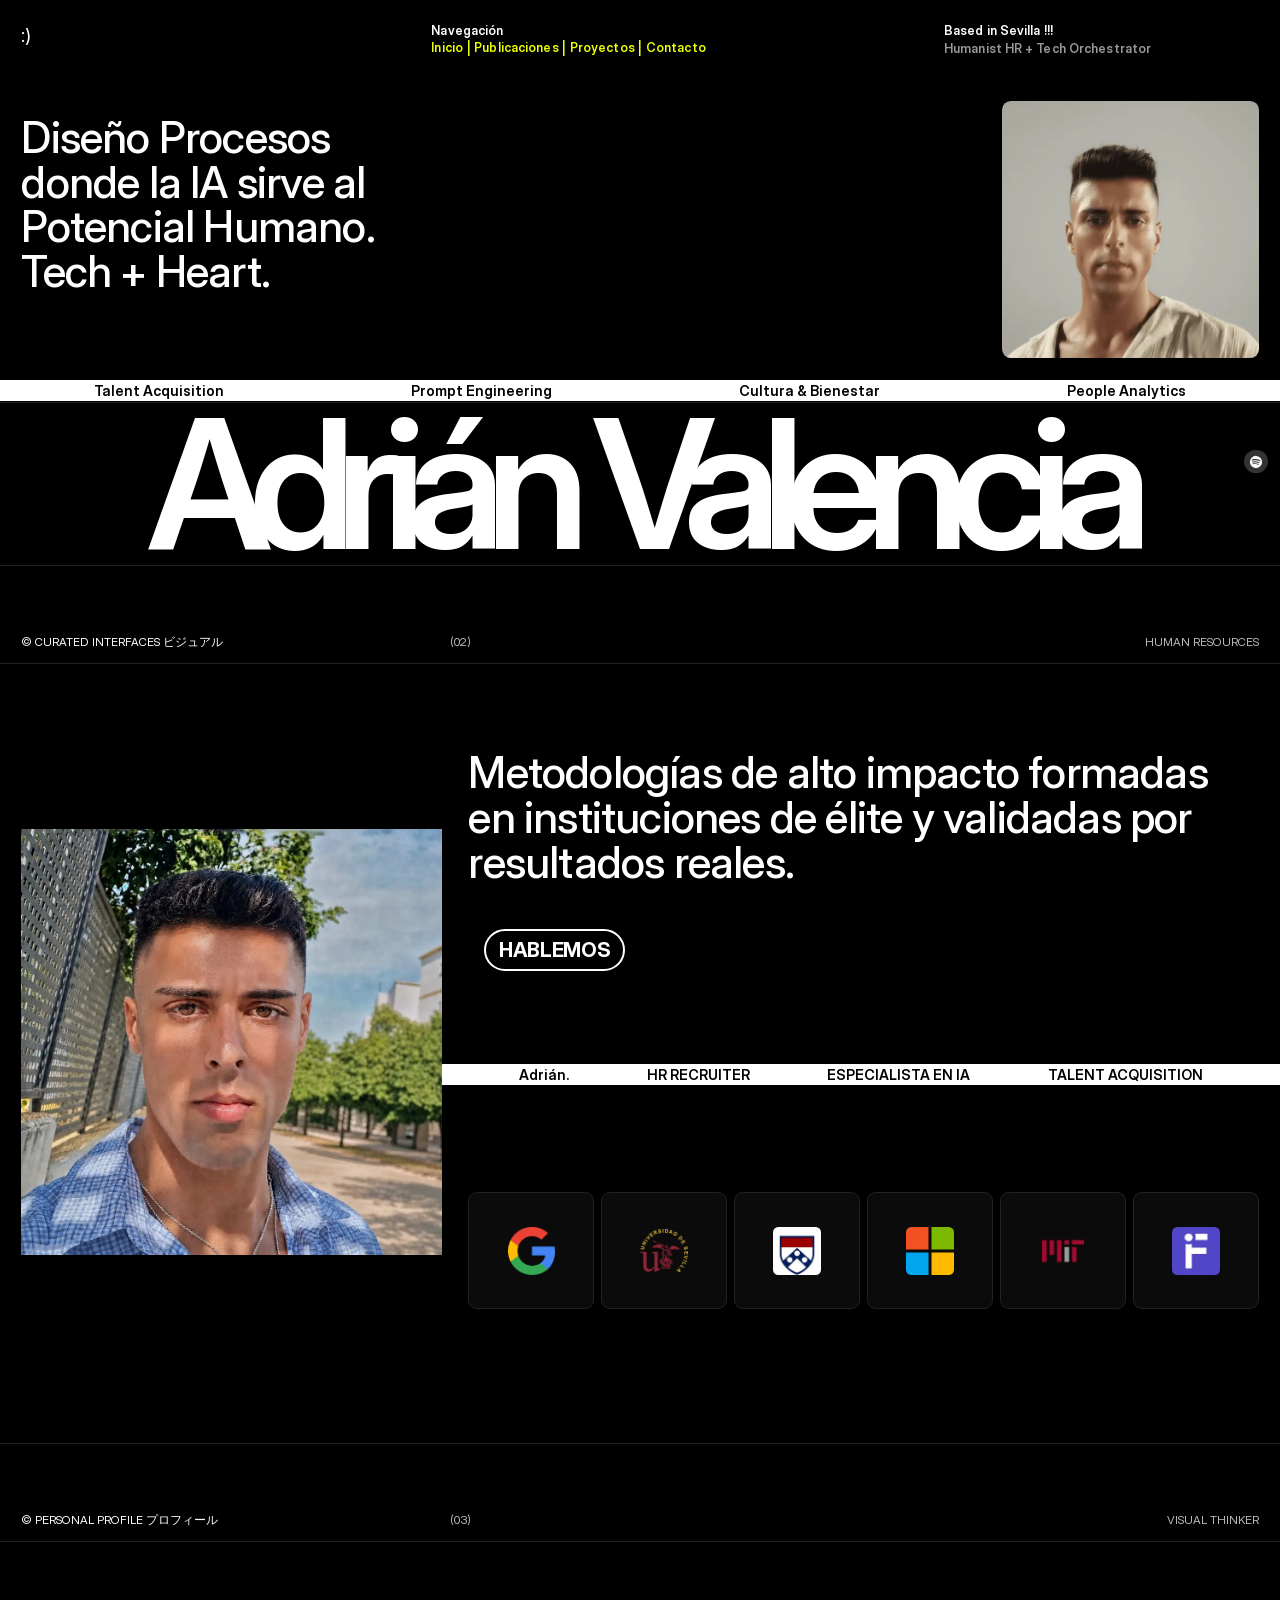
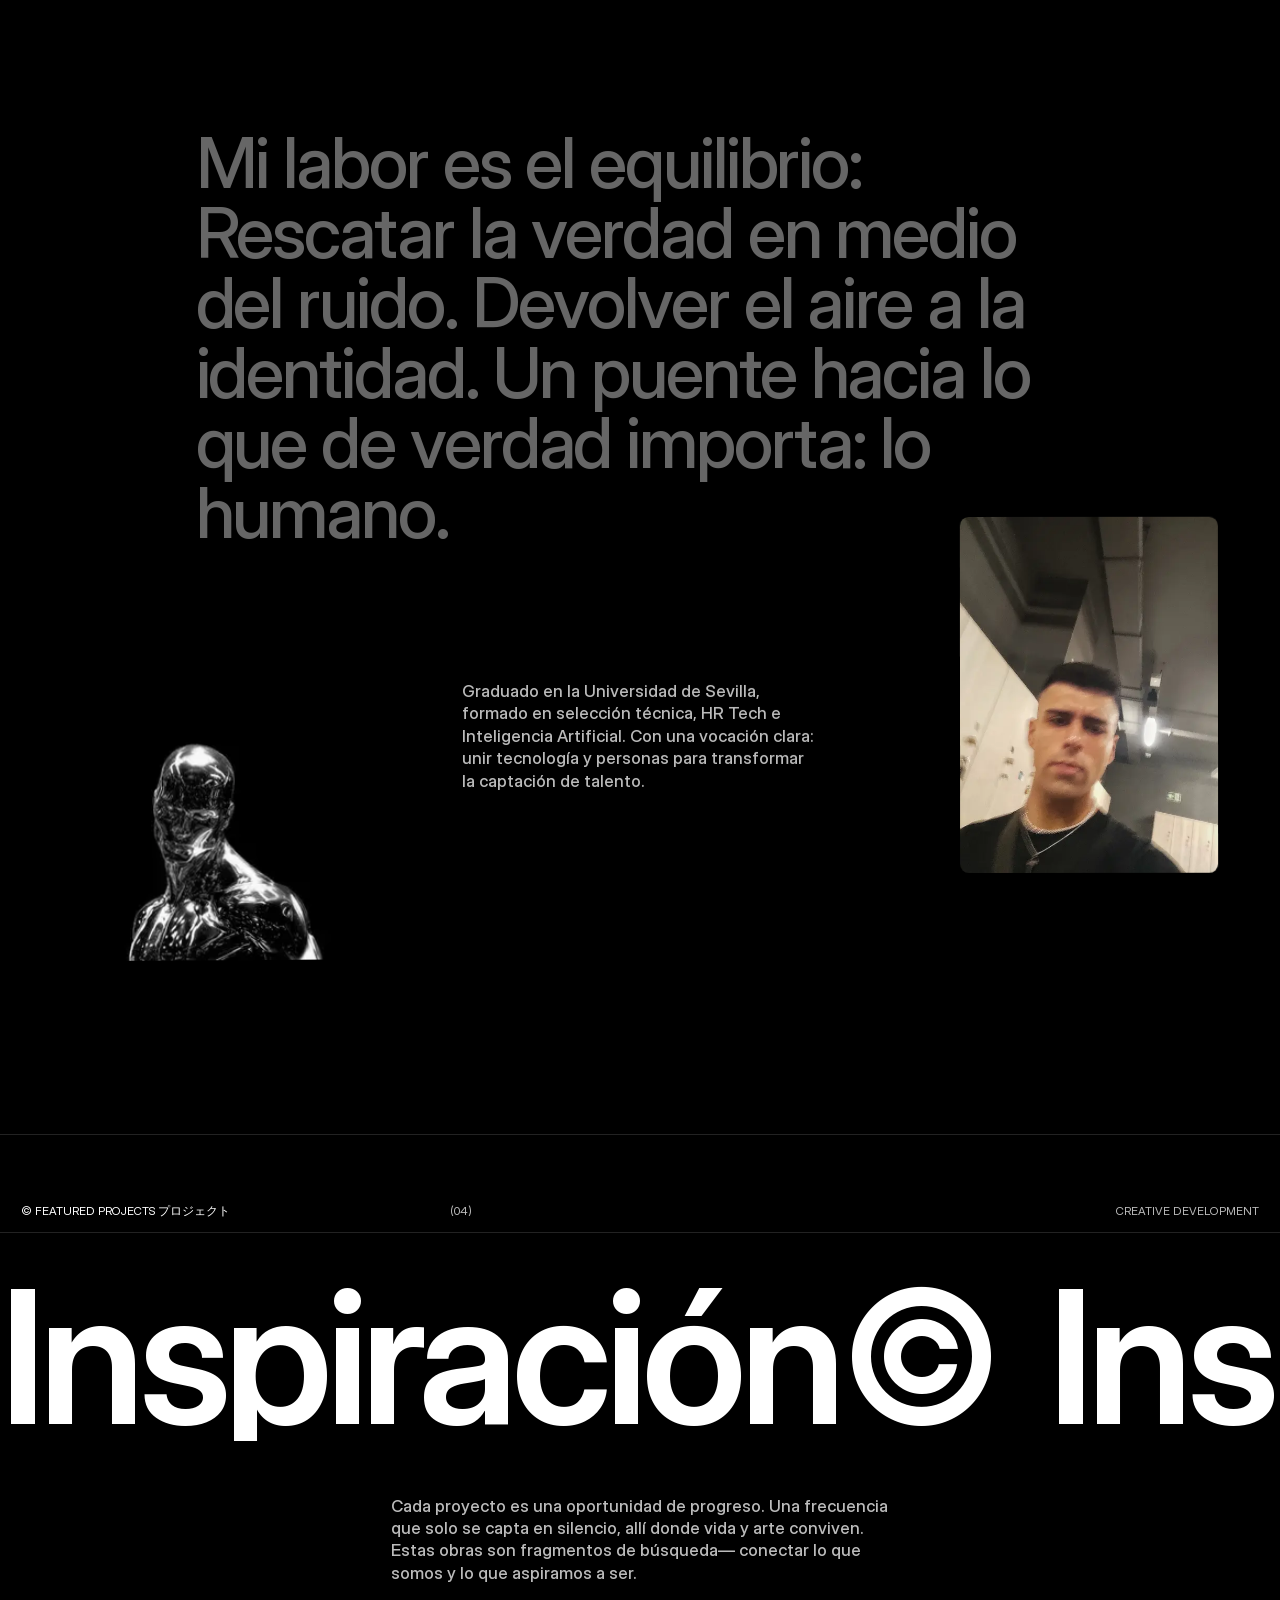
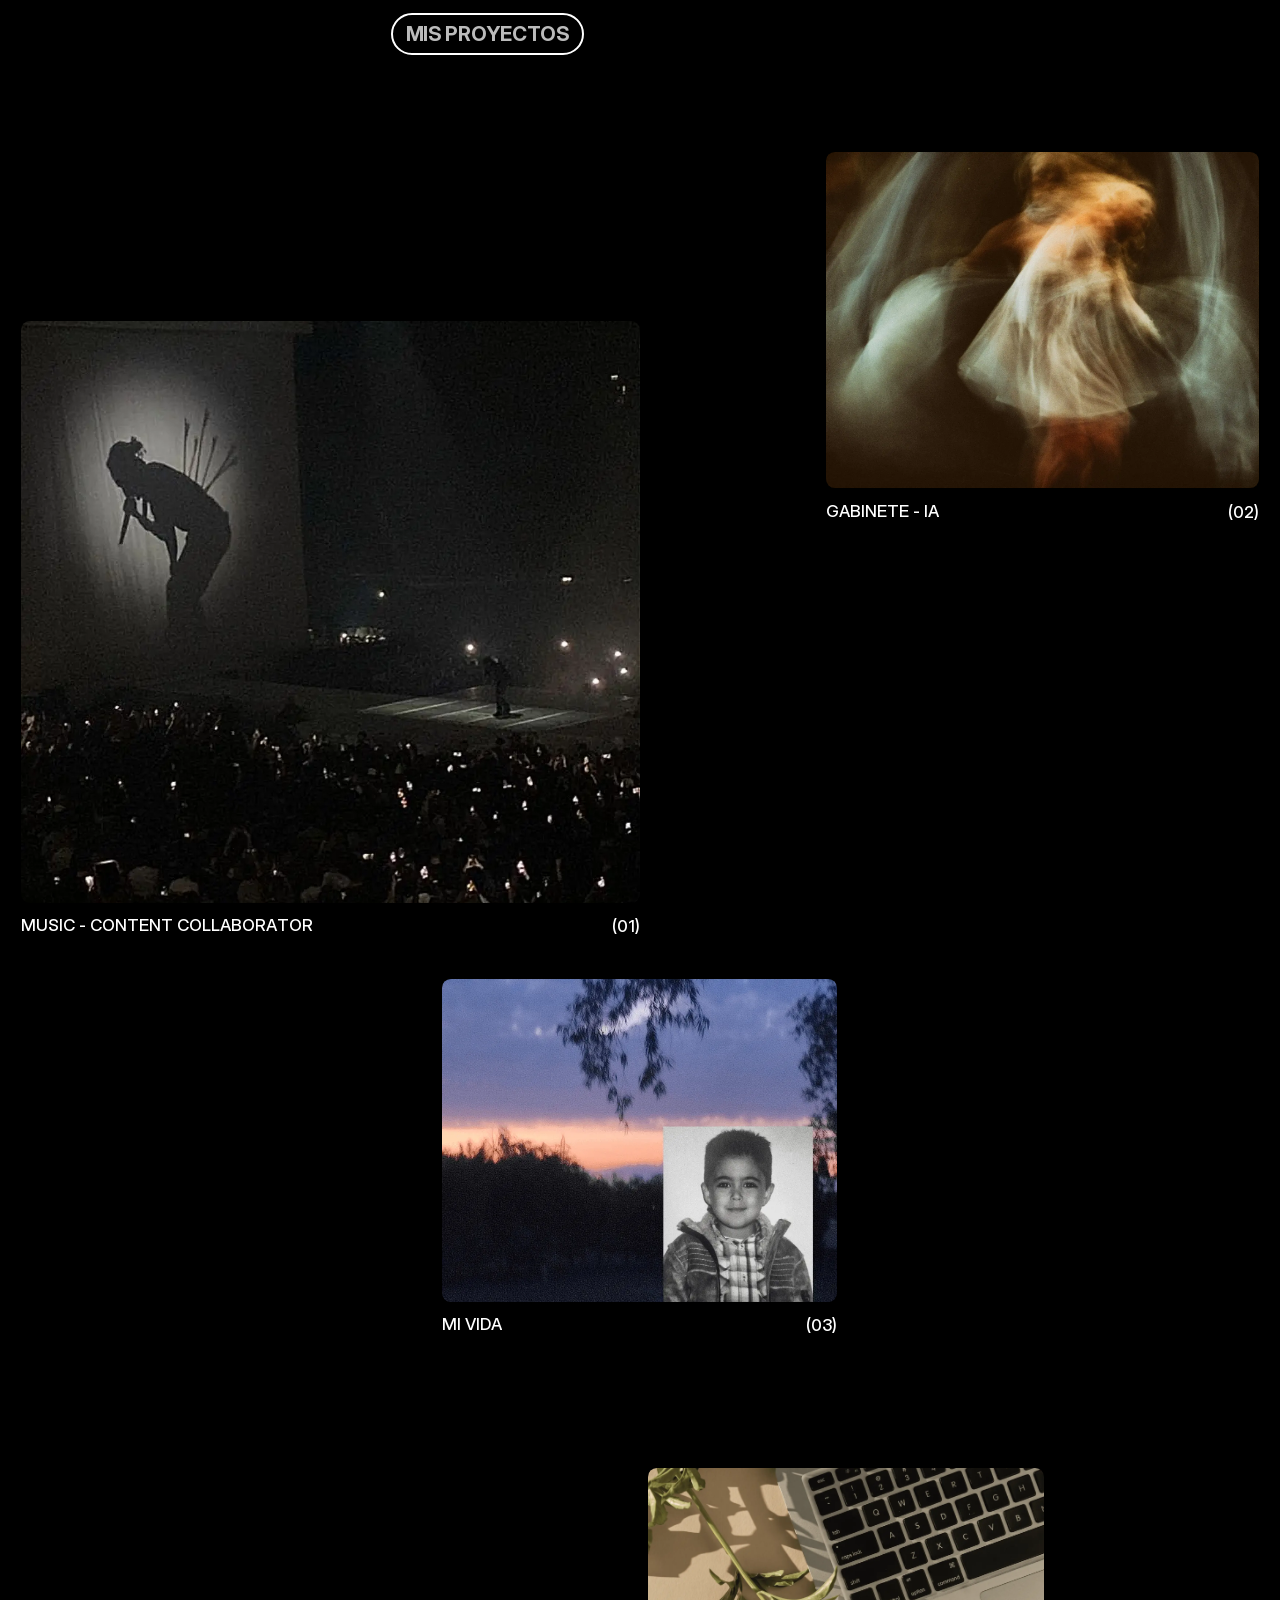
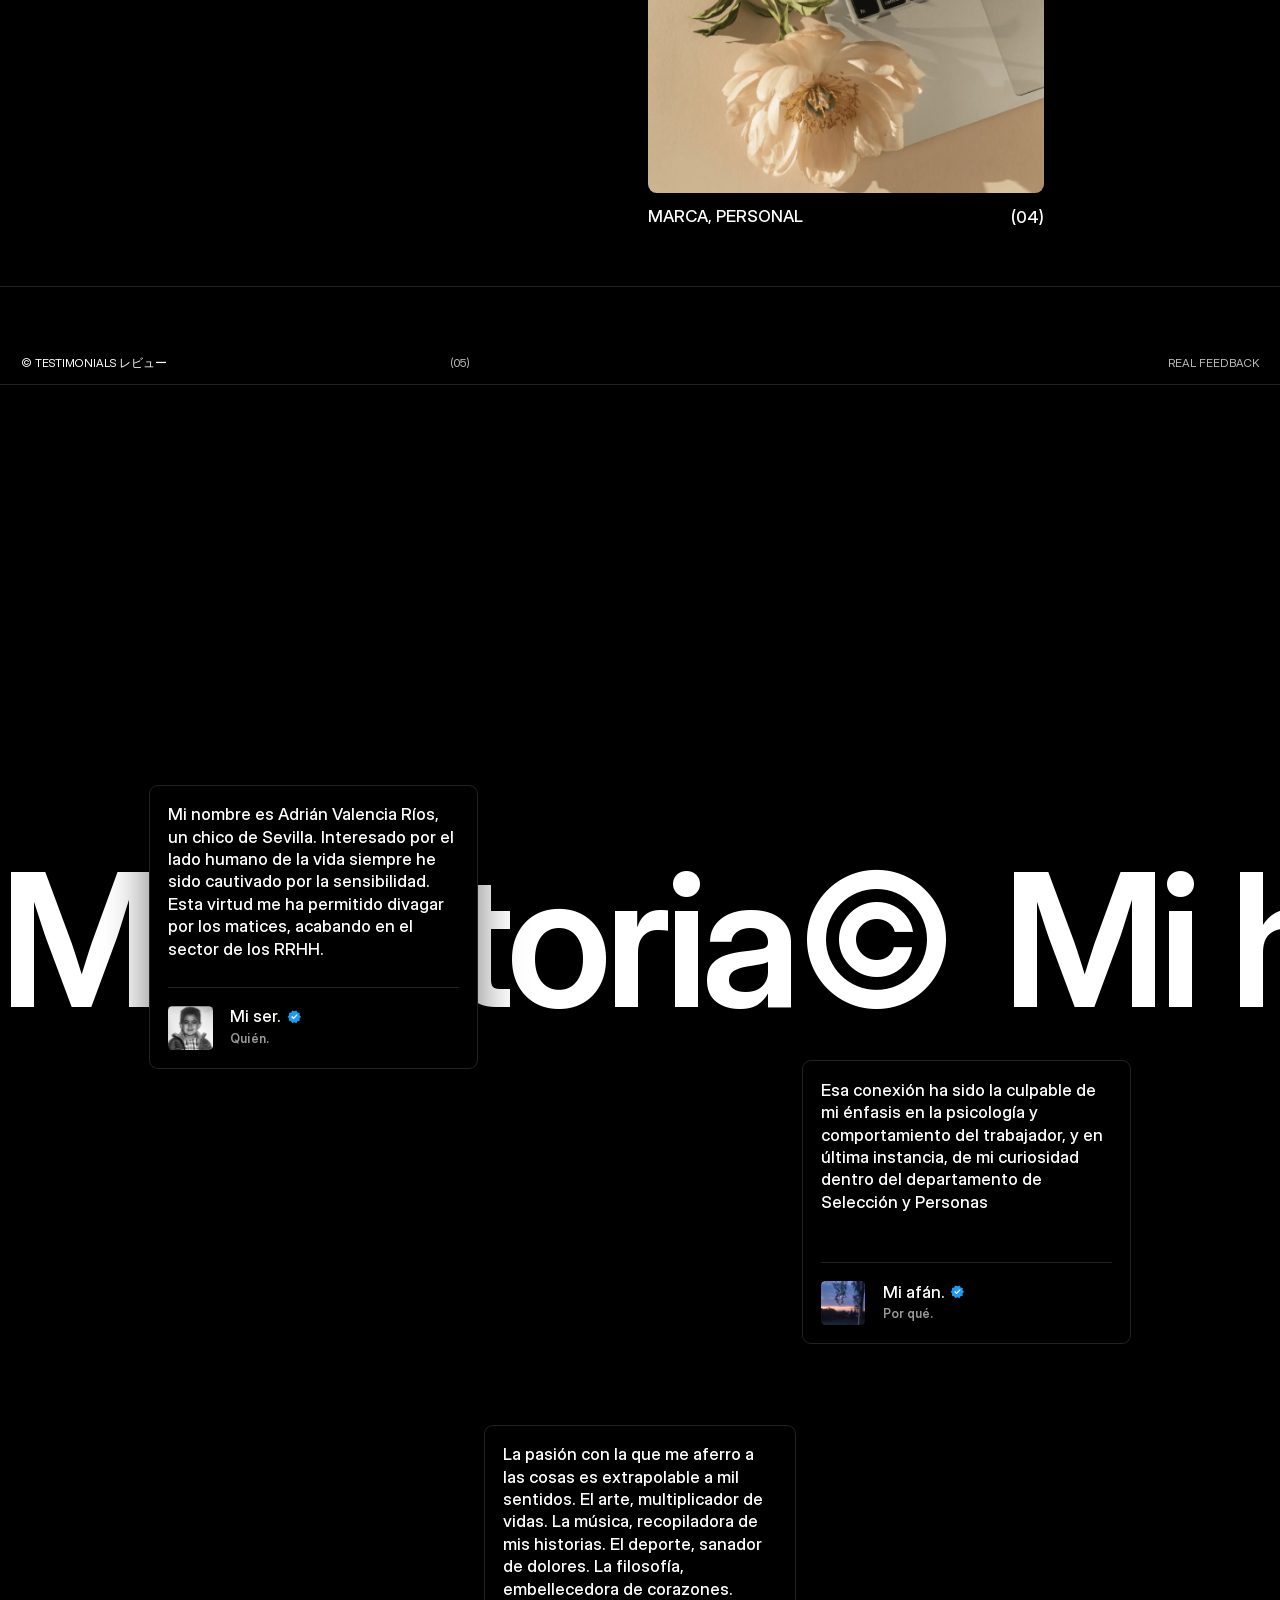
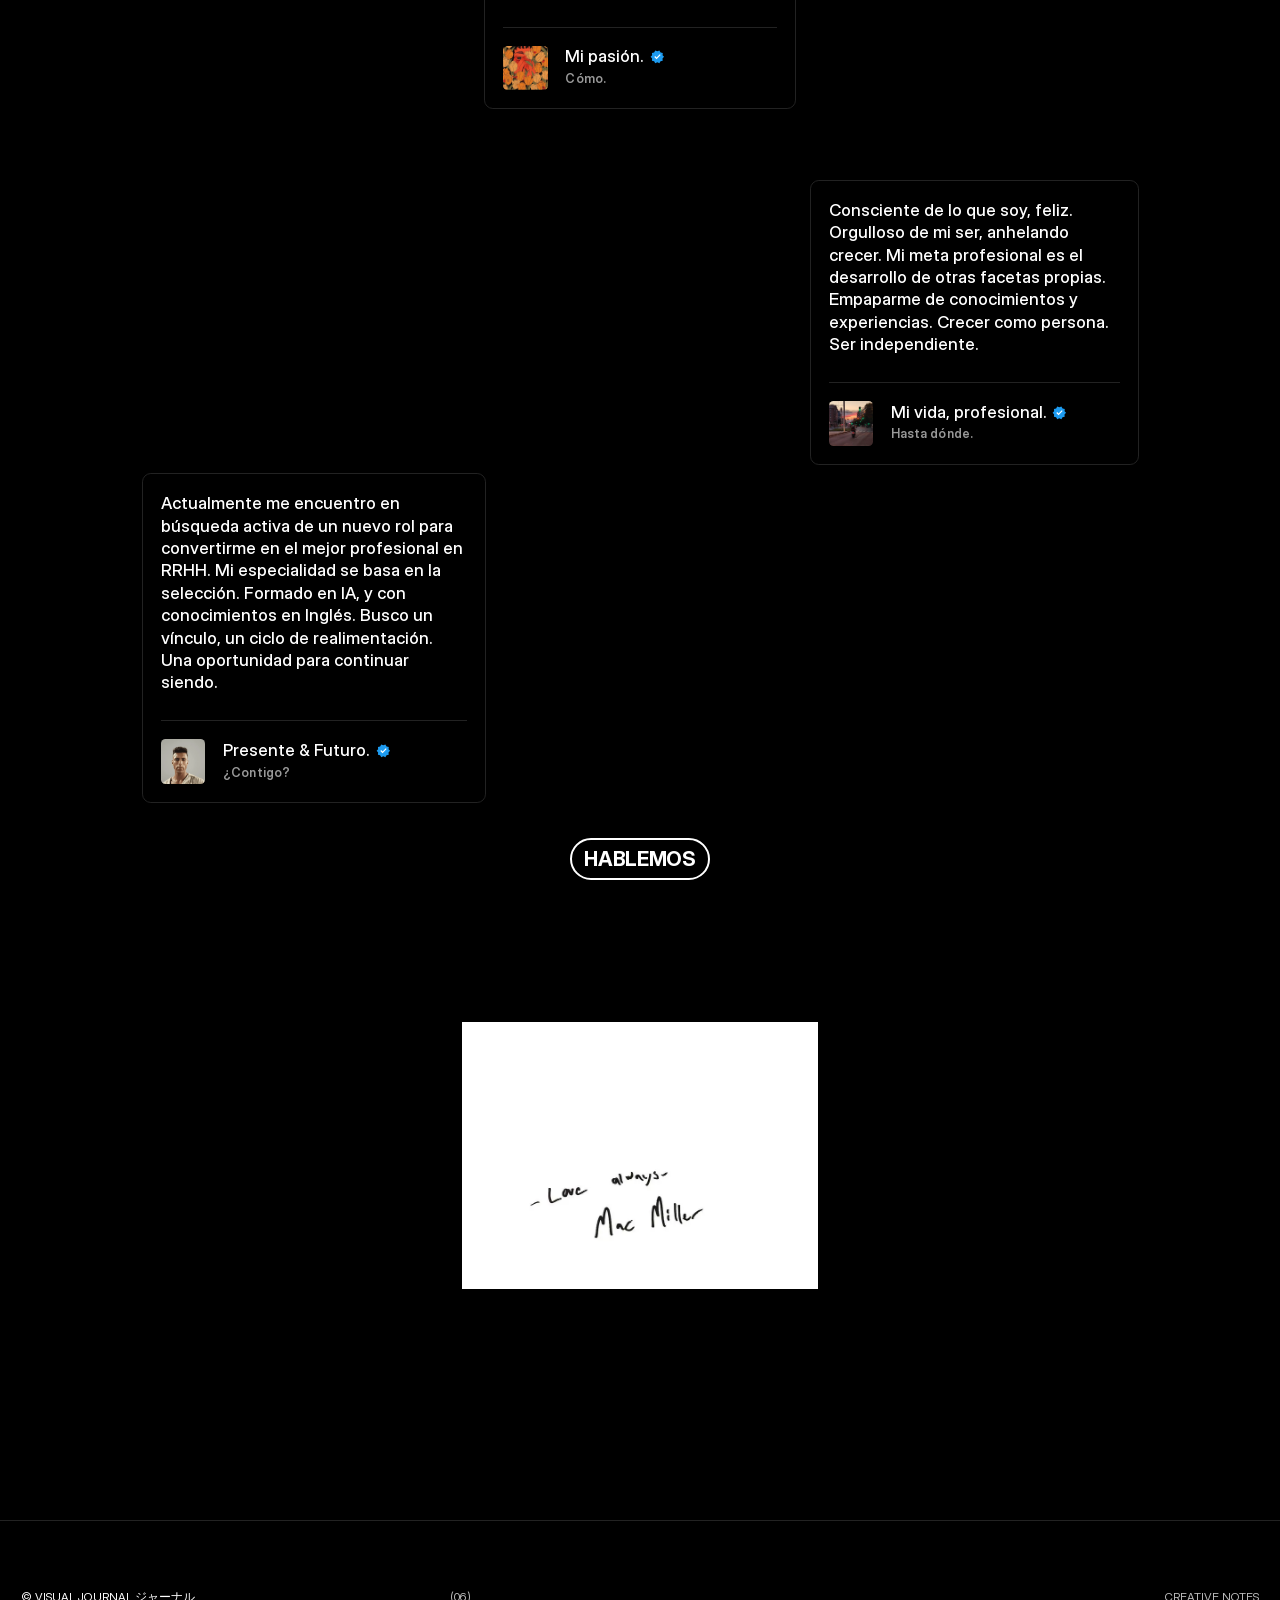
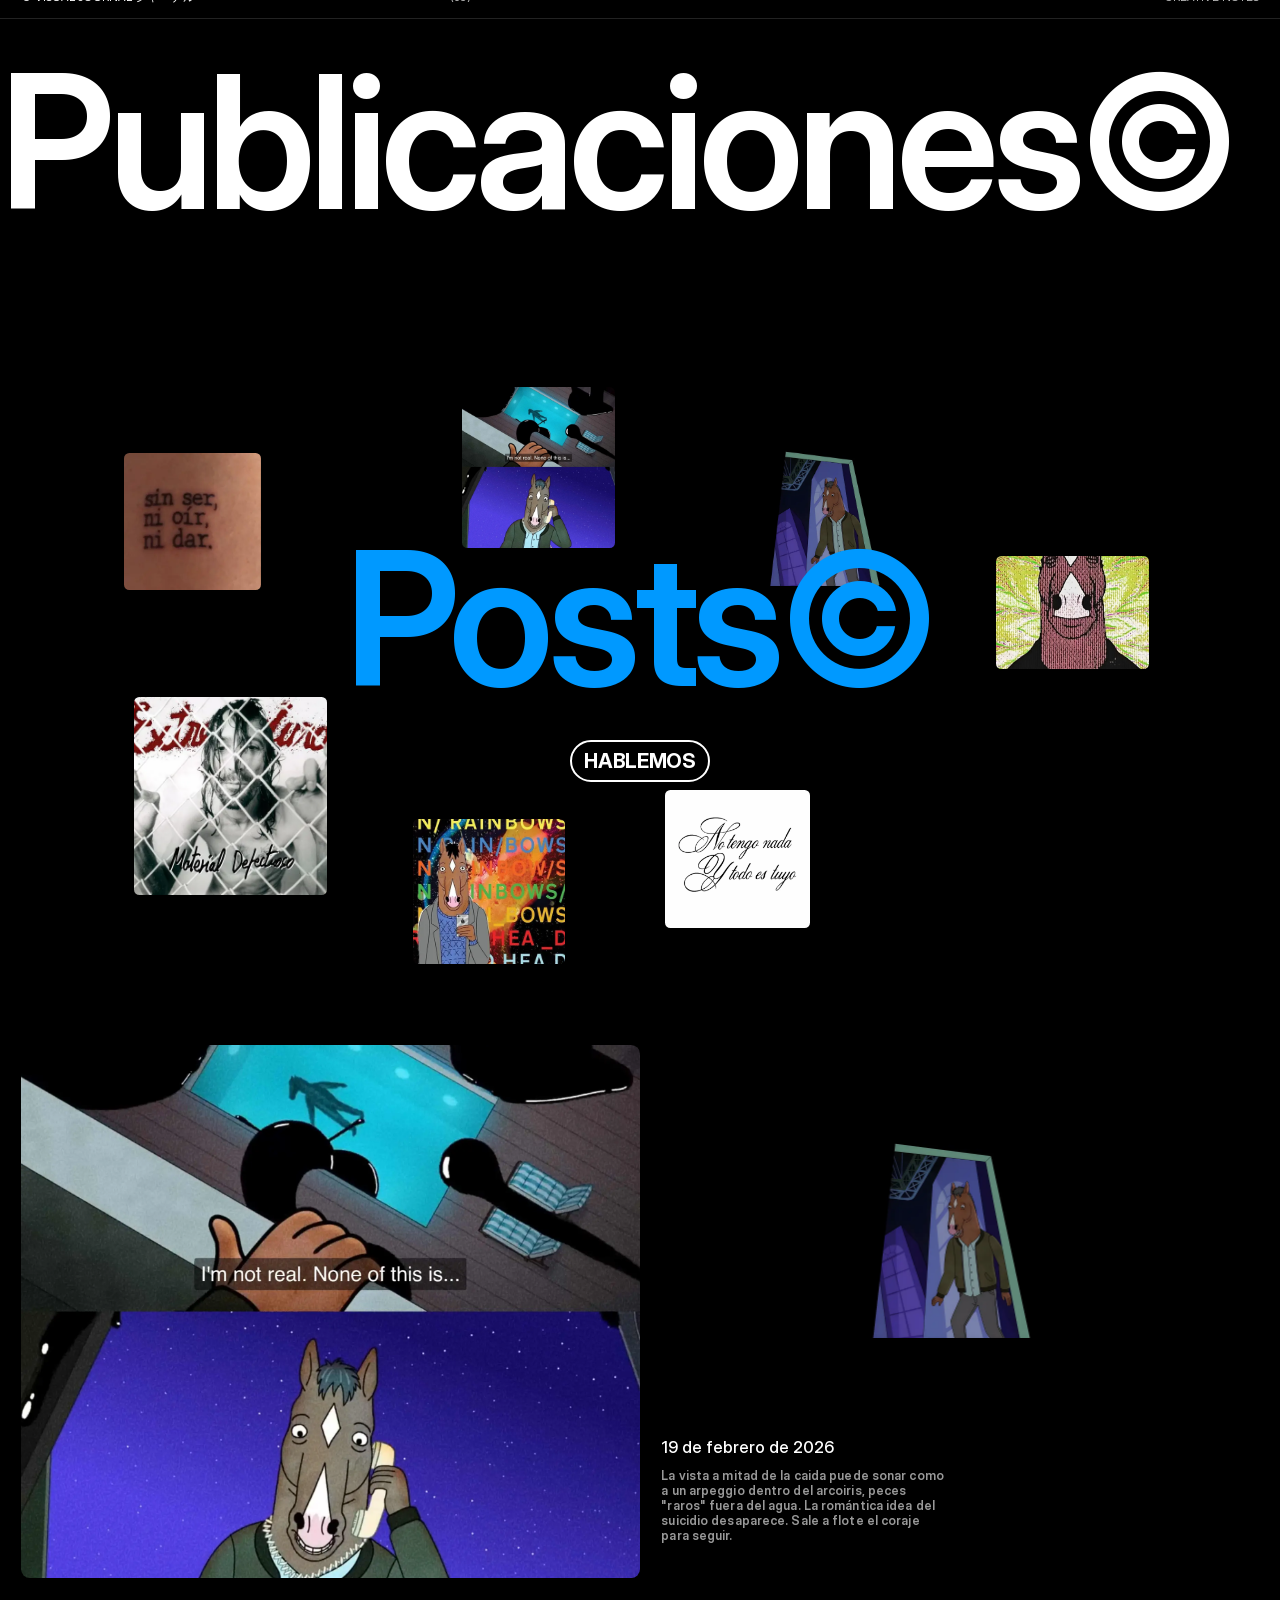
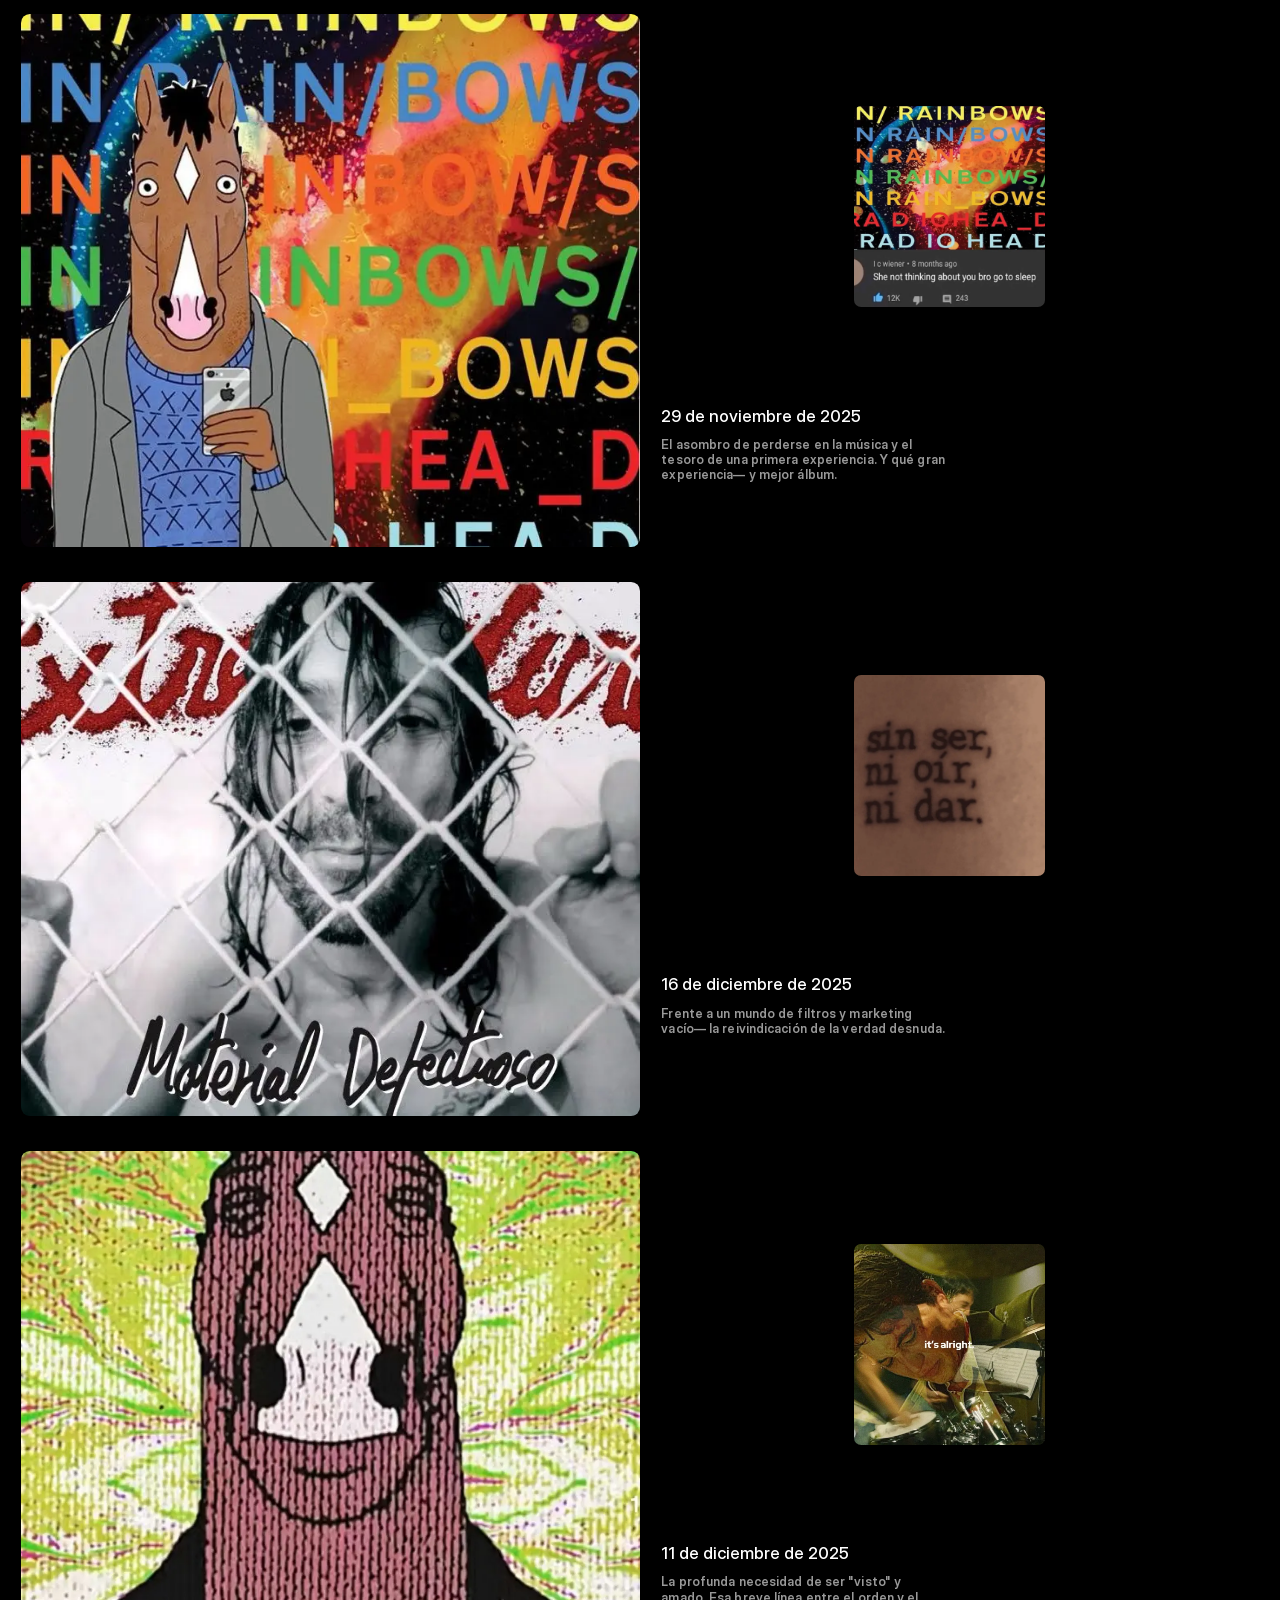
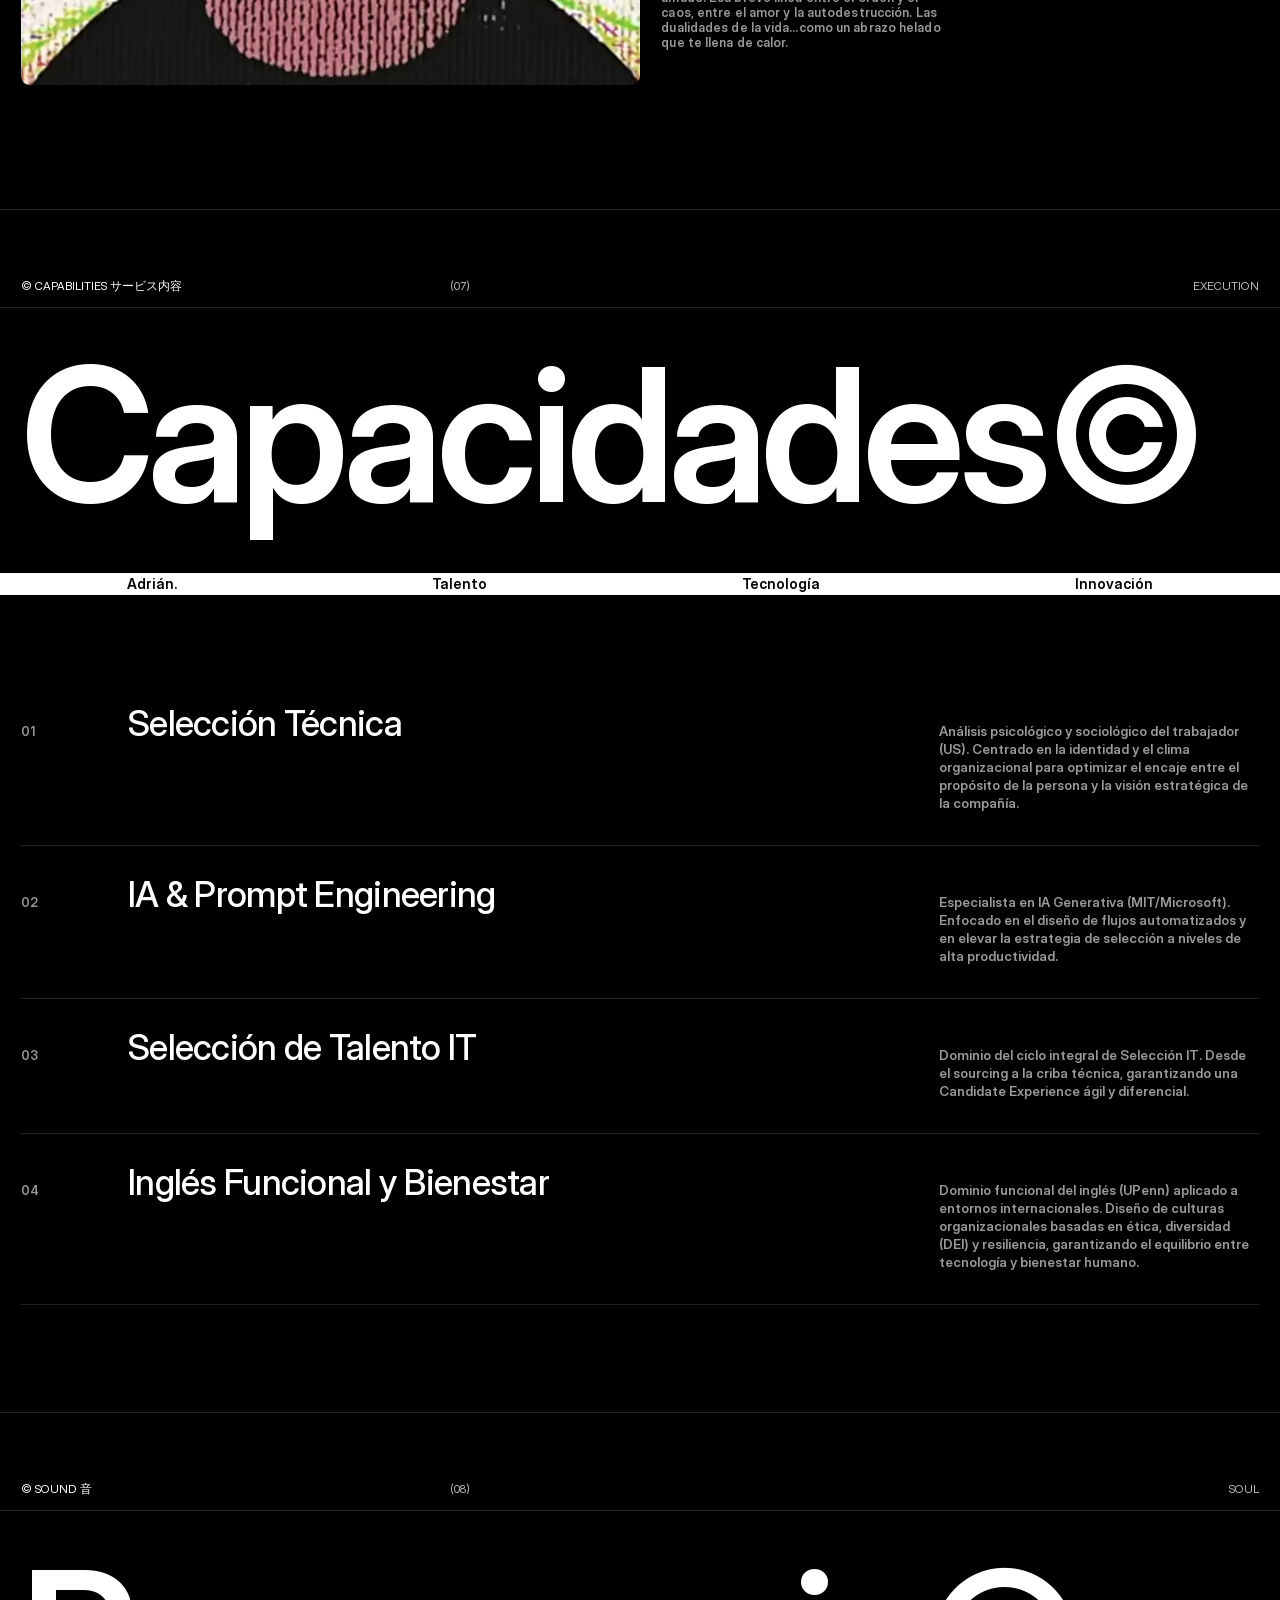
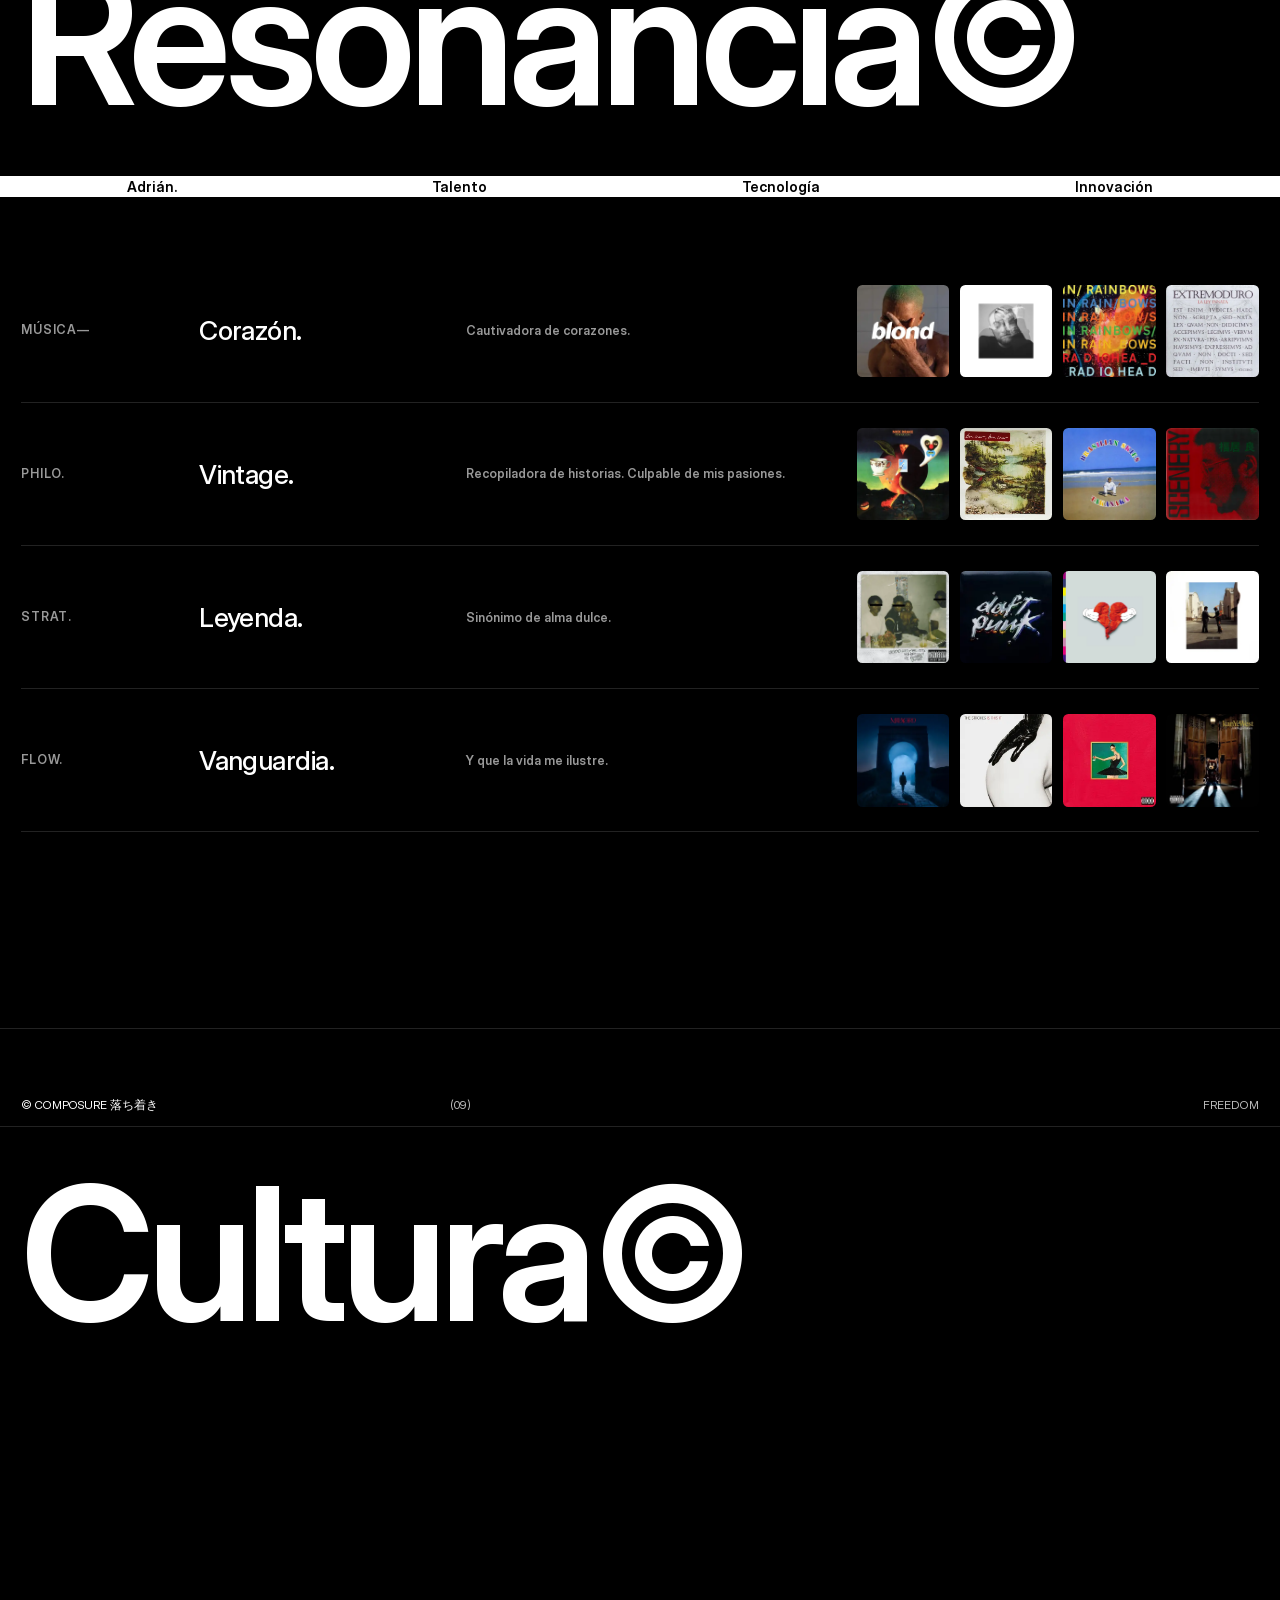
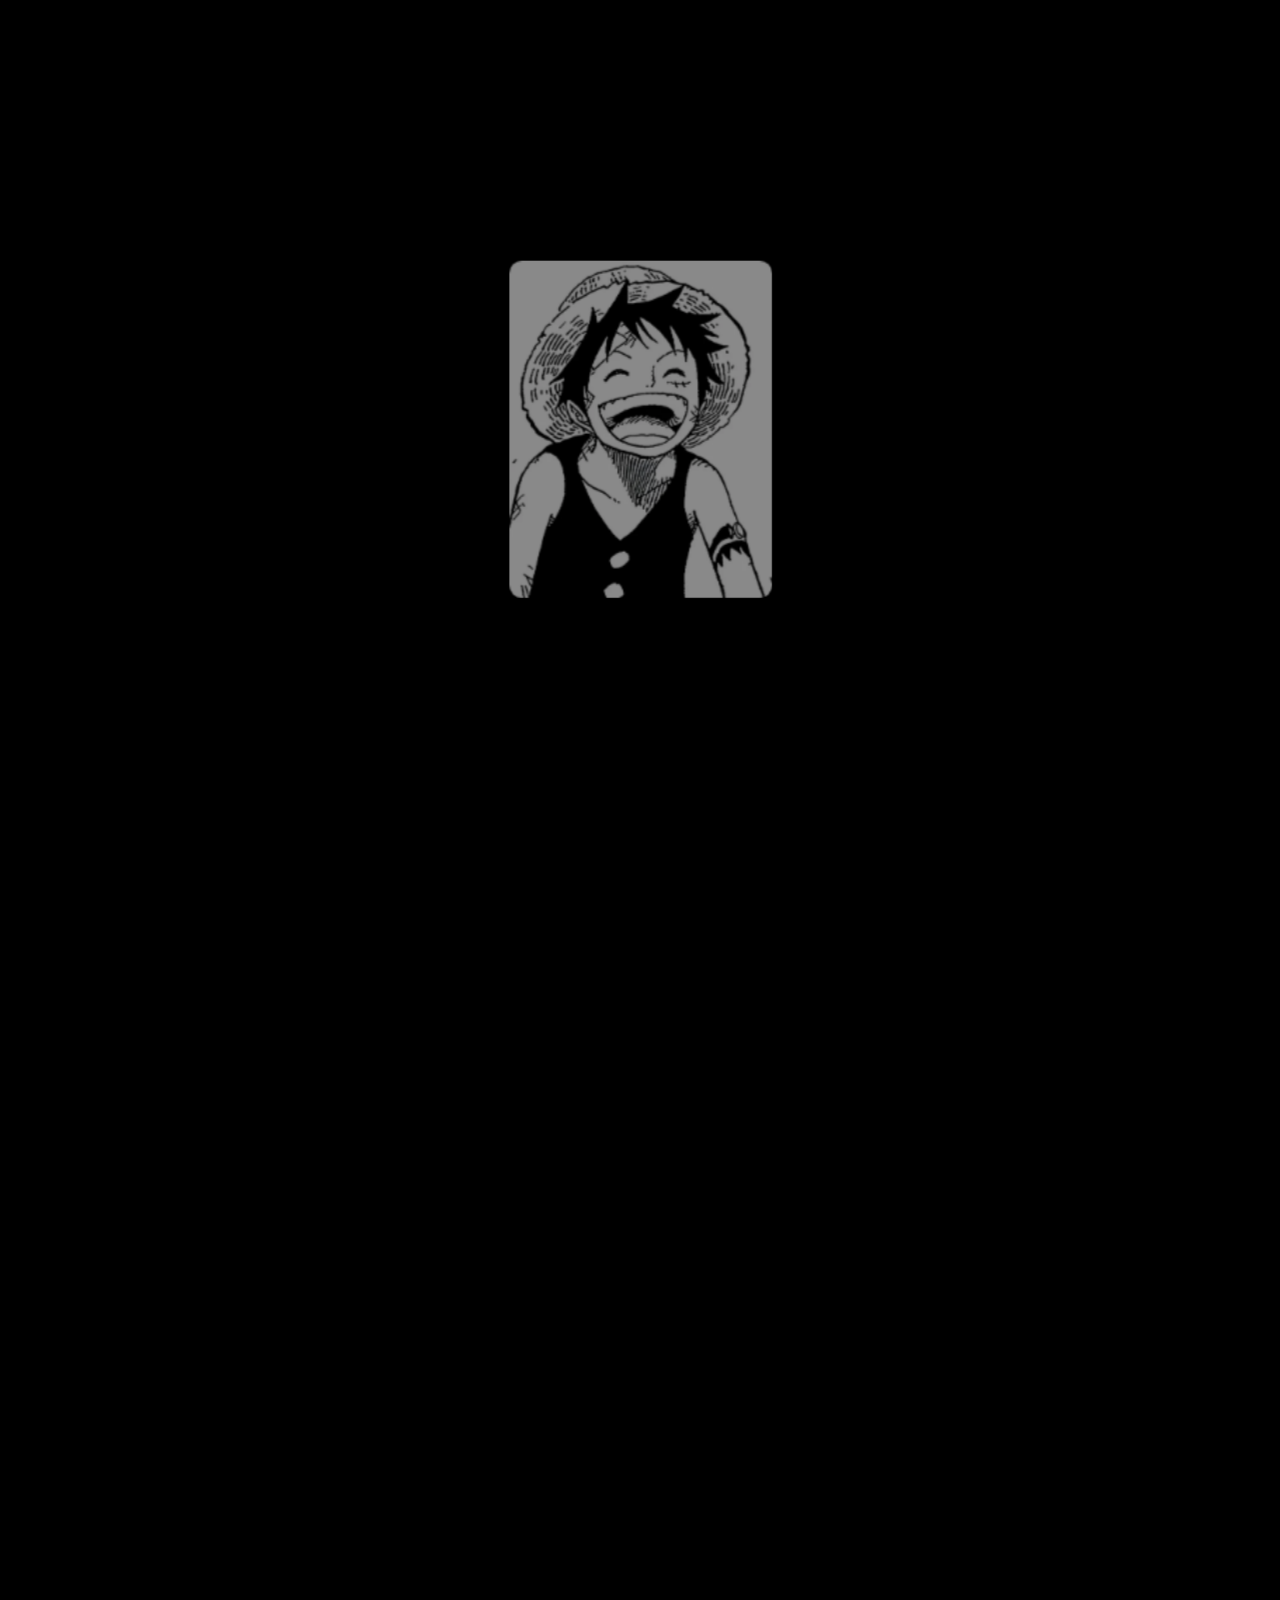
<file: index.html>
<!doctype html><html lang="es"><head><meta charset="utf-8"><meta name="viewport" content="width=device-width,initial-scale=1">
<title>Adrián Valencia — Recruiter</title><meta name="description" content="Una excusa para sumergirte en cultura — mi cultura."><meta name="robots" content="max-image-preview:large">
<link rel="canonical" href="https://adrianvalenciarrhh-rgb.github.io/adrianvalencia-personal/"><meta property="og:url" content="https://adrianvalenciarrhh-rgb.github.io/adrianvalencia-personal/"><meta property="og:type" content="website"><meta property="og:title" content="Adrián Valencia — Recruiter"><meta property="og:description" content="Una excusa para sumergirte en cultura — mi cultura."><meta property="og:image" content="https://adrianvalenciarrhh-rgb.github.io/adrianvalencia-personal/assets/img/og.jpg">
<meta name="twitter:card" content="summary_large_image"><meta name="twitter:title" content="Adrián Valencia — Recruiter"><meta name="twitter:description" content="Una excusa para sumergirte en cultura — mi cultura."><meta name="twitter:image" content="https://adrianvalenciarrhh-rgb.github.io/adrianvalencia-personal/assets/img/og.jpg">
<link rel="icon" href="favicon.png"><link rel="apple-touch-icon" href="apple-touch-icon.png">
<link rel="preload" href="assets/fonts/InterDisplay-SemiBold.woff2" as="font" type="font/woff2" crossorigin><link rel="preload" href="assets/fonts/InterDisplay-Medium.woff2" as="font" type="font/woff2" crossorigin>
<link rel="stylesheet" href="assets/style.css"></head>
<body class="home"><div class="intro" aria-hidden="true"><p>Adrián Valencia Ríos</p></div><header class="hdr" id="top"><a class="logo" href="./#top">:)</a>
<div class="hnav"><p>Navegación</p><nav><a href="./"><span class="roll" aria-label="Inicio"><span class="r1" aria-hidden="true"><span style="--i:0">I</span><span style="--i:1">n</span><span style="--i:2">i</span><span style="--i:3">c</span><span style="--i:4">i</span><span style="--i:5">o</span></span><span class="r2" aria-hidden="true"><span style="--i:0">I</span><span style="--i:1">n</span><span style="--i:2">i</span><span style="--i:3">c</span><span style="--i:4">i</span><span style="--i:5">o</span></span></span></a><i>|</i><a href="gallery/"><span class="roll" aria-label="Publicaciones"><span class="r1" aria-hidden="true"><span style="--i:0">P</span><span style="--i:1">u</span><span style="--i:2">b</span><span style="--i:3">l</span><span style="--i:4">i</span><span style="--i:5">c</span><span style="--i:6">a</span><span style="--i:7">c</span><span style="--i:8">i</span><span style="--i:9">o</span><span style="--i:10">n</span><span style="--i:11">e</span><span style="--i:12">s</span></span><span class="r2" aria-hidden="true"><span style="--i:0">P</span><span style="--i:1">u</span><span style="--i:2">b</span><span style="--i:3">l</span><span style="--i:4">i</span><span style="--i:5">c</span><span style="--i:6">a</span><span style="--i:7">c</span><span style="--i:8">i</span><span style="--i:9">o</span><span style="--i:10">n</span><span style="--i:11">e</span><span style="--i:12">s</span></span></span></a><i>|</i><a href="work/"><span class="roll" aria-label="Proyectos"><span class="r1" aria-hidden="true"><span style="--i:0">P</span><span style="--i:1">r</span><span style="--i:2">o</span><span style="--i:3">y</span><span style="--i:4">e</span><span style="--i:5">c</span><span style="--i:6">t</span><span style="--i:7">o</span><span style="--i:8">s</span></span><span class="r2" aria-hidden="true"><span style="--i:0">P</span><span style="--i:1">r</span><span style="--i:2">o</span><span style="--i:3">y</span><span style="--i:4">e</span><span style="--i:5">c</span><span style="--i:6">t</span><span style="--i:7">o</span><span style="--i:8">s</span></span></span></a><i>|</i><a href="contact/"><span class="roll" aria-label="Contacto"><span class="r1" aria-hidden="true"><span style="--i:0">C</span><span style="--i:1">o</span><span style="--i:2">n</span><span style="--i:3">t</span><span style="--i:4">a</span><span style="--i:5">c</span><span style="--i:6">t</span><span style="--i:7">o</span></span><span class="r2" aria-hidden="true"><span style="--i:0">C</span><span style="--i:1">o</span><span style="--i:2">n</span><span style="--i:3">t</span><span style="--i:4">a</span><span style="--i:5">c</span><span style="--i:6">t</span><span style="--i:7">o</span></span></span></a></nav></div>
<div class="hloc"><p>Based in Sevilla !!!</p><p class="g">Humanist HR + Tech Orchestrator </p></div></header><main>
<section class="hero"><h1 class="h-intro" style="--s:0">Diseño Procesos<br>donde la IA sirve al<br>Potencial Humano.<br>Tech + Heart.</h1>
<button class="reel" type="button" aria-haspopup="dialog" aria-label="Ver reel en vídeo" style="--s:1"><span class="reel-in"><img class="h-portrait" src="assets/img/f2zcLYFfC8DVMVEsTlNeJDBbQ8.webp" width="532" height="532" alt="" fetchpriority="high"><span class="reel-shine" aria-hidden="true"></span></span><span class="pr" aria-hidden="true"><span class="pr-lens"></span><span class="pr-t">Play reel</span></span></button>
<div style="--s:2" class="band move"><div class="band-t"><p>Talent Acquisition</p><p>Prompt Engineering</p><p>Cultura &amp; Bienestar</p><p>People Analytics</p></div><div class="band-t" aria-hidden="true"><p>Talent Acquisition</p><p>Prompt Engineering</p><p>Cultura &amp; Bienestar</p><p>People Analytics</p></div></div>
<h2 class="h-name" style="--s:3">Adrián Valencia</h2></section>
<section class="sec s02"><div class="lbl"><h6>© Curated Interfaces ビジュアル</h6><h6 class="g n">(02)</h6><h6 class="g r">Human Resources</h6></div>
<div class="s02-in"><div class="s02-l"><img class="" src="assets/img/adrian-s02.webp" width="1000" height="1000" alt="Adrián Valencia" loading="lazy" decoding="async"></div>
<div class="s02-r"><h3>Metodologías de alto impacto formadas en instituciones de élite y validadas por resultados reales. </h3><div><a class="pill" href="contact/"><span class="roll" aria-label="Hablemos"><span class="r1" aria-hidden="true"><span style="--i:0">H</span><span style="--i:1">a</span><span style="--i:2">b</span><span style="--i:3">l</span><span style="--i:4">e</span><span style="--i:5">m</span><span style="--i:6">o</span><span style="--i:7">s</span></span><span class="r2" aria-hidden="true"><span style="--i:0">H</span><span style="--i:1">a</span><span style="--i:2">b</span><span style="--i:3">l</span><span style="--i:4">e</span><span style="--i:5">m</span><span style="--i:6">o</span><span style="--i:7">s</span></span></span></a></div>
<div class="band"><div class="band-t"><p>Adrián.</p><p>HR RECRUITER</p><p>ESPECIALISTA EN IA</p><p>TALENT ACQUISITION</p></div></div>
<div class="logos"><div class="logo-c"><img class="" src="assets/img/sB4mWaKBzJARJ2z5B9fPd63ouMA.webp" width="400" height="409" alt="" loading="lazy" decoding="async"></div><div class="logo-c"><img class="" src="assets/img/UwXXeTD0i5BLISQ3IlYd7IhdJA.webp" width="400" height="354" alt="" loading="lazy" decoding="async"></div><div class="logo-c"><img class="" src="assets/img/SDFOPzmODNMksmZ6IBkWfu7cFQk.webp" width="400" height="400" alt="" loading="lazy" decoding="async"></div><div class="logo-c"><img class="" src="assets/img/VExLmkfQ0STj9wHkA0y0xwPYA8.webp" width="32" height="32" alt="" loading="lazy" decoding="async"></div><div class="logo-c"><img class="" src="assets/img/RDSijExzwT7vgtNXq1OBjVJnHbQ.webp" width="400" height="400" alt="" loading="lazy" decoding="async"></div><div class="logo-c"><img class="" src="assets/img/FT33ezr3NbcEekloK4Zn9Ps5A.webp" width="200" height="200" alt="" loading="lazy" decoding="async"></div></div></div></div></section>
<section class="sec s03"><div class="lbl" data-reveal><h6>© Personal Profile プロフィール</h6><h6 class="g n">(03)</h6><h6 class="g r">Visual Thinker</h6></div>
<p class="creveal">Mi labor es el equilibrio: Rescatar la verdad en medio del ruido. Devolver el aire a la identidad. Un puente hacia lo que de verdad importa: lo humano.</p>
<div class="s03-b"><div class="s03-i1" data-drift="-.14"><img class="" src="assets/img/4A35Qu0QVWM7RSJeXyO1RFyD0w.webp" width="560" height="315" alt="" loading="lazy" decoding="async"></div><div class="s03-p" data-drift=".05"><p>Graduado en la Universidad de Sevilla, formado en selección técnica, HR Tech e Inteligencia Artificial. Con una vocación clara: unir tecnología y personas para transformar la captación de talento.</p></div><div class="s03-i2" data-drift=".2"><img class="" src="assets/img/UvmrgGJ5VjkHzuHCGmqR7i20GSw.webp" width="520" height="679" alt="Adrián Valencia" loading="lazy" decoding="async"></div></div></section>
<section class="sec s04"><div class="lbl" data-reveal><h6>© Featured Projects プロジェクト</h6><h6 class="g n">(04)</h6><h6 class="g r">Creative Development</h6></div>
<div class="mq " style="--d:40s"><div class="mq-t"><h2 class="big">Inspiración©</h2><h2 class="big">Inspiración©</h2><h2 class="big">Inspiración©</h2><h2 class="big">Inspiración©</h2></div><div class="mq-t" aria-hidden="true"><h2 class="big">Inspiración©</h2><h2 class="big">Inspiración©</h2><h2 class="big">Inspiración©</h2><h2 class="big">Inspiración©</h2></div></div>
<div class="s04-intro" data-reveal><p>Cada proyecto es una oportunidad de progreso. Una frecuencia que solo se capta en silencio, allí donde vida y arte conviven. Estas obras son fragmentos de búsqueda— conectar lo que somos y lo que aspiramos a ser. </p><div><a class="pill" href="work/"><span class="roll" aria-label="Mis Proyectos"><span class="r1" aria-hidden="true"><span style="--i:0">M</span><span style="--i:1">i</span><span style="--i:2">s</span><span style="--i:3">&nbsp;</span><span style="--i:4">P</span><span style="--i:5">r</span><span style="--i:6">o</span><span style="--i:7">y</span><span style="--i:8">e</span><span style="--i:9">c</span><span style="--i:10">t</span><span style="--i:11">o</span><span style="--i:12">s</span></span><span class="r2" aria-hidden="true"><span style="--i:0">M</span><span style="--i:1">i</span><span style="--i:2">s</span><span style="--i:3">&nbsp;</span><span style="--i:4">P</span><span style="--i:5">r</span><span style="--i:6">o</span><span style="--i:7">y</span><span style="--i:8">e</span><span style="--i:9">c</span><span style="--i:10">t</span><span style="--i:11">o</span><span style="--i:12">s</span></span></span></a></div></div>
<div class="fp"><a class="pcard fp2" href="work/tech/" style="" data-reveal><div class="pimg"><img class="" src="assets/img/pzBCK7EzQOhAOUapUbzq2Aykno.webp" width="1800" height="1205" alt="GABINETE - IA" loading="lazy" decoding="async"><span class="pcat"><span>TECH</span><span>Ver proyecto →</span></span></div><div class="pcap"><span class="pt"><span class="roll" aria-label="GABINETE - IA"><span class="r1" aria-hidden="true"><span style="--i:0">G</span><span style="--i:1">A</span><span style="--i:2">B</span><span style="--i:3">I</span><span style="--i:4">N</span><span style="--i:5">E</span><span style="--i:6">T</span><span style="--i:7">E</span><span style="--i:8">&nbsp;</span><span style="--i:9">-</span><span style="--i:10">&nbsp;</span><span style="--i:11">I</span><span style="--i:12">A</span></span><span class="r2" aria-hidden="true"><span style="--i:0">G</span><span style="--i:1">A</span><span style="--i:2">B</span><span style="--i:3">I</span><span style="--i:4">N</span><span style="--i:5">E</span><span style="--i:6">T</span><span style="--i:7">E</span><span style="--i:8">&nbsp;</span><span style="--i:9">-</span><span style="--i:10">&nbsp;</span><span style="--i:11">I</span><span style="--i:12">A</span></span></span></span><span>(02)</span></div></a><a class="pcard fp1" href="work/sonido/" style="" data-reveal><div class="pimg"><img class="" src="assets/img/GQ3zAV5yrIJ0saoqXYPlfkbZd0M.webp" width="988" height="1509" alt="MUSIC - CONTENT COLLABORATOR" loading="lazy" decoding="async"><span class="pcat"><span>SONIDO</span><span>Ver proyecto →</span></span></div><div class="pcap"><span class="pt"><span class="roll" aria-label="MUSIC - CONTENT COLLABORATOR"><span class="r1" aria-hidden="true"><span style="--i:0">M</span><span style="--i:1">U</span><span style="--i:2">S</span><span style="--i:3">I</span><span style="--i:4">C</span><span style="--i:5">&nbsp;</span><span style="--i:6">-</span><span style="--i:7">&nbsp;</span><span style="--i:8">C</span><span style="--i:9">O</span><span style="--i:10">N</span><span style="--i:11">T</span><span style="--i:12">E</span><span style="--i:13">N</span><span style="--i:14">T</span><span style="--i:15">&nbsp;</span><span style="--i:16">C</span><span style="--i:17">O</span><span style="--i:18">L</span><span style="--i:19">L</span><span style="--i:20">A</span><span style="--i:21">B</span><span style="--i:22">O</span><span style="--i:23">R</span><span style="--i:24">A</span><span style="--i:25">T</span><span style="--i:26">O</span><span style="--i:27">R</span></span><span class="r2" aria-hidden="true"><span style="--i:0">M</span><span style="--i:1">U</span><span style="--i:2">S</span><span style="--i:3">I</span><span style="--i:4">C</span><span style="--i:5">&nbsp;</span><span style="--i:6">-</span><span style="--i:7">&nbsp;</span><span style="--i:8">C</span><span style="--i:9">O</span><span style="--i:10">N</span><span style="--i:11">T</span><span style="--i:12">E</span><span style="--i:13">N</span><span style="--i:14">T</span><span style="--i:15">&nbsp;</span><span style="--i:16">C</span><span style="--i:17">O</span><span style="--i:18">L</span><span style="--i:19">L</span><span style="--i:20">A</span><span style="--i:21">B</span><span style="--i:22">O</span><span style="--i:23">R</span><span style="--i:24">A</span><span style="--i:25">T</span><span style="--i:26">O</span><span style="--i:27">R</span></span></span></span><span>(01)</span></div></a><a class="pcard fp3" href="work/mi-vida/" style="" data-reveal><div class="pimg"><img class="" src="assets/img/JCHJjIOxZ172hEiC6nJxh6B8.webp" width="1080" height="1468" alt="MI VIDA" loading="lazy" decoding="async"><span class="pcat"><span>FILOSOFÍA</span><span>Ver proyecto →</span></span></div><div class="pcap"><span class="pt"><span class="roll" aria-label="MI VIDA"><span class="r1" aria-hidden="true"><span style="--i:0">M</span><span style="--i:1">I</span><span style="--i:2">&nbsp;</span><span style="--i:3">V</span><span style="--i:4">I</span><span style="--i:5">D</span><span style="--i:6">A</span></span><span class="r2" aria-hidden="true"><span style="--i:0">M</span><span style="--i:1">I</span><span style="--i:2">&nbsp;</span><span style="--i:3">V</span><span style="--i:4">I</span><span style="--i:5">D</span><span style="--i:6">A</span></span></span></span><span>(03)</span></div></a><a class="pcard fp4" href="work/personas/" style="" data-reveal><div class="pimg"><img class="" src="assets/img/eNhVzwe79CMWAm4DuIH0MmGaqE.webp" width="1800" height="1749" alt="MARCA, PERSONAL" loading="lazy" decoding="async"><span class="pcat"><span>PERSONAS</span><span>Ver proyecto →</span></span></div><div class="pcap"><span class="pt"><span class="roll" aria-label="MARCA, PERSONAL"><span class="r1" aria-hidden="true"><span style="--i:0">M</span><span style="--i:1">A</span><span style="--i:2">R</span><span style="--i:3">C</span><span style="--i:4">A</span><span style="--i:5">,</span><span style="--i:6">&nbsp;</span><span style="--i:7">P</span><span style="--i:8">E</span><span style="--i:9">R</span><span style="--i:10">S</span><span style="--i:11">O</span><span style="--i:12">N</span><span style="--i:13">A</span><span style="--i:14">L</span></span><span class="r2" aria-hidden="true"><span style="--i:0">M</span><span style="--i:1">A</span><span style="--i:2">R</span><span style="--i:3">C</span><span style="--i:4">A</span><span style="--i:5">,</span><span style="--i:6">&nbsp;</span><span style="--i:7">P</span><span style="--i:8">E</span><span style="--i:9">R</span><span style="--i:10">S</span><span style="--i:11">O</span><span style="--i:12">N</span><span style="--i:13">A</span><span style="--i:14">L</span></span></span></span><span>(04)</span></div></a></div></section>
<section class="sec s05"><div class="lbl" data-reveal><h6>© Testimonials レビュー</h6><h6 class="g n">(05)</h6><h6 class="g r">Real Feedback</h6></div>
<div class="s05-w"><div class="s05-stick"><div class="mq " style="--d:55s"><div class="mq-t"><h2 class="big">Mi historia©</h2><h2 class="big">Mi historia©</h2><h2 class="big">Mi historia©</h2><h2 class="big">Mi historia©</h2></div><div class="mq-t" aria-hidden="true"><h2 class="big">Mi historia©</h2><h2 class="big">Mi historia©</h2><h2 class="big">Mi historia©</h2><h2 class="big">Mi historia©</h2></div></div></div>
<div class="cards"><figure class="tcard c1" data-reveal><blockquote><p>Mi nombre es Adrián Valencia Ríos, un chico de Sevilla. Interesado por el lado humano de la vida siempre he sido cautivado por la sensibilidad. Esta virtud me ha permitido divagar por los matices, acabando en el sector de los RRHH. </p></blockquote><figcaption><img class="" src="assets/img/rvSecmGjMvGKePW85ZYALd4CY.webp" width="400" height="400" alt="" loading="lazy" decoding="async"><div><p class="tn">Mi ser. <svg class="vf" viewBox="0 0 24 24" width="15" height="15" aria-hidden="true"><path fill="#1d9bf0" d="M22.5 12.5 20.1 9.8l.3-3.6-3.5-.8L15 2.3 11.7 3.7 8.4 2.3 6.6 5.4l-3.5.8.3 3.6L1 12.5l2.4 2.7-.3 3.6 3.5.8 1.8 3.1 3.3-1.4 3.3 1.4 1.8-3.1 3.5-.8-.3-3.6z"/><path fill="#fff" d="m10.5 16.2-3.6-3.6 1.4-1.4 2.2 2.2 5.1-5.1 1.4 1.4z"/></svg></p><p class="ts">Quién.</p></div></figcaption></figure><figure class="tcard c2" data-reveal><blockquote><p>Esa conexión ha sido la culpable de mi énfasis en la psicología y comportamiento del trabajador, y en última instancia, de mi curiosidad dentro del departamento de Selección y Personas</p></blockquote><figcaption><img class="" src="assets/img/zBtjaxA6E3jP6MoEzA5Cp3U.webp" width="400" height="533" alt="" loading="lazy" decoding="async"><div><p class="tn">Mi afán. <svg class="vf" viewBox="0 0 24 24" width="15" height="15" aria-hidden="true"><path fill="#1d9bf0" d="M22.5 12.5 20.1 9.8l.3-3.6-3.5-.8L15 2.3 11.7 3.7 8.4 2.3 6.6 5.4l-3.5.8.3 3.6L1 12.5l2.4 2.7-.3 3.6 3.5.8 1.8 3.1 3.3-1.4 3.3 1.4 1.8-3.1 3.5-.8-.3-3.6z"/><path fill="#fff" d="m10.5 16.2-3.6-3.6 1.4-1.4 2.2 2.2 5.1-5.1 1.4 1.4z"/></svg></p><p class="ts">Por qué.</p></div></figcaption></figure><figure class="tcard c3" data-reveal><blockquote><p>La pasión con la que me aferro a las cosas es extrapolable a mil sentidos. El arte, multiplicador de vidas. La música, recopiladora de mis historias. El deporte, sanador de dolores. La filosofía, embellecedora de corazones.</p></blockquote><figcaption><img class="" src="assets/img/uk7YcNyTATmYhGaEUvWbBvFqOtA.webp" width="400" height="889" alt="" loading="lazy" decoding="async"><div><p class="tn">Mi pasión. <svg class="vf" viewBox="0 0 24 24" width="15" height="15" aria-hidden="true"><path fill="#1d9bf0" d="M22.5 12.5 20.1 9.8l.3-3.6-3.5-.8L15 2.3 11.7 3.7 8.4 2.3 6.6 5.4l-3.5.8.3 3.6L1 12.5l2.4 2.7-.3 3.6 3.5.8 1.8 3.1 3.3-1.4 3.3 1.4 1.8-3.1 3.5-.8-.3-3.6z"/><path fill="#fff" d="m10.5 16.2-3.6-3.6 1.4-1.4 2.2 2.2 5.1-5.1 1.4 1.4z"/></svg></p><p class="ts">Cómo.</p></div></figcaption></figure><figure class="tcard c4" data-reveal><blockquote><p>Consciente de lo que soy, feliz. Orgulloso de mi ser, anhelando crecer. Mi meta profesional es el desarrollo de otras facetas propias. Empaparme de conocimientos y experiencias. Crecer como persona. Ser independiente.</p></blockquote><figcaption><img class="" src="assets/img/dLQK1LdDjyF4odACdUQUshIb0.webp" width="400" height="889" alt="" loading="lazy" decoding="async"><div><p class="tn">Mi vida, profesional. <svg class="vf" viewBox="0 0 24 24" width="15" height="15" aria-hidden="true"><path fill="#1d9bf0" d="M22.5 12.5 20.1 9.8l.3-3.6-3.5-.8L15 2.3 11.7 3.7 8.4 2.3 6.6 5.4l-3.5.8.3 3.6L1 12.5l2.4 2.7-.3 3.6 3.5.8 1.8 3.1 3.3-1.4 3.3 1.4 1.8-3.1 3.5-.8-.3-3.6z"/><path fill="#fff" d="m10.5 16.2-3.6-3.6 1.4-1.4 2.2 2.2 5.1-5.1 1.4 1.4z"/></svg></p><p class="ts">Hasta dónde.</p></div></figcaption></figure><figure class="tcard c5" data-reveal><blockquote><p>Actualmente me encuentro en búsqueda activa de un nuevo rol para convertirme en el mejor profesional en RRHH.  Mi especialidad se basa en la selección. Formado en IA, y con conocimientos en Inglés. Busco un vínculo, un ciclo de realimentación. Una oportunidad para continuar siendo.</p></blockquote><figcaption><img class="" src="assets/img/f2zcLYFfC8DVMVEsTlNeJDBbQ8.webp" width="532" height="532" alt="" loading="lazy" decoding="async"><div><p class="tn">Presente &amp; Futuro. <svg class="vf" viewBox="0 0 24 24" width="15" height="15" aria-hidden="true"><path fill="#1d9bf0" d="M22.5 12.5 20.1 9.8l.3-3.6-3.5-.8L15 2.3 11.7 3.7 8.4 2.3 6.6 5.4l-3.5.8.3 3.6L1 12.5l2.4 2.7-.3 3.6 3.5.8 1.8 3.1 3.3-1.4 3.3 1.4 1.8-3.1 3.5-.8-.3-3.6z"/><path fill="#fff" d="m10.5 16.2-3.6-3.6 1.4-1.4 2.2 2.2 5.1-5.1 1.4 1.4z"/></svg></p><p class="ts">¿Contigo?</p></div></figcaption></figure></div></div>
<div class="s05-b"><a class="pill" href="contact/"><span class="roll" aria-label="Hablemos"><span class="r1" aria-hidden="true"><span style="--i:0">H</span><span style="--i:1">a</span><span style="--i:2">b</span><span style="--i:3">l</span><span style="--i:4">e</span><span style="--i:5">m</span><span style="--i:6">o</span><span style="--i:7">s</span></span><span class="r2" aria-hidden="true"><span style="--i:0">H</span><span style="--i:1">a</span><span style="--i:2">b</span><span style="--i:3">l</span><span style="--i:4">e</span><span style="--i:5">m</span><span style="--i:6">o</span><span style="--i:7">s</span></span></span></a></div>
<div class="s05-note" data-reveal><img class="" src="assets/img/6KAeMxjdPUvoYn9jimsGMQxQSXI.webp" width="800" height="609" alt="Love always, Mac Miller" loading="lazy" decoding="async"></div></section>
<section class="sec s06"><div class="lbl" data-reveal><h6>© Visual Journal ジャーナル</h6><h6 class="g n">(06)</h6><h6 class="g r">Creative Notes</h6></div><div class="mq " style="--d:40s"><div class="mq-t"><h2 class="big">Publicaciones©</h2><h2 class="big">Publicaciones©</h2><h2 class="big">Publicaciones©</h2><h2 class="big">Publicaciones©</h2></div><div class="mq-t" aria-hidden="true"><h2 class="big">Publicaciones©</h2><h2 class="big">Publicaciones©</h2><h2 class="big">Publicaciones©</h2><h2 class="big">Publicaciones©</h2></div></div><div class="posts"><a class="pi" style="--x:520;--y:56;--w:172;--h:181;--k:0" href="https://www.instagram.com/p/DU7A2dEkZJT/?utm_source=ig_web_copy_link&igsh=MzRlODBiNWFlZA==" target="_blank" rel="noopener"><img class="" src="assets/img/ZeFPhY9CE552aV3BEoDKkxN5yUk.webp" width="1800" height="2401" alt="Publicación" loading="lazy" decoding="async"></a><a class="pi" style="--x:861;--y:123;--w:131;--h:157;--k:1" href="https://www.instagram.com/p/DU7A2dEkZJT/?utm_source=ig_web_copy_link&igsh=MzRlODBiNWFlZA==" target="_blank" rel="noopener"><img class="" src="assets/img/8eoTIiXtMn8WHwNzILXuotuB4fw.webp" width="1400" height="806" alt="Publicación" loading="lazy" decoding="async"></a><a class="pi" style="--x:139;--y:130;--w:155;--h:154;--k:2" href="https://www.instagram.com/p/DSV0WeQkWV-/?igsh=eXpkejhyYWY1emo0" target="_blank" rel="noopener"><img class="" src="assets/img/RW3xrsftCzEIV4FRv4pliqkgZa0.webp" width="400" height="400" alt="Publicación" loading="lazy" decoding="async"></a><a class="pi" style="--x:1120;--y:246;--w:173;--h:127;--k:3" href="https://www.instagram.com/p/DSGmKsaEa4_/?igsh=Y3NjNDMwdGo4cW1t" target="_blank" rel="noopener"><img class="" src="assets/img/CCKaFSMrflDO9xFSCxQyUkkUYY.webp" width="1080" height="1344" alt="Publicación" loading="lazy" decoding="async"></a><a class="pi" style="--x:151;--y:405;--w:217;--h:222;--k:4" href="https://www.instagram.com/p/DSV0WeQkWV-/?igsh=eXpkejhyYWY1emo0" target="_blank" rel="noopener"><img class="" src="assets/img/m6osoWNqu7WWi769Di0Dfgo23U.webp" width="434" height="434" alt="Publicación" loading="lazy" decoding="async"></a><div class="pi" style="--x:1027;--y:505;--w:165;--h:164;--k:5"><video class="" src="assets/media/tWVc8fP78CN4KdCUEIVohiQYOM8.mp4" autoplay muted loop playsinline style=""></video></div><a class="pi" style="--x:748;--y:509;--w:163;--h:156;--k:6" href="https://www.instagram.com/p/DRoAtxAkeO-/?igsh=NWwwanVsNjhtc3Nt" target="_blank" rel="noopener"><img class="" src="assets/img/NOWXlXUPlrpi8lo87IAxwn9A.webp" width="1024" height="1024" alt="Publicación" loading="lazy" decoding="async"></a><a class="pi" style="--x:465;--y:542;--w:171;--h:163;--k:7" href="https://www.instagram.com/p/DRoAtxAkeO-/?igsh=NWwwanVsNjhtc3Nt" target="_blank" rel="noopener"><img class="" src="assets/img/ZZyqpemwkPVH5qzAxTusAIdlC6w.webp" width="400" height="400" alt="Publicación" loading="lazy" decoding="async"></a>
<a class="posts-t" href="https://www.instagram.com/weloveurban" target="_blank" rel="noopener">Posts©</a><div class="posts-b"><a class="pill" href="contact/"><span class="roll" aria-label="Hablemos"><span class="r1" aria-hidden="true"><span style="--i:0">H</span><span style="--i:1">a</span><span style="--i:2">b</span><span style="--i:3">l</span><span style="--i:4">e</span><span style="--i:5">m</span><span style="--i:6">o</span><span style="--i:7">s</span></span><span class="r2" aria-hidden="true"><span style="--i:0">H</span><span style="--i:1">a</span><span style="--i:2">b</span><span style="--i:3">l</span><span style="--i:4">e</span><span style="--i:5">m</span><span style="--i:6">o</span><span style="--i:7">s</span></span></span></a></div></div><div class="alist"><a class="arow" data-reveal href="article/bojack-weird-fishes/"><div class="ab"><img class="" src="assets/img/ZeFPhY9CE552aV3BEoDKkxN5yUk.webp" width="1800" height="2401" alt="19 de febrero de 2026" loading="lazy" decoding="async"></div><div class="ar"><div class="as"><img class="" src="assets/img/8eoTIiXtMn8WHwNzILXuotuB4fw.webp" width="1400" height="806" alt="" loading="lazy" decoding="async"></div><div class="at"><p class="ad">19 de febrero de 2026</p><div class="ae"><p>La vista a mitad de la caida puede sonar como a un arpeggio dentro del arcoiris, peces "raros" fuera del agua. La romántica idea del suicidio desaparece. Sale a flote el coraje para seguir. </p></div></div></div></a><a class="arow" data-reveal href="article/bojack-in-rainbows/"><div class="ab"><img class="" src="assets/img/4j6scaCCxhGJSAHy5oiB2Stsfo.webp" width="759" height="757" alt="29 de noviembre de 2025" loading="lazy" decoding="async"></div><div class="ar"><div class="as"><img class="" src="assets/img/maOb7goksrWea07RJkAFTofh2g.webp" width="1080" height="1080" alt="" loading="lazy" decoding="async"></div><div class="at"><p class="ad">29 de noviembre de 2025</p><div class="ae"><p>El asombro de perderse en la música y el tesoro de una primera experiencia. Y qué gran experiencia— y mejor álbum. </p></div></div></div></a><a class="arow" data-reveal href="article/robe-extremoduro/"><div class="ab"><img class="" src="assets/img/1WIeMXRWi4fV6Cx9FLsA8TJLN9Y.webp" width="712" height="712" alt="16 de diciembre de 2025" loading="lazy" decoding="async"></div><div class="ar"><div class="as"><img class="" src="assets/img/4bPWWRKiLOZVOZgsyZxqIp4Xlqo.webp" width="774" height="840" alt="" loading="lazy" decoding="async"></div><div class="at"><p class="ad">16 de diciembre de 2025</p><div class="ae"><p>Frente a un mundo de filtros y marketing vacío— la reivindicación de la verdad desnuda. </p></div></div></div></a><a class="arow" data-reveal href="article/all-i-need-bojack/"><div class="ab"><img class="" src="assets/img/CCKaFSMrflDO9xFSCxQyUkkUYY.webp" width="1080" height="1344" alt="11 de diciembre de 2025" loading="lazy" decoding="async"></div><div class="ar"><div class="as"><img class="" src="assets/img/QWWWKiDLpAzzpo5OgZSTFhN824.webp" width="769" height="769" alt="" loading="lazy" decoding="async"></div><div class="at"><p class="ad">11 de diciembre de 2025</p><div class="ae"><p>La profunda necesidad de ser "visto" y amado. Esa breve línea entre el orden y el caos, entre el amor y la autodestrucción. Las dualidades de la vida…como un abrazo helado que te llena de calor.</p></div></div></div></a></div></section>
<section class="sec s07"><div class="lbl" data-reveal><h6>© Capabilities サービス内容</h6><h6 class="g n">(07)</h6><h6 class="g r">Execution</h6></div><h2 class="big st" data-reveal>Capacidades©</h2><div class="stband"><div class="band"><div class="band-t"><p>Adrián.</p><p>Talento</p><p>Tecnología</p><p>Innovación</p></div></div></div>
<div class="caps"><div class="cap" data-reveal><span class="num">01</span><p class="capt">Selección Técnica</p><div class="cd"><p>Análisis psicológico y sociológico del trabajador (US). Centrado en la identidad y el clima organizacional para optimizar el encaje entre el propósito de la persona y la visión estratégica de la compañía.</p></div></div><div class="cap" data-reveal><span class="num">02</span><p class="capt">IA &amp; Prompt Engineering</p><div class="cd"><p>Especialista en IA Generativa (MIT/Microsoft). Enfocado en el diseño de flujos automatizados y en elevar la estrategia de selección a niveles de alta productividad.</p></div></div><div class="cap" data-reveal><span class="num">03</span><p class="capt">Selección de Talento IT</p><div class="cd"><p>Dominio del ciclo integral de Selección IT. Desde el sourcing a la criba técnica, garantizando una Candidate Experience ágil y diferencial.</p></div></div><div class="cap" data-reveal><span class="num">04</span><p class="capt">Inglés Funcional y Bienestar</p><div class="cd"><p>Dominio funcional del inglés (UPenn) aplicado a entornos internacionales. Diseño de culturas organizacionales basadas en ética, diversidad (DEI) y resiliencia, garantizando el equilibrio entre tecnología y bienestar humano.</p></div></div></div></section>
<section class="sec s08"><div class="lbl" data-reveal><h6>© Sound 音</h6><h6 class="g n">(08)</h6><h6 class="g r">Soul</h6></div><h2 class="big st" data-reveal>Resonancia©</h2><div class="stband"><div class="band"><div class="band-t"><p>Adrián.</p><p>Talento</p><p>Tecnología</p><p>Innovación</p></div></div></div>
<div class="snd"><div class="srow" data-reveal><p>MÚSICA—</p><p>Corazón.</p><p class="g sd">Cautivadora de corazones. </p><div class="alb"><a href="https://open.spotify.com/album/3mH6qwIy9crq0I9YQbOuDf" target="_blank" rel="noopener" title="Blonde — Frank Ocean" aria-label="Blonde — Frank Ocean en Spotify (nueva pestaña)"><img class="" src="assets/img/qozy7WIynzf0CKygVjUmz46aTlM.webp" width="400" height="600" alt="" loading="lazy" decoding="async"></a><a href="https://open.spotify.com/album/5sY6UIQ32GqwMLAfSNEaXb" target="_blank" rel="noopener" title="Circles — Mac Miller" aria-label="Circles — Mac Miller en Spotify (nueva pestaña)"><img class="" src="assets/img/x6UHWPANOpPhNnoXR1mrWycS4.webp" width="400" height="400" alt="" loading="lazy" decoding="async"></a><a href="https://open.spotify.com/album/5vkqYmiPBYLaalcmjujWxK" target="_blank" rel="noopener" title="In Rainbows — Radiohead" aria-label="In Rainbows — Radiohead en Spotify (nueva pestaña)"><img class="" src="assets/img/Ea4zMaWPH5wPPF7XfRSY7eU9s.webp" width="400" height="400" alt="" loading="lazy" decoding="async"></a><a href="https://open.spotify.com/album/1GYJUlbVr5FuNU7awwMGzu" target="_blank" rel="noopener" title="La ley innata — Extremoduro" aria-label="La ley innata — Extremoduro en Spotify (nueva pestaña)"><img class="" src="assets/img/ZW3CdFZNIE2z7QBxVSZBCgCDZEw.webp" width="500" height="495" alt="" loading="lazy" decoding="async"></a></div></div><div class="srow" data-reveal><p>PHILO.</p><p>Vintage.</p><p class="g sd">Recopiladora de historias. Culpable de mis pasiones.</p><div class="alb"><a href="https://open.spotify.com/album/5mwOo1zikswhmfHvtqVSXg" target="_blank" rel="noopener" title="Pink Moon — Nick Drake" aria-label="Pink Moon — Nick Drake en Spotify (nueva pestaña)"><img class="" src="assets/img/8JMl2ej733NSK5BHLpsMs6i1yY.webp" width="400" height="400" alt="" loading="lazy" decoding="async"></a><a href="https://open.spotify.com/album/2LpfNj3vB5rOXfaawLcOBg" target="_blank" rel="noopener" title="Bon Iver, Bon Iver — Bon Iver" aria-label="Bon Iver, Bon Iver — Bon Iver en Spotify (nueva pestaña)"><img class="" src="assets/img/VrgPcUXmnAbkxwPCroi9WvfTyNE.webp" width="400" height="361" alt="" loading="lazy" decoding="async"></a><a href="https://open.spotify.com/album/0zXeZw0oFC2Db99RqlfHur" target="_blank" rel="noopener" title="Brasilian Skies — Masayoshi Takanaka" aria-label="Brasilian Skies — Masayoshi Takanaka en Spotify (nueva pestaña)"><img class="" src="assets/img/jDAy1roKX7QhnfffdoKZfsOkyA.webp" width="400" height="395" alt="" loading="lazy" decoding="async"></a><a href="https://open.spotify.com/album/5Uny0mkKiVGDat7H6SNDyS" target="_blank" rel="noopener" title="Scenery — Ryo Fukui" aria-label="Scenery — Ryo Fukui en Spotify (nueva pestaña)"><img class="" src="assets/img/t3g4hpEnCr0xDeuCdc7UtltZxnw.webp" width="400" height="400" alt="" loading="lazy" decoding="async"></a></div></div><div class="srow" data-reveal><p>STRAT.</p><p>Leyenda.</p><p class="g sd">Sinónimo de alma dulce.</p><div class="alb"><a href="https://open.spotify.com/album/748dZDqSZy6aPXKcI9H80u" target="_blank" rel="noopener" title="good kid, m.A.A.d city — Kendrick Lamar" aria-label="good kid, m.A.A.d city — Kendrick Lamar en Spotify (nueva pestaña)"><img class="" src="assets/img/qc1u8NWzviVruSQn4VBY9WpnCcU.webp" width="400" height="397" alt="" loading="lazy" decoding="async"></a><a href="https://open.spotify.com/album/5uRdvUR7xCnHmUW8n64n9y" target="_blank" rel="noopener" title="Homework — Daft Punk" aria-label="Homework — Daft Punk en Spotify (nueva pestaña)"><img class="" src="assets/img/AQZYq9gXZdtbIv08rvdDsKP80.webp" width="224" height="224" alt="" loading="lazy" decoding="async"></a><a href="https://open.spotify.com/album/5ykOQlHaE5ZRxMibfI75YW" target="_blank" rel="noopener" title="808s &amp; Heartbreak — Kanye West" aria-label="808s &amp; Heartbreak — Kanye West en Spotify (nueva pestaña)"><img class="" src="assets/img/7Qpxzcx97vWprCMMXnakvR0HxQ.webp" width="1500" height="1500" alt="" loading="lazy" decoding="async"></a><a href="https://open.spotify.com/album/0bCAjiUamIFqKJsekOYuRw" target="_blank" rel="noopener" title="Wish You Were Here — Pink Floyd" aria-label="Wish You Were Here — Pink Floyd en Spotify (nueva pestaña)"><img class="" src="assets/img/XAYuInJ9N3Cq0bdU13rjsLFgfLc.webp" width="400" height="400" alt="" loading="lazy" decoding="async"></a></div></div><div class="srow" data-reveal><p>FLOW.</p><p>Vanguardia.</p><p class="g sd">Y que la vida me ilustre.</p><div class="alb"><a href="https://open.spotify.com/album/10l2vFdB0rrIrvfNfe2MIv" target="_blank" rel="noopener" title="Milagro — DELLAFUENTE" aria-label="Milagro — DELLAFUENTE en Spotify (nueva pestaña)"><img class="" src="assets/img/CFCmyvMGkfGWE0kWEvBKtegPLdM.webp" width="400" height="400" alt="" loading="lazy" decoding="async"></a><a href="https://open.spotify.com/album/5yIIxsXGdQucmqHN82xGig" target="_blank" rel="noopener" title="Is This It — The Strokes" aria-label="Is This It — The Strokes en Spotify (nueva pestaña)"><img class="" src="assets/img/QIk0yskWGiJaPGs3ow3DTsjyGf0.webp" width="300" height="300" alt="" loading="lazy" decoding="async"></a><a href="https://open.spotify.com/album/20r762YmB5HeofjMCiPMLv" target="_blank" rel="noopener" title="My Beautiful Dark Twisted Fantasy — Kanye West" aria-label="My Beautiful Dark Twisted Fantasy — Kanye West en Spotify (nueva pestaña)"><img class="" src="assets/img/XNjakkv75q1jyRalhVw8xkiyNNo.webp" width="250" height="250" alt="" loading="lazy" decoding="async"></a><a href="https://open.spotify.com/album/5ll74bqtkcXlKE7wwkMq4g" target="_blank" rel="noopener" title="Late Registration — Kanye West" aria-label="Late Registration — Kanye West en Spotify (nueva pestaña)"><img class="" src="assets/img/yMQ4ugmP3TidyZQuRzWtt8wXyr0.webp" width="400" height="400" alt="" loading="lazy" decoding="async"></a></div></div></div></section>
<section class="sec s09"><div class="lbl" data-reveal><h6>© Composure 落ち着き</h6><h6 class="g n">(09)</h6><h6 class="g r">Freedom</h6></div><div class="s09-st"><h2 class="big st">Cultura©</h2>
<div class="cult"><div class="ci" style="--k:0"><img class="" src="assets/img/d2xTPHwMMfOTUIYgl1WWjblN5Hw.webp" width="640" height="640" alt="" loading="lazy" decoding="async"></div><div class="ci" style="--k:1"><img class="" src="assets/img/dBY7M5VYRo8Z75iUwMlzovJz24.webp" width="480" height="620" alt="" loading="lazy" decoding="async"></div><div class="ci" style="--k:2"><img class="" src="assets/img/u3DLyOcICfoGbTdfNFyX5tz1A.webp" width="1080" height="1061" alt="" loading="lazy" decoding="async"></div><div class="ci" style="--k:3"><img class="" src="assets/img/rorLioM6shovEOmTdCL7ixH4Y8.webp" width="422" height="492" alt="" loading="lazy" decoding="async"></div><div class="ci" style="--k:4"><img class="" src="assets/img/4CRPknvGCOOOu4M1byafxZV9nM.webp" width="640" height="768" alt="" loading="lazy" decoding="async"></div></div></div></section>
<section class="sec faq faq-a"><div class="lbl" data-reveal><h6>© Help Center ヘルプ</h6><h6 class="g n">(10)</h6><h6 class="g r">Clarifications</h6></div>
<div class="faq-in"><div class="faq-l"><img class="faq-img" src="assets/img/UvmrgGJ5VjkHzuHCGmqR7i20GSw.webp" width="520" height="679" alt="Adrián Valencia" loading="lazy" decoding="async"><h3 data-reveal>Aclarando Cuestiones. Empezando un Proceso Real y Honesto.アンサー.</h3></div>
<ul class="faq-list"><li data-reveal><button class="faq-q" aria-expanded="false"><span class="num">01</span><span class="q">¿Cómo te definirías?</span><span class="plus" aria-hidden="true"></span></button><div class="faq-a"><div><p>Soy feliz, y eso es mucho. Soy realista, aun así elijo tener una buena perspectiva. Soy consciente de quién soy y de mi entorno. Eso me permite actuar de forma genuina y real. Aún así, a veces es necesario lanzarse a la aventura. &quot;Caminante no hay camino, se hace camino al andar&quot;. A veces debemos dar el primer paso, y crear nuestro destino en consecuencia. </p></div></div></li><li data-reveal><button class="faq-q" aria-expanded="false"><span class="num">02</span><span class="q">¿Qué aporta tu perfil dentro de los RRHH?</span><span class="plus" aria-hidden="true"></span></button><div class="faq-a"><div><p>Aporto una arquitectura de pensamiento orientada a la automatización de procesos vacíos. Mi objetivo es usar la tecnología para liberar el tiempo necesario que requiere la verdadera gestión humana: el diálogo y el bienestar.</p></div></div></li><li data-reveal><button class="faq-q" aria-expanded="false"><span class="num">03</span><span class="q">¿Cómo garantiza la ética y la neutralidad en el uso de IA?</span><span class="plus" aria-hidden="true"></span></button><div class="faq-a"><div><p>Sigo marcos de Prompting Responsable. Entiendo la IA como un soporte, no como un decisor. Realizo auditorías manuales de sesgos para asegurar que los procesos de selección sean siempre justos, diversos e inclusivos.</p></div></div></li><li data-reveal><button class="faq-q" aria-expanded="false"><span class="num">04</span><span class="q">¿Por qué dedicas tiempo a analizar música y arte? ¿Cómo puede beneficiarnos?</span><span class="plus" aria-hidden="true"></span></button><div class="faq-a"><div><p>Porque para encontrar talento hay que saber escuchar lo que no se dice. Mi colaboración en medios digitales me ha enseñado a descifrar narrativas y a conectar con audiencias internacionales. El arte me da la empatía y el contexto cultural que a veces los datos no pueden capturar.</p></div></div></li><li data-reveal><button class="faq-q" aria-expanded="false"><span class="num">05</span><span class="q">¿Cómo valoras tu competencia real en inglés?</span><span class="plus" aria-hidden="true"></span></button><div class="faq-a"><div><p>Más allá de mi formación con la UPenn, el inglés es un idioma que ha estado presente en mi vida de forma constante. Lo aplico de manera práctica como Music Content Collaborator en Instagram, colaborando en una de las cuentas pioneras del sector musical. Mi vida técnica y mis aficiones giran en torno a este idioma: Música, Arte, Deporte, Lectura y Filosofía. Aunque siempre hay margen de mejora para alcanzar la excelencia, cuento con la capacidad necesaria para comenzar a operar en cualquier entorno</p></div></div></li><li data-reveal><button class="faq-q" aria-expanded="false"><span class="num">06</span><span class="q">¿Qué esperas encontrar en tu primer reto profesional?</span><span class="plus" aria-hidden="true"></span></button><div class="faq-a"><div><p>Busco el terreno donde transicionar y convertirme en el mejor profesional. Espero encontrar líderes que gestionen por confianza y sistemas que permitan que la innovación fluya. Busco la orilla donde mi capacidad encuentre su utilidad definitiva. Poder evolucionar.</p></div></div></li><li data-reveal><button class="faq-q" aria-expanded="false"><span class="num">07</span><span class="q">¿Por qué deberíamos elegirte?</span><span class="plus" aria-hidden="true"></span></button><div class="faq-a"><div><p>No soy &quot;vendehumos&quot;. Nadie es perfecto. Dicho eso, realmente me considero una persona completa. Me siento orgulloso de quien soy, desde lo personal hasta lo profesional, desde mis pasiones a mis actuaciones. Me siento capaz de actuar según lo esperable; y más importante, aprender y superarme.</p></div></div></li></ul></div></section><section class="sec final"><div class="lbl" data-reveal><h6>© Final Section クロージング</h6><h6 class="g n">(11)</h6><h6 class="g r">Wrap</h6></div>
<div class="imq"><div class="imq-t"><div class="wi" style="--w:166;--h:183"><img class="" src="assets/img/JCHJjIOxZ172hEiC6nJxh6B8.webp" width="1080" height="1468" alt="" loading="lazy" decoding="async"></div><div class="wi" style="--w:132;--h:193"><img class="" src="assets/img/nRtJeVkqT6yi0EFC51btEuBG2m8.webp" width="400" height="540" alt="" loading="lazy" decoding="async"></div><div class="wi" style="--w:154;--h:110"><img class="" src="assets/img/4A35Qu0QVWM7RSJeXyO1RFyD0w.webp" width="560" height="315" alt="" loading="lazy" decoding="async"></div><div class="wi" style="--w:150;--h:193"><img class="" src="assets/img/CCKaFSMrflDO9xFSCxQyUkkUYY.webp" width="1080" height="1344" alt="" loading="lazy" decoding="async"></div><div class="wi" style="--w:165;--h:245"><img class="" src="assets/img/qozy7WIynzf0CKygVjUmz46aTlM.webp" width="400" height="600" alt="" loading="lazy" decoding="async"></div><div class="wi" style="--w:154;--h:110"><img class="" src="assets/img/dLRgGMrvTkYQulnJATFpN0hdjCo.webp" width="400" height="267" alt="" loading="lazy" decoding="async"></div><div class="wi" style="--w:132;--h:193"><img class="" src="assets/img/WZtZ3pAf5KMtJljXbXwGHdpw.webp" width="400" height="639" alt="" loading="lazy" decoding="async"></div><div class="wi" style="--w:190;--h:136"><img class="" src="assets/img/u3DLyOcICfoGbTdfNFyX5tz1A.webp" width="1080" height="1061" alt="" loading="lazy" decoding="async"></div><div class="wi" style="--w:190;--h:193"><img class="" src="assets/img/oa5XfXW8ftJGcgNgKzcAjRFRM8.webp" width="946" height="946" alt="" loading="lazy" decoding="async"></div></div><div class="imq-t" aria-hidden="true"><div class="wi" style="--w:166;--h:183"><img class="" src="assets/img/JCHJjIOxZ172hEiC6nJxh6B8.webp" width="1080" height="1468" alt="" loading="lazy" decoding="async"></div><div class="wi" style="--w:132;--h:193"><img class="" src="assets/img/nRtJeVkqT6yi0EFC51btEuBG2m8.webp" width="400" height="540" alt="" loading="lazy" decoding="async"></div><div class="wi" style="--w:154;--h:110"><img class="" src="assets/img/4A35Qu0QVWM7RSJeXyO1RFyD0w.webp" width="560" height="315" alt="" loading="lazy" decoding="async"></div><div class="wi" style="--w:150;--h:193"><img class="" src="assets/img/CCKaFSMrflDO9xFSCxQyUkkUYY.webp" width="1080" height="1344" alt="" loading="lazy" decoding="async"></div><div class="wi" style="--w:165;--h:245"><img class="" src="assets/img/qozy7WIynzf0CKygVjUmz46aTlM.webp" width="400" height="600" alt="" loading="lazy" decoding="async"></div><div class="wi" style="--w:154;--h:110"><img class="" src="assets/img/dLRgGMrvTkYQulnJATFpN0hdjCo.webp" width="400" height="267" alt="" loading="lazy" decoding="async"></div><div class="wi" style="--w:132;--h:193"><img class="" src="assets/img/WZtZ3pAf5KMtJljXbXwGHdpw.webp" width="400" height="639" alt="" loading="lazy" decoding="async"></div><div class="wi" style="--w:190;--h:136"><img class="" src="assets/img/u3DLyOcICfoGbTdfNFyX5tz1A.webp" width="1080" height="1061" alt="" loading="lazy" decoding="async"></div><div class="wi" style="--w:190;--h:193"><img class="" src="assets/img/oa5XfXW8ftJGcgNgKzcAjRFRM8.webp" width="946" height="946" alt="" loading="lazy" decoding="async"></div></div></div>
<div class="band"><div class="band-t"><p>Adrián.</p><p>Talento</p><p>Tecnología</p><p>Innovación</p></div></div>
<div class="closing" data-reveal><p class="k">(Cierre)</p><p>El futuro del trabajo<br>es una conversación.</p><p class="g">Comencemos la nuestra.</p></div>
<div class="center" data-reveal><a class="pill" href="#top"><span class="roll" aria-label="Volver"><span class="r1" aria-hidden="true"><span style="--i:0">V</span><span style="--i:1">o</span><span style="--i:2">l</span><span style="--i:3">v</span><span style="--i:4">e</span><span style="--i:5">r</span></span><span class="r2" aria-hidden="true"><span style="--i:0">V</span><span style="--i:1">o</span><span style="--i:2">l</span><span style="--i:3">v</span><span style="--i:4">e</span><span style="--i:5">r</span></span></span></a></div>
<footer class="ftr"><div class="fnav"><p>Navegación</p><nav><a href="./"><span class="roll" aria-label="Inicio"><span class="r1" aria-hidden="true"><span style="--i:0">I</span><span style="--i:1">n</span><span style="--i:2">i</span><span style="--i:3">c</span><span style="--i:4">i</span><span style="--i:5">o</span></span><span class="r2" aria-hidden="true"><span style="--i:0">I</span><span style="--i:1">n</span><span style="--i:2">i</span><span style="--i:3">c</span><span style="--i:4">i</span><span style="--i:5">o</span></span></span></a><i>|</i><a href="gallery/"><span class="roll" aria-label="Publicaciones"><span class="r1" aria-hidden="true"><span style="--i:0">P</span><span style="--i:1">u</span><span style="--i:2">b</span><span style="--i:3">l</span><span style="--i:4">i</span><span style="--i:5">c</span><span style="--i:6">a</span><span style="--i:7">c</span><span style="--i:8">i</span><span style="--i:9">o</span><span style="--i:10">n</span><span style="--i:11">e</span><span style="--i:12">s</span></span><span class="r2" aria-hidden="true"><span style="--i:0">P</span><span style="--i:1">u</span><span style="--i:2">b</span><span style="--i:3">l</span><span style="--i:4">i</span><span style="--i:5">c</span><span style="--i:6">a</span><span style="--i:7">c</span><span style="--i:8">i</span><span style="--i:9">o</span><span style="--i:10">n</span><span style="--i:11">e</span><span style="--i:12">s</span></span></span></a><i>|</i><a href="work/"><span class="roll" aria-label="Proyectos"><span class="r1" aria-hidden="true"><span style="--i:0">P</span><span style="--i:1">r</span><span style="--i:2">o</span><span style="--i:3">y</span><span style="--i:4">e</span><span style="--i:5">c</span><span style="--i:6">t</span><span style="--i:7">o</span><span style="--i:8">s</span></span><span class="r2" aria-hidden="true"><span style="--i:0">P</span><span style="--i:1">r</span><span style="--i:2">o</span><span style="--i:3">y</span><span style="--i:4">e</span><span style="--i:5">c</span><span style="--i:6">t</span><span style="--i:7">o</span><span style="--i:8">s</span></span></span></a><i>|</i><a href="contact/"><span class="roll" aria-label="Contacto"><span class="r1" aria-hidden="true"><span style="--i:0">C</span><span style="--i:1">o</span><span style="--i:2">n</span><span style="--i:3">t</span><span style="--i:4">a</span><span style="--i:5">c</span><span style="--i:6">t</span><span style="--i:7">o</span></span><span class="r2" aria-hidden="true"><span style="--i:0">C</span><span style="--i:1">o</span><span style="--i:2">n</span><span style="--i:3">t</span><span style="--i:4">a</span><span style="--i:5">c</span><span style="--i:6">t</span><span style="--i:7">o</span></span></span></a></nav></div><div class="fnet"><p>Networks</p><nav><a href="https://www.instagram.com/adrivarix11" target="_blank" rel="noopener"><span class="roll" aria-label="Instagram"><span class="r1" aria-hidden="true"><span style="--i:0">I</span><span style="--i:1">n</span><span style="--i:2">s</span><span style="--i:3">t</span><span style="--i:4">a</span><span style="--i:5">g</span><span style="--i:6">r</span><span style="--i:7">a</span><span style="--i:8">m</span></span><span class="r2" aria-hidden="true"><span style="--i:0">I</span><span style="--i:1">n</span><span style="--i:2">s</span><span style="--i:3">t</span><span style="--i:4">a</span><span style="--i:5">g</span><span style="--i:6">r</span><span style="--i:7">a</span><span style="--i:8">m</span></span></span></a><i>|</i><a href="https://www.linkedin.com/in/adrianvalenciarios/" target="_blank" rel="noopener"><span class="roll" aria-label="LinkedIn"><span class="r1" aria-hidden="true"><span style="--i:0">L</span><span style="--i:1">i</span><span style="--i:2">n</span><span style="--i:3">k</span><span style="--i:4">e</span><span style="--i:5">d</span><span style="--i:6">I</span><span style="--i:7">n</span></span><span class="r2" aria-hidden="true"><span style="--i:0">L</span><span style="--i:1">i</span><span style="--i:2">n</span><span style="--i:3">k</span><span style="--i:4">e</span><span style="--i:5">d</span><span style="--i:6">I</span><span style="--i:7">n</span></span></span></a><i>|</i><a href="https://open.spotify.com/playlist/37i9dQZEVXdi45dT5oklZR?si=b1b2de7641054a4a" target="_blank" rel="noopener"><span class="roll" aria-label="Spotify"><span class="r1" aria-hidden="true"><span style="--i:0">S</span><span style="--i:1">p</span><span style="--i:2">o</span><span style="--i:3">t</span><span style="--i:4">i</span><span style="--i:5">f</span><span style="--i:6">y</span></span><span class="r2" aria-hidden="true"><span style="--i:0">S</span><span style="--i:1">p</span><span style="--i:2">o</span><span style="--i:3">t</span><span style="--i:4">i</span><span style="--i:5">f</span><span style="--i:6">y</span></span></span></a></nav></div></footer>
<a class="c2026" href="./" aria-label="Inicio"><span>©2026</span></a></section></main><button class="spot" aria-label="Abrir playlist de Spotify" aria-expanded="false"><svg viewBox="0 0 24 24" width="14" height="14"><path fill="currentColor" d="M12 1.5a10.5 10.5 0 1 0 0 21 10.5 10.5 0 0 0 0-21Zm4.8 15.2a.65.65 0 0 1-.9.2c-2.5-1.5-5.6-1.9-9.3-1a.65.65 0 1 1-.3-1.3c4-.9 7.5-.5 10.3 1.2.3.2.4.6.2.9Zm1.3-2.9a.8.8 0 0 1-1.1.3c-2.8-1.7-7.1-2.2-10.4-1.2a.8.8 0 1 1-.5-1.6c3.8-1.1 8.5-.6 11.7 1.4.4.2.5.7.3 1.1Zm.1-3c-3.4-2-9-2.2-12.2-1.2a1 1 0 1 1-.6-1.9c3.7-1.1 9.9-.9 13.8 1.4a1 1 0 0 1-1 1.7Z"/></svg></button><div class="spot-panel" hidden></div><div class="modal" role="dialog" aria-modal="true" aria-label="Reel en vídeo" data-yt="F5WWyyYG018" hidden><div class="modal-box"><button class="modal-x" type="button" aria-label="Cerrar vídeo">×</button><div class="modal-v"></div></div></div><script src="assets/site.js" defer></script></body></html>
</file>
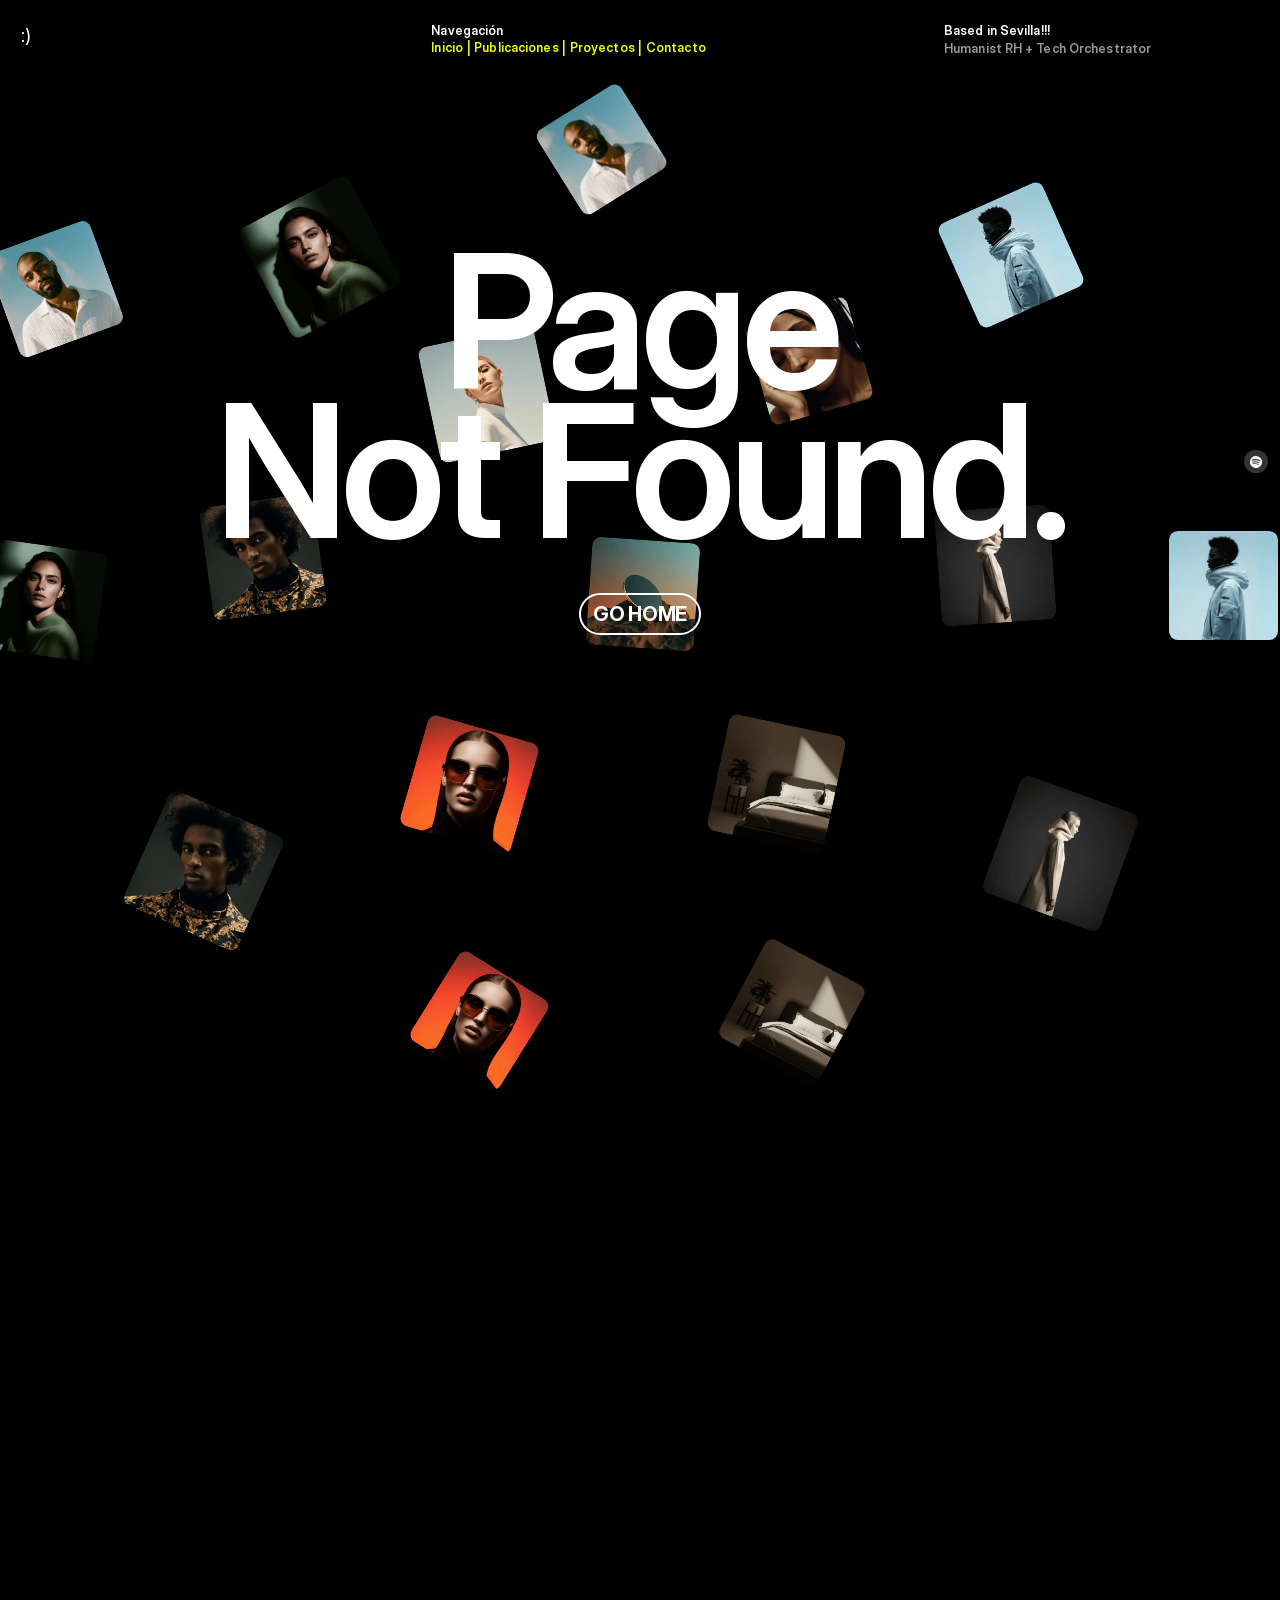
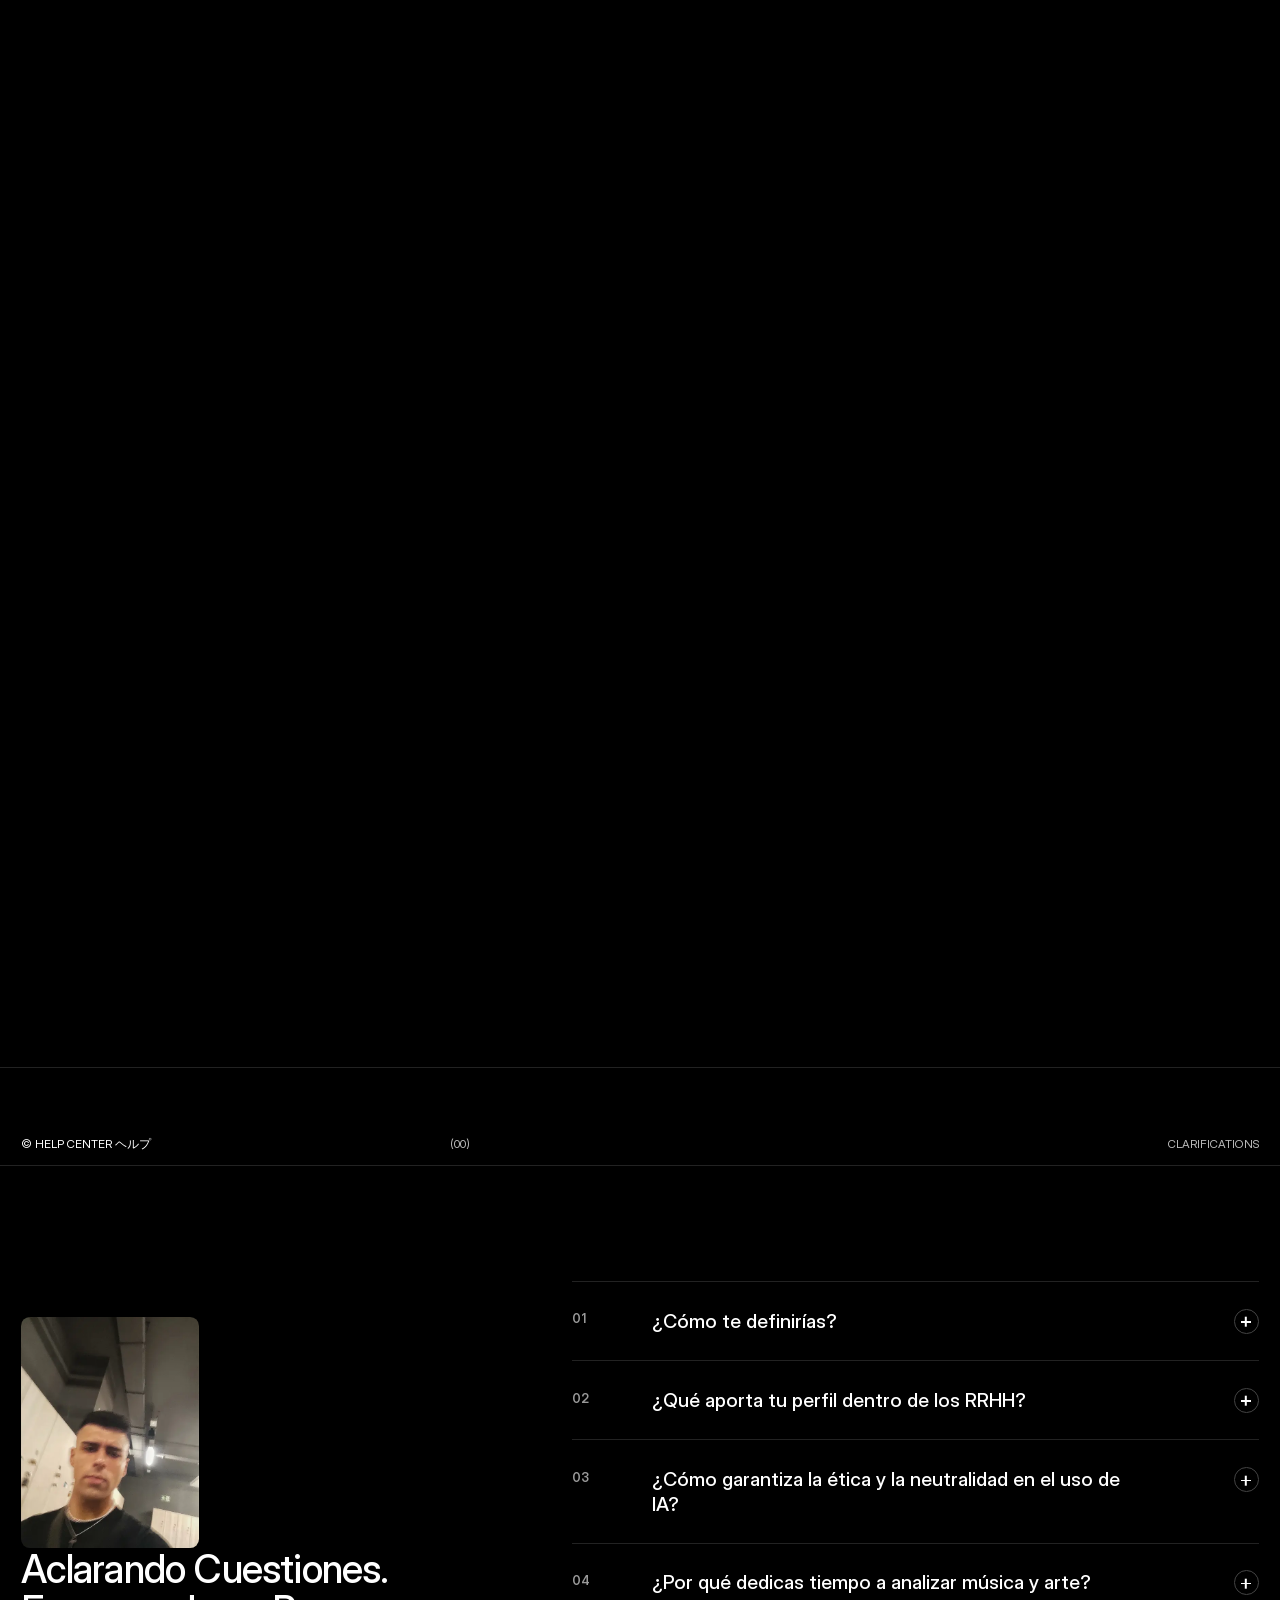
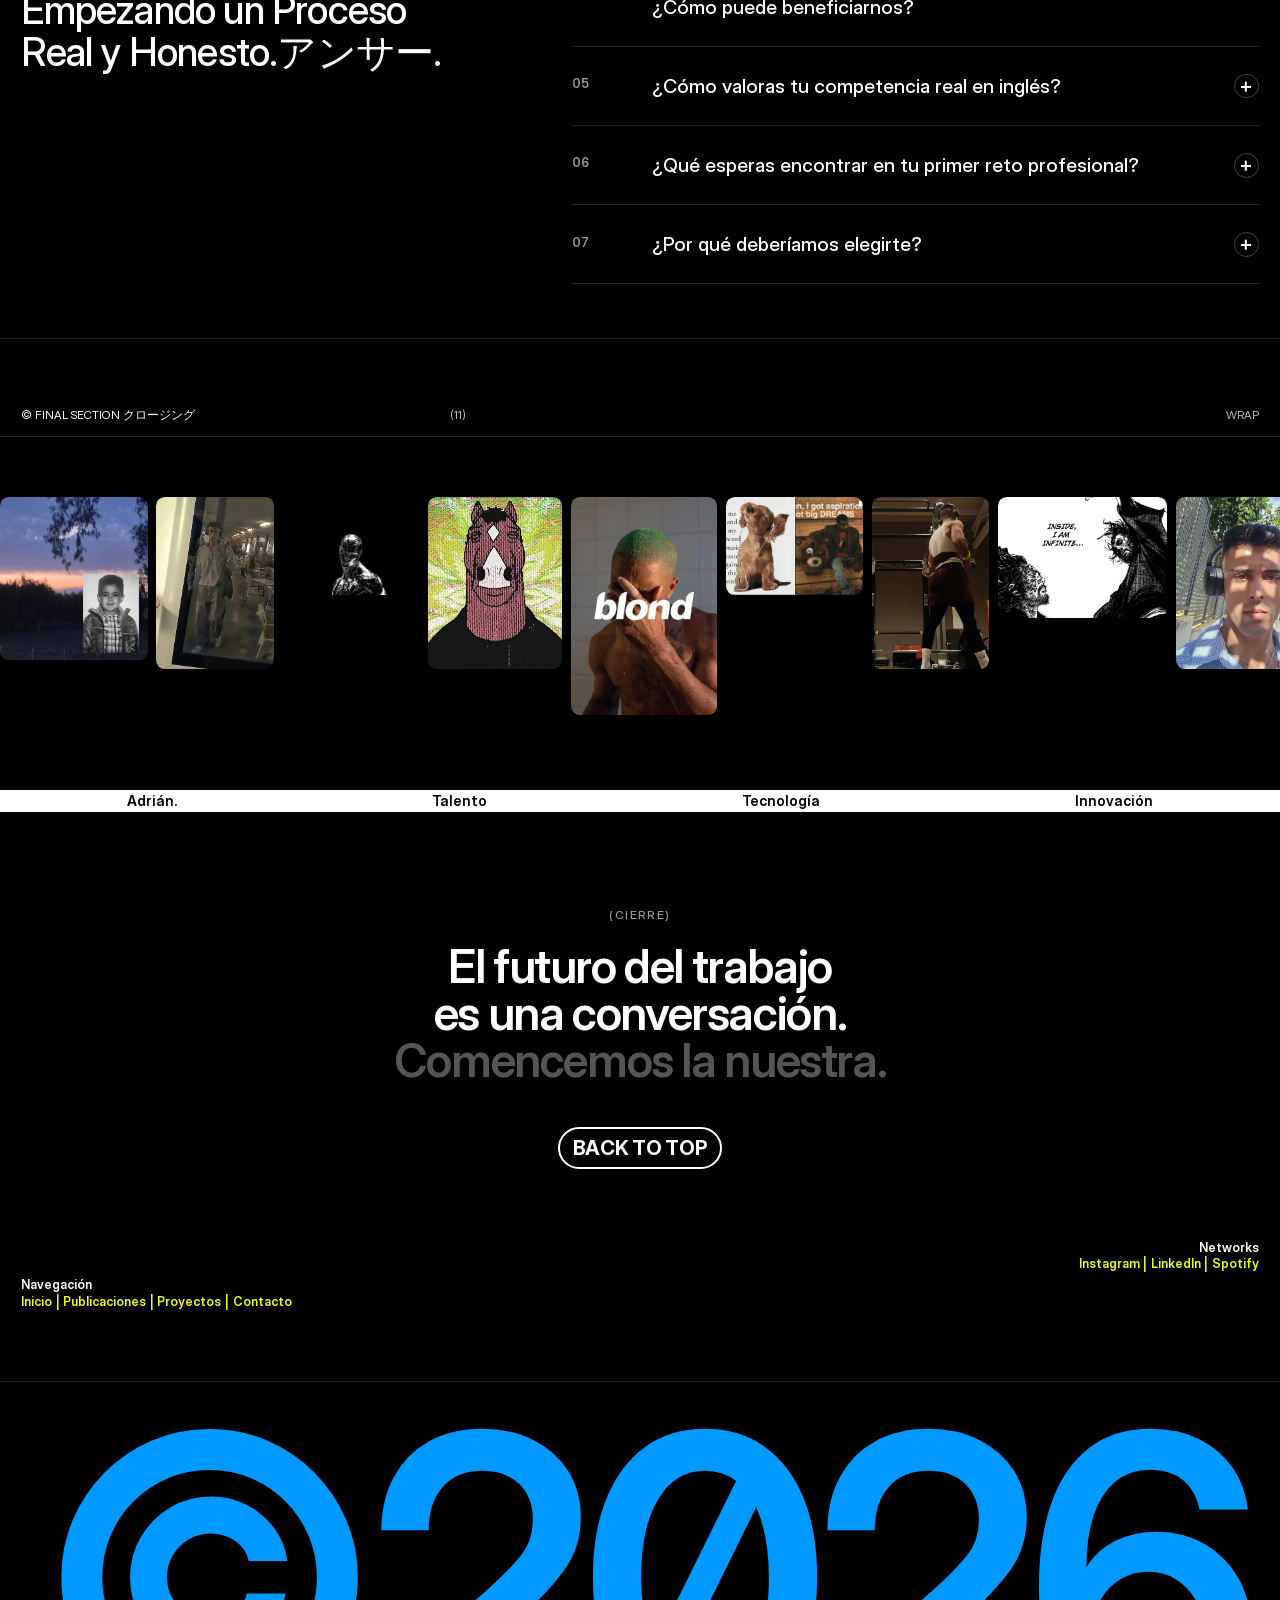
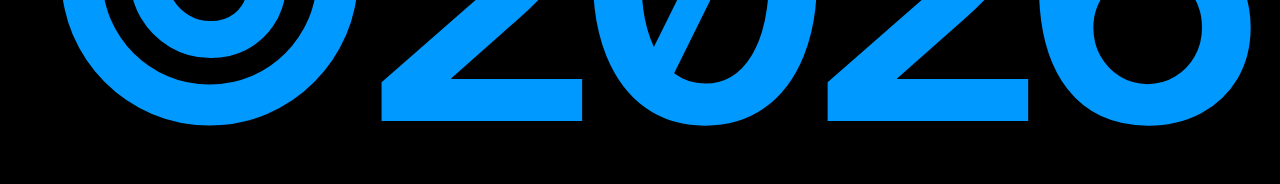
<file: 404/index.html>
<!doctype html><html lang="es"><head><meta charset="utf-8"><meta name="viewport" content="width=device-width,initial-scale=1">
<title>Adrián Valencia — Recruiter</title><meta name="description" content="Una excusa para sumergirte en cultura — mi cultura."><meta name="robots" content="max-image-preview:large">
<link rel="canonical" href="https://adrianvalenciarrhh-rgb.github.io/adrianvalencia-personal/404/"><meta property="og:url" content="https://adrianvalenciarrhh-rgb.github.io/adrianvalencia-personal/404/"><meta property="og:type" content="website"><meta property="og:title" content="Adrián Valencia — Recruiter"><meta property="og:description" content="Una excusa para sumergirte en cultura — mi cultura."><meta property="og:image" content="https://adrianvalenciarrhh-rgb.github.io/adrianvalencia-personal/assets/img/og.jpg">
<meta name="twitter:card" content="summary_large_image"><meta name="twitter:title" content="Adrián Valencia — Recruiter"><meta name="twitter:description" content="Una excusa para sumergirte en cultura — mi cultura."><meta name="twitter:image" content="https://adrianvalenciarrhh-rgb.github.io/adrianvalencia-personal/assets/img/og.jpg">
<link rel="icon" href="../favicon.png"><link rel="apple-touch-icon" href="../apple-touch-icon.png">
<link rel="preload" href="../assets/fonts/InterDisplay-SemiBold.woff2" as="font" type="font/woff2" crossorigin><link rel="preload" href="../assets/fonts/InterDisplay-Medium.woff2" as="font" type="font/woff2" crossorigin>
<link rel="stylesheet" href="../assets/style.css"></head>
<body class=""><header class="hdr" id="top"><a class="logo" href="../#top">:)</a>
<div class="hnav"><p>Navegación</p><nav><a href="../"><span class="roll" aria-label="Inicio"><span class="r1" aria-hidden="true"><span style="--i:0">I</span><span style="--i:1">n</span><span style="--i:2">i</span><span style="--i:3">c</span><span style="--i:4">i</span><span style="--i:5">o</span></span><span class="r2" aria-hidden="true"><span style="--i:0">I</span><span style="--i:1">n</span><span style="--i:2">i</span><span style="--i:3">c</span><span style="--i:4">i</span><span style="--i:5">o</span></span></span></a><i>|</i><a href="../gallery/"><span class="roll" aria-label="Publicaciones"><span class="r1" aria-hidden="true"><span style="--i:0">P</span><span style="--i:1">u</span><span style="--i:2">b</span><span style="--i:3">l</span><span style="--i:4">i</span><span style="--i:5">c</span><span style="--i:6">a</span><span style="--i:7">c</span><span style="--i:8">i</span><span style="--i:9">o</span><span style="--i:10">n</span><span style="--i:11">e</span><span style="--i:12">s</span></span><span class="r2" aria-hidden="true"><span style="--i:0">P</span><span style="--i:1">u</span><span style="--i:2">b</span><span style="--i:3">l</span><span style="--i:4">i</span><span style="--i:5">c</span><span style="--i:6">a</span><span style="--i:7">c</span><span style="--i:8">i</span><span style="--i:9">o</span><span style="--i:10">n</span><span style="--i:11">e</span><span style="--i:12">s</span></span></span></a><i>|</i><a href="../work/"><span class="roll" aria-label="Proyectos"><span class="r1" aria-hidden="true"><span style="--i:0">P</span><span style="--i:1">r</span><span style="--i:2">o</span><span style="--i:3">y</span><span style="--i:4">e</span><span style="--i:5">c</span><span style="--i:6">t</span><span style="--i:7">o</span><span style="--i:8">s</span></span><span class="r2" aria-hidden="true"><span style="--i:0">P</span><span style="--i:1">r</span><span style="--i:2">o</span><span style="--i:3">y</span><span style="--i:4">e</span><span style="--i:5">c</span><span style="--i:6">t</span><span style="--i:7">o</span><span style="--i:8">s</span></span></span></a><i>|</i><a href="../contact/"><span class="roll" aria-label="Contacto"><span class="r1" aria-hidden="true"><span style="--i:0">C</span><span style="--i:1">o</span><span style="--i:2">n</span><span style="--i:3">t</span><span style="--i:4">a</span><span style="--i:5">c</span><span style="--i:6">t</span><span style="--i:7">o</span></span><span class="r2" aria-hidden="true"><span style="--i:0">C</span><span style="--i:1">o</span><span style="--i:2">n</span><span style="--i:3">t</span><span style="--i:4">a</span><span style="--i:5">c</span><span style="--i:6">t</span><span style="--i:7">o</span></span></span></a></nav></div>
<div class="hloc"><p>Based in Sevilla!!!</p><p class="g">Humanist RH + Tech Orchestrator </p></div></header><main><section class="nf"><div class="nf-f"><div class="ff" style="--x:621;--y:22;--w:111;--k:0"><img class="" src="../assets/img/OAptuWFNfA2ykYxM7NRYIeUI3Xc.webp" width="400" height="400" alt="" loading="lazy" decoding="async"></div><div class="ff" style="--x:290;--y:129;--w:139;--k:1"><img class="" src="../assets/img/6r6tLlKin4YdRCER0gZK7UJpWI.webp" width="400" height="400" alt="" loading="lazy" decoding="async"></div><div class="ff" style="--x:1073;--y:133;--w:128;--k:2"><img class="" src="../assets/img/rmeBLxZhEpvUaEnrIirzHJQynwc.webp" width="400" height="225" alt="" loading="lazy" decoding="async"></div><div class="ff" style="--x:0;--y:173;--w:124;--k:3"><img class="" src="../assets/img/OAptuWFNfA2ykYxM7NRYIeUI3Xc.webp" width="400" height="400" alt="" loading="lazy" decoding="async"></div><div class="ff" style="--x:851;--y:256;--w:119;--k:4"><img class="" src="../assets/img/7WVAcnCw5jrTdcET3CmMrpU7gf0.webp" width="400" height="400" alt="" loading="lazy" decoding="async"></div><div class="ff" style="--x:482;--y:287;--w:133;--k:5"><img class="" src="../assets/img/cbnxN8O3gBHbXDKR01AwSLGUGXo.webp" width="400" height="400" alt="" loading="lazy" decoding="async"></div><div class="ff" style="--x:232;--y:472;--w:128;--k:6"><img class="" src="../assets/img/YxK2kyMSXDwqtlKpiPq0jLJ9o.webp" width="400" height="400" alt="" loading="lazy" decoding="async"></div><div class="ff" style="--x:1055;--y:481;--w:129;--k:7"><img class="" src="../assets/img/D5DNZqI6mcEFCYSZWhnmUO1zKY.webp" width="400" height="400" alt="" loading="lazy" decoding="async"></div><div class="ff" style="--x:1315;--y:507;--w:123;--k:8"><img class="" src="../assets/img/rmeBLxZhEpvUaEnrIirzHJQynwc.webp" width="400" height="225" alt="" loading="lazy" decoding="async"></div><div class="ff" style="--x:663;--y:518;--w:121;--k:9"><img class="" src="../assets/img/svmMd86RbsKfib7KzvpKAUsHrk.webp" width="400" height="400" alt="" loading="lazy" decoding="async"></div><div class="ff" style="--x:-10;--y:524;--w:124;--k:10"><img class="" src="../assets/img/6r6tLlKin4YdRCER0gZK7UJpWI.webp" width="400" height="400" alt="" loading="lazy" decoding="async"></div><div class="ff" style="--x:807;--y:724;--w:134;--k:11"><img class="" src="../assets/img/7uG4BhwVaiwETVmXbIX3b81RuRw.webp" width="400" height="400" alt="" loading="lazy" decoding="async"></div><div class="ff" style="--x:463;--y:728;--w:129;--k:12"><img class="" src="../assets/img/3E2J9orCMTWzLWz1Wycx5lBwyAo.webp" width="400" height="400" alt="" loading="lazy" decoding="async"></div><div class="ff" style="--x:1123;--y:800;--w:141;--k:13"><img class="" src="../assets/img/D5DNZqI6mcEFCYSZWhnmUO1zKY.webp" width="400" height="400" alt="" loading="lazy" decoding="async"></div><div class="ff" style="--x:159;--y:819;--w:141;--k:14"><img class="" src="../assets/img/YxK2kyMSXDwqtlKpiPq0jLJ9o.webp" width="400" height="400" alt="" loading="lazy" decoding="async"></div><div class="ff" style="--x:828;--y:986;--w:126;--k:15"><img class="" src="../assets/img/7uG4BhwVaiwETVmXbIX3b81RuRw.webp" width="400" height="400" alt="" loading="lazy" decoding="async"></div><div class="ff" style="--x:480;--y:999;--w:118;--k:16"><img class="" src="../assets/img/3E2J9orCMTWzLWz1Wycx5lBwyAo.webp" width="400" height="400" alt="" loading="lazy" decoding="async"></div></div><h1 class="big nf-t">Page<br>Not Found.</h1><div class="center"><a class="pill" href="../"><span class="roll" aria-label="Go Home"><span class="r1" aria-hidden="true"><span style="--i:0">G</span><span style="--i:1">o</span><span style="--i:2">&nbsp;</span><span style="--i:3">H</span><span style="--i:4">o</span><span style="--i:5">m</span><span style="--i:6">e</span></span><span class="r2" aria-hidden="true"><span style="--i:0">G</span><span style="--i:1">o</span><span style="--i:2">&nbsp;</span><span style="--i:3">H</span><span style="--i:4">o</span><span style="--i:5">m</span><span style="--i:6">e</span></span></span></a></div></section><section class="sec faq faq-b"><div class="lbl" data-reveal><h6>© Help Center ヘルプ</h6><h6 class="g n">(00)</h6><h6 class="g r">Clarifications</h6></div>
<div class="faq-in"><div class="faq-l"><img class="faq-img" src="../assets/img/UvmrgGJ5VjkHzuHCGmqR7i20GSw.webp" width="520" height="679" alt="Adrián Valencia" loading="lazy" decoding="async"><h3 data-reveal>Aclarando Cuestiones. Empezando un Proceso Real y Honesto.アンサー.</h3></div>
<ul class="faq-list"><li data-reveal><button class="faq-q" aria-expanded="false"><span class="num">01</span><span class="q">¿Cómo te definirías?</span><span class="plus" aria-hidden="true"></span></button><div class="faq-a"><div><p>Soy feliz, y eso es mucho. Soy realista, aun así elijo tener una buena perspectiva. Soy consciente de quién soy y de mi entorno. Eso me permite actuar de forma genuina y real. Aún así, a veces es necesario lanzarse a la aventura. &quot;Caminante no hay camino, se hace camino al andar&quot;. A veces debemos dar el primer paso, y crear nuestro destino en consecuencia. </p></div></div></li><li data-reveal><button class="faq-q" aria-expanded="false"><span class="num">02</span><span class="q">¿Qué aporta tu perfil dentro de los RRHH?</span><span class="plus" aria-hidden="true"></span></button><div class="faq-a"><div><p>Aporto una arquitectura de pensamiento orientada a la automatización de procesos vacíos. Mi objetivo es usar la tecnología para liberar el tiempo necesario que requiere la verdadera gestión humana: el diálogo y el bienestar.</p></div></div></li><li data-reveal><button class="faq-q" aria-expanded="false"><span class="num">03</span><span class="q">¿Cómo garantiza la ética y la neutralidad en el uso de IA?</span><span class="plus" aria-hidden="true"></span></button><div class="faq-a"><div><p>Sigo marcos de Prompting Responsable. Entiendo la IA como un soporte, no como un decisor. Realizo auditorías manuales de sesgos para asegurar que los procesos de selección sean siempre justos, diversos e inclusivos.</p></div></div></li><li data-reveal><button class="faq-q" aria-expanded="false"><span class="num">04</span><span class="q">¿Por qué dedicas tiempo a analizar música y arte? ¿Cómo puede beneficiarnos?</span><span class="plus" aria-hidden="true"></span></button><div class="faq-a"><div><p>Porque para encontrar talento hay que saber escuchar lo que no se dice. Mi colaboración en medios digitales me ha enseñado a descifrar narrativas y a conectar con audiencias internacionales. El arte me da la empatía y el contexto cultural que a veces los datos no pueden capturar.</p></div></div></li><li data-reveal><button class="faq-q" aria-expanded="false"><span class="num">05</span><span class="q">¿Cómo valoras tu competencia real en inglés?</span><span class="plus" aria-hidden="true"></span></button><div class="faq-a"><div><p>Más allá de mi formación con la UPenn, el inglés es un idioma que ha estado presente en mi vida de forma constante. Lo aplico de manera práctica como Music Content Collaborator en Instagram, colaborando en una de las cuentas pioneras del sector musical. Mi vida técnica y mis aficiones giran en torno a este idioma: Música, Arte, Deporte, Lectura y Filosofía. Aunque siempre hay margen de mejora para alcanzar la excelencia, cuento con la capacidad necesaria para comenzar a operar en cualquier entorno</p></div></div></li><li data-reveal><button class="faq-q" aria-expanded="false"><span class="num">06</span><span class="q">¿Qué esperas encontrar en tu primer reto profesional?</span><span class="plus" aria-hidden="true"></span></button><div class="faq-a"><div><p>Busco el terreno donde transicionar y convertirme en el mejor profesional. Espero encontrar líderes que gestionen por confianza y sistemas que permitan que la innovación fluya. Busco la orilla donde mi capacidad encuentre su utilidad definitiva. Poder evolucionar.</p></div></div></li><li data-reveal><button class="faq-q" aria-expanded="false"><span class="num">07</span><span class="q">¿Por qué deberíamos elegirte?</span><span class="plus" aria-hidden="true"></span></button><div class="faq-a"><div><p>No soy &quot;vendehumos&quot;. Nadie es perfecto. Dicho eso, realmente me considero una persona completa. Me siento orgulloso de quien soy, desde lo personal hasta lo profesional, desde mis pasiones a mis actuaciones. Me siento capaz de actuar según lo esperable; y más importante, aprender y superarme.</p></div></div></li></ul></div></section><section class="sec final"><div class="lbl" data-reveal><h6>© Final Section クロージング</h6><h6 class="g n">(11)</h6><h6 class="g r">Wrap</h6></div>
<div class="imq"><div class="imq-t"><div class="wi" style="--w:166;--h:183"><img class="" src="../assets/img/JCHJjIOxZ172hEiC6nJxh6B8.webp" width="1080" height="1468" alt="" loading="lazy" decoding="async"></div><div class="wi" style="--w:132;--h:193"><img class="" src="../assets/img/nRtJeVkqT6yi0EFC51btEuBG2m8.webp" width="400" height="540" alt="" loading="lazy" decoding="async"></div><div class="wi" style="--w:154;--h:110"><img class="" src="../assets/img/4A35Qu0QVWM7RSJeXyO1RFyD0w.webp" width="560" height="315" alt="" loading="lazy" decoding="async"></div><div class="wi" style="--w:150;--h:193"><img class="" src="../assets/img/CCKaFSMrflDO9xFSCxQyUkkUYY.webp" width="1080" height="1344" alt="" loading="lazy" decoding="async"></div><div class="wi" style="--w:165;--h:245"><img class="" src="../assets/img/qozy7WIynzf0CKygVjUmz46aTlM.webp" width="400" height="600" alt="" loading="lazy" decoding="async"></div><div class="wi" style="--w:154;--h:110"><img class="" src="../assets/img/dLRgGMrvTkYQulnJATFpN0hdjCo.webp" width="400" height="267" alt="" loading="lazy" decoding="async"></div><div class="wi" style="--w:132;--h:193"><img class="" src="../assets/img/WZtZ3pAf5KMtJljXbXwGHdpw.webp" width="400" height="639" alt="" loading="lazy" decoding="async"></div><div class="wi" style="--w:190;--h:136"><img class="" src="../assets/img/u3DLyOcICfoGbTdfNFyX5tz1A.webp" width="1080" height="1061" alt="" loading="lazy" decoding="async"></div><div class="wi" style="--w:190;--h:193"><img class="" src="../assets/img/oa5XfXW8ftJGcgNgKzcAjRFRM8.webp" width="946" height="946" alt="" loading="lazy" decoding="async"></div></div><div class="imq-t" aria-hidden="true"><div class="wi" style="--w:166;--h:183"><img class="" src="../assets/img/JCHJjIOxZ172hEiC6nJxh6B8.webp" width="1080" height="1468" alt="" loading="lazy" decoding="async"></div><div class="wi" style="--w:132;--h:193"><img class="" src="../assets/img/nRtJeVkqT6yi0EFC51btEuBG2m8.webp" width="400" height="540" alt="" loading="lazy" decoding="async"></div><div class="wi" style="--w:154;--h:110"><img class="" src="../assets/img/4A35Qu0QVWM7RSJeXyO1RFyD0w.webp" width="560" height="315" alt="" loading="lazy" decoding="async"></div><div class="wi" style="--w:150;--h:193"><img class="" src="../assets/img/CCKaFSMrflDO9xFSCxQyUkkUYY.webp" width="1080" height="1344" alt="" loading="lazy" decoding="async"></div><div class="wi" style="--w:165;--h:245"><img class="" src="../assets/img/qozy7WIynzf0CKygVjUmz46aTlM.webp" width="400" height="600" alt="" loading="lazy" decoding="async"></div><div class="wi" style="--w:154;--h:110"><img class="" src="../assets/img/dLRgGMrvTkYQulnJATFpN0hdjCo.webp" width="400" height="267" alt="" loading="lazy" decoding="async"></div><div class="wi" style="--w:132;--h:193"><img class="" src="../assets/img/WZtZ3pAf5KMtJljXbXwGHdpw.webp" width="400" height="639" alt="" loading="lazy" decoding="async"></div><div class="wi" style="--w:190;--h:136"><img class="" src="../assets/img/u3DLyOcICfoGbTdfNFyX5tz1A.webp" width="1080" height="1061" alt="" loading="lazy" decoding="async"></div><div class="wi" style="--w:190;--h:193"><img class="" src="../assets/img/oa5XfXW8ftJGcgNgKzcAjRFRM8.webp" width="946" height="946" alt="" loading="lazy" decoding="async"></div></div></div>
<div class="band"><div class="band-t"><p>Adrián.</p><p>Talento</p><p>Tecnología</p><p>Innovación</p></div></div>
<div class="closing" data-reveal><p class="k">(Cierre)</p><p>El futuro del trabajo<br>es una conversación.</p><p class="g">Comencemos la nuestra.</p></div>
<div class="center" data-reveal><a class="pill" href="#top"><span class="roll" aria-label="Back To Top"><span class="r1" aria-hidden="true"><span style="--i:0">B</span><span style="--i:1">a</span><span style="--i:2">c</span><span style="--i:3">k</span><span style="--i:4">&nbsp;</span><span style="--i:5">T</span><span style="--i:6">o</span><span style="--i:7">&nbsp;</span><span style="--i:8">T</span><span style="--i:9">o</span><span style="--i:10">p</span></span><span class="r2" aria-hidden="true"><span style="--i:0">B</span><span style="--i:1">a</span><span style="--i:2">c</span><span style="--i:3">k</span><span style="--i:4">&nbsp;</span><span style="--i:5">T</span><span style="--i:6">o</span><span style="--i:7">&nbsp;</span><span style="--i:8">T</span><span style="--i:9">o</span><span style="--i:10">p</span></span></span></a></div>
<footer class="ftr"><div class="fnav"><p>Navegación</p><nav><a href="../"><span class="roll" aria-label="Inicio"><span class="r1" aria-hidden="true"><span style="--i:0">I</span><span style="--i:1">n</span><span style="--i:2">i</span><span style="--i:3">c</span><span style="--i:4">i</span><span style="--i:5">o</span></span><span class="r2" aria-hidden="true"><span style="--i:0">I</span><span style="--i:1">n</span><span style="--i:2">i</span><span style="--i:3">c</span><span style="--i:4">i</span><span style="--i:5">o</span></span></span></a><i>|</i><a href="../gallery/"><span class="roll" aria-label="Publicaciones"><span class="r1" aria-hidden="true"><span style="--i:0">P</span><span style="--i:1">u</span><span style="--i:2">b</span><span style="--i:3">l</span><span style="--i:4">i</span><span style="--i:5">c</span><span style="--i:6">a</span><span style="--i:7">c</span><span style="--i:8">i</span><span style="--i:9">o</span><span style="--i:10">n</span><span style="--i:11">e</span><span style="--i:12">s</span></span><span class="r2" aria-hidden="true"><span style="--i:0">P</span><span style="--i:1">u</span><span style="--i:2">b</span><span style="--i:3">l</span><span style="--i:4">i</span><span style="--i:5">c</span><span style="--i:6">a</span><span style="--i:7">c</span><span style="--i:8">i</span><span style="--i:9">o</span><span style="--i:10">n</span><span style="--i:11">e</span><span style="--i:12">s</span></span></span></a><i>|</i><a href="../work/"><span class="roll" aria-label="Proyectos"><span class="r1" aria-hidden="true"><span style="--i:0">P</span><span style="--i:1">r</span><span style="--i:2">o</span><span style="--i:3">y</span><span style="--i:4">e</span><span style="--i:5">c</span><span style="--i:6">t</span><span style="--i:7">o</span><span style="--i:8">s</span></span><span class="r2" aria-hidden="true"><span style="--i:0">P</span><span style="--i:1">r</span><span style="--i:2">o</span><span style="--i:3">y</span><span style="--i:4">e</span><span style="--i:5">c</span><span style="--i:6">t</span><span style="--i:7">o</span><span style="--i:8">s</span></span></span></a><i>|</i><a href="../contact/"><span class="roll" aria-label="Contacto"><span class="r1" aria-hidden="true"><span style="--i:0">C</span><span style="--i:1">o</span><span style="--i:2">n</span><span style="--i:3">t</span><span style="--i:4">a</span><span style="--i:5">c</span><span style="--i:6">t</span><span style="--i:7">o</span></span><span class="r2" aria-hidden="true"><span style="--i:0">C</span><span style="--i:1">o</span><span style="--i:2">n</span><span style="--i:3">t</span><span style="--i:4">a</span><span style="--i:5">c</span><span style="--i:6">t</span><span style="--i:7">o</span></span></span></a></nav></div><div class="fnet"><p>Networks</p><nav><a href="https://www.instagram.com/adrivarix11" target="_blank" rel="noopener"><span class="roll" aria-label="Instagram"><span class="r1" aria-hidden="true"><span style="--i:0">I</span><span style="--i:1">n</span><span style="--i:2">s</span><span style="--i:3">t</span><span style="--i:4">a</span><span style="--i:5">g</span><span style="--i:6">r</span><span style="--i:7">a</span><span style="--i:8">m</span></span><span class="r2" aria-hidden="true"><span style="--i:0">I</span><span style="--i:1">n</span><span style="--i:2">s</span><span style="--i:3">t</span><span style="--i:4">a</span><span style="--i:5">g</span><span style="--i:6">r</span><span style="--i:7">a</span><span style="--i:8">m</span></span></span></a><i>|</i><a href="https://www.linkedin.com/in/adrianvalenciarios/" target="_blank" rel="noopener"><span class="roll" aria-label="LinkedIn"><span class="r1" aria-hidden="true"><span style="--i:0">L</span><span style="--i:1">i</span><span style="--i:2">n</span><span style="--i:3">k</span><span style="--i:4">e</span><span style="--i:5">d</span><span style="--i:6">I</span><span style="--i:7">n</span></span><span class="r2" aria-hidden="true"><span style="--i:0">L</span><span style="--i:1">i</span><span style="--i:2">n</span><span style="--i:3">k</span><span style="--i:4">e</span><span style="--i:5">d</span><span style="--i:6">I</span><span style="--i:7">n</span></span></span></a><i>|</i><a href="https://open.spotify.com/playlist/37i9dQZEVXdi45dT5oklZR?si=b1b2de7641054a4a" target="_blank" rel="noopener"><span class="roll" aria-label="Spotify"><span class="r1" aria-hidden="true"><span style="--i:0">S</span><span style="--i:1">p</span><span style="--i:2">o</span><span style="--i:3">t</span><span style="--i:4">i</span><span style="--i:5">f</span><span style="--i:6">y</span></span><span class="r2" aria-hidden="true"><span style="--i:0">S</span><span style="--i:1">p</span><span style="--i:2">o</span><span style="--i:3">t</span><span style="--i:4">i</span><span style="--i:5">f</span><span style="--i:6">y</span></span></span></a></nav></div></footer>
<a class="c2026" href="../" aria-label="Inicio"><span>©2026</span></a></section></main><button class="spot" aria-label="Abrir playlist de Spotify" aria-expanded="false"><svg viewBox="0 0 24 24" width="14" height="14"><path fill="currentColor" d="M12 1.5a10.5 10.5 0 1 0 0 21 10.5 10.5 0 0 0 0-21Zm4.8 15.2a.65.65 0 0 1-.9.2c-2.5-1.5-5.6-1.9-9.3-1a.65.65 0 1 1-.3-1.3c4-.9 7.5-.5 10.3 1.2.3.2.4.6.2.9Zm1.3-2.9a.8.8 0 0 1-1.1.3c-2.8-1.7-7.1-2.2-10.4-1.2a.8.8 0 1 1-.5-1.6c3.8-1.1 8.5-.6 11.7 1.4.4.2.5.7.3 1.1Zm.1-3c-3.4-2-9-2.2-12.2-1.2a1 1 0 1 1-.6-1.9c3.7-1.1 9.9-.9 13.8 1.4a1 1 0 0 1-1 1.7Z"/></svg></button><div class="spot-panel" hidden></div><script src="../assets/site.js" defer></script></body></html>
</file>
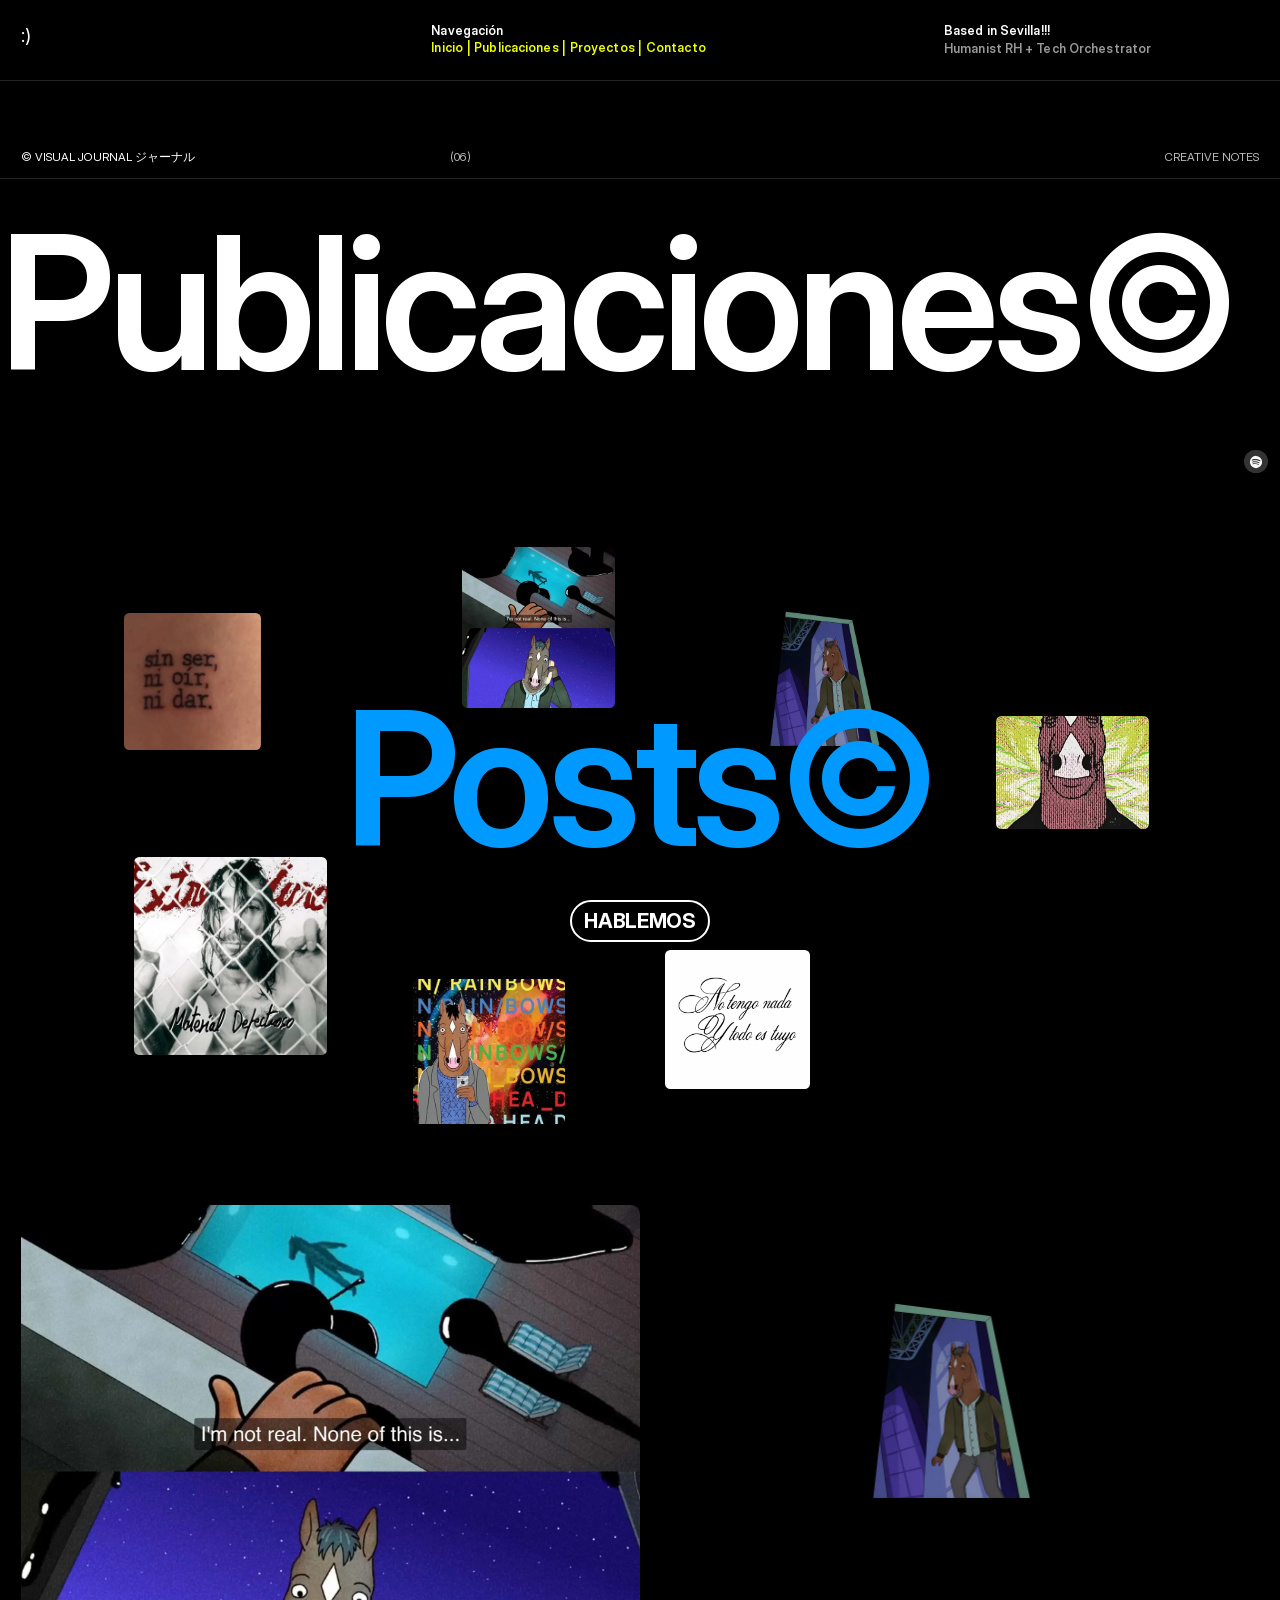
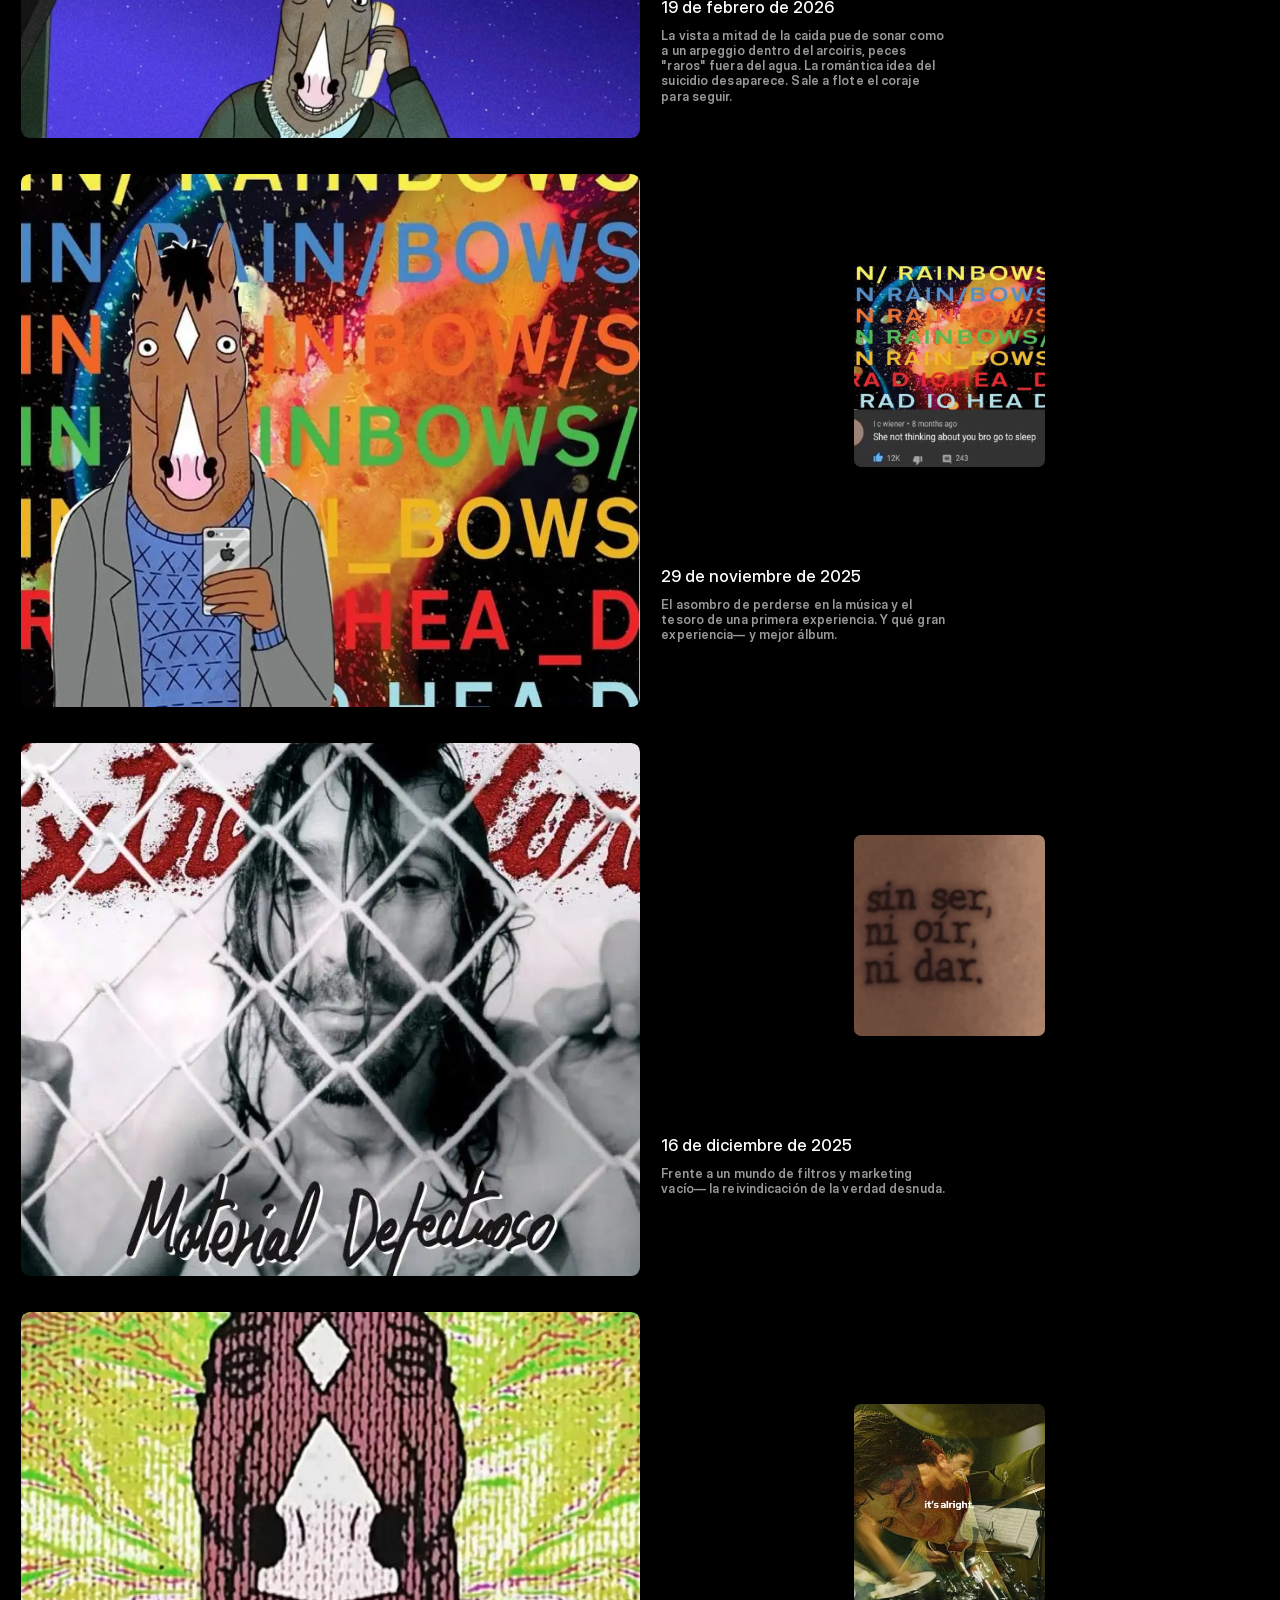
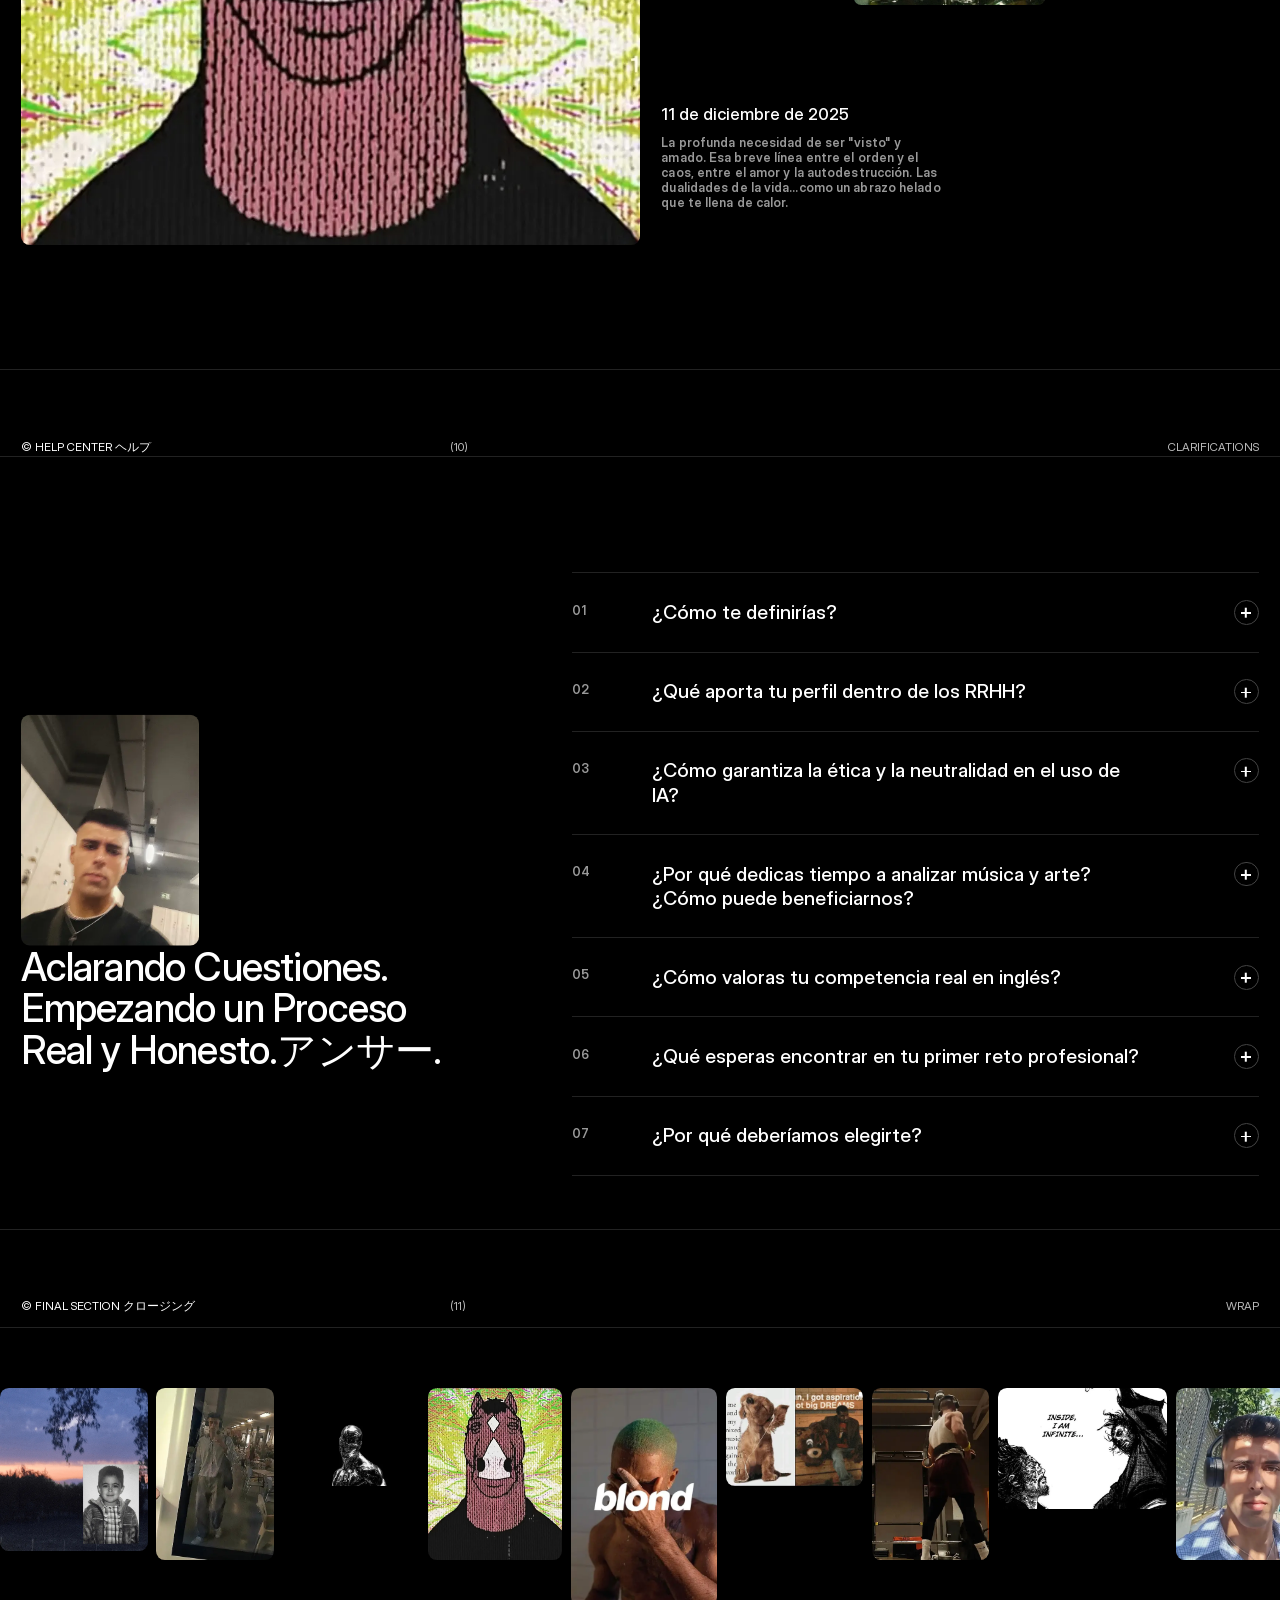
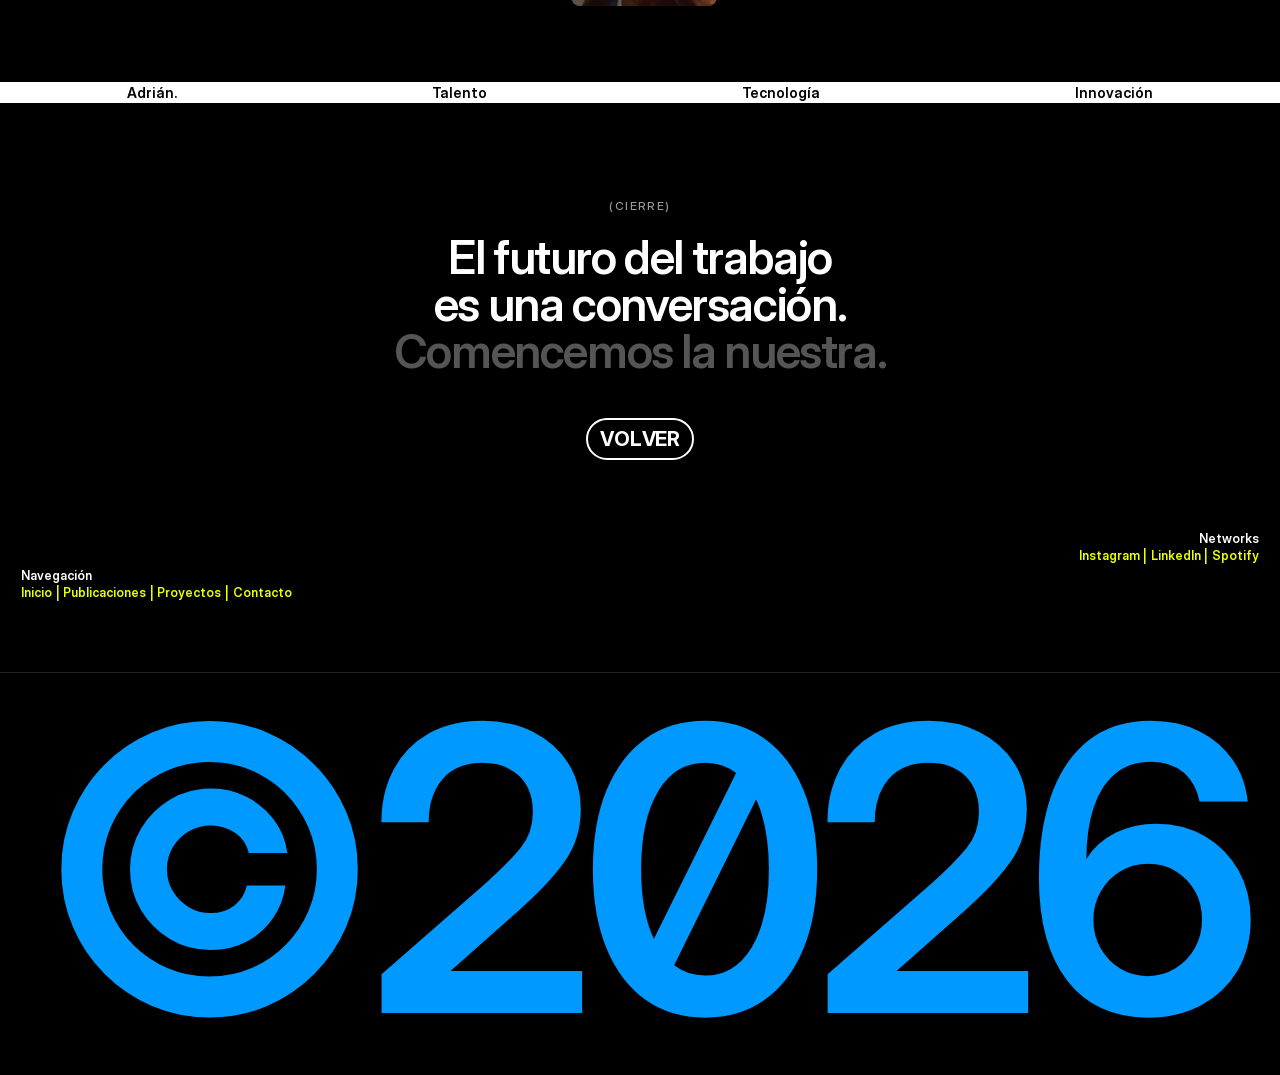
<file: article/index.html>
<!doctype html><html lang="es"><head><meta charset="utf-8"><meta name="viewport" content="width=device-width,initial-scale=1">
<title>Adrián Valencia — Recruiter</title><meta name="description" content="Una excusa para sumergirte en cultura — mi cultura."><meta name="robots" content="max-image-preview:large">
<link rel="canonical" href="https://adrianvalenciarrhh-rgb.github.io/adrianvalencia-personal/article/"><meta property="og:url" content="https://adrianvalenciarrhh-rgb.github.io/adrianvalencia-personal/article/"><meta property="og:type" content="website"><meta property="og:title" content="Adrián Valencia — Recruiter"><meta property="og:description" content="Una excusa para sumergirte en cultura — mi cultura."><meta property="og:image" content="https://adrianvalenciarrhh-rgb.github.io/adrianvalencia-personal/assets/img/og.jpg">
<meta name="twitter:card" content="summary_large_image"><meta name="twitter:title" content="Adrián Valencia — Recruiter"><meta name="twitter:description" content="Una excusa para sumergirte en cultura — mi cultura."><meta name="twitter:image" content="https://adrianvalenciarrhh-rgb.github.io/adrianvalencia-personal/assets/img/og.jpg">
<link rel="icon" href="../favicon.png"><link rel="apple-touch-icon" href="../apple-touch-icon.png">
<link rel="preload" href="../assets/fonts/InterDisplay-SemiBold.woff2" as="font" type="font/woff2" crossorigin><link rel="preload" href="../assets/fonts/InterDisplay-Medium.woff2" as="font" type="font/woff2" crossorigin>
<link rel="stylesheet" href="../assets/style.css"></head>
<body class=""><header class="hdr" id="top"><a class="logo" href="../#top">:)</a>
<div class="hnav"><p>Navegación</p><nav><a href="../"><span class="roll" aria-label="Inicio"><span class="r1" aria-hidden="true"><span style="--i:0">I</span><span style="--i:1">n</span><span style="--i:2">i</span><span style="--i:3">c</span><span style="--i:4">i</span><span style="--i:5">o</span></span><span class="r2" aria-hidden="true"><span style="--i:0">I</span><span style="--i:1">n</span><span style="--i:2">i</span><span style="--i:3">c</span><span style="--i:4">i</span><span style="--i:5">o</span></span></span></a><i>|</i><a href="../gallery/"><span class="roll" aria-label="Publicaciones"><span class="r1" aria-hidden="true"><span style="--i:0">P</span><span style="--i:1">u</span><span style="--i:2">b</span><span style="--i:3">l</span><span style="--i:4">i</span><span style="--i:5">c</span><span style="--i:6">a</span><span style="--i:7">c</span><span style="--i:8">i</span><span style="--i:9">o</span><span style="--i:10">n</span><span style="--i:11">e</span><span style="--i:12">s</span></span><span class="r2" aria-hidden="true"><span style="--i:0">P</span><span style="--i:1">u</span><span style="--i:2">b</span><span style="--i:3">l</span><span style="--i:4">i</span><span style="--i:5">c</span><span style="--i:6">a</span><span style="--i:7">c</span><span style="--i:8">i</span><span style="--i:9">o</span><span style="--i:10">n</span><span style="--i:11">e</span><span style="--i:12">s</span></span></span></a><i>|</i><a href="../work/"><span class="roll" aria-label="Proyectos"><span class="r1" aria-hidden="true"><span style="--i:0">P</span><span style="--i:1">r</span><span style="--i:2">o</span><span style="--i:3">y</span><span style="--i:4">e</span><span style="--i:5">c</span><span style="--i:6">t</span><span style="--i:7">o</span><span style="--i:8">s</span></span><span class="r2" aria-hidden="true"><span style="--i:0">P</span><span style="--i:1">r</span><span style="--i:2">o</span><span style="--i:3">y</span><span style="--i:4">e</span><span style="--i:5">c</span><span style="--i:6">t</span><span style="--i:7">o</span><span style="--i:8">s</span></span></span></a><i>|</i><a href="../contact/"><span class="roll" aria-label="Contacto"><span class="r1" aria-hidden="true"><span style="--i:0">C</span><span style="--i:1">o</span><span style="--i:2">n</span><span style="--i:3">t</span><span style="--i:4">a</span><span style="--i:5">c</span><span style="--i:6">t</span><span style="--i:7">o</span></span><span class="r2" aria-hidden="true"><span style="--i:0">C</span><span style="--i:1">o</span><span style="--i:2">n</span><span style="--i:3">t</span><span style="--i:4">a</span><span style="--i:5">c</span><span style="--i:6">t</span><span style="--i:7">o</span></span></span></a></nav></div>
<div class="hloc"><p>Based in Sevilla!!!</p><p class="g">Humanist RH + Tech Orchestrator </p></div></header><main><section class="sec s06 first"><div class="lbl" data-reveal><h6>© Visual Journal ジャーナル</h6><h6 class="g n">(06)</h6><h6 class="g r">Creative Notes</h6></div><div class="mq " style="--d:40s"><div class="mq-t"><h2 class="big">Publicaciones©</h2><h2 class="big">Publicaciones©</h2><h2 class="big">Publicaciones©</h2><h2 class="big">Publicaciones©</h2></div><div class="mq-t" aria-hidden="true"><h2 class="big">Publicaciones©</h2><h2 class="big">Publicaciones©</h2><h2 class="big">Publicaciones©</h2><h2 class="big">Publicaciones©</h2></div></div><div class="posts"><a class="pi" style="--x:520;--y:56;--w:172;--h:181;--k:0" href="https://www.instagram.com/p/DU7A2dEkZJT/?utm_source=ig_web_copy_link&igsh=MzRlODBiNWFlZA==" target="_blank" rel="noopener"><img class="" src="../assets/img/ZeFPhY9CE552aV3BEoDKkxN5yUk.webp" width="1800" height="2401" alt="Publicación" loading="lazy" decoding="async"></a><a class="pi" style="--x:861;--y:123;--w:131;--h:157;--k:1" href="https://www.instagram.com/p/DU7A2dEkZJT/?utm_source=ig_web_copy_link&igsh=MzRlODBiNWFlZA==" target="_blank" rel="noopener"><img class="" src="../assets/img/8eoTIiXtMn8WHwNzILXuotuB4fw.webp" width="1400" height="806" alt="Publicación" loading="lazy" decoding="async"></a><a class="pi" style="--x:139;--y:130;--w:155;--h:154;--k:2" href="https://www.instagram.com/p/DSV0WeQkWV-/?igsh=eXpkejhyYWY1emo0" target="_blank" rel="noopener"><img class="" src="../assets/img/RW3xrsftCzEIV4FRv4pliqkgZa0.webp" width="400" height="400" alt="Publicación" loading="lazy" decoding="async"></a><a class="pi" style="--x:1120;--y:246;--w:173;--h:127;--k:3" href="https://www.instagram.com/p/DSGmKsaEa4_/?igsh=Y3NjNDMwdGo4cW1t" target="_blank" rel="noopener"><img class="" src="../assets/img/CCKaFSMrflDO9xFSCxQyUkkUYY.webp" width="1080" height="1344" alt="Publicación" loading="lazy" decoding="async"></a><a class="pi" style="--x:151;--y:405;--w:217;--h:222;--k:4" href="https://www.instagram.com/p/DSV0WeQkWV-/?igsh=eXpkejhyYWY1emo0" target="_blank" rel="noopener"><img class="" src="../assets/img/m6osoWNqu7WWi769Di0Dfgo23U.webp" width="434" height="434" alt="Publicación" loading="lazy" decoding="async"></a><div class="pi" style="--x:1027;--y:505;--w:165;--h:164;--k:5"><video class="" src="../assets/media/tWVc8fP78CN4KdCUEIVohiQYOM8.mp4" autoplay muted loop playsinline style=""></video></div><a class="pi" style="--x:748;--y:509;--w:163;--h:156;--k:6" href="https://www.instagram.com/p/DRoAtxAkeO-/?igsh=NWwwanVsNjhtc3Nt" target="_blank" rel="noopener"><img class="" src="../assets/img/NOWXlXUPlrpi8lo87IAxwn9A.webp" width="1024" height="1024" alt="Publicación" loading="lazy" decoding="async"></a><a class="pi" style="--x:465;--y:542;--w:171;--h:163;--k:7" href="https://www.instagram.com/p/DRoAtxAkeO-/?igsh=NWwwanVsNjhtc3Nt" target="_blank" rel="noopener"><img class="" src="../assets/img/ZZyqpemwkPVH5qzAxTusAIdlC6w.webp" width="400" height="400" alt="Publicación" loading="lazy" decoding="async"></a>
<a class="posts-t" href="https://www.instagram.com/weloveurban" target="_blank" rel="noopener">Posts©</a><div class="posts-b"><a class="pill" href="../contact/"><span class="roll" aria-label="Hablemos"><span class="r1" aria-hidden="true"><span style="--i:0">H</span><span style="--i:1">a</span><span style="--i:2">b</span><span style="--i:3">l</span><span style="--i:4">e</span><span style="--i:5">m</span><span style="--i:6">o</span><span style="--i:7">s</span></span><span class="r2" aria-hidden="true"><span style="--i:0">H</span><span style="--i:1">a</span><span style="--i:2">b</span><span style="--i:3">l</span><span style="--i:4">e</span><span style="--i:5">m</span><span style="--i:6">o</span><span style="--i:7">s</span></span></span></a></div></div><div class="alist"><a class="arow" data-reveal href="../article/bojack-weird-fishes/"><div class="ab"><img class="" src="../assets/img/ZeFPhY9CE552aV3BEoDKkxN5yUk.webp" width="1800" height="2401" alt="19 de febrero de 2026" loading="lazy" decoding="async"></div><div class="ar"><div class="as"><img class="" src="../assets/img/8eoTIiXtMn8WHwNzILXuotuB4fw.webp" width="1400" height="806" alt="" loading="lazy" decoding="async"></div><div class="at"><p class="ad">19 de febrero de 2026</p><div class="ae"><p>La vista a mitad de la caida puede sonar como a un arpeggio dentro del arcoiris, peces "raros" fuera del agua. La romántica idea del suicidio desaparece. Sale a flote el coraje para seguir. </p></div></div></div></a><a class="arow" data-reveal href="../article/bojack-in-rainbows/"><div class="ab"><img class="" src="../assets/img/4j6scaCCxhGJSAHy5oiB2Stsfo.webp" width="759" height="757" alt="29 de noviembre de 2025" loading="lazy" decoding="async"></div><div class="ar"><div class="as"><img class="" src="../assets/img/maOb7goksrWea07RJkAFTofh2g.webp" width="1080" height="1080" alt="" loading="lazy" decoding="async"></div><div class="at"><p class="ad">29 de noviembre de 2025</p><div class="ae"><p>El asombro de perderse en la música y el tesoro de una primera experiencia. Y qué gran experiencia— y mejor álbum. </p></div></div></div></a><a class="arow" data-reveal href="../article/robe-extremoduro/"><div class="ab"><img class="" src="../assets/img/1WIeMXRWi4fV6Cx9FLsA8TJLN9Y.webp" width="712" height="712" alt="16 de diciembre de 2025" loading="lazy" decoding="async"></div><div class="ar"><div class="as"><img class="" src="../assets/img/4bPWWRKiLOZVOZgsyZxqIp4Xlqo.webp" width="774" height="840" alt="" loading="lazy" decoding="async"></div><div class="at"><p class="ad">16 de diciembre de 2025</p><div class="ae"><p>Frente a un mundo de filtros y marketing vacío— la reivindicación de la verdad desnuda. </p></div></div></div></a><a class="arow" data-reveal href="../article/all-i-need-bojack/"><div class="ab"><img class="" src="../assets/img/CCKaFSMrflDO9xFSCxQyUkkUYY.webp" width="1080" height="1344" alt="11 de diciembre de 2025" loading="lazy" decoding="async"></div><div class="ar"><div class="as"><img class="" src="../assets/img/QWWWKiDLpAzzpo5OgZSTFhN824.webp" width="769" height="769" alt="" loading="lazy" decoding="async"></div><div class="at"><p class="ad">11 de diciembre de 2025</p><div class="ae"><p>La profunda necesidad de ser "visto" y amado. Esa breve línea entre el orden y el caos, entre el amor y la autodestrucción. Las dualidades de la vida…como un abrazo helado que te llena de calor.</p></div></div></div></a></div></section><section class="sec faq faq-a"><div class="lbl" data-reveal><h6>© Help Center ヘルプ</h6><h6 class="g n">(10)</h6><h6 class="g r">Clarifications</h6></div>
<div class="faq-in"><div class="faq-l"><img class="faq-img" src="../assets/img/UvmrgGJ5VjkHzuHCGmqR7i20GSw.webp" width="520" height="679" alt="Adrián Valencia" loading="lazy" decoding="async"><h3 data-reveal>Aclarando Cuestiones. Empezando un Proceso Real y Honesto.アンサー.</h3></div>
<ul class="faq-list"><li data-reveal><button class="faq-q" aria-expanded="false"><span class="num">01</span><span class="q">¿Cómo te definirías?</span><span class="plus" aria-hidden="true"></span></button><div class="faq-a"><div><p>Soy feliz, y eso es mucho. Soy realista, aun así elijo tener una buena perspectiva. Soy consciente de quién soy y de mi entorno. Eso me permite actuar de forma genuina y real. Aún así, a veces es necesario lanzarse a la aventura. &quot;Caminante no hay camino, se hace camino al andar&quot;. A veces debemos dar el primer paso, y crear nuestro destino en consecuencia. </p></div></div></li><li data-reveal><button class="faq-q" aria-expanded="false"><span class="num">02</span><span class="q">¿Qué aporta tu perfil dentro de los RRHH?</span><span class="plus" aria-hidden="true"></span></button><div class="faq-a"><div><p>Aporto una arquitectura de pensamiento orientada a la automatización de procesos vacíos. Mi objetivo es usar la tecnología para liberar el tiempo necesario que requiere la verdadera gestión humana: el diálogo y el bienestar.</p></div></div></li><li data-reveal><button class="faq-q" aria-expanded="false"><span class="num">03</span><span class="q">¿Cómo garantiza la ética y la neutralidad en el uso de IA?</span><span class="plus" aria-hidden="true"></span></button><div class="faq-a"><div><p>Sigo marcos de Prompting Responsable. Entiendo la IA como un soporte, no como un decisor. Realizo auditorías manuales de sesgos para asegurar que los procesos de selección sean siempre justos, diversos e inclusivos.</p></div></div></li><li data-reveal><button class="faq-q" aria-expanded="false"><span class="num">04</span><span class="q">¿Por qué dedicas tiempo a analizar música y arte? ¿Cómo puede beneficiarnos?</span><span class="plus" aria-hidden="true"></span></button><div class="faq-a"><div><p>Porque para encontrar talento hay que saber escuchar lo que no se dice. Mi colaboración en medios digitales me ha enseñado a descifrar narrativas y a conectar con audiencias internacionales. El arte me da la empatía y el contexto cultural que a veces los datos no pueden capturar.</p></div></div></li><li data-reveal><button class="faq-q" aria-expanded="false"><span class="num">05</span><span class="q">¿Cómo valoras tu competencia real en inglés?</span><span class="plus" aria-hidden="true"></span></button><div class="faq-a"><div><p>Más allá de mi formación con la UPenn, el inglés es un idioma que ha estado presente en mi vida de forma constante. Lo aplico de manera práctica como Music Content Collaborator en Instagram, colaborando en una de las cuentas pioneras del sector musical. Mi vida técnica y mis aficiones giran en torno a este idioma: Música, Arte, Deporte, Lectura y Filosofía. Aunque siempre hay margen de mejora para alcanzar la excelencia, cuento con la capacidad necesaria para comenzar a operar en cualquier entorno</p></div></div></li><li data-reveal><button class="faq-q" aria-expanded="false"><span class="num">06</span><span class="q">¿Qué esperas encontrar en tu primer reto profesional?</span><span class="plus" aria-hidden="true"></span></button><div class="faq-a"><div><p>Busco el terreno donde transicionar y convertirme en el mejor profesional. Espero encontrar líderes que gestionen por confianza y sistemas que permitan que la innovación fluya. Busco la orilla donde mi capacidad encuentre su utilidad definitiva. Poder evolucionar.</p></div></div></li><li data-reveal><button class="faq-q" aria-expanded="false"><span class="num">07</span><span class="q">¿Por qué deberíamos elegirte?</span><span class="plus" aria-hidden="true"></span></button><div class="faq-a"><div><p>No soy &quot;vendehumos&quot;. Nadie es perfecto. Dicho eso, realmente me considero una persona completa. Me siento orgulloso de quien soy, desde lo personal hasta lo profesional, desde mis pasiones a mis actuaciones. Me siento capaz de actuar según lo esperable; y más importante, aprender y superarme.</p></div></div></li></ul></div></section><section class="sec final"><div class="lbl" data-reveal><h6>© Final Section クロージング</h6><h6 class="g n">(11)</h6><h6 class="g r">Wrap</h6></div>
<div class="imq"><div class="imq-t"><div class="wi" style="--w:166;--h:183"><img class="" src="../assets/img/JCHJjIOxZ172hEiC6nJxh6B8.webp" width="1080" height="1468" alt="" loading="lazy" decoding="async"></div><div class="wi" style="--w:132;--h:193"><img class="" src="../assets/img/nRtJeVkqT6yi0EFC51btEuBG2m8.webp" width="400" height="540" alt="" loading="lazy" decoding="async"></div><div class="wi" style="--w:154;--h:110"><img class="" src="../assets/img/4A35Qu0QVWM7RSJeXyO1RFyD0w.webp" width="560" height="315" alt="" loading="lazy" decoding="async"></div><div class="wi" style="--w:150;--h:193"><img class="" src="../assets/img/CCKaFSMrflDO9xFSCxQyUkkUYY.webp" width="1080" height="1344" alt="" loading="lazy" decoding="async"></div><div class="wi" style="--w:165;--h:245"><img class="" src="../assets/img/qozy7WIynzf0CKygVjUmz46aTlM.webp" width="400" height="600" alt="" loading="lazy" decoding="async"></div><div class="wi" style="--w:154;--h:110"><img class="" src="../assets/img/dLRgGMrvTkYQulnJATFpN0hdjCo.webp" width="400" height="267" alt="" loading="lazy" decoding="async"></div><div class="wi" style="--w:132;--h:193"><img class="" src="../assets/img/WZtZ3pAf5KMtJljXbXwGHdpw.webp" width="400" height="639" alt="" loading="lazy" decoding="async"></div><div class="wi" style="--w:190;--h:136"><img class="" src="../assets/img/u3DLyOcICfoGbTdfNFyX5tz1A.webp" width="1080" height="1061" alt="" loading="lazy" decoding="async"></div><div class="wi" style="--w:190;--h:193"><img class="" src="../assets/img/oa5XfXW8ftJGcgNgKzcAjRFRM8.webp" width="946" height="946" alt="" loading="lazy" decoding="async"></div></div><div class="imq-t" aria-hidden="true"><div class="wi" style="--w:166;--h:183"><img class="" src="../assets/img/JCHJjIOxZ172hEiC6nJxh6B8.webp" width="1080" height="1468" alt="" loading="lazy" decoding="async"></div><div class="wi" style="--w:132;--h:193"><img class="" src="../assets/img/nRtJeVkqT6yi0EFC51btEuBG2m8.webp" width="400" height="540" alt="" loading="lazy" decoding="async"></div><div class="wi" style="--w:154;--h:110"><img class="" src="../assets/img/4A35Qu0QVWM7RSJeXyO1RFyD0w.webp" width="560" height="315" alt="" loading="lazy" decoding="async"></div><div class="wi" style="--w:150;--h:193"><img class="" src="../assets/img/CCKaFSMrflDO9xFSCxQyUkkUYY.webp" width="1080" height="1344" alt="" loading="lazy" decoding="async"></div><div class="wi" style="--w:165;--h:245"><img class="" src="../assets/img/qozy7WIynzf0CKygVjUmz46aTlM.webp" width="400" height="600" alt="" loading="lazy" decoding="async"></div><div class="wi" style="--w:154;--h:110"><img class="" src="../assets/img/dLRgGMrvTkYQulnJATFpN0hdjCo.webp" width="400" height="267" alt="" loading="lazy" decoding="async"></div><div class="wi" style="--w:132;--h:193"><img class="" src="../assets/img/WZtZ3pAf5KMtJljXbXwGHdpw.webp" width="400" height="639" alt="" loading="lazy" decoding="async"></div><div class="wi" style="--w:190;--h:136"><img class="" src="../assets/img/u3DLyOcICfoGbTdfNFyX5tz1A.webp" width="1080" height="1061" alt="" loading="lazy" decoding="async"></div><div class="wi" style="--w:190;--h:193"><img class="" src="../assets/img/oa5XfXW8ftJGcgNgKzcAjRFRM8.webp" width="946" height="946" alt="" loading="lazy" decoding="async"></div></div></div>
<div class="band"><div class="band-t"><p>Adrián.</p><p>Talento</p><p>Tecnología</p><p>Innovación</p></div></div>
<div class="closing" data-reveal><p class="k">(Cierre)</p><p>El futuro del trabajo<br>es una conversación.</p><p class="g">Comencemos la nuestra.</p></div>
<div class="center" data-reveal><a class="pill" href="#top"><span class="roll" aria-label="Volver"><span class="r1" aria-hidden="true"><span style="--i:0">V</span><span style="--i:1">o</span><span style="--i:2">l</span><span style="--i:3">v</span><span style="--i:4">e</span><span style="--i:5">r</span></span><span class="r2" aria-hidden="true"><span style="--i:0">V</span><span style="--i:1">o</span><span style="--i:2">l</span><span style="--i:3">v</span><span style="--i:4">e</span><span style="--i:5">r</span></span></span></a></div>
<footer class="ftr"><div class="fnav"><p>Navegación</p><nav><a href="../"><span class="roll" aria-label="Inicio"><span class="r1" aria-hidden="true"><span style="--i:0">I</span><span style="--i:1">n</span><span style="--i:2">i</span><span style="--i:3">c</span><span style="--i:4">i</span><span style="--i:5">o</span></span><span class="r2" aria-hidden="true"><span style="--i:0">I</span><span style="--i:1">n</span><span style="--i:2">i</span><span style="--i:3">c</span><span style="--i:4">i</span><span style="--i:5">o</span></span></span></a><i>|</i><a href="../gallery/"><span class="roll" aria-label="Publicaciones"><span class="r1" aria-hidden="true"><span style="--i:0">P</span><span style="--i:1">u</span><span style="--i:2">b</span><span style="--i:3">l</span><span style="--i:4">i</span><span style="--i:5">c</span><span style="--i:6">a</span><span style="--i:7">c</span><span style="--i:8">i</span><span style="--i:9">o</span><span style="--i:10">n</span><span style="--i:11">e</span><span style="--i:12">s</span></span><span class="r2" aria-hidden="true"><span style="--i:0">P</span><span style="--i:1">u</span><span style="--i:2">b</span><span style="--i:3">l</span><span style="--i:4">i</span><span style="--i:5">c</span><span style="--i:6">a</span><span style="--i:7">c</span><span style="--i:8">i</span><span style="--i:9">o</span><span style="--i:10">n</span><span style="--i:11">e</span><span style="--i:12">s</span></span></span></a><i>|</i><a href="../work/"><span class="roll" aria-label="Proyectos"><span class="r1" aria-hidden="true"><span style="--i:0">P</span><span style="--i:1">r</span><span style="--i:2">o</span><span style="--i:3">y</span><span style="--i:4">e</span><span style="--i:5">c</span><span style="--i:6">t</span><span style="--i:7">o</span><span style="--i:8">s</span></span><span class="r2" aria-hidden="true"><span style="--i:0">P</span><span style="--i:1">r</span><span style="--i:2">o</span><span style="--i:3">y</span><span style="--i:4">e</span><span style="--i:5">c</span><span style="--i:6">t</span><span style="--i:7">o</span><span style="--i:8">s</span></span></span></a><i>|</i><a href="../contact/"><span class="roll" aria-label="Contacto"><span class="r1" aria-hidden="true"><span style="--i:0">C</span><span style="--i:1">o</span><span style="--i:2">n</span><span style="--i:3">t</span><span style="--i:4">a</span><span style="--i:5">c</span><span style="--i:6">t</span><span style="--i:7">o</span></span><span class="r2" aria-hidden="true"><span style="--i:0">C</span><span style="--i:1">o</span><span style="--i:2">n</span><span style="--i:3">t</span><span style="--i:4">a</span><span style="--i:5">c</span><span style="--i:6">t</span><span style="--i:7">o</span></span></span></a></nav></div><div class="fnet"><p>Networks</p><nav><a href="https://www.instagram.com/adrivarix11" target="_blank" rel="noopener"><span class="roll" aria-label="Instagram"><span class="r1" aria-hidden="true"><span style="--i:0">I</span><span style="--i:1">n</span><span style="--i:2">s</span><span style="--i:3">t</span><span style="--i:4">a</span><span style="--i:5">g</span><span style="--i:6">r</span><span style="--i:7">a</span><span style="--i:8">m</span></span><span class="r2" aria-hidden="true"><span style="--i:0">I</span><span style="--i:1">n</span><span style="--i:2">s</span><span style="--i:3">t</span><span style="--i:4">a</span><span style="--i:5">g</span><span style="--i:6">r</span><span style="--i:7">a</span><span style="--i:8">m</span></span></span></a><i>|</i><a href="https://www.linkedin.com/in/adrianvalenciarios/" target="_blank" rel="noopener"><span class="roll" aria-label="LinkedIn"><span class="r1" aria-hidden="true"><span style="--i:0">L</span><span style="--i:1">i</span><span style="--i:2">n</span><span style="--i:3">k</span><span style="--i:4">e</span><span style="--i:5">d</span><span style="--i:6">I</span><span style="--i:7">n</span></span><span class="r2" aria-hidden="true"><span style="--i:0">L</span><span style="--i:1">i</span><span style="--i:2">n</span><span style="--i:3">k</span><span style="--i:4">e</span><span style="--i:5">d</span><span style="--i:6">I</span><span style="--i:7">n</span></span></span></a><i>|</i><a href="https://open.spotify.com/playlist/37i9dQZEVXdi45dT5oklZR?si=b1b2de7641054a4a" target="_blank" rel="noopener"><span class="roll" aria-label="Spotify"><span class="r1" aria-hidden="true"><span style="--i:0">S</span><span style="--i:1">p</span><span style="--i:2">o</span><span style="--i:3">t</span><span style="--i:4">i</span><span style="--i:5">f</span><span style="--i:6">y</span></span><span class="r2" aria-hidden="true"><span style="--i:0">S</span><span style="--i:1">p</span><span style="--i:2">o</span><span style="--i:3">t</span><span style="--i:4">i</span><span style="--i:5">f</span><span style="--i:6">y</span></span></span></a></nav></div></footer>
<a class="c2026" href="../" aria-label="Inicio"><span>©2026</span></a></section></main><button class="spot" aria-label="Abrir playlist de Spotify" aria-expanded="false"><svg viewBox="0 0 24 24" width="14" height="14"><path fill="currentColor" d="M12 1.5a10.5 10.5 0 1 0 0 21 10.5 10.5 0 0 0 0-21Zm4.8 15.2a.65.65 0 0 1-.9.2c-2.5-1.5-5.6-1.9-9.3-1a.65.65 0 1 1-.3-1.3c4-.9 7.5-.5 10.3 1.2.3.2.4.6.2.9Zm1.3-2.9a.8.8 0 0 1-1.1.3c-2.8-1.7-7.1-2.2-10.4-1.2a.8.8 0 1 1-.5-1.6c3.8-1.1 8.5-.6 11.7 1.4.4.2.5.7.3 1.1Zm.1-3c-3.4-2-9-2.2-12.2-1.2a1 1 0 1 1-.6-1.9c3.7-1.1 9.9-.9 13.8 1.4a1 1 0 0 1-1 1.7Z"/></svg></button><div class="spot-panel" hidden></div><script src="../assets/site.js" defer></script></body></html>
</file>
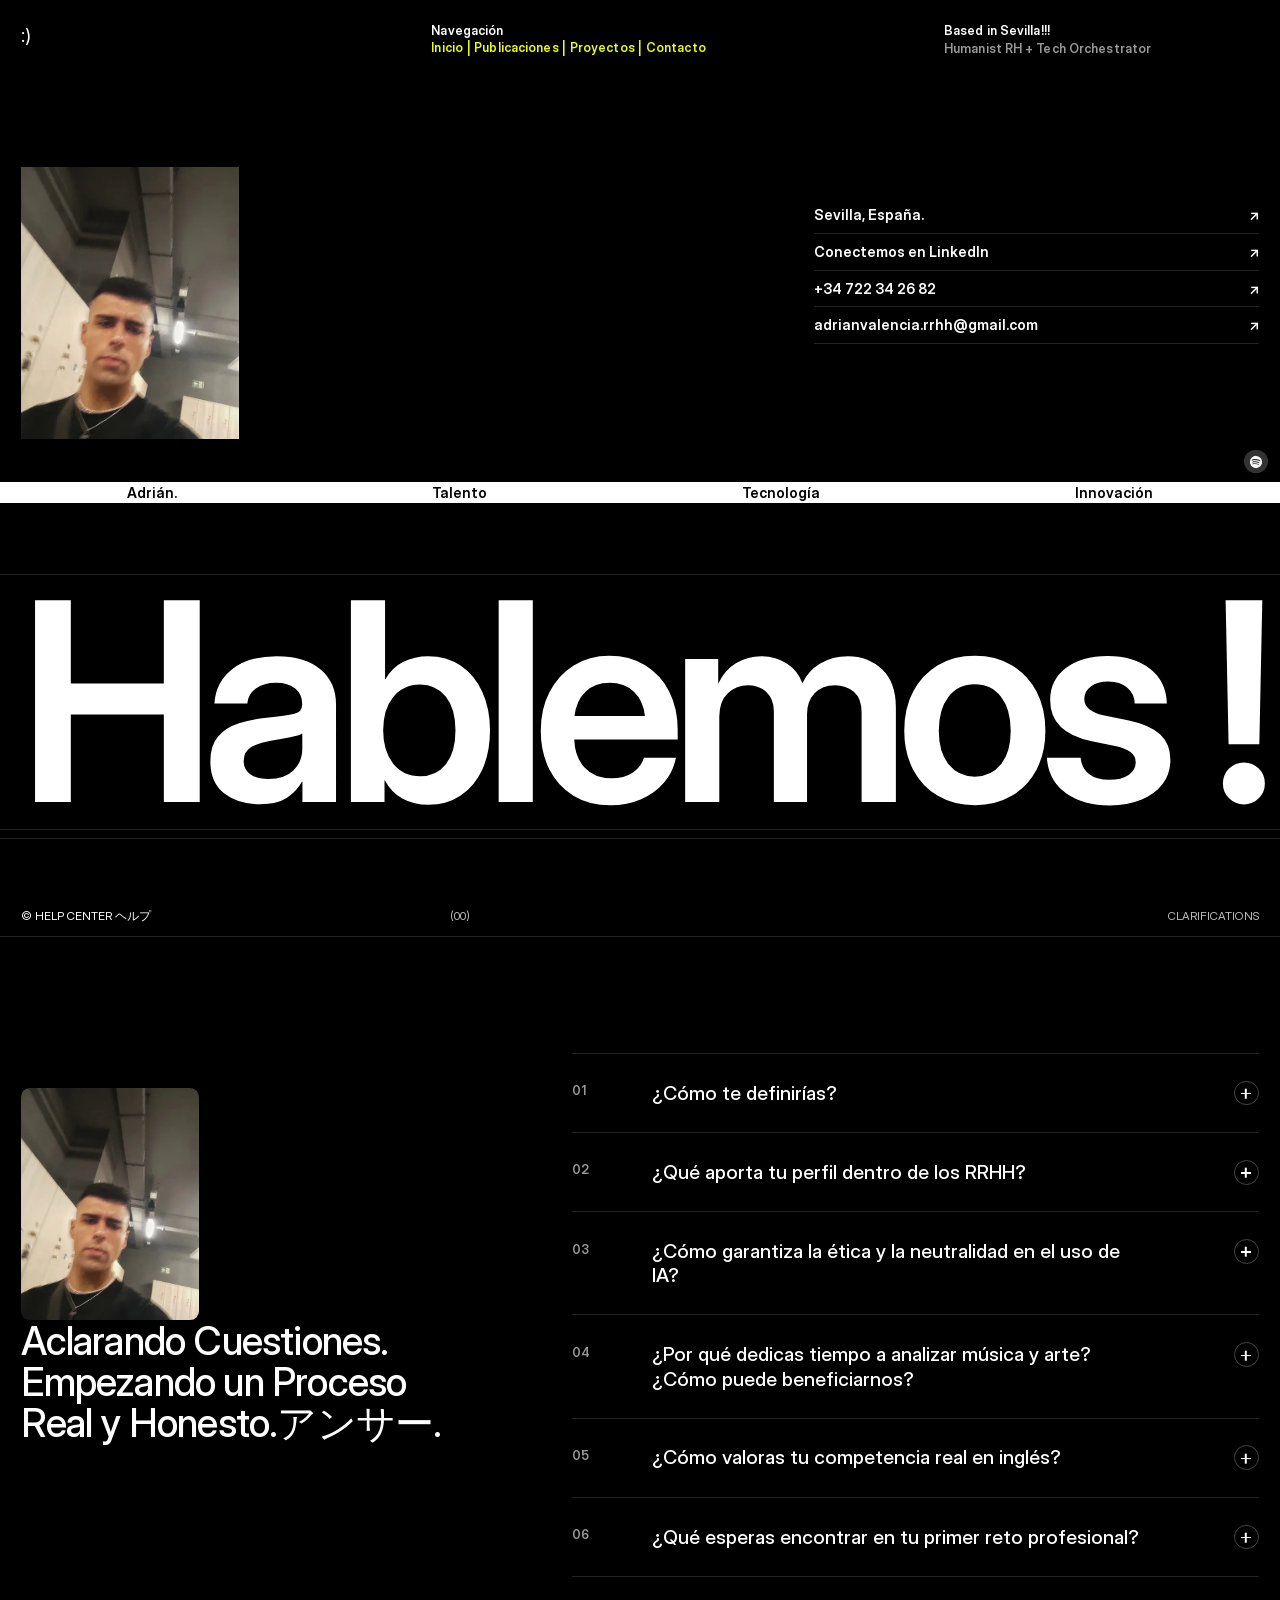
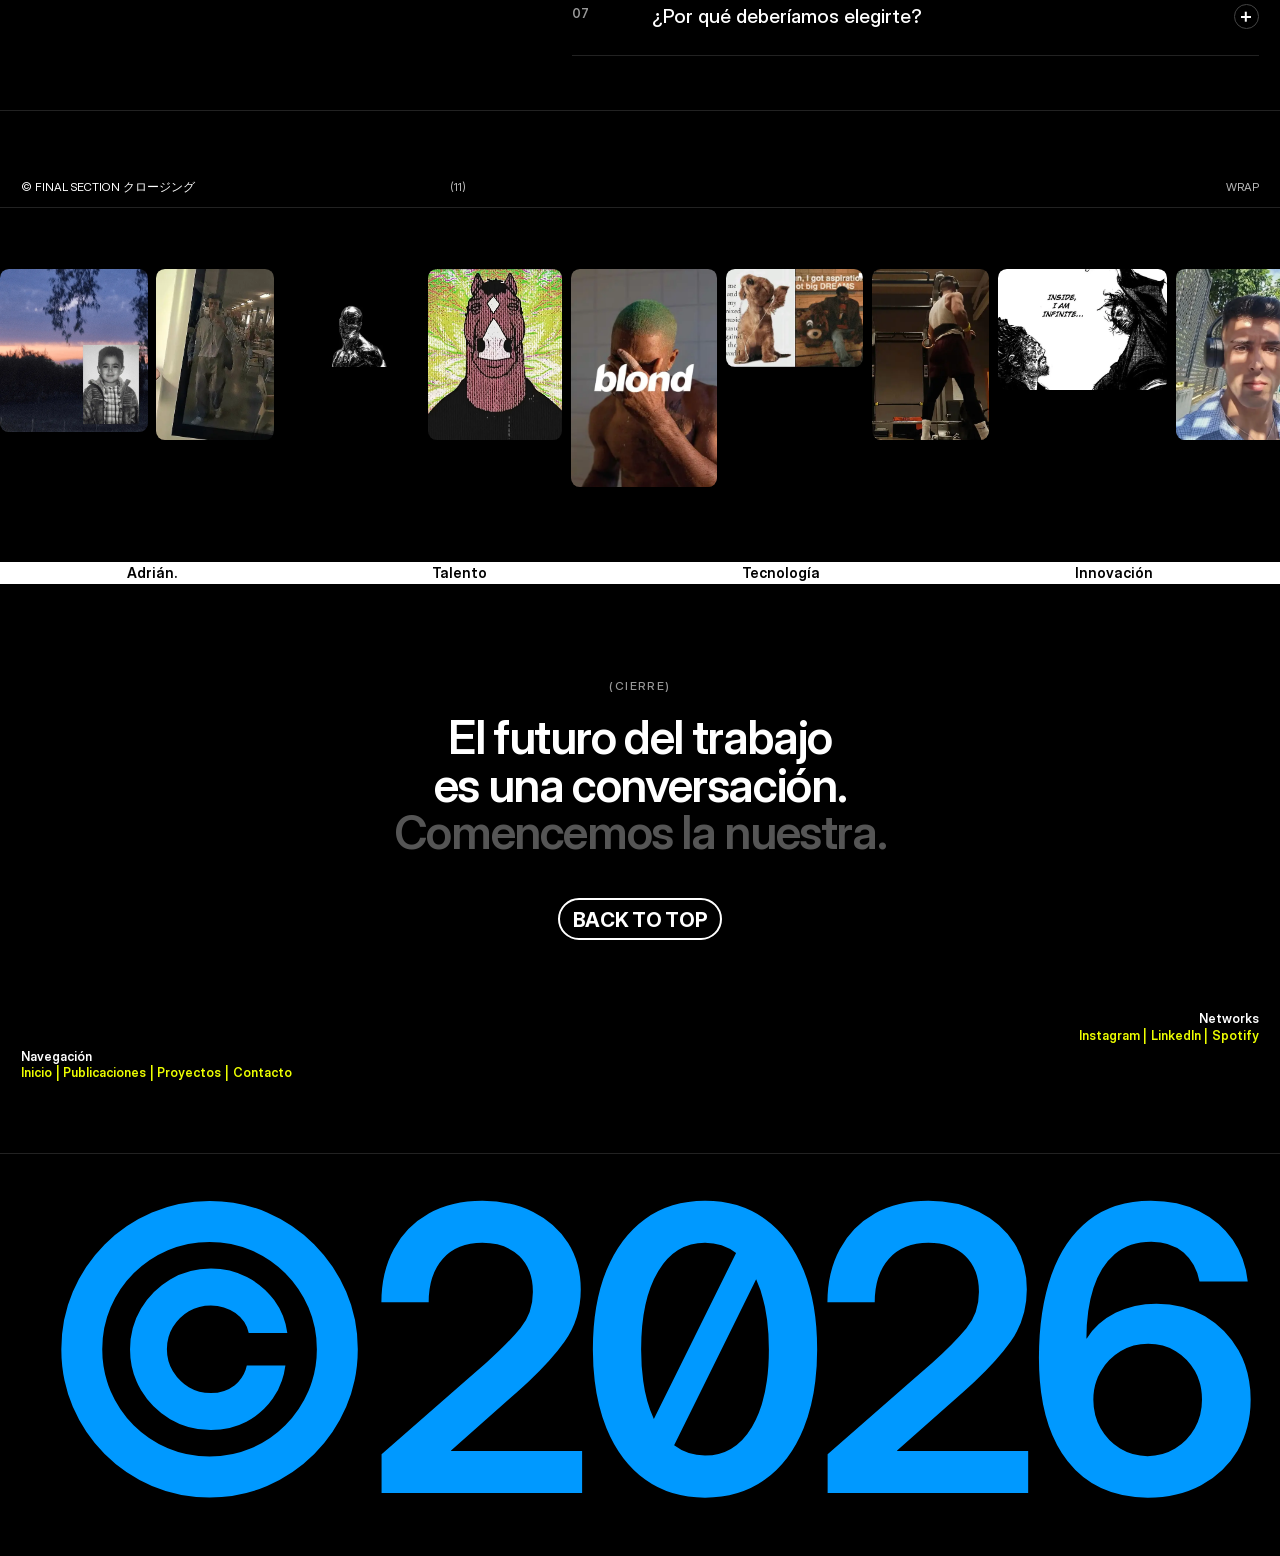
<file: contact/index.html>
<!doctype html><html lang="es"><head><meta charset="utf-8"><meta name="viewport" content="width=device-width,initial-scale=1">
<title>Adrián Valencia — Recruiter</title><meta name="description" content="Una excusa para sumergirte en cultura — mi cultura."><meta name="robots" content="max-image-preview:large">
<link rel="canonical" href="https://adrianvalenciarrhh-rgb.github.io/adrianvalencia-personal/contact/"><meta property="og:url" content="https://adrianvalenciarrhh-rgb.github.io/adrianvalencia-personal/contact/"><meta property="og:type" content="website"><meta property="og:title" content="Adrián Valencia — Recruiter"><meta property="og:description" content="Una excusa para sumergirte en cultura — mi cultura."><meta property="og:image" content="https://adrianvalenciarrhh-rgb.github.io/adrianvalencia-personal/assets/img/og.jpg">
<meta name="twitter:card" content="summary_large_image"><meta name="twitter:title" content="Adrián Valencia — Recruiter"><meta name="twitter:description" content="Una excusa para sumergirte en cultura — mi cultura."><meta name="twitter:image" content="https://adrianvalenciarrhh-rgb.github.io/adrianvalencia-personal/assets/img/og.jpg">
<link rel="icon" href="../favicon.png"><link rel="apple-touch-icon" href="../apple-touch-icon.png">
<link rel="preload" href="../assets/fonts/InterDisplay-SemiBold.woff2" as="font" type="font/woff2" crossorigin><link rel="preload" href="../assets/fonts/InterDisplay-Medium.woff2" as="font" type="font/woff2" crossorigin>
<link rel="stylesheet" href="../assets/style.css"></head>
<body class=""><header class="hdr" id="top"><a class="logo" href="../#top">:)</a>
<div class="hnav"><p>Navegación</p><nav><a href="../"><span class="roll" aria-label="Inicio"><span class="r1" aria-hidden="true"><span style="--i:0">I</span><span style="--i:1">n</span><span style="--i:2">i</span><span style="--i:3">c</span><span style="--i:4">i</span><span style="--i:5">o</span></span><span class="r2" aria-hidden="true"><span style="--i:0">I</span><span style="--i:1">n</span><span style="--i:2">i</span><span style="--i:3">c</span><span style="--i:4">i</span><span style="--i:5">o</span></span></span></a><i>|</i><a href="../gallery/"><span class="roll" aria-label="Publicaciones"><span class="r1" aria-hidden="true"><span style="--i:0">P</span><span style="--i:1">u</span><span style="--i:2">b</span><span style="--i:3">l</span><span style="--i:4">i</span><span style="--i:5">c</span><span style="--i:6">a</span><span style="--i:7">c</span><span style="--i:8">i</span><span style="--i:9">o</span><span style="--i:10">n</span><span style="--i:11">e</span><span style="--i:12">s</span></span><span class="r2" aria-hidden="true"><span style="--i:0">P</span><span style="--i:1">u</span><span style="--i:2">b</span><span style="--i:3">l</span><span style="--i:4">i</span><span style="--i:5">c</span><span style="--i:6">a</span><span style="--i:7">c</span><span style="--i:8">i</span><span style="--i:9">o</span><span style="--i:10">n</span><span style="--i:11">e</span><span style="--i:12">s</span></span></span></a><i>|</i><a href="../work/"><span class="roll" aria-label="Proyectos"><span class="r1" aria-hidden="true"><span style="--i:0">P</span><span style="--i:1">r</span><span style="--i:2">o</span><span style="--i:3">y</span><span style="--i:4">e</span><span style="--i:5">c</span><span style="--i:6">t</span><span style="--i:7">o</span><span style="--i:8">s</span></span><span class="r2" aria-hidden="true"><span style="--i:0">P</span><span style="--i:1">r</span><span style="--i:2">o</span><span style="--i:3">y</span><span style="--i:4">e</span><span style="--i:5">c</span><span style="--i:6">t</span><span style="--i:7">o</span><span style="--i:8">s</span></span></span></a><i>|</i><a href="../contact/"><span class="roll" aria-label="Contacto"><span class="r1" aria-hidden="true"><span style="--i:0">C</span><span style="--i:1">o</span><span style="--i:2">n</span><span style="--i:3">t</span><span style="--i:4">a</span><span style="--i:5">c</span><span style="--i:6">t</span><span style="--i:7">o</span></span><span class="r2" aria-hidden="true"><span style="--i:0">C</span><span style="--i:1">o</span><span style="--i:2">n</span><span style="--i:3">t</span><span style="--i:4">a</span><span style="--i:5">c</span><span style="--i:6">t</span><span style="--i:7">o</span></span></span></a></nav></div>
<div class="hloc"><p>Based in Sevilla!!!</p><p class="g">Humanist RH + Tech Orchestrator </p></div></header><main><section class="ct"><img class="ct-img" src="../assets/img/UvmrgGJ5VjkHzuHCGmqR7i20GSw.webp" width="520" height="679" alt="Adrián Valencia" fetchpriority="high">
<ul class="ct-list"><li data-reveal><span><span class="roll" aria-label="Sevilla, España."><span class="r1" aria-hidden="true"><span style="--i:0">S</span><span style="--i:1">e</span><span style="--i:2">v</span><span style="--i:3">i</span><span style="--i:4">l</span><span style="--i:5">l</span><span style="--i:6">a</span><span style="--i:7">,</span><span style="--i:8">&nbsp;</span><span style="--i:9">E</span><span style="--i:10">s</span><span style="--i:11">p</span><span style="--i:12">a</span><span style="--i:13">ñ</span><span style="--i:14">a</span><span style="--i:15">.</span></span><span class="r2" aria-hidden="true"><span style="--i:0">S</span><span style="--i:1">e</span><span style="--i:2">v</span><span style="--i:3">i</span><span style="--i:4">l</span><span style="--i:5">l</span><span style="--i:6">a</span><span style="--i:7">,</span><span style="--i:8">&nbsp;</span><span style="--i:9">E</span><span style="--i:10">s</span><span style="--i:11">p</span><span style="--i:12">a</span><span style="--i:13">ñ</span><span style="--i:14">a</span><span style="--i:15">.</span></span></span><span class="arr">↗</span></span></li><li data-reveal><a href="https://www.linkedin.com/in/adrianvalenciarios/" target="_blank" rel="noopener"><span class="roll" aria-label="Conectemos en LinkedIn"><span class="r1" aria-hidden="true"><span style="--i:0">C</span><span style="--i:1">o</span><span style="--i:2">n</span><span style="--i:3">e</span><span style="--i:4">c</span><span style="--i:5">t</span><span style="--i:6">e</span><span style="--i:7">m</span><span style="--i:8">o</span><span style="--i:9">s</span><span style="--i:10">&nbsp;</span><span style="--i:11">e</span><span style="--i:12">n</span><span style="--i:13">&nbsp;</span><span style="--i:14">L</span><span style="--i:15">i</span><span style="--i:16">n</span><span style="--i:17">k</span><span style="--i:18">e</span><span style="--i:19">d</span><span style="--i:20">I</span><span style="--i:21">n</span></span><span class="r2" aria-hidden="true"><span style="--i:0">C</span><span style="--i:1">o</span><span style="--i:2">n</span><span style="--i:3">e</span><span style="--i:4">c</span><span style="--i:5">t</span><span style="--i:6">e</span><span style="--i:7">m</span><span style="--i:8">o</span><span style="--i:9">s</span><span style="--i:10">&nbsp;</span><span style="--i:11">e</span><span style="--i:12">n</span><span style="--i:13">&nbsp;</span><span style="--i:14">L</span><span style="--i:15">i</span><span style="--i:16">n</span><span style="--i:17">k</span><span style="--i:18">e</span><span style="--i:19">d</span><span style="--i:20">I</span><span style="--i:21">n</span></span></span><span class="arr">↗</span></a></li><li data-reveal><a href="tel:+34722342682"><span class="roll" aria-label="+34 722 34 26 82"><span class="r1" aria-hidden="true"><span style="--i:0">+</span><span style="--i:1">3</span><span style="--i:2">4</span><span style="--i:3">&nbsp;</span><span style="--i:4">7</span><span style="--i:5">2</span><span style="--i:6">2</span><span style="--i:7">&nbsp;</span><span style="--i:8">3</span><span style="--i:9">4</span><span style="--i:10">&nbsp;</span><span style="--i:11">2</span><span style="--i:12">6</span><span style="--i:13">&nbsp;</span><span style="--i:14">8</span><span style="--i:15">2</span></span><span class="r2" aria-hidden="true"><span style="--i:0">+</span><span style="--i:1">3</span><span style="--i:2">4</span><span style="--i:3">&nbsp;</span><span style="--i:4">7</span><span style="--i:5">2</span><span style="--i:6">2</span><span style="--i:7">&nbsp;</span><span style="--i:8">3</span><span style="--i:9">4</span><span style="--i:10">&nbsp;</span><span style="--i:11">2</span><span style="--i:12">6</span><span style="--i:13">&nbsp;</span><span style="--i:14">8</span><span style="--i:15">2</span></span></span><span class="arr">↗</span></a></li><li data-reveal><a href="mailto:adrianvalencia.rrhh@gmail.com"><span class="roll" aria-label="adrianvalencia.rrhh@gmail.com"><span class="r1" aria-hidden="true"><span style="--i:0">a</span><span style="--i:1">d</span><span style="--i:2">r</span><span style="--i:3">i</span><span style="--i:4">a</span><span style="--i:5">n</span><span style="--i:6">v</span><span style="--i:7">a</span><span style="--i:8">l</span><span style="--i:9">e</span><span style="--i:10">n</span><span style="--i:11">c</span><span style="--i:12">i</span><span style="--i:13">a</span><span style="--i:14">.</span><span style="--i:15">r</span><span style="--i:16">r</span><span style="--i:17">h</span><span style="--i:18">h</span><span style="--i:19">@</span><span style="--i:20">g</span><span style="--i:21">m</span><span style="--i:22">a</span><span style="--i:23">i</span><span style="--i:24">l</span><span style="--i:25">.</span><span style="--i:26">c</span><span style="--i:27">o</span><span style="--i:28">m</span></span><span class="r2" aria-hidden="true"><span style="--i:0">a</span><span style="--i:1">d</span><span style="--i:2">r</span><span style="--i:3">i</span><span style="--i:4">a</span><span style="--i:5">n</span><span style="--i:6">v</span><span style="--i:7">a</span><span style="--i:8">l</span><span style="--i:9">e</span><span style="--i:10">n</span><span style="--i:11">c</span><span style="--i:12">i</span><span style="--i:13">a</span><span style="--i:14">.</span><span style="--i:15">r</span><span style="--i:16">r</span><span style="--i:17">h</span><span style="--i:18">h</span><span style="--i:19">@</span><span style="--i:20">g</span><span style="--i:21">m</span><span style="--i:22">a</span><span style="--i:23">i</span><span style="--i:24">l</span><span style="--i:25">.</span><span style="--i:26">c</span><span style="--i:27">o</span><span style="--i:28">m</span></span></span><span class="arr">↗</span></a></li></ul></section>
<div class="band"><div class="band-t"><p>Adrián.</p><p>Talento</p><p>Tecnología</p><p>Innovación</p></div></div><h1 class="ct-big" data-reveal>Hablemos !</h1><section class="sec faq faq-b"><div class="lbl" data-reveal><h6>© Help Center ヘルプ</h6><h6 class="g n">(00)</h6><h6 class="g r">Clarifications</h6></div>
<div class="faq-in"><div class="faq-l"><img class="faq-img" src="../assets/img/UvmrgGJ5VjkHzuHCGmqR7i20GSw.webp" width="520" height="679" alt="Adrián Valencia" loading="lazy" decoding="async"><h3 data-reveal>Aclarando Cuestiones. Empezando un Proceso Real y Honesto.アンサー.</h3></div>
<ul class="faq-list"><li data-reveal><button class="faq-q" aria-expanded="false"><span class="num">01</span><span class="q">¿Cómo te definirías?</span><span class="plus" aria-hidden="true"></span></button><div class="faq-a"><div><p>Soy feliz, y eso es mucho. Soy realista, aun así elijo tener una buena perspectiva. Soy consciente de quién soy y de mi entorno. Eso me permite actuar de forma genuina y real. Aún así, a veces es necesario lanzarse a la aventura. &quot;Caminante no hay camino, se hace camino al andar&quot;. A veces debemos dar el primer paso, y crear nuestro destino en consecuencia. </p></div></div></li><li data-reveal><button class="faq-q" aria-expanded="false"><span class="num">02</span><span class="q">¿Qué aporta tu perfil dentro de los RRHH?</span><span class="plus" aria-hidden="true"></span></button><div class="faq-a"><div><p>Aporto una arquitectura de pensamiento orientada a la automatización de procesos vacíos. Mi objetivo es usar la tecnología para liberar el tiempo necesario que requiere la verdadera gestión humana: el diálogo y el bienestar.</p></div></div></li><li data-reveal><button class="faq-q" aria-expanded="false"><span class="num">03</span><span class="q">¿Cómo garantiza la ética y la neutralidad en el uso de IA?</span><span class="plus" aria-hidden="true"></span></button><div class="faq-a"><div><p>Sigo marcos de Prompting Responsable. Entiendo la IA como un soporte, no como un decisor. Realizo auditorías manuales de sesgos para asegurar que los procesos de selección sean siempre justos, diversos e inclusivos.</p></div></div></li><li data-reveal><button class="faq-q" aria-expanded="false"><span class="num">04</span><span class="q">¿Por qué dedicas tiempo a analizar música y arte? ¿Cómo puede beneficiarnos?</span><span class="plus" aria-hidden="true"></span></button><div class="faq-a"><div><p>Porque para encontrar talento hay que saber escuchar lo que no se dice. Mi colaboración en medios digitales me ha enseñado a descifrar narrativas y a conectar con audiencias internacionales. El arte me da la empatía y el contexto cultural que a veces los datos no pueden capturar.</p></div></div></li><li data-reveal><button class="faq-q" aria-expanded="false"><span class="num">05</span><span class="q">¿Cómo valoras tu competencia real en inglés?</span><span class="plus" aria-hidden="true"></span></button><div class="faq-a"><div><p>Más allá de mi formación con la UPenn, el inglés es un idioma que ha estado presente en mi vida de forma constante. Lo aplico de manera práctica como Music Content Collaborator en Instagram, colaborando en una de las cuentas pioneras del sector musical. Mi vida técnica y mis aficiones giran en torno a este idioma: Música, Arte, Deporte, Lectura y Filosofía. Aunque siempre hay margen de mejora para alcanzar la excelencia, cuento con la capacidad necesaria para comenzar a operar en cualquier entorno</p></div></div></li><li data-reveal><button class="faq-q" aria-expanded="false"><span class="num">06</span><span class="q">¿Qué esperas encontrar en tu primer reto profesional?</span><span class="plus" aria-hidden="true"></span></button><div class="faq-a"><div><p>Busco el terreno donde transicionar y convertirme en el mejor profesional. Espero encontrar líderes que gestionen por confianza y sistemas que permitan que la innovación fluya. Busco la orilla donde mi capacidad encuentre su utilidad definitiva. Poder evolucionar.</p></div></div></li><li data-reveal><button class="faq-q" aria-expanded="false"><span class="num">07</span><span class="q">¿Por qué deberíamos elegirte?</span><span class="plus" aria-hidden="true"></span></button><div class="faq-a"><div><p>No soy &quot;vendehumos&quot;. Nadie es perfecto. Dicho eso, realmente me considero una persona completa. Me siento orgulloso de quien soy, desde lo personal hasta lo profesional, desde mis pasiones a mis actuaciones. Me siento capaz de actuar según lo esperable; y más importante, aprender y superarme.</p></div></div></li></ul></div></section><section class="sec final"><div class="lbl" data-reveal><h6>© Final Section クロージング</h6><h6 class="g n">(11)</h6><h6 class="g r">Wrap</h6></div>
<div class="imq"><div class="imq-t"><div class="wi" style="--w:166;--h:183"><img class="" src="../assets/img/JCHJjIOxZ172hEiC6nJxh6B8.webp" width="1080" height="1468" alt="" loading="lazy" decoding="async"></div><div class="wi" style="--w:132;--h:193"><img class="" src="../assets/img/nRtJeVkqT6yi0EFC51btEuBG2m8.webp" width="400" height="540" alt="" loading="lazy" decoding="async"></div><div class="wi" style="--w:154;--h:110"><img class="" src="../assets/img/4A35Qu0QVWM7RSJeXyO1RFyD0w.webp" width="560" height="315" alt="" loading="lazy" decoding="async"></div><div class="wi" style="--w:150;--h:193"><img class="" src="../assets/img/CCKaFSMrflDO9xFSCxQyUkkUYY.webp" width="1080" height="1344" alt="" loading="lazy" decoding="async"></div><div class="wi" style="--w:165;--h:245"><img class="" src="../assets/img/qozy7WIynzf0CKygVjUmz46aTlM.webp" width="400" height="600" alt="" loading="lazy" decoding="async"></div><div class="wi" style="--w:154;--h:110"><img class="" src="../assets/img/dLRgGMrvTkYQulnJATFpN0hdjCo.webp" width="400" height="267" alt="" loading="lazy" decoding="async"></div><div class="wi" style="--w:132;--h:193"><img class="" src="../assets/img/WZtZ3pAf5KMtJljXbXwGHdpw.webp" width="400" height="639" alt="" loading="lazy" decoding="async"></div><div class="wi" style="--w:190;--h:136"><img class="" src="../assets/img/u3DLyOcICfoGbTdfNFyX5tz1A.webp" width="1080" height="1061" alt="" loading="lazy" decoding="async"></div><div class="wi" style="--w:190;--h:193"><img class="" src="../assets/img/oa5XfXW8ftJGcgNgKzcAjRFRM8.webp" width="946" height="946" alt="" loading="lazy" decoding="async"></div></div><div class="imq-t" aria-hidden="true"><div class="wi" style="--w:166;--h:183"><img class="" src="../assets/img/JCHJjIOxZ172hEiC6nJxh6B8.webp" width="1080" height="1468" alt="" loading="lazy" decoding="async"></div><div class="wi" style="--w:132;--h:193"><img class="" src="../assets/img/nRtJeVkqT6yi0EFC51btEuBG2m8.webp" width="400" height="540" alt="" loading="lazy" decoding="async"></div><div class="wi" style="--w:154;--h:110"><img class="" src="../assets/img/4A35Qu0QVWM7RSJeXyO1RFyD0w.webp" width="560" height="315" alt="" loading="lazy" decoding="async"></div><div class="wi" style="--w:150;--h:193"><img class="" src="../assets/img/CCKaFSMrflDO9xFSCxQyUkkUYY.webp" width="1080" height="1344" alt="" loading="lazy" decoding="async"></div><div class="wi" style="--w:165;--h:245"><img class="" src="../assets/img/qozy7WIynzf0CKygVjUmz46aTlM.webp" width="400" height="600" alt="" loading="lazy" decoding="async"></div><div class="wi" style="--w:154;--h:110"><img class="" src="../assets/img/dLRgGMrvTkYQulnJATFpN0hdjCo.webp" width="400" height="267" alt="" loading="lazy" decoding="async"></div><div class="wi" style="--w:132;--h:193"><img class="" src="../assets/img/WZtZ3pAf5KMtJljXbXwGHdpw.webp" width="400" height="639" alt="" loading="lazy" decoding="async"></div><div class="wi" style="--w:190;--h:136"><img class="" src="../assets/img/u3DLyOcICfoGbTdfNFyX5tz1A.webp" width="1080" height="1061" alt="" loading="lazy" decoding="async"></div><div class="wi" style="--w:190;--h:193"><img class="" src="../assets/img/oa5XfXW8ftJGcgNgKzcAjRFRM8.webp" width="946" height="946" alt="" loading="lazy" decoding="async"></div></div></div>
<div class="band"><div class="band-t"><p>Adrián.</p><p>Talento</p><p>Tecnología</p><p>Innovación</p></div></div>
<div class="closing" data-reveal><p class="k">(Cierre)</p><p>El futuro del trabajo<br>es una conversación.</p><p class="g">Comencemos la nuestra.</p></div>
<div class="center" data-reveal><a class="pill" href="#top"><span class="roll" aria-label="Back To Top"><span class="r1" aria-hidden="true"><span style="--i:0">B</span><span style="--i:1">a</span><span style="--i:2">c</span><span style="--i:3">k</span><span style="--i:4">&nbsp;</span><span style="--i:5">T</span><span style="--i:6">o</span><span style="--i:7">&nbsp;</span><span style="--i:8">T</span><span style="--i:9">o</span><span style="--i:10">p</span></span><span class="r2" aria-hidden="true"><span style="--i:0">B</span><span style="--i:1">a</span><span style="--i:2">c</span><span style="--i:3">k</span><span style="--i:4">&nbsp;</span><span style="--i:5">T</span><span style="--i:6">o</span><span style="--i:7">&nbsp;</span><span style="--i:8">T</span><span style="--i:9">o</span><span style="--i:10">p</span></span></span></a></div>
<footer class="ftr"><div class="fnav"><p>Navegación</p><nav><a href="../"><span class="roll" aria-label="Inicio"><span class="r1" aria-hidden="true"><span style="--i:0">I</span><span style="--i:1">n</span><span style="--i:2">i</span><span style="--i:3">c</span><span style="--i:4">i</span><span style="--i:5">o</span></span><span class="r2" aria-hidden="true"><span style="--i:0">I</span><span style="--i:1">n</span><span style="--i:2">i</span><span style="--i:3">c</span><span style="--i:4">i</span><span style="--i:5">o</span></span></span></a><i>|</i><a href="../gallery/"><span class="roll" aria-label="Publicaciones"><span class="r1" aria-hidden="true"><span style="--i:0">P</span><span style="--i:1">u</span><span style="--i:2">b</span><span style="--i:3">l</span><span style="--i:4">i</span><span style="--i:5">c</span><span style="--i:6">a</span><span style="--i:7">c</span><span style="--i:8">i</span><span style="--i:9">o</span><span style="--i:10">n</span><span style="--i:11">e</span><span style="--i:12">s</span></span><span class="r2" aria-hidden="true"><span style="--i:0">P</span><span style="--i:1">u</span><span style="--i:2">b</span><span style="--i:3">l</span><span style="--i:4">i</span><span style="--i:5">c</span><span style="--i:6">a</span><span style="--i:7">c</span><span style="--i:8">i</span><span style="--i:9">o</span><span style="--i:10">n</span><span style="--i:11">e</span><span style="--i:12">s</span></span></span></a><i>|</i><a href="../work/"><span class="roll" aria-label="Proyectos"><span class="r1" aria-hidden="true"><span style="--i:0">P</span><span style="--i:1">r</span><span style="--i:2">o</span><span style="--i:3">y</span><span style="--i:4">e</span><span style="--i:5">c</span><span style="--i:6">t</span><span style="--i:7">o</span><span style="--i:8">s</span></span><span class="r2" aria-hidden="true"><span style="--i:0">P</span><span style="--i:1">r</span><span style="--i:2">o</span><span style="--i:3">y</span><span style="--i:4">e</span><span style="--i:5">c</span><span style="--i:6">t</span><span style="--i:7">o</span><span style="--i:8">s</span></span></span></a><i>|</i><a href="../contact/"><span class="roll" aria-label="Contacto"><span class="r1" aria-hidden="true"><span style="--i:0">C</span><span style="--i:1">o</span><span style="--i:2">n</span><span style="--i:3">t</span><span style="--i:4">a</span><span style="--i:5">c</span><span style="--i:6">t</span><span style="--i:7">o</span></span><span class="r2" aria-hidden="true"><span style="--i:0">C</span><span style="--i:1">o</span><span style="--i:2">n</span><span style="--i:3">t</span><span style="--i:4">a</span><span style="--i:5">c</span><span style="--i:6">t</span><span style="--i:7">o</span></span></span></a></nav></div><div class="fnet"><p>Networks</p><nav><a href="https://www.instagram.com/adrivarix11" target="_blank" rel="noopener"><span class="roll" aria-label="Instagram"><span class="r1" aria-hidden="true"><span style="--i:0">I</span><span style="--i:1">n</span><span style="--i:2">s</span><span style="--i:3">t</span><span style="--i:4">a</span><span style="--i:5">g</span><span style="--i:6">r</span><span style="--i:7">a</span><span style="--i:8">m</span></span><span class="r2" aria-hidden="true"><span style="--i:0">I</span><span style="--i:1">n</span><span style="--i:2">s</span><span style="--i:3">t</span><span style="--i:4">a</span><span style="--i:5">g</span><span style="--i:6">r</span><span style="--i:7">a</span><span style="--i:8">m</span></span></span></a><i>|</i><a href="https://www.linkedin.com/in/adrianvalenciarios/" target="_blank" rel="noopener"><span class="roll" aria-label="LinkedIn"><span class="r1" aria-hidden="true"><span style="--i:0">L</span><span style="--i:1">i</span><span style="--i:2">n</span><span style="--i:3">k</span><span style="--i:4">e</span><span style="--i:5">d</span><span style="--i:6">I</span><span style="--i:7">n</span></span><span class="r2" aria-hidden="true"><span style="--i:0">L</span><span style="--i:1">i</span><span style="--i:2">n</span><span style="--i:3">k</span><span style="--i:4">e</span><span style="--i:5">d</span><span style="--i:6">I</span><span style="--i:7">n</span></span></span></a><i>|</i><a href="https://open.spotify.com/playlist/37i9dQZEVXdi45dT5oklZR?si=b1b2de7641054a4a" target="_blank" rel="noopener"><span class="roll" aria-label="Spotify"><span class="r1" aria-hidden="true"><span style="--i:0">S</span><span style="--i:1">p</span><span style="--i:2">o</span><span style="--i:3">t</span><span style="--i:4">i</span><span style="--i:5">f</span><span style="--i:6">y</span></span><span class="r2" aria-hidden="true"><span style="--i:0">S</span><span style="--i:1">p</span><span style="--i:2">o</span><span style="--i:3">t</span><span style="--i:4">i</span><span style="--i:5">f</span><span style="--i:6">y</span></span></span></a></nav></div></footer>
<a class="c2026" href="../" aria-label="Inicio"><span>©2026</span></a></section></main><button class="spot" aria-label="Abrir playlist de Spotify" aria-expanded="false"><svg viewBox="0 0 24 24" width="14" height="14"><path fill="currentColor" d="M12 1.5a10.5 10.5 0 1 0 0 21 10.5 10.5 0 0 0 0-21Zm4.8 15.2a.65.65 0 0 1-.9.2c-2.5-1.5-5.6-1.9-9.3-1a.65.65 0 1 1-.3-1.3c4-.9 7.5-.5 10.3 1.2.3.2.4.6.2.9Zm1.3-2.9a.8.8 0 0 1-1.1.3c-2.8-1.7-7.1-2.2-10.4-1.2a.8.8 0 1 1-.5-1.6c3.8-1.1 8.5-.6 11.7 1.4.4.2.5.7.3 1.1Zm.1-3c-3.4-2-9-2.2-12.2-1.2a1 1 0 1 1-.6-1.9c3.7-1.1 9.9-.9 13.8 1.4a1 1 0 0 1-1 1.7Z"/></svg></button><div class="spot-panel" hidden></div><script src="../assets/site.js" defer></script></body></html>
</file>
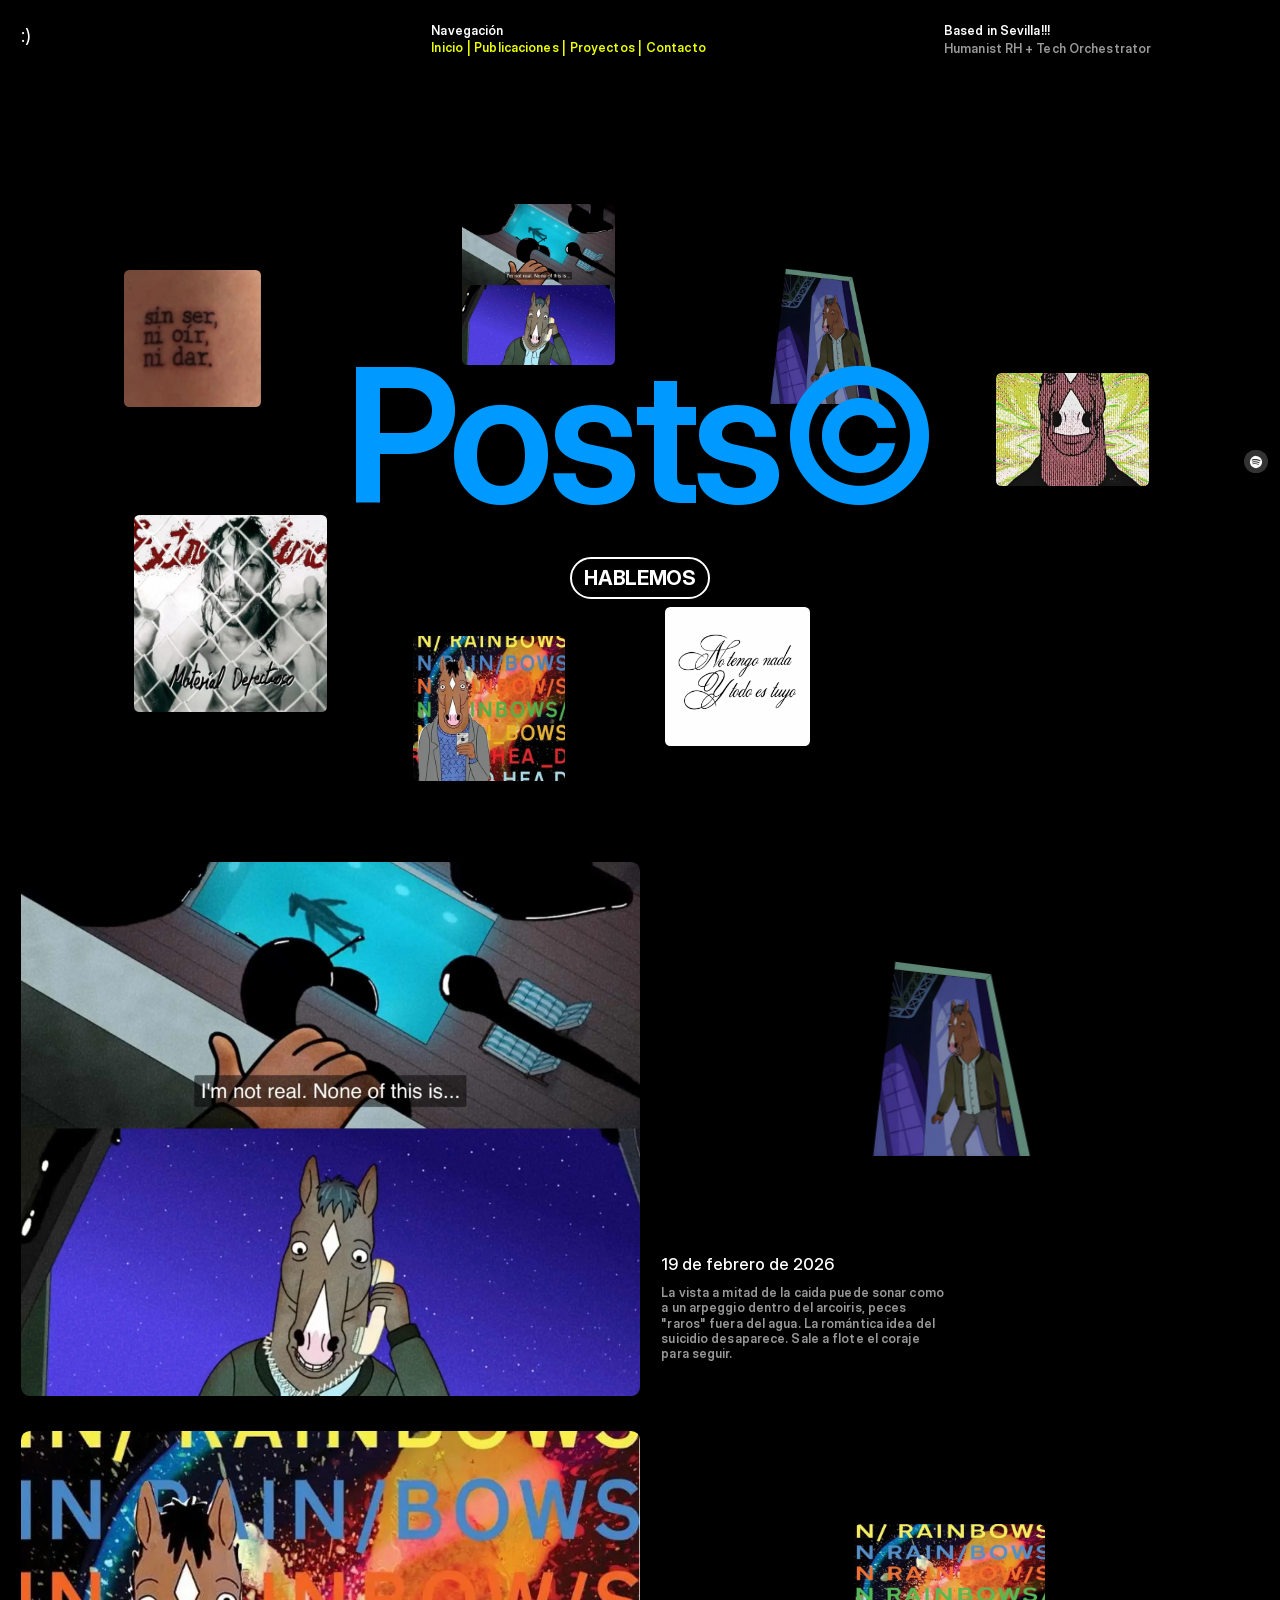
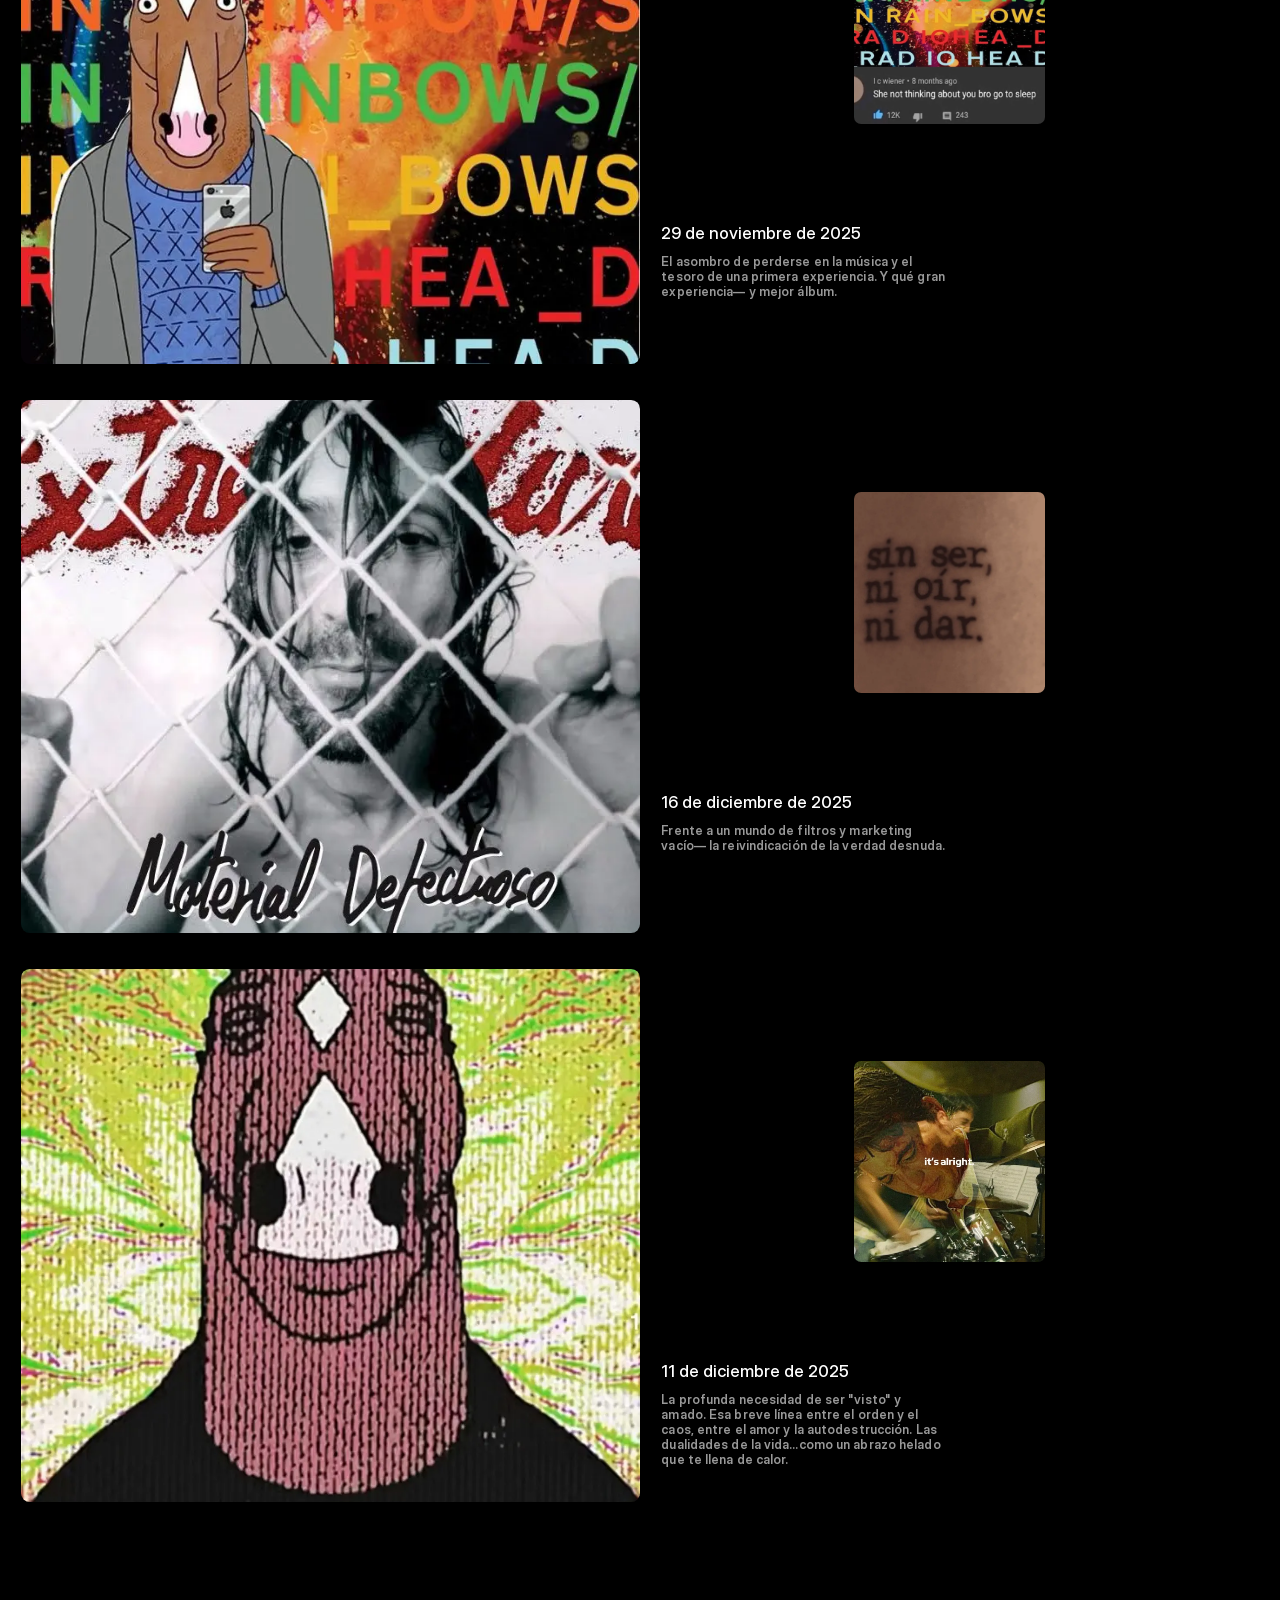
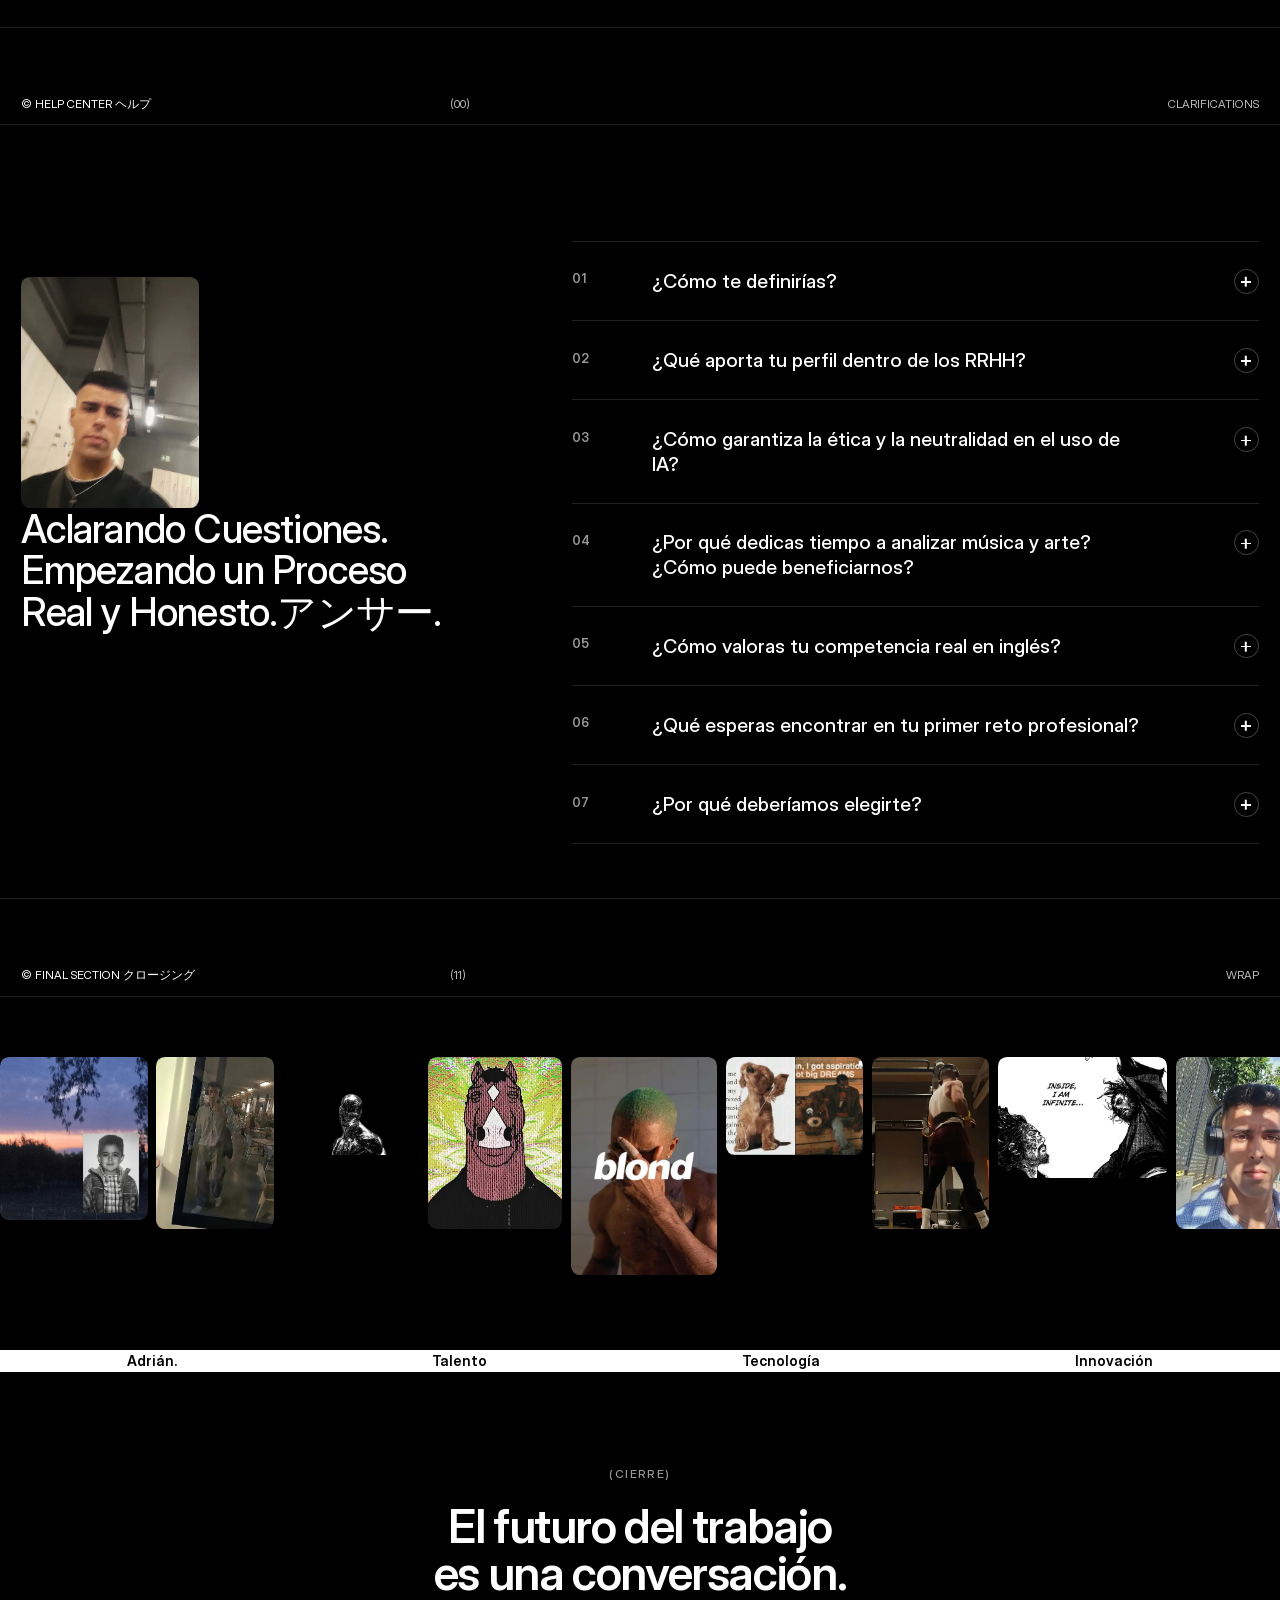
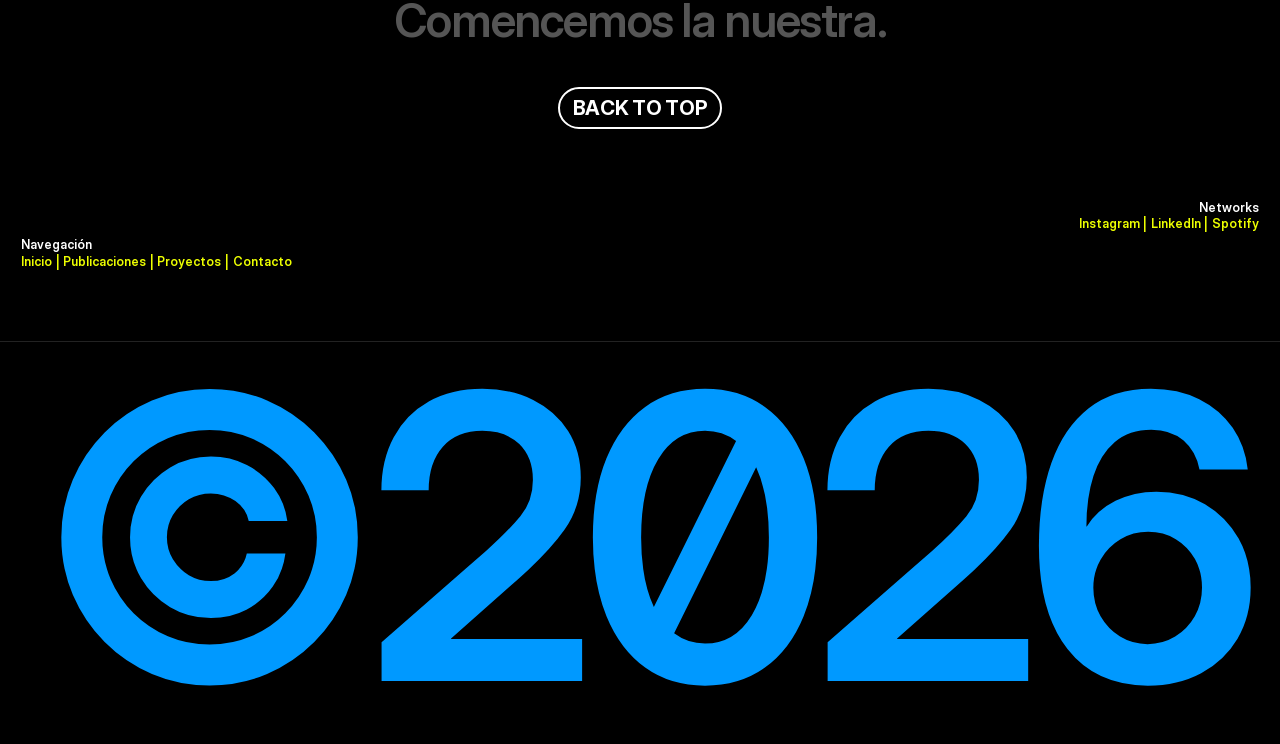
<file: gallery/index.html>
<!doctype html><html lang="es"><head><meta charset="utf-8"><meta name="viewport" content="width=device-width,initial-scale=1">
<title>Adrián Valencia — Recruiter</title><meta name="description" content="Una excusa para sumergirte en cultura — mi cultura."><meta name="robots" content="max-image-preview:large">
<link rel="canonical" href="https://adrianvalenciarrhh-rgb.github.io/adrianvalencia-personal/gallery/"><meta property="og:url" content="https://adrianvalenciarrhh-rgb.github.io/adrianvalencia-personal/gallery/"><meta property="og:type" content="website"><meta property="og:title" content="Adrián Valencia — Recruiter"><meta property="og:description" content="Una excusa para sumergirte en cultura — mi cultura."><meta property="og:image" content="https://adrianvalenciarrhh-rgb.github.io/adrianvalencia-personal/assets/img/og.jpg">
<meta name="twitter:card" content="summary_large_image"><meta name="twitter:title" content="Adrián Valencia — Recruiter"><meta name="twitter:description" content="Una excusa para sumergirte en cultura — mi cultura."><meta name="twitter:image" content="https://adrianvalenciarrhh-rgb.github.io/adrianvalencia-personal/assets/img/og.jpg">
<link rel="icon" href="../favicon.png"><link rel="apple-touch-icon" href="../apple-touch-icon.png">
<link rel="preload" href="../assets/fonts/InterDisplay-SemiBold.woff2" as="font" type="font/woff2" crossorigin><link rel="preload" href="../assets/fonts/InterDisplay-Medium.woff2" as="font" type="font/woff2" crossorigin>
<link rel="stylesheet" href="../assets/style.css"></head>
<body class=""><header class="hdr" id="top"><a class="logo" href="../#top">:)</a>
<div class="hnav"><p>Navegación</p><nav><a href="../"><span class="roll" aria-label="Inicio"><span class="r1" aria-hidden="true"><span style="--i:0">I</span><span style="--i:1">n</span><span style="--i:2">i</span><span style="--i:3">c</span><span style="--i:4">i</span><span style="--i:5">o</span></span><span class="r2" aria-hidden="true"><span style="--i:0">I</span><span style="--i:1">n</span><span style="--i:2">i</span><span style="--i:3">c</span><span style="--i:4">i</span><span style="--i:5">o</span></span></span></a><i>|</i><a href="../gallery/"><span class="roll" aria-label="Publicaciones"><span class="r1" aria-hidden="true"><span style="--i:0">P</span><span style="--i:1">u</span><span style="--i:2">b</span><span style="--i:3">l</span><span style="--i:4">i</span><span style="--i:5">c</span><span style="--i:6">a</span><span style="--i:7">c</span><span style="--i:8">i</span><span style="--i:9">o</span><span style="--i:10">n</span><span style="--i:11">e</span><span style="--i:12">s</span></span><span class="r2" aria-hidden="true"><span style="--i:0">P</span><span style="--i:1">u</span><span style="--i:2">b</span><span style="--i:3">l</span><span style="--i:4">i</span><span style="--i:5">c</span><span style="--i:6">a</span><span style="--i:7">c</span><span style="--i:8">i</span><span style="--i:9">o</span><span style="--i:10">n</span><span style="--i:11">e</span><span style="--i:12">s</span></span></span></a><i>|</i><a href="../work/"><span class="roll" aria-label="Proyectos"><span class="r1" aria-hidden="true"><span style="--i:0">P</span><span style="--i:1">r</span><span style="--i:2">o</span><span style="--i:3">y</span><span style="--i:4">e</span><span style="--i:5">c</span><span style="--i:6">t</span><span style="--i:7">o</span><span style="--i:8">s</span></span><span class="r2" aria-hidden="true"><span style="--i:0">P</span><span style="--i:1">r</span><span style="--i:2">o</span><span style="--i:3">y</span><span style="--i:4">e</span><span style="--i:5">c</span><span style="--i:6">t</span><span style="--i:7">o</span><span style="--i:8">s</span></span></span></a><i>|</i><a href="../contact/"><span class="roll" aria-label="Contacto"><span class="r1" aria-hidden="true"><span style="--i:0">C</span><span style="--i:1">o</span><span style="--i:2">n</span><span style="--i:3">t</span><span style="--i:4">a</span><span style="--i:5">c</span><span style="--i:6">t</span><span style="--i:7">o</span></span><span class="r2" aria-hidden="true"><span style="--i:0">C</span><span style="--i:1">o</span><span style="--i:2">n</span><span style="--i:3">t</span><span style="--i:4">a</span><span style="--i:5">c</span><span style="--i:6">t</span><span style="--i:7">o</span></span></span></a></nav></div>
<div class="hloc"><p>Based in Sevilla!!!</p><p class="g">Humanist RH + Tech Orchestrator </p></div></header><main><section class="sec gal"><div class="posts"><a class="pi" style="--x:520;--y:56;--w:172;--h:181;--k:0" href="https://www.instagram.com/p/DU7A2dEkZJT/?utm_source=ig_web_copy_link&igsh=MzRlODBiNWFlZA==" target="_blank" rel="noopener"><img class="" src="../assets/img/ZeFPhY9CE552aV3BEoDKkxN5yUk.webp" width="1800" height="2401" alt="Publicación" loading="lazy" decoding="async"></a><a class="pi" style="--x:861;--y:123;--w:131;--h:157;--k:1" href="https://www.instagram.com/p/DU7A2dEkZJT/?utm_source=ig_web_copy_link&igsh=MzRlODBiNWFlZA==" target="_blank" rel="noopener"><img class="" src="../assets/img/8eoTIiXtMn8WHwNzILXuotuB4fw.webp" width="1400" height="806" alt="Publicación" loading="lazy" decoding="async"></a><a class="pi" style="--x:139;--y:130;--w:155;--h:154;--k:2" href="https://www.instagram.com/p/DSV0WeQkWV-/?igsh=eXpkejhyYWY1emo0" target="_blank" rel="noopener"><img class="" src="../assets/img/RW3xrsftCzEIV4FRv4pliqkgZa0.webp" width="400" height="400" alt="Publicación" loading="lazy" decoding="async"></a><a class="pi" style="--x:1120;--y:246;--w:173;--h:127;--k:3" href="https://www.instagram.com/p/DSGmKsaEa4_/?igsh=Y3NjNDMwdGo4cW1t" target="_blank" rel="noopener"><img class="" src="../assets/img/CCKaFSMrflDO9xFSCxQyUkkUYY.webp" width="1080" height="1344" alt="Publicación" loading="lazy" decoding="async"></a><a class="pi" style="--x:151;--y:405;--w:217;--h:222;--k:4" href="https://www.instagram.com/p/DSV0WeQkWV-/?igsh=eXpkejhyYWY1emo0" target="_blank" rel="noopener"><img class="" src="../assets/img/m6osoWNqu7WWi769Di0Dfgo23U.webp" width="434" height="434" alt="Publicación" loading="lazy" decoding="async"></a><div class="pi" style="--x:1027;--y:505;--w:165;--h:164;--k:5"><video class="" src="../assets/media/tWVc8fP78CN4KdCUEIVohiQYOM8.mp4" autoplay muted loop playsinline style=""></video></div><a class="pi" style="--x:748;--y:509;--w:163;--h:156;--k:6" href="https://www.instagram.com/p/DRoAtxAkeO-/?igsh=NWwwanVsNjhtc3Nt" target="_blank" rel="noopener"><img class="" src="../assets/img/NOWXlXUPlrpi8lo87IAxwn9A.webp" width="1024" height="1024" alt="Publicación" loading="lazy" decoding="async"></a><a class="pi" style="--x:465;--y:542;--w:171;--h:163;--k:7" href="https://www.instagram.com/p/DRoAtxAkeO-/?igsh=NWwwanVsNjhtc3Nt" target="_blank" rel="noopener"><img class="" src="../assets/img/ZZyqpemwkPVH5qzAxTusAIdlC6w.webp" width="400" height="400" alt="Publicación" loading="lazy" decoding="async"></a>
<a class="posts-t" href="https://www.instagram.com/weloveurban" target="_blank" rel="noopener">Posts©</a><div class="posts-b"><a class="pill" href="../contact/"><span class="roll" aria-label="Hablemos"><span class="r1" aria-hidden="true"><span style="--i:0">H</span><span style="--i:1">a</span><span style="--i:2">b</span><span style="--i:3">l</span><span style="--i:4">e</span><span style="--i:5">m</span><span style="--i:6">o</span><span style="--i:7">s</span></span><span class="r2" aria-hidden="true"><span style="--i:0">H</span><span style="--i:1">a</span><span style="--i:2">b</span><span style="--i:3">l</span><span style="--i:4">e</span><span style="--i:5">m</span><span style="--i:6">o</span><span style="--i:7">s</span></span></span></a></div></div><div class="alist"><a class="arow" data-reveal href="../article/bojack-weird-fishes/"><div class="ab"><img class="" src="../assets/img/ZeFPhY9CE552aV3BEoDKkxN5yUk.webp" width="1800" height="2401" alt="19 de febrero de 2026" loading="lazy" decoding="async"></div><div class="ar"><div class="as"><img class="" src="../assets/img/8eoTIiXtMn8WHwNzILXuotuB4fw.webp" width="1400" height="806" alt="" loading="lazy" decoding="async"></div><div class="at"><p class="ad">19 de febrero de 2026</p><div class="ae"><p>La vista a mitad de la caida puede sonar como a un arpeggio dentro del arcoiris, peces "raros" fuera del agua. La romántica idea del suicidio desaparece. Sale a flote el coraje para seguir. </p></div></div></div></a><a class="arow" data-reveal href="../article/bojack-in-rainbows/"><div class="ab"><img class="" src="../assets/img/4j6scaCCxhGJSAHy5oiB2Stsfo.webp" width="759" height="757" alt="29 de noviembre de 2025" loading="lazy" decoding="async"></div><div class="ar"><div class="as"><img class="" src="../assets/img/maOb7goksrWea07RJkAFTofh2g.webp" width="1080" height="1080" alt="" loading="lazy" decoding="async"></div><div class="at"><p class="ad">29 de noviembre de 2025</p><div class="ae"><p>El asombro de perderse en la música y el tesoro de una primera experiencia. Y qué gran experiencia— y mejor álbum. </p></div></div></div></a><a class="arow" data-reveal href="../article/robe-extremoduro/"><div class="ab"><img class="" src="../assets/img/1WIeMXRWi4fV6Cx9FLsA8TJLN9Y.webp" width="712" height="712" alt="16 de diciembre de 2025" loading="lazy" decoding="async"></div><div class="ar"><div class="as"><img class="" src="../assets/img/4bPWWRKiLOZVOZgsyZxqIp4Xlqo.webp" width="774" height="840" alt="" loading="lazy" decoding="async"></div><div class="at"><p class="ad">16 de diciembre de 2025</p><div class="ae"><p>Frente a un mundo de filtros y marketing vacío— la reivindicación de la verdad desnuda. </p></div></div></div></a><a class="arow" data-reveal href="../article/all-i-need-bojack/"><div class="ab"><img class="" src="../assets/img/CCKaFSMrflDO9xFSCxQyUkkUYY.webp" width="1080" height="1344" alt="11 de diciembre de 2025" loading="lazy" decoding="async"></div><div class="ar"><div class="as"><img class="" src="../assets/img/QWWWKiDLpAzzpo5OgZSTFhN824.webp" width="769" height="769" alt="" loading="lazy" decoding="async"></div><div class="at"><p class="ad">11 de diciembre de 2025</p><div class="ae"><p>La profunda necesidad de ser "visto" y amado. Esa breve línea entre el orden y el caos, entre el amor y la autodestrucción. Las dualidades de la vida…como un abrazo helado que te llena de calor.</p></div></div></div></a></div></section><section class="sec faq faq-b"><div class="lbl" data-reveal><h6>© Help Center ヘルプ</h6><h6 class="g n">(00)</h6><h6 class="g r">Clarifications</h6></div>
<div class="faq-in"><div class="faq-l"><img class="faq-img" src="../assets/img/UvmrgGJ5VjkHzuHCGmqR7i20GSw.webp" width="520" height="679" alt="Adrián Valencia" loading="lazy" decoding="async"><h3 data-reveal>Aclarando Cuestiones. Empezando un Proceso Real y Honesto.アンサー.</h3></div>
<ul class="faq-list"><li data-reveal><button class="faq-q" aria-expanded="false"><span class="num">01</span><span class="q">¿Cómo te definirías?</span><span class="plus" aria-hidden="true"></span></button><div class="faq-a"><div><p>Soy feliz, y eso es mucho. Soy realista, aun así elijo tener una buena perspectiva. Soy consciente de quién soy y de mi entorno. Eso me permite actuar de forma genuina y real. Aún así, a veces es necesario lanzarse a la aventura. &quot;Caminante no hay camino, se hace camino al andar&quot;. A veces debemos dar el primer paso, y crear nuestro destino en consecuencia. </p></div></div></li><li data-reveal><button class="faq-q" aria-expanded="false"><span class="num">02</span><span class="q">¿Qué aporta tu perfil dentro de los RRHH?</span><span class="plus" aria-hidden="true"></span></button><div class="faq-a"><div><p>Aporto una arquitectura de pensamiento orientada a la automatización de procesos vacíos. Mi objetivo es usar la tecnología para liberar el tiempo necesario que requiere la verdadera gestión humana: el diálogo y el bienestar.</p></div></div></li><li data-reveal><button class="faq-q" aria-expanded="false"><span class="num">03</span><span class="q">¿Cómo garantiza la ética y la neutralidad en el uso de IA?</span><span class="plus" aria-hidden="true"></span></button><div class="faq-a"><div><p>Sigo marcos de Prompting Responsable. Entiendo la IA como un soporte, no como un decisor. Realizo auditorías manuales de sesgos para asegurar que los procesos de selección sean siempre justos, diversos e inclusivos.</p></div></div></li><li data-reveal><button class="faq-q" aria-expanded="false"><span class="num">04</span><span class="q">¿Por qué dedicas tiempo a analizar música y arte? ¿Cómo puede beneficiarnos?</span><span class="plus" aria-hidden="true"></span></button><div class="faq-a"><div><p>Porque para encontrar talento hay que saber escuchar lo que no se dice. Mi colaboración en medios digitales me ha enseñado a descifrar narrativas y a conectar con audiencias internacionales. El arte me da la empatía y el contexto cultural que a veces los datos no pueden capturar.</p></div></div></li><li data-reveal><button class="faq-q" aria-expanded="false"><span class="num">05</span><span class="q">¿Cómo valoras tu competencia real en inglés?</span><span class="plus" aria-hidden="true"></span></button><div class="faq-a"><div><p>Más allá de mi formación con la UPenn, el inglés es un idioma que ha estado presente en mi vida de forma constante. Lo aplico de manera práctica como Music Content Collaborator en Instagram, colaborando en una de las cuentas pioneras del sector musical. Mi vida técnica y mis aficiones giran en torno a este idioma: Música, Arte, Deporte, Lectura y Filosofía. Aunque siempre hay margen de mejora para alcanzar la excelencia, cuento con la capacidad necesaria para comenzar a operar en cualquier entorno</p></div></div></li><li data-reveal><button class="faq-q" aria-expanded="false"><span class="num">06</span><span class="q">¿Qué esperas encontrar en tu primer reto profesional?</span><span class="plus" aria-hidden="true"></span></button><div class="faq-a"><div><p>Busco el terreno donde transicionar y convertirme en el mejor profesional. Espero encontrar líderes que gestionen por confianza y sistemas que permitan que la innovación fluya. Busco la orilla donde mi capacidad encuentre su utilidad definitiva. Poder evolucionar.</p></div></div></li><li data-reveal><button class="faq-q" aria-expanded="false"><span class="num">07</span><span class="q">¿Por qué deberíamos elegirte?</span><span class="plus" aria-hidden="true"></span></button><div class="faq-a"><div><p>No soy &quot;vendehumos&quot;. Nadie es perfecto. Dicho eso, realmente me considero una persona completa. Me siento orgulloso de quien soy, desde lo personal hasta lo profesional, desde mis pasiones a mis actuaciones. Me siento capaz de actuar según lo esperable; y más importante, aprender y superarme.</p></div></div></li></ul></div></section><section class="sec final"><div class="lbl" data-reveal><h6>© Final Section クロージング</h6><h6 class="g n">(11)</h6><h6 class="g r">Wrap</h6></div>
<div class="imq"><div class="imq-t"><div class="wi" style="--w:166;--h:183"><img class="" src="../assets/img/JCHJjIOxZ172hEiC6nJxh6B8.webp" width="1080" height="1468" alt="" loading="lazy" decoding="async"></div><div class="wi" style="--w:132;--h:193"><img class="" src="../assets/img/nRtJeVkqT6yi0EFC51btEuBG2m8.webp" width="400" height="540" alt="" loading="lazy" decoding="async"></div><div class="wi" style="--w:154;--h:110"><img class="" src="../assets/img/4A35Qu0QVWM7RSJeXyO1RFyD0w.webp" width="560" height="315" alt="" loading="lazy" decoding="async"></div><div class="wi" style="--w:150;--h:193"><img class="" src="../assets/img/CCKaFSMrflDO9xFSCxQyUkkUYY.webp" width="1080" height="1344" alt="" loading="lazy" decoding="async"></div><div class="wi" style="--w:165;--h:245"><img class="" src="../assets/img/qozy7WIynzf0CKygVjUmz46aTlM.webp" width="400" height="600" alt="" loading="lazy" decoding="async"></div><div class="wi" style="--w:154;--h:110"><img class="" src="../assets/img/dLRgGMrvTkYQulnJATFpN0hdjCo.webp" width="400" height="267" alt="" loading="lazy" decoding="async"></div><div class="wi" style="--w:132;--h:193"><img class="" src="../assets/img/WZtZ3pAf5KMtJljXbXwGHdpw.webp" width="400" height="639" alt="" loading="lazy" decoding="async"></div><div class="wi" style="--w:190;--h:136"><img class="" src="../assets/img/u3DLyOcICfoGbTdfNFyX5tz1A.webp" width="1080" height="1061" alt="" loading="lazy" decoding="async"></div><div class="wi" style="--w:190;--h:193"><img class="" src="../assets/img/oa5XfXW8ftJGcgNgKzcAjRFRM8.webp" width="946" height="946" alt="" loading="lazy" decoding="async"></div></div><div class="imq-t" aria-hidden="true"><div class="wi" style="--w:166;--h:183"><img class="" src="../assets/img/JCHJjIOxZ172hEiC6nJxh6B8.webp" width="1080" height="1468" alt="" loading="lazy" decoding="async"></div><div class="wi" style="--w:132;--h:193"><img class="" src="../assets/img/nRtJeVkqT6yi0EFC51btEuBG2m8.webp" width="400" height="540" alt="" loading="lazy" decoding="async"></div><div class="wi" style="--w:154;--h:110"><img class="" src="../assets/img/4A35Qu0QVWM7RSJeXyO1RFyD0w.webp" width="560" height="315" alt="" loading="lazy" decoding="async"></div><div class="wi" style="--w:150;--h:193"><img class="" src="../assets/img/CCKaFSMrflDO9xFSCxQyUkkUYY.webp" width="1080" height="1344" alt="" loading="lazy" decoding="async"></div><div class="wi" style="--w:165;--h:245"><img class="" src="../assets/img/qozy7WIynzf0CKygVjUmz46aTlM.webp" width="400" height="600" alt="" loading="lazy" decoding="async"></div><div class="wi" style="--w:154;--h:110"><img class="" src="../assets/img/dLRgGMrvTkYQulnJATFpN0hdjCo.webp" width="400" height="267" alt="" loading="lazy" decoding="async"></div><div class="wi" style="--w:132;--h:193"><img class="" src="../assets/img/WZtZ3pAf5KMtJljXbXwGHdpw.webp" width="400" height="639" alt="" loading="lazy" decoding="async"></div><div class="wi" style="--w:190;--h:136"><img class="" src="../assets/img/u3DLyOcICfoGbTdfNFyX5tz1A.webp" width="1080" height="1061" alt="" loading="lazy" decoding="async"></div><div class="wi" style="--w:190;--h:193"><img class="" src="../assets/img/oa5XfXW8ftJGcgNgKzcAjRFRM8.webp" width="946" height="946" alt="" loading="lazy" decoding="async"></div></div></div>
<div class="band"><div class="band-t"><p>Adrián.</p><p>Talento</p><p>Tecnología</p><p>Innovación</p></div></div>
<div class="closing" data-reveal><p class="k">(Cierre)</p><p>El futuro del trabajo<br>es una conversación.</p><p class="g">Comencemos la nuestra.</p></div>
<div class="center" data-reveal><a class="pill" href="#top"><span class="roll" aria-label="Back To Top"><span class="r1" aria-hidden="true"><span style="--i:0">B</span><span style="--i:1">a</span><span style="--i:2">c</span><span style="--i:3">k</span><span style="--i:4">&nbsp;</span><span style="--i:5">T</span><span style="--i:6">o</span><span style="--i:7">&nbsp;</span><span style="--i:8">T</span><span style="--i:9">o</span><span style="--i:10">p</span></span><span class="r2" aria-hidden="true"><span style="--i:0">B</span><span style="--i:1">a</span><span style="--i:2">c</span><span style="--i:3">k</span><span style="--i:4">&nbsp;</span><span style="--i:5">T</span><span style="--i:6">o</span><span style="--i:7">&nbsp;</span><span style="--i:8">T</span><span style="--i:9">o</span><span style="--i:10">p</span></span></span></a></div>
<footer class="ftr"><div class="fnav"><p>Navegación</p><nav><a href="../"><span class="roll" aria-label="Inicio"><span class="r1" aria-hidden="true"><span style="--i:0">I</span><span style="--i:1">n</span><span style="--i:2">i</span><span style="--i:3">c</span><span style="--i:4">i</span><span style="--i:5">o</span></span><span class="r2" aria-hidden="true"><span style="--i:0">I</span><span style="--i:1">n</span><span style="--i:2">i</span><span style="--i:3">c</span><span style="--i:4">i</span><span style="--i:5">o</span></span></span></a><i>|</i><a href="../gallery/"><span class="roll" aria-label="Publicaciones"><span class="r1" aria-hidden="true"><span style="--i:0">P</span><span style="--i:1">u</span><span style="--i:2">b</span><span style="--i:3">l</span><span style="--i:4">i</span><span style="--i:5">c</span><span style="--i:6">a</span><span style="--i:7">c</span><span style="--i:8">i</span><span style="--i:9">o</span><span style="--i:10">n</span><span style="--i:11">e</span><span style="--i:12">s</span></span><span class="r2" aria-hidden="true"><span style="--i:0">P</span><span style="--i:1">u</span><span style="--i:2">b</span><span style="--i:3">l</span><span style="--i:4">i</span><span style="--i:5">c</span><span style="--i:6">a</span><span style="--i:7">c</span><span style="--i:8">i</span><span style="--i:9">o</span><span style="--i:10">n</span><span style="--i:11">e</span><span style="--i:12">s</span></span></span></a><i>|</i><a href="../work/"><span class="roll" aria-label="Proyectos"><span class="r1" aria-hidden="true"><span style="--i:0">P</span><span style="--i:1">r</span><span style="--i:2">o</span><span style="--i:3">y</span><span style="--i:4">e</span><span style="--i:5">c</span><span style="--i:6">t</span><span style="--i:7">o</span><span style="--i:8">s</span></span><span class="r2" aria-hidden="true"><span style="--i:0">P</span><span style="--i:1">r</span><span style="--i:2">o</span><span style="--i:3">y</span><span style="--i:4">e</span><span style="--i:5">c</span><span style="--i:6">t</span><span style="--i:7">o</span><span style="--i:8">s</span></span></span></a><i>|</i><a href="../contact/"><span class="roll" aria-label="Contacto"><span class="r1" aria-hidden="true"><span style="--i:0">C</span><span style="--i:1">o</span><span style="--i:2">n</span><span style="--i:3">t</span><span style="--i:4">a</span><span style="--i:5">c</span><span style="--i:6">t</span><span style="--i:7">o</span></span><span class="r2" aria-hidden="true"><span style="--i:0">C</span><span style="--i:1">o</span><span style="--i:2">n</span><span style="--i:3">t</span><span style="--i:4">a</span><span style="--i:5">c</span><span style="--i:6">t</span><span style="--i:7">o</span></span></span></a></nav></div><div class="fnet"><p>Networks</p><nav><a href="https://www.instagram.com/adrivarix11" target="_blank" rel="noopener"><span class="roll" aria-label="Instagram"><span class="r1" aria-hidden="true"><span style="--i:0">I</span><span style="--i:1">n</span><span style="--i:2">s</span><span style="--i:3">t</span><span style="--i:4">a</span><span style="--i:5">g</span><span style="--i:6">r</span><span style="--i:7">a</span><span style="--i:8">m</span></span><span class="r2" aria-hidden="true"><span style="--i:0">I</span><span style="--i:1">n</span><span style="--i:2">s</span><span style="--i:3">t</span><span style="--i:4">a</span><span style="--i:5">g</span><span style="--i:6">r</span><span style="--i:7">a</span><span style="--i:8">m</span></span></span></a><i>|</i><a href="https://www.linkedin.com/in/adrianvalenciarios/" target="_blank" rel="noopener"><span class="roll" aria-label="LinkedIn"><span class="r1" aria-hidden="true"><span style="--i:0">L</span><span style="--i:1">i</span><span style="--i:2">n</span><span style="--i:3">k</span><span style="--i:4">e</span><span style="--i:5">d</span><span style="--i:6">I</span><span style="--i:7">n</span></span><span class="r2" aria-hidden="true"><span style="--i:0">L</span><span style="--i:1">i</span><span style="--i:2">n</span><span style="--i:3">k</span><span style="--i:4">e</span><span style="--i:5">d</span><span style="--i:6">I</span><span style="--i:7">n</span></span></span></a><i>|</i><a href="https://open.spotify.com/playlist/37i9dQZEVXdi45dT5oklZR?si=b1b2de7641054a4a" target="_blank" rel="noopener"><span class="roll" aria-label="Spotify"><span class="r1" aria-hidden="true"><span style="--i:0">S</span><span style="--i:1">p</span><span style="--i:2">o</span><span style="--i:3">t</span><span style="--i:4">i</span><span style="--i:5">f</span><span style="--i:6">y</span></span><span class="r2" aria-hidden="true"><span style="--i:0">S</span><span style="--i:1">p</span><span style="--i:2">o</span><span style="--i:3">t</span><span style="--i:4">i</span><span style="--i:5">f</span><span style="--i:6">y</span></span></span></a></nav></div></footer>
<a class="c2026" href="../" aria-label="Inicio"><span>©2026</span></a></section></main><button class="spot" aria-label="Abrir playlist de Spotify" aria-expanded="false"><svg viewBox="0 0 24 24" width="14" height="14"><path fill="currentColor" d="M12 1.5a10.5 10.5 0 1 0 0 21 10.5 10.5 0 0 0 0-21Zm4.8 15.2a.65.65 0 0 1-.9.2c-2.5-1.5-5.6-1.9-9.3-1a.65.65 0 1 1-.3-1.3c4-.9 7.5-.5 10.3 1.2.3.2.4.6.2.9Zm1.3-2.9a.8.8 0 0 1-1.1.3c-2.8-1.7-7.1-2.2-10.4-1.2a.8.8 0 1 1-.5-1.6c3.8-1.1 8.5-.6 11.7 1.4.4.2.5.7.3 1.1Zm.1-3c-3.4-2-9-2.2-12.2-1.2a1 1 0 1 1-.6-1.9c3.7-1.1 9.9-.9 13.8 1.4a1 1 0 0 1-1 1.7Z"/></svg></button><div class="spot-panel" hidden></div><script src="../assets/site.js" defer></script></body></html>
</file>
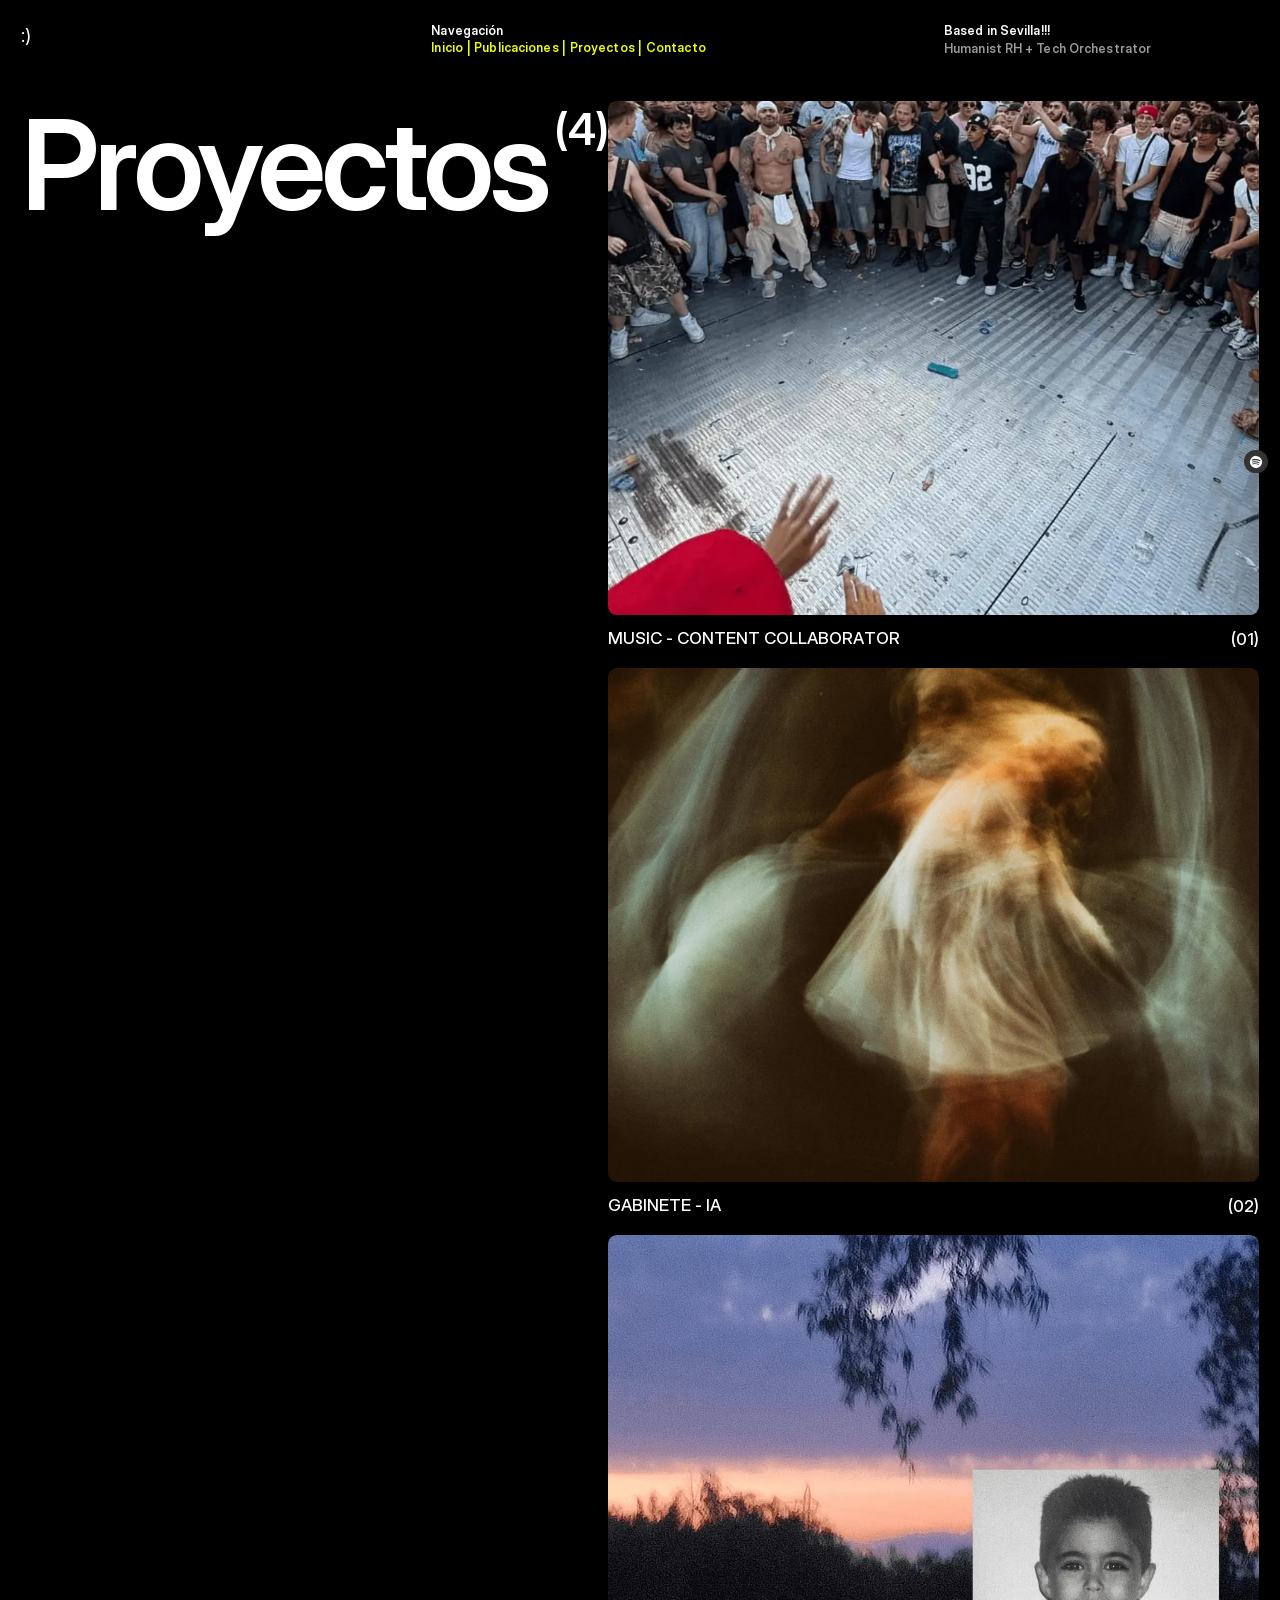
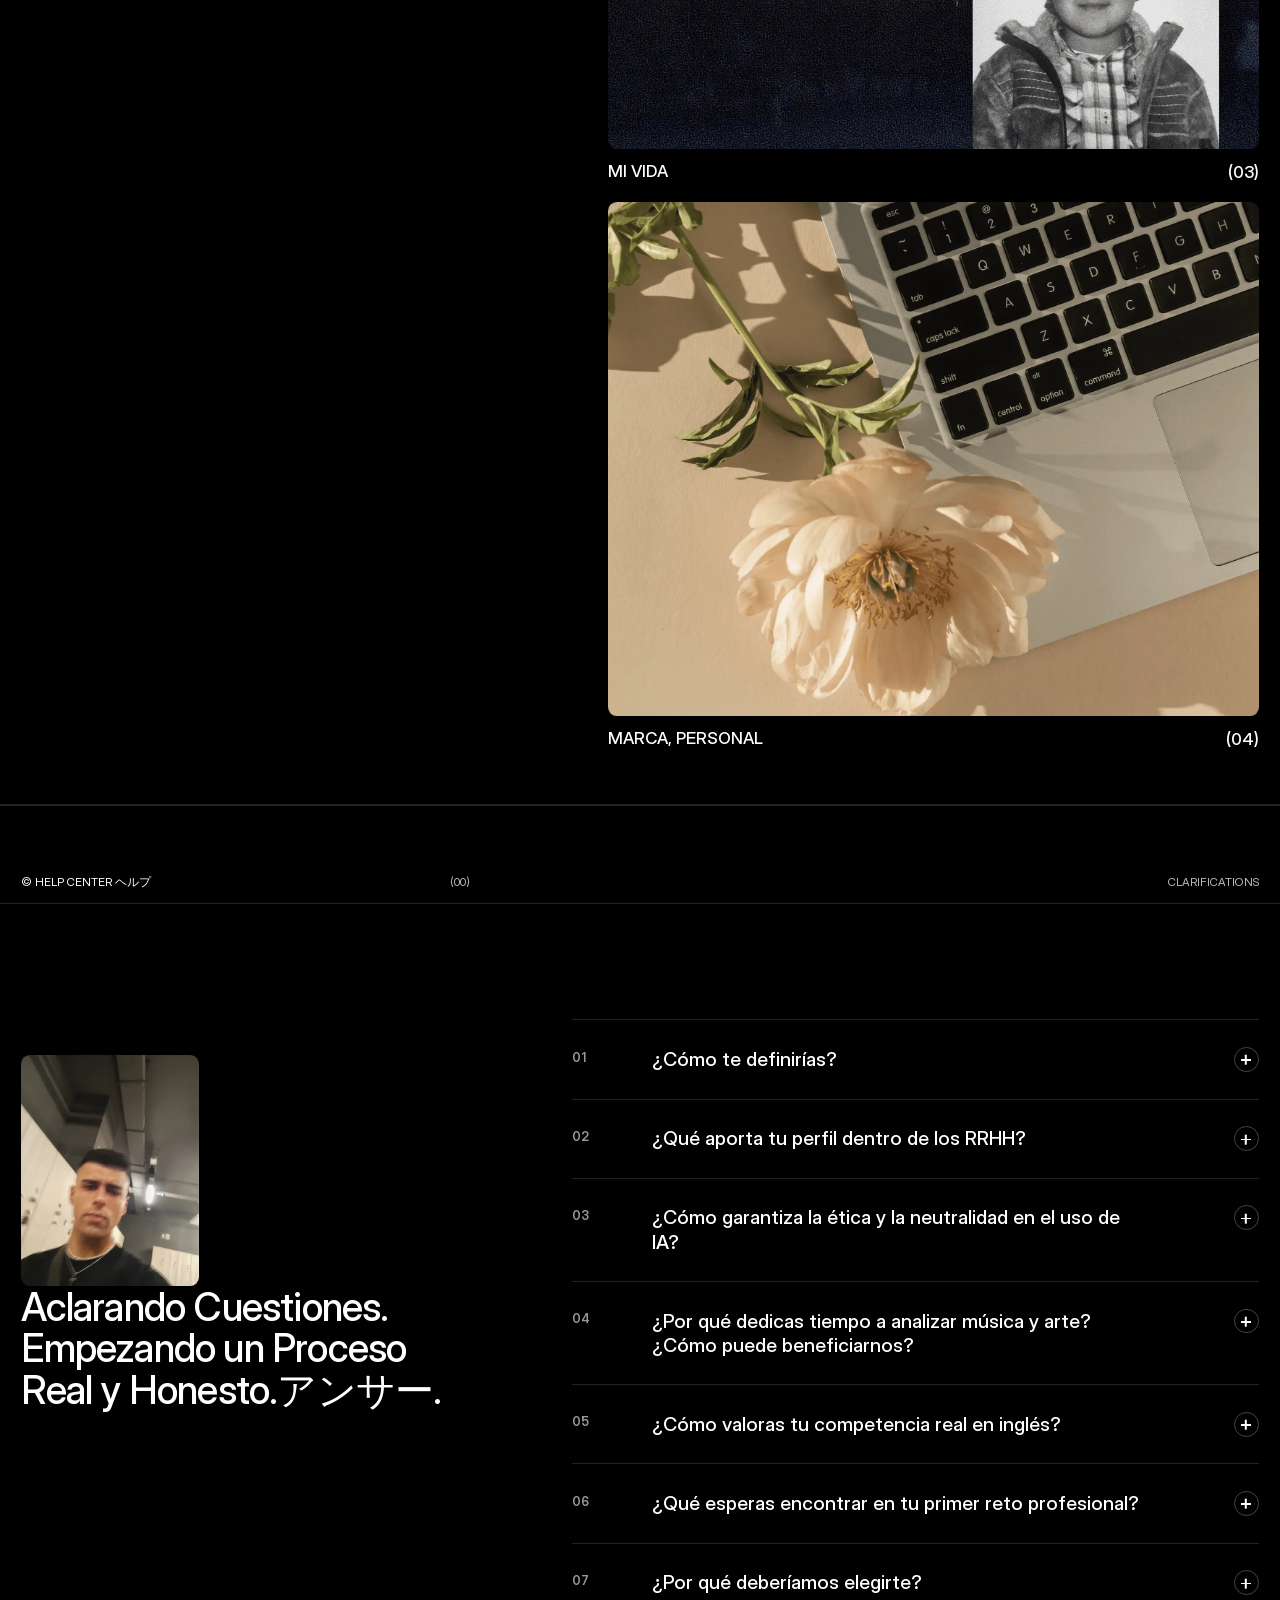
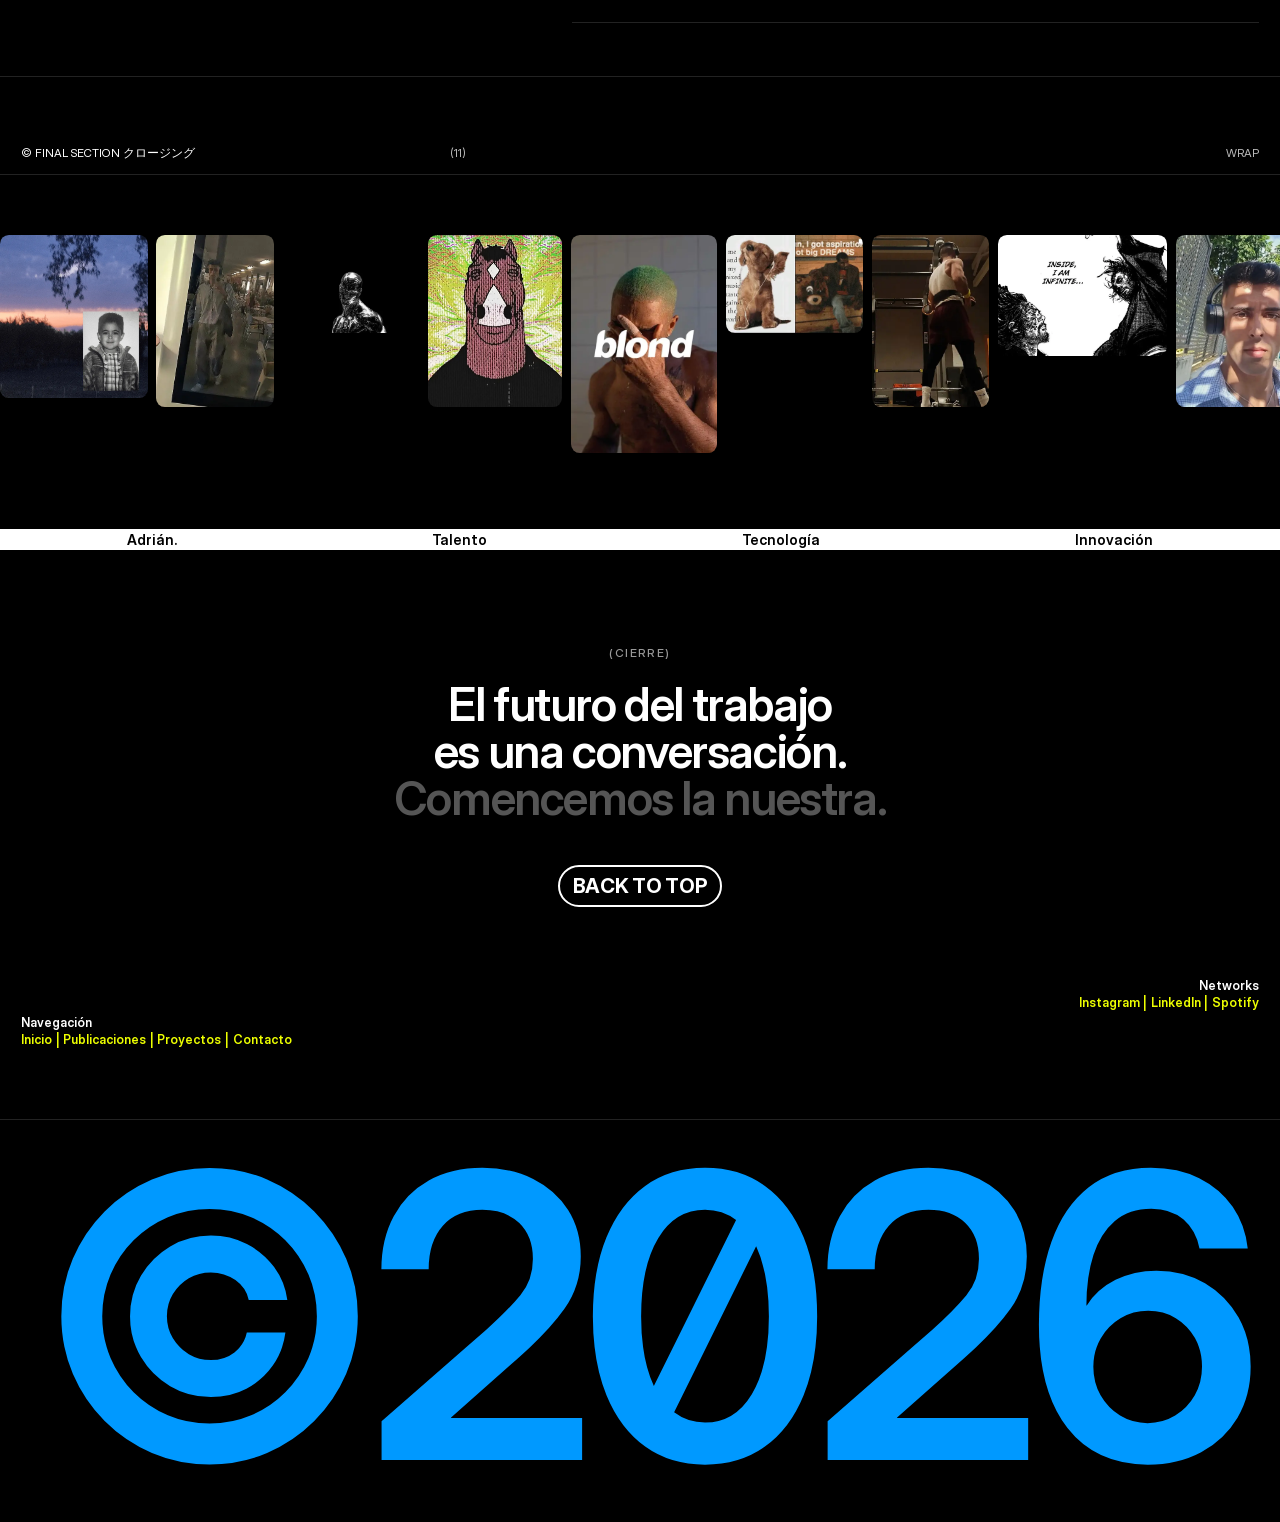
<file: work/index.html>
<!doctype html><html lang="es"><head><meta charset="utf-8"><meta name="viewport" content="width=device-width,initial-scale=1">
<title>Adrián Valencia — Recruiter</title><meta name="description" content="Una excusa para sumergirte en cultura — mi cultura."><meta name="robots" content="max-image-preview:large">
<link rel="canonical" href="https://adrianvalenciarrhh-rgb.github.io/adrianvalencia-personal/work/"><meta property="og:url" content="https://adrianvalenciarrhh-rgb.github.io/adrianvalencia-personal/work/"><meta property="og:type" content="website"><meta property="og:title" content="Adrián Valencia — Recruiter"><meta property="og:description" content="Una excusa para sumergirte en cultura — mi cultura."><meta property="og:image" content="https://adrianvalenciarrhh-rgb.github.io/adrianvalencia-personal/assets/img/og.jpg">
<meta name="twitter:card" content="summary_large_image"><meta name="twitter:title" content="Adrián Valencia — Recruiter"><meta name="twitter:description" content="Una excusa para sumergirte en cultura — mi cultura."><meta name="twitter:image" content="https://adrianvalenciarrhh-rgb.github.io/adrianvalencia-personal/assets/img/og.jpg">
<link rel="icon" href="../favicon.png"><link rel="apple-touch-icon" href="../apple-touch-icon.png">
<link rel="preload" href="../assets/fonts/InterDisplay-SemiBold.woff2" as="font" type="font/woff2" crossorigin><link rel="preload" href="../assets/fonts/InterDisplay-Medium.woff2" as="font" type="font/woff2" crossorigin>
<link rel="stylesheet" href="../assets/style.css"></head>
<body class=""><header class="hdr" id="top"><a class="logo" href="../#top">:)</a>
<div class="hnav"><p>Navegación</p><nav><a href="../"><span class="roll" aria-label="Inicio"><span class="r1" aria-hidden="true"><span style="--i:0">I</span><span style="--i:1">n</span><span style="--i:2">i</span><span style="--i:3">c</span><span style="--i:4">i</span><span style="--i:5">o</span></span><span class="r2" aria-hidden="true"><span style="--i:0">I</span><span style="--i:1">n</span><span style="--i:2">i</span><span style="--i:3">c</span><span style="--i:4">i</span><span style="--i:5">o</span></span></span></a><i>|</i><a href="../gallery/"><span class="roll" aria-label="Publicaciones"><span class="r1" aria-hidden="true"><span style="--i:0">P</span><span style="--i:1">u</span><span style="--i:2">b</span><span style="--i:3">l</span><span style="--i:4">i</span><span style="--i:5">c</span><span style="--i:6">a</span><span style="--i:7">c</span><span style="--i:8">i</span><span style="--i:9">o</span><span style="--i:10">n</span><span style="--i:11">e</span><span style="--i:12">s</span></span><span class="r2" aria-hidden="true"><span style="--i:0">P</span><span style="--i:1">u</span><span style="--i:2">b</span><span style="--i:3">l</span><span style="--i:4">i</span><span style="--i:5">c</span><span style="--i:6">a</span><span style="--i:7">c</span><span style="--i:8">i</span><span style="--i:9">o</span><span style="--i:10">n</span><span style="--i:11">e</span><span style="--i:12">s</span></span></span></a><i>|</i><a href="../work/"><span class="roll" aria-label="Proyectos"><span class="r1" aria-hidden="true"><span style="--i:0">P</span><span style="--i:1">r</span><span style="--i:2">o</span><span style="--i:3">y</span><span style="--i:4">e</span><span style="--i:5">c</span><span style="--i:6">t</span><span style="--i:7">o</span><span style="--i:8">s</span></span><span class="r2" aria-hidden="true"><span style="--i:0">P</span><span style="--i:1">r</span><span style="--i:2">o</span><span style="--i:3">y</span><span style="--i:4">e</span><span style="--i:5">c</span><span style="--i:6">t</span><span style="--i:7">o</span><span style="--i:8">s</span></span></span></a><i>|</i><a href="../contact/"><span class="roll" aria-label="Contacto"><span class="r1" aria-hidden="true"><span style="--i:0">C</span><span style="--i:1">o</span><span style="--i:2">n</span><span style="--i:3">t</span><span style="--i:4">a</span><span style="--i:5">c</span><span style="--i:6">t</span><span style="--i:7">o</span></span><span class="r2" aria-hidden="true"><span style="--i:0">C</span><span style="--i:1">o</span><span style="--i:2">n</span><span style="--i:3">t</span><span style="--i:4">a</span><span style="--i:5">c</span><span style="--i:6">t</span><span style="--i:7">o</span></span></span></a></nav></div>
<div class="hloc"><p>Based in Sevilla!!!</p><p class="g">Humanist RH + Tech Orchestrator </p></div></header><main><section class="work"><div class="work-l"><h1 class="big">Proyectos<sup>(4)</sup></h1></div><div class="work-r"><a class="pcard " href="../work/sonido/" style="" data-reveal><div class="pimg"><img class="" src="../assets/img/wWzpNFPgfGBDbpTdNqvg3xTUDaU.webp" width="923" height="1245" alt="MUSIC - CONTENT COLLABORATOR" loading="lazy" decoding="async"><span class="pcat"><span>SONIDO</span><span>Ver proyecto →</span></span></div><div class="pcap"><span class="pt"><span class="roll" aria-label="MUSIC - CONTENT COLLABORATOR"><span class="r1" aria-hidden="true"><span style="--i:0">M</span><span style="--i:1">U</span><span style="--i:2">S</span><span style="--i:3">I</span><span style="--i:4">C</span><span style="--i:5">&nbsp;</span><span style="--i:6">-</span><span style="--i:7">&nbsp;</span><span style="--i:8">C</span><span style="--i:9">O</span><span style="--i:10">N</span><span style="--i:11">T</span><span style="--i:12">E</span><span style="--i:13">N</span><span style="--i:14">T</span><span style="--i:15">&nbsp;</span><span style="--i:16">C</span><span style="--i:17">O</span><span style="--i:18">L</span><span style="--i:19">L</span><span style="--i:20">A</span><span style="--i:21">B</span><span style="--i:22">O</span><span style="--i:23">R</span><span style="--i:24">A</span><span style="--i:25">T</span><span style="--i:26">O</span><span style="--i:27">R</span></span><span class="r2" aria-hidden="true"><span style="--i:0">M</span><span style="--i:1">U</span><span style="--i:2">S</span><span style="--i:3">I</span><span style="--i:4">C</span><span style="--i:5">&nbsp;</span><span style="--i:6">-</span><span style="--i:7">&nbsp;</span><span style="--i:8">C</span><span style="--i:9">O</span><span style="--i:10">N</span><span style="--i:11">T</span><span style="--i:12">E</span><span style="--i:13">N</span><span style="--i:14">T</span><span style="--i:15">&nbsp;</span><span style="--i:16">C</span><span style="--i:17">O</span><span style="--i:18">L</span><span style="--i:19">L</span><span style="--i:20">A</span><span style="--i:21">B</span><span style="--i:22">O</span><span style="--i:23">R</span><span style="--i:24">A</span><span style="--i:25">T</span><span style="--i:26">O</span><span style="--i:27">R</span></span></span></span><span>(01)</span></div></a><a class="pcard " href="../work/tech/" style="" data-reveal><div class="pimg"><img class="" src="../assets/img/pzBCK7EzQOhAOUapUbzq2Aykno.webp" width="1800" height="1205" alt="GABINETE - IA" loading="lazy" decoding="async"><span class="pcat"><span>TECH</span><span>Ver proyecto →</span></span></div><div class="pcap"><span class="pt"><span class="roll" aria-label="GABINETE - IA"><span class="r1" aria-hidden="true"><span style="--i:0">G</span><span style="--i:1">A</span><span style="--i:2">B</span><span style="--i:3">I</span><span style="--i:4">N</span><span style="--i:5">E</span><span style="--i:6">T</span><span style="--i:7">E</span><span style="--i:8">&nbsp;</span><span style="--i:9">-</span><span style="--i:10">&nbsp;</span><span style="--i:11">I</span><span style="--i:12">A</span></span><span class="r2" aria-hidden="true"><span style="--i:0">G</span><span style="--i:1">A</span><span style="--i:2">B</span><span style="--i:3">I</span><span style="--i:4">N</span><span style="--i:5">E</span><span style="--i:6">T</span><span style="--i:7">E</span><span style="--i:8">&nbsp;</span><span style="--i:9">-</span><span style="--i:10">&nbsp;</span><span style="--i:11">I</span><span style="--i:12">A</span></span></span></span><span>(02)</span></div></a><a class="pcard " href="../work/mi-vida/" style="" data-reveal><div class="pimg"><img class="" src="../assets/img/JCHJjIOxZ172hEiC6nJxh6B8.webp" width="1080" height="1468" alt="MI VIDA" loading="lazy" decoding="async"><span class="pcat"><span>FILOSOFÍA</span><span>Ver proyecto →</span></span></div><div class="pcap"><span class="pt"><span class="roll" aria-label="MI VIDA"><span class="r1" aria-hidden="true"><span style="--i:0">M</span><span style="--i:1">I</span><span style="--i:2">&nbsp;</span><span style="--i:3">V</span><span style="--i:4">I</span><span style="--i:5">D</span><span style="--i:6">A</span></span><span class="r2" aria-hidden="true"><span style="--i:0">M</span><span style="--i:1">I</span><span style="--i:2">&nbsp;</span><span style="--i:3">V</span><span style="--i:4">I</span><span style="--i:5">D</span><span style="--i:6">A</span></span></span></span><span>(03)</span></div></a><a class="pcard " href="../work/personas/" style="" data-reveal><div class="pimg"><img class="" src="../assets/img/eNhVzwe79CMWAm4DuIH0MmGaqE.webp" width="1800" height="1749" alt="MARCA, PERSONAL" loading="lazy" decoding="async"><span class="pcat"><span>PERSONAS</span><span>Ver proyecto →</span></span></div><div class="pcap"><span class="pt"><span class="roll" aria-label="MARCA, PERSONAL"><span class="r1" aria-hidden="true"><span style="--i:0">M</span><span style="--i:1">A</span><span style="--i:2">R</span><span style="--i:3">C</span><span style="--i:4">A</span><span style="--i:5">,</span><span style="--i:6">&nbsp;</span><span style="--i:7">P</span><span style="--i:8">E</span><span style="--i:9">R</span><span style="--i:10">S</span><span style="--i:11">O</span><span style="--i:12">N</span><span style="--i:13">A</span><span style="--i:14">L</span></span><span class="r2" aria-hidden="true"><span style="--i:0">M</span><span style="--i:1">A</span><span style="--i:2">R</span><span style="--i:3">C</span><span style="--i:4">A</span><span style="--i:5">,</span><span style="--i:6">&nbsp;</span><span style="--i:7">P</span><span style="--i:8">E</span><span style="--i:9">R</span><span style="--i:10">S</span><span style="--i:11">O</span><span style="--i:12">N</span><span style="--i:13">A</span><span style="--i:14">L</span></span></span></span><span>(04)</span></div></a></div></section><section class="sec faq faq-b"><div class="lbl" data-reveal><h6>© Help Center ヘルプ</h6><h6 class="g n">(00)</h6><h6 class="g r">Clarifications</h6></div>
<div class="faq-in"><div class="faq-l"><img class="faq-img" src="../assets/img/UvmrgGJ5VjkHzuHCGmqR7i20GSw.webp" width="520" height="679" alt="Adrián Valencia" loading="lazy" decoding="async"><h3 data-reveal>Aclarando Cuestiones. Empezando un Proceso Real y Honesto.アンサー.</h3></div>
<ul class="faq-list"><li data-reveal><button class="faq-q" aria-expanded="false"><span class="num">01</span><span class="q">¿Cómo te definirías?</span><span class="plus" aria-hidden="true"></span></button><div class="faq-a"><div><p>Soy feliz, y eso es mucho. Soy realista, aun así elijo tener una buena perspectiva. Soy consciente de quién soy y de mi entorno. Eso me permite actuar de forma genuina y real. Aún así, a veces es necesario lanzarse a la aventura. &quot;Caminante no hay camino, se hace camino al andar&quot;. A veces debemos dar el primer paso, y crear nuestro destino en consecuencia. </p></div></div></li><li data-reveal><button class="faq-q" aria-expanded="false"><span class="num">02</span><span class="q">¿Qué aporta tu perfil dentro de los RRHH?</span><span class="plus" aria-hidden="true"></span></button><div class="faq-a"><div><p>Aporto una arquitectura de pensamiento orientada a la automatización de procesos vacíos. Mi objetivo es usar la tecnología para liberar el tiempo necesario que requiere la verdadera gestión humana: el diálogo y el bienestar.</p></div></div></li><li data-reveal><button class="faq-q" aria-expanded="false"><span class="num">03</span><span class="q">¿Cómo garantiza la ética y la neutralidad en el uso de IA?</span><span class="plus" aria-hidden="true"></span></button><div class="faq-a"><div><p>Sigo marcos de Prompting Responsable. Entiendo la IA como un soporte, no como un decisor. Realizo auditorías manuales de sesgos para asegurar que los procesos de selección sean siempre justos, diversos e inclusivos.</p></div></div></li><li data-reveal><button class="faq-q" aria-expanded="false"><span class="num">04</span><span class="q">¿Por qué dedicas tiempo a analizar música y arte? ¿Cómo puede beneficiarnos?</span><span class="plus" aria-hidden="true"></span></button><div class="faq-a"><div><p>Porque para encontrar talento hay que saber escuchar lo que no se dice. Mi colaboración en medios digitales me ha enseñado a descifrar narrativas y a conectar con audiencias internacionales. El arte me da la empatía y el contexto cultural que a veces los datos no pueden capturar.</p></div></div></li><li data-reveal><button class="faq-q" aria-expanded="false"><span class="num">05</span><span class="q">¿Cómo valoras tu competencia real en inglés?</span><span class="plus" aria-hidden="true"></span></button><div class="faq-a"><div><p>Más allá de mi formación con la UPenn, el inglés es un idioma que ha estado presente en mi vida de forma constante. Lo aplico de manera práctica como Music Content Collaborator en Instagram, colaborando en una de las cuentas pioneras del sector musical. Mi vida técnica y mis aficiones giran en torno a este idioma: Música, Arte, Deporte, Lectura y Filosofía. Aunque siempre hay margen de mejora para alcanzar la excelencia, cuento con la capacidad necesaria para comenzar a operar en cualquier entorno</p></div></div></li><li data-reveal><button class="faq-q" aria-expanded="false"><span class="num">06</span><span class="q">¿Qué esperas encontrar en tu primer reto profesional?</span><span class="plus" aria-hidden="true"></span></button><div class="faq-a"><div><p>Busco el terreno donde transicionar y convertirme en el mejor profesional. Espero encontrar líderes que gestionen por confianza y sistemas que permitan que la innovación fluya. Busco la orilla donde mi capacidad encuentre su utilidad definitiva. Poder evolucionar.</p></div></div></li><li data-reveal><button class="faq-q" aria-expanded="false"><span class="num">07</span><span class="q">¿Por qué deberíamos elegirte?</span><span class="plus" aria-hidden="true"></span></button><div class="faq-a"><div><p>No soy &quot;vendehumos&quot;. Nadie es perfecto. Dicho eso, realmente me considero una persona completa. Me siento orgulloso de quien soy, desde lo personal hasta lo profesional, desde mis pasiones a mis actuaciones. Me siento capaz de actuar según lo esperable; y más importante, aprender y superarme.</p></div></div></li></ul></div></section><section class="sec final"><div class="lbl" data-reveal><h6>© Final Section クロージング</h6><h6 class="g n">(11)</h6><h6 class="g r">Wrap</h6></div>
<div class="imq"><div class="imq-t"><div class="wi" style="--w:166;--h:183"><img class="" src="../assets/img/JCHJjIOxZ172hEiC6nJxh6B8.webp" width="1080" height="1468" alt="" loading="lazy" decoding="async"></div><div class="wi" style="--w:132;--h:193"><img class="" src="../assets/img/nRtJeVkqT6yi0EFC51btEuBG2m8.webp" width="400" height="540" alt="" loading="lazy" decoding="async"></div><div class="wi" style="--w:154;--h:110"><img class="" src="../assets/img/4A35Qu0QVWM7RSJeXyO1RFyD0w.webp" width="560" height="315" alt="" loading="lazy" decoding="async"></div><div class="wi" style="--w:150;--h:193"><img class="" src="../assets/img/CCKaFSMrflDO9xFSCxQyUkkUYY.webp" width="1080" height="1344" alt="" loading="lazy" decoding="async"></div><div class="wi" style="--w:165;--h:245"><img class="" src="../assets/img/qozy7WIynzf0CKygVjUmz46aTlM.webp" width="400" height="600" alt="" loading="lazy" decoding="async"></div><div class="wi" style="--w:154;--h:110"><img class="" src="../assets/img/dLRgGMrvTkYQulnJATFpN0hdjCo.webp" width="400" height="267" alt="" loading="lazy" decoding="async"></div><div class="wi" style="--w:132;--h:193"><img class="" src="../assets/img/WZtZ3pAf5KMtJljXbXwGHdpw.webp" width="400" height="639" alt="" loading="lazy" decoding="async"></div><div class="wi" style="--w:190;--h:136"><img class="" src="../assets/img/u3DLyOcICfoGbTdfNFyX5tz1A.webp" width="1080" height="1061" alt="" loading="lazy" decoding="async"></div><div class="wi" style="--w:190;--h:193"><img class="" src="../assets/img/oa5XfXW8ftJGcgNgKzcAjRFRM8.webp" width="946" height="946" alt="" loading="lazy" decoding="async"></div></div><div class="imq-t" aria-hidden="true"><div class="wi" style="--w:166;--h:183"><img class="" src="../assets/img/JCHJjIOxZ172hEiC6nJxh6B8.webp" width="1080" height="1468" alt="" loading="lazy" decoding="async"></div><div class="wi" style="--w:132;--h:193"><img class="" src="../assets/img/nRtJeVkqT6yi0EFC51btEuBG2m8.webp" width="400" height="540" alt="" loading="lazy" decoding="async"></div><div class="wi" style="--w:154;--h:110"><img class="" src="../assets/img/4A35Qu0QVWM7RSJeXyO1RFyD0w.webp" width="560" height="315" alt="" loading="lazy" decoding="async"></div><div class="wi" style="--w:150;--h:193"><img class="" src="../assets/img/CCKaFSMrflDO9xFSCxQyUkkUYY.webp" width="1080" height="1344" alt="" loading="lazy" decoding="async"></div><div class="wi" style="--w:165;--h:245"><img class="" src="../assets/img/qozy7WIynzf0CKygVjUmz46aTlM.webp" width="400" height="600" alt="" loading="lazy" decoding="async"></div><div class="wi" style="--w:154;--h:110"><img class="" src="../assets/img/dLRgGMrvTkYQulnJATFpN0hdjCo.webp" width="400" height="267" alt="" loading="lazy" decoding="async"></div><div class="wi" style="--w:132;--h:193"><img class="" src="../assets/img/WZtZ3pAf5KMtJljXbXwGHdpw.webp" width="400" height="639" alt="" loading="lazy" decoding="async"></div><div class="wi" style="--w:190;--h:136"><img class="" src="../assets/img/u3DLyOcICfoGbTdfNFyX5tz1A.webp" width="1080" height="1061" alt="" loading="lazy" decoding="async"></div><div class="wi" style="--w:190;--h:193"><img class="" src="../assets/img/oa5XfXW8ftJGcgNgKzcAjRFRM8.webp" width="946" height="946" alt="" loading="lazy" decoding="async"></div></div></div>
<div class="band"><div class="band-t"><p>Adrián.</p><p>Talento</p><p>Tecnología</p><p>Innovación</p></div></div>
<div class="closing" data-reveal><p class="k">(Cierre)</p><p>El futuro del trabajo<br>es una conversación.</p><p class="g">Comencemos la nuestra.</p></div>
<div class="center" data-reveal><a class="pill" href="#top"><span class="roll" aria-label="Back To Top"><span class="r1" aria-hidden="true"><span style="--i:0">B</span><span style="--i:1">a</span><span style="--i:2">c</span><span style="--i:3">k</span><span style="--i:4">&nbsp;</span><span style="--i:5">T</span><span style="--i:6">o</span><span style="--i:7">&nbsp;</span><span style="--i:8">T</span><span style="--i:9">o</span><span style="--i:10">p</span></span><span class="r2" aria-hidden="true"><span style="--i:0">B</span><span style="--i:1">a</span><span style="--i:2">c</span><span style="--i:3">k</span><span style="--i:4">&nbsp;</span><span style="--i:5">T</span><span style="--i:6">o</span><span style="--i:7">&nbsp;</span><span style="--i:8">T</span><span style="--i:9">o</span><span style="--i:10">p</span></span></span></a></div>
<footer class="ftr"><div class="fnav"><p>Navegación</p><nav><a href="../"><span class="roll" aria-label="Inicio"><span class="r1" aria-hidden="true"><span style="--i:0">I</span><span style="--i:1">n</span><span style="--i:2">i</span><span style="--i:3">c</span><span style="--i:4">i</span><span style="--i:5">o</span></span><span class="r2" aria-hidden="true"><span style="--i:0">I</span><span style="--i:1">n</span><span style="--i:2">i</span><span style="--i:3">c</span><span style="--i:4">i</span><span style="--i:5">o</span></span></span></a><i>|</i><a href="../gallery/"><span class="roll" aria-label="Publicaciones"><span class="r1" aria-hidden="true"><span style="--i:0">P</span><span style="--i:1">u</span><span style="--i:2">b</span><span style="--i:3">l</span><span style="--i:4">i</span><span style="--i:5">c</span><span style="--i:6">a</span><span style="--i:7">c</span><span style="--i:8">i</span><span style="--i:9">o</span><span style="--i:10">n</span><span style="--i:11">e</span><span style="--i:12">s</span></span><span class="r2" aria-hidden="true"><span style="--i:0">P</span><span style="--i:1">u</span><span style="--i:2">b</span><span style="--i:3">l</span><span style="--i:4">i</span><span style="--i:5">c</span><span style="--i:6">a</span><span style="--i:7">c</span><span style="--i:8">i</span><span style="--i:9">o</span><span style="--i:10">n</span><span style="--i:11">e</span><span style="--i:12">s</span></span></span></a><i>|</i><a href="../work/"><span class="roll" aria-label="Proyectos"><span class="r1" aria-hidden="true"><span style="--i:0">P</span><span style="--i:1">r</span><span style="--i:2">o</span><span style="--i:3">y</span><span style="--i:4">e</span><span style="--i:5">c</span><span style="--i:6">t</span><span style="--i:7">o</span><span style="--i:8">s</span></span><span class="r2" aria-hidden="true"><span style="--i:0">P</span><span style="--i:1">r</span><span style="--i:2">o</span><span style="--i:3">y</span><span style="--i:4">e</span><span style="--i:5">c</span><span style="--i:6">t</span><span style="--i:7">o</span><span style="--i:8">s</span></span></span></a><i>|</i><a href="../contact/"><span class="roll" aria-label="Contacto"><span class="r1" aria-hidden="true"><span style="--i:0">C</span><span style="--i:1">o</span><span style="--i:2">n</span><span style="--i:3">t</span><span style="--i:4">a</span><span style="--i:5">c</span><span style="--i:6">t</span><span style="--i:7">o</span></span><span class="r2" aria-hidden="true"><span style="--i:0">C</span><span style="--i:1">o</span><span style="--i:2">n</span><span style="--i:3">t</span><span style="--i:4">a</span><span style="--i:5">c</span><span style="--i:6">t</span><span style="--i:7">o</span></span></span></a></nav></div><div class="fnet"><p>Networks</p><nav><a href="https://www.instagram.com/adrivarix11" target="_blank" rel="noopener"><span class="roll" aria-label="Instagram"><span class="r1" aria-hidden="true"><span style="--i:0">I</span><span style="--i:1">n</span><span style="--i:2">s</span><span style="--i:3">t</span><span style="--i:4">a</span><span style="--i:5">g</span><span style="--i:6">r</span><span style="--i:7">a</span><span style="--i:8">m</span></span><span class="r2" aria-hidden="true"><span style="--i:0">I</span><span style="--i:1">n</span><span style="--i:2">s</span><span style="--i:3">t</span><span style="--i:4">a</span><span style="--i:5">g</span><span style="--i:6">r</span><span style="--i:7">a</span><span style="--i:8">m</span></span></span></a><i>|</i><a href="https://www.linkedin.com/in/adrianvalenciarios/" target="_blank" rel="noopener"><span class="roll" aria-label="LinkedIn"><span class="r1" aria-hidden="true"><span style="--i:0">L</span><span style="--i:1">i</span><span style="--i:2">n</span><span style="--i:3">k</span><span style="--i:4">e</span><span style="--i:5">d</span><span style="--i:6">I</span><span style="--i:7">n</span></span><span class="r2" aria-hidden="true"><span style="--i:0">L</span><span style="--i:1">i</span><span style="--i:2">n</span><span style="--i:3">k</span><span style="--i:4">e</span><span style="--i:5">d</span><span style="--i:6">I</span><span style="--i:7">n</span></span></span></a><i>|</i><a href="https://open.spotify.com/playlist/37i9dQZEVXdi45dT5oklZR?si=b1b2de7641054a4a" target="_blank" rel="noopener"><span class="roll" aria-label="Spotify"><span class="r1" aria-hidden="true"><span style="--i:0">S</span><span style="--i:1">p</span><span style="--i:2">o</span><span style="--i:3">t</span><span style="--i:4">i</span><span style="--i:5">f</span><span style="--i:6">y</span></span><span class="r2" aria-hidden="true"><span style="--i:0">S</span><span style="--i:1">p</span><span style="--i:2">o</span><span style="--i:3">t</span><span style="--i:4">i</span><span style="--i:5">f</span><span style="--i:6">y</span></span></span></a></nav></div></footer>
<a class="c2026" href="../" aria-label="Inicio"><span>©2026</span></a></section></main><button class="spot" aria-label="Abrir playlist de Spotify" aria-expanded="false"><svg viewBox="0 0 24 24" width="14" height="14"><path fill="currentColor" d="M12 1.5a10.5 10.5 0 1 0 0 21 10.5 10.5 0 0 0 0-21Zm4.8 15.2a.65.65 0 0 1-.9.2c-2.5-1.5-5.6-1.9-9.3-1a.65.65 0 1 1-.3-1.3c4-.9 7.5-.5 10.3 1.2.3.2.4.6.2.9Zm1.3-2.9a.8.8 0 0 1-1.1.3c-2.8-1.7-7.1-2.2-10.4-1.2a.8.8 0 1 1-.5-1.6c3.8-1.1 8.5-.6 11.7 1.4.4.2.5.7.3 1.1Zm.1-3c-3.4-2-9-2.2-12.2-1.2a1 1 0 1 1-.6-1.9c3.7-1.1 9.9-.9 13.8 1.4a1 1 0 0 1-1 1.7Z"/></svg></button><div class="spot-panel" hidden></div><script src="../assets/site.js" defer></script></body></html>
</file>
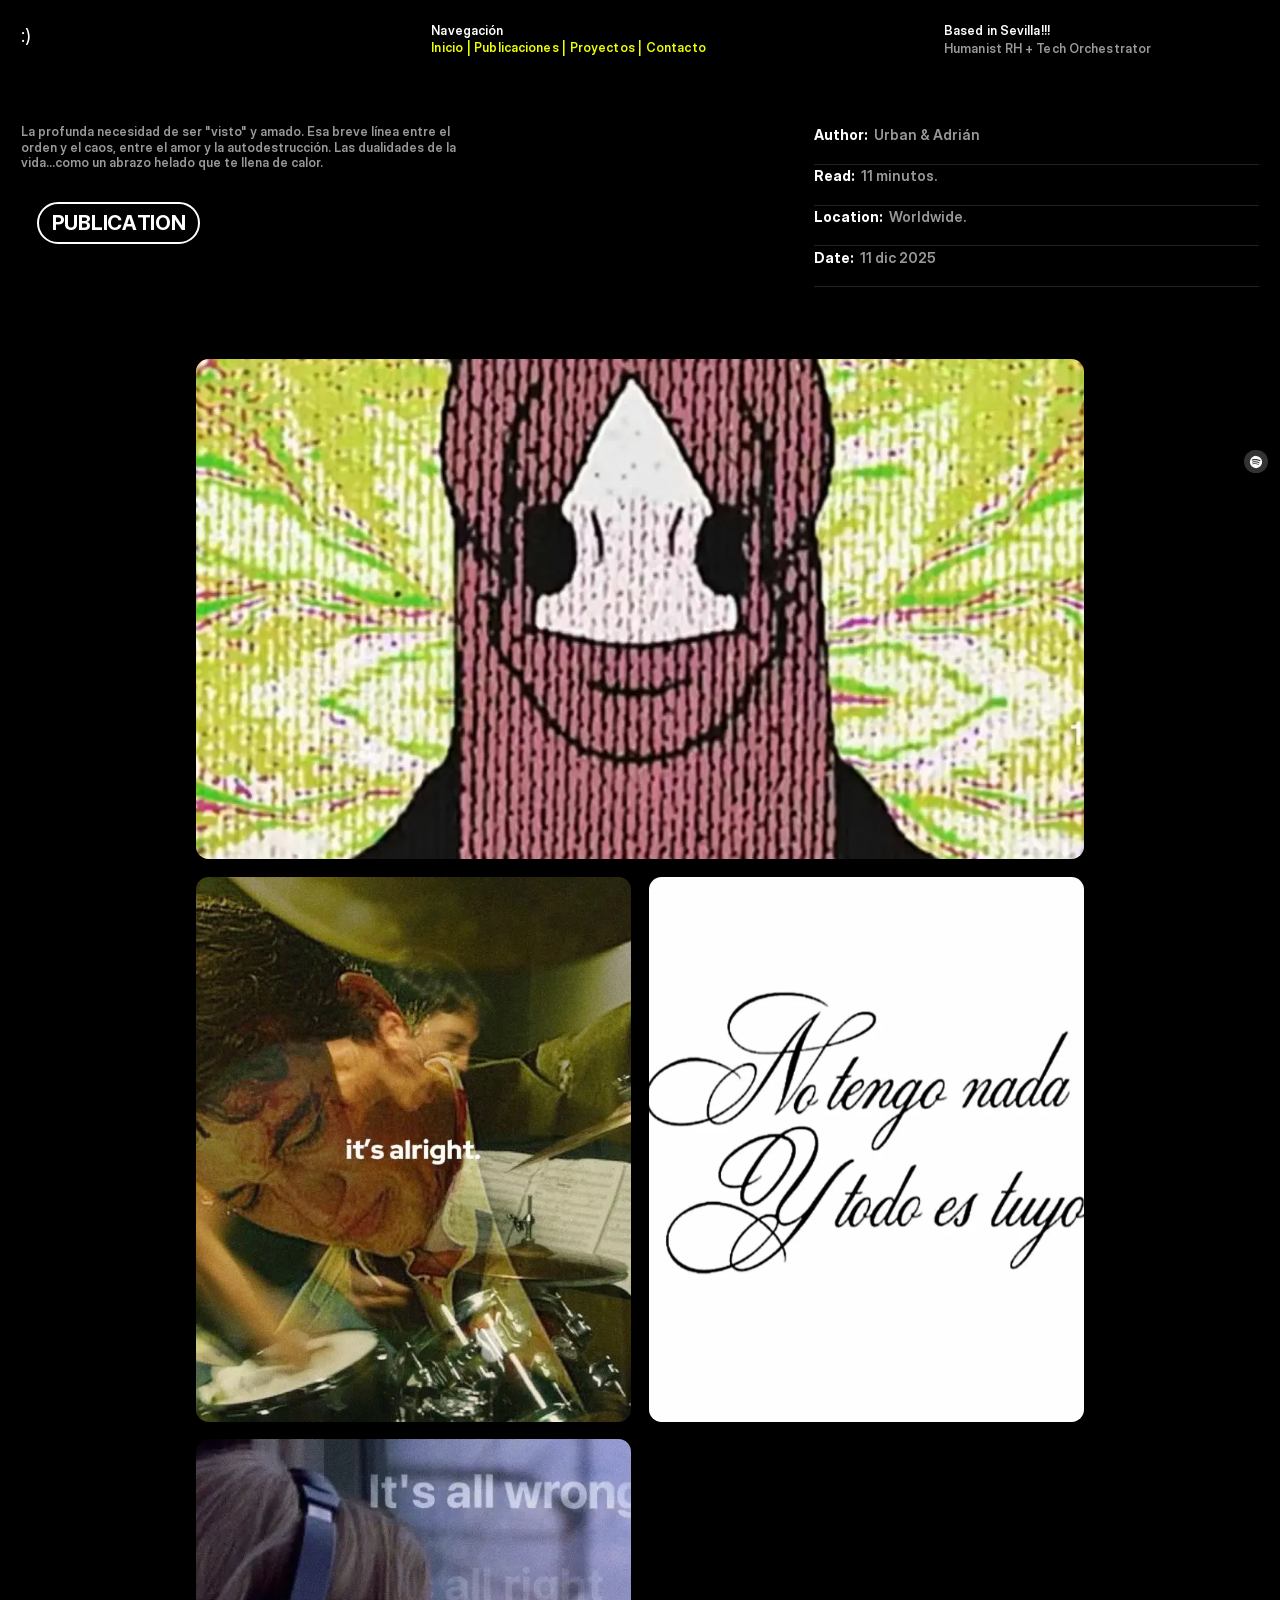
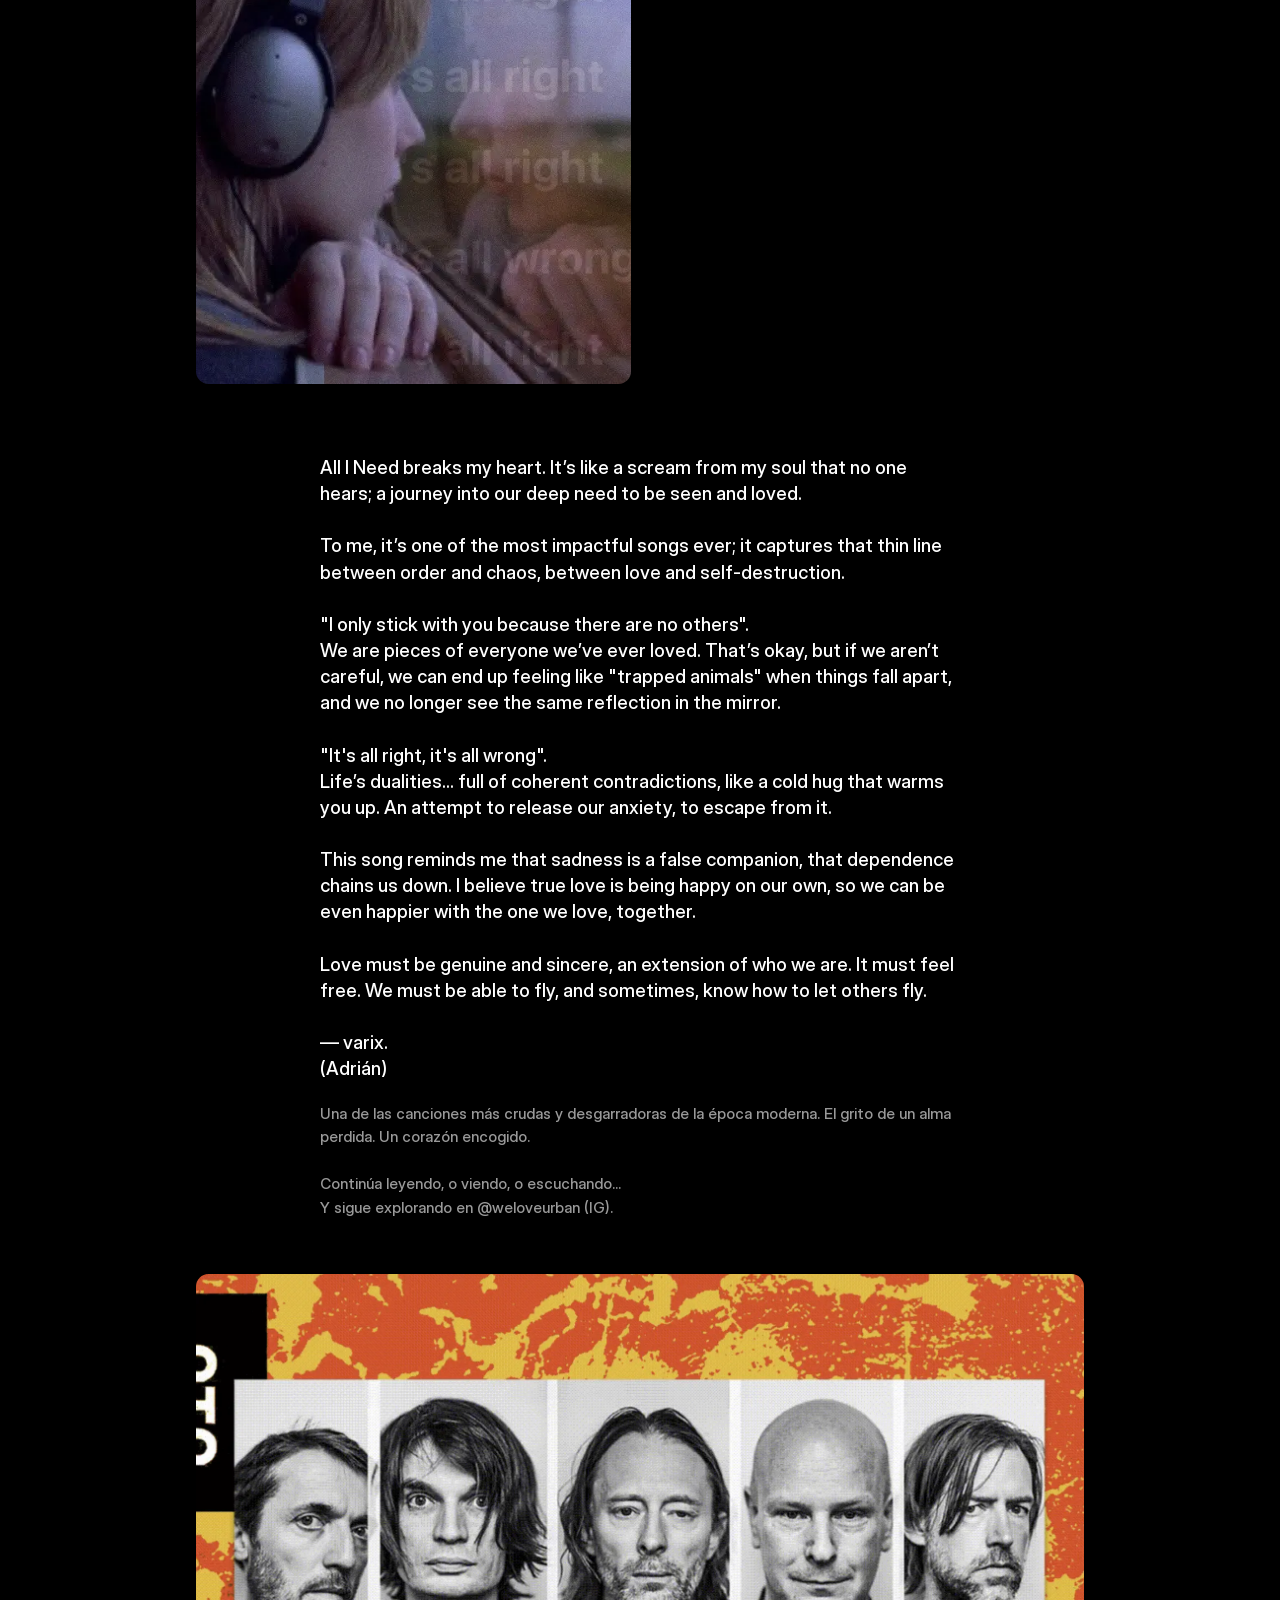
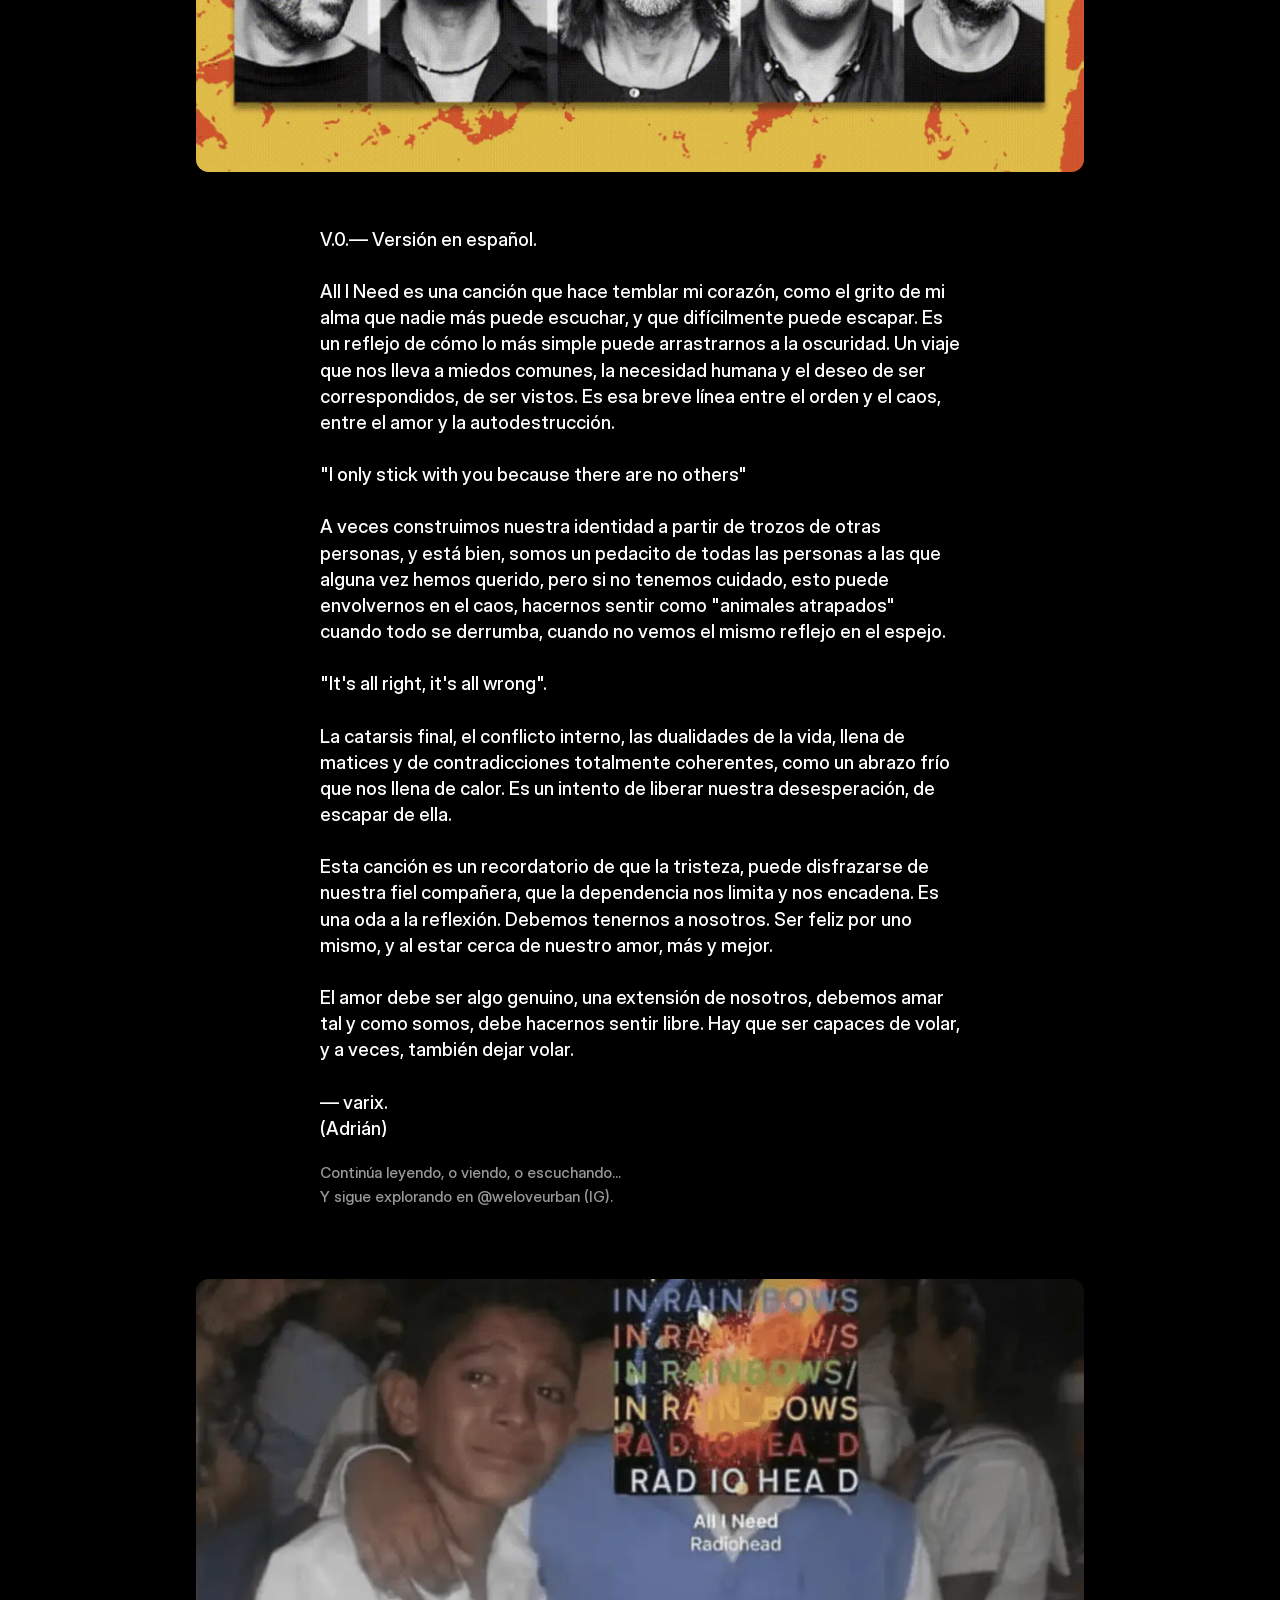
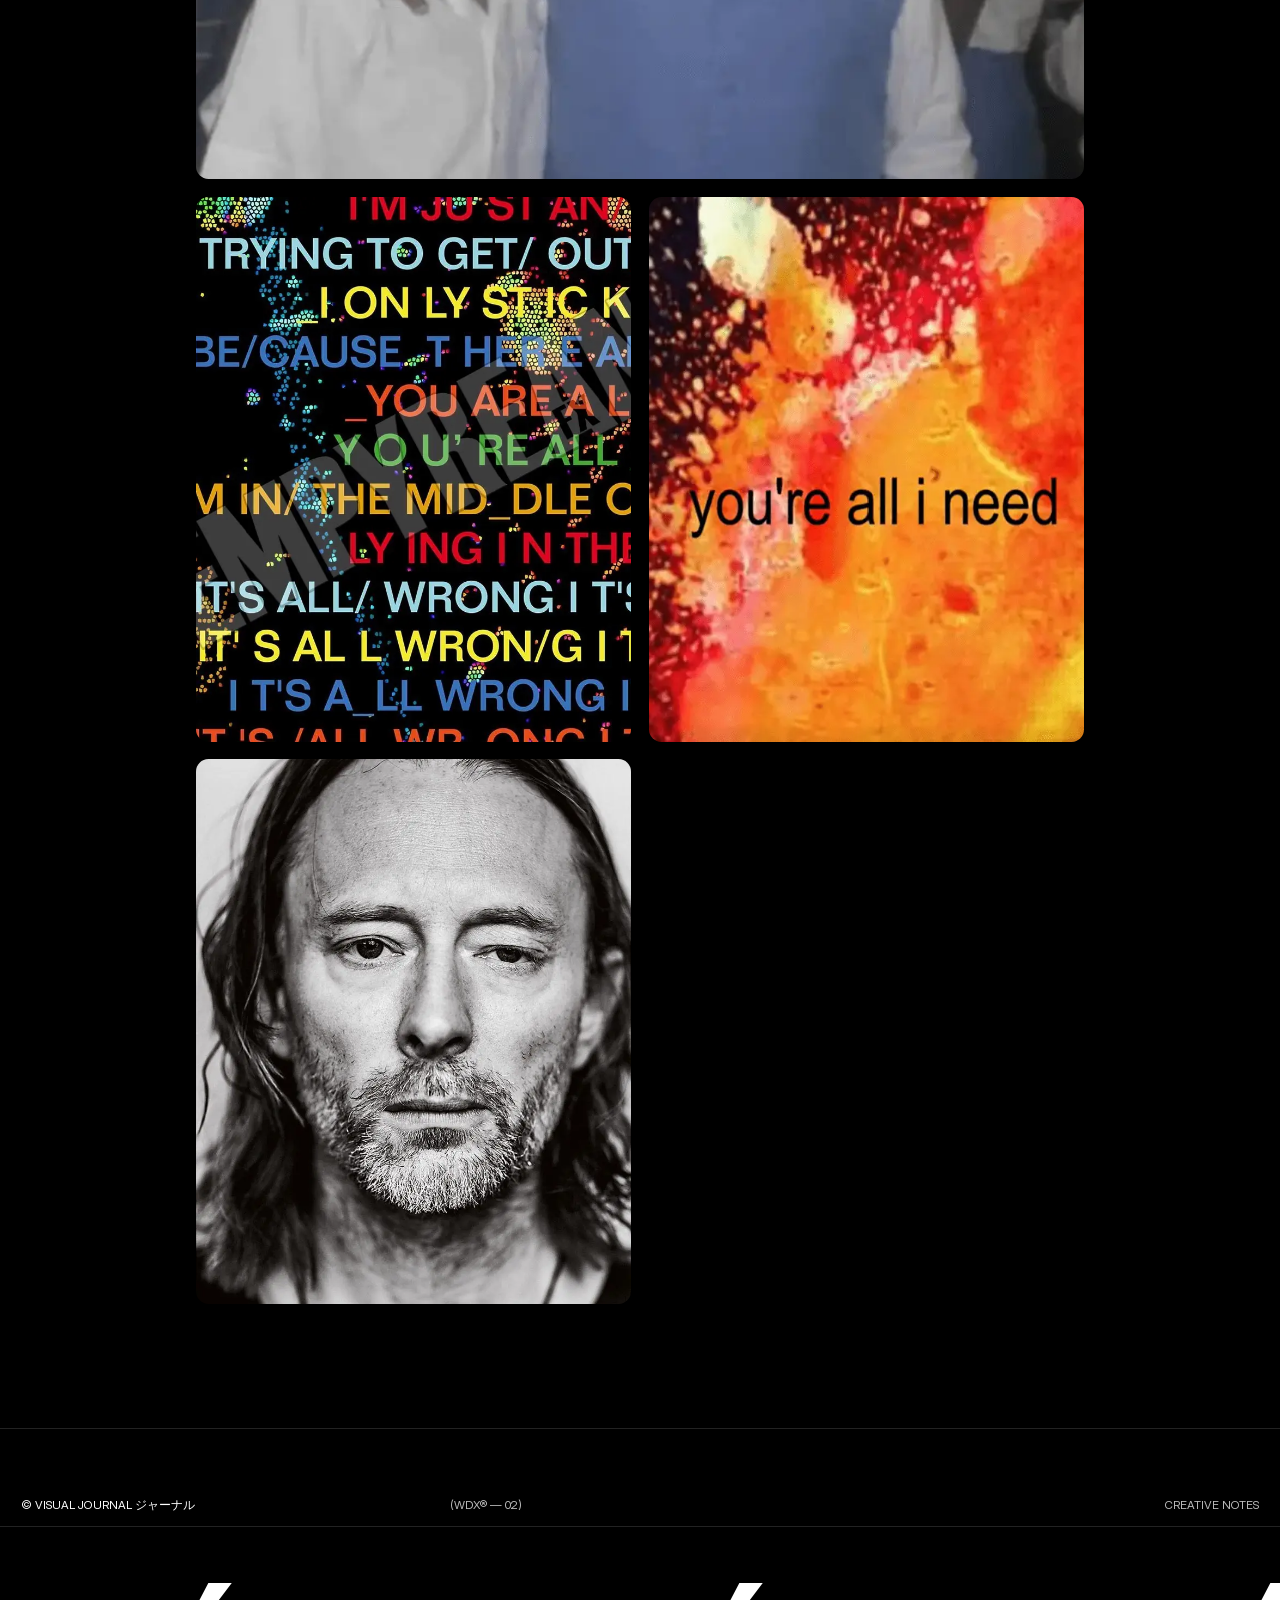
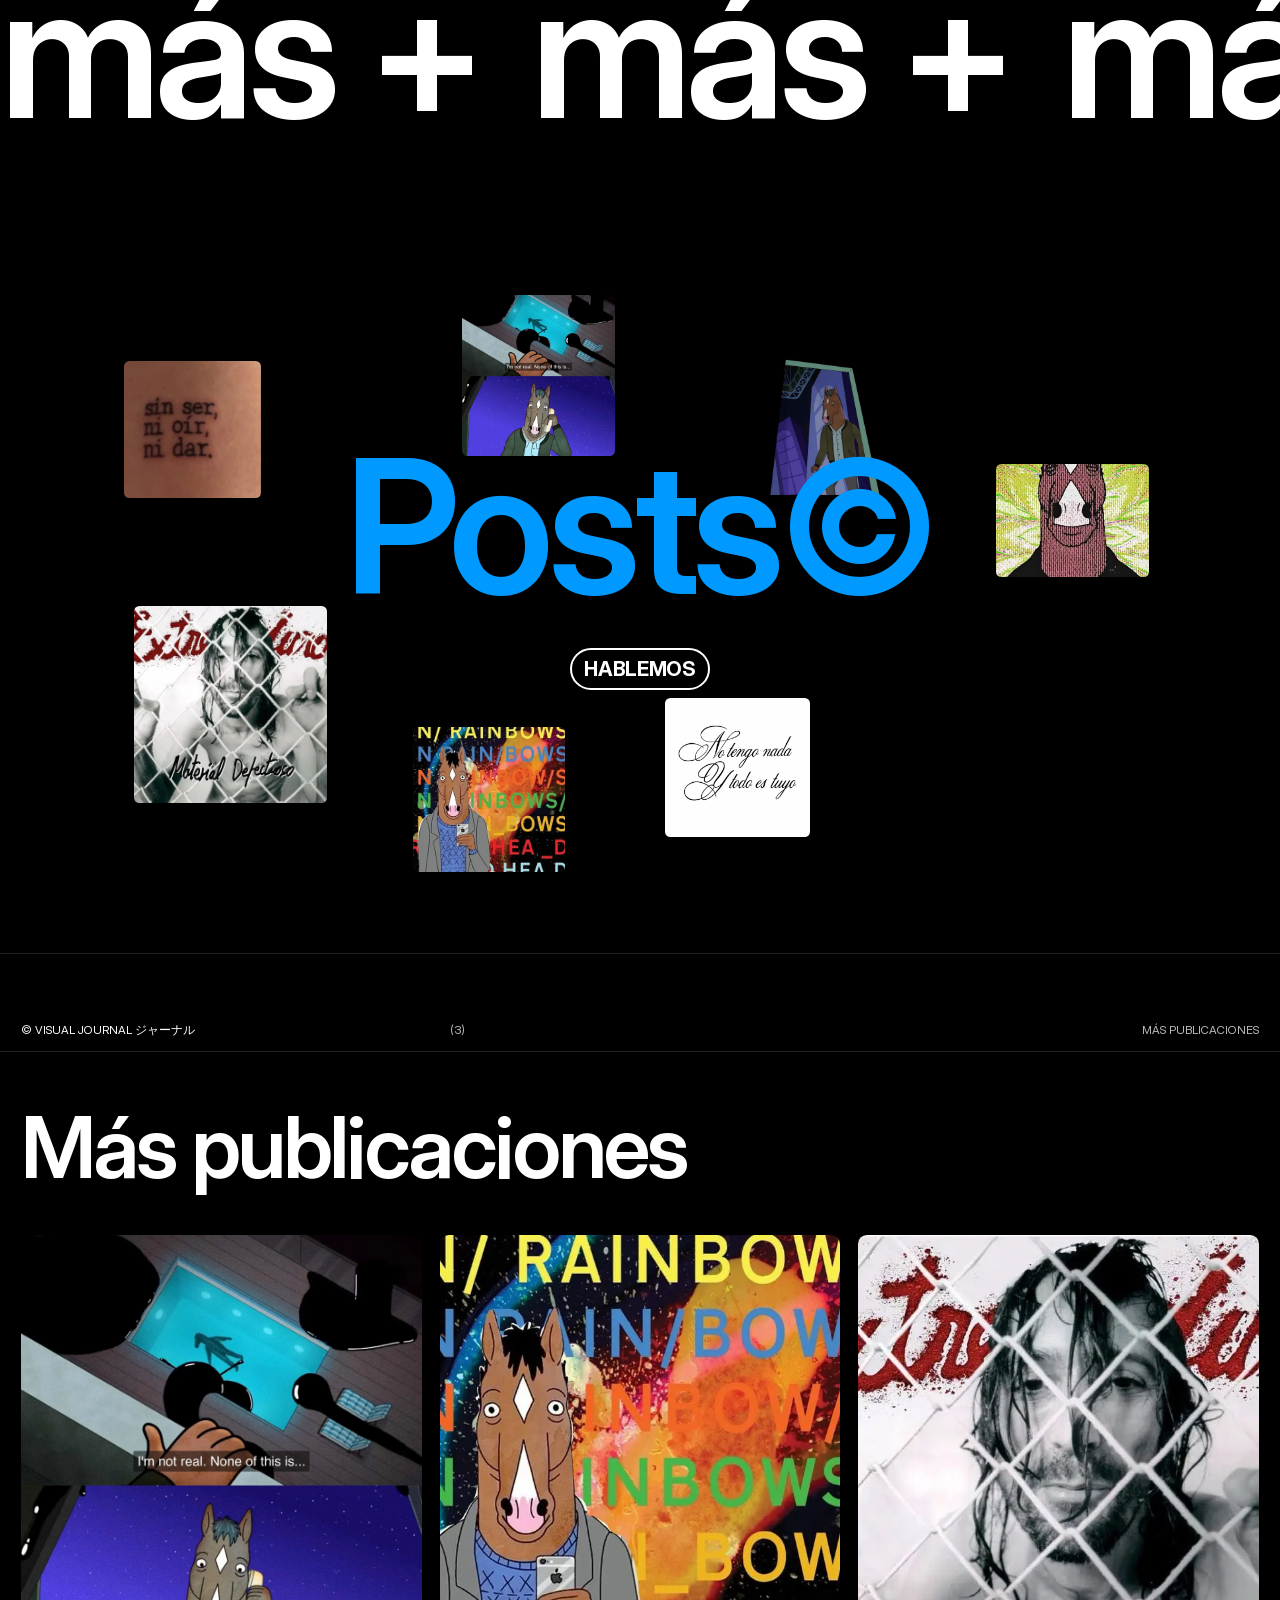
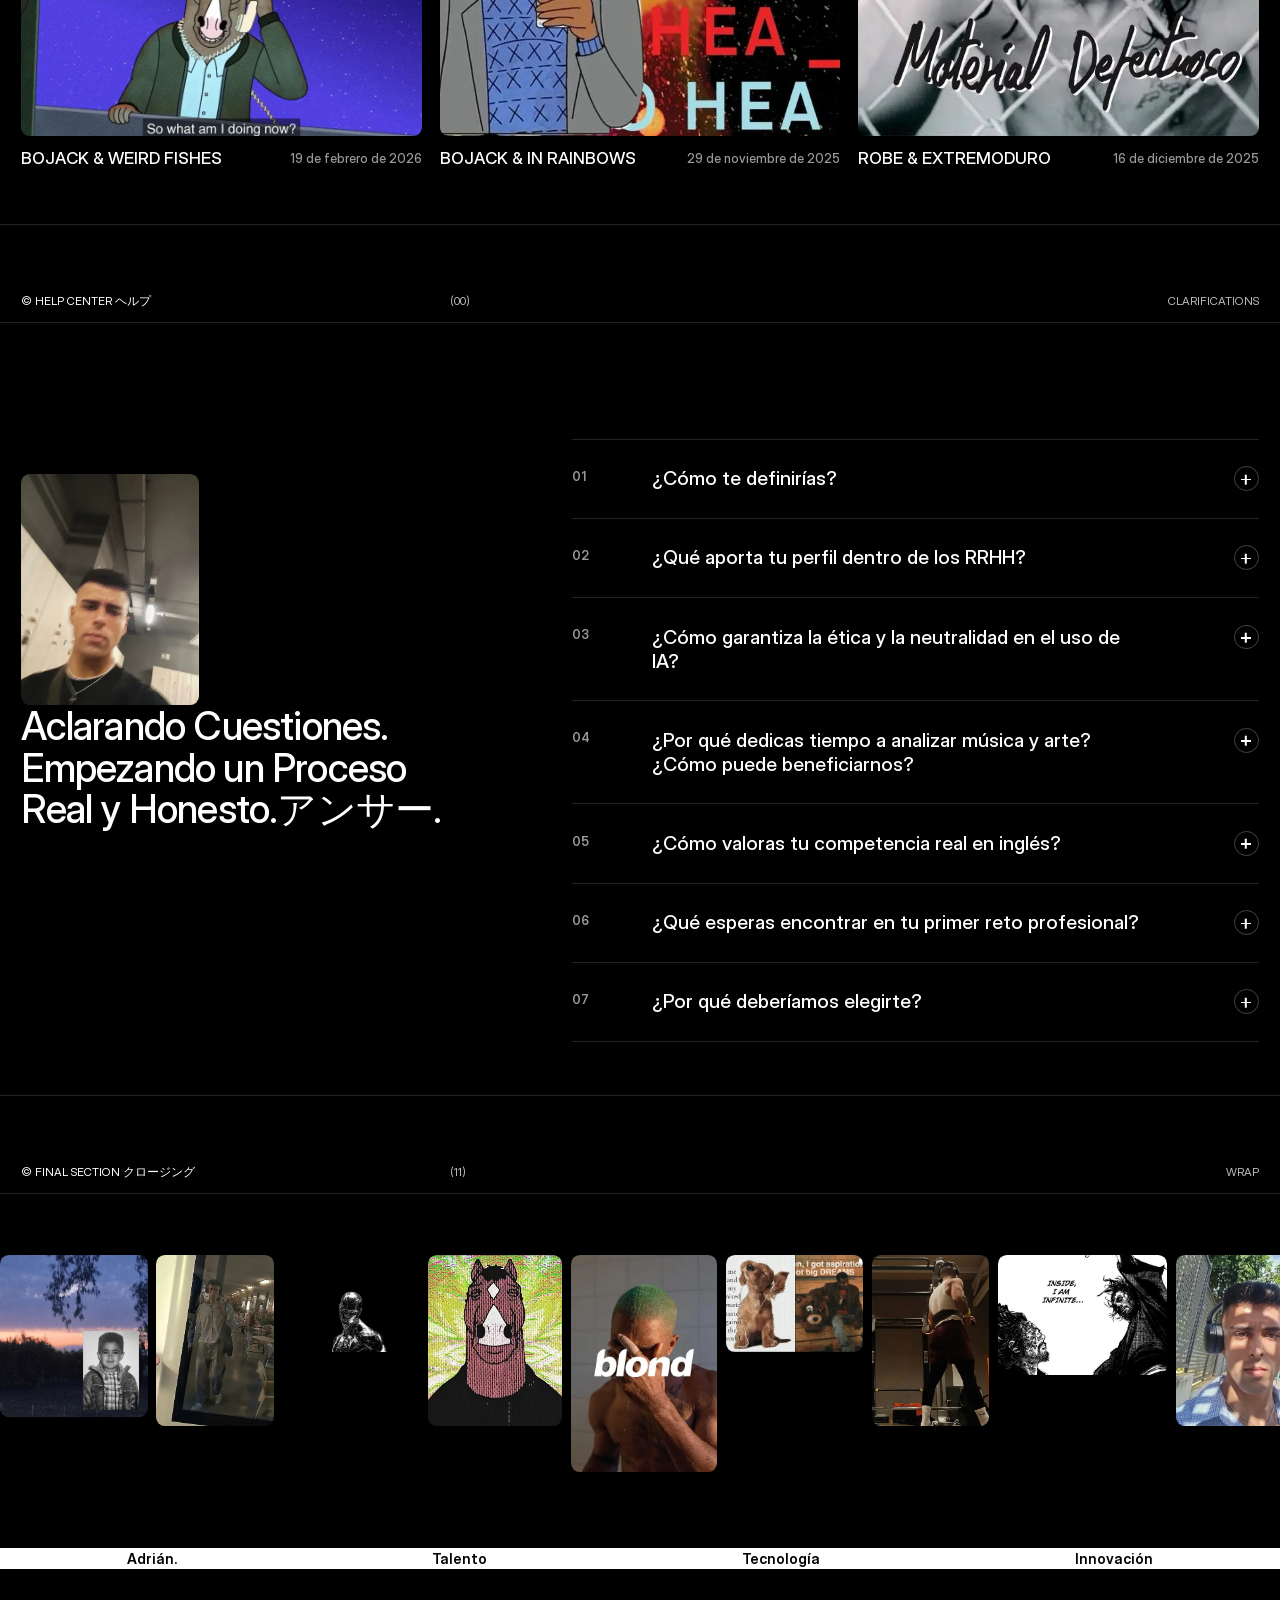
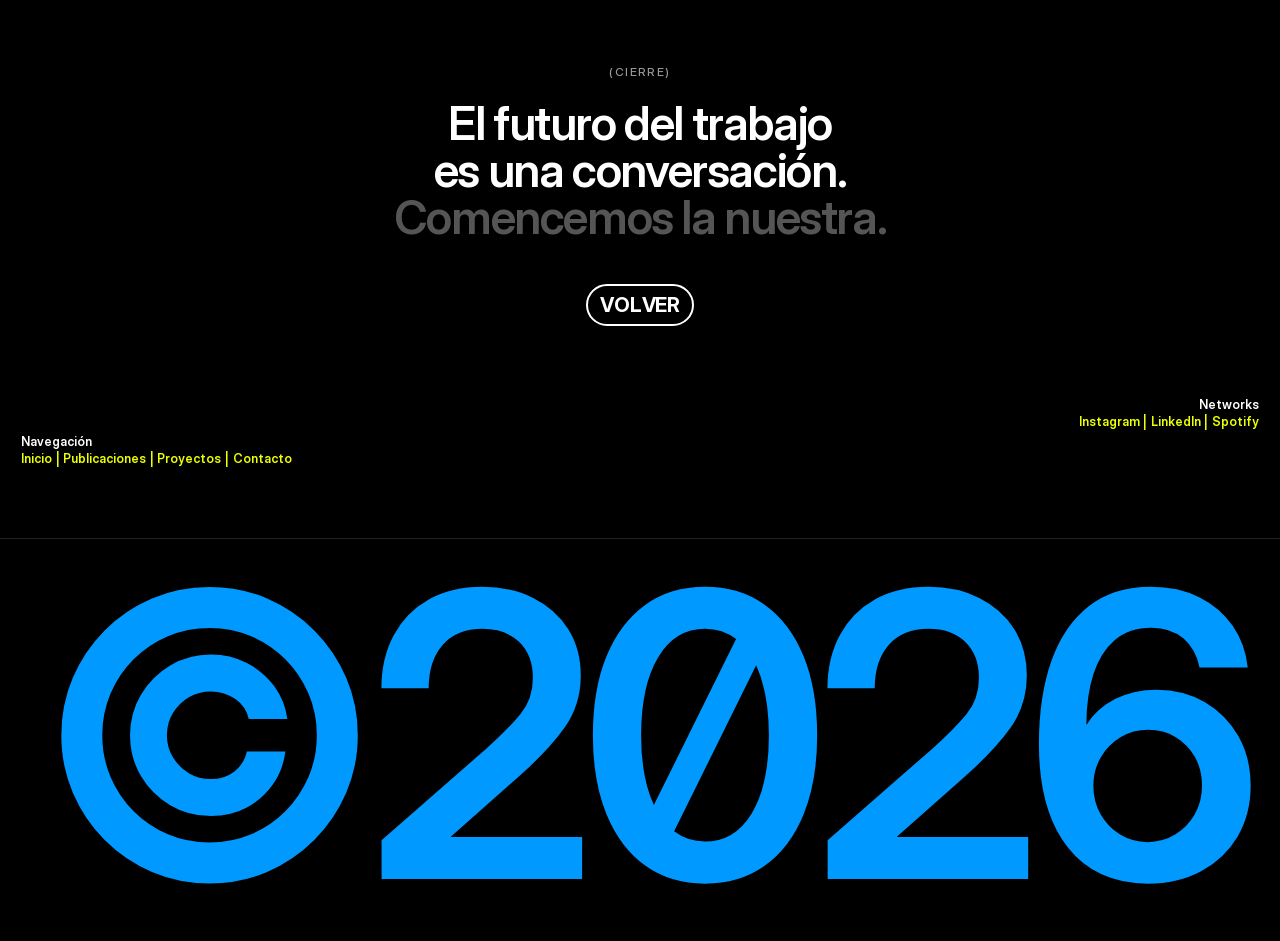
<file: article/all-i-need-bojack/index.html>
<!doctype html><html lang="es"><head><meta charset="utf-8"><meta name="viewport" content="width=device-width,initial-scale=1">
<title>11 de diciembre de 2025 — Adrián Valencia</title><meta name="description" content="La profunda necesidad de ser &quot;visto&quot; y amado. Esa breve línea entre el orden y el caos, entre el amor y la autodestrucción. Las dualidades de la vida…como un abrazo helado que te llena de calor."><meta name="robots" content="max-image-preview:large">
<link rel="canonical" href="https://adrianvalenciarrhh-rgb.github.io/adrianvalencia-personal/article/all-i-need-bojack/"><meta property="og:url" content="https://adrianvalenciarrhh-rgb.github.io/adrianvalencia-personal/article/all-i-need-bojack/"><meta property="og:type" content="website"><meta property="og:title" content="11 de diciembre de 2025 — Adrián Valencia"><meta property="og:description" content="La profunda necesidad de ser &quot;visto&quot; y amado. Esa breve línea entre el orden y el caos, entre el amor y la autodestrucción. Las dualidades de la vida…como un abrazo helado que te llena de calor."><meta property="og:image" content="https://adrianvalenciarrhh-rgb.github.io/adrianvalencia-personal/assets/img/og.jpg">
<meta name="twitter:card" content="summary_large_image"><meta name="twitter:title" content="11 de diciembre de 2025 — Adrián Valencia"><meta name="twitter:description" content="La profunda necesidad de ser &quot;visto&quot; y amado. Esa breve línea entre el orden y el caos, entre el amor y la autodestrucción. Las dualidades de la vida…como un abrazo helado que te llena de calor."><meta name="twitter:image" content="https://adrianvalenciarrhh-rgb.github.io/adrianvalencia-personal/assets/img/og.jpg">
<link rel="icon" href="../../favicon.png"><link rel="apple-touch-icon" href="../../apple-touch-icon.png">
<link rel="preload" href="../../assets/fonts/InterDisplay-SemiBold.woff2" as="font" type="font/woff2" crossorigin><link rel="preload" href="../../assets/fonts/InterDisplay-Medium.woff2" as="font" type="font/woff2" crossorigin>
<link rel="stylesheet" href="../../assets/style.css"></head>
<body class="art"><header class="hdr" id="top"><a class="logo" href="../../#top">:)</a>
<div class="hnav"><p>Navegación</p><nav><a href="../../"><span class="roll" aria-label="Inicio"><span class="r1" aria-hidden="true"><span style="--i:0">I</span><span style="--i:1">n</span><span style="--i:2">i</span><span style="--i:3">c</span><span style="--i:4">i</span><span style="--i:5">o</span></span><span class="r2" aria-hidden="true"><span style="--i:0">I</span><span style="--i:1">n</span><span style="--i:2">i</span><span style="--i:3">c</span><span style="--i:4">i</span><span style="--i:5">o</span></span></span></a><i>|</i><a href="../../gallery/"><span class="roll" aria-label="Publicaciones"><span class="r1" aria-hidden="true"><span style="--i:0">P</span><span style="--i:1">u</span><span style="--i:2">b</span><span style="--i:3">l</span><span style="--i:4">i</span><span style="--i:5">c</span><span style="--i:6">a</span><span style="--i:7">c</span><span style="--i:8">i</span><span style="--i:9">o</span><span style="--i:10">n</span><span style="--i:11">e</span><span style="--i:12">s</span></span><span class="r2" aria-hidden="true"><span style="--i:0">P</span><span style="--i:1">u</span><span style="--i:2">b</span><span style="--i:3">l</span><span style="--i:4">i</span><span style="--i:5">c</span><span style="--i:6">a</span><span style="--i:7">c</span><span style="--i:8">i</span><span style="--i:9">o</span><span style="--i:10">n</span><span style="--i:11">e</span><span style="--i:12">s</span></span></span></a><i>|</i><a href="../../work/"><span class="roll" aria-label="Proyectos"><span class="r1" aria-hidden="true"><span style="--i:0">P</span><span style="--i:1">r</span><span style="--i:2">o</span><span style="--i:3">y</span><span style="--i:4">e</span><span style="--i:5">c</span><span style="--i:6">t</span><span style="--i:7">o</span><span style="--i:8">s</span></span><span class="r2" aria-hidden="true"><span style="--i:0">P</span><span style="--i:1">r</span><span style="--i:2">o</span><span style="--i:3">y</span><span style="--i:4">e</span><span style="--i:5">c</span><span style="--i:6">t</span><span style="--i:7">o</span><span style="--i:8">s</span></span></span></a><i>|</i><a href="../../contact/"><span class="roll" aria-label="Contacto"><span class="r1" aria-hidden="true"><span style="--i:0">C</span><span style="--i:1">o</span><span style="--i:2">n</span><span style="--i:3">t</span><span style="--i:4">a</span><span style="--i:5">c</span><span style="--i:6">t</span><span style="--i:7">o</span></span><span class="r2" aria-hidden="true"><span style="--i:0">C</span><span style="--i:1">o</span><span style="--i:2">n</span><span style="--i:3">t</span><span style="--i:4">a</span><span style="--i:5">c</span><span style="--i:6">t</span><span style="--i:7">o</span></span></span></a></nav></div>
<div class="hloc"><p>Based in Sevilla!!!</p><p class="g">Humanist RH + Tech Orchestrator </p></div></header><main>
<section class="ah"><div class="ah-l"><div class="ah-ex"><p>La profunda necesidad de ser "visto" y amado. Esa breve línea entre el orden y el caos, entre el amor y la autodestrucción. Las dualidades de la vida…como un abrazo helado que te llena de calor.</p></div><a class="pill" href="https://www.instagram.com/p/DSGmKsaEa4_/?igsh=Y3NjNDMwdGo4cW1t" target="_blank" rel="noopener"><span class="roll" aria-label="Publication"><span class="r1" aria-hidden="true"><span style="--i:0">P</span><span style="--i:1">u</span><span style="--i:2">b</span><span style="--i:3">l</span><span style="--i:4">i</span><span style="--i:5">c</span><span style="--i:6">a</span><span style="--i:7">t</span><span style="--i:8">i</span><span style="--i:9">o</span><span style="--i:10">n</span></span><span class="r2" aria-hidden="true"><span style="--i:0">P</span><span style="--i:1">u</span><span style="--i:2">b</span><span style="--i:3">l</span><span style="--i:4">i</span><span style="--i:5">c</span><span style="--i:6">a</span><span style="--i:7">t</span><span style="--i:8">i</span><span style="--i:9">o</span><span style="--i:10">n</span></span></span></a></div><ul class="meta"><li><b>Author:</b><span>Urban &amp; Adrián</span></li><li><b>Read:</b><span>11 minutos.</span></li><li><b>Location:</b><span>Worldwide.</span></li><li><b>Date:</b><span>11 dic 2025</span></li></ul></section>
<section class="col1"><div class="c c0" data-reveal><img class="" src="../../assets/img/CCKaFSMrflDO9xFSCxQyUkkUYY.webp" width="1080" height="1344" alt="" fetchpriority="high"></div><div class="c c1" data-reveal><img class="" src="../../assets/img/QWWWKiDLpAzzpo5OgZSTFhN824.webp" width="769" height="769" alt="" fetchpriority="high"></div><div class="c c2" data-reveal><img class="" src="../../assets/img/NOWXlXUPlrpi8lo87IAxwn9A.webp" width="1024" height="1024" alt="" loading="lazy" decoding="async"></div><div class="c c3" data-reveal><img class="" src="../../assets/img/NRIrthp4JooCnrDqVFa2LLziSB0.webp" width="655" height="655" alt="" loading="lazy" decoding="async"></div></section>
<section class="abody"><div class="rich w" data-reveal><p>All I Need breaks my heart. It’s like a scream from my soul that no one hears; a journey into our deep need to be seen and loved.

To me, it’s one of the most impactful songs ever; it captures that thin line between order and chaos, between love and self-destruction.

"I only stick with you because there are no others".
We are pieces of everyone we’ve ever loved. That’s okay, but if we aren’t careful, we can end up feeling like "trapped animals" when things fall apart, and we no longer see the same reflection in the mirror.

"It's all right, it's all wrong".
Life’s dualities... full of coherent contradictions, like a cold hug that warms you up. An attempt to release our anxiety, to escape from it.

This song reminds me that sadness is a false companion, that dependence chains us down. I believe true love is being happy on our own, so we can be even happier with the one we love, together.

Love must be genuine and sincere, an extension of who we are. It must feel free. We must be able to fly, and sometimes, know how to let others fly. 

— varix. 
(Adrián)</p></div><div class="rich g" data-reveal><p>Una de las canciones más crudas y desgarradoras de la época moderna. El grito de un alma perdida. Un corazón encogido. 

Continúa leyendo, o viendo, o escuchando...
Y sigue explorando en @weloveurban (IG).</p></div><div class="wide" data-reveal><img class="" src="../../assets/img/cBeh6Q79tfYFpg3ZvWpMKE8os.webp" width="1800" height="1079" alt="" loading="lazy" decoding="async"></div><div class="rich w" data-reveal><p>V.0.— Versión en español. 

All I Need es una canción que hace temblar mi corazón, como el grito de mi alma que nadie más puede escuchar, y que difícilmente puede escapar. Es un reflejo de cómo lo más simple puede arrastrarnos a la oscuridad. Un viaje que nos lleva a miedos comunes, la necesidad humana y el deseo de ser correspondidos, de ser vistos. Es esa breve línea entre el orden y el caos, entre el amor y la autodestrucción. 

"I only stick with you because there are no others"

A veces construimos nuestra identidad a partir de trozos de otras personas, y está bien, somos un pedacito de todas las personas a las que alguna vez hemos querido, pero si no tenemos cuidado, esto puede envolvernos en el caos, hacernos sentir como "animales atrapados" cuando todo se derrumba, cuando no vemos el mismo reflejo en el espejo.

"It's all right, it's all wrong". 

La catarsis final, el conflicto interno, las dualidades de la vida, llena de matices y de contradicciones totalmente coherentes, como un abrazo frío que nos llena de calor. Es un intento de liberar nuestra desesperación, de escapar de ella.

Esta canción es un recordatorio de que la tristeza, puede disfrazarse de nuestra fiel compañera, que la dependencia nos limita y nos encadena. Es una oda a la reflexión. Debemos tenernos a nosotros. Ser feliz por uno mismo, y al estar cerca de nuestro amor, más y mejor. 

El amor debe ser algo genuino, una extensión de nosotros, debemos amar tal y como somos, debe hacernos sentir libre. Hay que ser capaces de volar, y a veces, también dejar volar.

— varix. 
(Adrián)</p></div><div class="rich g" data-reveal><p>Continúa leyendo, o viendo, o escuchando...
Y sigue explorando en @weloveurban (IG).</p></div></section>
<section class="col2"><div class="c c0" data-reveal><img class="" src="../../assets/img/3Ymn8Z1wl1BVo7syyiTxbV2PPwY.webp" width="1066" height="858" alt="" loading="lazy" decoding="async"></div><div class="c c1" data-reveal><img class="" src="../../assets/img/9PXMoiELIdo0xGpcTLzMp2RPzmM.webp" width="1000" height="1000" alt="" loading="lazy" decoding="async"></div><div class="c c2" data-reveal><img class="" src="../../assets/img/Mzr1lUfhRSBgYXQLLZGt78HdeM.webp" width="1058" height="714" alt="" loading="lazy" decoding="async"></div><div class="c c3" data-reveal><img class="" src="../../assets/img/LBN6VXuxWWdad5DHIs6JLOS1EU8.webp" width="800" height="1457" alt="" loading="lazy" decoding="async"></div></section>

<section class="sec s06"><div class="lbl" data-reveal><h6>© Visual Journal ジャーナル</h6><h6 class="g n">(WDX® — 02)</h6><h6 class="g r">Creative Notes</h6></div><div class="mq " style="--d:40s"><div class="mq-t"><h2 class="big">más +</h2><h2 class="big">más +</h2><h2 class="big">más +</h2><h2 class="big">más +</h2><h2 class="big">más +</h2><h2 class="big">más +</h2></div><div class="mq-t" aria-hidden="true"><h2 class="big">más +</h2><h2 class="big">más +</h2><h2 class="big">más +</h2><h2 class="big">más +</h2><h2 class="big">más +</h2><h2 class="big">más +</h2></div></div><div class="posts"><a class="pi" style="--x:520;--y:56;--w:172;--h:181;--k:0" href="https://www.instagram.com/p/DU7A2dEkZJT/?utm_source=ig_web_copy_link&igsh=MzRlODBiNWFlZA==" target="_blank" rel="noopener"><img class="" src="../../assets/img/ZeFPhY9CE552aV3BEoDKkxN5yUk.webp" width="1800" height="2401" alt="Publicación" loading="lazy" decoding="async"></a><a class="pi" style="--x:861;--y:123;--w:131;--h:157;--k:1" href="https://www.instagram.com/p/DU7A2dEkZJT/?utm_source=ig_web_copy_link&igsh=MzRlODBiNWFlZA==" target="_blank" rel="noopener"><img class="" src="../../assets/img/8eoTIiXtMn8WHwNzILXuotuB4fw.webp" width="1400" height="806" alt="Publicación" loading="lazy" decoding="async"></a><a class="pi" style="--x:139;--y:130;--w:155;--h:154;--k:2" href="https://www.instagram.com/p/DSV0WeQkWV-/?igsh=eXpkejhyYWY1emo0" target="_blank" rel="noopener"><img class="" src="../../assets/img/RW3xrsftCzEIV4FRv4pliqkgZa0.webp" width="400" height="400" alt="Publicación" loading="lazy" decoding="async"></a><a class="pi" style="--x:1120;--y:246;--w:173;--h:127;--k:3" href="https://www.instagram.com/p/DSGmKsaEa4_/?igsh=Y3NjNDMwdGo4cW1t" target="_blank" rel="noopener"><img class="" src="../../assets/img/CCKaFSMrflDO9xFSCxQyUkkUYY.webp" width="1080" height="1344" alt="Publicación" loading="lazy" decoding="async"></a><a class="pi" style="--x:151;--y:405;--w:217;--h:222;--k:4" href="https://www.instagram.com/p/DSV0WeQkWV-/?igsh=eXpkejhyYWY1emo0" target="_blank" rel="noopener"><img class="" src="../../assets/img/m6osoWNqu7WWi769Di0Dfgo23U.webp" width="434" height="434" alt="Publicación" loading="lazy" decoding="async"></a><div class="pi" style="--x:1027;--y:505;--w:165;--h:164;--k:5"><video class="" src="../../assets/media/tWVc8fP78CN4KdCUEIVohiQYOM8.mp4" autoplay muted loop playsinline style=""></video></div><a class="pi" style="--x:748;--y:509;--w:163;--h:156;--k:6" href="https://www.instagram.com/p/DRoAtxAkeO-/?igsh=NWwwanVsNjhtc3Nt" target="_blank" rel="noopener"><img class="" src="../../assets/img/NOWXlXUPlrpi8lo87IAxwn9A.webp" width="1024" height="1024" alt="Publicación" loading="lazy" decoding="async"></a><a class="pi" style="--x:465;--y:542;--w:171;--h:163;--k:7" href="https://www.instagram.com/p/DRoAtxAkeO-/?igsh=NWwwanVsNjhtc3Nt" target="_blank" rel="noopener"><img class="" src="../../assets/img/ZZyqpemwkPVH5qzAxTusAIdlC6w.webp" width="400" height="400" alt="Publicación" loading="lazy" decoding="async"></a>
<a class="posts-t" href="https://www.instagram.com/weloveurban" target="_blank" rel="noopener">Posts©</a><div class="posts-b"><a class="pill" href="../../contact/"><span class="roll" aria-label="Hablemos"><span class="r1" aria-hidden="true"><span style="--i:0">H</span><span style="--i:1">a</span><span style="--i:2">b</span><span style="--i:3">l</span><span style="--i:4">e</span><span style="--i:5">m</span><span style="--i:6">o</span><span style="--i:7">s</span></span><span class="r2" aria-hidden="true"><span style="--i:0">H</span><span style="--i:1">a</span><span style="--i:2">b</span><span style="--i:3">l</span><span style="--i:4">e</span><span style="--i:5">m</span><span style="--i:6">o</span><span style="--i:7">s</span></span></span></a></div></div></section>
<section class="sec pn" aria-label="Más publicaciones"><div class="lbl" data-reveal><h6>© Visual Journal ジャーナル</h6><h6 class="g n">(3)</h6><h6 class="g r">Más publicaciones</h6></div><h2 class="pn-h">Más publicaciones</h2><div class="pn-g"><a class="pn-c" href="../bojack-weird-fishes/"><div class="pn-ci"><img class="" src="../../assets/img/ZeFPhY9CE552aV3BEoDKkxN5yUk.webp" width="1800" height="2401" alt="" loading="lazy" decoding="async"><span class="pn-lab">Leer publicación →</span></div><div class="pn-cap"><span class="pt"><span class="roll" aria-label="BoJack &amp; Weird Fishes"><span class="r1" aria-hidden="true"><span style="--i:0">B</span><span style="--i:1">o</span><span style="--i:2">J</span><span style="--i:3">a</span><span style="--i:4">c</span><span style="--i:5">k</span><span style="--i:6">&nbsp;</span><span style="--i:7">&amp;</span><span style="--i:8">&nbsp;</span><span style="--i:9">W</span><span style="--i:10">e</span><span style="--i:11">i</span><span style="--i:12">r</span><span style="--i:13">d</span><span style="--i:14">&nbsp;</span><span style="--i:15">F</span><span style="--i:16">i</span><span style="--i:17">s</span><span style="--i:18">h</span><span style="--i:19">e</span><span style="--i:20">s</span></span><span class="r2" aria-hidden="true"><span style="--i:0">B</span><span style="--i:1">o</span><span style="--i:2">J</span><span style="--i:3">a</span><span style="--i:4">c</span><span style="--i:5">k</span><span style="--i:6">&nbsp;</span><span style="--i:7">&amp;</span><span style="--i:8">&nbsp;</span><span style="--i:9">W</span><span style="--i:10">e</span><span style="--i:11">i</span><span style="--i:12">r</span><span style="--i:13">d</span><span style="--i:14">&nbsp;</span><span style="--i:15">F</span><span style="--i:16">i</span><span style="--i:17">s</span><span style="--i:18">h</span><span style="--i:19">e</span><span style="--i:20">s</span></span></span></span><span class="g">19 de febrero de 2026</span></div></a><a class="pn-c" href="../bojack-in-rainbows/"><div class="pn-ci"><img class="" src="../../assets/img/4j6scaCCxhGJSAHy5oiB2Stsfo.webp" width="759" height="757" alt="" loading="lazy" decoding="async"><span class="pn-lab">Leer publicación →</span></div><div class="pn-cap"><span class="pt"><span class="roll" aria-label="BoJack &amp; In Rainbows"><span class="r1" aria-hidden="true"><span style="--i:0">B</span><span style="--i:1">o</span><span style="--i:2">J</span><span style="--i:3">a</span><span style="--i:4">c</span><span style="--i:5">k</span><span style="--i:6">&nbsp;</span><span style="--i:7">&amp;</span><span style="--i:8">&nbsp;</span><span style="--i:9">I</span><span style="--i:10">n</span><span style="--i:11">&nbsp;</span><span style="--i:12">R</span><span style="--i:13">a</span><span style="--i:14">i</span><span style="--i:15">n</span><span style="--i:16">b</span><span style="--i:17">o</span><span style="--i:18">w</span><span style="--i:19">s</span></span><span class="r2" aria-hidden="true"><span style="--i:0">B</span><span style="--i:1">o</span><span style="--i:2">J</span><span style="--i:3">a</span><span style="--i:4">c</span><span style="--i:5">k</span><span style="--i:6">&nbsp;</span><span style="--i:7">&amp;</span><span style="--i:8">&nbsp;</span><span style="--i:9">I</span><span style="--i:10">n</span><span style="--i:11">&nbsp;</span><span style="--i:12">R</span><span style="--i:13">a</span><span style="--i:14">i</span><span style="--i:15">n</span><span style="--i:16">b</span><span style="--i:17">o</span><span style="--i:18">w</span><span style="--i:19">s</span></span></span></span><span class="g">29 de noviembre de 2025</span></div></a><a class="pn-c" href="../robe-extremoduro/"><div class="pn-ci"><img class="" src="../../assets/img/1WIeMXRWi4fV6Cx9FLsA8TJLN9Y.webp" width="712" height="712" alt="" loading="lazy" decoding="async"><span class="pn-lab">Leer publicación →</span></div><div class="pn-cap"><span class="pt"><span class="roll" aria-label="Robe &amp; Extremoduro"><span class="r1" aria-hidden="true"><span style="--i:0">R</span><span style="--i:1">o</span><span style="--i:2">b</span><span style="--i:3">e</span><span style="--i:4">&nbsp;</span><span style="--i:5">&amp;</span><span style="--i:6">&nbsp;</span><span style="--i:7">E</span><span style="--i:8">x</span><span style="--i:9">t</span><span style="--i:10">r</span><span style="--i:11">e</span><span style="--i:12">m</span><span style="--i:13">o</span><span style="--i:14">d</span><span style="--i:15">u</span><span style="--i:16">r</span><span style="--i:17">o</span></span><span class="r2" aria-hidden="true"><span style="--i:0">R</span><span style="--i:1">o</span><span style="--i:2">b</span><span style="--i:3">e</span><span style="--i:4">&nbsp;</span><span style="--i:5">&amp;</span><span style="--i:6">&nbsp;</span><span style="--i:7">E</span><span style="--i:8">x</span><span style="--i:9">t</span><span style="--i:10">r</span><span style="--i:11">e</span><span style="--i:12">m</span><span style="--i:13">o</span><span style="--i:14">d</span><span style="--i:15">u</span><span style="--i:16">r</span><span style="--i:17">o</span></span></span></span><span class="g">16 de diciembre de 2025</span></div></a></div></section>
<section class="sec faq faq-b"><div class="lbl" data-reveal><h6>© Help Center ヘルプ</h6><h6 class="g n">(00)</h6><h6 class="g r">Clarifications</h6></div>
<div class="faq-in"><div class="faq-l"><img class="faq-img" src="../../assets/img/UvmrgGJ5VjkHzuHCGmqR7i20GSw.webp" width="520" height="679" alt="Adrián Valencia" loading="lazy" decoding="async"><h3 data-reveal>Aclarando Cuestiones. Empezando un Proceso Real y Honesto.アンサー.</h3></div>
<ul class="faq-list"><li data-reveal><button class="faq-q" aria-expanded="false"><span class="num">01</span><span class="q">¿Cómo te definirías?</span><span class="plus" aria-hidden="true"></span></button><div class="faq-a"><div><p>Soy feliz, y eso es mucho. Soy realista, aun así elijo tener una buena perspectiva. Soy consciente de quién soy y de mi entorno. Eso me permite actuar de forma genuina y real. Aún así, a veces es necesario lanzarse a la aventura. &quot;Caminante no hay camino, se hace camino al andar&quot;. A veces debemos dar el primer paso, y crear nuestro destino en consecuencia. </p></div></div></li><li data-reveal><button class="faq-q" aria-expanded="false"><span class="num">02</span><span class="q">¿Qué aporta tu perfil dentro de los RRHH?</span><span class="plus" aria-hidden="true"></span></button><div class="faq-a"><div><p>Aporto una arquitectura de pensamiento orientada a la automatización de procesos vacíos. Mi objetivo es usar la tecnología para liberar el tiempo necesario que requiere la verdadera gestión humana: el diálogo y el bienestar.</p></div></div></li><li data-reveal><button class="faq-q" aria-expanded="false"><span class="num">03</span><span class="q">¿Cómo garantiza la ética y la neutralidad en el uso de IA?</span><span class="plus" aria-hidden="true"></span></button><div class="faq-a"><div><p>Sigo marcos de Prompting Responsable. Entiendo la IA como un soporte, no como un decisor. Realizo auditorías manuales de sesgos para asegurar que los procesos de selección sean siempre justos, diversos e inclusivos.</p></div></div></li><li data-reveal><button class="faq-q" aria-expanded="false"><span class="num">04</span><span class="q">¿Por qué dedicas tiempo a analizar música y arte? ¿Cómo puede beneficiarnos?</span><span class="plus" aria-hidden="true"></span></button><div class="faq-a"><div><p>Porque para encontrar talento hay que saber escuchar lo que no se dice. Mi colaboración en medios digitales me ha enseñado a descifrar narrativas y a conectar con audiencias internacionales. El arte me da la empatía y el contexto cultural que a veces los datos no pueden capturar.</p></div></div></li><li data-reveal><button class="faq-q" aria-expanded="false"><span class="num">05</span><span class="q">¿Cómo valoras tu competencia real en inglés?</span><span class="plus" aria-hidden="true"></span></button><div class="faq-a"><div><p>Más allá de mi formación con la UPenn, el inglés es un idioma que ha estado presente en mi vida de forma constante. Lo aplico de manera práctica como Music Content Collaborator en Instagram, colaborando en una de las cuentas pioneras del sector musical. Mi vida técnica y mis aficiones giran en torno a este idioma: Música, Arte, Deporte, Lectura y Filosofía. Aunque siempre hay margen de mejora para alcanzar la excelencia, cuento con la capacidad necesaria para comenzar a operar en cualquier entorno</p></div></div></li><li data-reveal><button class="faq-q" aria-expanded="false"><span class="num">06</span><span class="q">¿Qué esperas encontrar en tu primer reto profesional?</span><span class="plus" aria-hidden="true"></span></button><div class="faq-a"><div><p>Busco el terreno donde transicionar y convertirme en el mejor profesional. Espero encontrar líderes que gestionen por confianza y sistemas que permitan que la innovación fluya. Busco la orilla donde mi capacidad encuentre su utilidad definitiva. Poder evolucionar.</p></div></div></li><li data-reveal><button class="faq-q" aria-expanded="false"><span class="num">07</span><span class="q">¿Por qué deberíamos elegirte?</span><span class="plus" aria-hidden="true"></span></button><div class="faq-a"><div><p>No soy &quot;vendehumos&quot;. Nadie es perfecto. Dicho eso, realmente me considero una persona completa. Me siento orgulloso de quien soy, desde lo personal hasta lo profesional, desde mis pasiones a mis actuaciones. Me siento capaz de actuar según lo esperable; y más importante, aprender y superarme.</p></div></div></li></ul></div></section><section class="sec final"><div class="lbl" data-reveal><h6>© Final Section クロージング</h6><h6 class="g n">(11)</h6><h6 class="g r">Wrap</h6></div>
<div class="imq"><div class="imq-t"><div class="wi" style="--w:166;--h:183"><img class="" src="../../assets/img/JCHJjIOxZ172hEiC6nJxh6B8.webp" width="1080" height="1468" alt="" loading="lazy" decoding="async"></div><div class="wi" style="--w:132;--h:193"><img class="" src="../../assets/img/nRtJeVkqT6yi0EFC51btEuBG2m8.webp" width="400" height="540" alt="" loading="lazy" decoding="async"></div><div class="wi" style="--w:154;--h:110"><img class="" src="../../assets/img/4A35Qu0QVWM7RSJeXyO1RFyD0w.webp" width="560" height="315" alt="" loading="lazy" decoding="async"></div><div class="wi" style="--w:150;--h:193"><img class="" src="../../assets/img/CCKaFSMrflDO9xFSCxQyUkkUYY.webp" width="1080" height="1344" alt="" loading="lazy" decoding="async"></div><div class="wi" style="--w:165;--h:245"><img class="" src="../../assets/img/qozy7WIynzf0CKygVjUmz46aTlM.webp" width="400" height="600" alt="" loading="lazy" decoding="async"></div><div class="wi" style="--w:154;--h:110"><img class="" src="../../assets/img/dLRgGMrvTkYQulnJATFpN0hdjCo.webp" width="400" height="267" alt="" loading="lazy" decoding="async"></div><div class="wi" style="--w:132;--h:193"><img class="" src="../../assets/img/WZtZ3pAf5KMtJljXbXwGHdpw.webp" width="400" height="639" alt="" loading="lazy" decoding="async"></div><div class="wi" style="--w:190;--h:136"><img class="" src="../../assets/img/u3DLyOcICfoGbTdfNFyX5tz1A.webp" width="1080" height="1061" alt="" loading="lazy" decoding="async"></div><div class="wi" style="--w:190;--h:193"><img class="" src="../../assets/img/oa5XfXW8ftJGcgNgKzcAjRFRM8.webp" width="946" height="946" alt="" loading="lazy" decoding="async"></div></div><div class="imq-t" aria-hidden="true"><div class="wi" style="--w:166;--h:183"><img class="" src="../../assets/img/JCHJjIOxZ172hEiC6nJxh6B8.webp" width="1080" height="1468" alt="" loading="lazy" decoding="async"></div><div class="wi" style="--w:132;--h:193"><img class="" src="../../assets/img/nRtJeVkqT6yi0EFC51btEuBG2m8.webp" width="400" height="540" alt="" loading="lazy" decoding="async"></div><div class="wi" style="--w:154;--h:110"><img class="" src="../../assets/img/4A35Qu0QVWM7RSJeXyO1RFyD0w.webp" width="560" height="315" alt="" loading="lazy" decoding="async"></div><div class="wi" style="--w:150;--h:193"><img class="" src="../../assets/img/CCKaFSMrflDO9xFSCxQyUkkUYY.webp" width="1080" height="1344" alt="" loading="lazy" decoding="async"></div><div class="wi" style="--w:165;--h:245"><img class="" src="../../assets/img/qozy7WIynzf0CKygVjUmz46aTlM.webp" width="400" height="600" alt="" loading="lazy" decoding="async"></div><div class="wi" style="--w:154;--h:110"><img class="" src="../../assets/img/dLRgGMrvTkYQulnJATFpN0hdjCo.webp" width="400" height="267" alt="" loading="lazy" decoding="async"></div><div class="wi" style="--w:132;--h:193"><img class="" src="../../assets/img/WZtZ3pAf5KMtJljXbXwGHdpw.webp" width="400" height="639" alt="" loading="lazy" decoding="async"></div><div class="wi" style="--w:190;--h:136"><img class="" src="../../assets/img/u3DLyOcICfoGbTdfNFyX5tz1A.webp" width="1080" height="1061" alt="" loading="lazy" decoding="async"></div><div class="wi" style="--w:190;--h:193"><img class="" src="../../assets/img/oa5XfXW8ftJGcgNgKzcAjRFRM8.webp" width="946" height="946" alt="" loading="lazy" decoding="async"></div></div></div>
<div class="band"><div class="band-t"><p>Adrián.</p><p>Talento</p><p>Tecnología</p><p>Innovación</p></div></div>
<div class="closing" data-reveal><p class="k">(Cierre)</p><p>El futuro del trabajo<br>es una conversación.</p><p class="g">Comencemos la nuestra.</p></div>
<div class="center" data-reveal><a class="pill" href="#top"><span class="roll" aria-label="Volver"><span class="r1" aria-hidden="true"><span style="--i:0">V</span><span style="--i:1">o</span><span style="--i:2">l</span><span style="--i:3">v</span><span style="--i:4">e</span><span style="--i:5">r</span></span><span class="r2" aria-hidden="true"><span style="--i:0">V</span><span style="--i:1">o</span><span style="--i:2">l</span><span style="--i:3">v</span><span style="--i:4">e</span><span style="--i:5">r</span></span></span></a></div>
<footer class="ftr"><div class="fnav"><p>Navegación</p><nav><a href="../../"><span class="roll" aria-label="Inicio"><span class="r1" aria-hidden="true"><span style="--i:0">I</span><span style="--i:1">n</span><span style="--i:2">i</span><span style="--i:3">c</span><span style="--i:4">i</span><span style="--i:5">o</span></span><span class="r2" aria-hidden="true"><span style="--i:0">I</span><span style="--i:1">n</span><span style="--i:2">i</span><span style="--i:3">c</span><span style="--i:4">i</span><span style="--i:5">o</span></span></span></a><i>|</i><a href="../../gallery/"><span class="roll" aria-label="Publicaciones"><span class="r1" aria-hidden="true"><span style="--i:0">P</span><span style="--i:1">u</span><span style="--i:2">b</span><span style="--i:3">l</span><span style="--i:4">i</span><span style="--i:5">c</span><span style="--i:6">a</span><span style="--i:7">c</span><span style="--i:8">i</span><span style="--i:9">o</span><span style="--i:10">n</span><span style="--i:11">e</span><span style="--i:12">s</span></span><span class="r2" aria-hidden="true"><span style="--i:0">P</span><span style="--i:1">u</span><span style="--i:2">b</span><span style="--i:3">l</span><span style="--i:4">i</span><span style="--i:5">c</span><span style="--i:6">a</span><span style="--i:7">c</span><span style="--i:8">i</span><span style="--i:9">o</span><span style="--i:10">n</span><span style="--i:11">e</span><span style="--i:12">s</span></span></span></a><i>|</i><a href="../../work/"><span class="roll" aria-label="Proyectos"><span class="r1" aria-hidden="true"><span style="--i:0">P</span><span style="--i:1">r</span><span style="--i:2">o</span><span style="--i:3">y</span><span style="--i:4">e</span><span style="--i:5">c</span><span style="--i:6">t</span><span style="--i:7">o</span><span style="--i:8">s</span></span><span class="r2" aria-hidden="true"><span style="--i:0">P</span><span style="--i:1">r</span><span style="--i:2">o</span><span style="--i:3">y</span><span style="--i:4">e</span><span style="--i:5">c</span><span style="--i:6">t</span><span style="--i:7">o</span><span style="--i:8">s</span></span></span></a><i>|</i><a href="../../contact/"><span class="roll" aria-label="Contacto"><span class="r1" aria-hidden="true"><span style="--i:0">C</span><span style="--i:1">o</span><span style="--i:2">n</span><span style="--i:3">t</span><span style="--i:4">a</span><span style="--i:5">c</span><span style="--i:6">t</span><span style="--i:7">o</span></span><span class="r2" aria-hidden="true"><span style="--i:0">C</span><span style="--i:1">o</span><span style="--i:2">n</span><span style="--i:3">t</span><span style="--i:4">a</span><span style="--i:5">c</span><span style="--i:6">t</span><span style="--i:7">o</span></span></span></a></nav></div><div class="fnet"><p>Networks</p><nav><a href="https://www.instagram.com/adrivarix11" target="_blank" rel="noopener"><span class="roll" aria-label="Instagram"><span class="r1" aria-hidden="true"><span style="--i:0">I</span><span style="--i:1">n</span><span style="--i:2">s</span><span style="--i:3">t</span><span style="--i:4">a</span><span style="--i:5">g</span><span style="--i:6">r</span><span style="--i:7">a</span><span style="--i:8">m</span></span><span class="r2" aria-hidden="true"><span style="--i:0">I</span><span style="--i:1">n</span><span style="--i:2">s</span><span style="--i:3">t</span><span style="--i:4">a</span><span style="--i:5">g</span><span style="--i:6">r</span><span style="--i:7">a</span><span style="--i:8">m</span></span></span></a><i>|</i><a href="https://www.linkedin.com/in/adrianvalenciarios/" target="_blank" rel="noopener"><span class="roll" aria-label="LinkedIn"><span class="r1" aria-hidden="true"><span style="--i:0">L</span><span style="--i:1">i</span><span style="--i:2">n</span><span style="--i:3">k</span><span style="--i:4">e</span><span style="--i:5">d</span><span style="--i:6">I</span><span style="--i:7">n</span></span><span class="r2" aria-hidden="true"><span style="--i:0">L</span><span style="--i:1">i</span><span style="--i:2">n</span><span style="--i:3">k</span><span style="--i:4">e</span><span style="--i:5">d</span><span style="--i:6">I</span><span style="--i:7">n</span></span></span></a><i>|</i><a href="https://open.spotify.com/playlist/37i9dQZEVXdi45dT5oklZR?si=b1b2de7641054a4a" target="_blank" rel="noopener"><span class="roll" aria-label="Spotify"><span class="r1" aria-hidden="true"><span style="--i:0">S</span><span style="--i:1">p</span><span style="--i:2">o</span><span style="--i:3">t</span><span style="--i:4">i</span><span style="--i:5">f</span><span style="--i:6">y</span></span><span class="r2" aria-hidden="true"><span style="--i:0">S</span><span style="--i:1">p</span><span style="--i:2">o</span><span style="--i:3">t</span><span style="--i:4">i</span><span style="--i:5">f</span><span style="--i:6">y</span></span></span></a></nav></div></footer>
<a class="c2026" href="../../" aria-label="Inicio"><span>©2026</span></a></section></main><button class="spot" aria-label="Abrir playlist de Spotify" aria-expanded="false"><svg viewBox="0 0 24 24" width="14" height="14"><path fill="currentColor" d="M12 1.5a10.5 10.5 0 1 0 0 21 10.5 10.5 0 0 0 0-21Zm4.8 15.2a.65.65 0 0 1-.9.2c-2.5-1.5-5.6-1.9-9.3-1a.65.65 0 1 1-.3-1.3c4-.9 7.5-.5 10.3 1.2.3.2.4.6.2.9Zm1.3-2.9a.8.8 0 0 1-1.1.3c-2.8-1.7-7.1-2.2-10.4-1.2a.8.8 0 1 1-.5-1.6c3.8-1.1 8.5-.6 11.7 1.4.4.2.5.7.3 1.1Zm.1-3c-3.4-2-9-2.2-12.2-1.2a1 1 0 1 1-.6-1.9c3.7-1.1 9.9-.9 13.8 1.4a1 1 0 0 1-1 1.7Z"/></svg></button><div class="spot-panel" hidden></div><script src="../../assets/site.js" defer></script></body></html>
</file>
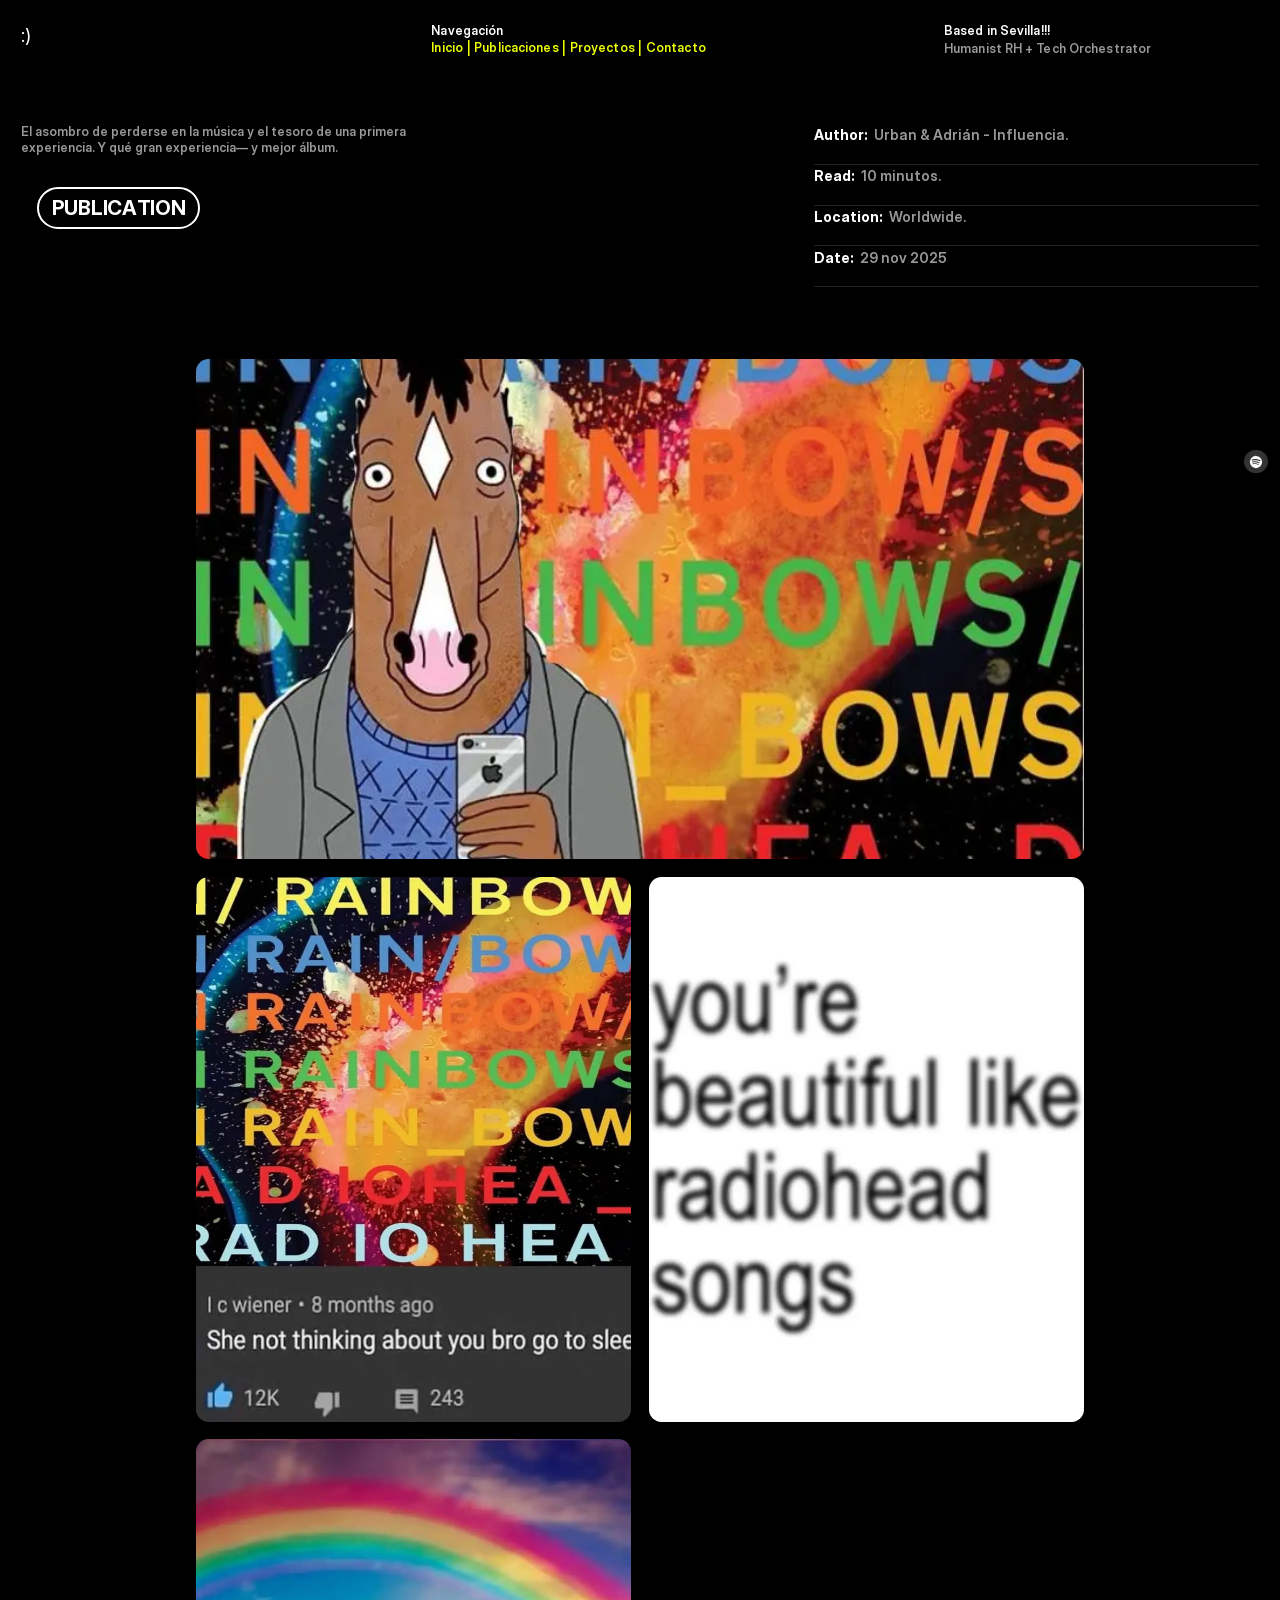
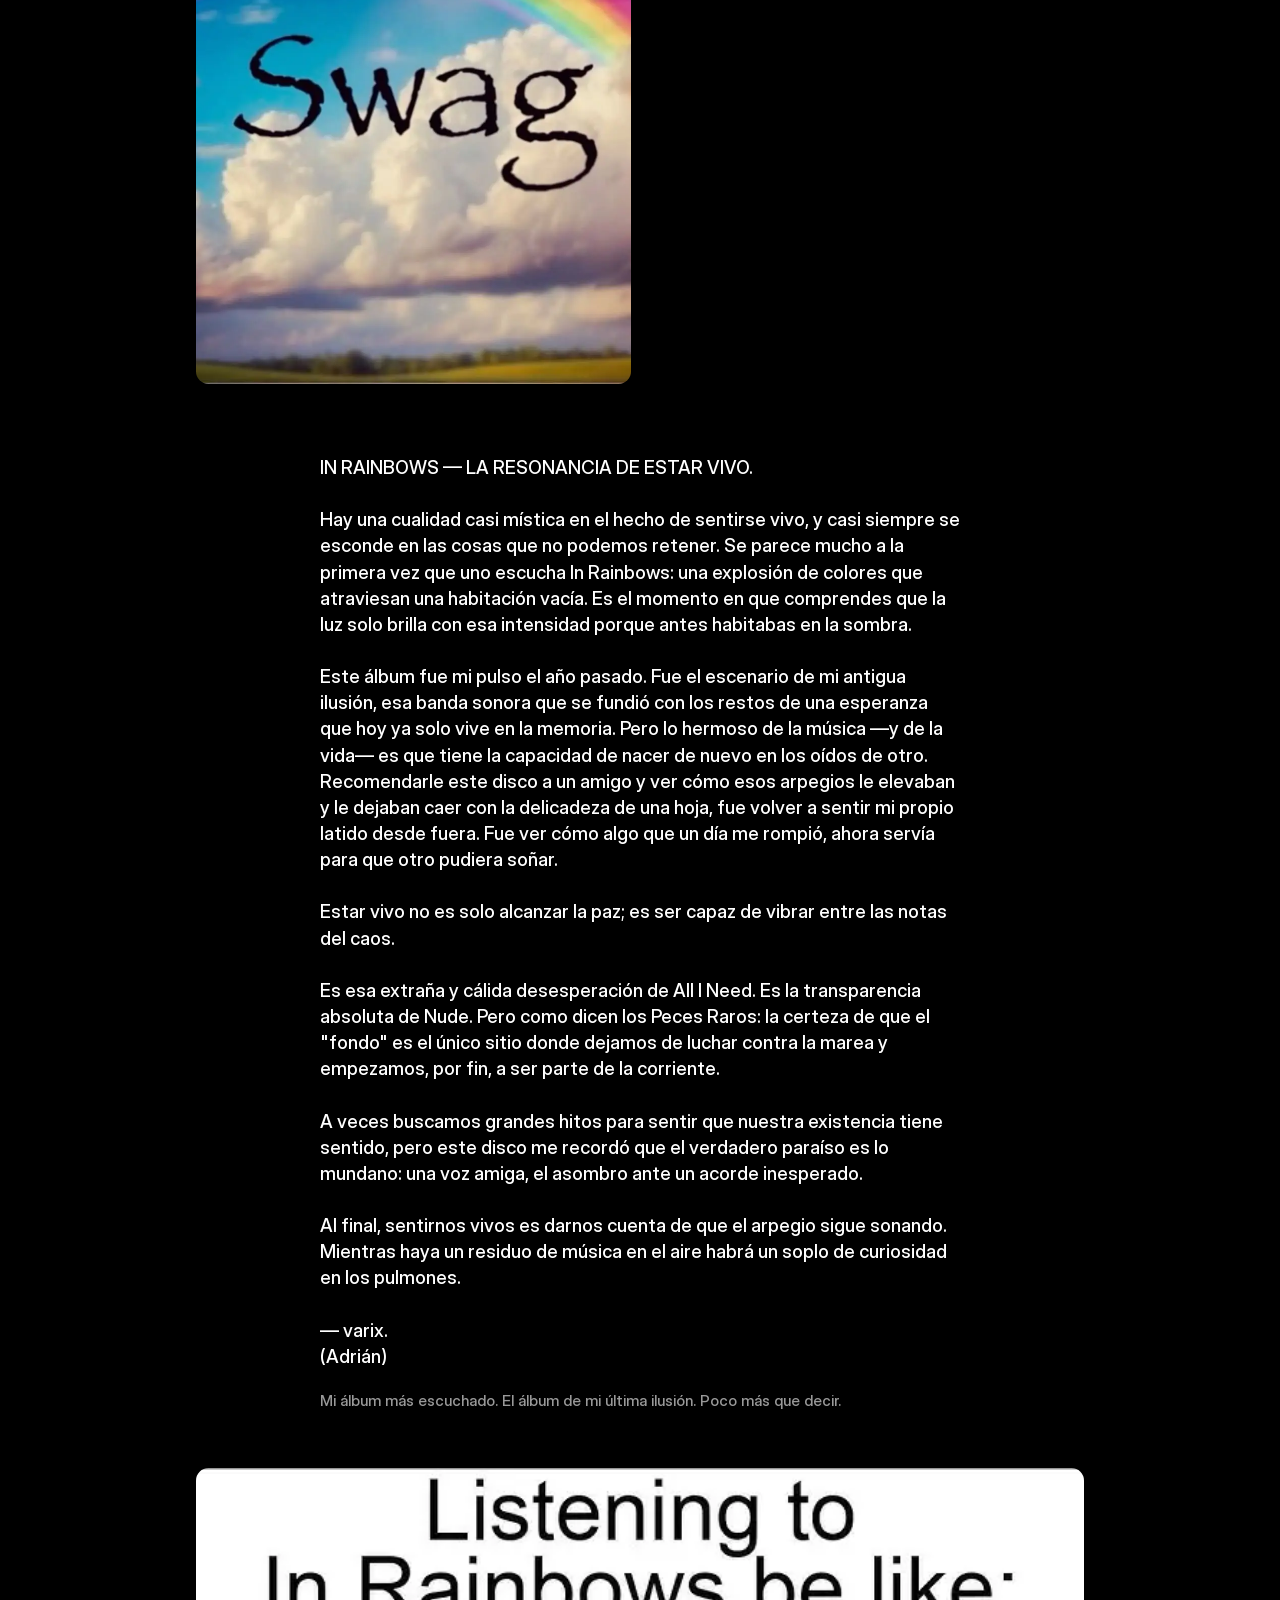
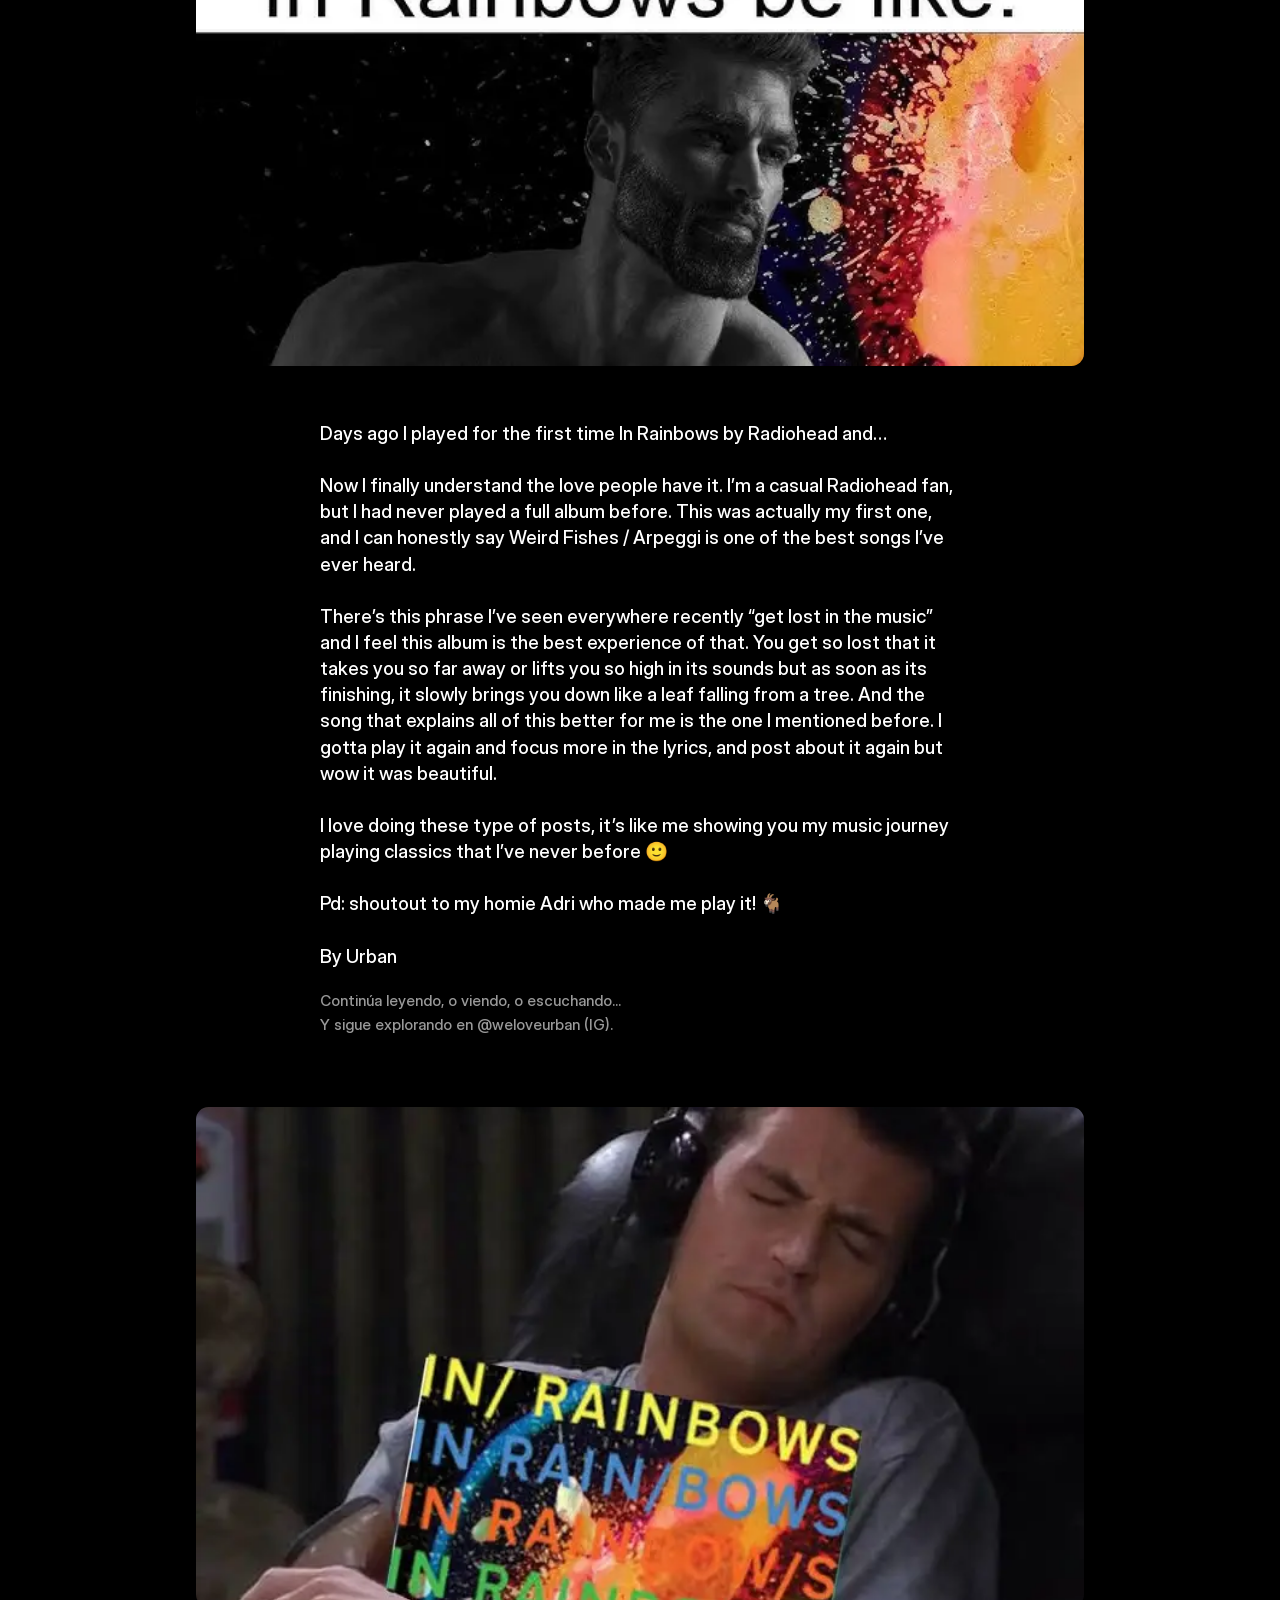
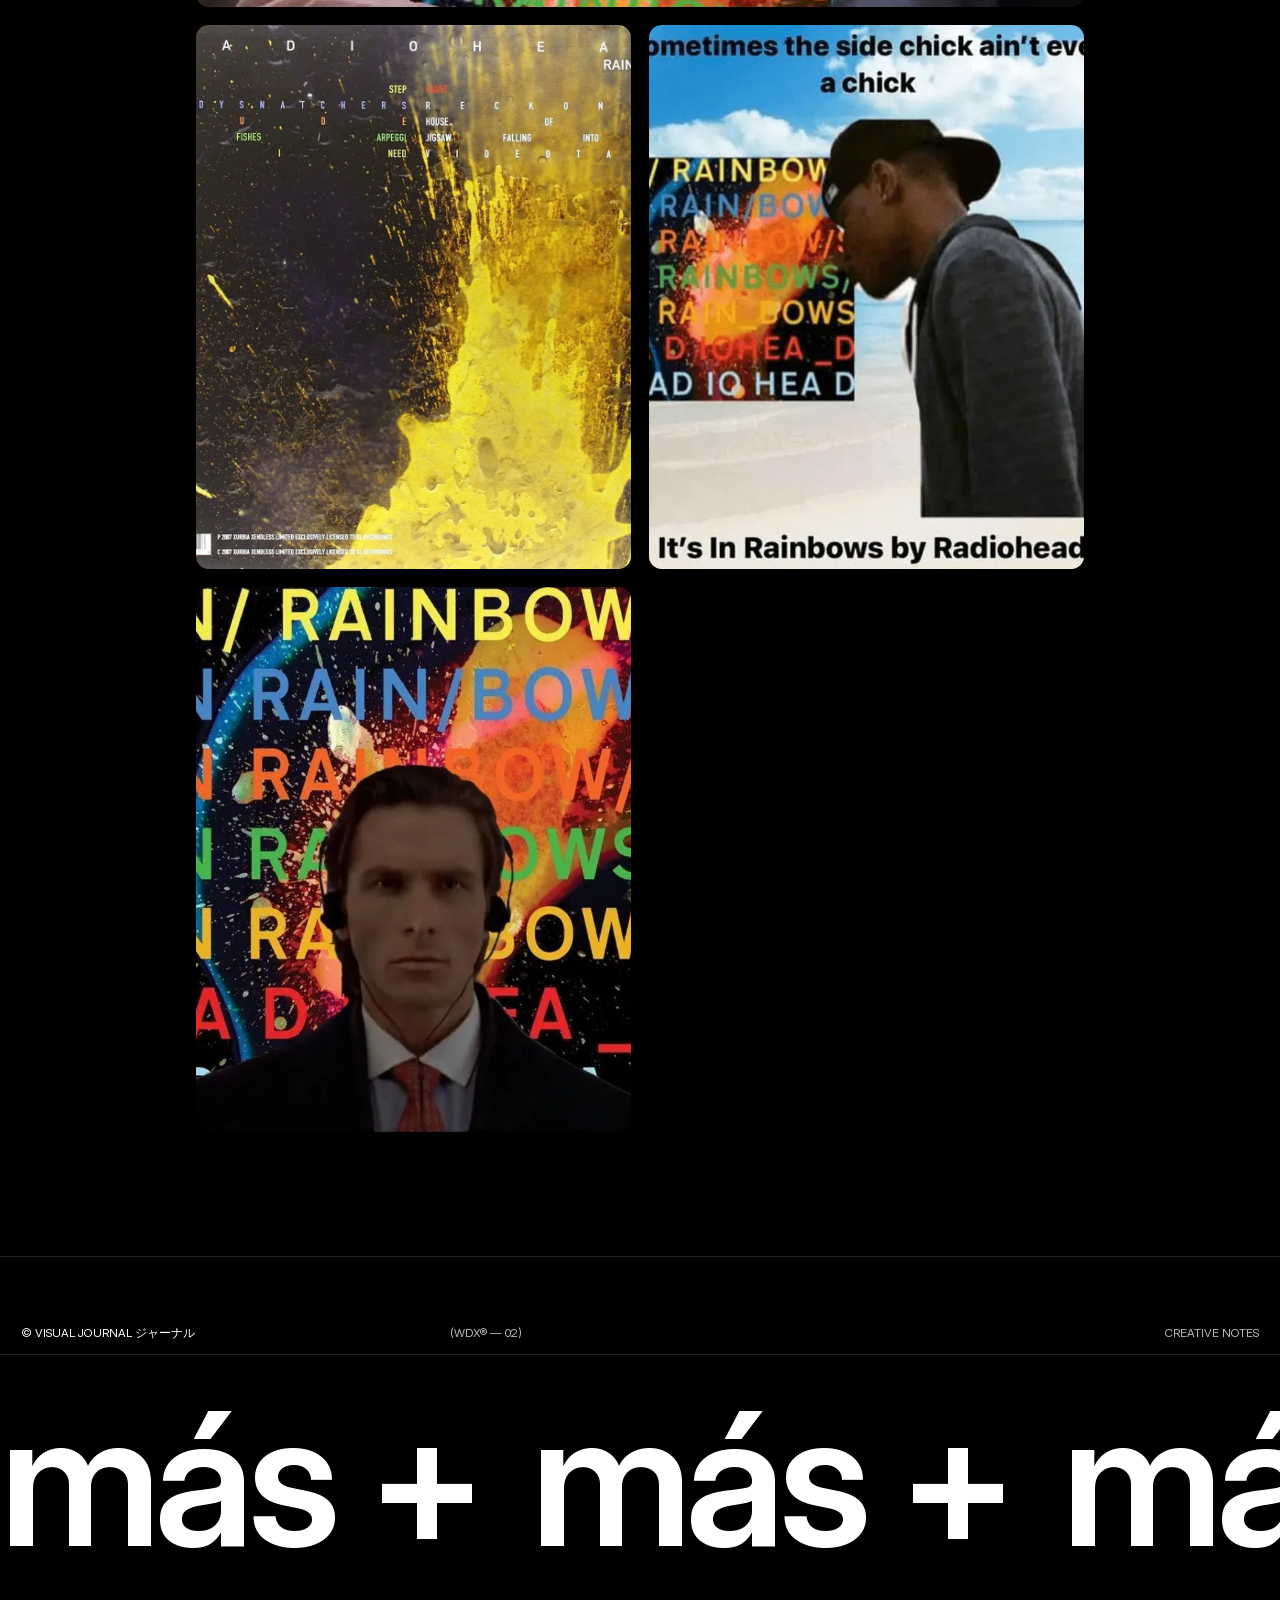
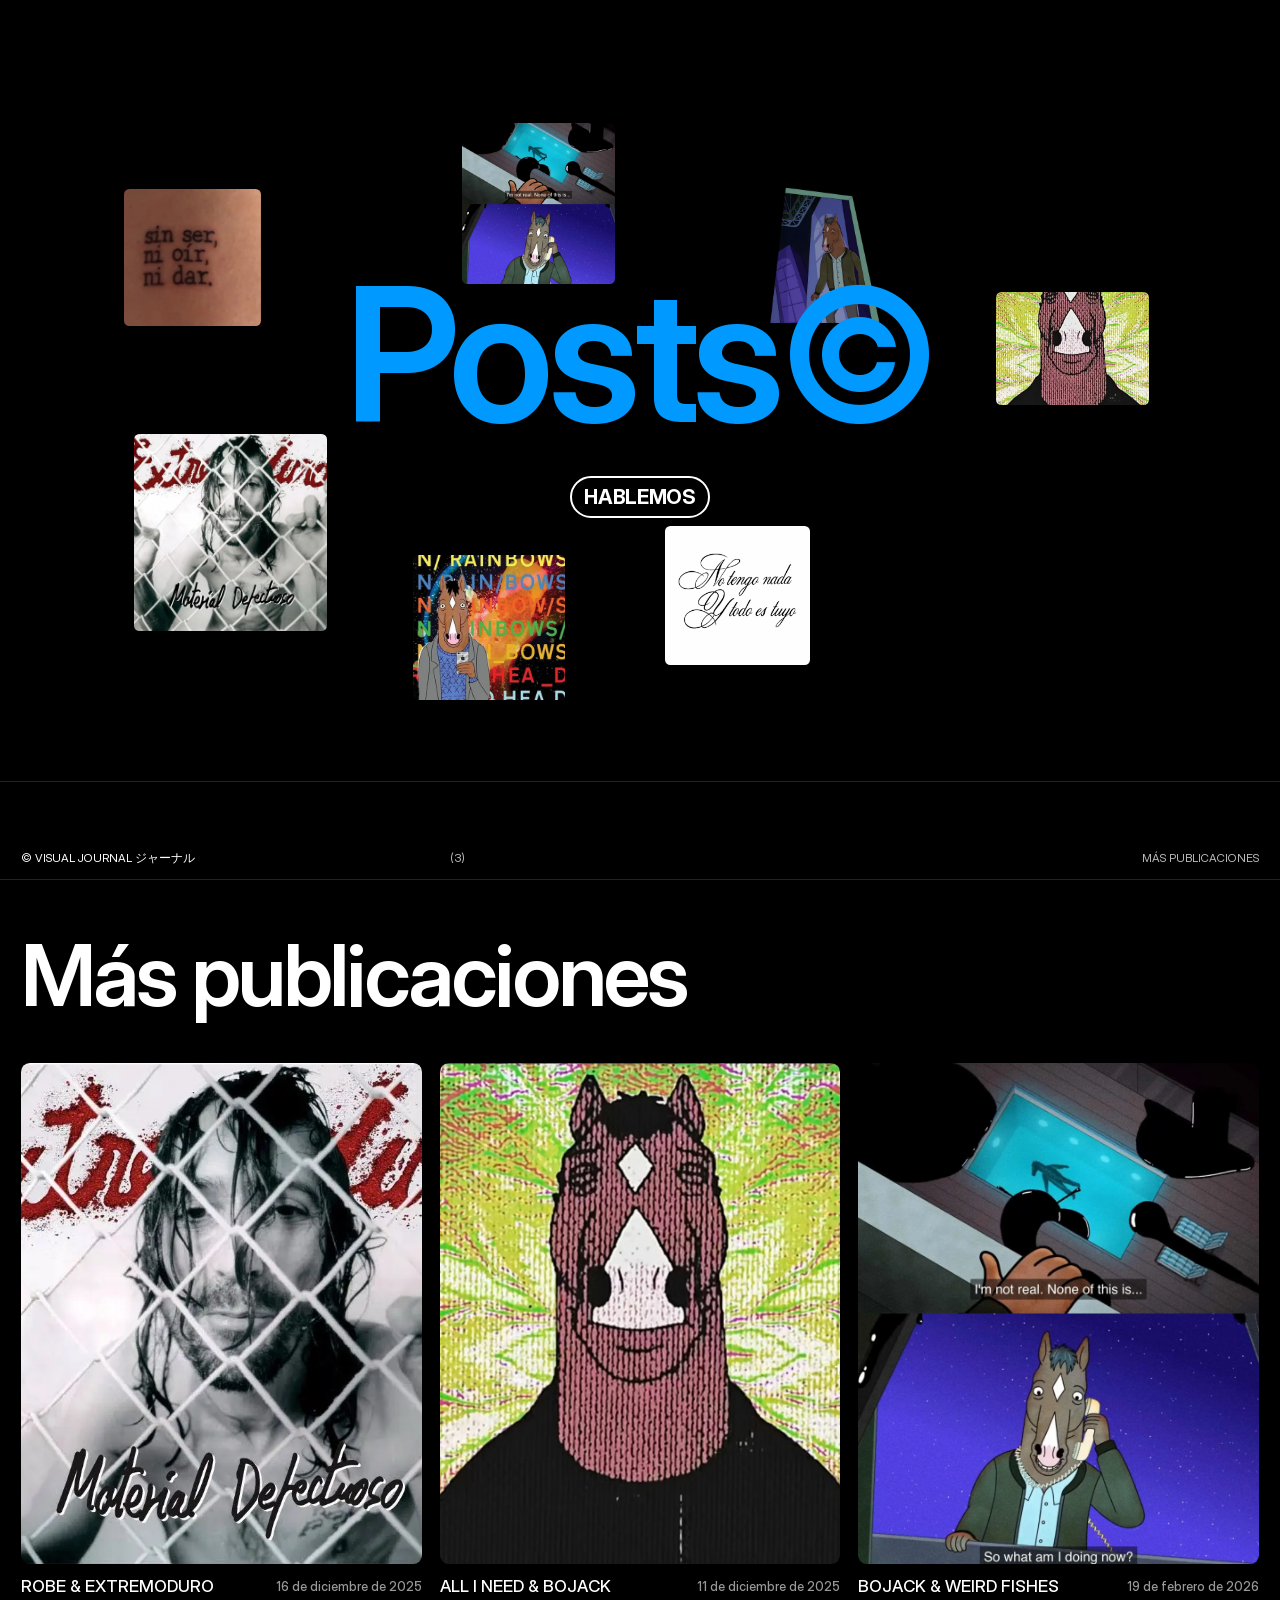
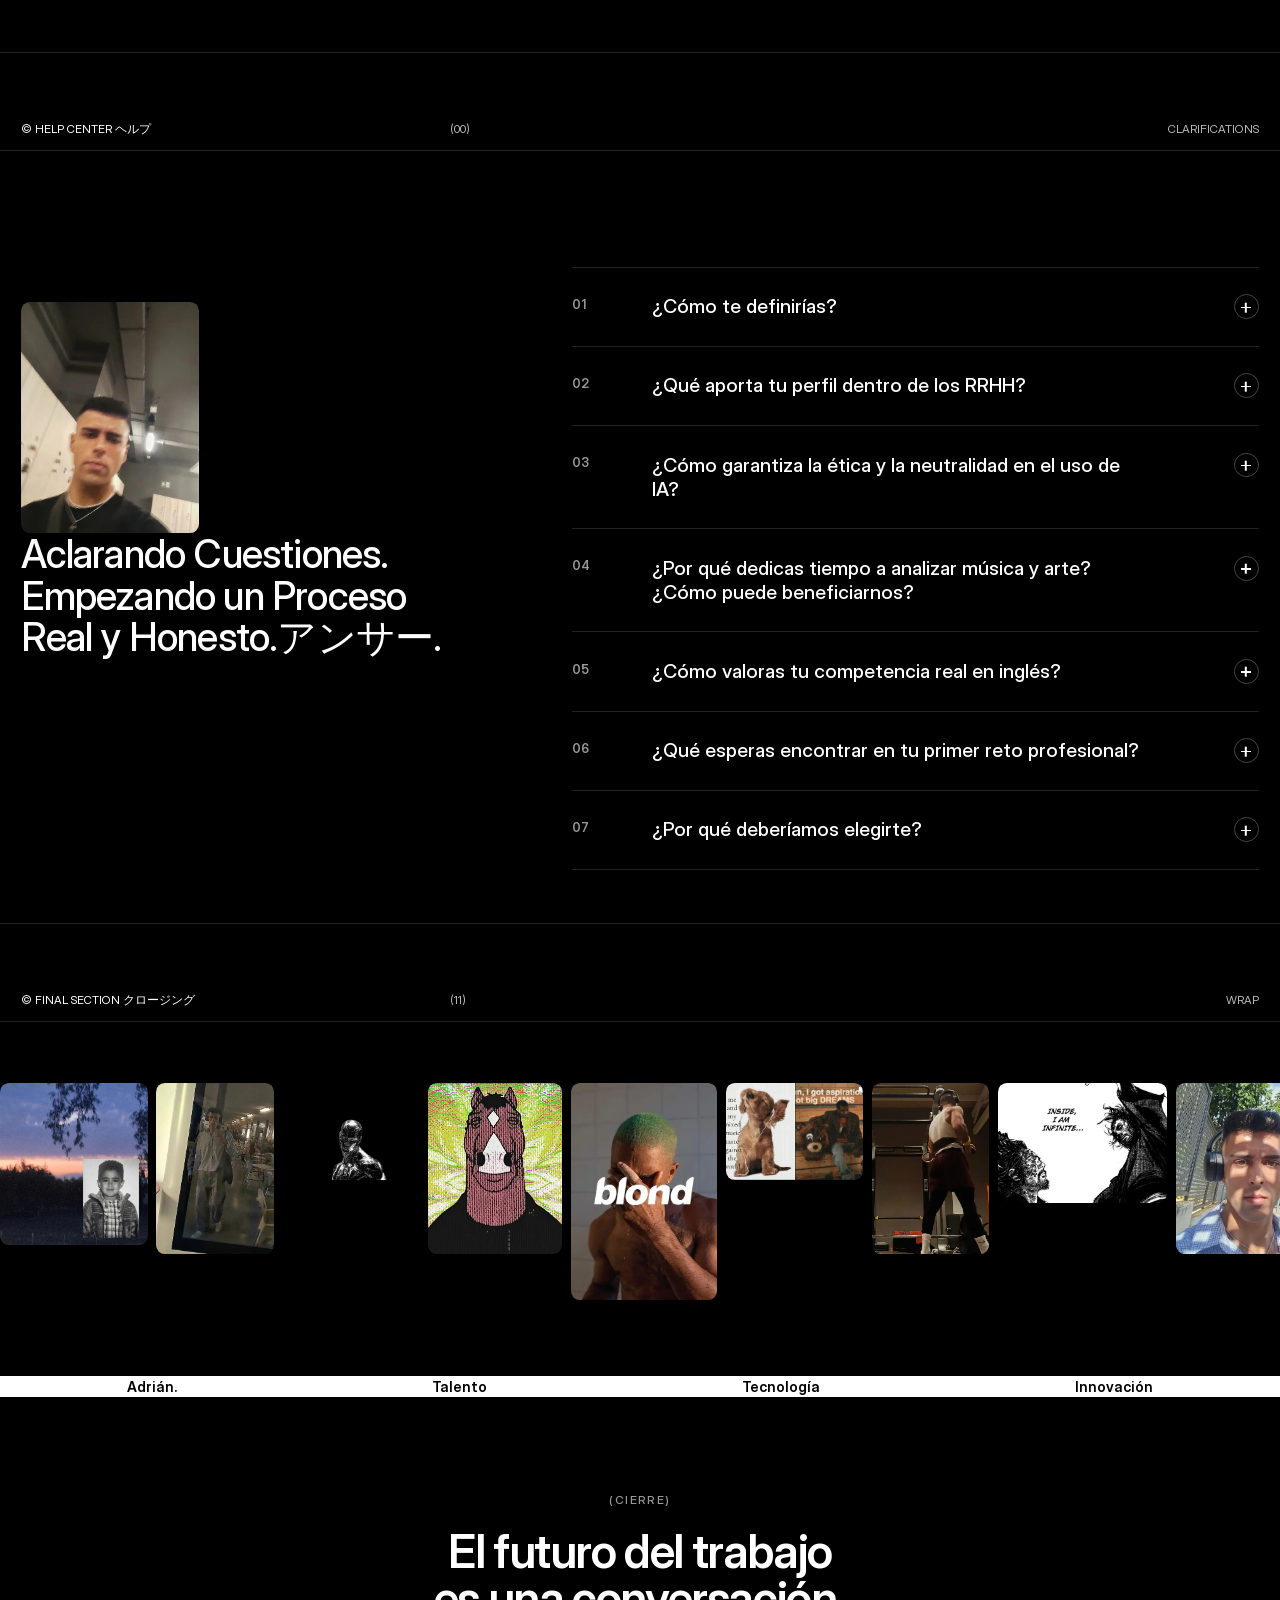
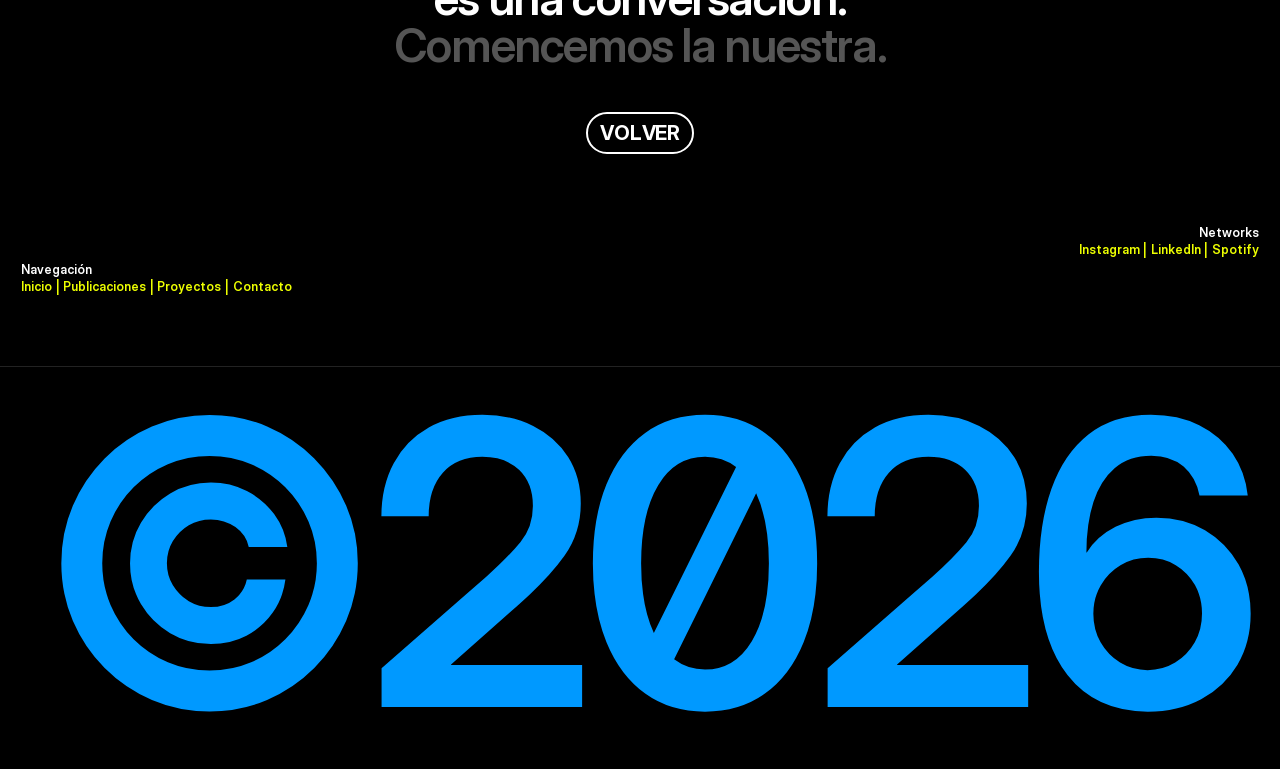
<file: article/bojack-in-rainbows/index.html>
<!doctype html><html lang="es"><head><meta charset="utf-8"><meta name="viewport" content="width=device-width,initial-scale=1">
<title>29 de noviembre de 2025 — Adrián Valencia</title><meta name="description" content="El asombro de perderse en la música y el tesoro de una primera experiencia. Y qué gran experiencia— y mejor álbum."><meta name="robots" content="max-image-preview:large">
<link rel="canonical" href="https://adrianvalenciarrhh-rgb.github.io/adrianvalencia-personal/article/bojack-in-rainbows/"><meta property="og:url" content="https://adrianvalenciarrhh-rgb.github.io/adrianvalencia-personal/article/bojack-in-rainbows/"><meta property="og:type" content="website"><meta property="og:title" content="29 de noviembre de 2025 — Adrián Valencia"><meta property="og:description" content="El asombro de perderse en la música y el tesoro de una primera experiencia. Y qué gran experiencia— y mejor álbum."><meta property="og:image" content="https://adrianvalenciarrhh-rgb.github.io/adrianvalencia-personal/assets/img/og.jpg">
<meta name="twitter:card" content="summary_large_image"><meta name="twitter:title" content="29 de noviembre de 2025 — Adrián Valencia"><meta name="twitter:description" content="El asombro de perderse en la música y el tesoro de una primera experiencia. Y qué gran experiencia— y mejor álbum."><meta name="twitter:image" content="https://adrianvalenciarrhh-rgb.github.io/adrianvalencia-personal/assets/img/og.jpg">
<link rel="icon" href="../../favicon.png"><link rel="apple-touch-icon" href="../../apple-touch-icon.png">
<link rel="preload" href="../../assets/fonts/InterDisplay-SemiBold.woff2" as="font" type="font/woff2" crossorigin><link rel="preload" href="../../assets/fonts/InterDisplay-Medium.woff2" as="font" type="font/woff2" crossorigin>
<link rel="stylesheet" href="../../assets/style.css"></head>
<body class="art"><header class="hdr" id="top"><a class="logo" href="../../#top">:)</a>
<div class="hnav"><p>Navegación</p><nav><a href="../../"><span class="roll" aria-label="Inicio"><span class="r1" aria-hidden="true"><span style="--i:0">I</span><span style="--i:1">n</span><span style="--i:2">i</span><span style="--i:3">c</span><span style="--i:4">i</span><span style="--i:5">o</span></span><span class="r2" aria-hidden="true"><span style="--i:0">I</span><span style="--i:1">n</span><span style="--i:2">i</span><span style="--i:3">c</span><span style="--i:4">i</span><span style="--i:5">o</span></span></span></a><i>|</i><a href="../../gallery/"><span class="roll" aria-label="Publicaciones"><span class="r1" aria-hidden="true"><span style="--i:0">P</span><span style="--i:1">u</span><span style="--i:2">b</span><span style="--i:3">l</span><span style="--i:4">i</span><span style="--i:5">c</span><span style="--i:6">a</span><span style="--i:7">c</span><span style="--i:8">i</span><span style="--i:9">o</span><span style="--i:10">n</span><span style="--i:11">e</span><span style="--i:12">s</span></span><span class="r2" aria-hidden="true"><span style="--i:0">P</span><span style="--i:1">u</span><span style="--i:2">b</span><span style="--i:3">l</span><span style="--i:4">i</span><span style="--i:5">c</span><span style="--i:6">a</span><span style="--i:7">c</span><span style="--i:8">i</span><span style="--i:9">o</span><span style="--i:10">n</span><span style="--i:11">e</span><span style="--i:12">s</span></span></span></a><i>|</i><a href="../../work/"><span class="roll" aria-label="Proyectos"><span class="r1" aria-hidden="true"><span style="--i:0">P</span><span style="--i:1">r</span><span style="--i:2">o</span><span style="--i:3">y</span><span style="--i:4">e</span><span style="--i:5">c</span><span style="--i:6">t</span><span style="--i:7">o</span><span style="--i:8">s</span></span><span class="r2" aria-hidden="true"><span style="--i:0">P</span><span style="--i:1">r</span><span style="--i:2">o</span><span style="--i:3">y</span><span style="--i:4">e</span><span style="--i:5">c</span><span style="--i:6">t</span><span style="--i:7">o</span><span style="--i:8">s</span></span></span></a><i>|</i><a href="../../contact/"><span class="roll" aria-label="Contacto"><span class="r1" aria-hidden="true"><span style="--i:0">C</span><span style="--i:1">o</span><span style="--i:2">n</span><span style="--i:3">t</span><span style="--i:4">a</span><span style="--i:5">c</span><span style="--i:6">t</span><span style="--i:7">o</span></span><span class="r2" aria-hidden="true"><span style="--i:0">C</span><span style="--i:1">o</span><span style="--i:2">n</span><span style="--i:3">t</span><span style="--i:4">a</span><span style="--i:5">c</span><span style="--i:6">t</span><span style="--i:7">o</span></span></span></a></nav></div>
<div class="hloc"><p>Based in Sevilla!!!</p><p class="g">Humanist RH + Tech Orchestrator </p></div></header><main>
<section class="ah"><div class="ah-l"><div class="ah-ex"><p>El asombro de perderse en la música y el tesoro de una primera experiencia. Y qué gran experiencia— y mejor álbum. </p></div><a class="pill" href="https://www.instagram.com/p/DRoAtxAkeO-/?igsh=NWwwanVsNjhtc3Nt" target="_blank" rel="noopener"><span class="roll" aria-label="Publication"><span class="r1" aria-hidden="true"><span style="--i:0">P</span><span style="--i:1">u</span><span style="--i:2">b</span><span style="--i:3">l</span><span style="--i:4">i</span><span style="--i:5">c</span><span style="--i:6">a</span><span style="--i:7">t</span><span style="--i:8">i</span><span style="--i:9">o</span><span style="--i:10">n</span></span><span class="r2" aria-hidden="true"><span style="--i:0">P</span><span style="--i:1">u</span><span style="--i:2">b</span><span style="--i:3">l</span><span style="--i:4">i</span><span style="--i:5">c</span><span style="--i:6">a</span><span style="--i:7">t</span><span style="--i:8">i</span><span style="--i:9">o</span><span style="--i:10">n</span></span></span></a></div><ul class="meta"><li><b>Author:</b><span>Urban &amp; Adrián - Influencia.</span></li><li><b>Read:</b><span>10 minutos.</span></li><li><b>Location:</b><span>Worldwide.</span></li><li><b>Date:</b><span>29 nov 2025</span></li></ul></section>
<section class="col1"><div class="c c0" data-reveal><img class="" src="../../assets/img/4j6scaCCxhGJSAHy5oiB2Stsfo.webp" width="759" height="757" alt="" fetchpriority="high"></div><div class="c c1" data-reveal><img class="" src="../../assets/img/maOb7goksrWea07RJkAFTofh2g.webp" width="1080" height="1080" alt="" fetchpriority="high"></div><div class="c c2" data-reveal><img class="" src="../../assets/img/spxlLs1dXI5lmgWTpZiFFCwGo.webp" width="1023" height="1023" alt="" loading="lazy" decoding="async"></div><div class="c c3" data-reveal><img class="" src="../../assets/img/LDso8o7Ww0g57kFtwXECLm8M93A.webp" width="1080" height="1080" alt="" loading="lazy" decoding="async"></div></section>
<section class="abody"><div class="rich w" data-reveal><p>IN RAINBOWS — LA RESONANCIA DE ESTAR VIVO.

Hay una cualidad casi mística en el hecho de sentirse vivo, y casi siempre se esconde en las cosas que no podemos retener. Se parece mucho a la primera vez que uno escucha In Rainbows: una explosión de colores que atraviesan una habitación vacía. Es el momento en que comprendes que la luz solo brilla con esa intensidad porque antes habitabas en la sombra.

Este álbum fue mi pulso el año pasado. Fue el escenario de mi antigua ilusión, esa banda sonora que se fundió con los restos de una esperanza que hoy ya solo vive en la memoria. Pero lo hermoso de la música —y de la vida— es que tiene la capacidad de nacer de nuevo en los oídos de otro. Recomendarle este disco a un amigo y ver cómo esos arpegios le elevaban y le dejaban caer con la delicadeza de una hoja, fue volver a sentir mi propio latido desde fuera. Fue ver cómo algo que un día me rompió, ahora servía para que otro pudiera soñar.

Estar vivo no es solo alcanzar la paz; es ser capaz de vibrar entre las notas del caos.

Es esa extraña y cálida desesperación de All I Need. Es la transparencia absoluta de Nude. Pero como dicen los Peces Raros: la certeza de que el "fondo" es el único sitio donde dejamos de luchar contra la marea y empezamos, por fin, a ser parte de la corriente.

A veces buscamos grandes hitos para sentir que nuestra existencia tiene sentido, pero este disco me recordó que el verdadero paraíso es lo mundano: una voz amiga, el asombro ante un acorde inesperado.

Al final, sentirnos vivos es darnos cuenta de que el arpegio sigue sonando. Mientras haya un residuo de música en el aire habrá un soplo de curiosidad en los pulmones.

— varix.
(Adrián)</p></div><div class="rich g" data-reveal><p>Mi álbum más escuchado. El álbum de mi última ilusión. Poco más que decir. 
</p></div><div class="wide" data-reveal><img class="" src="../../assets/img/mN0pmh4XEOltqJfkq1VRTJBjaA.webp" width="686" height="346" alt="" loading="lazy" decoding="async"></div><div class="rich w" data-reveal><p>Days ago I played for the first time In Rainbows by Radiohead and…

Now I finally understand the love people have it. I’m a casual Radiohead fan, but I had never played a full album before. This was actually my first one, and I can honestly say Weird Fishes / Arpeggi is one of the best songs I’ve ever heard.

There’s this phrase I’ve seen everywhere recently “get lost in the music” and I feel this album is the best experience of that. You get so lost that it takes you so far away or lifts you so high in its sounds but as soon as its finishing, it slowly brings you down like a leaf falling from a tree. And the song that explains all of this better for me is the one I mentioned before. I gotta play it again and focus more in the lyrics, and post about it again but wow it was beautiful.

I love doing these type of posts, it’s like me showing you my music journey playing classics that I’ve never before 🙂

Pd: shoutout to my homie Adri who made me play it! 🐐 

By Urban</p></div><div class="rich g" data-reveal><p>Continúa leyendo, o viendo, o escuchando...
Y sigue explorando en @weloveurban (IG).</p></div></section>
<section class="col2"><div class="c c0" data-reveal><img class="" src="../../assets/img/1E6qhfUjY4fLVVUzDdtayIPbU.webp" width="736" height="754" alt="" loading="lazy" decoding="async"></div><div class="c c1" data-reveal><img class="" src="../../assets/img/yJ9CFejsczdgqyOfN5dtXSn42Q.webp" width="1200" height="1188" alt="" loading="lazy" decoding="async"></div><div class="c c2" data-reveal><img class="" src="../../assets/img/EXo2T56ldOqcGxAroH4KhpF6u00.webp" width="718" height="718" alt="" loading="lazy" decoding="async"></div><div class="c c3" data-reveal><img class="" src="../../assets/img/2tJQgmoBpb1kSMEIpE9IQJSPru0.webp" width="736" height="736" alt="" loading="lazy" decoding="async"></div></section>

<section class="sec s06"><div class="lbl" data-reveal><h6>© Visual Journal ジャーナル</h6><h6 class="g n">(WDX® — 02)</h6><h6 class="g r">Creative Notes</h6></div><div class="mq " style="--d:40s"><div class="mq-t"><h2 class="big">más +</h2><h2 class="big">más +</h2><h2 class="big">más +</h2><h2 class="big">más +</h2><h2 class="big">más +</h2><h2 class="big">más +</h2></div><div class="mq-t" aria-hidden="true"><h2 class="big">más +</h2><h2 class="big">más +</h2><h2 class="big">más +</h2><h2 class="big">más +</h2><h2 class="big">más +</h2><h2 class="big">más +</h2></div></div><div class="posts"><a class="pi" style="--x:520;--y:56;--w:172;--h:181;--k:0" href="https://www.instagram.com/p/DU7A2dEkZJT/?utm_source=ig_web_copy_link&igsh=MzRlODBiNWFlZA==" target="_blank" rel="noopener"><img class="" src="../../assets/img/ZeFPhY9CE552aV3BEoDKkxN5yUk.webp" width="1800" height="2401" alt="Publicación" loading="lazy" decoding="async"></a><a class="pi" style="--x:861;--y:123;--w:131;--h:157;--k:1" href="https://www.instagram.com/p/DU7A2dEkZJT/?utm_source=ig_web_copy_link&igsh=MzRlODBiNWFlZA==" target="_blank" rel="noopener"><img class="" src="../../assets/img/8eoTIiXtMn8WHwNzILXuotuB4fw.webp" width="1400" height="806" alt="Publicación" loading="lazy" decoding="async"></a><a class="pi" style="--x:139;--y:130;--w:155;--h:154;--k:2" href="https://www.instagram.com/p/DSV0WeQkWV-/?igsh=eXpkejhyYWY1emo0" target="_blank" rel="noopener"><img class="" src="../../assets/img/RW3xrsftCzEIV4FRv4pliqkgZa0.webp" width="400" height="400" alt="Publicación" loading="lazy" decoding="async"></a><a class="pi" style="--x:1120;--y:246;--w:173;--h:127;--k:3" href="https://www.instagram.com/p/DSGmKsaEa4_/?igsh=Y3NjNDMwdGo4cW1t" target="_blank" rel="noopener"><img class="" src="../../assets/img/CCKaFSMrflDO9xFSCxQyUkkUYY.webp" width="1080" height="1344" alt="Publicación" loading="lazy" decoding="async"></a><a class="pi" style="--x:151;--y:405;--w:217;--h:222;--k:4" href="https://www.instagram.com/p/DSV0WeQkWV-/?igsh=eXpkejhyYWY1emo0" target="_blank" rel="noopener"><img class="" src="../../assets/img/m6osoWNqu7WWi769Di0Dfgo23U.webp" width="434" height="434" alt="Publicación" loading="lazy" decoding="async"></a><div class="pi" style="--x:1027;--y:505;--w:165;--h:164;--k:5"><video class="" src="../../assets/media/tWVc8fP78CN4KdCUEIVohiQYOM8.mp4" autoplay muted loop playsinline style=""></video></div><a class="pi" style="--x:748;--y:509;--w:163;--h:156;--k:6" href="https://www.instagram.com/p/DRoAtxAkeO-/?igsh=NWwwanVsNjhtc3Nt" target="_blank" rel="noopener"><img class="" src="../../assets/img/NOWXlXUPlrpi8lo87IAxwn9A.webp" width="1024" height="1024" alt="Publicación" loading="lazy" decoding="async"></a><a class="pi" style="--x:465;--y:542;--w:171;--h:163;--k:7" href="https://www.instagram.com/p/DRoAtxAkeO-/?igsh=NWwwanVsNjhtc3Nt" target="_blank" rel="noopener"><img class="" src="../../assets/img/ZZyqpemwkPVH5qzAxTusAIdlC6w.webp" width="400" height="400" alt="Publicación" loading="lazy" decoding="async"></a>
<a class="posts-t" href="https://www.instagram.com/weloveurban" target="_blank" rel="noopener">Posts©</a><div class="posts-b"><a class="pill" href="../../contact/"><span class="roll" aria-label="Hablemos"><span class="r1" aria-hidden="true"><span style="--i:0">H</span><span style="--i:1">a</span><span style="--i:2">b</span><span style="--i:3">l</span><span style="--i:4">e</span><span style="--i:5">m</span><span style="--i:6">o</span><span style="--i:7">s</span></span><span class="r2" aria-hidden="true"><span style="--i:0">H</span><span style="--i:1">a</span><span style="--i:2">b</span><span style="--i:3">l</span><span style="--i:4">e</span><span style="--i:5">m</span><span style="--i:6">o</span><span style="--i:7">s</span></span></span></a></div></div></section>
<section class="sec pn" aria-label="Más publicaciones"><div class="lbl" data-reveal><h6>© Visual Journal ジャーナル</h6><h6 class="g n">(3)</h6><h6 class="g r">Más publicaciones</h6></div><h2 class="pn-h">Más publicaciones</h2><div class="pn-g"><a class="pn-c" href="../robe-extremoduro/"><div class="pn-ci"><img class="" src="../../assets/img/1WIeMXRWi4fV6Cx9FLsA8TJLN9Y.webp" width="712" height="712" alt="" loading="lazy" decoding="async"><span class="pn-lab">Leer publicación →</span></div><div class="pn-cap"><span class="pt"><span class="roll" aria-label="Robe &amp; Extremoduro"><span class="r1" aria-hidden="true"><span style="--i:0">R</span><span style="--i:1">o</span><span style="--i:2">b</span><span style="--i:3">e</span><span style="--i:4">&nbsp;</span><span style="--i:5">&amp;</span><span style="--i:6">&nbsp;</span><span style="--i:7">E</span><span style="--i:8">x</span><span style="--i:9">t</span><span style="--i:10">r</span><span style="--i:11">e</span><span style="--i:12">m</span><span style="--i:13">o</span><span style="--i:14">d</span><span style="--i:15">u</span><span style="--i:16">r</span><span style="--i:17">o</span></span><span class="r2" aria-hidden="true"><span style="--i:0">R</span><span style="--i:1">o</span><span style="--i:2">b</span><span style="--i:3">e</span><span style="--i:4">&nbsp;</span><span style="--i:5">&amp;</span><span style="--i:6">&nbsp;</span><span style="--i:7">E</span><span style="--i:8">x</span><span style="--i:9">t</span><span style="--i:10">r</span><span style="--i:11">e</span><span style="--i:12">m</span><span style="--i:13">o</span><span style="--i:14">d</span><span style="--i:15">u</span><span style="--i:16">r</span><span style="--i:17">o</span></span></span></span><span class="g">16 de diciembre de 2025</span></div></a><a class="pn-c" href="../all-i-need-bojack/"><div class="pn-ci"><img class="" src="../../assets/img/CCKaFSMrflDO9xFSCxQyUkkUYY.webp" width="1080" height="1344" alt="" loading="lazy" decoding="async"><span class="pn-lab">Leer publicación →</span></div><div class="pn-cap"><span class="pt"><span class="roll" aria-label="All I Need &amp; BoJack"><span class="r1" aria-hidden="true"><span style="--i:0">A</span><span style="--i:1">l</span><span style="--i:2">l</span><span style="--i:3">&nbsp;</span><span style="--i:4">I</span><span style="--i:5">&nbsp;</span><span style="--i:6">N</span><span style="--i:7">e</span><span style="--i:8">e</span><span style="--i:9">d</span><span style="--i:10">&nbsp;</span><span style="--i:11">&amp;</span><span style="--i:12">&nbsp;</span><span style="--i:13">B</span><span style="--i:14">o</span><span style="--i:15">J</span><span style="--i:16">a</span><span style="--i:17">c</span><span style="--i:18">k</span></span><span class="r2" aria-hidden="true"><span style="--i:0">A</span><span style="--i:1">l</span><span style="--i:2">l</span><span style="--i:3">&nbsp;</span><span style="--i:4">I</span><span style="--i:5">&nbsp;</span><span style="--i:6">N</span><span style="--i:7">e</span><span style="--i:8">e</span><span style="--i:9">d</span><span style="--i:10">&nbsp;</span><span style="--i:11">&amp;</span><span style="--i:12">&nbsp;</span><span style="--i:13">B</span><span style="--i:14">o</span><span style="--i:15">J</span><span style="--i:16">a</span><span style="--i:17">c</span><span style="--i:18">k</span></span></span></span><span class="g">11 de diciembre de 2025</span></div></a><a class="pn-c" href="../bojack-weird-fishes/"><div class="pn-ci"><img class="" src="../../assets/img/ZeFPhY9CE552aV3BEoDKkxN5yUk.webp" width="1800" height="2401" alt="" loading="lazy" decoding="async"><span class="pn-lab">Leer publicación →</span></div><div class="pn-cap"><span class="pt"><span class="roll" aria-label="BoJack &amp; Weird Fishes"><span class="r1" aria-hidden="true"><span style="--i:0">B</span><span style="--i:1">o</span><span style="--i:2">J</span><span style="--i:3">a</span><span style="--i:4">c</span><span style="--i:5">k</span><span style="--i:6">&nbsp;</span><span style="--i:7">&amp;</span><span style="--i:8">&nbsp;</span><span style="--i:9">W</span><span style="--i:10">e</span><span style="--i:11">i</span><span style="--i:12">r</span><span style="--i:13">d</span><span style="--i:14">&nbsp;</span><span style="--i:15">F</span><span style="--i:16">i</span><span style="--i:17">s</span><span style="--i:18">h</span><span style="--i:19">e</span><span style="--i:20">s</span></span><span class="r2" aria-hidden="true"><span style="--i:0">B</span><span style="--i:1">o</span><span style="--i:2">J</span><span style="--i:3">a</span><span style="--i:4">c</span><span style="--i:5">k</span><span style="--i:6">&nbsp;</span><span style="--i:7">&amp;</span><span style="--i:8">&nbsp;</span><span style="--i:9">W</span><span style="--i:10">e</span><span style="--i:11">i</span><span style="--i:12">r</span><span style="--i:13">d</span><span style="--i:14">&nbsp;</span><span style="--i:15">F</span><span style="--i:16">i</span><span style="--i:17">s</span><span style="--i:18">h</span><span style="--i:19">e</span><span style="--i:20">s</span></span></span></span><span class="g">19 de febrero de 2026</span></div></a></div></section>
<section class="sec faq faq-b"><div class="lbl" data-reveal><h6>© Help Center ヘルプ</h6><h6 class="g n">(00)</h6><h6 class="g r">Clarifications</h6></div>
<div class="faq-in"><div class="faq-l"><img class="faq-img" src="../../assets/img/UvmrgGJ5VjkHzuHCGmqR7i20GSw.webp" width="520" height="679" alt="Adrián Valencia" loading="lazy" decoding="async"><h3 data-reveal>Aclarando Cuestiones. Empezando un Proceso Real y Honesto.アンサー.</h3></div>
<ul class="faq-list"><li data-reveal><button class="faq-q" aria-expanded="false"><span class="num">01</span><span class="q">¿Cómo te definirías?</span><span class="plus" aria-hidden="true"></span></button><div class="faq-a"><div><p>Soy feliz, y eso es mucho. Soy realista, aun así elijo tener una buena perspectiva. Soy consciente de quién soy y de mi entorno. Eso me permite actuar de forma genuina y real. Aún así, a veces es necesario lanzarse a la aventura. &quot;Caminante no hay camino, se hace camino al andar&quot;. A veces debemos dar el primer paso, y crear nuestro destino en consecuencia. </p></div></div></li><li data-reveal><button class="faq-q" aria-expanded="false"><span class="num">02</span><span class="q">¿Qué aporta tu perfil dentro de los RRHH?</span><span class="plus" aria-hidden="true"></span></button><div class="faq-a"><div><p>Aporto una arquitectura de pensamiento orientada a la automatización de procesos vacíos. Mi objetivo es usar la tecnología para liberar el tiempo necesario que requiere la verdadera gestión humana: el diálogo y el bienestar.</p></div></div></li><li data-reveal><button class="faq-q" aria-expanded="false"><span class="num">03</span><span class="q">¿Cómo garantiza la ética y la neutralidad en el uso de IA?</span><span class="plus" aria-hidden="true"></span></button><div class="faq-a"><div><p>Sigo marcos de Prompting Responsable. Entiendo la IA como un soporte, no como un decisor. Realizo auditorías manuales de sesgos para asegurar que los procesos de selección sean siempre justos, diversos e inclusivos.</p></div></div></li><li data-reveal><button class="faq-q" aria-expanded="false"><span class="num">04</span><span class="q">¿Por qué dedicas tiempo a analizar música y arte? ¿Cómo puede beneficiarnos?</span><span class="plus" aria-hidden="true"></span></button><div class="faq-a"><div><p>Porque para encontrar talento hay que saber escuchar lo que no se dice. Mi colaboración en medios digitales me ha enseñado a descifrar narrativas y a conectar con audiencias internacionales. El arte me da la empatía y el contexto cultural que a veces los datos no pueden capturar.</p></div></div></li><li data-reveal><button class="faq-q" aria-expanded="false"><span class="num">05</span><span class="q">¿Cómo valoras tu competencia real en inglés?</span><span class="plus" aria-hidden="true"></span></button><div class="faq-a"><div><p>Más allá de mi formación con la UPenn, el inglés es un idioma que ha estado presente en mi vida de forma constante. Lo aplico de manera práctica como Music Content Collaborator en Instagram, colaborando en una de las cuentas pioneras del sector musical. Mi vida técnica y mis aficiones giran en torno a este idioma: Música, Arte, Deporte, Lectura y Filosofía. Aunque siempre hay margen de mejora para alcanzar la excelencia, cuento con la capacidad necesaria para comenzar a operar en cualquier entorno</p></div></div></li><li data-reveal><button class="faq-q" aria-expanded="false"><span class="num">06</span><span class="q">¿Qué esperas encontrar en tu primer reto profesional?</span><span class="plus" aria-hidden="true"></span></button><div class="faq-a"><div><p>Busco el terreno donde transicionar y convertirme en el mejor profesional. Espero encontrar líderes que gestionen por confianza y sistemas que permitan que la innovación fluya. Busco la orilla donde mi capacidad encuentre su utilidad definitiva. Poder evolucionar.</p></div></div></li><li data-reveal><button class="faq-q" aria-expanded="false"><span class="num">07</span><span class="q">¿Por qué deberíamos elegirte?</span><span class="plus" aria-hidden="true"></span></button><div class="faq-a"><div><p>No soy &quot;vendehumos&quot;. Nadie es perfecto. Dicho eso, realmente me considero una persona completa. Me siento orgulloso de quien soy, desde lo personal hasta lo profesional, desde mis pasiones a mis actuaciones. Me siento capaz de actuar según lo esperable; y más importante, aprender y superarme.</p></div></div></li></ul></div></section><section class="sec final"><div class="lbl" data-reveal><h6>© Final Section クロージング</h6><h6 class="g n">(11)</h6><h6 class="g r">Wrap</h6></div>
<div class="imq"><div class="imq-t"><div class="wi" style="--w:166;--h:183"><img class="" src="../../assets/img/JCHJjIOxZ172hEiC6nJxh6B8.webp" width="1080" height="1468" alt="" loading="lazy" decoding="async"></div><div class="wi" style="--w:132;--h:193"><img class="" src="../../assets/img/nRtJeVkqT6yi0EFC51btEuBG2m8.webp" width="400" height="540" alt="" loading="lazy" decoding="async"></div><div class="wi" style="--w:154;--h:110"><img class="" src="../../assets/img/4A35Qu0QVWM7RSJeXyO1RFyD0w.webp" width="560" height="315" alt="" loading="lazy" decoding="async"></div><div class="wi" style="--w:150;--h:193"><img class="" src="../../assets/img/CCKaFSMrflDO9xFSCxQyUkkUYY.webp" width="1080" height="1344" alt="" loading="lazy" decoding="async"></div><div class="wi" style="--w:165;--h:245"><img class="" src="../../assets/img/qozy7WIynzf0CKygVjUmz46aTlM.webp" width="400" height="600" alt="" loading="lazy" decoding="async"></div><div class="wi" style="--w:154;--h:110"><img class="" src="../../assets/img/dLRgGMrvTkYQulnJATFpN0hdjCo.webp" width="400" height="267" alt="" loading="lazy" decoding="async"></div><div class="wi" style="--w:132;--h:193"><img class="" src="../../assets/img/WZtZ3pAf5KMtJljXbXwGHdpw.webp" width="400" height="639" alt="" loading="lazy" decoding="async"></div><div class="wi" style="--w:190;--h:136"><img class="" src="../../assets/img/u3DLyOcICfoGbTdfNFyX5tz1A.webp" width="1080" height="1061" alt="" loading="lazy" decoding="async"></div><div class="wi" style="--w:190;--h:193"><img class="" src="../../assets/img/oa5XfXW8ftJGcgNgKzcAjRFRM8.webp" width="946" height="946" alt="" loading="lazy" decoding="async"></div></div><div class="imq-t" aria-hidden="true"><div class="wi" style="--w:166;--h:183"><img class="" src="../../assets/img/JCHJjIOxZ172hEiC6nJxh6B8.webp" width="1080" height="1468" alt="" loading="lazy" decoding="async"></div><div class="wi" style="--w:132;--h:193"><img class="" src="../../assets/img/nRtJeVkqT6yi0EFC51btEuBG2m8.webp" width="400" height="540" alt="" loading="lazy" decoding="async"></div><div class="wi" style="--w:154;--h:110"><img class="" src="../../assets/img/4A35Qu0QVWM7RSJeXyO1RFyD0w.webp" width="560" height="315" alt="" loading="lazy" decoding="async"></div><div class="wi" style="--w:150;--h:193"><img class="" src="../../assets/img/CCKaFSMrflDO9xFSCxQyUkkUYY.webp" width="1080" height="1344" alt="" loading="lazy" decoding="async"></div><div class="wi" style="--w:165;--h:245"><img class="" src="../../assets/img/qozy7WIynzf0CKygVjUmz46aTlM.webp" width="400" height="600" alt="" loading="lazy" decoding="async"></div><div class="wi" style="--w:154;--h:110"><img class="" src="../../assets/img/dLRgGMrvTkYQulnJATFpN0hdjCo.webp" width="400" height="267" alt="" loading="lazy" decoding="async"></div><div class="wi" style="--w:132;--h:193"><img class="" src="../../assets/img/WZtZ3pAf5KMtJljXbXwGHdpw.webp" width="400" height="639" alt="" loading="lazy" decoding="async"></div><div class="wi" style="--w:190;--h:136"><img class="" src="../../assets/img/u3DLyOcICfoGbTdfNFyX5tz1A.webp" width="1080" height="1061" alt="" loading="lazy" decoding="async"></div><div class="wi" style="--w:190;--h:193"><img class="" src="../../assets/img/oa5XfXW8ftJGcgNgKzcAjRFRM8.webp" width="946" height="946" alt="" loading="lazy" decoding="async"></div></div></div>
<div class="band"><div class="band-t"><p>Adrián.</p><p>Talento</p><p>Tecnología</p><p>Innovación</p></div></div>
<div class="closing" data-reveal><p class="k">(Cierre)</p><p>El futuro del trabajo<br>es una conversación.</p><p class="g">Comencemos la nuestra.</p></div>
<div class="center" data-reveal><a class="pill" href="#top"><span class="roll" aria-label="Volver"><span class="r1" aria-hidden="true"><span style="--i:0">V</span><span style="--i:1">o</span><span style="--i:2">l</span><span style="--i:3">v</span><span style="--i:4">e</span><span style="--i:5">r</span></span><span class="r2" aria-hidden="true"><span style="--i:0">V</span><span style="--i:1">o</span><span style="--i:2">l</span><span style="--i:3">v</span><span style="--i:4">e</span><span style="--i:5">r</span></span></span></a></div>
<footer class="ftr"><div class="fnav"><p>Navegación</p><nav><a href="../../"><span class="roll" aria-label="Inicio"><span class="r1" aria-hidden="true"><span style="--i:0">I</span><span style="--i:1">n</span><span style="--i:2">i</span><span style="--i:3">c</span><span style="--i:4">i</span><span style="--i:5">o</span></span><span class="r2" aria-hidden="true"><span style="--i:0">I</span><span style="--i:1">n</span><span style="--i:2">i</span><span style="--i:3">c</span><span style="--i:4">i</span><span style="--i:5">o</span></span></span></a><i>|</i><a href="../../gallery/"><span class="roll" aria-label="Publicaciones"><span class="r1" aria-hidden="true"><span style="--i:0">P</span><span style="--i:1">u</span><span style="--i:2">b</span><span style="--i:3">l</span><span style="--i:4">i</span><span style="--i:5">c</span><span style="--i:6">a</span><span style="--i:7">c</span><span style="--i:8">i</span><span style="--i:9">o</span><span style="--i:10">n</span><span style="--i:11">e</span><span style="--i:12">s</span></span><span class="r2" aria-hidden="true"><span style="--i:0">P</span><span style="--i:1">u</span><span style="--i:2">b</span><span style="--i:3">l</span><span style="--i:4">i</span><span style="--i:5">c</span><span style="--i:6">a</span><span style="--i:7">c</span><span style="--i:8">i</span><span style="--i:9">o</span><span style="--i:10">n</span><span style="--i:11">e</span><span style="--i:12">s</span></span></span></a><i>|</i><a href="../../work/"><span class="roll" aria-label="Proyectos"><span class="r1" aria-hidden="true"><span style="--i:0">P</span><span style="--i:1">r</span><span style="--i:2">o</span><span style="--i:3">y</span><span style="--i:4">e</span><span style="--i:5">c</span><span style="--i:6">t</span><span style="--i:7">o</span><span style="--i:8">s</span></span><span class="r2" aria-hidden="true"><span style="--i:0">P</span><span style="--i:1">r</span><span style="--i:2">o</span><span style="--i:3">y</span><span style="--i:4">e</span><span style="--i:5">c</span><span style="--i:6">t</span><span style="--i:7">o</span><span style="--i:8">s</span></span></span></a><i>|</i><a href="../../contact/"><span class="roll" aria-label="Contacto"><span class="r1" aria-hidden="true"><span style="--i:0">C</span><span style="--i:1">o</span><span style="--i:2">n</span><span style="--i:3">t</span><span style="--i:4">a</span><span style="--i:5">c</span><span style="--i:6">t</span><span style="--i:7">o</span></span><span class="r2" aria-hidden="true"><span style="--i:0">C</span><span style="--i:1">o</span><span style="--i:2">n</span><span style="--i:3">t</span><span style="--i:4">a</span><span style="--i:5">c</span><span style="--i:6">t</span><span style="--i:7">o</span></span></span></a></nav></div><div class="fnet"><p>Networks</p><nav><a href="https://www.instagram.com/adrivarix11" target="_blank" rel="noopener"><span class="roll" aria-label="Instagram"><span class="r1" aria-hidden="true"><span style="--i:0">I</span><span style="--i:1">n</span><span style="--i:2">s</span><span style="--i:3">t</span><span style="--i:4">a</span><span style="--i:5">g</span><span style="--i:6">r</span><span style="--i:7">a</span><span style="--i:8">m</span></span><span class="r2" aria-hidden="true"><span style="--i:0">I</span><span style="--i:1">n</span><span style="--i:2">s</span><span style="--i:3">t</span><span style="--i:4">a</span><span style="--i:5">g</span><span style="--i:6">r</span><span style="--i:7">a</span><span style="--i:8">m</span></span></span></a><i>|</i><a href="https://www.linkedin.com/in/adrianvalenciarios/" target="_blank" rel="noopener"><span class="roll" aria-label="LinkedIn"><span class="r1" aria-hidden="true"><span style="--i:0">L</span><span style="--i:1">i</span><span style="--i:2">n</span><span style="--i:3">k</span><span style="--i:4">e</span><span style="--i:5">d</span><span style="--i:6">I</span><span style="--i:7">n</span></span><span class="r2" aria-hidden="true"><span style="--i:0">L</span><span style="--i:1">i</span><span style="--i:2">n</span><span style="--i:3">k</span><span style="--i:4">e</span><span style="--i:5">d</span><span style="--i:6">I</span><span style="--i:7">n</span></span></span></a><i>|</i><a href="https://open.spotify.com/playlist/37i9dQZEVXdi45dT5oklZR?si=b1b2de7641054a4a" target="_blank" rel="noopener"><span class="roll" aria-label="Spotify"><span class="r1" aria-hidden="true"><span style="--i:0">S</span><span style="--i:1">p</span><span style="--i:2">o</span><span style="--i:3">t</span><span style="--i:4">i</span><span style="--i:5">f</span><span style="--i:6">y</span></span><span class="r2" aria-hidden="true"><span style="--i:0">S</span><span style="--i:1">p</span><span style="--i:2">o</span><span style="--i:3">t</span><span style="--i:4">i</span><span style="--i:5">f</span><span style="--i:6">y</span></span></span></a></nav></div></footer>
<a class="c2026" href="../../" aria-label="Inicio"><span>©2026</span></a></section></main><button class="spot" aria-label="Abrir playlist de Spotify" aria-expanded="false"><svg viewBox="0 0 24 24" width="14" height="14"><path fill="currentColor" d="M12 1.5a10.5 10.5 0 1 0 0 21 10.5 10.5 0 0 0 0-21Zm4.8 15.2a.65.65 0 0 1-.9.2c-2.5-1.5-5.6-1.9-9.3-1a.65.65 0 1 1-.3-1.3c4-.9 7.5-.5 10.3 1.2.3.2.4.6.2.9Zm1.3-2.9a.8.8 0 0 1-1.1.3c-2.8-1.7-7.1-2.2-10.4-1.2a.8.8 0 1 1-.5-1.6c3.8-1.1 8.5-.6 11.7 1.4.4.2.5.7.3 1.1Zm.1-3c-3.4-2-9-2.2-12.2-1.2a1 1 0 1 1-.6-1.9c3.7-1.1 9.9-.9 13.8 1.4a1 1 0 0 1-1 1.7Z"/></svg></button><div class="spot-panel" hidden></div><script src="../../assets/site.js" defer></script></body></html>
</file>
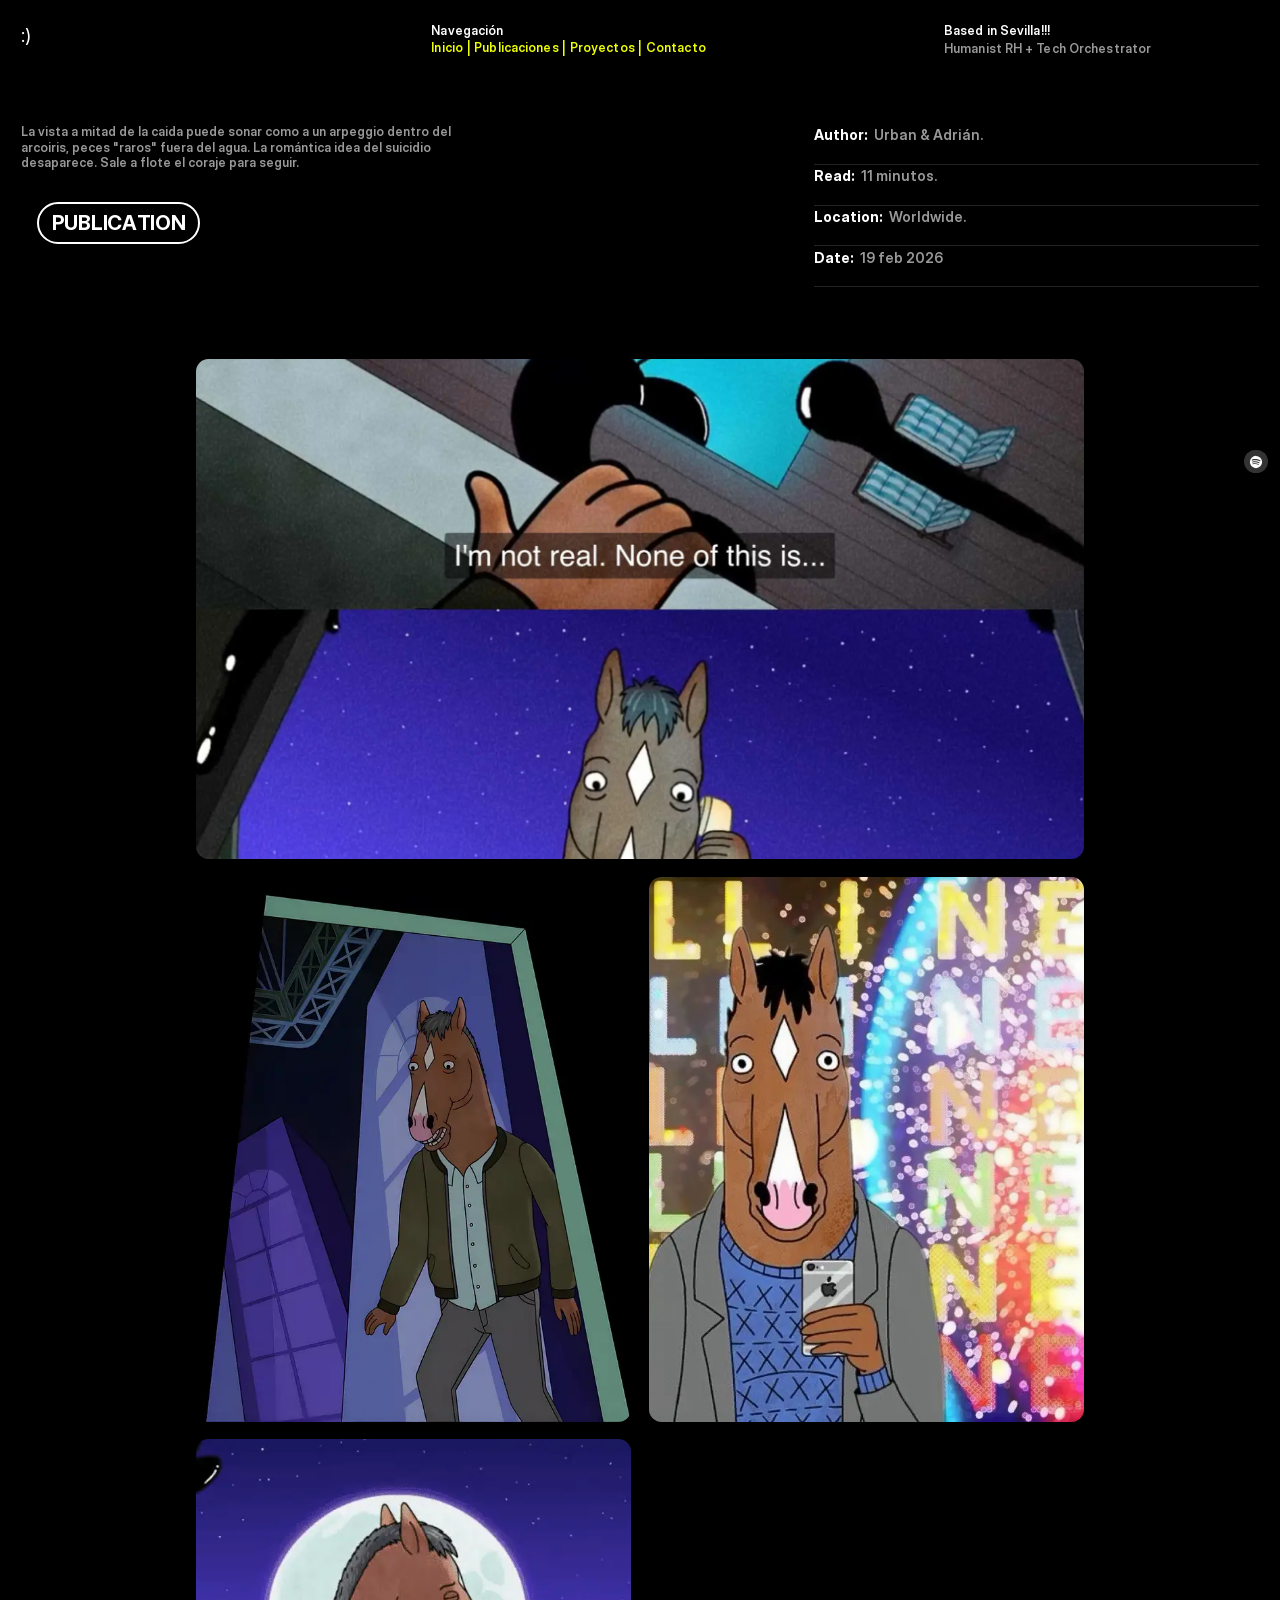
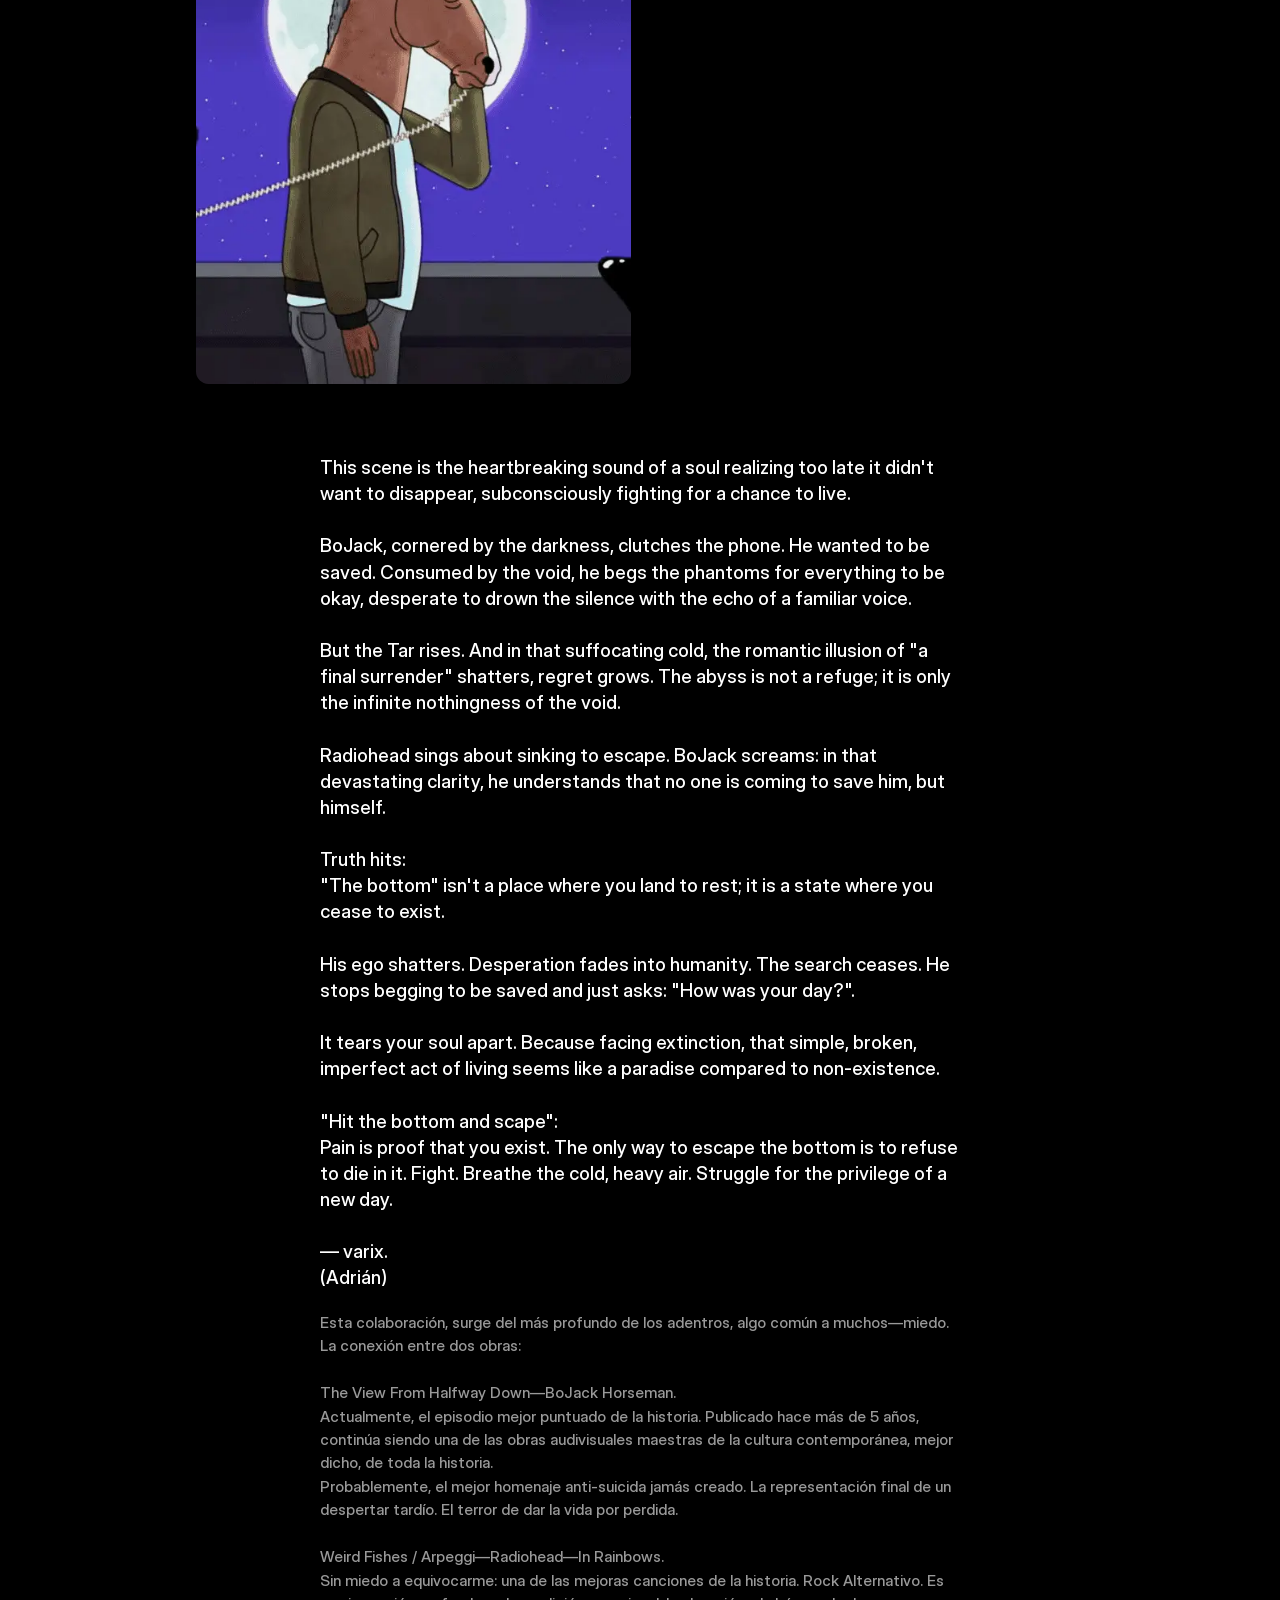
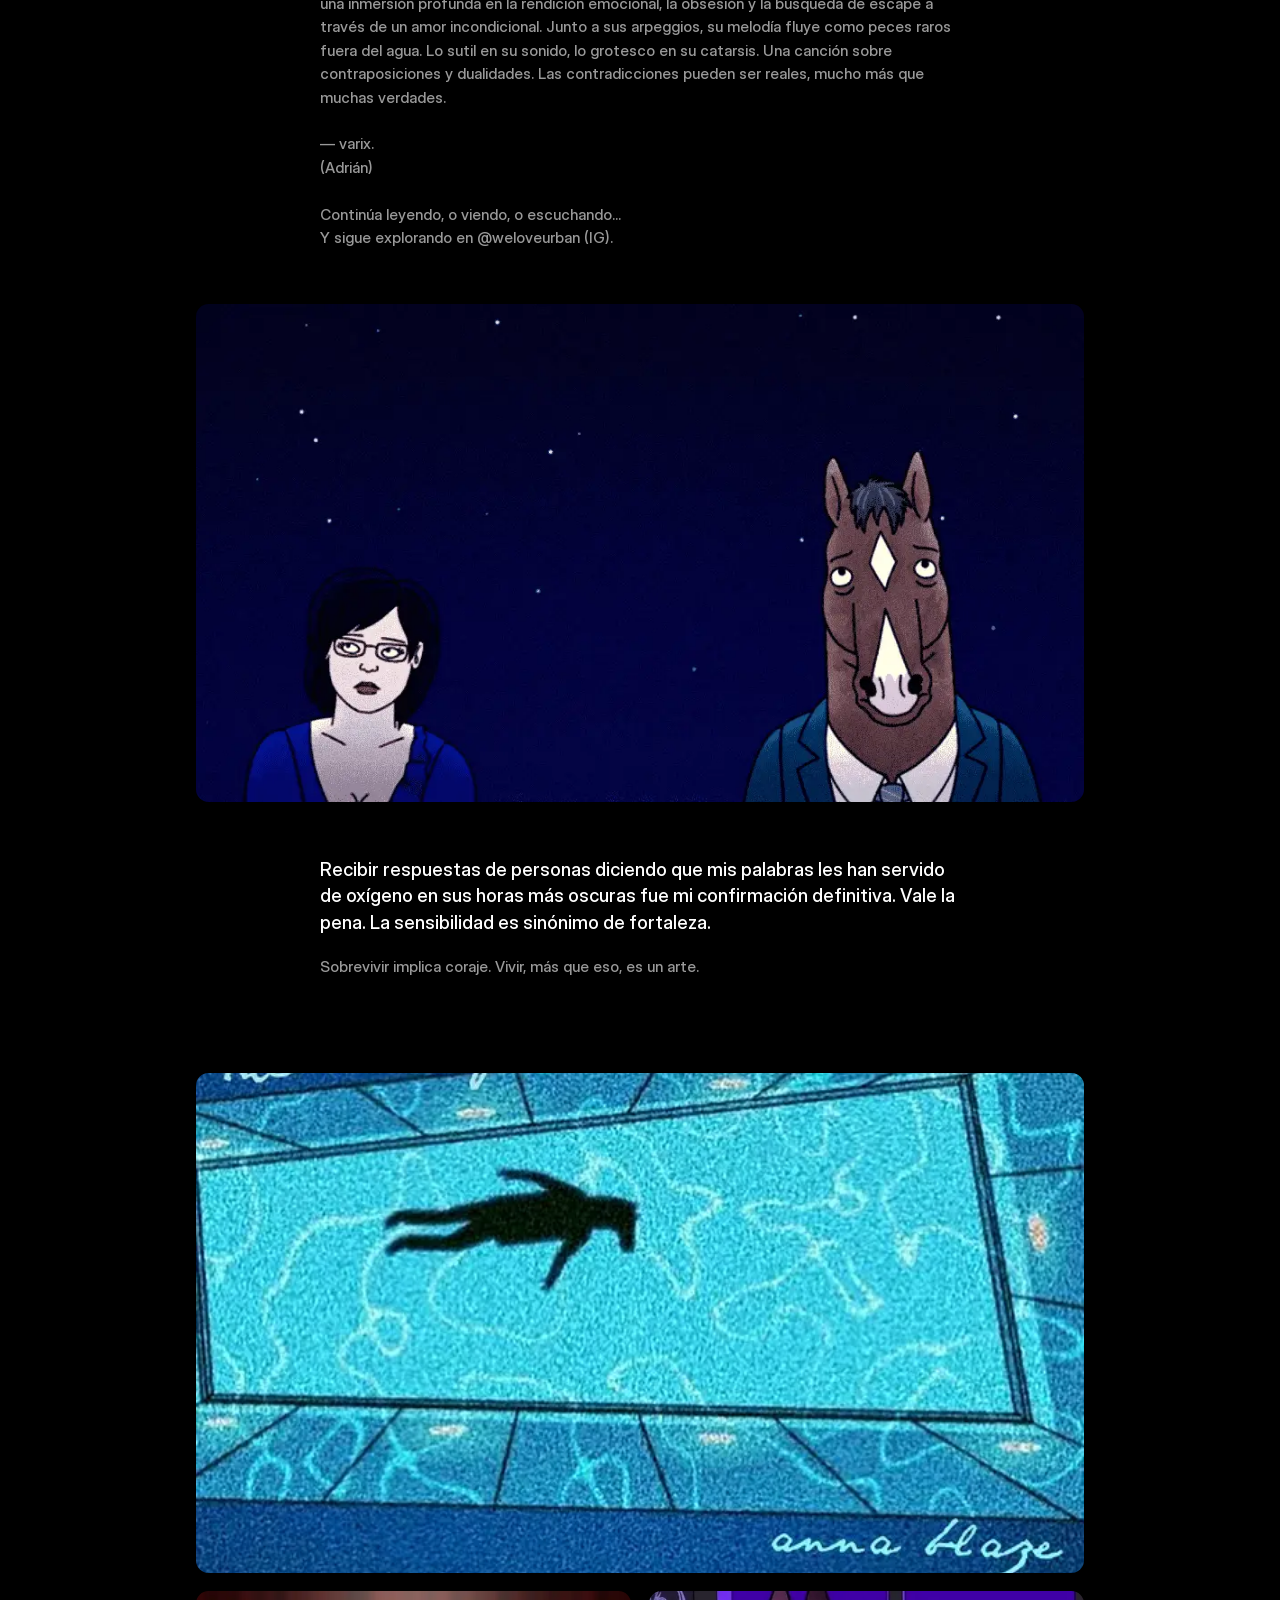
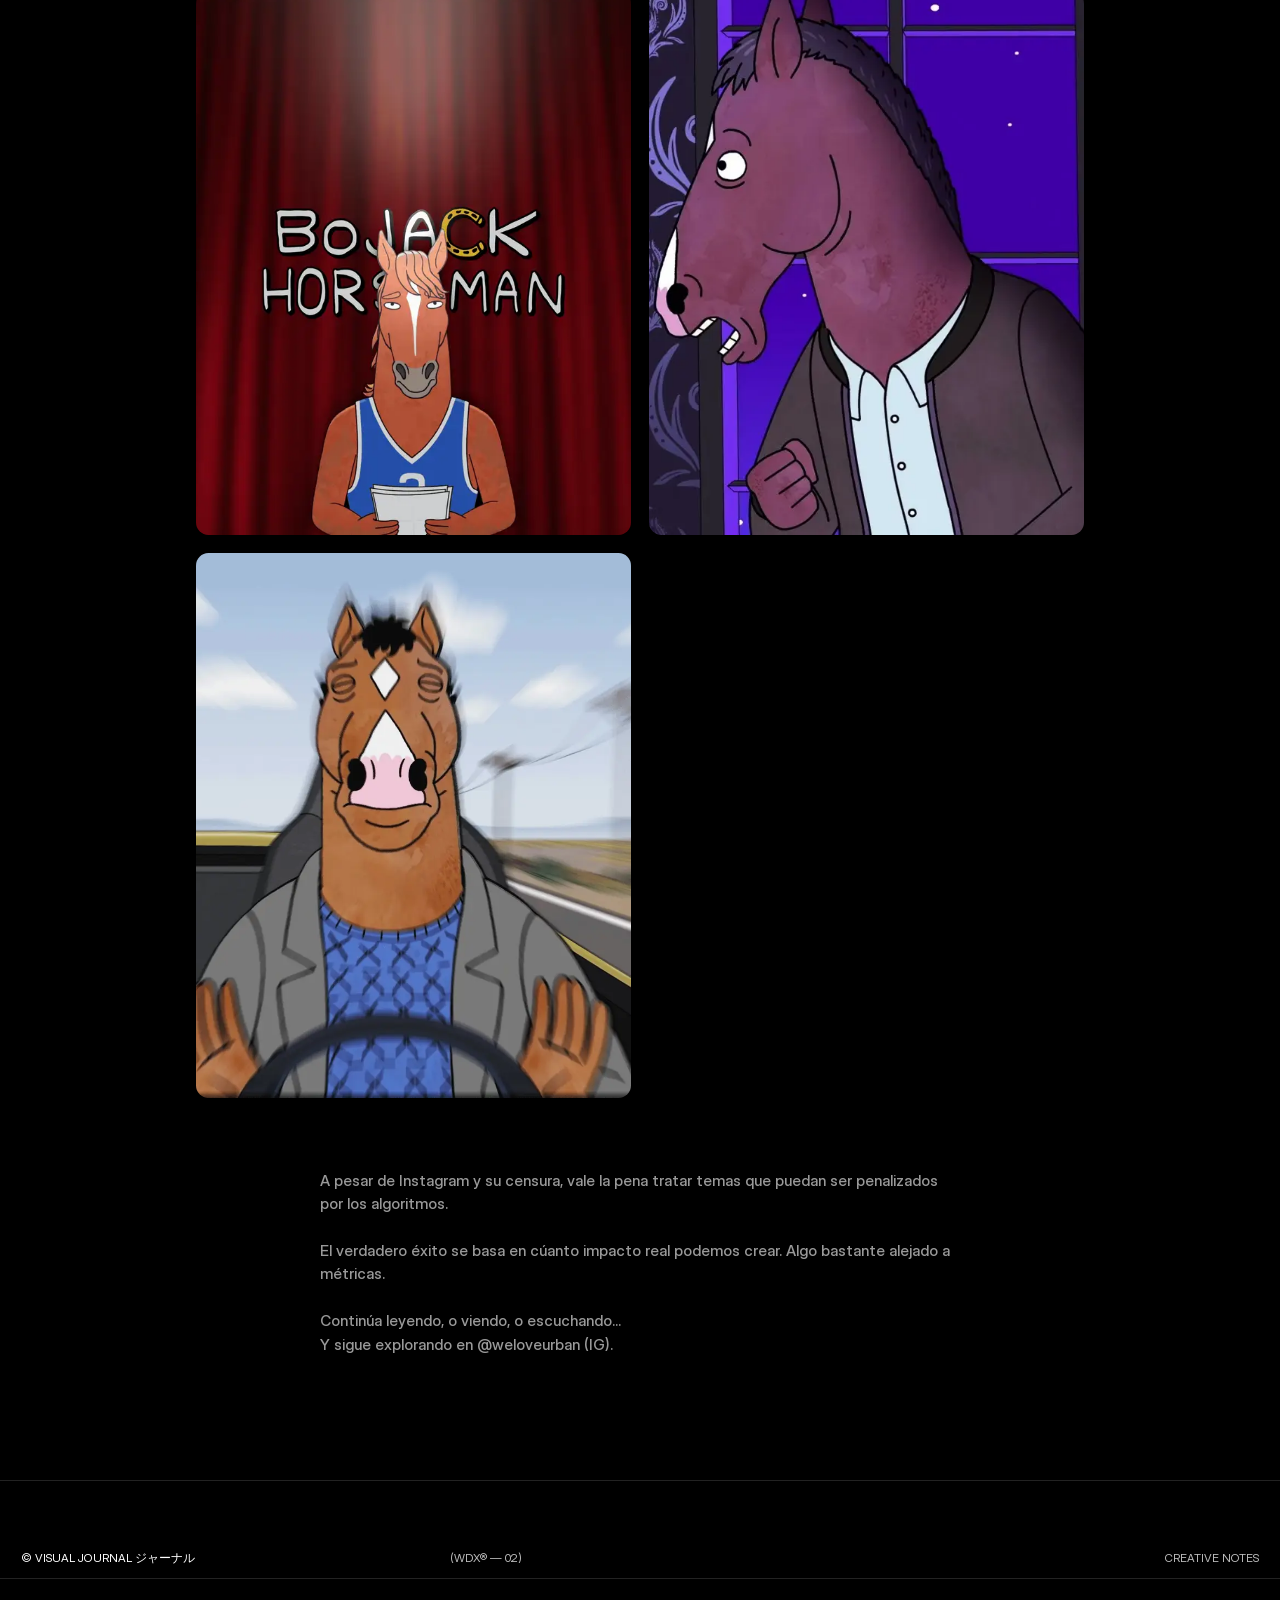
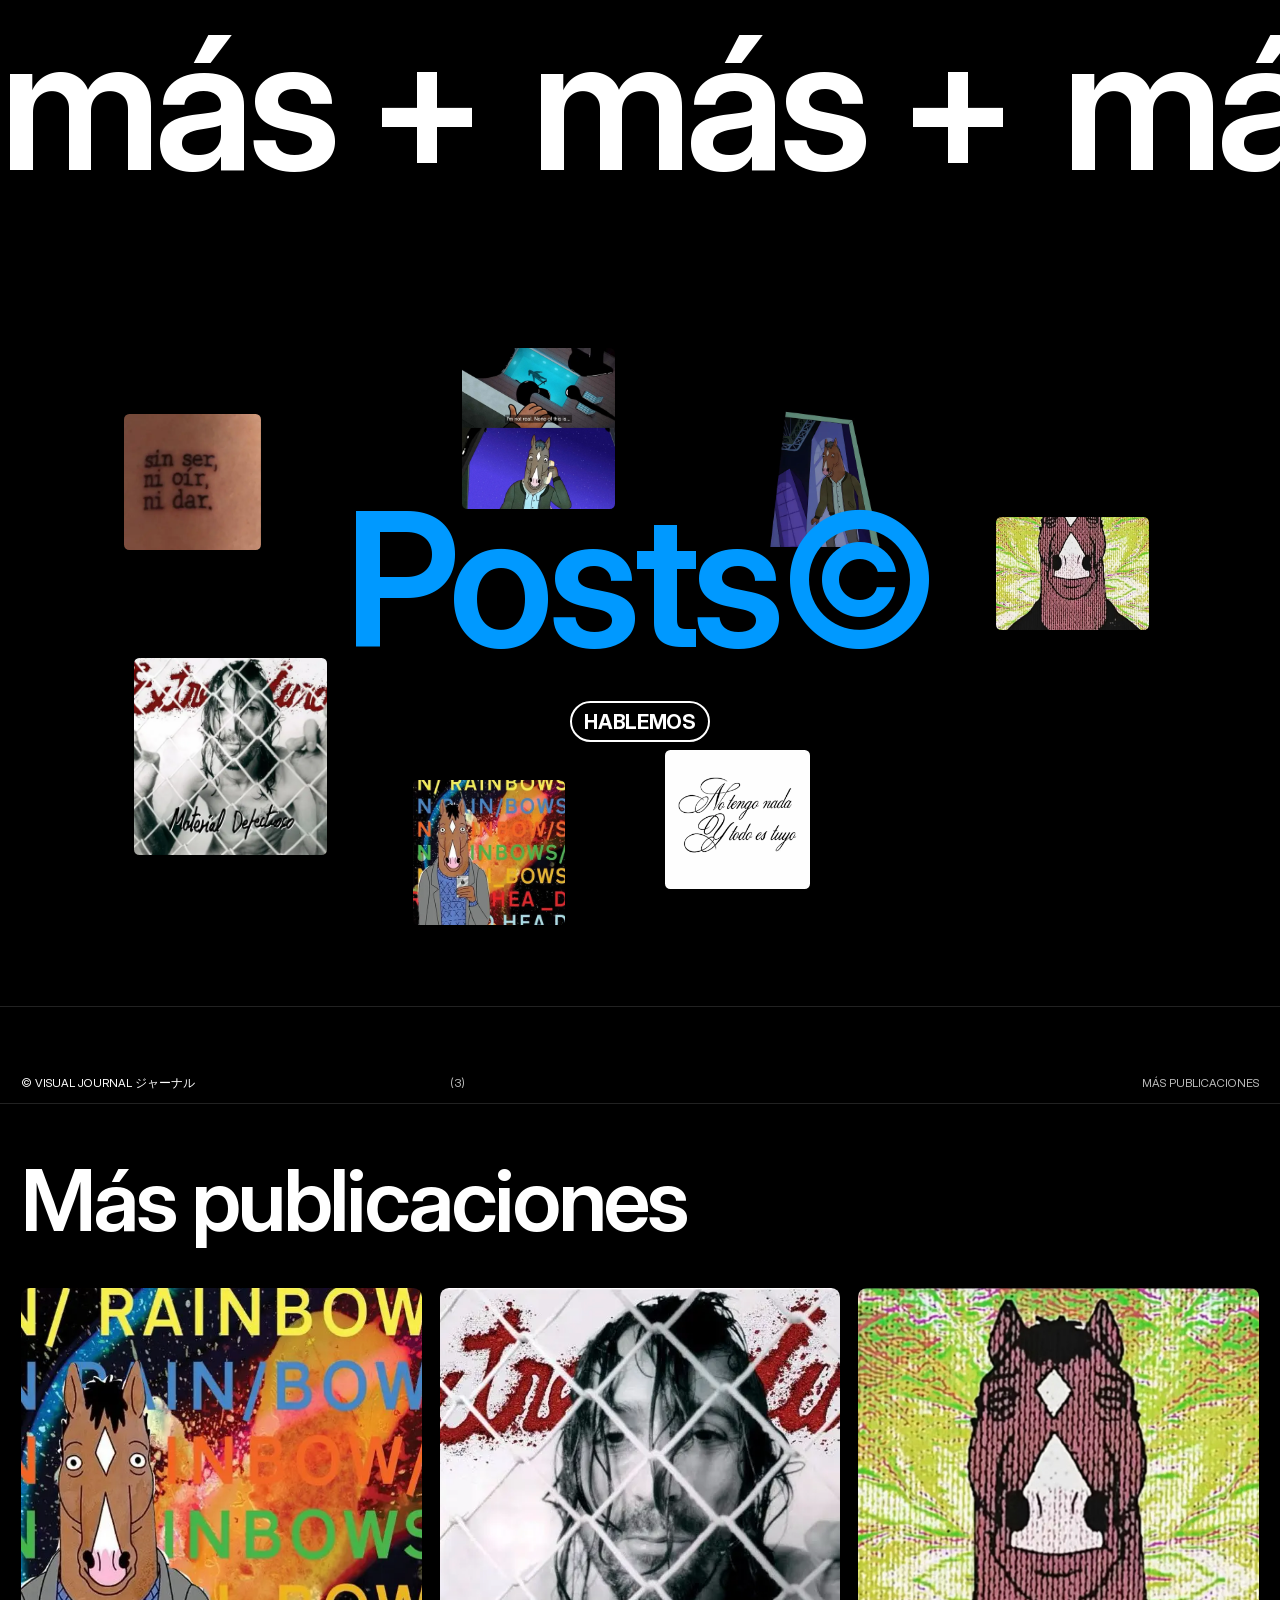
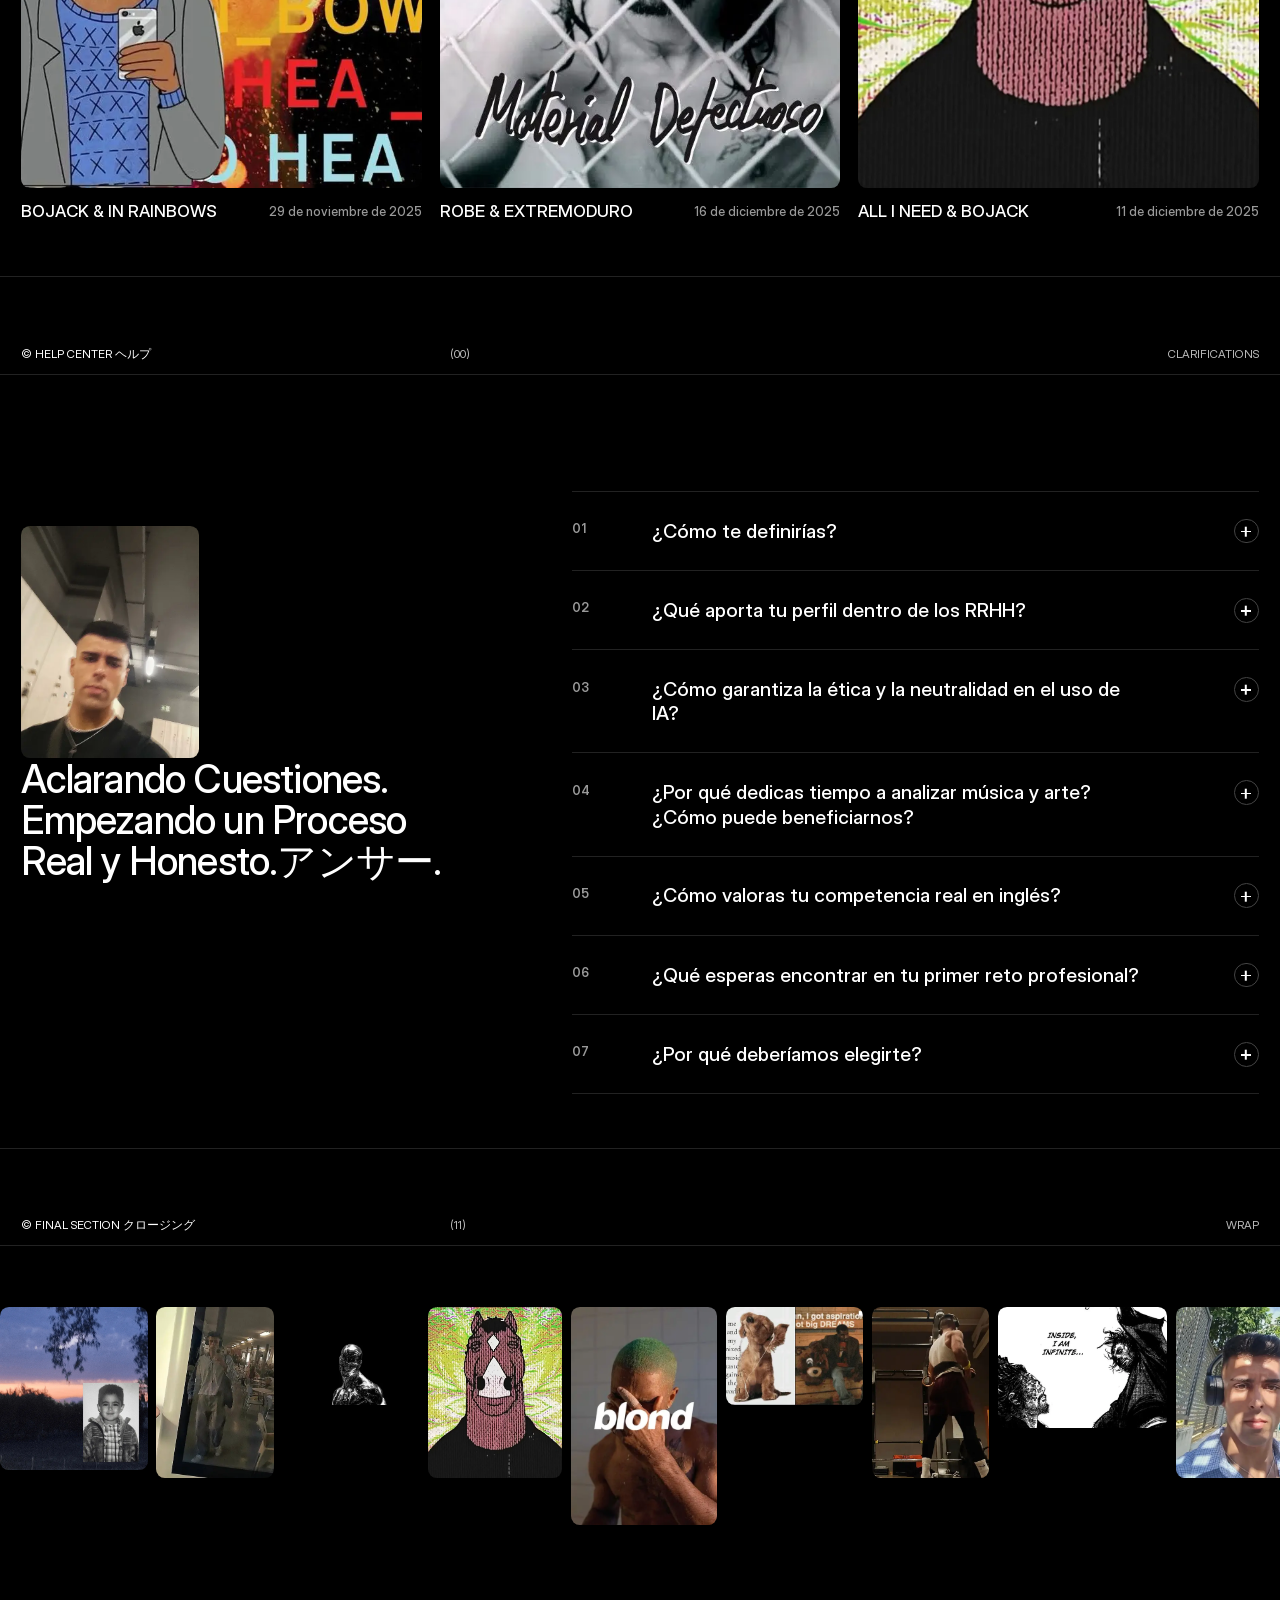
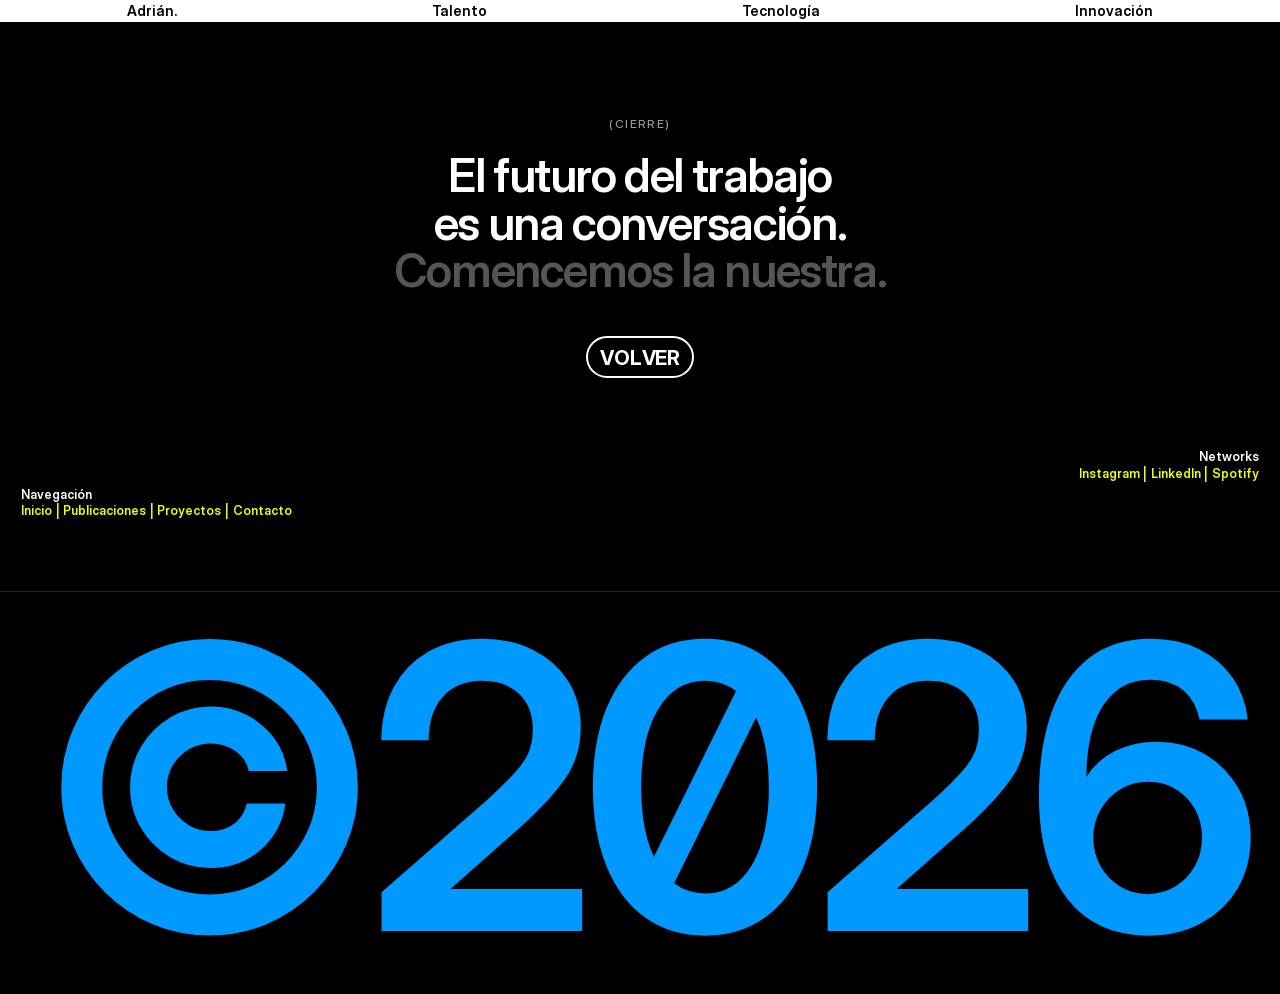
<file: article/bojack-weird-fishes/index.html>
<!doctype html><html lang="es"><head><meta charset="utf-8"><meta name="viewport" content="width=device-width,initial-scale=1">
<title>19 de febrero de 2026 — Adrián Valencia</title><meta name="description" content="La vista a mitad de la caida puede sonar como a un arpeggio dentro del arcoiris, peces &quot;raros&quot; fuera del agua. La romántica idea del suicidio desaparece. Sale a flote el coraje para seguir."><meta name="robots" content="max-image-preview:large">
<link rel="canonical" href="https://adrianvalenciarrhh-rgb.github.io/adrianvalencia-personal/article/bojack-weird-fishes/"><meta property="og:url" content="https://adrianvalenciarrhh-rgb.github.io/adrianvalencia-personal/article/bojack-weird-fishes/"><meta property="og:type" content="website"><meta property="og:title" content="19 de febrero de 2026 — Adrián Valencia"><meta property="og:description" content="La vista a mitad de la caida puede sonar como a un arpeggio dentro del arcoiris, peces &quot;raros&quot; fuera del agua. La romántica idea del suicidio desaparece. Sale a flote el coraje para seguir."><meta property="og:image" content="https://adrianvalenciarrhh-rgb.github.io/adrianvalencia-personal/assets/img/og.jpg">
<meta name="twitter:card" content="summary_large_image"><meta name="twitter:title" content="19 de febrero de 2026 — Adrián Valencia"><meta name="twitter:description" content="La vista a mitad de la caida puede sonar como a un arpeggio dentro del arcoiris, peces &quot;raros&quot; fuera del agua. La romántica idea del suicidio desaparece. Sale a flote el coraje para seguir."><meta name="twitter:image" content="https://adrianvalenciarrhh-rgb.github.io/adrianvalencia-personal/assets/img/og.jpg">
<link rel="icon" href="../../favicon.png"><link rel="apple-touch-icon" href="../../apple-touch-icon.png">
<link rel="preload" href="../../assets/fonts/InterDisplay-SemiBold.woff2" as="font" type="font/woff2" crossorigin><link rel="preload" href="../../assets/fonts/InterDisplay-Medium.woff2" as="font" type="font/woff2" crossorigin>
<link rel="stylesheet" href="../../assets/style.css"></head>
<body class="art"><header class="hdr" id="top"><a class="logo" href="../../#top">:)</a>
<div class="hnav"><p>Navegación</p><nav><a href="../../"><span class="roll" aria-label="Inicio"><span class="r1" aria-hidden="true"><span style="--i:0">I</span><span style="--i:1">n</span><span style="--i:2">i</span><span style="--i:3">c</span><span style="--i:4">i</span><span style="--i:5">o</span></span><span class="r2" aria-hidden="true"><span style="--i:0">I</span><span style="--i:1">n</span><span style="--i:2">i</span><span style="--i:3">c</span><span style="--i:4">i</span><span style="--i:5">o</span></span></span></a><i>|</i><a href="../../gallery/"><span class="roll" aria-label="Publicaciones"><span class="r1" aria-hidden="true"><span style="--i:0">P</span><span style="--i:1">u</span><span style="--i:2">b</span><span style="--i:3">l</span><span style="--i:4">i</span><span style="--i:5">c</span><span style="--i:6">a</span><span style="--i:7">c</span><span style="--i:8">i</span><span style="--i:9">o</span><span style="--i:10">n</span><span style="--i:11">e</span><span style="--i:12">s</span></span><span class="r2" aria-hidden="true"><span style="--i:0">P</span><span style="--i:1">u</span><span style="--i:2">b</span><span style="--i:3">l</span><span style="--i:4">i</span><span style="--i:5">c</span><span style="--i:6">a</span><span style="--i:7">c</span><span style="--i:8">i</span><span style="--i:9">o</span><span style="--i:10">n</span><span style="--i:11">e</span><span style="--i:12">s</span></span></span></a><i>|</i><a href="../../work/"><span class="roll" aria-label="Proyectos"><span class="r1" aria-hidden="true"><span style="--i:0">P</span><span style="--i:1">r</span><span style="--i:2">o</span><span style="--i:3">y</span><span style="--i:4">e</span><span style="--i:5">c</span><span style="--i:6">t</span><span style="--i:7">o</span><span style="--i:8">s</span></span><span class="r2" aria-hidden="true"><span style="--i:0">P</span><span style="--i:1">r</span><span style="--i:2">o</span><span style="--i:3">y</span><span style="--i:4">e</span><span style="--i:5">c</span><span style="--i:6">t</span><span style="--i:7">o</span><span style="--i:8">s</span></span></span></a><i>|</i><a href="../../contact/"><span class="roll" aria-label="Contacto"><span class="r1" aria-hidden="true"><span style="--i:0">C</span><span style="--i:1">o</span><span style="--i:2">n</span><span style="--i:3">t</span><span style="--i:4">a</span><span style="--i:5">c</span><span style="--i:6">t</span><span style="--i:7">o</span></span><span class="r2" aria-hidden="true"><span style="--i:0">C</span><span style="--i:1">o</span><span style="--i:2">n</span><span style="--i:3">t</span><span style="--i:4">a</span><span style="--i:5">c</span><span style="--i:6">t</span><span style="--i:7">o</span></span></span></a></nav></div>
<div class="hloc"><p>Based in Sevilla!!!</p><p class="g">Humanist RH + Tech Orchestrator </p></div></header><main>
<section class="ah"><div class="ah-l"><div class="ah-ex"><p>La vista a mitad de la caida puede sonar como a un arpeggio dentro del arcoiris, peces "raros" fuera del agua. La romántica idea del suicidio desaparece. Sale a flote el coraje para seguir. </p></div><a class="pill" href="https://www.instagram.com/p/DU7A2dEkZJT/?utm_source=ig_web_copy_link&igsh=MzRlODBiNWFlZA==" target="_blank" rel="noopener"><span class="roll" aria-label="Publication"><span class="r1" aria-hidden="true"><span style="--i:0">P</span><span style="--i:1">u</span><span style="--i:2">b</span><span style="--i:3">l</span><span style="--i:4">i</span><span style="--i:5">c</span><span style="--i:6">a</span><span style="--i:7">t</span><span style="--i:8">i</span><span style="--i:9">o</span><span style="--i:10">n</span></span><span class="r2" aria-hidden="true"><span style="--i:0">P</span><span style="--i:1">u</span><span style="--i:2">b</span><span style="--i:3">l</span><span style="--i:4">i</span><span style="--i:5">c</span><span style="--i:6">a</span><span style="--i:7">t</span><span style="--i:8">i</span><span style="--i:9">o</span><span style="--i:10">n</span></span></span></a></div><ul class="meta"><li><b>Author:</b><span>Urban &amp; Adrián.</span></li><li><b>Read:</b><span>11 minutos.</span></li><li><b>Location:</b><span>Worldwide.</span></li><li><b>Date:</b><span>19 feb 2026</span></li></ul></section>
<section class="col1"><div class="c c0" data-reveal><img class="" src="../../assets/img/ZeFPhY9CE552aV3BEoDKkxN5yUk.webp" width="1800" height="2401" alt="" fetchpriority="high"></div><div class="c c1" data-reveal><img class="" src="../../assets/img/8eoTIiXtMn8WHwNzILXuotuB4fw.webp" width="1400" height="806" alt="" fetchpriority="high"></div><div class="c c2" data-reveal><img class="" src="../../assets/img/hkWeJR4h2dQHPPfGFZu2W6bvF1o.webp" width="748" height="748" alt="" loading="lazy" decoding="async"></div><div class="c c3" data-reveal><img class="" src="../../assets/img/mSFwSZAlqWR4QrsyfkPHvHrBLU.webp" width="974" height="675" alt="" loading="lazy" decoding="async"></div></section>
<section class="abody"><div class="rich w" data-reveal><p>This scene is the heartbreaking sound of a soul realizing too late it didn't want to disappear, subconsciously fighting for a chance to live. 

BoJack, cornered by the darkness, clutches the phone. He wanted to be saved. Consumed by the void, he begs the phantoms for everything to be okay, desperate to drown the silence with the echo of a familiar voice.

But the Tar rises. And in that suffocating cold, the romantic illusion of "a final surrender" shatters, regret grows. The abyss is not a refuge; it is only the infinite nothingness of the void.

Radiohead sings about sinking to escape. BoJack screams: in that devastating clarity, he understands that no one is coming to save him, but himself.

Truth hits:
"The bottom" isn't a place where you land to rest; it is a state where you cease to exist.

His ego shatters. Desperation fades into humanity. The search ceases. He stops begging to be saved and just asks: "How was your day?".

It tears your soul apart. Because facing extinction, that simple, broken, imperfect act of living seems like a paradise compared to non-existence.

"Hit the bottom and scape":
Pain is proof that you exist. The only way to escape the bottom is to refuse to die in it. Fight. Breathe the cold, heavy air. Struggle for the privilege of a new day.

— varix. 
(Adrián)</p></div><div class="rich g" data-reveal><p>Esta colaboración, surge del más profundo de los adentros, algo común a muchos—miedo.  La conexión entre dos obras: 

The View From Halfway Down—BoJack Horseman. 
Actualmente, el episodio mejor puntuado de la historia. Publicado hace más de 5 años, continúa siendo una de las obras audivisuales maestras de la cultura contemporánea, mejor dicho, de toda la historia. 
Probablemente, el mejor homenaje anti-suicida jamás creado. La representación final de un despertar tardío. El terror de dar la vida por perdida. 

Weird Fishes / Arpeggi—Radiohead—In Rainbows.
Sin miedo a equivocarme: una de las mejoras canciones de la historia. Rock Alternativo. Es una inmersión profunda en la rendición emocional, la obsesión y la búsqueda de escape a través de un amor incondicional. Junto a sus arpeggios, su melodía fluye como peces raros fuera del agua. Lo sutil en su sonido, lo grotesco en su catarsis. Una canción sobre contraposiciones y dualidades. Las contradicciones pueden ser reales, mucho más que muchas verdades. 

— varix. 
(Adrián)

Continúa leyendo, o viendo, o escuchando...
Y sigue explorando en @weloveurban (IG).</p></div><div class="wide" data-reveal><img class="" src="../../assets/img/1sHQi2aAEjZPZ5L0wdkagqjnrNQ.webp" width="1092" height="552" alt="" loading="lazy" decoding="async"></div><div class="rich w" data-reveal><p>Recibir respuestas de personas diciendo que mis palabras les han servido de oxígeno en sus horas más oscuras fue mi confirmación definitiva. Vale la pena. La sensibilidad es sinónimo de fortaleza. </p></div><div class="rich g" data-reveal><p>Sobrevivir implica coraje. Vivir, más que eso, es un arte. 

</p></div></section>
<section class="col2"><div class="c c0" data-reveal><img class="" src="../../assets/img/pNzEk7jAjvFHjpfXfO3FzfuQXVs.webp" width="640" height="640" alt="" loading="lazy" decoding="async"></div><div class="c c1" data-reveal><img class="" src="../../assets/img/RCYrN6ZNW1PARVbq1fl67HZcUA.webp" width="1382" height="777" alt="" loading="lazy" decoding="async"></div><div class="c c2" data-reveal><img class="" src="../../assets/img/LpJKHSDVt9xs8ztRviRyjnNPDQQ.webp" width="1280" height="720" alt="" loading="lazy" decoding="async"></div><div class="c c3" data-reveal><img class="" src="../../assets/img/gD9NJOTCo1QjesGxKDGotTivBB4.webp" width="1764" height="994" alt="" loading="lazy" decoding="async"></div></section>
<section class="abody"><div class="rich g" data-reveal><p>A pesar de Instagram y su censura, vale la pena tratar temas que puedan ser penalizados por los algoritmos. 

El verdadero éxito se basa en cúanto impacto real podemos crear. Algo bastante alejado a métricas. 

Continúa leyendo, o viendo, o escuchando...
Y sigue explorando en @weloveurban (IG).</p></div></section>
<section class="sec s06"><div class="lbl" data-reveal><h6>© Visual Journal ジャーナル</h6><h6 class="g n">(WDX® — 02)</h6><h6 class="g r">Creative Notes</h6></div><div class="mq " style="--d:40s"><div class="mq-t"><h2 class="big">más +</h2><h2 class="big">más +</h2><h2 class="big">más +</h2><h2 class="big">más +</h2><h2 class="big">más +</h2><h2 class="big">más +</h2></div><div class="mq-t" aria-hidden="true"><h2 class="big">más +</h2><h2 class="big">más +</h2><h2 class="big">más +</h2><h2 class="big">más +</h2><h2 class="big">más +</h2><h2 class="big">más +</h2></div></div><div class="posts"><a class="pi" style="--x:520;--y:56;--w:172;--h:181;--k:0" href="https://www.instagram.com/p/DU7A2dEkZJT/?utm_source=ig_web_copy_link&igsh=MzRlODBiNWFlZA==" target="_blank" rel="noopener"><img class="" src="../../assets/img/ZeFPhY9CE552aV3BEoDKkxN5yUk.webp" width="1800" height="2401" alt="Publicación" loading="lazy" decoding="async"></a><a class="pi" style="--x:861;--y:123;--w:131;--h:157;--k:1" href="https://www.instagram.com/p/DU7A2dEkZJT/?utm_source=ig_web_copy_link&igsh=MzRlODBiNWFlZA==" target="_blank" rel="noopener"><img class="" src="../../assets/img/8eoTIiXtMn8WHwNzILXuotuB4fw.webp" width="1400" height="806" alt="Publicación" loading="lazy" decoding="async"></a><a class="pi" style="--x:139;--y:130;--w:155;--h:154;--k:2" href="https://www.instagram.com/p/DSV0WeQkWV-/?igsh=eXpkejhyYWY1emo0" target="_blank" rel="noopener"><img class="" src="../../assets/img/RW3xrsftCzEIV4FRv4pliqkgZa0.webp" width="400" height="400" alt="Publicación" loading="lazy" decoding="async"></a><a class="pi" style="--x:1120;--y:246;--w:173;--h:127;--k:3" href="https://www.instagram.com/p/DSGmKsaEa4_/?igsh=Y3NjNDMwdGo4cW1t" target="_blank" rel="noopener"><img class="" src="../../assets/img/CCKaFSMrflDO9xFSCxQyUkkUYY.webp" width="1080" height="1344" alt="Publicación" loading="lazy" decoding="async"></a><a class="pi" style="--x:151;--y:405;--w:217;--h:222;--k:4" href="https://www.instagram.com/p/DSV0WeQkWV-/?igsh=eXpkejhyYWY1emo0" target="_blank" rel="noopener"><img class="" src="../../assets/img/m6osoWNqu7WWi769Di0Dfgo23U.webp" width="434" height="434" alt="Publicación" loading="lazy" decoding="async"></a><div class="pi" style="--x:1027;--y:505;--w:165;--h:164;--k:5"><video class="" src="../../assets/media/tWVc8fP78CN4KdCUEIVohiQYOM8.mp4" autoplay muted loop playsinline style=""></video></div><a class="pi" style="--x:748;--y:509;--w:163;--h:156;--k:6" href="https://www.instagram.com/p/DRoAtxAkeO-/?igsh=NWwwanVsNjhtc3Nt" target="_blank" rel="noopener"><img class="" src="../../assets/img/NOWXlXUPlrpi8lo87IAxwn9A.webp" width="1024" height="1024" alt="Publicación" loading="lazy" decoding="async"></a><a class="pi" style="--x:465;--y:542;--w:171;--h:163;--k:7" href="https://www.instagram.com/p/DRoAtxAkeO-/?igsh=NWwwanVsNjhtc3Nt" target="_blank" rel="noopener"><img class="" src="../../assets/img/ZZyqpemwkPVH5qzAxTusAIdlC6w.webp" width="400" height="400" alt="Publicación" loading="lazy" decoding="async"></a>
<a class="posts-t" href="https://www.instagram.com/weloveurban" target="_blank" rel="noopener">Posts©</a><div class="posts-b"><a class="pill" href="../../contact/"><span class="roll" aria-label="Hablemos"><span class="r1" aria-hidden="true"><span style="--i:0">H</span><span style="--i:1">a</span><span style="--i:2">b</span><span style="--i:3">l</span><span style="--i:4">e</span><span style="--i:5">m</span><span style="--i:6">o</span><span style="--i:7">s</span></span><span class="r2" aria-hidden="true"><span style="--i:0">H</span><span style="--i:1">a</span><span style="--i:2">b</span><span style="--i:3">l</span><span style="--i:4">e</span><span style="--i:5">m</span><span style="--i:6">o</span><span style="--i:7">s</span></span></span></a></div></div></section>
<section class="sec pn" aria-label="Más publicaciones"><div class="lbl" data-reveal><h6>© Visual Journal ジャーナル</h6><h6 class="g n">(3)</h6><h6 class="g r">Más publicaciones</h6></div><h2 class="pn-h">Más publicaciones</h2><div class="pn-g"><a class="pn-c" href="../bojack-in-rainbows/"><div class="pn-ci"><img class="" src="../../assets/img/4j6scaCCxhGJSAHy5oiB2Stsfo.webp" width="759" height="757" alt="" loading="lazy" decoding="async"><span class="pn-lab">Leer publicación →</span></div><div class="pn-cap"><span class="pt"><span class="roll" aria-label="BoJack &amp; In Rainbows"><span class="r1" aria-hidden="true"><span style="--i:0">B</span><span style="--i:1">o</span><span style="--i:2">J</span><span style="--i:3">a</span><span style="--i:4">c</span><span style="--i:5">k</span><span style="--i:6">&nbsp;</span><span style="--i:7">&amp;</span><span style="--i:8">&nbsp;</span><span style="--i:9">I</span><span style="--i:10">n</span><span style="--i:11">&nbsp;</span><span style="--i:12">R</span><span style="--i:13">a</span><span style="--i:14">i</span><span style="--i:15">n</span><span style="--i:16">b</span><span style="--i:17">o</span><span style="--i:18">w</span><span style="--i:19">s</span></span><span class="r2" aria-hidden="true"><span style="--i:0">B</span><span style="--i:1">o</span><span style="--i:2">J</span><span style="--i:3">a</span><span style="--i:4">c</span><span style="--i:5">k</span><span style="--i:6">&nbsp;</span><span style="--i:7">&amp;</span><span style="--i:8">&nbsp;</span><span style="--i:9">I</span><span style="--i:10">n</span><span style="--i:11">&nbsp;</span><span style="--i:12">R</span><span style="--i:13">a</span><span style="--i:14">i</span><span style="--i:15">n</span><span style="--i:16">b</span><span style="--i:17">o</span><span style="--i:18">w</span><span style="--i:19">s</span></span></span></span><span class="g">29 de noviembre de 2025</span></div></a><a class="pn-c" href="../robe-extremoduro/"><div class="pn-ci"><img class="" src="../../assets/img/1WIeMXRWi4fV6Cx9FLsA8TJLN9Y.webp" width="712" height="712" alt="" loading="lazy" decoding="async"><span class="pn-lab">Leer publicación →</span></div><div class="pn-cap"><span class="pt"><span class="roll" aria-label="Robe &amp; Extremoduro"><span class="r1" aria-hidden="true"><span style="--i:0">R</span><span style="--i:1">o</span><span style="--i:2">b</span><span style="--i:3">e</span><span style="--i:4">&nbsp;</span><span style="--i:5">&amp;</span><span style="--i:6">&nbsp;</span><span style="--i:7">E</span><span style="--i:8">x</span><span style="--i:9">t</span><span style="--i:10">r</span><span style="--i:11">e</span><span style="--i:12">m</span><span style="--i:13">o</span><span style="--i:14">d</span><span style="--i:15">u</span><span style="--i:16">r</span><span style="--i:17">o</span></span><span class="r2" aria-hidden="true"><span style="--i:0">R</span><span style="--i:1">o</span><span style="--i:2">b</span><span style="--i:3">e</span><span style="--i:4">&nbsp;</span><span style="--i:5">&amp;</span><span style="--i:6">&nbsp;</span><span style="--i:7">E</span><span style="--i:8">x</span><span style="--i:9">t</span><span style="--i:10">r</span><span style="--i:11">e</span><span style="--i:12">m</span><span style="--i:13">o</span><span style="--i:14">d</span><span style="--i:15">u</span><span style="--i:16">r</span><span style="--i:17">o</span></span></span></span><span class="g">16 de diciembre de 2025</span></div></a><a class="pn-c" href="../all-i-need-bojack/"><div class="pn-ci"><img class="" src="../../assets/img/CCKaFSMrflDO9xFSCxQyUkkUYY.webp" width="1080" height="1344" alt="" loading="lazy" decoding="async"><span class="pn-lab">Leer publicación →</span></div><div class="pn-cap"><span class="pt"><span class="roll" aria-label="All I Need &amp; BoJack"><span class="r1" aria-hidden="true"><span style="--i:0">A</span><span style="--i:1">l</span><span style="--i:2">l</span><span style="--i:3">&nbsp;</span><span style="--i:4">I</span><span style="--i:5">&nbsp;</span><span style="--i:6">N</span><span style="--i:7">e</span><span style="--i:8">e</span><span style="--i:9">d</span><span style="--i:10">&nbsp;</span><span style="--i:11">&amp;</span><span style="--i:12">&nbsp;</span><span style="--i:13">B</span><span style="--i:14">o</span><span style="--i:15">J</span><span style="--i:16">a</span><span style="--i:17">c</span><span style="--i:18">k</span></span><span class="r2" aria-hidden="true"><span style="--i:0">A</span><span style="--i:1">l</span><span style="--i:2">l</span><span style="--i:3">&nbsp;</span><span style="--i:4">I</span><span style="--i:5">&nbsp;</span><span style="--i:6">N</span><span style="--i:7">e</span><span style="--i:8">e</span><span style="--i:9">d</span><span style="--i:10">&nbsp;</span><span style="--i:11">&amp;</span><span style="--i:12">&nbsp;</span><span style="--i:13">B</span><span style="--i:14">o</span><span style="--i:15">J</span><span style="--i:16">a</span><span style="--i:17">c</span><span style="--i:18">k</span></span></span></span><span class="g">11 de diciembre de 2025</span></div></a></div></section>
<section class="sec faq faq-b"><div class="lbl" data-reveal><h6>© Help Center ヘルプ</h6><h6 class="g n">(00)</h6><h6 class="g r">Clarifications</h6></div>
<div class="faq-in"><div class="faq-l"><img class="faq-img" src="../../assets/img/UvmrgGJ5VjkHzuHCGmqR7i20GSw.webp" width="520" height="679" alt="Adrián Valencia" loading="lazy" decoding="async"><h3 data-reveal>Aclarando Cuestiones. Empezando un Proceso Real y Honesto.アンサー.</h3></div>
<ul class="faq-list"><li data-reveal><button class="faq-q" aria-expanded="false"><span class="num">01</span><span class="q">¿Cómo te definirías?</span><span class="plus" aria-hidden="true"></span></button><div class="faq-a"><div><p>Soy feliz, y eso es mucho. Soy realista, aun así elijo tener una buena perspectiva. Soy consciente de quién soy y de mi entorno. Eso me permite actuar de forma genuina y real. Aún así, a veces es necesario lanzarse a la aventura. &quot;Caminante no hay camino, se hace camino al andar&quot;. A veces debemos dar el primer paso, y crear nuestro destino en consecuencia. </p></div></div></li><li data-reveal><button class="faq-q" aria-expanded="false"><span class="num">02</span><span class="q">¿Qué aporta tu perfil dentro de los RRHH?</span><span class="plus" aria-hidden="true"></span></button><div class="faq-a"><div><p>Aporto una arquitectura de pensamiento orientada a la automatización de procesos vacíos. Mi objetivo es usar la tecnología para liberar el tiempo necesario que requiere la verdadera gestión humana: el diálogo y el bienestar.</p></div></div></li><li data-reveal><button class="faq-q" aria-expanded="false"><span class="num">03</span><span class="q">¿Cómo garantiza la ética y la neutralidad en el uso de IA?</span><span class="plus" aria-hidden="true"></span></button><div class="faq-a"><div><p>Sigo marcos de Prompting Responsable. Entiendo la IA como un soporte, no como un decisor. Realizo auditorías manuales de sesgos para asegurar que los procesos de selección sean siempre justos, diversos e inclusivos.</p></div></div></li><li data-reveal><button class="faq-q" aria-expanded="false"><span class="num">04</span><span class="q">¿Por qué dedicas tiempo a analizar música y arte? ¿Cómo puede beneficiarnos?</span><span class="plus" aria-hidden="true"></span></button><div class="faq-a"><div><p>Porque para encontrar talento hay que saber escuchar lo que no se dice. Mi colaboración en medios digitales me ha enseñado a descifrar narrativas y a conectar con audiencias internacionales. El arte me da la empatía y el contexto cultural que a veces los datos no pueden capturar.</p></div></div></li><li data-reveal><button class="faq-q" aria-expanded="false"><span class="num">05</span><span class="q">¿Cómo valoras tu competencia real en inglés?</span><span class="plus" aria-hidden="true"></span></button><div class="faq-a"><div><p>Más allá de mi formación con la UPenn, el inglés es un idioma que ha estado presente en mi vida de forma constante. Lo aplico de manera práctica como Music Content Collaborator en Instagram, colaborando en una de las cuentas pioneras del sector musical. Mi vida técnica y mis aficiones giran en torno a este idioma: Música, Arte, Deporte, Lectura y Filosofía. Aunque siempre hay margen de mejora para alcanzar la excelencia, cuento con la capacidad necesaria para comenzar a operar en cualquier entorno</p></div></div></li><li data-reveal><button class="faq-q" aria-expanded="false"><span class="num">06</span><span class="q">¿Qué esperas encontrar en tu primer reto profesional?</span><span class="plus" aria-hidden="true"></span></button><div class="faq-a"><div><p>Busco el terreno donde transicionar y convertirme en el mejor profesional. Espero encontrar líderes que gestionen por confianza y sistemas que permitan que la innovación fluya. Busco la orilla donde mi capacidad encuentre su utilidad definitiva. Poder evolucionar.</p></div></div></li><li data-reveal><button class="faq-q" aria-expanded="false"><span class="num">07</span><span class="q">¿Por qué deberíamos elegirte?</span><span class="plus" aria-hidden="true"></span></button><div class="faq-a"><div><p>No soy &quot;vendehumos&quot;. Nadie es perfecto. Dicho eso, realmente me considero una persona completa. Me siento orgulloso de quien soy, desde lo personal hasta lo profesional, desde mis pasiones a mis actuaciones. Me siento capaz de actuar según lo esperable; y más importante, aprender y superarme.</p></div></div></li></ul></div></section><section class="sec final"><div class="lbl" data-reveal><h6>© Final Section クロージング</h6><h6 class="g n">(11)</h6><h6 class="g r">Wrap</h6></div>
<div class="imq"><div class="imq-t"><div class="wi" style="--w:166;--h:183"><img class="" src="../../assets/img/JCHJjIOxZ172hEiC6nJxh6B8.webp" width="1080" height="1468" alt="" loading="lazy" decoding="async"></div><div class="wi" style="--w:132;--h:193"><img class="" src="../../assets/img/nRtJeVkqT6yi0EFC51btEuBG2m8.webp" width="400" height="540" alt="" loading="lazy" decoding="async"></div><div class="wi" style="--w:154;--h:110"><img class="" src="../../assets/img/4A35Qu0QVWM7RSJeXyO1RFyD0w.webp" width="560" height="315" alt="" loading="lazy" decoding="async"></div><div class="wi" style="--w:150;--h:193"><img class="" src="../../assets/img/CCKaFSMrflDO9xFSCxQyUkkUYY.webp" width="1080" height="1344" alt="" loading="lazy" decoding="async"></div><div class="wi" style="--w:165;--h:245"><img class="" src="../../assets/img/qozy7WIynzf0CKygVjUmz46aTlM.webp" width="400" height="600" alt="" loading="lazy" decoding="async"></div><div class="wi" style="--w:154;--h:110"><img class="" src="../../assets/img/dLRgGMrvTkYQulnJATFpN0hdjCo.webp" width="400" height="267" alt="" loading="lazy" decoding="async"></div><div class="wi" style="--w:132;--h:193"><img class="" src="../../assets/img/WZtZ3pAf5KMtJljXbXwGHdpw.webp" width="400" height="639" alt="" loading="lazy" decoding="async"></div><div class="wi" style="--w:190;--h:136"><img class="" src="../../assets/img/u3DLyOcICfoGbTdfNFyX5tz1A.webp" width="1080" height="1061" alt="" loading="lazy" decoding="async"></div><div class="wi" style="--w:190;--h:193"><img class="" src="../../assets/img/oa5XfXW8ftJGcgNgKzcAjRFRM8.webp" width="946" height="946" alt="" loading="lazy" decoding="async"></div></div><div class="imq-t" aria-hidden="true"><div class="wi" style="--w:166;--h:183"><img class="" src="../../assets/img/JCHJjIOxZ172hEiC6nJxh6B8.webp" width="1080" height="1468" alt="" loading="lazy" decoding="async"></div><div class="wi" style="--w:132;--h:193"><img class="" src="../../assets/img/nRtJeVkqT6yi0EFC51btEuBG2m8.webp" width="400" height="540" alt="" loading="lazy" decoding="async"></div><div class="wi" style="--w:154;--h:110"><img class="" src="../../assets/img/4A35Qu0QVWM7RSJeXyO1RFyD0w.webp" width="560" height="315" alt="" loading="lazy" decoding="async"></div><div class="wi" style="--w:150;--h:193"><img class="" src="../../assets/img/CCKaFSMrflDO9xFSCxQyUkkUYY.webp" width="1080" height="1344" alt="" loading="lazy" decoding="async"></div><div class="wi" style="--w:165;--h:245"><img class="" src="../../assets/img/qozy7WIynzf0CKygVjUmz46aTlM.webp" width="400" height="600" alt="" loading="lazy" decoding="async"></div><div class="wi" style="--w:154;--h:110"><img class="" src="../../assets/img/dLRgGMrvTkYQulnJATFpN0hdjCo.webp" width="400" height="267" alt="" loading="lazy" decoding="async"></div><div class="wi" style="--w:132;--h:193"><img class="" src="../../assets/img/WZtZ3pAf5KMtJljXbXwGHdpw.webp" width="400" height="639" alt="" loading="lazy" decoding="async"></div><div class="wi" style="--w:190;--h:136"><img class="" src="../../assets/img/u3DLyOcICfoGbTdfNFyX5tz1A.webp" width="1080" height="1061" alt="" loading="lazy" decoding="async"></div><div class="wi" style="--w:190;--h:193"><img class="" src="../../assets/img/oa5XfXW8ftJGcgNgKzcAjRFRM8.webp" width="946" height="946" alt="" loading="lazy" decoding="async"></div></div></div>
<div class="band"><div class="band-t"><p>Adrián.</p><p>Talento</p><p>Tecnología</p><p>Innovación</p></div></div>
<div class="closing" data-reveal><p class="k">(Cierre)</p><p>El futuro del trabajo<br>es una conversación.</p><p class="g">Comencemos la nuestra.</p></div>
<div class="center" data-reveal><a class="pill" href="#top"><span class="roll" aria-label="Volver"><span class="r1" aria-hidden="true"><span style="--i:0">V</span><span style="--i:1">o</span><span style="--i:2">l</span><span style="--i:3">v</span><span style="--i:4">e</span><span style="--i:5">r</span></span><span class="r2" aria-hidden="true"><span style="--i:0">V</span><span style="--i:1">o</span><span style="--i:2">l</span><span style="--i:3">v</span><span style="--i:4">e</span><span style="--i:5">r</span></span></span></a></div>
<footer class="ftr"><div class="fnav"><p>Navegación</p><nav><a href="../../"><span class="roll" aria-label="Inicio"><span class="r1" aria-hidden="true"><span style="--i:0">I</span><span style="--i:1">n</span><span style="--i:2">i</span><span style="--i:3">c</span><span style="--i:4">i</span><span style="--i:5">o</span></span><span class="r2" aria-hidden="true"><span style="--i:0">I</span><span style="--i:1">n</span><span style="--i:2">i</span><span style="--i:3">c</span><span style="--i:4">i</span><span style="--i:5">o</span></span></span></a><i>|</i><a href="../../gallery/"><span class="roll" aria-label="Publicaciones"><span class="r1" aria-hidden="true"><span style="--i:0">P</span><span style="--i:1">u</span><span style="--i:2">b</span><span style="--i:3">l</span><span style="--i:4">i</span><span style="--i:5">c</span><span style="--i:6">a</span><span style="--i:7">c</span><span style="--i:8">i</span><span style="--i:9">o</span><span style="--i:10">n</span><span style="--i:11">e</span><span style="--i:12">s</span></span><span class="r2" aria-hidden="true"><span style="--i:0">P</span><span style="--i:1">u</span><span style="--i:2">b</span><span style="--i:3">l</span><span style="--i:4">i</span><span style="--i:5">c</span><span style="--i:6">a</span><span style="--i:7">c</span><span style="--i:8">i</span><span style="--i:9">o</span><span style="--i:10">n</span><span style="--i:11">e</span><span style="--i:12">s</span></span></span></a><i>|</i><a href="../../work/"><span class="roll" aria-label="Proyectos"><span class="r1" aria-hidden="true"><span style="--i:0">P</span><span style="--i:1">r</span><span style="--i:2">o</span><span style="--i:3">y</span><span style="--i:4">e</span><span style="--i:5">c</span><span style="--i:6">t</span><span style="--i:7">o</span><span style="--i:8">s</span></span><span class="r2" aria-hidden="true"><span style="--i:0">P</span><span style="--i:1">r</span><span style="--i:2">o</span><span style="--i:3">y</span><span style="--i:4">e</span><span style="--i:5">c</span><span style="--i:6">t</span><span style="--i:7">o</span><span style="--i:8">s</span></span></span></a><i>|</i><a href="../../contact/"><span class="roll" aria-label="Contacto"><span class="r1" aria-hidden="true"><span style="--i:0">C</span><span style="--i:1">o</span><span style="--i:2">n</span><span style="--i:3">t</span><span style="--i:4">a</span><span style="--i:5">c</span><span style="--i:6">t</span><span style="--i:7">o</span></span><span class="r2" aria-hidden="true"><span style="--i:0">C</span><span style="--i:1">o</span><span style="--i:2">n</span><span style="--i:3">t</span><span style="--i:4">a</span><span style="--i:5">c</span><span style="--i:6">t</span><span style="--i:7">o</span></span></span></a></nav></div><div class="fnet"><p>Networks</p><nav><a href="https://www.instagram.com/adrivarix11" target="_blank" rel="noopener"><span class="roll" aria-label="Instagram"><span class="r1" aria-hidden="true"><span style="--i:0">I</span><span style="--i:1">n</span><span style="--i:2">s</span><span style="--i:3">t</span><span style="--i:4">a</span><span style="--i:5">g</span><span style="--i:6">r</span><span style="--i:7">a</span><span style="--i:8">m</span></span><span class="r2" aria-hidden="true"><span style="--i:0">I</span><span style="--i:1">n</span><span style="--i:2">s</span><span style="--i:3">t</span><span style="--i:4">a</span><span style="--i:5">g</span><span style="--i:6">r</span><span style="--i:7">a</span><span style="--i:8">m</span></span></span></a><i>|</i><a href="https://www.linkedin.com/in/adrianvalenciarios/" target="_blank" rel="noopener"><span class="roll" aria-label="LinkedIn"><span class="r1" aria-hidden="true"><span style="--i:0">L</span><span style="--i:1">i</span><span style="--i:2">n</span><span style="--i:3">k</span><span style="--i:4">e</span><span style="--i:5">d</span><span style="--i:6">I</span><span style="--i:7">n</span></span><span class="r2" aria-hidden="true"><span style="--i:0">L</span><span style="--i:1">i</span><span style="--i:2">n</span><span style="--i:3">k</span><span style="--i:4">e</span><span style="--i:5">d</span><span style="--i:6">I</span><span style="--i:7">n</span></span></span></a><i>|</i><a href="https://open.spotify.com/playlist/37i9dQZEVXdi45dT5oklZR?si=b1b2de7641054a4a" target="_blank" rel="noopener"><span class="roll" aria-label="Spotify"><span class="r1" aria-hidden="true"><span style="--i:0">S</span><span style="--i:1">p</span><span style="--i:2">o</span><span style="--i:3">t</span><span style="--i:4">i</span><span style="--i:5">f</span><span style="--i:6">y</span></span><span class="r2" aria-hidden="true"><span style="--i:0">S</span><span style="--i:1">p</span><span style="--i:2">o</span><span style="--i:3">t</span><span style="--i:4">i</span><span style="--i:5">f</span><span style="--i:6">y</span></span></span></a></nav></div></footer>
<a class="c2026" href="../../" aria-label="Inicio"><span>©2026</span></a></section></main><button class="spot" aria-label="Abrir playlist de Spotify" aria-expanded="false"><svg viewBox="0 0 24 24" width="14" height="14"><path fill="currentColor" d="M12 1.5a10.5 10.5 0 1 0 0 21 10.5 10.5 0 0 0 0-21Zm4.8 15.2a.65.65 0 0 1-.9.2c-2.5-1.5-5.6-1.9-9.3-1a.65.65 0 1 1-.3-1.3c4-.9 7.5-.5 10.3 1.2.3.2.4.6.2.9Zm1.3-2.9a.8.8 0 0 1-1.1.3c-2.8-1.7-7.1-2.2-10.4-1.2a.8.8 0 1 1-.5-1.6c3.8-1.1 8.5-.6 11.7 1.4.4.2.5.7.3 1.1Zm.1-3c-3.4-2-9-2.2-12.2-1.2a1 1 0 1 1-.6-1.9c3.7-1.1 9.9-.9 13.8 1.4a1 1 0 0 1-1 1.7Z"/></svg></button><div class="spot-panel" hidden></div><script src="../../assets/site.js" defer></script></body></html>
</file>
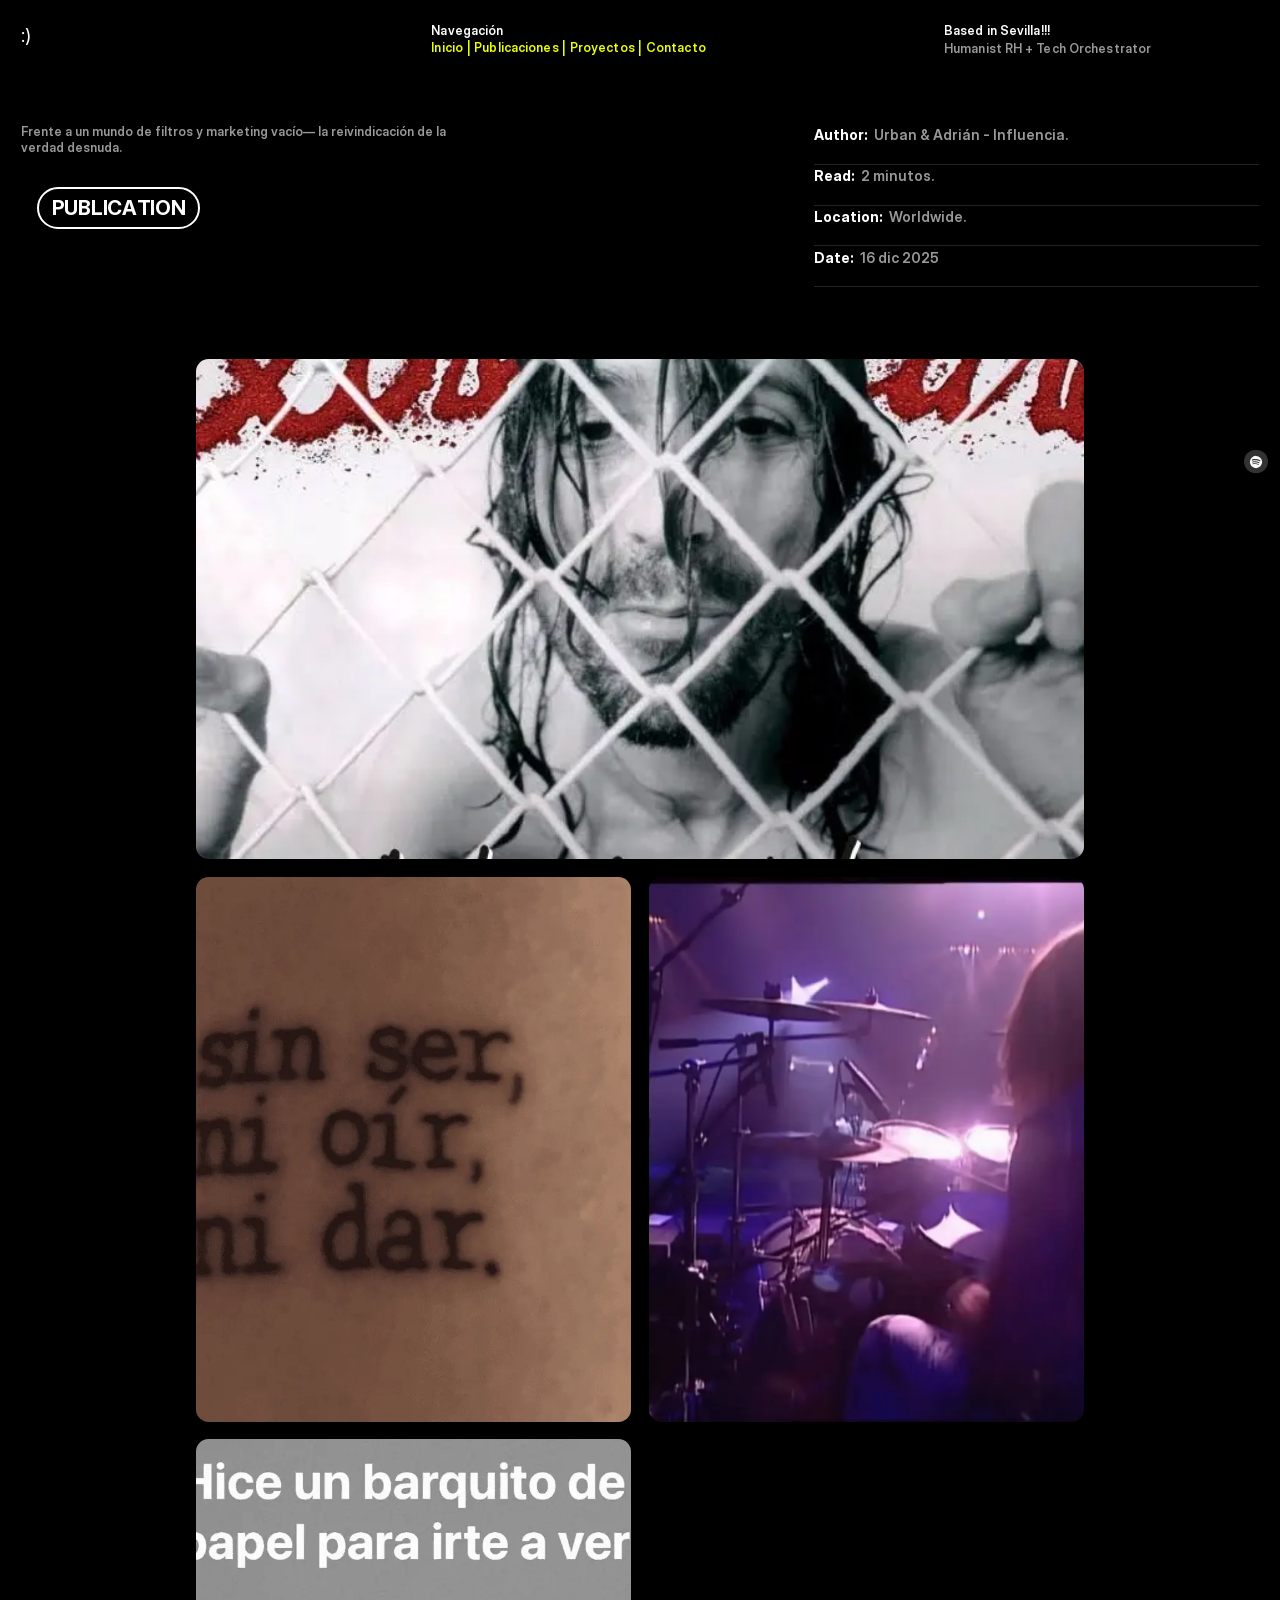
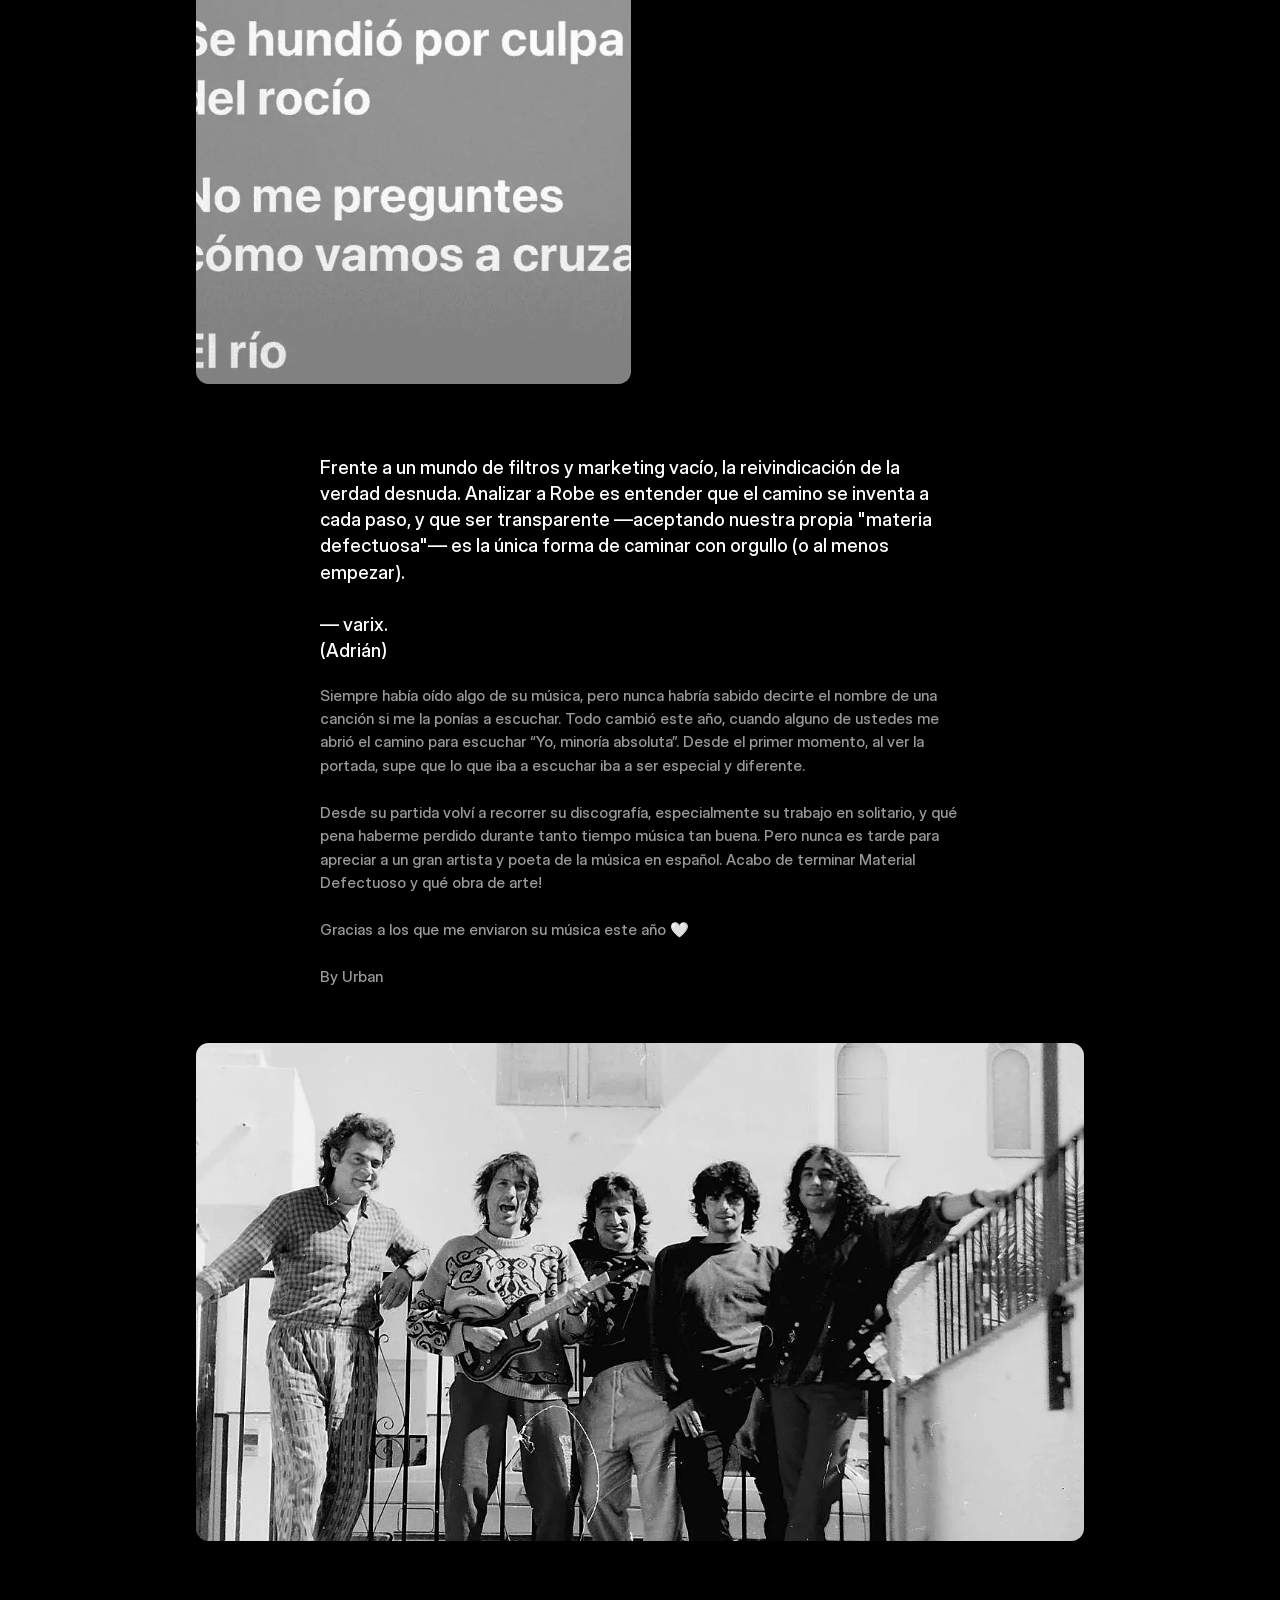
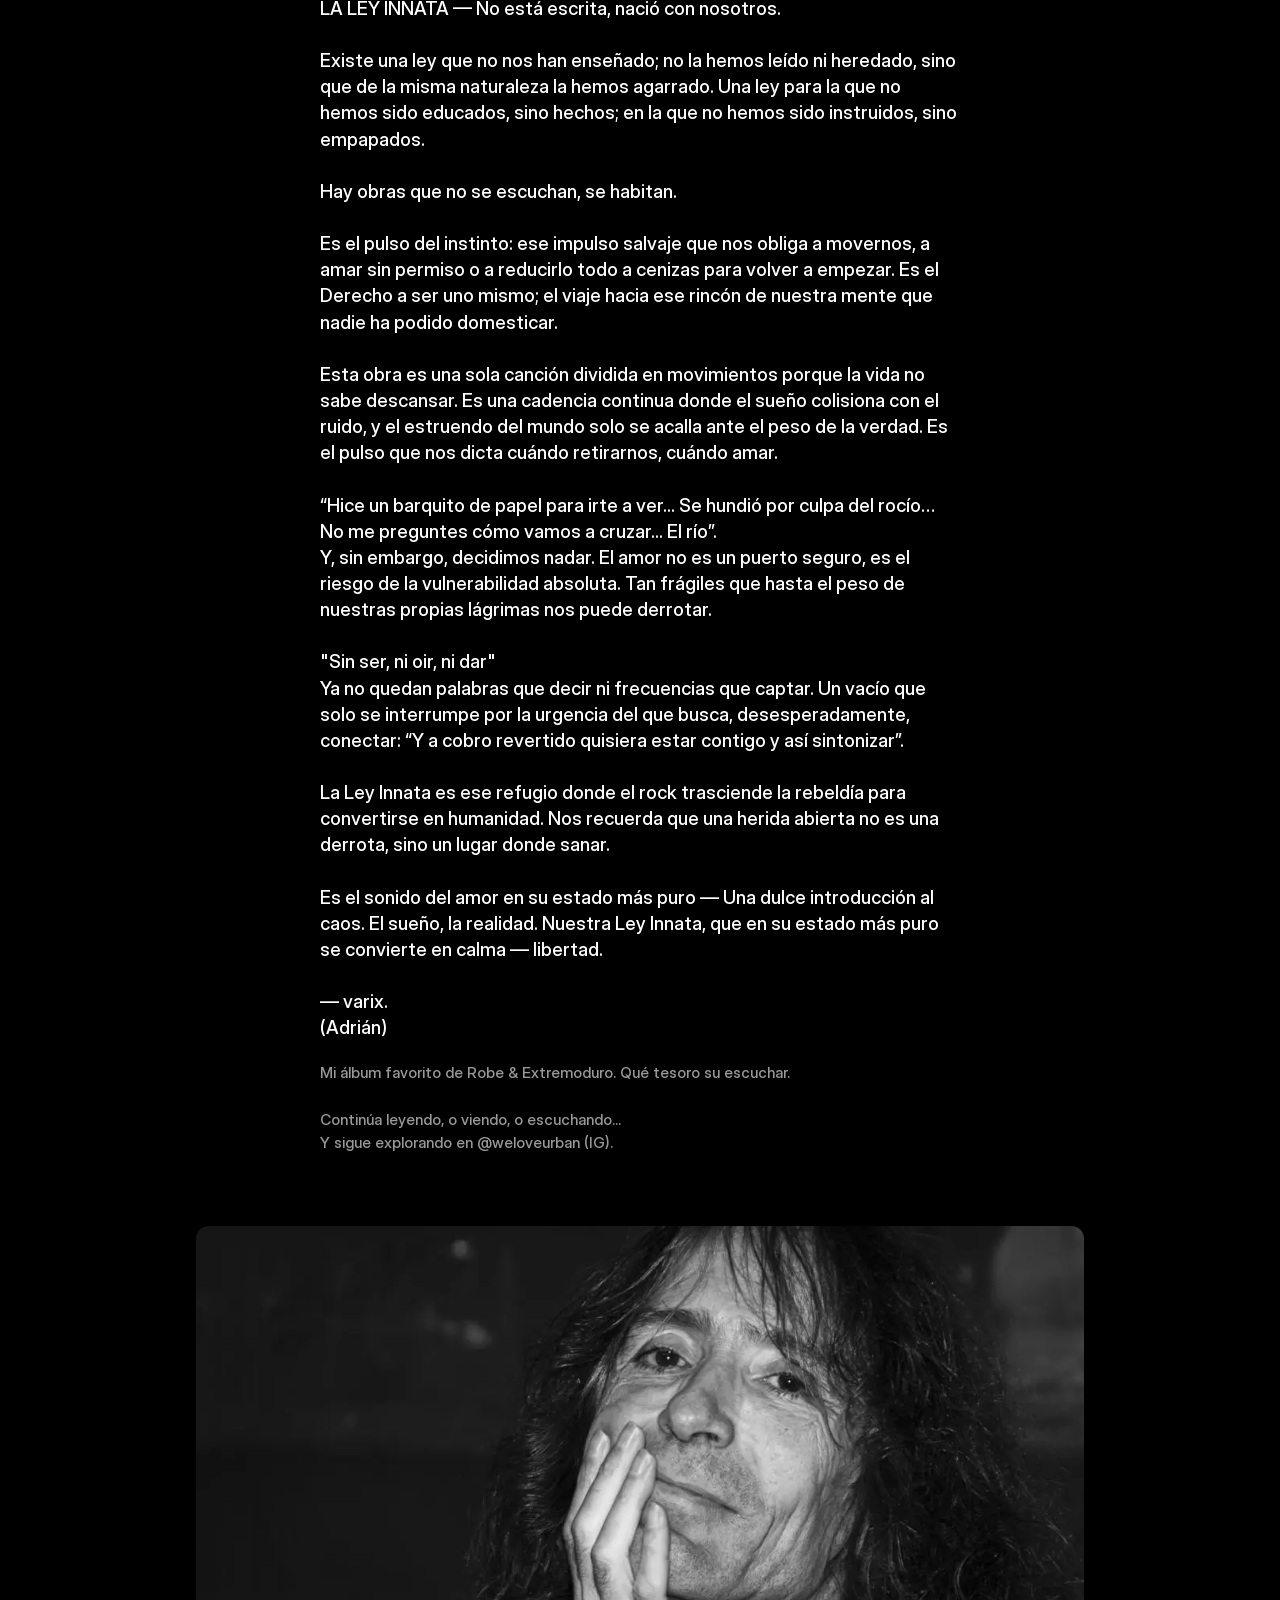
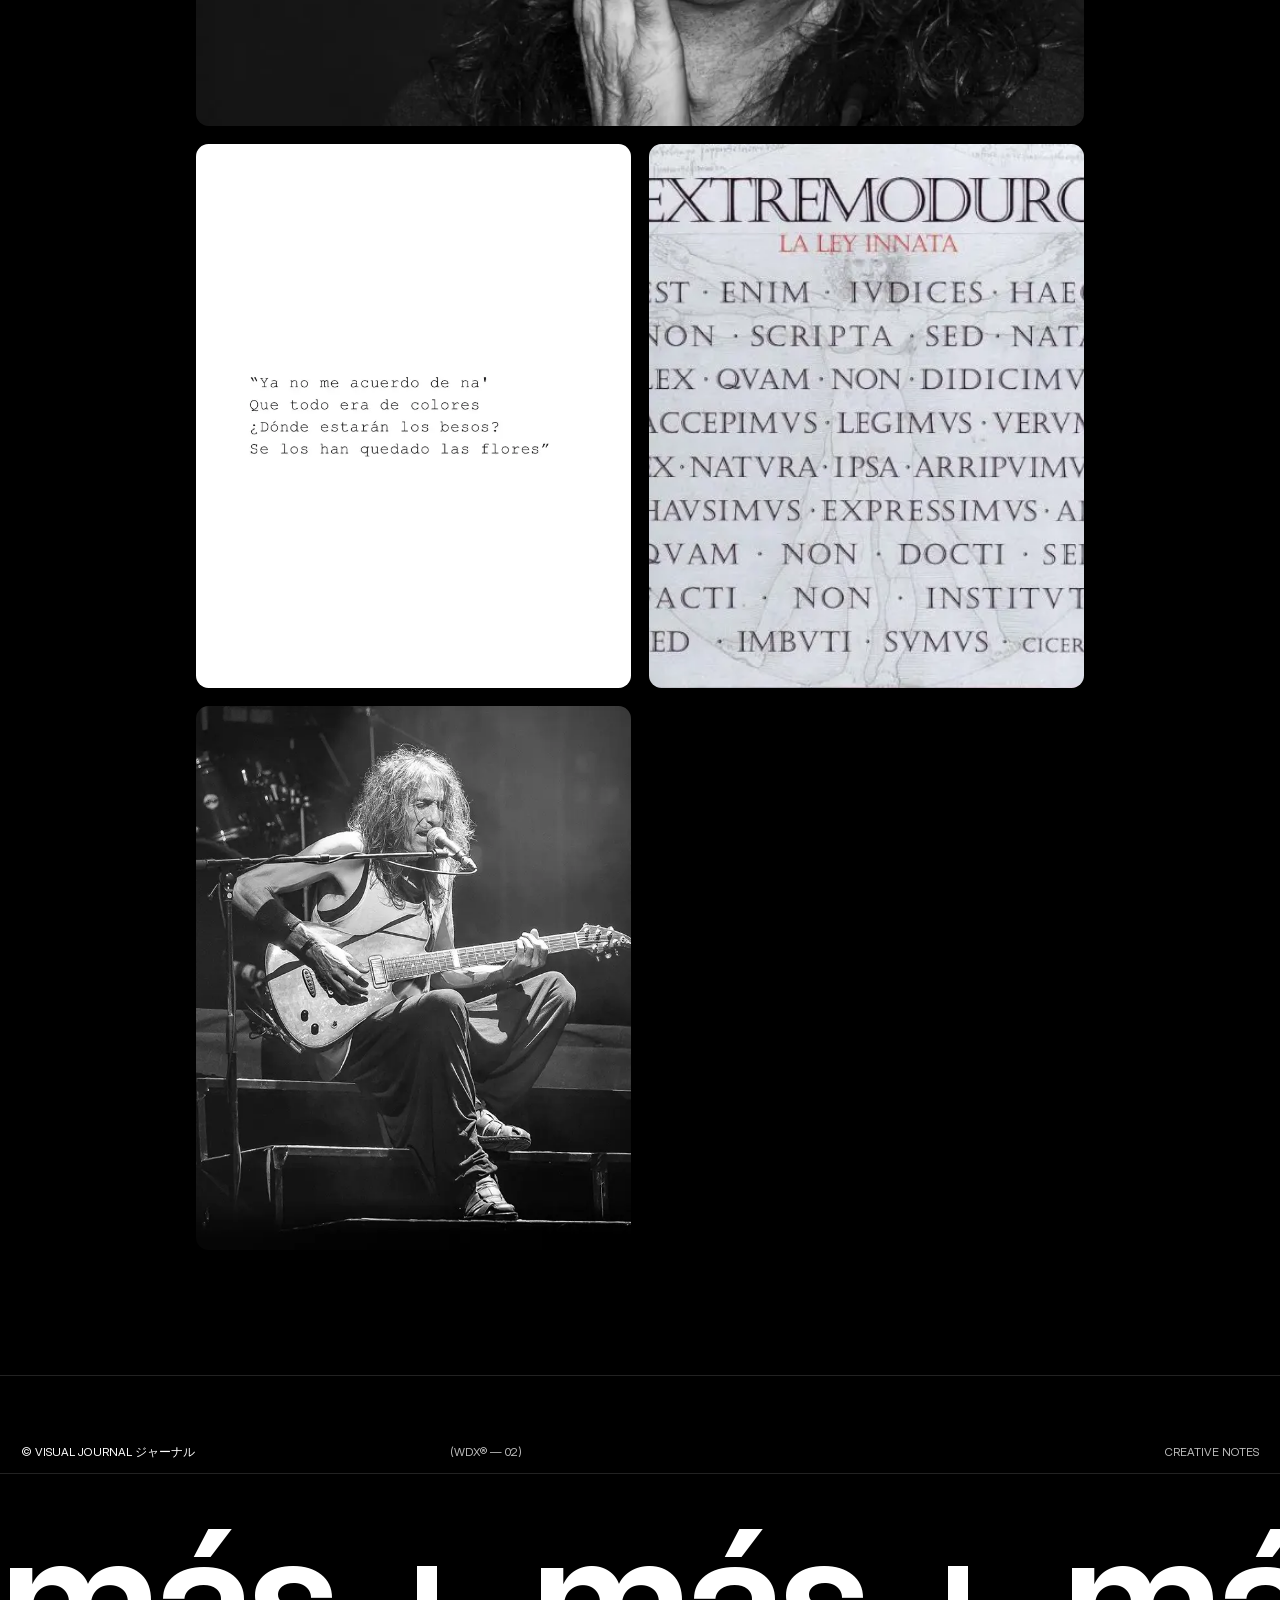
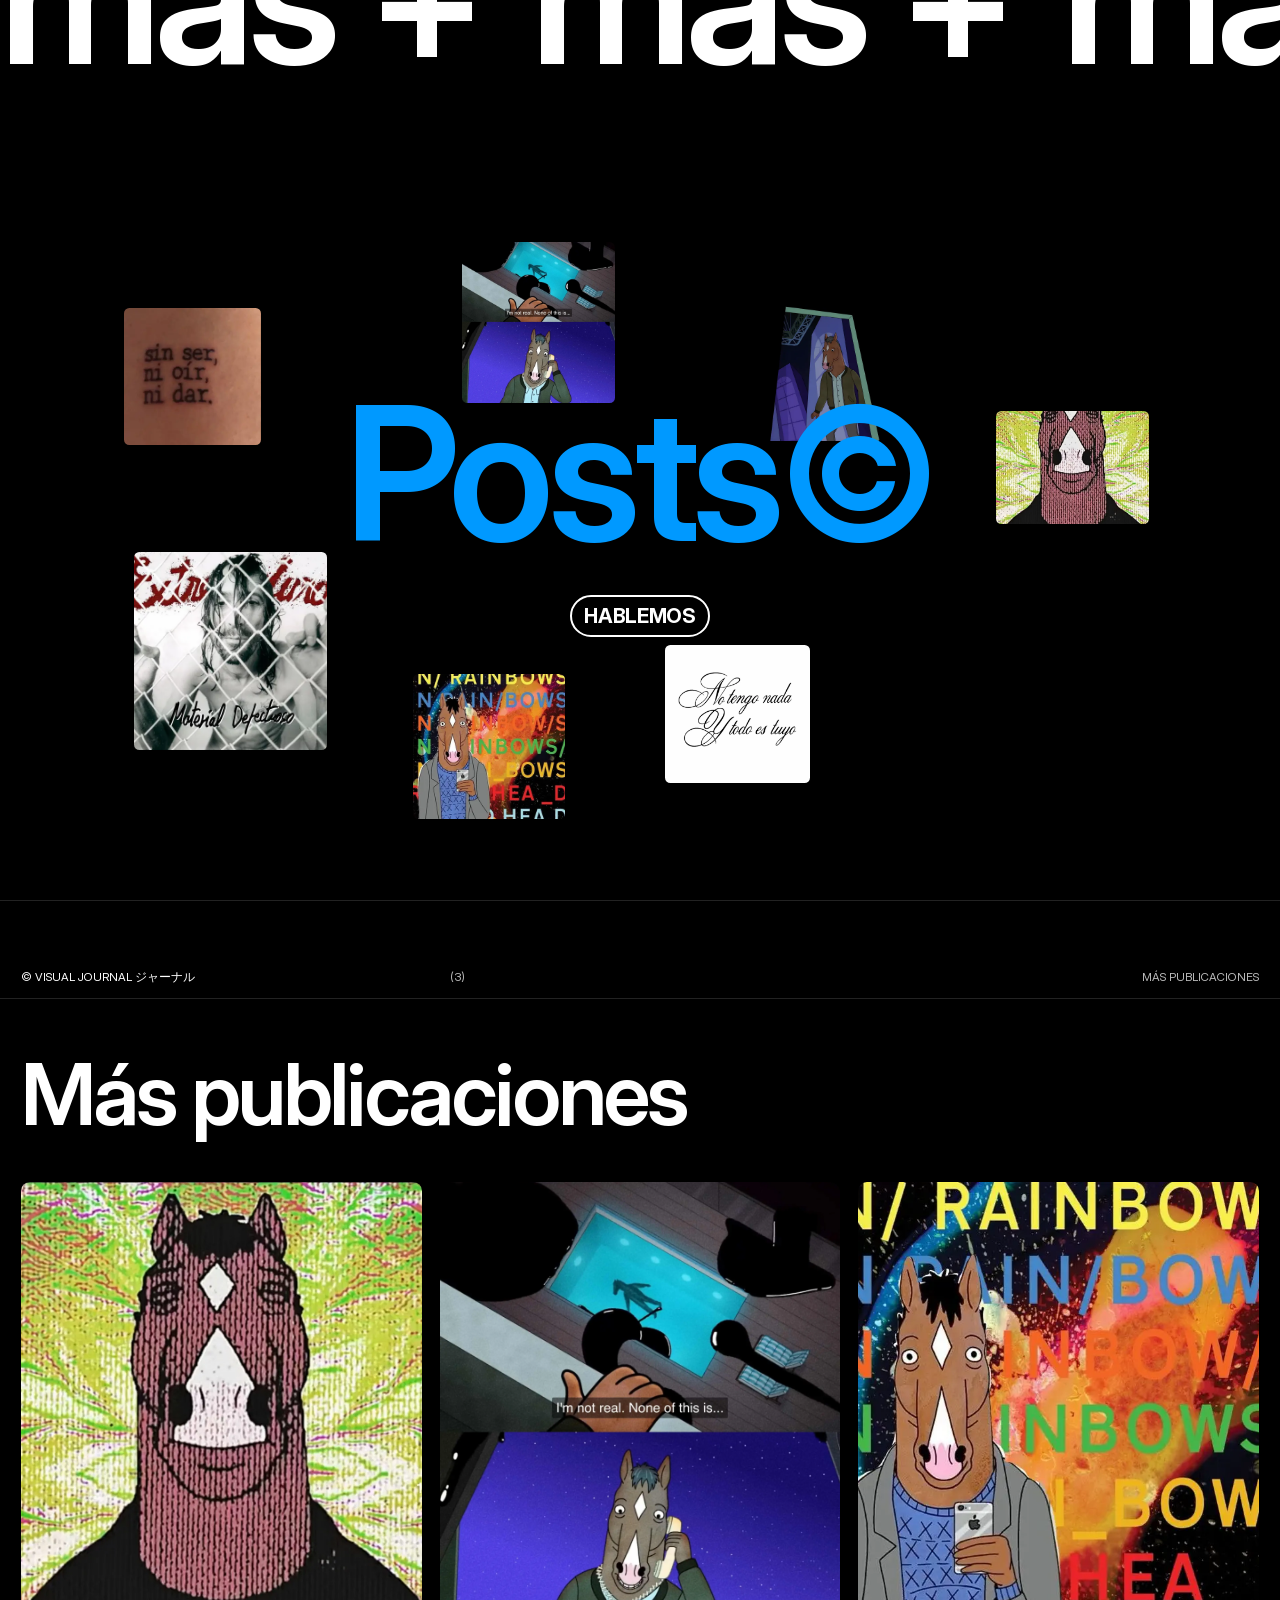
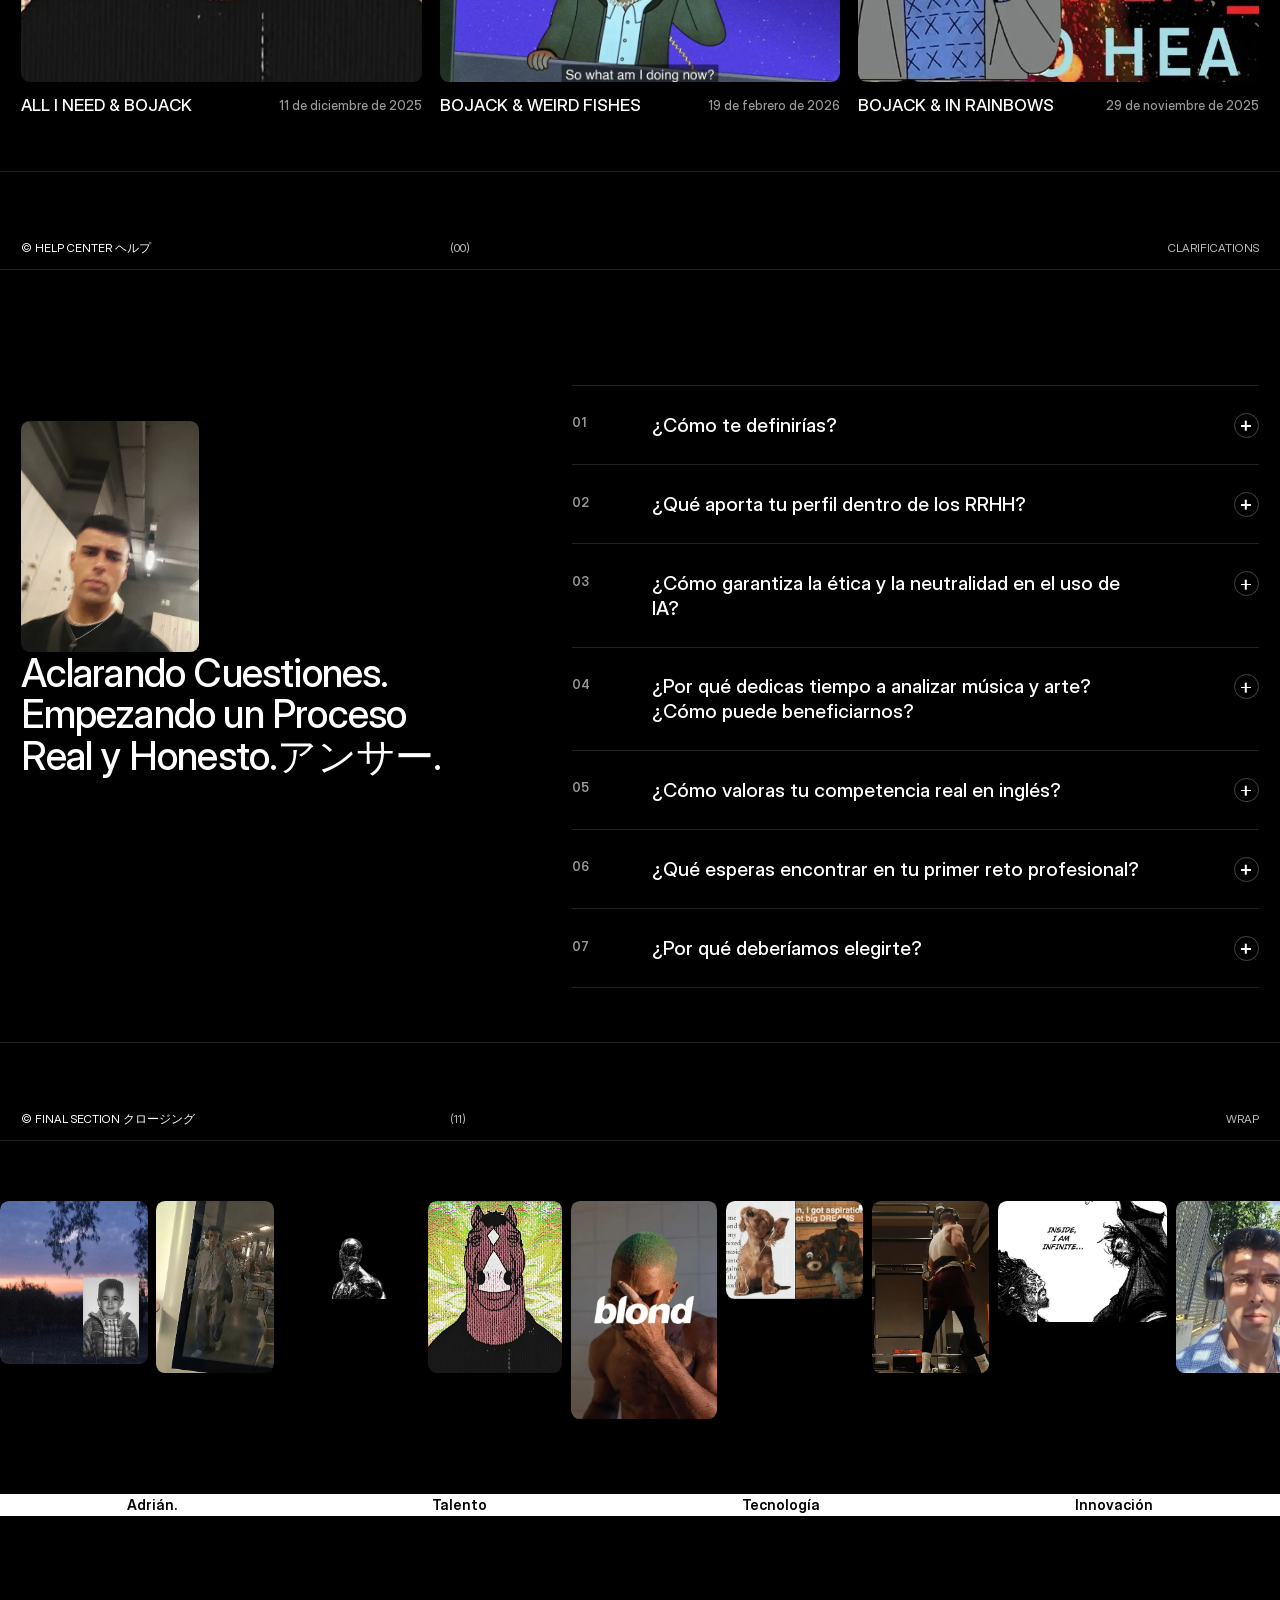
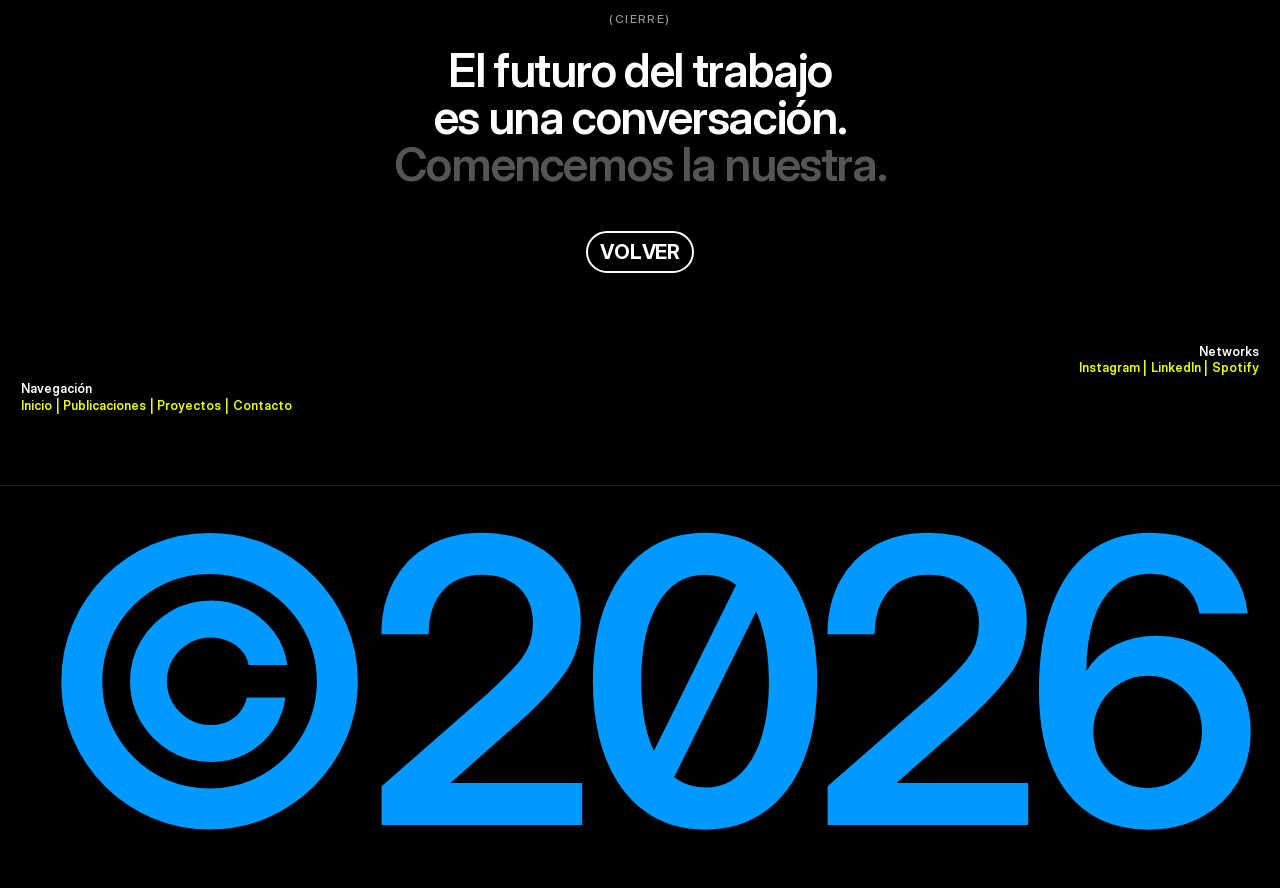
<file: article/robe-extremoduro/index.html>
<!doctype html><html lang="es"><head><meta charset="utf-8"><meta name="viewport" content="width=device-width,initial-scale=1">
<title>16 de diciembre de 2025 — Adrián Valencia</title><meta name="description" content="Frente a un mundo de filtros y marketing vacío— la reivindicación de la verdad desnuda."><meta name="robots" content="max-image-preview:large">
<link rel="canonical" href="https://adrianvalenciarrhh-rgb.github.io/adrianvalencia-personal/article/robe-extremoduro/"><meta property="og:url" content="https://adrianvalenciarrhh-rgb.github.io/adrianvalencia-personal/article/robe-extremoduro/"><meta property="og:type" content="website"><meta property="og:title" content="16 de diciembre de 2025 — Adrián Valencia"><meta property="og:description" content="Frente a un mundo de filtros y marketing vacío— la reivindicación de la verdad desnuda."><meta property="og:image" content="https://adrianvalenciarrhh-rgb.github.io/adrianvalencia-personal/assets/img/og.jpg">
<meta name="twitter:card" content="summary_large_image"><meta name="twitter:title" content="16 de diciembre de 2025 — Adrián Valencia"><meta name="twitter:description" content="Frente a un mundo de filtros y marketing vacío— la reivindicación de la verdad desnuda."><meta name="twitter:image" content="https://adrianvalenciarrhh-rgb.github.io/adrianvalencia-personal/assets/img/og.jpg">
<link rel="icon" href="../../favicon.png"><link rel="apple-touch-icon" href="../../apple-touch-icon.png">
<link rel="preload" href="../../assets/fonts/InterDisplay-SemiBold.woff2" as="font" type="font/woff2" crossorigin><link rel="preload" href="../../assets/fonts/InterDisplay-Medium.woff2" as="font" type="font/woff2" crossorigin>
<link rel="stylesheet" href="../../assets/style.css"></head>
<body class="art"><header class="hdr" id="top"><a class="logo" href="../../#top">:)</a>
<div class="hnav"><p>Navegación</p><nav><a href="../../"><span class="roll" aria-label="Inicio"><span class="r1" aria-hidden="true"><span style="--i:0">I</span><span style="--i:1">n</span><span style="--i:2">i</span><span style="--i:3">c</span><span style="--i:4">i</span><span style="--i:5">o</span></span><span class="r2" aria-hidden="true"><span style="--i:0">I</span><span style="--i:1">n</span><span style="--i:2">i</span><span style="--i:3">c</span><span style="--i:4">i</span><span style="--i:5">o</span></span></span></a><i>|</i><a href="../../gallery/"><span class="roll" aria-label="Publicaciones"><span class="r1" aria-hidden="true"><span style="--i:0">P</span><span style="--i:1">u</span><span style="--i:2">b</span><span style="--i:3">l</span><span style="--i:4">i</span><span style="--i:5">c</span><span style="--i:6">a</span><span style="--i:7">c</span><span style="--i:8">i</span><span style="--i:9">o</span><span style="--i:10">n</span><span style="--i:11">e</span><span style="--i:12">s</span></span><span class="r2" aria-hidden="true"><span style="--i:0">P</span><span style="--i:1">u</span><span style="--i:2">b</span><span style="--i:3">l</span><span style="--i:4">i</span><span style="--i:5">c</span><span style="--i:6">a</span><span style="--i:7">c</span><span style="--i:8">i</span><span style="--i:9">o</span><span style="--i:10">n</span><span style="--i:11">e</span><span style="--i:12">s</span></span></span></a><i>|</i><a href="../../work/"><span class="roll" aria-label="Proyectos"><span class="r1" aria-hidden="true"><span style="--i:0">P</span><span style="--i:1">r</span><span style="--i:2">o</span><span style="--i:3">y</span><span style="--i:4">e</span><span style="--i:5">c</span><span style="--i:6">t</span><span style="--i:7">o</span><span style="--i:8">s</span></span><span class="r2" aria-hidden="true"><span style="--i:0">P</span><span style="--i:1">r</span><span style="--i:2">o</span><span style="--i:3">y</span><span style="--i:4">e</span><span style="--i:5">c</span><span style="--i:6">t</span><span style="--i:7">o</span><span style="--i:8">s</span></span></span></a><i>|</i><a href="../../contact/"><span class="roll" aria-label="Contacto"><span class="r1" aria-hidden="true"><span style="--i:0">C</span><span style="--i:1">o</span><span style="--i:2">n</span><span style="--i:3">t</span><span style="--i:4">a</span><span style="--i:5">c</span><span style="--i:6">t</span><span style="--i:7">o</span></span><span class="r2" aria-hidden="true"><span style="--i:0">C</span><span style="--i:1">o</span><span style="--i:2">n</span><span style="--i:3">t</span><span style="--i:4">a</span><span style="--i:5">c</span><span style="--i:6">t</span><span style="--i:7">o</span></span></span></a></nav></div>
<div class="hloc"><p>Based in Sevilla!!!</p><p class="g">Humanist RH + Tech Orchestrator </p></div></header><main>
<section class="ah"><div class="ah-l"><div class="ah-ex"><p>Frente a un mundo de filtros y marketing vacío— la reivindicación de la verdad desnuda. </p></div><a class="pill" href="https://www.instagram.com/p/DSV0WeQkWV-/?igsh=eXpkejhyYWY1emo0" target="_blank" rel="noopener"><span class="roll" aria-label="Publication"><span class="r1" aria-hidden="true"><span style="--i:0">P</span><span style="--i:1">u</span><span style="--i:2">b</span><span style="--i:3">l</span><span style="--i:4">i</span><span style="--i:5">c</span><span style="--i:6">a</span><span style="--i:7">t</span><span style="--i:8">i</span><span style="--i:9">o</span><span style="--i:10">n</span></span><span class="r2" aria-hidden="true"><span style="--i:0">P</span><span style="--i:1">u</span><span style="--i:2">b</span><span style="--i:3">l</span><span style="--i:4">i</span><span style="--i:5">c</span><span style="--i:6">a</span><span style="--i:7">t</span><span style="--i:8">i</span><span style="--i:9">o</span><span style="--i:10">n</span></span></span></a></div><ul class="meta"><li><b>Author:</b><span>Urban &amp; Adrián - Influencia. </span></li><li><b>Read:</b><span>2 minutos.</span></li><li><b>Location:</b><span>Worldwide. </span></li><li><b>Date:</b><span>16 dic 2025</span></li></ul></section>
<section class="col1"><div class="c c0" data-reveal><img class="" src="../../assets/img/1WIeMXRWi4fV6Cx9FLsA8TJLN9Y.webp" width="712" height="712" alt="" fetchpriority="high"></div><div class="c c1" data-reveal><img class="" src="../../assets/img/4bPWWRKiLOZVOZgsyZxqIp4Xlqo.webp" width="774" height="840" alt="" fetchpriority="high"></div><div class="c c2" data-reveal><img class="" src="../../assets/img/JtATQuoUr6MpZY0CtRevmHJ6Q.webp" width="720" height="720" alt="" loading="lazy" decoding="async"></div><div class="c c3" data-reveal><img class="" src="../../assets/img/jafOCgmXvKTMdWOeTzEkuWxrtg.webp" width="1033" height="831" alt="" loading="lazy" decoding="async"></div></section>
<section class="abody"><div class="rich w" data-reveal><p>Frente a un mundo de filtros y marketing vacío, la reivindicación de la verdad desnuda. Analizar a Robe es entender que el camino se inventa a cada paso, y que ser transparente —aceptando nuestra propia "materia defectuosa"— es la única forma de caminar con orgullo (o al menos empezar).

— varix. 
(Adrián)
</p></div><div class="rich g" data-reveal><p>Siempre había oído algo de su música, pero nunca habría sabido decirte el nombre de una canción si me la ponías a escuchar. Todo cambió este año, cuando alguno de ustedes me abrió el camino para escuchar “Yo, minoría absoluta”. Desde el primer momento, al ver la portada, supe que lo que iba a escuchar iba a ser especial y diferente.

Desde su partida volví a recorrer su discografía, especialmente su trabajo en solitario, y qué pena haberme perdido durante tanto tiempo música tan buena. Pero nunca es tarde para apreciar a un gran artista y poeta de la música en español. Acabo de terminar Material Defectuoso y qué obra de arte!

Gracias a los que me enviaron su música este año 🤍

By Urban</p></div><div class="wide" data-reveal><img class="" src="../../assets/img/x3bo01APKUDmPWXbOLrJ1RMRBvA.webp" width="1200" height="840" alt="" loading="lazy" decoding="async"></div><div class="rich w" data-reveal><p>LA LEY INNATA — No está escrita, nació con nosotros.

Existe una ley que no nos han enseñado; no la hemos leído ni heredado, sino que de la misma naturaleza la hemos agarrado. Una ley para la que no hemos sido educados, sino hechos; en la que no hemos sido instruidos, sino empapados.

Hay obras que no se escuchan, se habitan.

Es el pulso del instinto: ese impulso salvaje que nos obliga a movernos, a amar sin permiso o a reducirlo todo a cenizas para volver a empezar. Es el Derecho a ser uno mismo; el viaje hacia ese rincón de nuestra mente que nadie ha podido domesticar.

Esta obra es una sola canción dividida en movimientos porque la vida no sabe descansar. Es una cadencia continua donde el sueño colisiona con el ruido, y el estruendo del mundo solo se acalla ante el peso de la verdad. Es el pulso que nos dicta cuándo retirarnos, cuándo amar. 

“Hice un barquito de papel para irte a ver... Se hundió por culpa del rocío… 
No me preguntes cómo vamos a cruzar... El río”.
Y, sin embargo, decidimos nadar. El amor no es un puerto seguro, es el riesgo de la vulnerabilidad absoluta. Tan frágiles que hasta el peso de nuestras propias lágrimas nos puede derrotar.

"Sin ser, ni oir, ni dar"
Ya no quedan palabras que decir ni frecuencias que captar. Un vacío que solo se interrumpe por la urgencia del que busca, desesperadamente, conectar: “Y a cobro revertido quisiera estar contigo y así sintonizar”.

La Ley Innata es ese refugio donde el rock trasciende la rebeldía para convertirse en humanidad. Nos recuerda que una herida abierta no es una derrota, sino un lugar donde sanar.

Es el sonido del amor en su estado más puro — Una dulce introducción al caos. El sueño, la realidad. Nuestra Ley Innata, que en su estado más puro se convierte en calma — libertad. 

— varix. 
(Adrián)
</p></div><div class="rich g" data-reveal><p>Mi álbum favorito de Robe &amp; Extremoduro. Qué tesoro su escuchar. 

Continúa leyendo, o viendo, o escuchando...
Y sigue explorando en @weloveurban (IG).</p></div></section>
<section class="col2"><div class="c c0" data-reveal><img class="" src="../../assets/img/wTHKfUlVFT1k75m2JAxJxk06RY.webp" width="1120" height="700" alt="" loading="lazy" decoding="async"></div><div class="c c1" data-reveal><img class="" src="../../assets/img/wUW7ttonlpjqSqcGgG4qeR4K9k.webp" width="788" height="1068" alt="" loading="lazy" decoding="async"></div><div class="c c2" data-reveal><img class="" src="../../assets/img/ZW3CdFZNIE2z7QBxVSZBCgCDZEw.webp" width="500" height="495" alt="" loading="lazy" decoding="async"></div><div class="c c3" data-reveal><img class="" src="../../assets/img/jZO7mcglXKJJmpywBIRihaiAxm4.webp" width="1200" height="843" alt="" loading="lazy" decoding="async"></div></section>

<section class="sec s06"><div class="lbl" data-reveal><h6>© Visual Journal ジャーナル</h6><h6 class="g n">(WDX® — 02)</h6><h6 class="g r">Creative Notes</h6></div><div class="mq " style="--d:40s"><div class="mq-t"><h2 class="big">más +</h2><h2 class="big">más +</h2><h2 class="big">más +</h2><h2 class="big">más +</h2><h2 class="big">más +</h2><h2 class="big">más +</h2></div><div class="mq-t" aria-hidden="true"><h2 class="big">más +</h2><h2 class="big">más +</h2><h2 class="big">más +</h2><h2 class="big">más +</h2><h2 class="big">más +</h2><h2 class="big">más +</h2></div></div><div class="posts"><a class="pi" style="--x:520;--y:56;--w:172;--h:181;--k:0" href="https://www.instagram.com/p/DU7A2dEkZJT/?utm_source=ig_web_copy_link&igsh=MzRlODBiNWFlZA==" target="_blank" rel="noopener"><img class="" src="../../assets/img/ZeFPhY9CE552aV3BEoDKkxN5yUk.webp" width="1800" height="2401" alt="Publicación" loading="lazy" decoding="async"></a><a class="pi" style="--x:861;--y:123;--w:131;--h:157;--k:1" href="https://www.instagram.com/p/DU7A2dEkZJT/?utm_source=ig_web_copy_link&igsh=MzRlODBiNWFlZA==" target="_blank" rel="noopener"><img class="" src="../../assets/img/8eoTIiXtMn8WHwNzILXuotuB4fw.webp" width="1400" height="806" alt="Publicación" loading="lazy" decoding="async"></a><a class="pi" style="--x:139;--y:130;--w:155;--h:154;--k:2" href="https://www.instagram.com/p/DSV0WeQkWV-/?igsh=eXpkejhyYWY1emo0" target="_blank" rel="noopener"><img class="" src="../../assets/img/RW3xrsftCzEIV4FRv4pliqkgZa0.webp" width="400" height="400" alt="Publicación" loading="lazy" decoding="async"></a><a class="pi" style="--x:1120;--y:246;--w:173;--h:127;--k:3" href="https://www.instagram.com/p/DSGmKsaEa4_/?igsh=Y3NjNDMwdGo4cW1t" target="_blank" rel="noopener"><img class="" src="../../assets/img/CCKaFSMrflDO9xFSCxQyUkkUYY.webp" width="1080" height="1344" alt="Publicación" loading="lazy" decoding="async"></a><a class="pi" style="--x:151;--y:405;--w:217;--h:222;--k:4" href="https://www.instagram.com/p/DSV0WeQkWV-/?igsh=eXpkejhyYWY1emo0" target="_blank" rel="noopener"><img class="" src="../../assets/img/m6osoWNqu7WWi769Di0Dfgo23U.webp" width="434" height="434" alt="Publicación" loading="lazy" decoding="async"></a><div class="pi" style="--x:1027;--y:505;--w:165;--h:164;--k:5"><video class="" src="../../assets/media/tWVc8fP78CN4KdCUEIVohiQYOM8.mp4" autoplay muted loop playsinline style=""></video></div><a class="pi" style="--x:748;--y:509;--w:163;--h:156;--k:6" href="https://www.instagram.com/p/DRoAtxAkeO-/?igsh=NWwwanVsNjhtc3Nt" target="_blank" rel="noopener"><img class="" src="../../assets/img/NOWXlXUPlrpi8lo87IAxwn9A.webp" width="1024" height="1024" alt="Publicación" loading="lazy" decoding="async"></a><a class="pi" style="--x:465;--y:542;--w:171;--h:163;--k:7" href="https://www.instagram.com/p/DRoAtxAkeO-/?igsh=NWwwanVsNjhtc3Nt" target="_blank" rel="noopener"><img class="" src="../../assets/img/ZZyqpemwkPVH5qzAxTusAIdlC6w.webp" width="400" height="400" alt="Publicación" loading="lazy" decoding="async"></a>
<a class="posts-t" href="https://www.instagram.com/weloveurban" target="_blank" rel="noopener">Posts©</a><div class="posts-b"><a class="pill" href="../../contact/"><span class="roll" aria-label="Hablemos"><span class="r1" aria-hidden="true"><span style="--i:0">H</span><span style="--i:1">a</span><span style="--i:2">b</span><span style="--i:3">l</span><span style="--i:4">e</span><span style="--i:5">m</span><span style="--i:6">o</span><span style="--i:7">s</span></span><span class="r2" aria-hidden="true"><span style="--i:0">H</span><span style="--i:1">a</span><span style="--i:2">b</span><span style="--i:3">l</span><span style="--i:4">e</span><span style="--i:5">m</span><span style="--i:6">o</span><span style="--i:7">s</span></span></span></a></div></div></section>
<section class="sec pn" aria-label="Más publicaciones"><div class="lbl" data-reveal><h6>© Visual Journal ジャーナル</h6><h6 class="g n">(3)</h6><h6 class="g r">Más publicaciones</h6></div><h2 class="pn-h">Más publicaciones</h2><div class="pn-g"><a class="pn-c" href="../all-i-need-bojack/"><div class="pn-ci"><img class="" src="../../assets/img/CCKaFSMrflDO9xFSCxQyUkkUYY.webp" width="1080" height="1344" alt="" loading="lazy" decoding="async"><span class="pn-lab">Leer publicación →</span></div><div class="pn-cap"><span class="pt"><span class="roll" aria-label="All I Need &amp; BoJack"><span class="r1" aria-hidden="true"><span style="--i:0">A</span><span style="--i:1">l</span><span style="--i:2">l</span><span style="--i:3">&nbsp;</span><span style="--i:4">I</span><span style="--i:5">&nbsp;</span><span style="--i:6">N</span><span style="--i:7">e</span><span style="--i:8">e</span><span style="--i:9">d</span><span style="--i:10">&nbsp;</span><span style="--i:11">&amp;</span><span style="--i:12">&nbsp;</span><span style="--i:13">B</span><span style="--i:14">o</span><span style="--i:15">J</span><span style="--i:16">a</span><span style="--i:17">c</span><span style="--i:18">k</span></span><span class="r2" aria-hidden="true"><span style="--i:0">A</span><span style="--i:1">l</span><span style="--i:2">l</span><span style="--i:3">&nbsp;</span><span style="--i:4">I</span><span style="--i:5">&nbsp;</span><span style="--i:6">N</span><span style="--i:7">e</span><span style="--i:8">e</span><span style="--i:9">d</span><span style="--i:10">&nbsp;</span><span style="--i:11">&amp;</span><span style="--i:12">&nbsp;</span><span style="--i:13">B</span><span style="--i:14">o</span><span style="--i:15">J</span><span style="--i:16">a</span><span style="--i:17">c</span><span style="--i:18">k</span></span></span></span><span class="g">11 de diciembre de 2025</span></div></a><a class="pn-c" href="../bojack-weird-fishes/"><div class="pn-ci"><img class="" src="../../assets/img/ZeFPhY9CE552aV3BEoDKkxN5yUk.webp" width="1800" height="2401" alt="" loading="lazy" decoding="async"><span class="pn-lab">Leer publicación →</span></div><div class="pn-cap"><span class="pt"><span class="roll" aria-label="BoJack &amp; Weird Fishes"><span class="r1" aria-hidden="true"><span style="--i:0">B</span><span style="--i:1">o</span><span style="--i:2">J</span><span style="--i:3">a</span><span style="--i:4">c</span><span style="--i:5">k</span><span style="--i:6">&nbsp;</span><span style="--i:7">&amp;</span><span style="--i:8">&nbsp;</span><span style="--i:9">W</span><span style="--i:10">e</span><span style="--i:11">i</span><span style="--i:12">r</span><span style="--i:13">d</span><span style="--i:14">&nbsp;</span><span style="--i:15">F</span><span style="--i:16">i</span><span style="--i:17">s</span><span style="--i:18">h</span><span style="--i:19">e</span><span style="--i:20">s</span></span><span class="r2" aria-hidden="true"><span style="--i:0">B</span><span style="--i:1">o</span><span style="--i:2">J</span><span style="--i:3">a</span><span style="--i:4">c</span><span style="--i:5">k</span><span style="--i:6">&nbsp;</span><span style="--i:7">&amp;</span><span style="--i:8">&nbsp;</span><span style="--i:9">W</span><span style="--i:10">e</span><span style="--i:11">i</span><span style="--i:12">r</span><span style="--i:13">d</span><span style="--i:14">&nbsp;</span><span style="--i:15">F</span><span style="--i:16">i</span><span style="--i:17">s</span><span style="--i:18">h</span><span style="--i:19">e</span><span style="--i:20">s</span></span></span></span><span class="g">19 de febrero de 2026</span></div></a><a class="pn-c" href="../bojack-in-rainbows/"><div class="pn-ci"><img class="" src="../../assets/img/4j6scaCCxhGJSAHy5oiB2Stsfo.webp" width="759" height="757" alt="" loading="lazy" decoding="async"><span class="pn-lab">Leer publicación →</span></div><div class="pn-cap"><span class="pt"><span class="roll" aria-label="BoJack &amp; In Rainbows"><span class="r1" aria-hidden="true"><span style="--i:0">B</span><span style="--i:1">o</span><span style="--i:2">J</span><span style="--i:3">a</span><span style="--i:4">c</span><span style="--i:5">k</span><span style="--i:6">&nbsp;</span><span style="--i:7">&amp;</span><span style="--i:8">&nbsp;</span><span style="--i:9">I</span><span style="--i:10">n</span><span style="--i:11">&nbsp;</span><span style="--i:12">R</span><span style="--i:13">a</span><span style="--i:14">i</span><span style="--i:15">n</span><span style="--i:16">b</span><span style="--i:17">o</span><span style="--i:18">w</span><span style="--i:19">s</span></span><span class="r2" aria-hidden="true"><span style="--i:0">B</span><span style="--i:1">o</span><span style="--i:2">J</span><span style="--i:3">a</span><span style="--i:4">c</span><span style="--i:5">k</span><span style="--i:6">&nbsp;</span><span style="--i:7">&amp;</span><span style="--i:8">&nbsp;</span><span style="--i:9">I</span><span style="--i:10">n</span><span style="--i:11">&nbsp;</span><span style="--i:12">R</span><span style="--i:13">a</span><span style="--i:14">i</span><span style="--i:15">n</span><span style="--i:16">b</span><span style="--i:17">o</span><span style="--i:18">w</span><span style="--i:19">s</span></span></span></span><span class="g">29 de noviembre de 2025</span></div></a></div></section>
<section class="sec faq faq-b"><div class="lbl" data-reveal><h6>© Help Center ヘルプ</h6><h6 class="g n">(00)</h6><h6 class="g r">Clarifications</h6></div>
<div class="faq-in"><div class="faq-l"><img class="faq-img" src="../../assets/img/UvmrgGJ5VjkHzuHCGmqR7i20GSw.webp" width="520" height="679" alt="Adrián Valencia" loading="lazy" decoding="async"><h3 data-reveal>Aclarando Cuestiones. Empezando un Proceso Real y Honesto.アンサー.</h3></div>
<ul class="faq-list"><li data-reveal><button class="faq-q" aria-expanded="false"><span class="num">01</span><span class="q">¿Cómo te definirías?</span><span class="plus" aria-hidden="true"></span></button><div class="faq-a"><div><p>Soy feliz, y eso es mucho. Soy realista, aun así elijo tener una buena perspectiva. Soy consciente de quién soy y de mi entorno. Eso me permite actuar de forma genuina y real. Aún así, a veces es necesario lanzarse a la aventura. &quot;Caminante no hay camino, se hace camino al andar&quot;. A veces debemos dar el primer paso, y crear nuestro destino en consecuencia. </p></div></div></li><li data-reveal><button class="faq-q" aria-expanded="false"><span class="num">02</span><span class="q">¿Qué aporta tu perfil dentro de los RRHH?</span><span class="plus" aria-hidden="true"></span></button><div class="faq-a"><div><p>Aporto una arquitectura de pensamiento orientada a la automatización de procesos vacíos. Mi objetivo es usar la tecnología para liberar el tiempo necesario que requiere la verdadera gestión humana: el diálogo y el bienestar.</p></div></div></li><li data-reveal><button class="faq-q" aria-expanded="false"><span class="num">03</span><span class="q">¿Cómo garantiza la ética y la neutralidad en el uso de IA?</span><span class="plus" aria-hidden="true"></span></button><div class="faq-a"><div><p>Sigo marcos de Prompting Responsable. Entiendo la IA como un soporte, no como un decisor. Realizo auditorías manuales de sesgos para asegurar que los procesos de selección sean siempre justos, diversos e inclusivos.</p></div></div></li><li data-reveal><button class="faq-q" aria-expanded="false"><span class="num">04</span><span class="q">¿Por qué dedicas tiempo a analizar música y arte? ¿Cómo puede beneficiarnos?</span><span class="plus" aria-hidden="true"></span></button><div class="faq-a"><div><p>Porque para encontrar talento hay que saber escuchar lo que no se dice. Mi colaboración en medios digitales me ha enseñado a descifrar narrativas y a conectar con audiencias internacionales. El arte me da la empatía y el contexto cultural que a veces los datos no pueden capturar.</p></div></div></li><li data-reveal><button class="faq-q" aria-expanded="false"><span class="num">05</span><span class="q">¿Cómo valoras tu competencia real en inglés?</span><span class="plus" aria-hidden="true"></span></button><div class="faq-a"><div><p>Más allá de mi formación con la UPenn, el inglés es un idioma que ha estado presente en mi vida de forma constante. Lo aplico de manera práctica como Music Content Collaborator en Instagram, colaborando en una de las cuentas pioneras del sector musical. Mi vida técnica y mis aficiones giran en torno a este idioma: Música, Arte, Deporte, Lectura y Filosofía. Aunque siempre hay margen de mejora para alcanzar la excelencia, cuento con la capacidad necesaria para comenzar a operar en cualquier entorno</p></div></div></li><li data-reveal><button class="faq-q" aria-expanded="false"><span class="num">06</span><span class="q">¿Qué esperas encontrar en tu primer reto profesional?</span><span class="plus" aria-hidden="true"></span></button><div class="faq-a"><div><p>Busco el terreno donde transicionar y convertirme en el mejor profesional. Espero encontrar líderes que gestionen por confianza y sistemas que permitan que la innovación fluya. Busco la orilla donde mi capacidad encuentre su utilidad definitiva. Poder evolucionar.</p></div></div></li><li data-reveal><button class="faq-q" aria-expanded="false"><span class="num">07</span><span class="q">¿Por qué deberíamos elegirte?</span><span class="plus" aria-hidden="true"></span></button><div class="faq-a"><div><p>No soy &quot;vendehumos&quot;. Nadie es perfecto. Dicho eso, realmente me considero una persona completa. Me siento orgulloso de quien soy, desde lo personal hasta lo profesional, desde mis pasiones a mis actuaciones. Me siento capaz de actuar según lo esperable; y más importante, aprender y superarme.</p></div></div></li></ul></div></section><section class="sec final"><div class="lbl" data-reveal><h6>© Final Section クロージング</h6><h6 class="g n">(11)</h6><h6 class="g r">Wrap</h6></div>
<div class="imq"><div class="imq-t"><div class="wi" style="--w:166;--h:183"><img class="" src="../../assets/img/JCHJjIOxZ172hEiC6nJxh6B8.webp" width="1080" height="1468" alt="" loading="lazy" decoding="async"></div><div class="wi" style="--w:132;--h:193"><img class="" src="../../assets/img/nRtJeVkqT6yi0EFC51btEuBG2m8.webp" width="400" height="540" alt="" loading="lazy" decoding="async"></div><div class="wi" style="--w:154;--h:110"><img class="" src="../../assets/img/4A35Qu0QVWM7RSJeXyO1RFyD0w.webp" width="560" height="315" alt="" loading="lazy" decoding="async"></div><div class="wi" style="--w:150;--h:193"><img class="" src="../../assets/img/CCKaFSMrflDO9xFSCxQyUkkUYY.webp" width="1080" height="1344" alt="" loading="lazy" decoding="async"></div><div class="wi" style="--w:165;--h:245"><img class="" src="../../assets/img/qozy7WIynzf0CKygVjUmz46aTlM.webp" width="400" height="600" alt="" loading="lazy" decoding="async"></div><div class="wi" style="--w:154;--h:110"><img class="" src="../../assets/img/dLRgGMrvTkYQulnJATFpN0hdjCo.webp" width="400" height="267" alt="" loading="lazy" decoding="async"></div><div class="wi" style="--w:132;--h:193"><img class="" src="../../assets/img/WZtZ3pAf5KMtJljXbXwGHdpw.webp" width="400" height="639" alt="" loading="lazy" decoding="async"></div><div class="wi" style="--w:190;--h:136"><img class="" src="../../assets/img/u3DLyOcICfoGbTdfNFyX5tz1A.webp" width="1080" height="1061" alt="" loading="lazy" decoding="async"></div><div class="wi" style="--w:190;--h:193"><img class="" src="../../assets/img/oa5XfXW8ftJGcgNgKzcAjRFRM8.webp" width="946" height="946" alt="" loading="lazy" decoding="async"></div></div><div class="imq-t" aria-hidden="true"><div class="wi" style="--w:166;--h:183"><img class="" src="../../assets/img/JCHJjIOxZ172hEiC6nJxh6B8.webp" width="1080" height="1468" alt="" loading="lazy" decoding="async"></div><div class="wi" style="--w:132;--h:193"><img class="" src="../../assets/img/nRtJeVkqT6yi0EFC51btEuBG2m8.webp" width="400" height="540" alt="" loading="lazy" decoding="async"></div><div class="wi" style="--w:154;--h:110"><img class="" src="../../assets/img/4A35Qu0QVWM7RSJeXyO1RFyD0w.webp" width="560" height="315" alt="" loading="lazy" decoding="async"></div><div class="wi" style="--w:150;--h:193"><img class="" src="../../assets/img/CCKaFSMrflDO9xFSCxQyUkkUYY.webp" width="1080" height="1344" alt="" loading="lazy" decoding="async"></div><div class="wi" style="--w:165;--h:245"><img class="" src="../../assets/img/qozy7WIynzf0CKygVjUmz46aTlM.webp" width="400" height="600" alt="" loading="lazy" decoding="async"></div><div class="wi" style="--w:154;--h:110"><img class="" src="../../assets/img/dLRgGMrvTkYQulnJATFpN0hdjCo.webp" width="400" height="267" alt="" loading="lazy" decoding="async"></div><div class="wi" style="--w:132;--h:193"><img class="" src="../../assets/img/WZtZ3pAf5KMtJljXbXwGHdpw.webp" width="400" height="639" alt="" loading="lazy" decoding="async"></div><div class="wi" style="--w:190;--h:136"><img class="" src="../../assets/img/u3DLyOcICfoGbTdfNFyX5tz1A.webp" width="1080" height="1061" alt="" loading="lazy" decoding="async"></div><div class="wi" style="--w:190;--h:193"><img class="" src="../../assets/img/oa5XfXW8ftJGcgNgKzcAjRFRM8.webp" width="946" height="946" alt="" loading="lazy" decoding="async"></div></div></div>
<div class="band"><div class="band-t"><p>Adrián.</p><p>Talento</p><p>Tecnología</p><p>Innovación</p></div></div>
<div class="closing" data-reveal><p class="k">(Cierre)</p><p>El futuro del trabajo<br>es una conversación.</p><p class="g">Comencemos la nuestra.</p></div>
<div class="center" data-reveal><a class="pill" href="#top"><span class="roll" aria-label="Volver"><span class="r1" aria-hidden="true"><span style="--i:0">V</span><span style="--i:1">o</span><span style="--i:2">l</span><span style="--i:3">v</span><span style="--i:4">e</span><span style="--i:5">r</span></span><span class="r2" aria-hidden="true"><span style="--i:0">V</span><span style="--i:1">o</span><span style="--i:2">l</span><span style="--i:3">v</span><span style="--i:4">e</span><span style="--i:5">r</span></span></span></a></div>
<footer class="ftr"><div class="fnav"><p>Navegación</p><nav><a href="../../"><span class="roll" aria-label="Inicio"><span class="r1" aria-hidden="true"><span style="--i:0">I</span><span style="--i:1">n</span><span style="--i:2">i</span><span style="--i:3">c</span><span style="--i:4">i</span><span style="--i:5">o</span></span><span class="r2" aria-hidden="true"><span style="--i:0">I</span><span style="--i:1">n</span><span style="--i:2">i</span><span style="--i:3">c</span><span style="--i:4">i</span><span style="--i:5">o</span></span></span></a><i>|</i><a href="../../gallery/"><span class="roll" aria-label="Publicaciones"><span class="r1" aria-hidden="true"><span style="--i:0">P</span><span style="--i:1">u</span><span style="--i:2">b</span><span style="--i:3">l</span><span style="--i:4">i</span><span style="--i:5">c</span><span style="--i:6">a</span><span style="--i:7">c</span><span style="--i:8">i</span><span style="--i:9">o</span><span style="--i:10">n</span><span style="--i:11">e</span><span style="--i:12">s</span></span><span class="r2" aria-hidden="true"><span style="--i:0">P</span><span style="--i:1">u</span><span style="--i:2">b</span><span style="--i:3">l</span><span style="--i:4">i</span><span style="--i:5">c</span><span style="--i:6">a</span><span style="--i:7">c</span><span style="--i:8">i</span><span style="--i:9">o</span><span style="--i:10">n</span><span style="--i:11">e</span><span style="--i:12">s</span></span></span></a><i>|</i><a href="../../work/"><span class="roll" aria-label="Proyectos"><span class="r1" aria-hidden="true"><span style="--i:0">P</span><span style="--i:1">r</span><span style="--i:2">o</span><span style="--i:3">y</span><span style="--i:4">e</span><span style="--i:5">c</span><span style="--i:6">t</span><span style="--i:7">o</span><span style="--i:8">s</span></span><span class="r2" aria-hidden="true"><span style="--i:0">P</span><span style="--i:1">r</span><span style="--i:2">o</span><span style="--i:3">y</span><span style="--i:4">e</span><span style="--i:5">c</span><span style="--i:6">t</span><span style="--i:7">o</span><span style="--i:8">s</span></span></span></a><i>|</i><a href="../../contact/"><span class="roll" aria-label="Contacto"><span class="r1" aria-hidden="true"><span style="--i:0">C</span><span style="--i:1">o</span><span style="--i:2">n</span><span style="--i:3">t</span><span style="--i:4">a</span><span style="--i:5">c</span><span style="--i:6">t</span><span style="--i:7">o</span></span><span class="r2" aria-hidden="true"><span style="--i:0">C</span><span style="--i:1">o</span><span style="--i:2">n</span><span style="--i:3">t</span><span style="--i:4">a</span><span style="--i:5">c</span><span style="--i:6">t</span><span style="--i:7">o</span></span></span></a></nav></div><div class="fnet"><p>Networks</p><nav><a href="https://www.instagram.com/adrivarix11" target="_blank" rel="noopener"><span class="roll" aria-label="Instagram"><span class="r1" aria-hidden="true"><span style="--i:0">I</span><span style="--i:1">n</span><span style="--i:2">s</span><span style="--i:3">t</span><span style="--i:4">a</span><span style="--i:5">g</span><span style="--i:6">r</span><span style="--i:7">a</span><span style="--i:8">m</span></span><span class="r2" aria-hidden="true"><span style="--i:0">I</span><span style="--i:1">n</span><span style="--i:2">s</span><span style="--i:3">t</span><span style="--i:4">a</span><span style="--i:5">g</span><span style="--i:6">r</span><span style="--i:7">a</span><span style="--i:8">m</span></span></span></a><i>|</i><a href="https://www.linkedin.com/in/adrianvalenciarios/" target="_blank" rel="noopener"><span class="roll" aria-label="LinkedIn"><span class="r1" aria-hidden="true"><span style="--i:0">L</span><span style="--i:1">i</span><span style="--i:2">n</span><span style="--i:3">k</span><span style="--i:4">e</span><span style="--i:5">d</span><span style="--i:6">I</span><span style="--i:7">n</span></span><span class="r2" aria-hidden="true"><span style="--i:0">L</span><span style="--i:1">i</span><span style="--i:2">n</span><span style="--i:3">k</span><span style="--i:4">e</span><span style="--i:5">d</span><span style="--i:6">I</span><span style="--i:7">n</span></span></span></a><i>|</i><a href="https://open.spotify.com/playlist/37i9dQZEVXdi45dT5oklZR?si=b1b2de7641054a4a" target="_blank" rel="noopener"><span class="roll" aria-label="Spotify"><span class="r1" aria-hidden="true"><span style="--i:0">S</span><span style="--i:1">p</span><span style="--i:2">o</span><span style="--i:3">t</span><span style="--i:4">i</span><span style="--i:5">f</span><span style="--i:6">y</span></span><span class="r2" aria-hidden="true"><span style="--i:0">S</span><span style="--i:1">p</span><span style="--i:2">o</span><span style="--i:3">t</span><span style="--i:4">i</span><span style="--i:5">f</span><span style="--i:6">y</span></span></span></a></nav></div></footer>
<a class="c2026" href="../../" aria-label="Inicio"><span>©2026</span></a></section></main><button class="spot" aria-label="Abrir playlist de Spotify" aria-expanded="false"><svg viewBox="0 0 24 24" width="14" height="14"><path fill="currentColor" d="M12 1.5a10.5 10.5 0 1 0 0 21 10.5 10.5 0 0 0 0-21Zm4.8 15.2a.65.65 0 0 1-.9.2c-2.5-1.5-5.6-1.9-9.3-1a.65.65 0 1 1-.3-1.3c4-.9 7.5-.5 10.3 1.2.3.2.4.6.2.9Zm1.3-2.9a.8.8 0 0 1-1.1.3c-2.8-1.7-7.1-2.2-10.4-1.2a.8.8 0 1 1-.5-1.6c3.8-1.1 8.5-.6 11.7 1.4.4.2.5.7.3 1.1Zm.1-3c-3.4-2-9-2.2-12.2-1.2a1 1 0 1 1-.6-1.9c3.7-1.1 9.9-.9 13.8 1.4a1 1 0 0 1-1 1.7Z"/></svg></button><div class="spot-panel" hidden></div><script src="../../assets/site.js" defer></script></body></html>
</file>
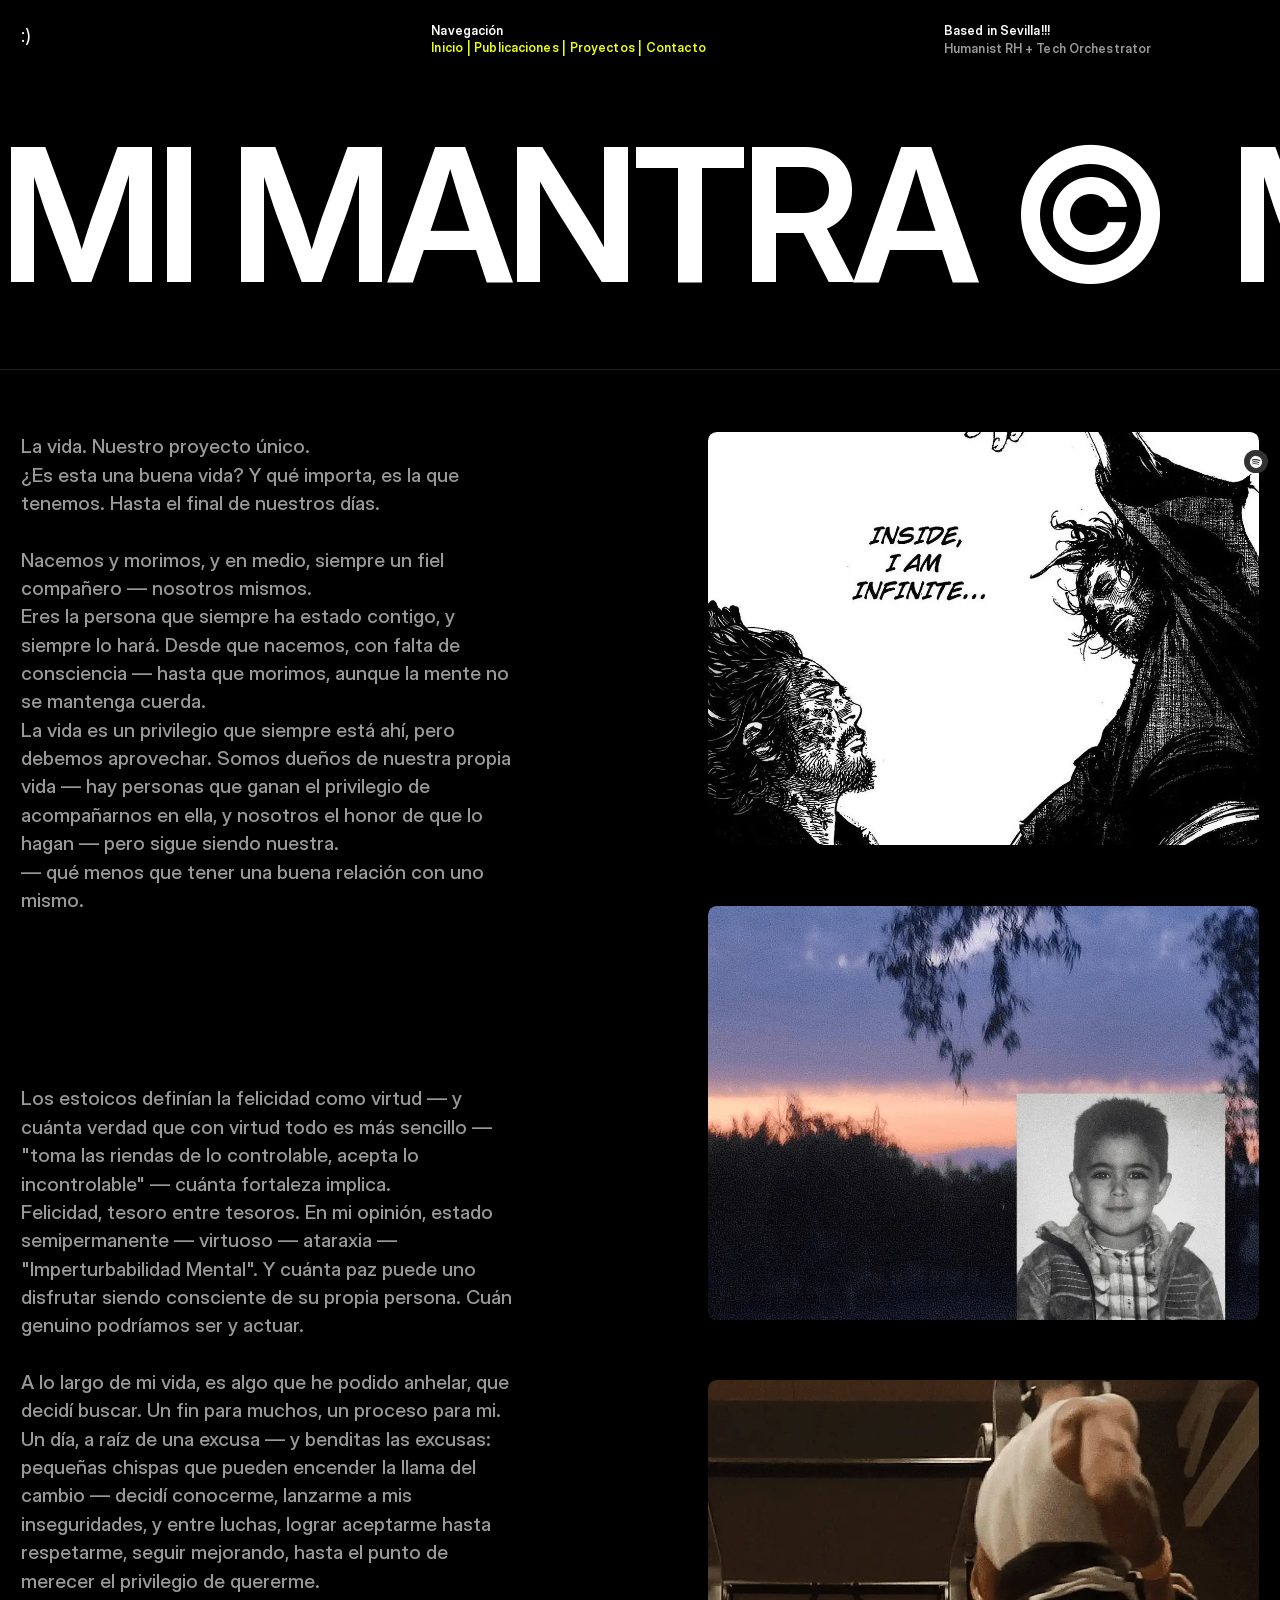
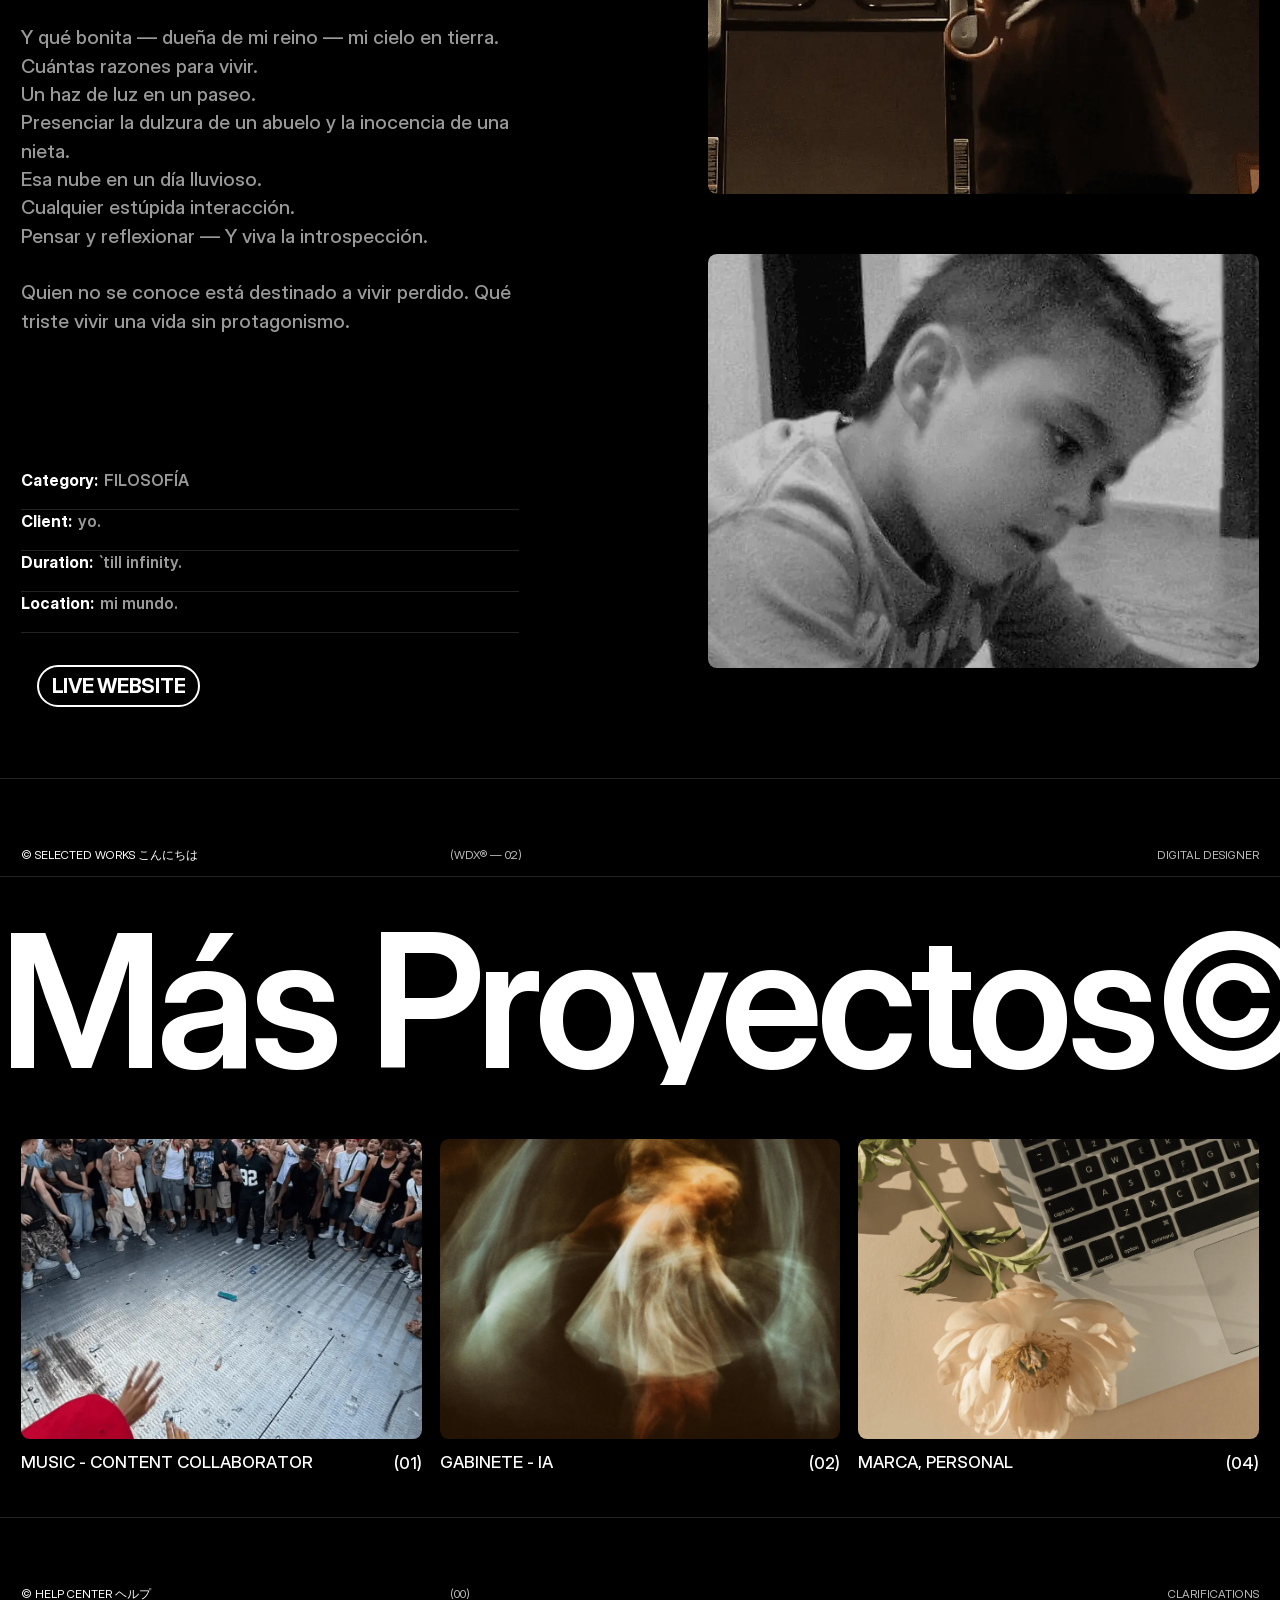
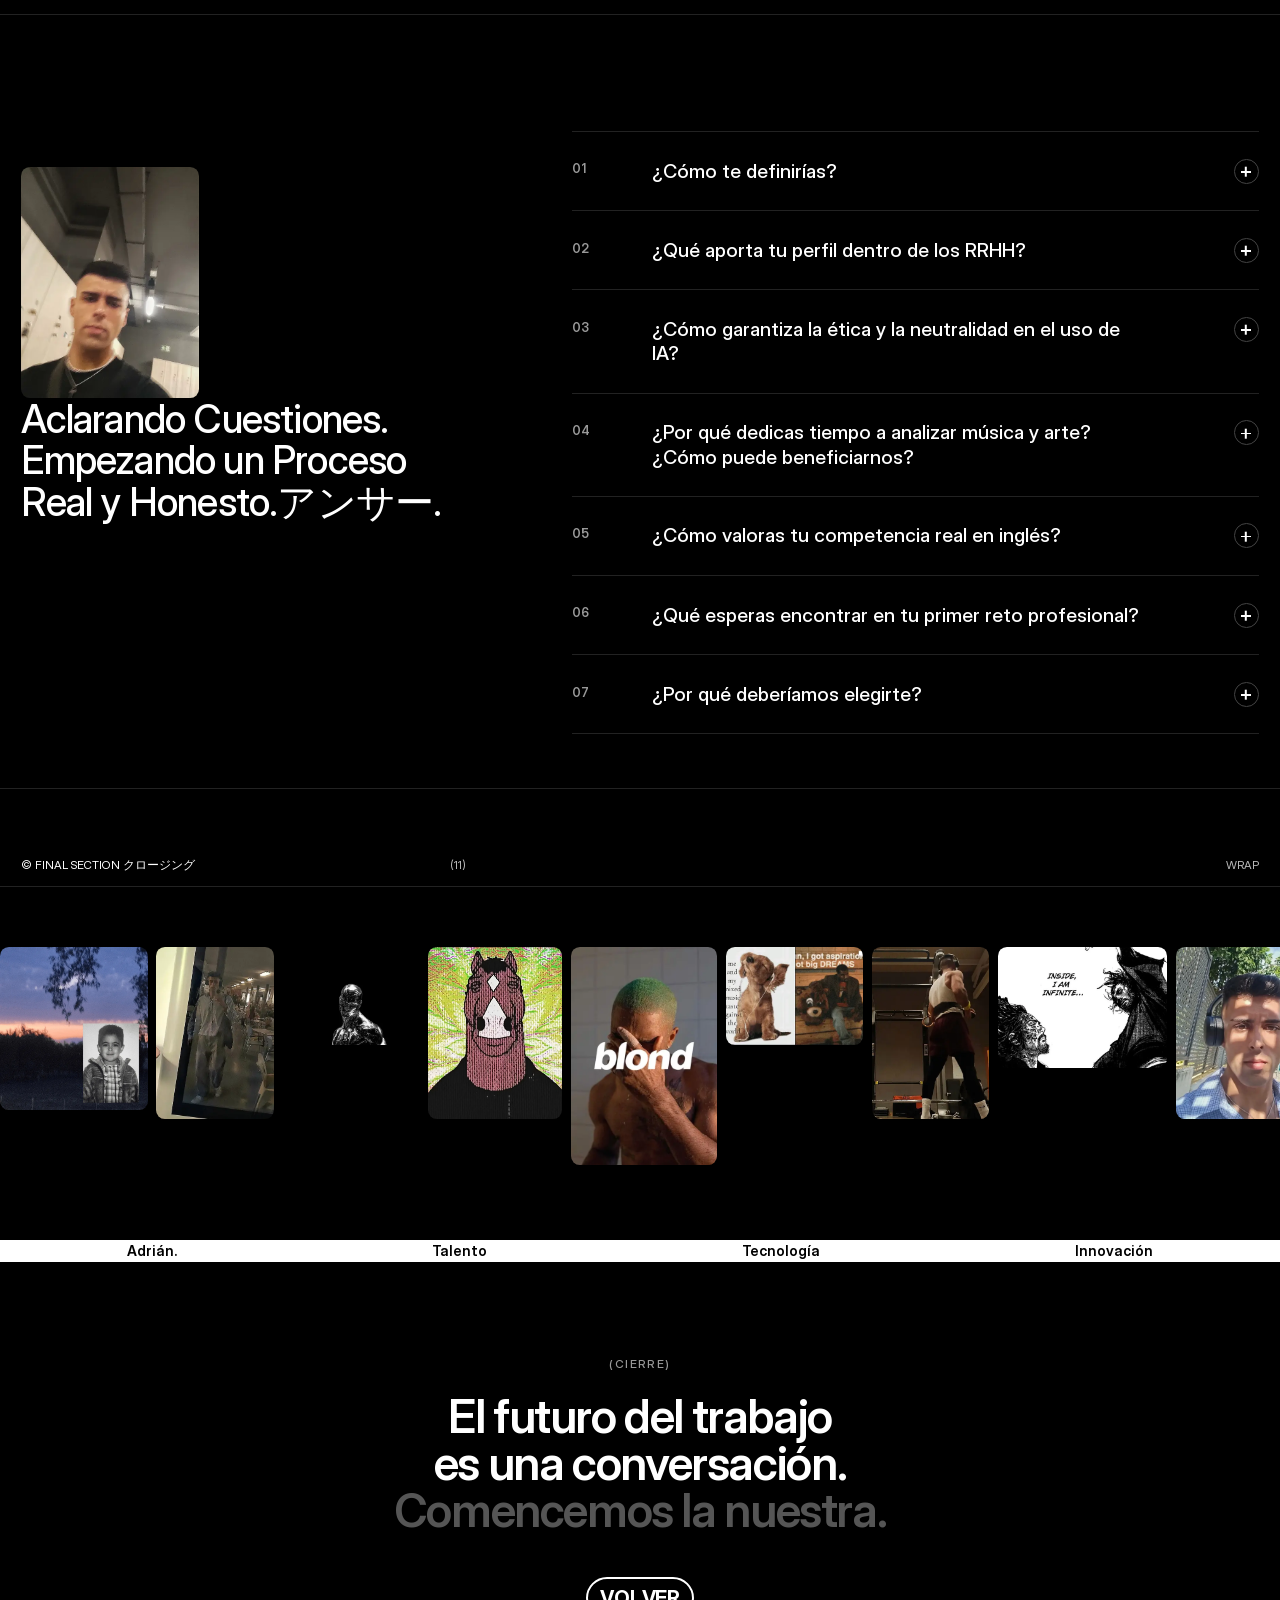
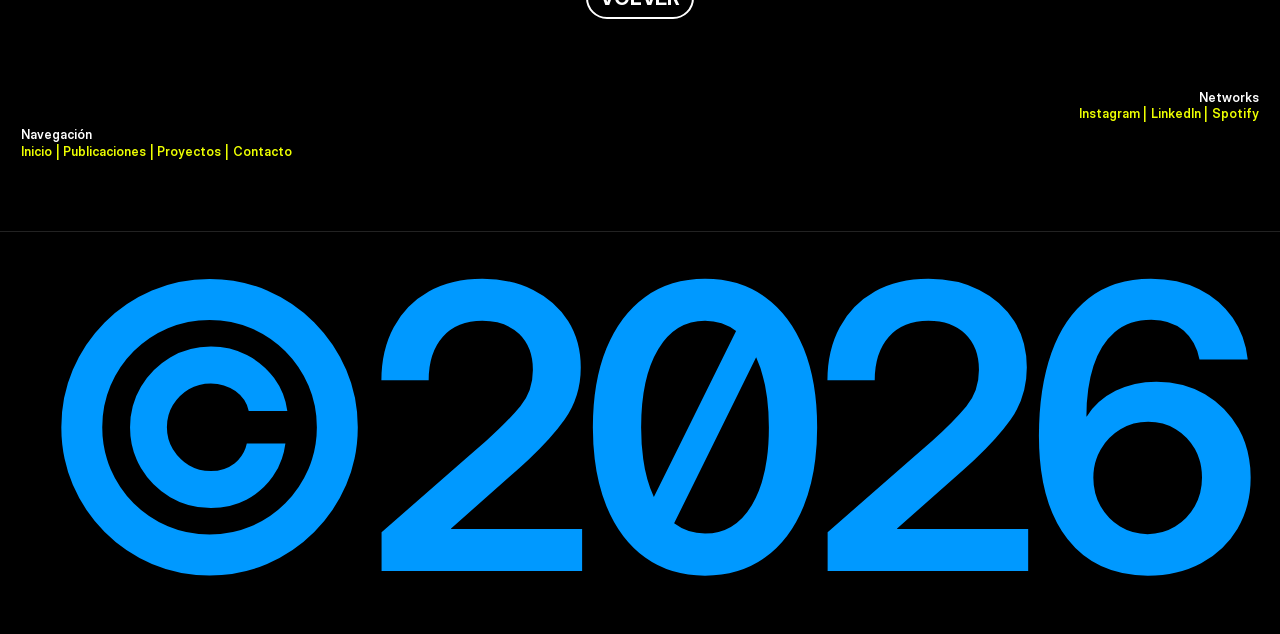
<file: work/mi-vida/index.html>
<!doctype html><html lang="es"><head><meta charset="utf-8"><meta name="viewport" content="width=device-width,initial-scale=1">
<title>MI VIDA — Adrián Valencia</title><meta name="description" content="Una excusa para sumergirte en cultura — mi cultura."><meta name="robots" content="max-image-preview:large">
<link rel="canonical" href="https://adrianvalenciarrhh-rgb.github.io/adrianvalencia-personal/work/mi-vida/"><meta property="og:url" content="https://adrianvalenciarrhh-rgb.github.io/adrianvalencia-personal/work/mi-vida/"><meta property="og:type" content="website"><meta property="og:title" content="MI VIDA — Adrián Valencia"><meta property="og:description" content="Una excusa para sumergirte en cultura — mi cultura."><meta property="og:image" content="https://adrianvalenciarrhh-rgb.github.io/adrianvalencia-personal/assets/img/og.jpg">
<meta name="twitter:card" content="summary_large_image"><meta name="twitter:title" content="MI VIDA — Adrián Valencia"><meta name="twitter:description" content="Una excusa para sumergirte en cultura — mi cultura."><meta name="twitter:image" content="https://adrianvalenciarrhh-rgb.github.io/adrianvalencia-personal/assets/img/og.jpg">
<link rel="icon" href="../../favicon.png"><link rel="apple-touch-icon" href="../../apple-touch-icon.png">
<link rel="preload" href="../../assets/fonts/InterDisplay-SemiBold.woff2" as="font" type="font/woff2" crossorigin><link rel="preload" href="../../assets/fonts/InterDisplay-Medium.woff2" as="font" type="font/woff2" crossorigin>
<link rel="stylesheet" href="../../assets/style.css"></head>
<body class="proj"><header class="hdr" id="top"><a class="logo" href="../../#top">:)</a>
<div class="hnav"><p>Navegación</p><nav><a href="../../"><span class="roll" aria-label="Inicio"><span class="r1" aria-hidden="true"><span style="--i:0">I</span><span style="--i:1">n</span><span style="--i:2">i</span><span style="--i:3">c</span><span style="--i:4">i</span><span style="--i:5">o</span></span><span class="r2" aria-hidden="true"><span style="--i:0">I</span><span style="--i:1">n</span><span style="--i:2">i</span><span style="--i:3">c</span><span style="--i:4">i</span><span style="--i:5">o</span></span></span></a><i>|</i><a href="../../gallery/"><span class="roll" aria-label="Publicaciones"><span class="r1" aria-hidden="true"><span style="--i:0">P</span><span style="--i:1">u</span><span style="--i:2">b</span><span style="--i:3">l</span><span style="--i:4">i</span><span style="--i:5">c</span><span style="--i:6">a</span><span style="--i:7">c</span><span style="--i:8">i</span><span style="--i:9">o</span><span style="--i:10">n</span><span style="--i:11">e</span><span style="--i:12">s</span></span><span class="r2" aria-hidden="true"><span style="--i:0">P</span><span style="--i:1">u</span><span style="--i:2">b</span><span style="--i:3">l</span><span style="--i:4">i</span><span style="--i:5">c</span><span style="--i:6">a</span><span style="--i:7">c</span><span style="--i:8">i</span><span style="--i:9">o</span><span style="--i:10">n</span><span style="--i:11">e</span><span style="--i:12">s</span></span></span></a><i>|</i><a href="../../work/"><span class="roll" aria-label="Proyectos"><span class="r1" aria-hidden="true"><span style="--i:0">P</span><span style="--i:1">r</span><span style="--i:2">o</span><span style="--i:3">y</span><span style="--i:4">e</span><span style="--i:5">c</span><span style="--i:6">t</span><span style="--i:7">o</span><span style="--i:8">s</span></span><span class="r2" aria-hidden="true"><span style="--i:0">P</span><span style="--i:1">r</span><span style="--i:2">o</span><span style="--i:3">y</span><span style="--i:4">e</span><span style="--i:5">c</span><span style="--i:6">t</span><span style="--i:7">o</span><span style="--i:8">s</span></span></span></a><i>|</i><a href="../../contact/"><span class="roll" aria-label="Contacto"><span class="r1" aria-hidden="true"><span style="--i:0">C</span><span style="--i:1">o</span><span style="--i:2">n</span><span style="--i:3">t</span><span style="--i:4">a</span><span style="--i:5">c</span><span style="--i:6">t</span><span style="--i:7">o</span></span><span class="r2" aria-hidden="true"><span style="--i:0">C</span><span style="--i:1">o</span><span style="--i:2">n</span><span style="--i:3">t</span><span style="--i:4">a</span><span style="--i:5">c</span><span style="--i:6">t</span><span style="--i:7">o</span></span></span></a></nav></div>
<div class="hloc"><p>Based in Sevilla!!!</p><p class="g">Humanist RH + Tech Orchestrator </p></div></header><main>
<section class="ph"><div class="mq pmq" style="--d:90s"><div class="mq-t"><h2 class="big">MI MANTRA ©</h2><h2 class="big">MI MANTRA ©</h2><h2 class="big">MI MANTRA ©</h2></div><div class="mq-t" aria-hidden="true"><h2 class="big">MI MANTRA ©</h2><h2 class="big">MI MANTRA ©</h2><h2 class="big">MI MANTRA ©</h2></div></div></section>
<section class="pd"><div class="pd-l"><div class="rich g" data-reveal><p>La vida. Nuestro proyecto único. </p><p>¿Es esta una buena vida? Y qué importa, es la que tenemos. Hasta el final de nuestros días. </p><p><br></p><p>Nacemos y morimos, y en medio, siempre un fiel compañero — nosotros mismos. </p><p>Eres la persona que siempre ha estado contigo, y siempre lo hará. Desde que nacemos, con falta de consciencia — hasta que morimos, aunque la mente no se mantenga cuerda. </p><p>La vida es un privilegio que siempre está ahí, pero debemos aprovechar. Somos dueños de nuestra propia vida — hay personas que ganan el privilegio de acompañarnos en ella, y nosotros el honor de que lo hagan — pero sigue siendo nuestra. </p><p>— qué menos que tener una buena relación con uno mismo. </p><p><br></p><p><br></p><p><br></p><p><br></p><p><br></p><p><br></p><p>Los estoicos definían la felicidad como virtud — y cuánta verdad que con virtud todo es más sencillo — "toma las riendas de lo controlable, acepta lo incontrolable" — cuánta fortaleza implica. </p><p>Felicidad, tesoro entre tesoros. En mi opinión, estado semipermanente — virtuoso — ataraxia — "Imperturbabilidad Mental". Y cuánta paz puede uno disfrutar siendo consciente de su propia persona. Cuán genuino podríamos ser y actuar. </p><p><br></p><p>A lo largo de mi vida, es algo que he podido anhelar, que decidí buscar. Un fin para muchos, un proceso para mi. Un día, a raíz de una excusa — y benditas las excusas: pequeñas chispas que pueden encender la llama del cambio — decidí conocerme, lanzarme a mis inseguridades, y entre luchas, lograr aceptarme hasta respetarme, seguir mejorando, hasta el punto de merecer el privilegio de quererme. </p><p><br></p><p>Y qué bonita — dueña de mi reino — mi cielo en tierra. Cuántas razones para vivir.</p><p>Un haz de luz en un paseo.</p><p>Presenciar la dulzura de un abuelo y la inocencia de una nieta. </p><p>Esa nube en un día lluvioso.</p><p>Cualquier estúpida interacción. </p><p>Pensar y reflexionar — Y viva la introspección. </p><p><br></p><p>Quien no se conoce está destinado a vivir perdido. Qué triste vivir una vida sin protagonismo. </p><p><br></p><p><br></p><p><br></p></div><ul class="meta"><li><b>Category:</b><span>FILOSOFÍA</span></li><li><b>Client:</b><span>yo.</span></li><li><b>Duration:</b><span>`till infinity.</span></li><li><b>Location:</b><span>mi mundo.</span></li></ul><a class="pill" href="https://www.linkedin.com/in/adrianvalenciarios/" target="_blank" rel="noopener"><span class="roll" aria-label="Live Website"><span class="r1" aria-hidden="true"><span style="--i:0">L</span><span style="--i:1">i</span><span style="--i:2">v</span><span style="--i:3">e</span><span style="--i:4">&nbsp;</span><span style="--i:5">W</span><span style="--i:6">e</span><span style="--i:7">b</span><span style="--i:8">s</span><span style="--i:9">i</span><span style="--i:10">t</span><span style="--i:11">e</span></span><span class="r2" aria-hidden="true"><span style="--i:0">L</span><span style="--i:1">i</span><span style="--i:2">v</span><span style="--i:3">e</span><span style="--i:4">&nbsp;</span><span style="--i:5">W</span><span style="--i:6">e</span><span style="--i:7">b</span><span style="--i:8">s</span><span style="--i:9">i</span><span style="--i:10">t</span><span style="--i:11">e</span></span></span></a></div>
<div class="pd-r"><div class="pi2" data-reveal><img class="" src="../../assets/img/u3DLyOcICfoGbTdfNFyX5tz1A.webp" width="1080" height="1061" alt="MI VIDA" fetchpriority="high"></div><div class="pi2" data-reveal><img class="" src="../../assets/img/JCHJjIOxZ172hEiC6nJxh6B8.webp" width="1080" height="1468" alt="MI VIDA" loading="lazy" decoding="async"></div><div class="pi2" data-reveal><img class="" src="../../assets/img/u4AWibqhDEdzU9eIR8DnpYvERy0.webp" width="1080" height="1329" alt="MI VIDA" loading="lazy" decoding="async"></div><div class="pi2" data-reveal><img class="" src="../../assets/img/caDWBBvGrC6haUZ9UmeaSzIMyjs.webp" width="714" height="710" alt="MI VIDA" loading="lazy" decoding="async"></div></div></section>
<section class="sec more"><div class="lbl" data-reveal><h6>© Selected Works こんにちは</h6><h6 class="g n">(WDX® — 02)</h6><h6 class="g r">Digital Designer</h6></div><div class="mq " style="--d:40s"><div class="mq-t"><h2 class="big">Más Proyectos©</h2><h2 class="big">Más Proyectos©</h2><h2 class="big">Más Proyectos©</h2></div><div class="mq-t" aria-hidden="true"><h2 class="big">Más Proyectos©</h2><h2 class="big">Más Proyectos©</h2><h2 class="big">Más Proyectos©</h2></div></div><div class="more-g"><a class="pcard " href="../../work/sonido/" style="" data-reveal><div class="pimg"><img class="" src="../../assets/img/wWzpNFPgfGBDbpTdNqvg3xTUDaU.webp" width="923" height="1245" alt="MUSIC - CONTENT COLLABORATOR" loading="lazy" decoding="async"><span class="pcat"><span>SONIDO</span><span>Ver proyecto →</span></span></div><div class="pcap"><span class="pt"><span class="roll" aria-label="MUSIC - CONTENT COLLABORATOR"><span class="r1" aria-hidden="true"><span style="--i:0">M</span><span style="--i:1">U</span><span style="--i:2">S</span><span style="--i:3">I</span><span style="--i:4">C</span><span style="--i:5">&nbsp;</span><span style="--i:6">-</span><span style="--i:7">&nbsp;</span><span style="--i:8">C</span><span style="--i:9">O</span><span style="--i:10">N</span><span style="--i:11">T</span><span style="--i:12">E</span><span style="--i:13">N</span><span style="--i:14">T</span><span style="--i:15">&nbsp;</span><span style="--i:16">C</span><span style="--i:17">O</span><span style="--i:18">L</span><span style="--i:19">L</span><span style="--i:20">A</span><span style="--i:21">B</span><span style="--i:22">O</span><span style="--i:23">R</span><span style="--i:24">A</span><span style="--i:25">T</span><span style="--i:26">O</span><span style="--i:27">R</span></span><span class="r2" aria-hidden="true"><span style="--i:0">M</span><span style="--i:1">U</span><span style="--i:2">S</span><span style="--i:3">I</span><span style="--i:4">C</span><span style="--i:5">&nbsp;</span><span style="--i:6">-</span><span style="--i:7">&nbsp;</span><span style="--i:8">C</span><span style="--i:9">O</span><span style="--i:10">N</span><span style="--i:11">T</span><span style="--i:12">E</span><span style="--i:13">N</span><span style="--i:14">T</span><span style="--i:15">&nbsp;</span><span style="--i:16">C</span><span style="--i:17">O</span><span style="--i:18">L</span><span style="--i:19">L</span><span style="--i:20">A</span><span style="--i:21">B</span><span style="--i:22">O</span><span style="--i:23">R</span><span style="--i:24">A</span><span style="--i:25">T</span><span style="--i:26">O</span><span style="--i:27">R</span></span></span></span><span>(01)</span></div></a><a class="pcard " href="../../work/tech/" style="" data-reveal><div class="pimg"><img class="" src="../../assets/img/pzBCK7EzQOhAOUapUbzq2Aykno.webp" width="1800" height="1205" alt="GABINETE - IA" loading="lazy" decoding="async"><span class="pcat"><span>TECH</span><span>Ver proyecto →</span></span></div><div class="pcap"><span class="pt"><span class="roll" aria-label="GABINETE - IA"><span class="r1" aria-hidden="true"><span style="--i:0">G</span><span style="--i:1">A</span><span style="--i:2">B</span><span style="--i:3">I</span><span style="--i:4">N</span><span style="--i:5">E</span><span style="--i:6">T</span><span style="--i:7">E</span><span style="--i:8">&nbsp;</span><span style="--i:9">-</span><span style="--i:10">&nbsp;</span><span style="--i:11">I</span><span style="--i:12">A</span></span><span class="r2" aria-hidden="true"><span style="--i:0">G</span><span style="--i:1">A</span><span style="--i:2">B</span><span style="--i:3">I</span><span style="--i:4">N</span><span style="--i:5">E</span><span style="--i:6">T</span><span style="--i:7">E</span><span style="--i:8">&nbsp;</span><span style="--i:9">-</span><span style="--i:10">&nbsp;</span><span style="--i:11">I</span><span style="--i:12">A</span></span></span></span><span>(02)</span></div></a><a class="pcard " href="../../work/personas/" style="" data-reveal><div class="pimg"><img class="" src="../../assets/img/eNhVzwe79CMWAm4DuIH0MmGaqE.webp" width="1800" height="1749" alt="MARCA, PERSONAL" loading="lazy" decoding="async"><span class="pcat"><span>PERSONAS</span><span>Ver proyecto →</span></span></div><div class="pcap"><span class="pt"><span class="roll" aria-label="MARCA, PERSONAL"><span class="r1" aria-hidden="true"><span style="--i:0">M</span><span style="--i:1">A</span><span style="--i:2">R</span><span style="--i:3">C</span><span style="--i:4">A</span><span style="--i:5">,</span><span style="--i:6">&nbsp;</span><span style="--i:7">P</span><span style="--i:8">E</span><span style="--i:9">R</span><span style="--i:10">S</span><span style="--i:11">O</span><span style="--i:12">N</span><span style="--i:13">A</span><span style="--i:14">L</span></span><span class="r2" aria-hidden="true"><span style="--i:0">M</span><span style="--i:1">A</span><span style="--i:2">R</span><span style="--i:3">C</span><span style="--i:4">A</span><span style="--i:5">,</span><span style="--i:6">&nbsp;</span><span style="--i:7">P</span><span style="--i:8">E</span><span style="--i:9">R</span><span style="--i:10">S</span><span style="--i:11">O</span><span style="--i:12">N</span><span style="--i:13">A</span><span style="--i:14">L</span></span></span></span><span>(04)</span></div></a></div></section>
<section class="sec faq faq-b"><div class="lbl" data-reveal><h6>© Help Center ヘルプ</h6><h6 class="g n">(00)</h6><h6 class="g r">Clarifications</h6></div>
<div class="faq-in"><div class="faq-l"><img class="faq-img" src="../../assets/img/UvmrgGJ5VjkHzuHCGmqR7i20GSw.webp" width="520" height="679" alt="Adrián Valencia" loading="lazy" decoding="async"><h3 data-reveal>Aclarando Cuestiones. Empezando un Proceso Real y Honesto.アンサー.</h3></div>
<ul class="faq-list"><li data-reveal><button class="faq-q" aria-expanded="false"><span class="num">01</span><span class="q">¿Cómo te definirías?</span><span class="plus" aria-hidden="true"></span></button><div class="faq-a"><div><p>Soy feliz, y eso es mucho. Soy realista, aun así elijo tener una buena perspectiva. Soy consciente de quién soy y de mi entorno. Eso me permite actuar de forma genuina y real. Aún así, a veces es necesario lanzarse a la aventura. &quot;Caminante no hay camino, se hace camino al andar&quot;. A veces debemos dar el primer paso, y crear nuestro destino en consecuencia. </p></div></div></li><li data-reveal><button class="faq-q" aria-expanded="false"><span class="num">02</span><span class="q">¿Qué aporta tu perfil dentro de los RRHH?</span><span class="plus" aria-hidden="true"></span></button><div class="faq-a"><div><p>Aporto una arquitectura de pensamiento orientada a la automatización de procesos vacíos. Mi objetivo es usar la tecnología para liberar el tiempo necesario que requiere la verdadera gestión humana: el diálogo y el bienestar.</p></div></div></li><li data-reveal><button class="faq-q" aria-expanded="false"><span class="num">03</span><span class="q">¿Cómo garantiza la ética y la neutralidad en el uso de IA?</span><span class="plus" aria-hidden="true"></span></button><div class="faq-a"><div><p>Sigo marcos de Prompting Responsable. Entiendo la IA como un soporte, no como un decisor. Realizo auditorías manuales de sesgos para asegurar que los procesos de selección sean siempre justos, diversos e inclusivos.</p></div></div></li><li data-reveal><button class="faq-q" aria-expanded="false"><span class="num">04</span><span class="q">¿Por qué dedicas tiempo a analizar música y arte? ¿Cómo puede beneficiarnos?</span><span class="plus" aria-hidden="true"></span></button><div class="faq-a"><div><p>Porque para encontrar talento hay que saber escuchar lo que no se dice. Mi colaboración en medios digitales me ha enseñado a descifrar narrativas y a conectar con audiencias internacionales. El arte me da la empatía y el contexto cultural que a veces los datos no pueden capturar.</p></div></div></li><li data-reveal><button class="faq-q" aria-expanded="false"><span class="num">05</span><span class="q">¿Cómo valoras tu competencia real en inglés?</span><span class="plus" aria-hidden="true"></span></button><div class="faq-a"><div><p>Más allá de mi formación con la UPenn, el inglés es un idioma que ha estado presente en mi vida de forma constante. Lo aplico de manera práctica como Music Content Collaborator en Instagram, colaborando en una de las cuentas pioneras del sector musical. Mi vida técnica y mis aficiones giran en torno a este idioma: Música, Arte, Deporte, Lectura y Filosofía. Aunque siempre hay margen de mejora para alcanzar la excelencia, cuento con la capacidad necesaria para comenzar a operar en cualquier entorno</p></div></div></li><li data-reveal><button class="faq-q" aria-expanded="false"><span class="num">06</span><span class="q">¿Qué esperas encontrar en tu primer reto profesional?</span><span class="plus" aria-hidden="true"></span></button><div class="faq-a"><div><p>Busco el terreno donde transicionar y convertirme en el mejor profesional. Espero encontrar líderes que gestionen por confianza y sistemas que permitan que la innovación fluya. Busco la orilla donde mi capacidad encuentre su utilidad definitiva. Poder evolucionar.</p></div></div></li><li data-reveal><button class="faq-q" aria-expanded="false"><span class="num">07</span><span class="q">¿Por qué deberíamos elegirte?</span><span class="plus" aria-hidden="true"></span></button><div class="faq-a"><div><p>No soy &quot;vendehumos&quot;. Nadie es perfecto. Dicho eso, realmente me considero una persona completa. Me siento orgulloso de quien soy, desde lo personal hasta lo profesional, desde mis pasiones a mis actuaciones. Me siento capaz de actuar según lo esperable; y más importante, aprender y superarme.</p></div></div></li></ul></div></section><section class="sec final"><div class="lbl" data-reveal><h6>© Final Section クロージング</h6><h6 class="g n">(11)</h6><h6 class="g r">Wrap</h6></div>
<div class="imq"><div class="imq-t"><div class="wi" style="--w:166;--h:183"><img class="" src="../../assets/img/JCHJjIOxZ172hEiC6nJxh6B8.webp" width="1080" height="1468" alt="" loading="lazy" decoding="async"></div><div class="wi" style="--w:132;--h:193"><img class="" src="../../assets/img/nRtJeVkqT6yi0EFC51btEuBG2m8.webp" width="400" height="540" alt="" loading="lazy" decoding="async"></div><div class="wi" style="--w:154;--h:110"><img class="" src="../../assets/img/4A35Qu0QVWM7RSJeXyO1RFyD0w.webp" width="560" height="315" alt="" loading="lazy" decoding="async"></div><div class="wi" style="--w:150;--h:193"><img class="" src="../../assets/img/CCKaFSMrflDO9xFSCxQyUkkUYY.webp" width="1080" height="1344" alt="" loading="lazy" decoding="async"></div><div class="wi" style="--w:165;--h:245"><img class="" src="../../assets/img/qozy7WIynzf0CKygVjUmz46aTlM.webp" width="400" height="600" alt="" loading="lazy" decoding="async"></div><div class="wi" style="--w:154;--h:110"><img class="" src="../../assets/img/dLRgGMrvTkYQulnJATFpN0hdjCo.webp" width="400" height="267" alt="" loading="lazy" decoding="async"></div><div class="wi" style="--w:132;--h:193"><img class="" src="../../assets/img/WZtZ3pAf5KMtJljXbXwGHdpw.webp" width="400" height="639" alt="" loading="lazy" decoding="async"></div><div class="wi" style="--w:190;--h:136"><img class="" src="../../assets/img/u3DLyOcICfoGbTdfNFyX5tz1A.webp" width="1080" height="1061" alt="" loading="lazy" decoding="async"></div><div class="wi" style="--w:190;--h:193"><img class="" src="../../assets/img/oa5XfXW8ftJGcgNgKzcAjRFRM8.webp" width="946" height="946" alt="" loading="lazy" decoding="async"></div></div><div class="imq-t" aria-hidden="true"><div class="wi" style="--w:166;--h:183"><img class="" src="../../assets/img/JCHJjIOxZ172hEiC6nJxh6B8.webp" width="1080" height="1468" alt="" loading="lazy" decoding="async"></div><div class="wi" style="--w:132;--h:193"><img class="" src="../../assets/img/nRtJeVkqT6yi0EFC51btEuBG2m8.webp" width="400" height="540" alt="" loading="lazy" decoding="async"></div><div class="wi" style="--w:154;--h:110"><img class="" src="../../assets/img/4A35Qu0QVWM7RSJeXyO1RFyD0w.webp" width="560" height="315" alt="" loading="lazy" decoding="async"></div><div class="wi" style="--w:150;--h:193"><img class="" src="../../assets/img/CCKaFSMrflDO9xFSCxQyUkkUYY.webp" width="1080" height="1344" alt="" loading="lazy" decoding="async"></div><div class="wi" style="--w:165;--h:245"><img class="" src="../../assets/img/qozy7WIynzf0CKygVjUmz46aTlM.webp" width="400" height="600" alt="" loading="lazy" decoding="async"></div><div class="wi" style="--w:154;--h:110"><img class="" src="../../assets/img/dLRgGMrvTkYQulnJATFpN0hdjCo.webp" width="400" height="267" alt="" loading="lazy" decoding="async"></div><div class="wi" style="--w:132;--h:193"><img class="" src="../../assets/img/WZtZ3pAf5KMtJljXbXwGHdpw.webp" width="400" height="639" alt="" loading="lazy" decoding="async"></div><div class="wi" style="--w:190;--h:136"><img class="" src="../../assets/img/u3DLyOcICfoGbTdfNFyX5tz1A.webp" width="1080" height="1061" alt="" loading="lazy" decoding="async"></div><div class="wi" style="--w:190;--h:193"><img class="" src="../../assets/img/oa5XfXW8ftJGcgNgKzcAjRFRM8.webp" width="946" height="946" alt="" loading="lazy" decoding="async"></div></div></div>
<div class="band"><div class="band-t"><p>Adrián.</p><p>Talento</p><p>Tecnología</p><p>Innovación</p></div></div>
<div class="closing" data-reveal><p class="k">(Cierre)</p><p>El futuro del trabajo<br>es una conversación.</p><p class="g">Comencemos la nuestra.</p></div>
<div class="center" data-reveal><a class="pill" href="#top"><span class="roll" aria-label="Volver"><span class="r1" aria-hidden="true"><span style="--i:0">V</span><span style="--i:1">o</span><span style="--i:2">l</span><span style="--i:3">v</span><span style="--i:4">e</span><span style="--i:5">r</span></span><span class="r2" aria-hidden="true"><span style="--i:0">V</span><span style="--i:1">o</span><span style="--i:2">l</span><span style="--i:3">v</span><span style="--i:4">e</span><span style="--i:5">r</span></span></span></a></div>
<footer class="ftr"><div class="fnav"><p>Navegación</p><nav><a href="../../"><span class="roll" aria-label="Inicio"><span class="r1" aria-hidden="true"><span style="--i:0">I</span><span style="--i:1">n</span><span style="--i:2">i</span><span style="--i:3">c</span><span style="--i:4">i</span><span style="--i:5">o</span></span><span class="r2" aria-hidden="true"><span style="--i:0">I</span><span style="--i:1">n</span><span style="--i:2">i</span><span style="--i:3">c</span><span style="--i:4">i</span><span style="--i:5">o</span></span></span></a><i>|</i><a href="../../gallery/"><span class="roll" aria-label="Publicaciones"><span class="r1" aria-hidden="true"><span style="--i:0">P</span><span style="--i:1">u</span><span style="--i:2">b</span><span style="--i:3">l</span><span style="--i:4">i</span><span style="--i:5">c</span><span style="--i:6">a</span><span style="--i:7">c</span><span style="--i:8">i</span><span style="--i:9">o</span><span style="--i:10">n</span><span style="--i:11">e</span><span style="--i:12">s</span></span><span class="r2" aria-hidden="true"><span style="--i:0">P</span><span style="--i:1">u</span><span style="--i:2">b</span><span style="--i:3">l</span><span style="--i:4">i</span><span style="--i:5">c</span><span style="--i:6">a</span><span style="--i:7">c</span><span style="--i:8">i</span><span style="--i:9">o</span><span style="--i:10">n</span><span style="--i:11">e</span><span style="--i:12">s</span></span></span></a><i>|</i><a href="../../work/"><span class="roll" aria-label="Proyectos"><span class="r1" aria-hidden="true"><span style="--i:0">P</span><span style="--i:1">r</span><span style="--i:2">o</span><span style="--i:3">y</span><span style="--i:4">e</span><span style="--i:5">c</span><span style="--i:6">t</span><span style="--i:7">o</span><span style="--i:8">s</span></span><span class="r2" aria-hidden="true"><span style="--i:0">P</span><span style="--i:1">r</span><span style="--i:2">o</span><span style="--i:3">y</span><span style="--i:4">e</span><span style="--i:5">c</span><span style="--i:6">t</span><span style="--i:7">o</span><span style="--i:8">s</span></span></span></a><i>|</i><a href="../../contact/"><span class="roll" aria-label="Contacto"><span class="r1" aria-hidden="true"><span style="--i:0">C</span><span style="--i:1">o</span><span style="--i:2">n</span><span style="--i:3">t</span><span style="--i:4">a</span><span style="--i:5">c</span><span style="--i:6">t</span><span style="--i:7">o</span></span><span class="r2" aria-hidden="true"><span style="--i:0">C</span><span style="--i:1">o</span><span style="--i:2">n</span><span style="--i:3">t</span><span style="--i:4">a</span><span style="--i:5">c</span><span style="--i:6">t</span><span style="--i:7">o</span></span></span></a></nav></div><div class="fnet"><p>Networks</p><nav><a href="https://www.instagram.com/adrivarix11" target="_blank" rel="noopener"><span class="roll" aria-label="Instagram"><span class="r1" aria-hidden="true"><span style="--i:0">I</span><span style="--i:1">n</span><span style="--i:2">s</span><span style="--i:3">t</span><span style="--i:4">a</span><span style="--i:5">g</span><span style="--i:6">r</span><span style="--i:7">a</span><span style="--i:8">m</span></span><span class="r2" aria-hidden="true"><span style="--i:0">I</span><span style="--i:1">n</span><span style="--i:2">s</span><span style="--i:3">t</span><span style="--i:4">a</span><span style="--i:5">g</span><span style="--i:6">r</span><span style="--i:7">a</span><span style="--i:8">m</span></span></span></a><i>|</i><a href="https://www.linkedin.com/in/adrianvalenciarios/" target="_blank" rel="noopener"><span class="roll" aria-label="LinkedIn"><span class="r1" aria-hidden="true"><span style="--i:0">L</span><span style="--i:1">i</span><span style="--i:2">n</span><span style="--i:3">k</span><span style="--i:4">e</span><span style="--i:5">d</span><span style="--i:6">I</span><span style="--i:7">n</span></span><span class="r2" aria-hidden="true"><span style="--i:0">L</span><span style="--i:1">i</span><span style="--i:2">n</span><span style="--i:3">k</span><span style="--i:4">e</span><span style="--i:5">d</span><span style="--i:6">I</span><span style="--i:7">n</span></span></span></a><i>|</i><a href="https://open.spotify.com/playlist/37i9dQZEVXdi45dT5oklZR?si=b1b2de7641054a4a" target="_blank" rel="noopener"><span class="roll" aria-label="Spotify"><span class="r1" aria-hidden="true"><span style="--i:0">S</span><span style="--i:1">p</span><span style="--i:2">o</span><span style="--i:3">t</span><span style="--i:4">i</span><span style="--i:5">f</span><span style="--i:6">y</span></span><span class="r2" aria-hidden="true"><span style="--i:0">S</span><span style="--i:1">p</span><span style="--i:2">o</span><span style="--i:3">t</span><span style="--i:4">i</span><span style="--i:5">f</span><span style="--i:6">y</span></span></span></a></nav></div></footer>
<a class="c2026" href="../../" aria-label="Inicio"><span>©2026</span></a></section></main><button class="spot" aria-label="Abrir playlist de Spotify" aria-expanded="false"><svg viewBox="0 0 24 24" width="14" height="14"><path fill="currentColor" d="M12 1.5a10.5 10.5 0 1 0 0 21 10.5 10.5 0 0 0 0-21Zm4.8 15.2a.65.65 0 0 1-.9.2c-2.5-1.5-5.6-1.9-9.3-1a.65.65 0 1 1-.3-1.3c4-.9 7.5-.5 10.3 1.2.3.2.4.6.2.9Zm1.3-2.9a.8.8 0 0 1-1.1.3c-2.8-1.7-7.1-2.2-10.4-1.2a.8.8 0 1 1-.5-1.6c3.8-1.1 8.5-.6 11.7 1.4.4.2.5.7.3 1.1Zm.1-3c-3.4-2-9-2.2-12.2-1.2a1 1 0 1 1-.6-1.9c3.7-1.1 9.9-.9 13.8 1.4a1 1 0 0 1-1 1.7Z"/></svg></button><div class="spot-panel" hidden></div><script src="../../assets/site.js" defer></script></body></html>
</file>
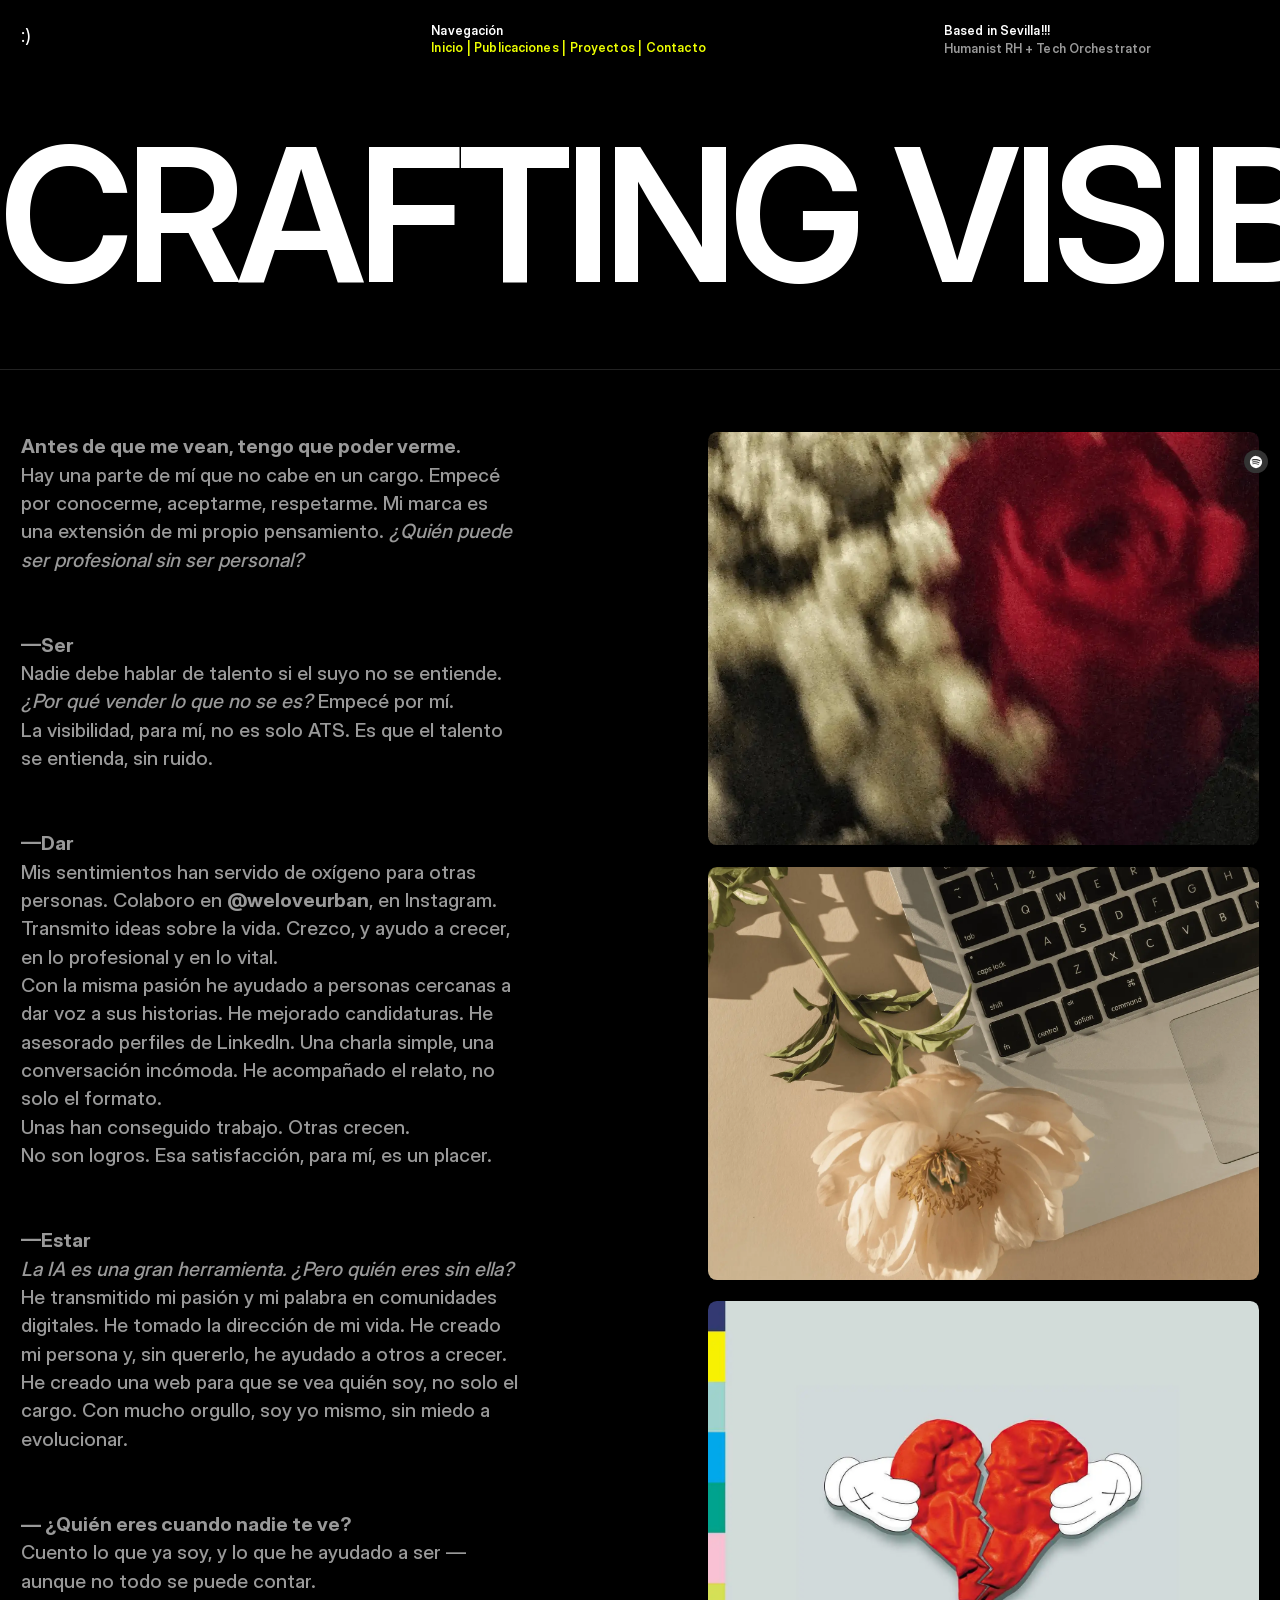
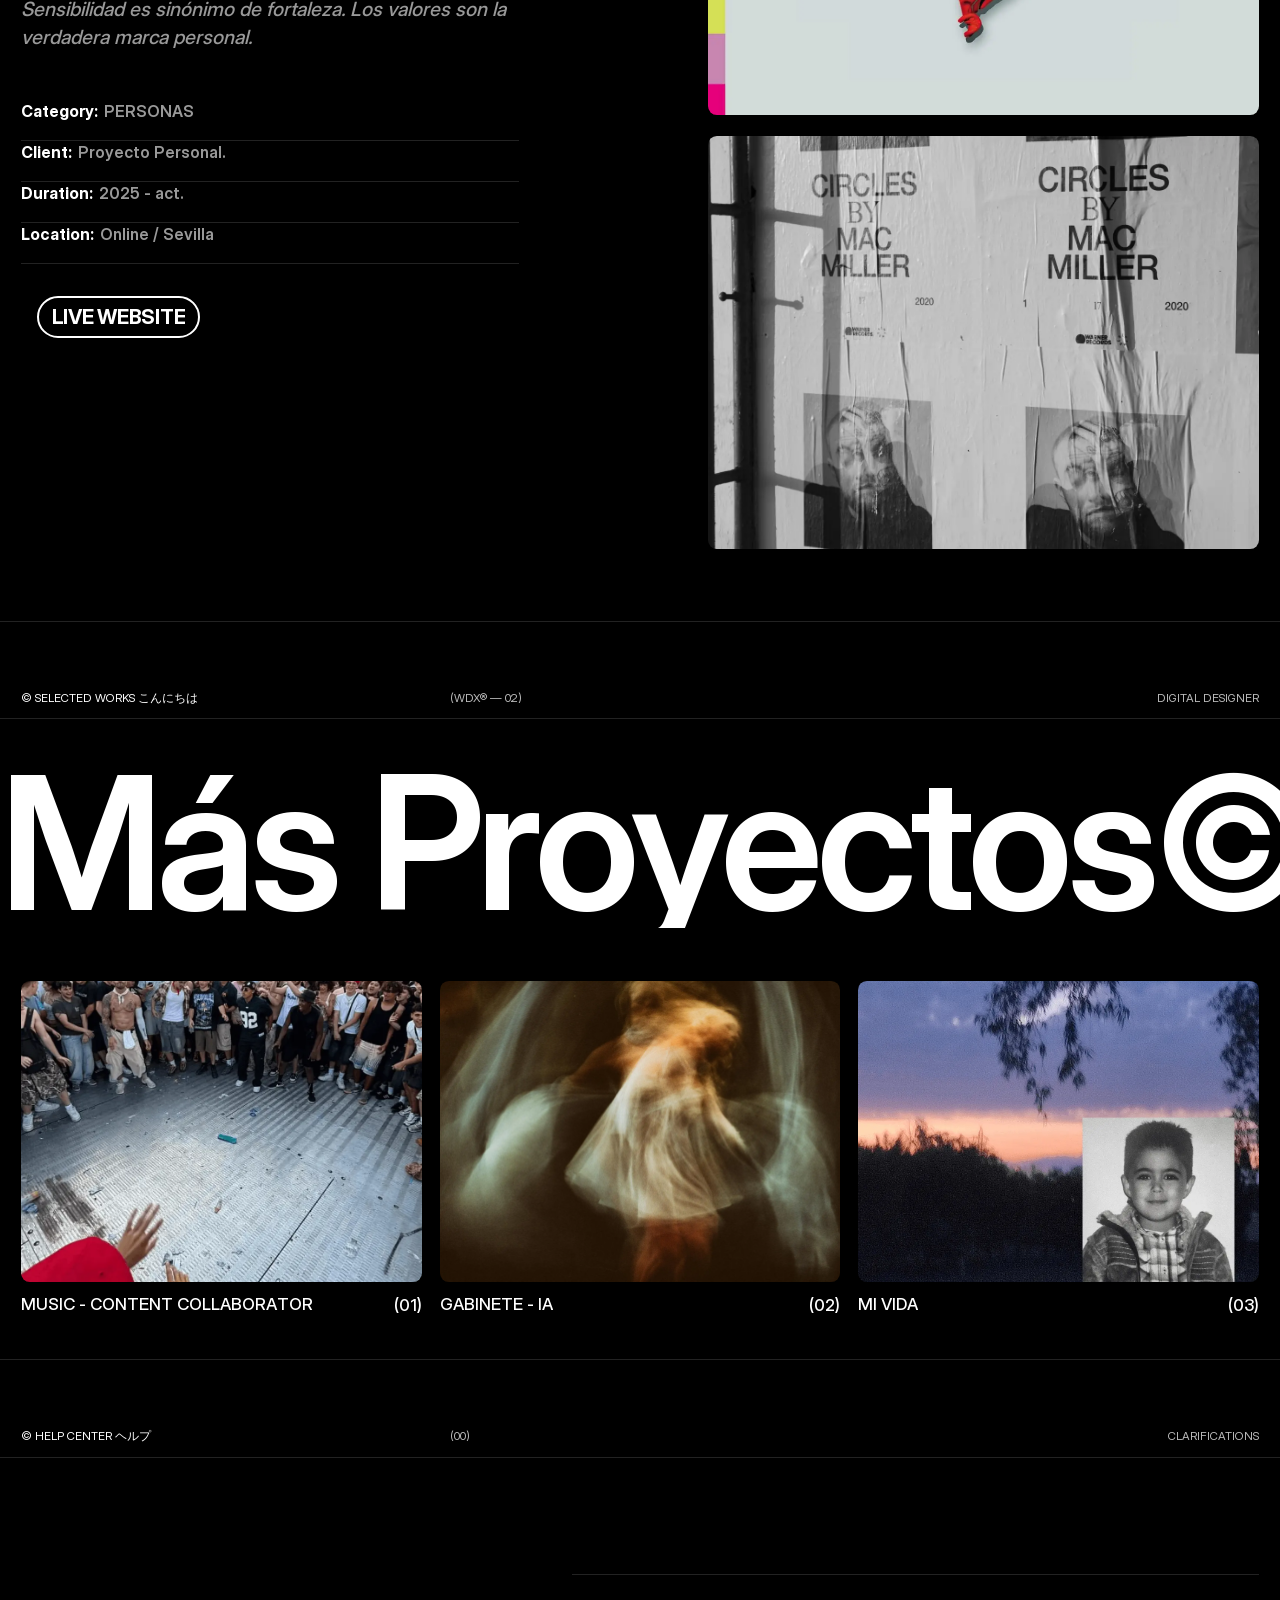
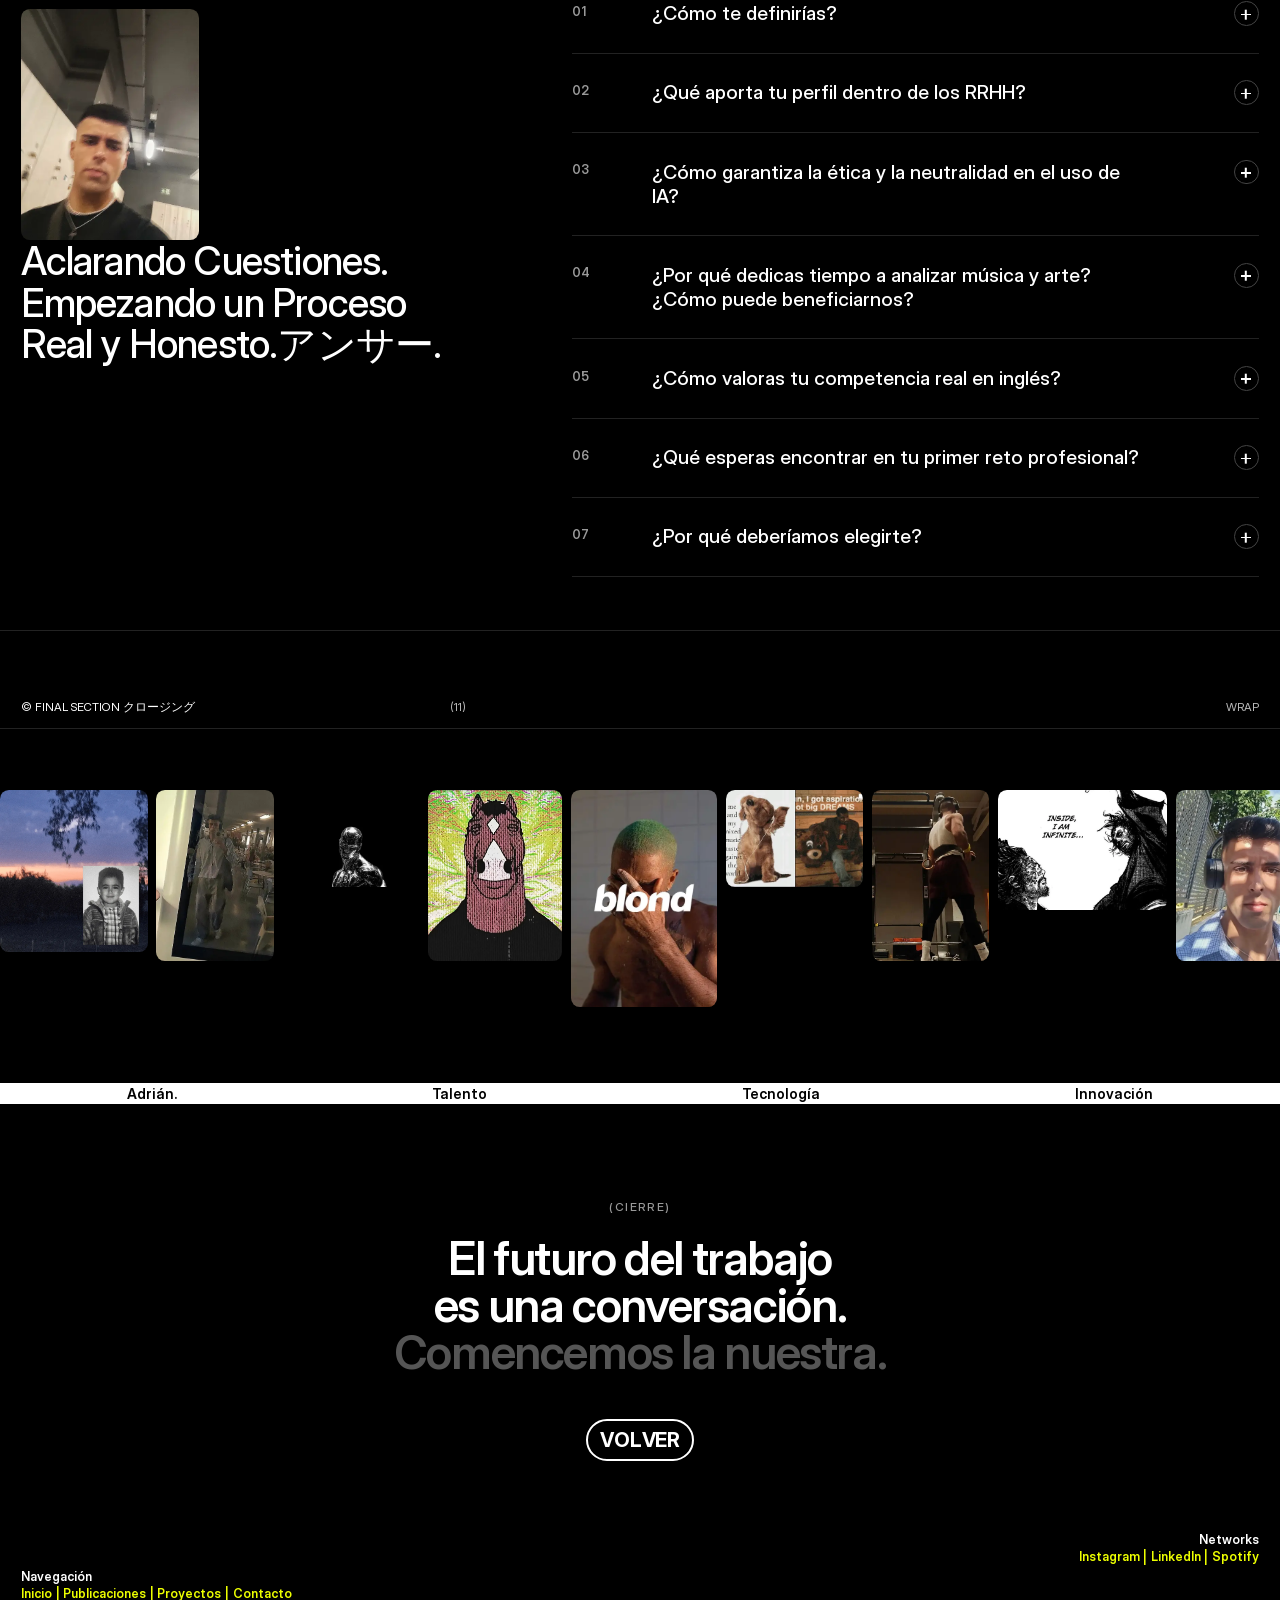
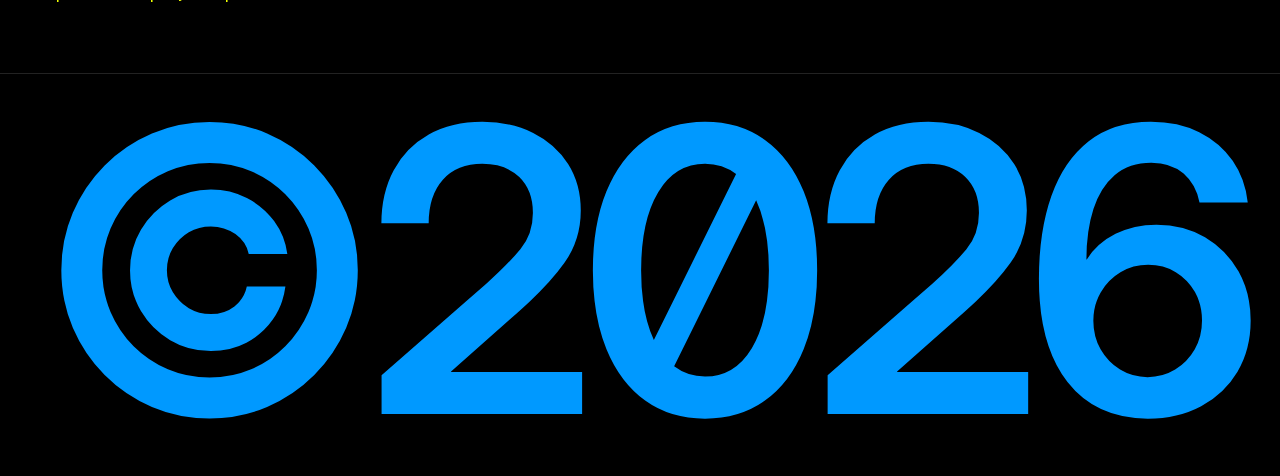
<file: work/personas/index.html>
<!doctype html><html lang="es"><head><meta charset="utf-8"><meta name="viewport" content="width=device-width,initial-scale=1">
<title>MARCA, PERSONAL — Adrián Valencia</title><meta name="description" content="Una excusa para sumergirte en cultura — mi cultura."><meta name="robots" content="max-image-preview:large">
<link rel="canonical" href="https://adrianvalenciarrhh-rgb.github.io/adrianvalencia-personal/work/personas/"><meta property="og:url" content="https://adrianvalenciarrhh-rgb.github.io/adrianvalencia-personal/work/personas/"><meta property="og:type" content="website"><meta property="og:title" content="MARCA, PERSONAL — Adrián Valencia"><meta property="og:description" content="Una excusa para sumergirte en cultura — mi cultura."><meta property="og:image" content="https://adrianvalenciarrhh-rgb.github.io/adrianvalencia-personal/assets/img/og.jpg">
<meta name="twitter:card" content="summary_large_image"><meta name="twitter:title" content="MARCA, PERSONAL — Adrián Valencia"><meta name="twitter:description" content="Una excusa para sumergirte en cultura — mi cultura."><meta name="twitter:image" content="https://adrianvalenciarrhh-rgb.github.io/adrianvalencia-personal/assets/img/og.jpg">
<link rel="icon" href="../../favicon.png"><link rel="apple-touch-icon" href="../../apple-touch-icon.png">
<link rel="preload" href="../../assets/fonts/InterDisplay-SemiBold.woff2" as="font" type="font/woff2" crossorigin><link rel="preload" href="../../assets/fonts/InterDisplay-Medium.woff2" as="font" type="font/woff2" crossorigin>
<link rel="stylesheet" href="../../assets/style.css"></head>
<body class="proj"><header class="hdr" id="top"><a class="logo" href="../../#top">:)</a>
<div class="hnav"><p>Navegación</p><nav><a href="../../"><span class="roll" aria-label="Inicio"><span class="r1" aria-hidden="true"><span style="--i:0">I</span><span style="--i:1">n</span><span style="--i:2">i</span><span style="--i:3">c</span><span style="--i:4">i</span><span style="--i:5">o</span></span><span class="r2" aria-hidden="true"><span style="--i:0">I</span><span style="--i:1">n</span><span style="--i:2">i</span><span style="--i:3">c</span><span style="--i:4">i</span><span style="--i:5">o</span></span></span></a><i>|</i><a href="../../gallery/"><span class="roll" aria-label="Publicaciones"><span class="r1" aria-hidden="true"><span style="--i:0">P</span><span style="--i:1">u</span><span style="--i:2">b</span><span style="--i:3">l</span><span style="--i:4">i</span><span style="--i:5">c</span><span style="--i:6">a</span><span style="--i:7">c</span><span style="--i:8">i</span><span style="--i:9">o</span><span style="--i:10">n</span><span style="--i:11">e</span><span style="--i:12">s</span></span><span class="r2" aria-hidden="true"><span style="--i:0">P</span><span style="--i:1">u</span><span style="--i:2">b</span><span style="--i:3">l</span><span style="--i:4">i</span><span style="--i:5">c</span><span style="--i:6">a</span><span style="--i:7">c</span><span style="--i:8">i</span><span style="--i:9">o</span><span style="--i:10">n</span><span style="--i:11">e</span><span style="--i:12">s</span></span></span></a><i>|</i><a href="../../work/"><span class="roll" aria-label="Proyectos"><span class="r1" aria-hidden="true"><span style="--i:0">P</span><span style="--i:1">r</span><span style="--i:2">o</span><span style="--i:3">y</span><span style="--i:4">e</span><span style="--i:5">c</span><span style="--i:6">t</span><span style="--i:7">o</span><span style="--i:8">s</span></span><span class="r2" aria-hidden="true"><span style="--i:0">P</span><span style="--i:1">r</span><span style="--i:2">o</span><span style="--i:3">y</span><span style="--i:4">e</span><span style="--i:5">c</span><span style="--i:6">t</span><span style="--i:7">o</span><span style="--i:8">s</span></span></span></a><i>|</i><a href="../../contact/"><span class="roll" aria-label="Contacto"><span class="r1" aria-hidden="true"><span style="--i:0">C</span><span style="--i:1">o</span><span style="--i:2">n</span><span style="--i:3">t</span><span style="--i:4">a</span><span style="--i:5">c</span><span style="--i:6">t</span><span style="--i:7">o</span></span><span class="r2" aria-hidden="true"><span style="--i:0">C</span><span style="--i:1">o</span><span style="--i:2">n</span><span style="--i:3">t</span><span style="--i:4">a</span><span style="--i:5">c</span><span style="--i:6">t</span><span style="--i:7">o</span></span></span></a></nav></div>
<div class="hloc"><p>Based in Sevilla!!!</p><p class="g">Humanist RH + Tech Orchestrator </p></div></header><main>
<section class="ph"><div class="mq pmq" style="--d:90s"><div class="mq-t"><h2 class="big">CRAFTING VISIBILITY ©</h2><h2 class="big">CRAFTING VISIBILITY ©</h2><h2 class="big">CRAFTING VISIBILITY ©</h2></div><div class="mq-t" aria-hidden="true"><h2 class="big">CRAFTING VISIBILITY ©</h2><h2 class="big">CRAFTING VISIBILITY ©</h2><h2 class="big">CRAFTING VISIBILITY ©</h2></div></div></section>
<section class="pd"><div class="pd-l"><div class="rich g" data-reveal><p><strong>Antes de que me vean, tengo que poder verme.</strong></p><p>Hay una parte de mí que no cabe en un cargo. Empecé por conocerme, aceptarme, respetarme. Mi marca es una extensión de mi propio pensamiento. <em>¿Quién puede ser profesional sin ser personal?</em><br><br><br></p><p><strong>—Ser</strong></p><p>Nadie debe hablar de talento si el suyo no se entiende. <em>¿Por qué vender lo que no se es?</em> Empecé por mí.</p><p>La visibilidad, para mí, no es solo ATS. Es que el talento se entienda, sin ruido.<br><br></p><p><br></p><p><strong>—Dar</strong></p><p>Mis sentimientos han servido de oxígeno para otras personas. Colaboro en <strong>@weloveurban</strong>, en Instagram. Transmito ideas sobre la vida. Crezco, y ayudo a crecer, en lo profesional y en lo vital.</p><p>Con la misma pasión he ayudado a personas cercanas a dar voz a sus historias. He mejorado candidaturas. He asesorado perfiles de LinkedIn. Una charla simple, una conversación incómoda. He acompañado el relato, no solo el formato.</p><p>Unas han conseguido trabajo. Otras crecen.</p><p>No son logros. Esa satisfacción, para mí, es un placer.<br><br><br></p><p><strong>—Estar</strong></p><p><em>La IA es una gran herramienta. ¿Pero quién eres sin ella?</em></p><p>He transmitido mi pasión y mi palabra en comunidades digitales. He tomado la dirección de mi vida. He creado mi persona y, sin quererlo, he ayudado a otros a crecer. He creado una web para que se vea quién soy, no solo el cargo. Con mucho orgullo, soy yo mismo, sin miedo a evolucionar.<br><br><br></p><p><strong>— ¿Quién eres cuando nadie te ve?</strong></p><p>Cuento lo que ya soy, y lo que he ayudado a ser — aunque no todo se puede contar.</p><p><em>Sensibilidad es sinónimo de fortaleza.</em> <em>Los valores son la verdadera marca personal.</em></p></div><ul class="meta"><li><b>Category:</b><span>PERSONAS</span></li><li><b>Client:</b><span>Proyecto Personal.</span></li><li><b>Duration:</b><span>2025 - act.</span></li><li><b>Location:</b><span>Online / Sevilla</span></li></ul><a class="pill" href="https://www.linkedin.com/in/adrianvalenciarios/" target="_blank" rel="noopener"><span class="roll" aria-label="Live Website"><span class="r1" aria-hidden="true"><span style="--i:0">L</span><span style="--i:1">i</span><span style="--i:2">v</span><span style="--i:3">e</span><span style="--i:4">&nbsp;</span><span style="--i:5">W</span><span style="--i:6">e</span><span style="--i:7">b</span><span style="--i:8">s</span><span style="--i:9">i</span><span style="--i:10">t</span><span style="--i:11">e</span></span><span class="r2" aria-hidden="true"><span style="--i:0">L</span><span style="--i:1">i</span><span style="--i:2">v</span><span style="--i:3">e</span><span style="--i:4">&nbsp;</span><span style="--i:5">W</span><span style="--i:6">e</span><span style="--i:7">b</span><span style="--i:8">s</span><span style="--i:9">i</span><span style="--i:10">t</span><span style="--i:11">e</span></span></span></a></div>
<div class="pd-r"><div class="pi2" data-reveal><img class="" src="../../assets/img/oPvELXwxm0oX6P4GG1VgeuBL8zE.webp" width="1080" height="1436" alt="MARCA, PERSONAL" fetchpriority="high"></div><div class="pi2" data-reveal><img class="" src="../../assets/img/eNhVzwe79CMWAm4DuIH0MmGaqE.webp" width="1800" height="1749" alt="MARCA, PERSONAL" loading="lazy" decoding="async"></div><div class="pi2" data-reveal><img class="" src="../../assets/img/7Qpxzcx97vWprCMMXnakvR0HxQ.webp" width="1500" height="1500" alt="MARCA, PERSONAL" loading="lazy" decoding="async"></div><div class="pi2" data-reveal><img class="" src="../../assets/img/dUEWC9YUzocbjEmmBrOvWZoJoE.webp" width="1200" height="1800" alt="MARCA, PERSONAL" loading="lazy" decoding="async"></div></div></section>
<section class="sec more"><div class="lbl" data-reveal><h6>© Selected Works こんにちは</h6><h6 class="g n">(WDX® — 02)</h6><h6 class="g r">Digital Designer</h6></div><div class="mq " style="--d:40s"><div class="mq-t"><h2 class="big">Más Proyectos©</h2><h2 class="big">Más Proyectos©</h2><h2 class="big">Más Proyectos©</h2></div><div class="mq-t" aria-hidden="true"><h2 class="big">Más Proyectos©</h2><h2 class="big">Más Proyectos©</h2><h2 class="big">Más Proyectos©</h2></div></div><div class="more-g"><a class="pcard " href="../../work/sonido/" style="" data-reveal><div class="pimg"><img class="" src="../../assets/img/wWzpNFPgfGBDbpTdNqvg3xTUDaU.webp" width="923" height="1245" alt="MUSIC - CONTENT COLLABORATOR" loading="lazy" decoding="async"><span class="pcat"><span>SONIDO</span><span>Ver proyecto →</span></span></div><div class="pcap"><span class="pt"><span class="roll" aria-label="MUSIC - CONTENT COLLABORATOR"><span class="r1" aria-hidden="true"><span style="--i:0">M</span><span style="--i:1">U</span><span style="--i:2">S</span><span style="--i:3">I</span><span style="--i:4">C</span><span style="--i:5">&nbsp;</span><span style="--i:6">-</span><span style="--i:7">&nbsp;</span><span style="--i:8">C</span><span style="--i:9">O</span><span style="--i:10">N</span><span style="--i:11">T</span><span style="--i:12">E</span><span style="--i:13">N</span><span style="--i:14">T</span><span style="--i:15">&nbsp;</span><span style="--i:16">C</span><span style="--i:17">O</span><span style="--i:18">L</span><span style="--i:19">L</span><span style="--i:20">A</span><span style="--i:21">B</span><span style="--i:22">O</span><span style="--i:23">R</span><span style="--i:24">A</span><span style="--i:25">T</span><span style="--i:26">O</span><span style="--i:27">R</span></span><span class="r2" aria-hidden="true"><span style="--i:0">M</span><span style="--i:1">U</span><span style="--i:2">S</span><span style="--i:3">I</span><span style="--i:4">C</span><span style="--i:5">&nbsp;</span><span style="--i:6">-</span><span style="--i:7">&nbsp;</span><span style="--i:8">C</span><span style="--i:9">O</span><span style="--i:10">N</span><span style="--i:11">T</span><span style="--i:12">E</span><span style="--i:13">N</span><span style="--i:14">T</span><span style="--i:15">&nbsp;</span><span style="--i:16">C</span><span style="--i:17">O</span><span style="--i:18">L</span><span style="--i:19">L</span><span style="--i:20">A</span><span style="--i:21">B</span><span style="--i:22">O</span><span style="--i:23">R</span><span style="--i:24">A</span><span style="--i:25">T</span><span style="--i:26">O</span><span style="--i:27">R</span></span></span></span><span>(01)</span></div></a><a class="pcard " href="../../work/tech/" style="" data-reveal><div class="pimg"><img class="" src="../../assets/img/pzBCK7EzQOhAOUapUbzq2Aykno.webp" width="1800" height="1205" alt="GABINETE - IA" loading="lazy" decoding="async"><span class="pcat"><span>TECH</span><span>Ver proyecto →</span></span></div><div class="pcap"><span class="pt"><span class="roll" aria-label="GABINETE - IA"><span class="r1" aria-hidden="true"><span style="--i:0">G</span><span style="--i:1">A</span><span style="--i:2">B</span><span style="--i:3">I</span><span style="--i:4">N</span><span style="--i:5">E</span><span style="--i:6">T</span><span style="--i:7">E</span><span style="--i:8">&nbsp;</span><span style="--i:9">-</span><span style="--i:10">&nbsp;</span><span style="--i:11">I</span><span style="--i:12">A</span></span><span class="r2" aria-hidden="true"><span style="--i:0">G</span><span style="--i:1">A</span><span style="--i:2">B</span><span style="--i:3">I</span><span style="--i:4">N</span><span style="--i:5">E</span><span style="--i:6">T</span><span style="--i:7">E</span><span style="--i:8">&nbsp;</span><span style="--i:9">-</span><span style="--i:10">&nbsp;</span><span style="--i:11">I</span><span style="--i:12">A</span></span></span></span><span>(02)</span></div></a><a class="pcard " href="../../work/mi-vida/" style="" data-reveal><div class="pimg"><img class="" src="../../assets/img/JCHJjIOxZ172hEiC6nJxh6B8.webp" width="1080" height="1468" alt="MI VIDA" loading="lazy" decoding="async"><span class="pcat"><span>FILOSOFÍA</span><span>Ver proyecto →</span></span></div><div class="pcap"><span class="pt"><span class="roll" aria-label="MI VIDA"><span class="r1" aria-hidden="true"><span style="--i:0">M</span><span style="--i:1">I</span><span style="--i:2">&nbsp;</span><span style="--i:3">V</span><span style="--i:4">I</span><span style="--i:5">D</span><span style="--i:6">A</span></span><span class="r2" aria-hidden="true"><span style="--i:0">M</span><span style="--i:1">I</span><span style="--i:2">&nbsp;</span><span style="--i:3">V</span><span style="--i:4">I</span><span style="--i:5">D</span><span style="--i:6">A</span></span></span></span><span>(03)</span></div></a></div></section>
<section class="sec faq faq-b"><div class="lbl" data-reveal><h6>© Help Center ヘルプ</h6><h6 class="g n">(00)</h6><h6 class="g r">Clarifications</h6></div>
<div class="faq-in"><div class="faq-l"><img class="faq-img" src="../../assets/img/UvmrgGJ5VjkHzuHCGmqR7i20GSw.webp" width="520" height="679" alt="Adrián Valencia" loading="lazy" decoding="async"><h3 data-reveal>Aclarando Cuestiones. Empezando un Proceso Real y Honesto.アンサー.</h3></div>
<ul class="faq-list"><li data-reveal><button class="faq-q" aria-expanded="false"><span class="num">01</span><span class="q">¿Cómo te definirías?</span><span class="plus" aria-hidden="true"></span></button><div class="faq-a"><div><p>Soy feliz, y eso es mucho. Soy realista, aun así elijo tener una buena perspectiva. Soy consciente de quién soy y de mi entorno. Eso me permite actuar de forma genuina y real. Aún así, a veces es necesario lanzarse a la aventura. &quot;Caminante no hay camino, se hace camino al andar&quot;. A veces debemos dar el primer paso, y crear nuestro destino en consecuencia. </p></div></div></li><li data-reveal><button class="faq-q" aria-expanded="false"><span class="num">02</span><span class="q">¿Qué aporta tu perfil dentro de los RRHH?</span><span class="plus" aria-hidden="true"></span></button><div class="faq-a"><div><p>Aporto una arquitectura de pensamiento orientada a la automatización de procesos vacíos. Mi objetivo es usar la tecnología para liberar el tiempo necesario que requiere la verdadera gestión humana: el diálogo y el bienestar.</p></div></div></li><li data-reveal><button class="faq-q" aria-expanded="false"><span class="num">03</span><span class="q">¿Cómo garantiza la ética y la neutralidad en el uso de IA?</span><span class="plus" aria-hidden="true"></span></button><div class="faq-a"><div><p>Sigo marcos de Prompting Responsable. Entiendo la IA como un soporte, no como un decisor. Realizo auditorías manuales de sesgos para asegurar que los procesos de selección sean siempre justos, diversos e inclusivos.</p></div></div></li><li data-reveal><button class="faq-q" aria-expanded="false"><span class="num">04</span><span class="q">¿Por qué dedicas tiempo a analizar música y arte? ¿Cómo puede beneficiarnos?</span><span class="plus" aria-hidden="true"></span></button><div class="faq-a"><div><p>Porque para encontrar talento hay que saber escuchar lo que no se dice. Mi colaboración en medios digitales me ha enseñado a descifrar narrativas y a conectar con audiencias internacionales. El arte me da la empatía y el contexto cultural que a veces los datos no pueden capturar.</p></div></div></li><li data-reveal><button class="faq-q" aria-expanded="false"><span class="num">05</span><span class="q">¿Cómo valoras tu competencia real en inglés?</span><span class="plus" aria-hidden="true"></span></button><div class="faq-a"><div><p>Más allá de mi formación con la UPenn, el inglés es un idioma que ha estado presente en mi vida de forma constante. Lo aplico de manera práctica como Music Content Collaborator en Instagram, colaborando en una de las cuentas pioneras del sector musical. Mi vida técnica y mis aficiones giran en torno a este idioma: Música, Arte, Deporte, Lectura y Filosofía. Aunque siempre hay margen de mejora para alcanzar la excelencia, cuento con la capacidad necesaria para comenzar a operar en cualquier entorno</p></div></div></li><li data-reveal><button class="faq-q" aria-expanded="false"><span class="num">06</span><span class="q">¿Qué esperas encontrar en tu primer reto profesional?</span><span class="plus" aria-hidden="true"></span></button><div class="faq-a"><div><p>Busco el terreno donde transicionar y convertirme en el mejor profesional. Espero encontrar líderes que gestionen por confianza y sistemas que permitan que la innovación fluya. Busco la orilla donde mi capacidad encuentre su utilidad definitiva. Poder evolucionar.</p></div></div></li><li data-reveal><button class="faq-q" aria-expanded="false"><span class="num">07</span><span class="q">¿Por qué deberíamos elegirte?</span><span class="plus" aria-hidden="true"></span></button><div class="faq-a"><div><p>No soy &quot;vendehumos&quot;. Nadie es perfecto. Dicho eso, realmente me considero una persona completa. Me siento orgulloso de quien soy, desde lo personal hasta lo profesional, desde mis pasiones a mis actuaciones. Me siento capaz de actuar según lo esperable; y más importante, aprender y superarme.</p></div></div></li></ul></div></section><section class="sec final"><div class="lbl" data-reveal><h6>© Final Section クロージング</h6><h6 class="g n">(11)</h6><h6 class="g r">Wrap</h6></div>
<div class="imq"><div class="imq-t"><div class="wi" style="--w:166;--h:183"><img class="" src="../../assets/img/JCHJjIOxZ172hEiC6nJxh6B8.webp" width="1080" height="1468" alt="" loading="lazy" decoding="async"></div><div class="wi" style="--w:132;--h:193"><img class="" src="../../assets/img/nRtJeVkqT6yi0EFC51btEuBG2m8.webp" width="400" height="540" alt="" loading="lazy" decoding="async"></div><div class="wi" style="--w:154;--h:110"><img class="" src="../../assets/img/4A35Qu0QVWM7RSJeXyO1RFyD0w.webp" width="560" height="315" alt="" loading="lazy" decoding="async"></div><div class="wi" style="--w:150;--h:193"><img class="" src="../../assets/img/CCKaFSMrflDO9xFSCxQyUkkUYY.webp" width="1080" height="1344" alt="" loading="lazy" decoding="async"></div><div class="wi" style="--w:165;--h:245"><img class="" src="../../assets/img/qozy7WIynzf0CKygVjUmz46aTlM.webp" width="400" height="600" alt="" loading="lazy" decoding="async"></div><div class="wi" style="--w:154;--h:110"><img class="" src="../../assets/img/dLRgGMrvTkYQulnJATFpN0hdjCo.webp" width="400" height="267" alt="" loading="lazy" decoding="async"></div><div class="wi" style="--w:132;--h:193"><img class="" src="../../assets/img/WZtZ3pAf5KMtJljXbXwGHdpw.webp" width="400" height="639" alt="" loading="lazy" decoding="async"></div><div class="wi" style="--w:190;--h:136"><img class="" src="../../assets/img/u3DLyOcICfoGbTdfNFyX5tz1A.webp" width="1080" height="1061" alt="" loading="lazy" decoding="async"></div><div class="wi" style="--w:190;--h:193"><img class="" src="../../assets/img/oa5XfXW8ftJGcgNgKzcAjRFRM8.webp" width="946" height="946" alt="" loading="lazy" decoding="async"></div></div><div class="imq-t" aria-hidden="true"><div class="wi" style="--w:166;--h:183"><img class="" src="../../assets/img/JCHJjIOxZ172hEiC6nJxh6B8.webp" width="1080" height="1468" alt="" loading="lazy" decoding="async"></div><div class="wi" style="--w:132;--h:193"><img class="" src="../../assets/img/nRtJeVkqT6yi0EFC51btEuBG2m8.webp" width="400" height="540" alt="" loading="lazy" decoding="async"></div><div class="wi" style="--w:154;--h:110"><img class="" src="../../assets/img/4A35Qu0QVWM7RSJeXyO1RFyD0w.webp" width="560" height="315" alt="" loading="lazy" decoding="async"></div><div class="wi" style="--w:150;--h:193"><img class="" src="../../assets/img/CCKaFSMrflDO9xFSCxQyUkkUYY.webp" width="1080" height="1344" alt="" loading="lazy" decoding="async"></div><div class="wi" style="--w:165;--h:245"><img class="" src="../../assets/img/qozy7WIynzf0CKygVjUmz46aTlM.webp" width="400" height="600" alt="" loading="lazy" decoding="async"></div><div class="wi" style="--w:154;--h:110"><img class="" src="../../assets/img/dLRgGMrvTkYQulnJATFpN0hdjCo.webp" width="400" height="267" alt="" loading="lazy" decoding="async"></div><div class="wi" style="--w:132;--h:193"><img class="" src="../../assets/img/WZtZ3pAf5KMtJljXbXwGHdpw.webp" width="400" height="639" alt="" loading="lazy" decoding="async"></div><div class="wi" style="--w:190;--h:136"><img class="" src="../../assets/img/u3DLyOcICfoGbTdfNFyX5tz1A.webp" width="1080" height="1061" alt="" loading="lazy" decoding="async"></div><div class="wi" style="--w:190;--h:193"><img class="" src="../../assets/img/oa5XfXW8ftJGcgNgKzcAjRFRM8.webp" width="946" height="946" alt="" loading="lazy" decoding="async"></div></div></div>
<div class="band"><div class="band-t"><p>Adrián.</p><p>Talento</p><p>Tecnología</p><p>Innovación</p></div></div>
<div class="closing" data-reveal><p class="k">(Cierre)</p><p>El futuro del trabajo<br>es una conversación.</p><p class="g">Comencemos la nuestra.</p></div>
<div class="center" data-reveal><a class="pill" href="#top"><span class="roll" aria-label="Volver"><span class="r1" aria-hidden="true"><span style="--i:0">V</span><span style="--i:1">o</span><span style="--i:2">l</span><span style="--i:3">v</span><span style="--i:4">e</span><span style="--i:5">r</span></span><span class="r2" aria-hidden="true"><span style="--i:0">V</span><span style="--i:1">o</span><span style="--i:2">l</span><span style="--i:3">v</span><span style="--i:4">e</span><span style="--i:5">r</span></span></span></a></div>
<footer class="ftr"><div class="fnav"><p>Navegación</p><nav><a href="../../"><span class="roll" aria-label="Inicio"><span class="r1" aria-hidden="true"><span style="--i:0">I</span><span style="--i:1">n</span><span style="--i:2">i</span><span style="--i:3">c</span><span style="--i:4">i</span><span style="--i:5">o</span></span><span class="r2" aria-hidden="true"><span style="--i:0">I</span><span style="--i:1">n</span><span style="--i:2">i</span><span style="--i:3">c</span><span style="--i:4">i</span><span style="--i:5">o</span></span></span></a><i>|</i><a href="../../gallery/"><span class="roll" aria-label="Publicaciones"><span class="r1" aria-hidden="true"><span style="--i:0">P</span><span style="--i:1">u</span><span style="--i:2">b</span><span style="--i:3">l</span><span style="--i:4">i</span><span style="--i:5">c</span><span style="--i:6">a</span><span style="--i:7">c</span><span style="--i:8">i</span><span style="--i:9">o</span><span style="--i:10">n</span><span style="--i:11">e</span><span style="--i:12">s</span></span><span class="r2" aria-hidden="true"><span style="--i:0">P</span><span style="--i:1">u</span><span style="--i:2">b</span><span style="--i:3">l</span><span style="--i:4">i</span><span style="--i:5">c</span><span style="--i:6">a</span><span style="--i:7">c</span><span style="--i:8">i</span><span style="--i:9">o</span><span style="--i:10">n</span><span style="--i:11">e</span><span style="--i:12">s</span></span></span></a><i>|</i><a href="../../work/"><span class="roll" aria-label="Proyectos"><span class="r1" aria-hidden="true"><span style="--i:0">P</span><span style="--i:1">r</span><span style="--i:2">o</span><span style="--i:3">y</span><span style="--i:4">e</span><span style="--i:5">c</span><span style="--i:6">t</span><span style="--i:7">o</span><span style="--i:8">s</span></span><span class="r2" aria-hidden="true"><span style="--i:0">P</span><span style="--i:1">r</span><span style="--i:2">o</span><span style="--i:3">y</span><span style="--i:4">e</span><span style="--i:5">c</span><span style="--i:6">t</span><span style="--i:7">o</span><span style="--i:8">s</span></span></span></a><i>|</i><a href="../../contact/"><span class="roll" aria-label="Contacto"><span class="r1" aria-hidden="true"><span style="--i:0">C</span><span style="--i:1">o</span><span style="--i:2">n</span><span style="--i:3">t</span><span style="--i:4">a</span><span style="--i:5">c</span><span style="--i:6">t</span><span style="--i:7">o</span></span><span class="r2" aria-hidden="true"><span style="--i:0">C</span><span style="--i:1">o</span><span style="--i:2">n</span><span style="--i:3">t</span><span style="--i:4">a</span><span style="--i:5">c</span><span style="--i:6">t</span><span style="--i:7">o</span></span></span></a></nav></div><div class="fnet"><p>Networks</p><nav><a href="https://www.instagram.com/adrivarix11" target="_blank" rel="noopener"><span class="roll" aria-label="Instagram"><span class="r1" aria-hidden="true"><span style="--i:0">I</span><span style="--i:1">n</span><span style="--i:2">s</span><span style="--i:3">t</span><span style="--i:4">a</span><span style="--i:5">g</span><span style="--i:6">r</span><span style="--i:7">a</span><span style="--i:8">m</span></span><span class="r2" aria-hidden="true"><span style="--i:0">I</span><span style="--i:1">n</span><span style="--i:2">s</span><span style="--i:3">t</span><span style="--i:4">a</span><span style="--i:5">g</span><span style="--i:6">r</span><span style="--i:7">a</span><span style="--i:8">m</span></span></span></a><i>|</i><a href="https://www.linkedin.com/in/adrianvalenciarios/" target="_blank" rel="noopener"><span class="roll" aria-label="LinkedIn"><span class="r1" aria-hidden="true"><span style="--i:0">L</span><span style="--i:1">i</span><span style="--i:2">n</span><span style="--i:3">k</span><span style="--i:4">e</span><span style="--i:5">d</span><span style="--i:6">I</span><span style="--i:7">n</span></span><span class="r2" aria-hidden="true"><span style="--i:0">L</span><span style="--i:1">i</span><span style="--i:2">n</span><span style="--i:3">k</span><span style="--i:4">e</span><span style="--i:5">d</span><span style="--i:6">I</span><span style="--i:7">n</span></span></span></a><i>|</i><a href="https://open.spotify.com/playlist/37i9dQZEVXdi45dT5oklZR?si=b1b2de7641054a4a" target="_blank" rel="noopener"><span class="roll" aria-label="Spotify"><span class="r1" aria-hidden="true"><span style="--i:0">S</span><span style="--i:1">p</span><span style="--i:2">o</span><span style="--i:3">t</span><span style="--i:4">i</span><span style="--i:5">f</span><span style="--i:6">y</span></span><span class="r2" aria-hidden="true"><span style="--i:0">S</span><span style="--i:1">p</span><span style="--i:2">o</span><span style="--i:3">t</span><span style="--i:4">i</span><span style="--i:5">f</span><span style="--i:6">y</span></span></span></a></nav></div></footer>
<a class="c2026" href="../../" aria-label="Inicio"><span>©2026</span></a></section></main><button class="spot" aria-label="Abrir playlist de Spotify" aria-expanded="false"><svg viewBox="0 0 24 24" width="14" height="14"><path fill="currentColor" d="M12 1.5a10.5 10.5 0 1 0 0 21 10.5 10.5 0 0 0 0-21Zm4.8 15.2a.65.65 0 0 1-.9.2c-2.5-1.5-5.6-1.9-9.3-1a.65.65 0 1 1-.3-1.3c4-.9 7.5-.5 10.3 1.2.3.2.4.6.2.9Zm1.3-2.9a.8.8 0 0 1-1.1.3c-2.8-1.7-7.1-2.2-10.4-1.2a.8.8 0 1 1-.5-1.6c3.8-1.1 8.5-.6 11.7 1.4.4.2.5.7.3 1.1Zm.1-3c-3.4-2-9-2.2-12.2-1.2a1 1 0 1 1-.6-1.9c3.7-1.1 9.9-.9 13.8 1.4a1 1 0 0 1-1 1.7Z"/></svg></button><div class="spot-panel" hidden></div><script src="../../assets/site.js" defer></script></body></html>
</file>
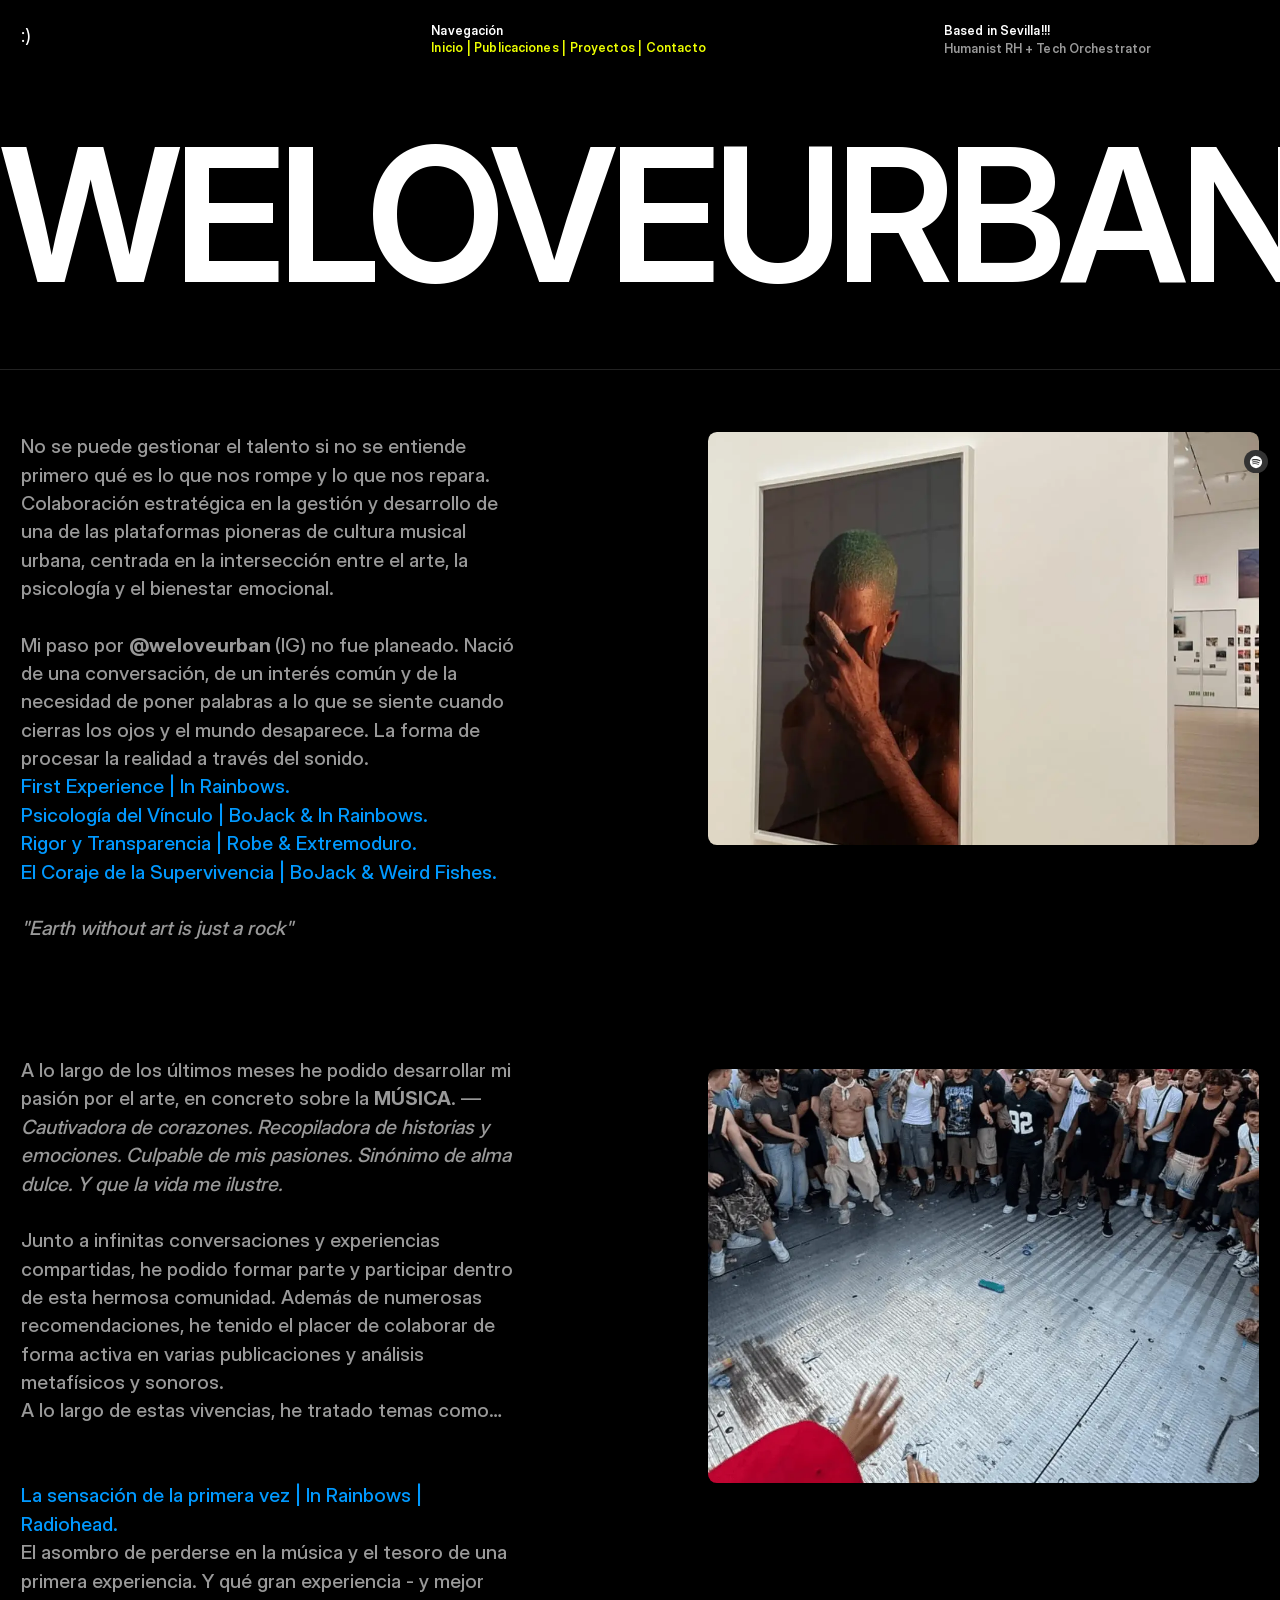
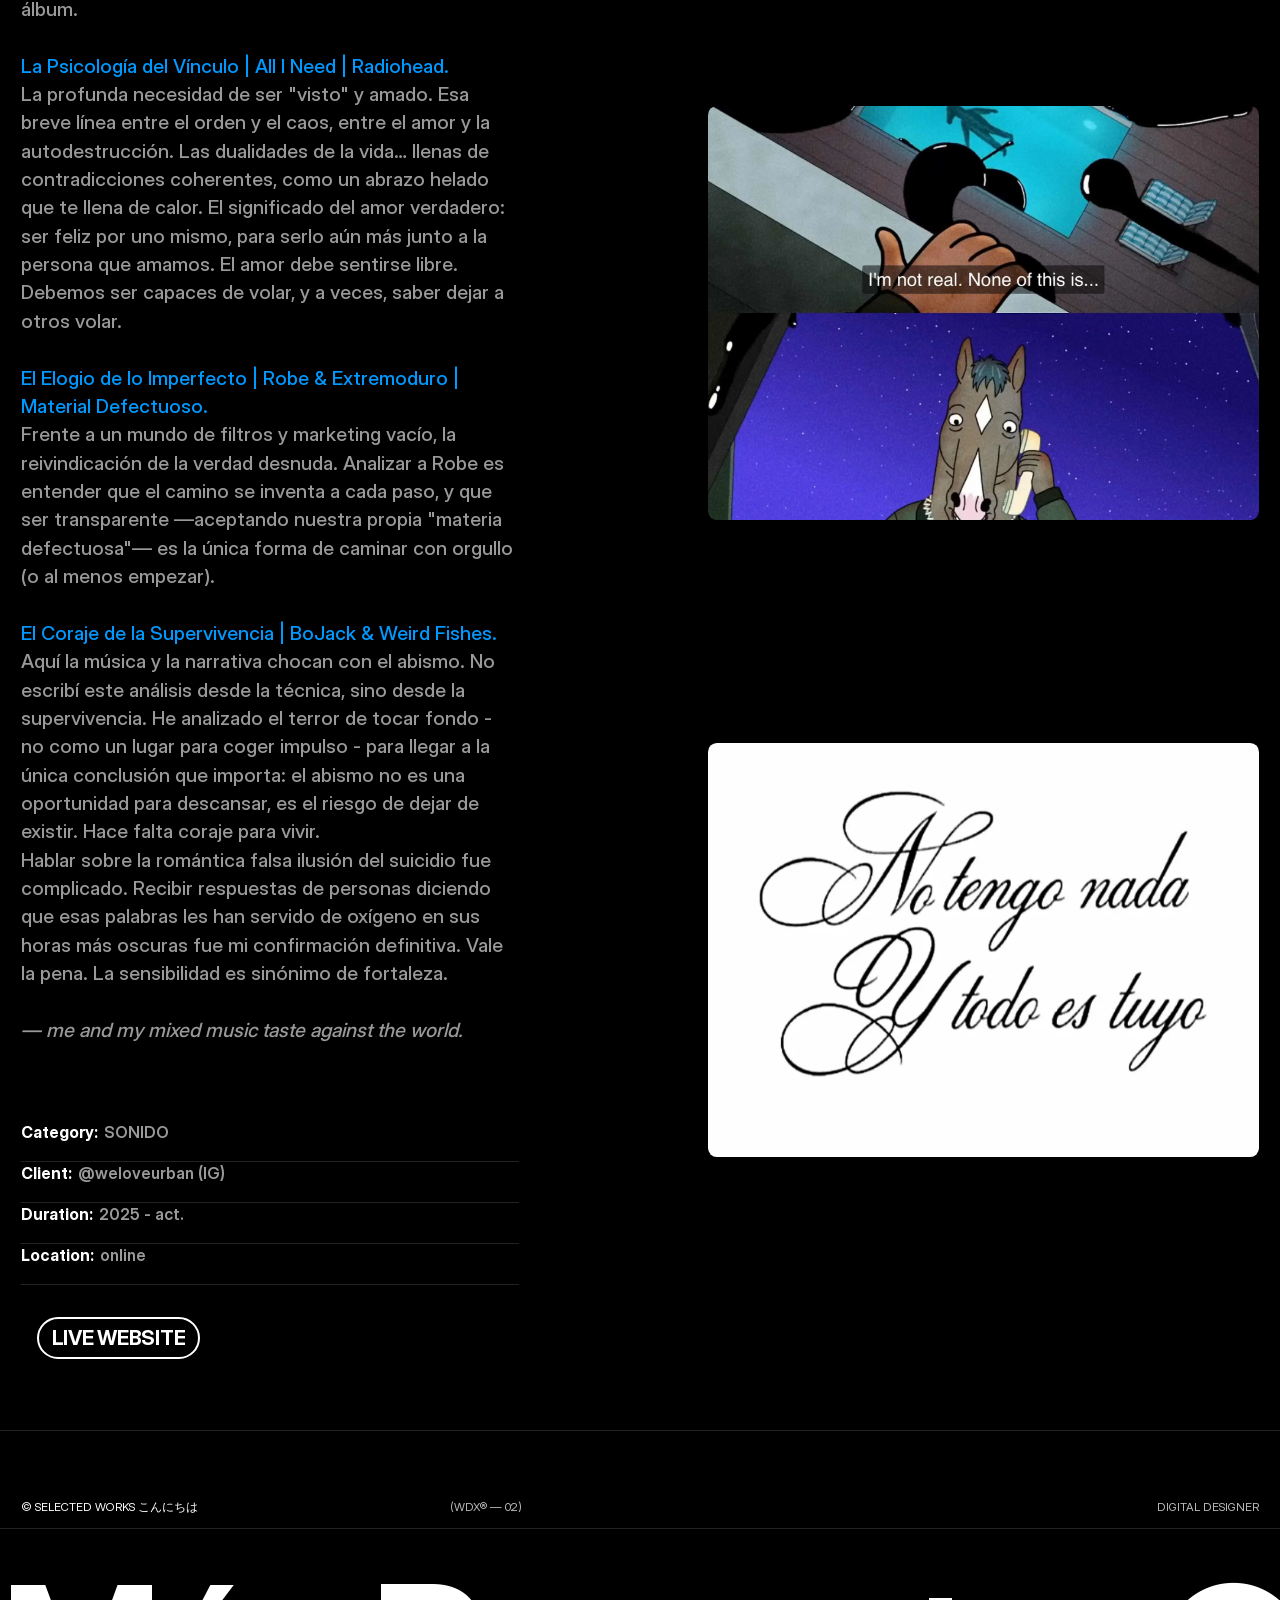
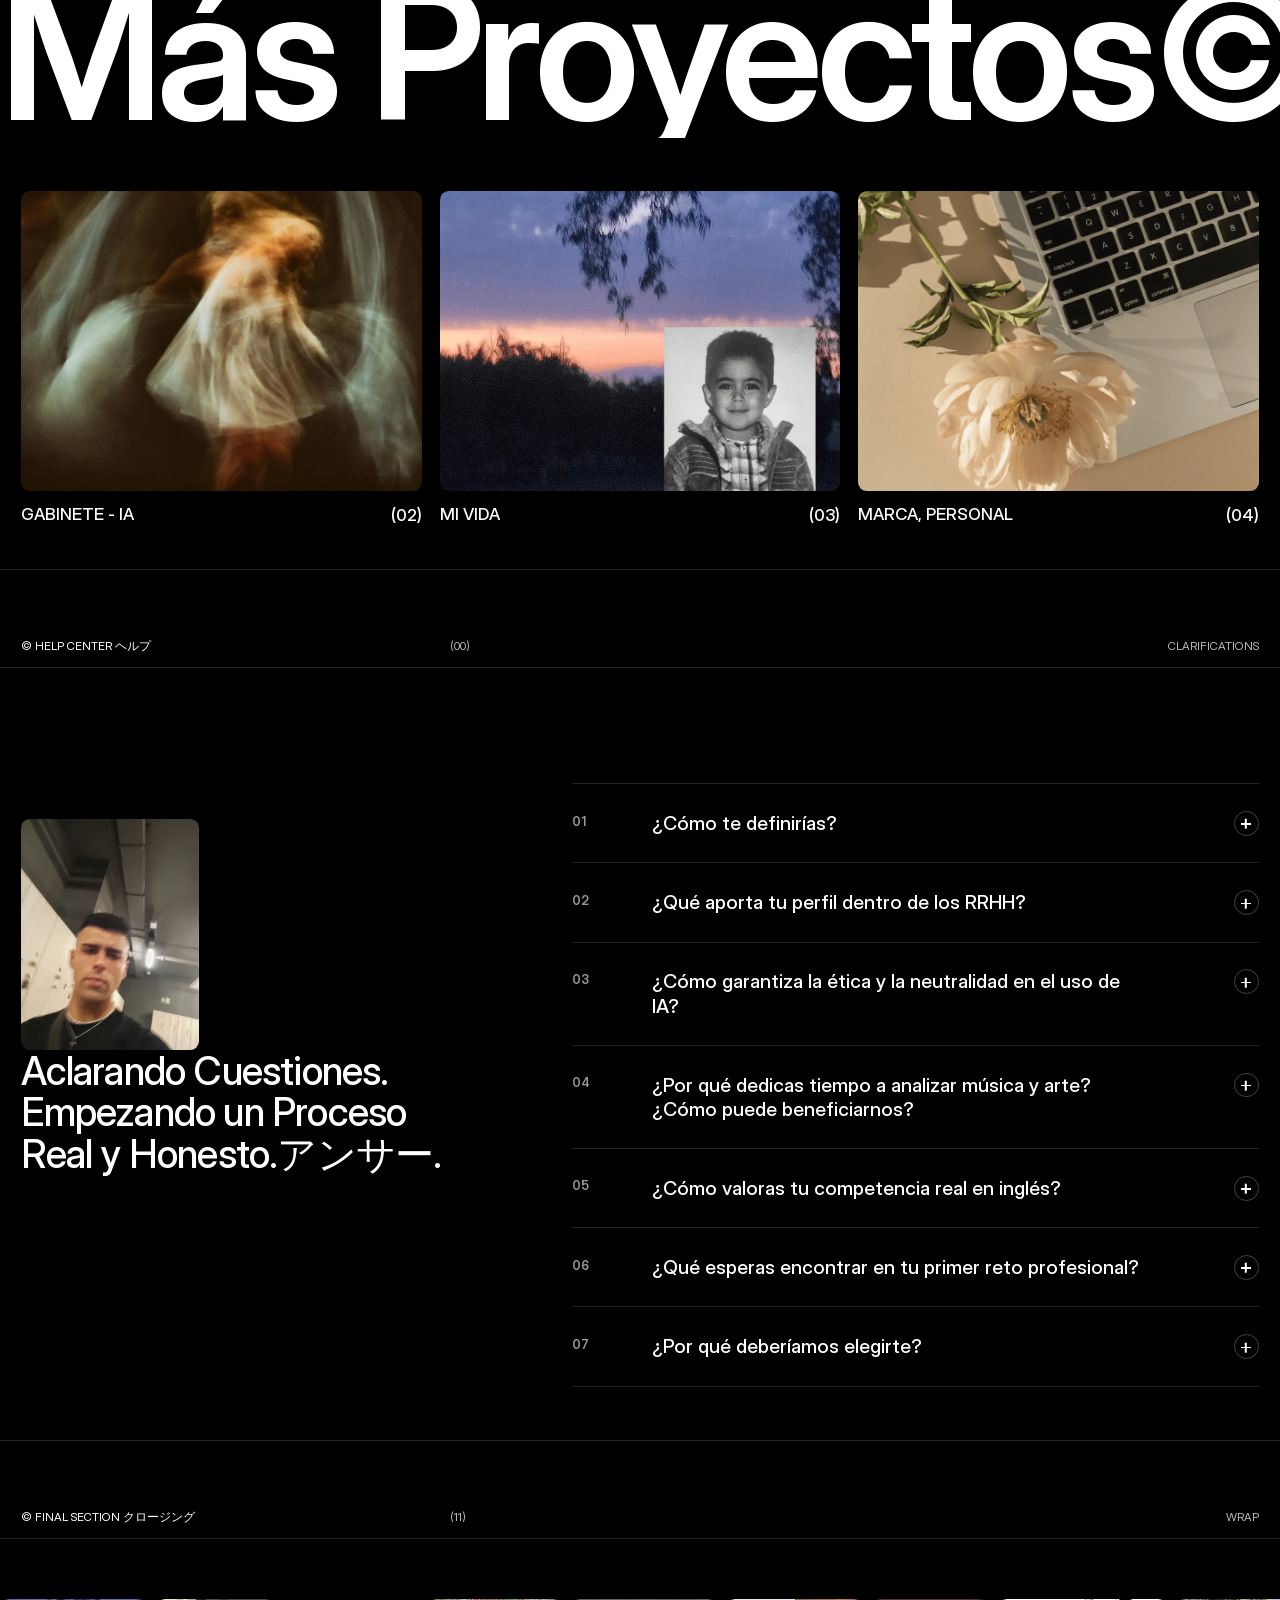
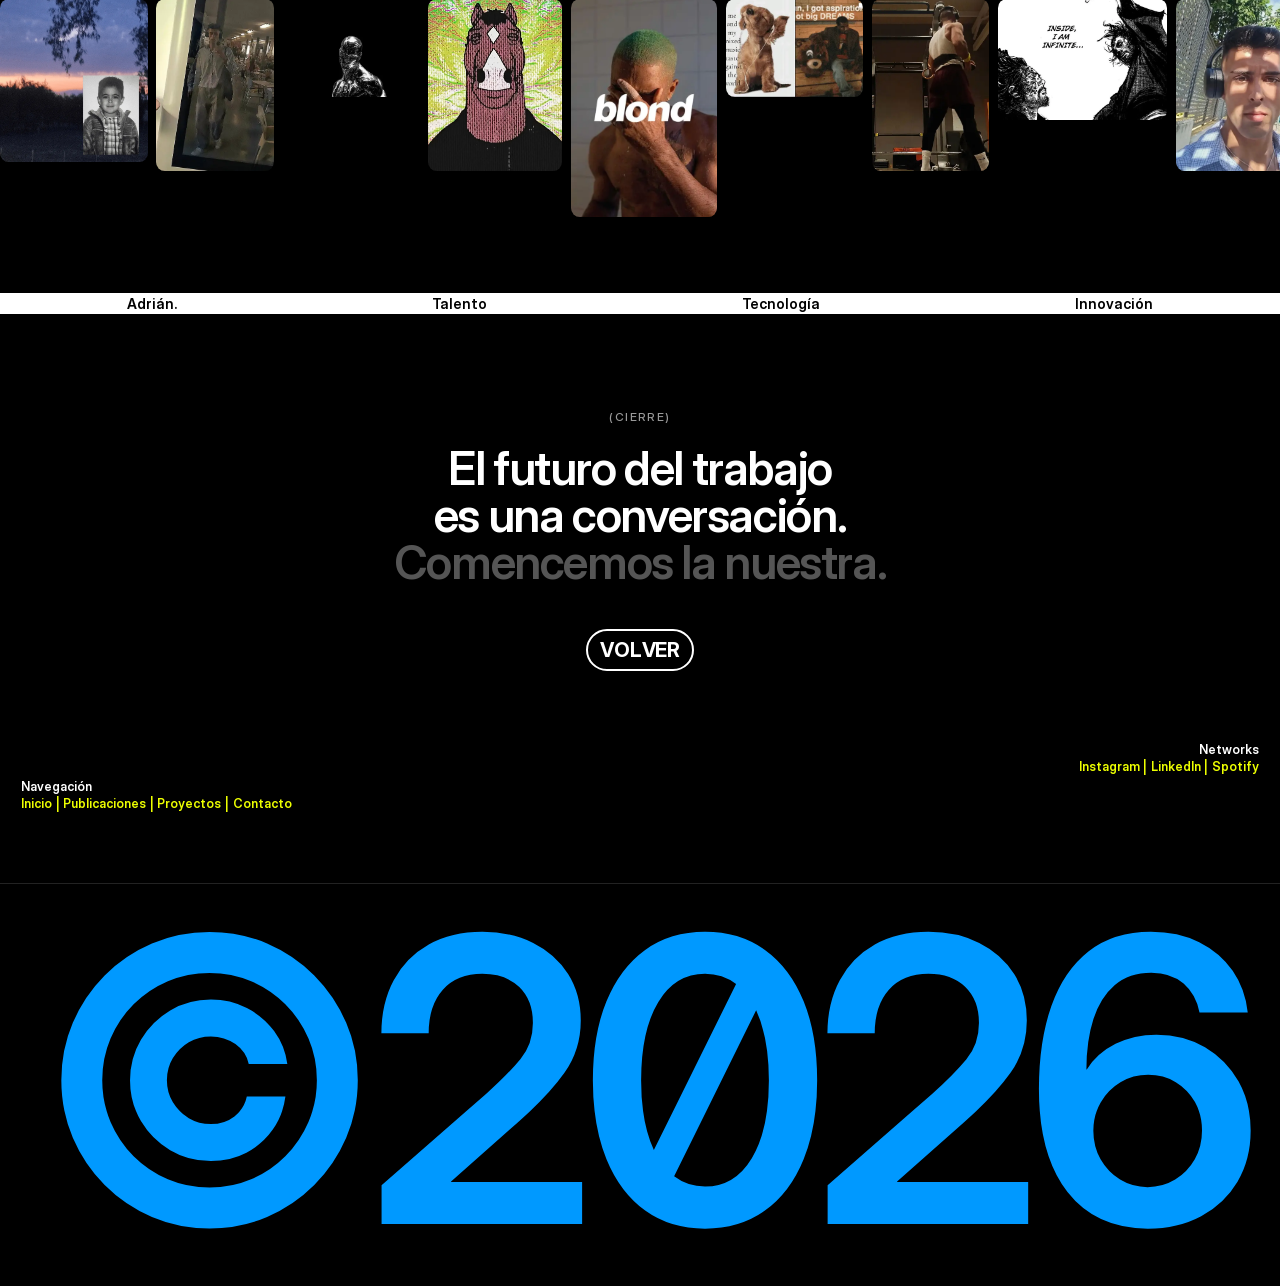
<file: work/sonido/index.html>
<!doctype html><html lang="es"><head><meta charset="utf-8"><meta name="viewport" content="width=device-width,initial-scale=1">
<title>MUSIC - CONTENT COLLABORATOR — Adrián Valencia</title><meta name="description" content="Una excusa para sumergirte en cultura — mi cultura."><meta name="robots" content="max-image-preview:large">
<link rel="canonical" href="https://adrianvalenciarrhh-rgb.github.io/adrianvalencia-personal/work/sonido/"><meta property="og:url" content="https://adrianvalenciarrhh-rgb.github.io/adrianvalencia-personal/work/sonido/"><meta property="og:type" content="website"><meta property="og:title" content="MUSIC - CONTENT COLLABORATOR — Adrián Valencia"><meta property="og:description" content="Una excusa para sumergirte en cultura — mi cultura."><meta property="og:image" content="https://adrianvalenciarrhh-rgb.github.io/adrianvalencia-personal/assets/img/og.jpg">
<meta name="twitter:card" content="summary_large_image"><meta name="twitter:title" content="MUSIC - CONTENT COLLABORATOR — Adrián Valencia"><meta name="twitter:description" content="Una excusa para sumergirte en cultura — mi cultura."><meta name="twitter:image" content="https://adrianvalenciarrhh-rgb.github.io/adrianvalencia-personal/assets/img/og.jpg">
<link rel="icon" href="../../favicon.png"><link rel="apple-touch-icon" href="../../apple-touch-icon.png">
<link rel="preload" href="../../assets/fonts/InterDisplay-SemiBold.woff2" as="font" type="font/woff2" crossorigin><link rel="preload" href="../../assets/fonts/InterDisplay-Medium.woff2" as="font" type="font/woff2" crossorigin>
<link rel="stylesheet" href="../../assets/style.css"></head>
<body class="proj"><header class="hdr" id="top"><a class="logo" href="../../#top">:)</a>
<div class="hnav"><p>Navegación</p><nav><a href="../../"><span class="roll" aria-label="Inicio"><span class="r1" aria-hidden="true"><span style="--i:0">I</span><span style="--i:1">n</span><span style="--i:2">i</span><span style="--i:3">c</span><span style="--i:4">i</span><span style="--i:5">o</span></span><span class="r2" aria-hidden="true"><span style="--i:0">I</span><span style="--i:1">n</span><span style="--i:2">i</span><span style="--i:3">c</span><span style="--i:4">i</span><span style="--i:5">o</span></span></span></a><i>|</i><a href="../../gallery/"><span class="roll" aria-label="Publicaciones"><span class="r1" aria-hidden="true"><span style="--i:0">P</span><span style="--i:1">u</span><span style="--i:2">b</span><span style="--i:3">l</span><span style="--i:4">i</span><span style="--i:5">c</span><span style="--i:6">a</span><span style="--i:7">c</span><span style="--i:8">i</span><span style="--i:9">o</span><span style="--i:10">n</span><span style="--i:11">e</span><span style="--i:12">s</span></span><span class="r2" aria-hidden="true"><span style="--i:0">P</span><span style="--i:1">u</span><span style="--i:2">b</span><span style="--i:3">l</span><span style="--i:4">i</span><span style="--i:5">c</span><span style="--i:6">a</span><span style="--i:7">c</span><span style="--i:8">i</span><span style="--i:9">o</span><span style="--i:10">n</span><span style="--i:11">e</span><span style="--i:12">s</span></span></span></a><i>|</i><a href="../../work/"><span class="roll" aria-label="Proyectos"><span class="r1" aria-hidden="true"><span style="--i:0">P</span><span style="--i:1">r</span><span style="--i:2">o</span><span style="--i:3">y</span><span style="--i:4">e</span><span style="--i:5">c</span><span style="--i:6">t</span><span style="--i:7">o</span><span style="--i:8">s</span></span><span class="r2" aria-hidden="true"><span style="--i:0">P</span><span style="--i:1">r</span><span style="--i:2">o</span><span style="--i:3">y</span><span style="--i:4">e</span><span style="--i:5">c</span><span style="--i:6">t</span><span style="--i:7">o</span><span style="--i:8">s</span></span></span></a><i>|</i><a href="../../contact/"><span class="roll" aria-label="Contacto"><span class="r1" aria-hidden="true"><span style="--i:0">C</span><span style="--i:1">o</span><span style="--i:2">n</span><span style="--i:3">t</span><span style="--i:4">a</span><span style="--i:5">c</span><span style="--i:6">t</span><span style="--i:7">o</span></span><span class="r2" aria-hidden="true"><span style="--i:0">C</span><span style="--i:1">o</span><span style="--i:2">n</span><span style="--i:3">t</span><span style="--i:4">a</span><span style="--i:5">c</span><span style="--i:6">t</span><span style="--i:7">o</span></span></span></a></nav></div>
<div class="hloc"><p>Based in Sevilla!!!</p><p class="g">Humanist RH + Tech Orchestrator </p></div></header><main>
<section class="ph"><div class="mq pmq" style="--d:90s"><div class="mq-t"><h2 class="big">WELOVEURBAN ©</h2><h2 class="big">WELOVEURBAN ©</h2><h2 class="big">WELOVEURBAN ©</h2></div><div class="mq-t" aria-hidden="true"><h2 class="big">WELOVEURBAN ©</h2><h2 class="big">WELOVEURBAN ©</h2><h2 class="big">WELOVEURBAN ©</h2></div></div></section>
<section class="pd"><div class="pd-l"><div class="rich g" data-reveal><p>No se puede gestionar el talento si no se entiende primero qué es lo que nos rompe y lo que nos repara.</p><p>Colaboración estratégica en la gestión y desarrollo de una de las plataformas pioneras de cultura musical urbana, centrada en la intersección entre el arte, la psicología y el bienestar emocional.</p><p><br></p><p>Mi paso por <strong>@weloveurban </strong>(IG) no fue planeado. Nació de una conversación, de un interés común y de la necesidad de poner palabras a lo que se siente cuando cierras los ojos y el mundo desaparece. La forma de procesar la realidad a través del sonido.</p><p><a href="https://www.instagram.com/p/DRoAtxAkeO-/?igsh=NWwwanVsNjhtc3Nt">First Experience | In Rainbows. </a></p><p><a href="https://www.google.com/url?sa=E&q=https%3A%2F%2Fwww.instagram.com%2Fp%2FDSGmKsaEa4_%2F%3Figsh%3DY3NjNDMwdGo4cW1t">Psicología del Vínculo | BoJack &amp; In Rainbows. </a></p><p><a href="https://www.instagram.com/p/DSV0WeQkWV-/?igsh=eXpkejhyYWY1emo0">Rigor y Transparencia | Robe &amp; Extremoduro.</a></p><p><a href="https://www.instagram.com/p/DU7A2dEkZJT/?utm_source=ig_web_copy_link&stkn=NTc4MTIwNjQ2YQ==">El Coraje de la Supervivencia | BoJack &amp; Weird Fishes.</a><br><br></p><p><em>"Earth without art is just a rock"</em></p><p><br></p><p><br></p><p><br></p><p><br></p><p>A lo largo de los últimos meses he podido desarrollar mi pasión por el arte, en concreto sobre la <strong>MÚSICA</strong>. — <em>Cautivadora de corazones. Recopiladora de historias y emociones. Culpable de mis pasiones. Sinónimo de alma dulce. Y que la vida me ilustre. </em></p><p><br></p><p>Junto a infinitas conversaciones y experiencias compartidas, he podido formar parte y participar dentro de esta hermosa comunidad. Además de numerosas recomendaciones, he tenido el placer de colaborar de forma activa en varias publicaciones y análisis metafísicos y sonoros. </p><p>A lo largo de estas vivencias, he tratado temas como…</p><p><br></p><p><br></p><p><a href="https://www.instagram.com/p/DRoAtxAkeO-/?igsh=NWwwanVsNjhtc3Nt">La sensación de la primera vez | In Rainbows | Radiohead. </a></p><p>El asombro de perderse en la música y el tesoro de una primera experiencia. Y qué gran experiencia - y mejor álbum. </p><p><br></p><p><a href="https://www.google.com/url?sa=E&q=https%3A%2F%2Fwww.instagram.com%2Fp%2FDSGmKsaEa4_%2F%3Figsh%3DY3NjNDMwdGo4cW1t">La Psicología del Vínculo | All I Need | Radiohead. </a></p><p>La profunda necesidad de ser "visto" y amado. Esa breve línea entre el orden y el caos, entre el amor y la autodestrucción. Las dualidades de la vida… llenas de contradicciones coherentes, como un abrazo helado que te llena de calor. El significado del amor verdadero: ser feliz por uno mismo, para serlo aún más junto a la persona que amamos. El amor debe sentirse libre. Debemos ser capaces de volar, y a veces, saber dejar a otros volar. </p><p><br></p><p><a href="https://www.instagram.com/p/DSV0WeQkWV-/?igsh=eXpkejhyYWY1emo0">El Elogio de lo Imperfecto | Robe &amp; Extremoduro | Material Defectuoso.</a></p><p>Frente a un mundo de filtros y marketing vacío, la reivindicación de la verdad desnuda. Analizar a Robe es entender que el camino se inventa a cada paso, y que ser transparente —aceptando nuestra propia "materia defectuosa"— es la única forma de caminar con orgullo (o al menos empezar).</p><p><br></p><p><a href="https://www.instagram.com/p/DSV0WeQkWV-/?igsh=eXpkejhyYWY1emo0">El Coraje de la Supervivencia | BoJack &amp; Weird Fishes.</a></p><p>Aquí la música y la narrativa chocan con el abismo. No escribí este análisis desde la técnica, sino desde la supervivencia. He analizado el terror de tocar fondo - no como un lugar para coger impulso - para llegar a la única conclusión que importa: el abismo no es una oportunidad para descansar, es el riesgo de dejar de existir. Hace falta coraje para vivir. </p><p>Hablar sobre la romántica falsa ilusión del suicidio fue complicado. Recibir respuestas de personas diciendo que esas palabras les han servido de oxígeno en sus horas más oscuras fue mi confirmación definitiva. Vale la pena. La sensibilidad es sinónimo de fortaleza. </p><p><br></p><p><em>— me and my mixed music taste against the world.</em></p><p><br></p></div><ul class="meta"><li><b>Category:</b><span>SONIDO</span></li><li><b>Client:</b><span>@weloveurban (IG)</span></li><li><b>Duration:</b><span>2025 - act.</span></li><li><b>Location:</b><span>online</span></li></ul><a class="pill" href="https://www.instagram.com/weloveurban?utm_source=ig_web_button_share_sheet&igsh=ZDNlZDc0MzIxNw==" target="_blank" rel="noopener"><span class="roll" aria-label="Live Website"><span class="r1" aria-hidden="true"><span style="--i:0">L</span><span style="--i:1">i</span><span style="--i:2">v</span><span style="--i:3">e</span><span style="--i:4">&nbsp;</span><span style="--i:5">W</span><span style="--i:6">e</span><span style="--i:7">b</span><span style="--i:8">s</span><span style="--i:9">i</span><span style="--i:10">t</span><span style="--i:11">e</span></span><span class="r2" aria-hidden="true"><span style="--i:0">L</span><span style="--i:1">i</span><span style="--i:2">v</span><span style="--i:3">e</span><span style="--i:4">&nbsp;</span><span style="--i:5">W</span><span style="--i:6">e</span><span style="--i:7">b</span><span style="--i:8">s</span><span style="--i:9">i</span><span style="--i:10">t</span><span style="--i:11">e</span></span></span></a></div>
<div class="pd-r"><div class="pi2" data-reveal><img class="" src="../../assets/img/PqqomyFJ1pOV8BwCOJG9m3sn1nE.webp" width="1079" height="1139" alt="MUSIC - CONTENT COLLABORATOR" fetchpriority="high"></div><div class="pi2" data-reveal><img class="" src="../../assets/img/wWzpNFPgfGBDbpTdNqvg3xTUDaU.webp" width="923" height="1245" alt="MUSIC - CONTENT COLLABORATOR" loading="lazy" decoding="async"></div><div class="pi2" data-reveal><img class="" src="../../assets/img/ZeFPhY9CE552aV3BEoDKkxN5yUk.webp" width="1800" height="2401" alt="MUSIC - CONTENT COLLABORATOR" loading="lazy" decoding="async"></div><div class="pi2" data-reveal><img class="" src="../../assets/img/NOWXlXUPlrpi8lo87IAxwn9A.webp" width="1024" height="1024" alt="MUSIC - CONTENT COLLABORATOR" loading="lazy" decoding="async"></div></div></section>
<section class="sec more"><div class="lbl" data-reveal><h6>© Selected Works こんにちは</h6><h6 class="g n">(WDX® — 02)</h6><h6 class="g r">Digital Designer</h6></div><div class="mq " style="--d:40s"><div class="mq-t"><h2 class="big">Más Proyectos©</h2><h2 class="big">Más Proyectos©</h2><h2 class="big">Más Proyectos©</h2></div><div class="mq-t" aria-hidden="true"><h2 class="big">Más Proyectos©</h2><h2 class="big">Más Proyectos©</h2><h2 class="big">Más Proyectos©</h2></div></div><div class="more-g"><a class="pcard " href="../../work/tech/" style="" data-reveal><div class="pimg"><img class="" src="../../assets/img/pzBCK7EzQOhAOUapUbzq2Aykno.webp" width="1800" height="1205" alt="GABINETE - IA" loading="lazy" decoding="async"><span class="pcat"><span>TECH</span><span>Ver proyecto →</span></span></div><div class="pcap"><span class="pt"><span class="roll" aria-label="GABINETE - IA"><span class="r1" aria-hidden="true"><span style="--i:0">G</span><span style="--i:1">A</span><span style="--i:2">B</span><span style="--i:3">I</span><span style="--i:4">N</span><span style="--i:5">E</span><span style="--i:6">T</span><span style="--i:7">E</span><span style="--i:8">&nbsp;</span><span style="--i:9">-</span><span style="--i:10">&nbsp;</span><span style="--i:11">I</span><span style="--i:12">A</span></span><span class="r2" aria-hidden="true"><span style="--i:0">G</span><span style="--i:1">A</span><span style="--i:2">B</span><span style="--i:3">I</span><span style="--i:4">N</span><span style="--i:5">E</span><span style="--i:6">T</span><span style="--i:7">E</span><span style="--i:8">&nbsp;</span><span style="--i:9">-</span><span style="--i:10">&nbsp;</span><span style="--i:11">I</span><span style="--i:12">A</span></span></span></span><span>(02)</span></div></a><a class="pcard " href="../../work/mi-vida/" style="" data-reveal><div class="pimg"><img class="" src="../../assets/img/JCHJjIOxZ172hEiC6nJxh6B8.webp" width="1080" height="1468" alt="MI VIDA" loading="lazy" decoding="async"><span class="pcat"><span>FILOSOFÍA</span><span>Ver proyecto →</span></span></div><div class="pcap"><span class="pt"><span class="roll" aria-label="MI VIDA"><span class="r1" aria-hidden="true"><span style="--i:0">M</span><span style="--i:1">I</span><span style="--i:2">&nbsp;</span><span style="--i:3">V</span><span style="--i:4">I</span><span style="--i:5">D</span><span style="--i:6">A</span></span><span class="r2" aria-hidden="true"><span style="--i:0">M</span><span style="--i:1">I</span><span style="--i:2">&nbsp;</span><span style="--i:3">V</span><span style="--i:4">I</span><span style="--i:5">D</span><span style="--i:6">A</span></span></span></span><span>(03)</span></div></a><a class="pcard " href="../../work/personas/" style="" data-reveal><div class="pimg"><img class="" src="../../assets/img/eNhVzwe79CMWAm4DuIH0MmGaqE.webp" width="1800" height="1749" alt="MARCA, PERSONAL" loading="lazy" decoding="async"><span class="pcat"><span>PERSONAS</span><span>Ver proyecto →</span></span></div><div class="pcap"><span class="pt"><span class="roll" aria-label="MARCA, PERSONAL"><span class="r1" aria-hidden="true"><span style="--i:0">M</span><span style="--i:1">A</span><span style="--i:2">R</span><span style="--i:3">C</span><span style="--i:4">A</span><span style="--i:5">,</span><span style="--i:6">&nbsp;</span><span style="--i:7">P</span><span style="--i:8">E</span><span style="--i:9">R</span><span style="--i:10">S</span><span style="--i:11">O</span><span style="--i:12">N</span><span style="--i:13">A</span><span style="--i:14">L</span></span><span class="r2" aria-hidden="true"><span style="--i:0">M</span><span style="--i:1">A</span><span style="--i:2">R</span><span style="--i:3">C</span><span style="--i:4">A</span><span style="--i:5">,</span><span style="--i:6">&nbsp;</span><span style="--i:7">P</span><span style="--i:8">E</span><span style="--i:9">R</span><span style="--i:10">S</span><span style="--i:11">O</span><span style="--i:12">N</span><span style="--i:13">A</span><span style="--i:14">L</span></span></span></span><span>(04)</span></div></a></div></section>
<section class="sec faq faq-b"><div class="lbl" data-reveal><h6>© Help Center ヘルプ</h6><h6 class="g n">(00)</h6><h6 class="g r">Clarifications</h6></div>
<div class="faq-in"><div class="faq-l"><img class="faq-img" src="../../assets/img/UvmrgGJ5VjkHzuHCGmqR7i20GSw.webp" width="520" height="679" alt="Adrián Valencia" loading="lazy" decoding="async"><h3 data-reveal>Aclarando Cuestiones. Empezando un Proceso Real y Honesto.アンサー.</h3></div>
<ul class="faq-list"><li data-reveal><button class="faq-q" aria-expanded="false"><span class="num">01</span><span class="q">¿Cómo te definirías?</span><span class="plus" aria-hidden="true"></span></button><div class="faq-a"><div><p>Soy feliz, y eso es mucho. Soy realista, aun así elijo tener una buena perspectiva. Soy consciente de quién soy y de mi entorno. Eso me permite actuar de forma genuina y real. Aún así, a veces es necesario lanzarse a la aventura. &quot;Caminante no hay camino, se hace camino al andar&quot;. A veces debemos dar el primer paso, y crear nuestro destino en consecuencia. </p></div></div></li><li data-reveal><button class="faq-q" aria-expanded="false"><span class="num">02</span><span class="q">¿Qué aporta tu perfil dentro de los RRHH?</span><span class="plus" aria-hidden="true"></span></button><div class="faq-a"><div><p>Aporto una arquitectura de pensamiento orientada a la automatización de procesos vacíos. Mi objetivo es usar la tecnología para liberar el tiempo necesario que requiere la verdadera gestión humana: el diálogo y el bienestar.</p></div></div></li><li data-reveal><button class="faq-q" aria-expanded="false"><span class="num">03</span><span class="q">¿Cómo garantiza la ética y la neutralidad en el uso de IA?</span><span class="plus" aria-hidden="true"></span></button><div class="faq-a"><div><p>Sigo marcos de Prompting Responsable. Entiendo la IA como un soporte, no como un decisor. Realizo auditorías manuales de sesgos para asegurar que los procesos de selección sean siempre justos, diversos e inclusivos.</p></div></div></li><li data-reveal><button class="faq-q" aria-expanded="false"><span class="num">04</span><span class="q">¿Por qué dedicas tiempo a analizar música y arte? ¿Cómo puede beneficiarnos?</span><span class="plus" aria-hidden="true"></span></button><div class="faq-a"><div><p>Porque para encontrar talento hay que saber escuchar lo que no se dice. Mi colaboración en medios digitales me ha enseñado a descifrar narrativas y a conectar con audiencias internacionales. El arte me da la empatía y el contexto cultural que a veces los datos no pueden capturar.</p></div></div></li><li data-reveal><button class="faq-q" aria-expanded="false"><span class="num">05</span><span class="q">¿Cómo valoras tu competencia real en inglés?</span><span class="plus" aria-hidden="true"></span></button><div class="faq-a"><div><p>Más allá de mi formación con la UPenn, el inglés es un idioma que ha estado presente en mi vida de forma constante. Lo aplico de manera práctica como Music Content Collaborator en Instagram, colaborando en una de las cuentas pioneras del sector musical. Mi vida técnica y mis aficiones giran en torno a este idioma: Música, Arte, Deporte, Lectura y Filosofía. Aunque siempre hay margen de mejora para alcanzar la excelencia, cuento con la capacidad necesaria para comenzar a operar en cualquier entorno</p></div></div></li><li data-reveal><button class="faq-q" aria-expanded="false"><span class="num">06</span><span class="q">¿Qué esperas encontrar en tu primer reto profesional?</span><span class="plus" aria-hidden="true"></span></button><div class="faq-a"><div><p>Busco el terreno donde transicionar y convertirme en el mejor profesional. Espero encontrar líderes que gestionen por confianza y sistemas que permitan que la innovación fluya. Busco la orilla donde mi capacidad encuentre su utilidad definitiva. Poder evolucionar.</p></div></div></li><li data-reveal><button class="faq-q" aria-expanded="false"><span class="num">07</span><span class="q">¿Por qué deberíamos elegirte?</span><span class="plus" aria-hidden="true"></span></button><div class="faq-a"><div><p>No soy &quot;vendehumos&quot;. Nadie es perfecto. Dicho eso, realmente me considero una persona completa. Me siento orgulloso de quien soy, desde lo personal hasta lo profesional, desde mis pasiones a mis actuaciones. Me siento capaz de actuar según lo esperable; y más importante, aprender y superarme.</p></div></div></li></ul></div></section><section class="sec final"><div class="lbl" data-reveal><h6>© Final Section クロージング</h6><h6 class="g n">(11)</h6><h6 class="g r">Wrap</h6></div>
<div class="imq"><div class="imq-t"><div class="wi" style="--w:166;--h:183"><img class="" src="../../assets/img/JCHJjIOxZ172hEiC6nJxh6B8.webp" width="1080" height="1468" alt="" loading="lazy" decoding="async"></div><div class="wi" style="--w:132;--h:193"><img class="" src="../../assets/img/nRtJeVkqT6yi0EFC51btEuBG2m8.webp" width="400" height="540" alt="" loading="lazy" decoding="async"></div><div class="wi" style="--w:154;--h:110"><img class="" src="../../assets/img/4A35Qu0QVWM7RSJeXyO1RFyD0w.webp" width="560" height="315" alt="" loading="lazy" decoding="async"></div><div class="wi" style="--w:150;--h:193"><img class="" src="../../assets/img/CCKaFSMrflDO9xFSCxQyUkkUYY.webp" width="1080" height="1344" alt="" loading="lazy" decoding="async"></div><div class="wi" style="--w:165;--h:245"><img class="" src="../../assets/img/qozy7WIynzf0CKygVjUmz46aTlM.webp" width="400" height="600" alt="" loading="lazy" decoding="async"></div><div class="wi" style="--w:154;--h:110"><img class="" src="../../assets/img/dLRgGMrvTkYQulnJATFpN0hdjCo.webp" width="400" height="267" alt="" loading="lazy" decoding="async"></div><div class="wi" style="--w:132;--h:193"><img class="" src="../../assets/img/WZtZ3pAf5KMtJljXbXwGHdpw.webp" width="400" height="639" alt="" loading="lazy" decoding="async"></div><div class="wi" style="--w:190;--h:136"><img class="" src="../../assets/img/u3DLyOcICfoGbTdfNFyX5tz1A.webp" width="1080" height="1061" alt="" loading="lazy" decoding="async"></div><div class="wi" style="--w:190;--h:193"><img class="" src="../../assets/img/oa5XfXW8ftJGcgNgKzcAjRFRM8.webp" width="946" height="946" alt="" loading="lazy" decoding="async"></div></div><div class="imq-t" aria-hidden="true"><div class="wi" style="--w:166;--h:183"><img class="" src="../../assets/img/JCHJjIOxZ172hEiC6nJxh6B8.webp" width="1080" height="1468" alt="" loading="lazy" decoding="async"></div><div class="wi" style="--w:132;--h:193"><img class="" src="../../assets/img/nRtJeVkqT6yi0EFC51btEuBG2m8.webp" width="400" height="540" alt="" loading="lazy" decoding="async"></div><div class="wi" style="--w:154;--h:110"><img class="" src="../../assets/img/4A35Qu0QVWM7RSJeXyO1RFyD0w.webp" width="560" height="315" alt="" loading="lazy" decoding="async"></div><div class="wi" style="--w:150;--h:193"><img class="" src="../../assets/img/CCKaFSMrflDO9xFSCxQyUkkUYY.webp" width="1080" height="1344" alt="" loading="lazy" decoding="async"></div><div class="wi" style="--w:165;--h:245"><img class="" src="../../assets/img/qozy7WIynzf0CKygVjUmz46aTlM.webp" width="400" height="600" alt="" loading="lazy" decoding="async"></div><div class="wi" style="--w:154;--h:110"><img class="" src="../../assets/img/dLRgGMrvTkYQulnJATFpN0hdjCo.webp" width="400" height="267" alt="" loading="lazy" decoding="async"></div><div class="wi" style="--w:132;--h:193"><img class="" src="../../assets/img/WZtZ3pAf5KMtJljXbXwGHdpw.webp" width="400" height="639" alt="" loading="lazy" decoding="async"></div><div class="wi" style="--w:190;--h:136"><img class="" src="../../assets/img/u3DLyOcICfoGbTdfNFyX5tz1A.webp" width="1080" height="1061" alt="" loading="lazy" decoding="async"></div><div class="wi" style="--w:190;--h:193"><img class="" src="../../assets/img/oa5XfXW8ftJGcgNgKzcAjRFRM8.webp" width="946" height="946" alt="" loading="lazy" decoding="async"></div></div></div>
<div class="band"><div class="band-t"><p>Adrián.</p><p>Talento</p><p>Tecnología</p><p>Innovación</p></div></div>
<div class="closing" data-reveal><p class="k">(Cierre)</p><p>El futuro del trabajo<br>es una conversación.</p><p class="g">Comencemos la nuestra.</p></div>
<div class="center" data-reveal><a class="pill" href="#top"><span class="roll" aria-label="Volver"><span class="r1" aria-hidden="true"><span style="--i:0">V</span><span style="--i:1">o</span><span style="--i:2">l</span><span style="--i:3">v</span><span style="--i:4">e</span><span style="--i:5">r</span></span><span class="r2" aria-hidden="true"><span style="--i:0">V</span><span style="--i:1">o</span><span style="--i:2">l</span><span style="--i:3">v</span><span style="--i:4">e</span><span style="--i:5">r</span></span></span></a></div>
<footer class="ftr"><div class="fnav"><p>Navegación</p><nav><a href="../../"><span class="roll" aria-label="Inicio"><span class="r1" aria-hidden="true"><span style="--i:0">I</span><span style="--i:1">n</span><span style="--i:2">i</span><span style="--i:3">c</span><span style="--i:4">i</span><span style="--i:5">o</span></span><span class="r2" aria-hidden="true"><span style="--i:0">I</span><span style="--i:1">n</span><span style="--i:2">i</span><span style="--i:3">c</span><span style="--i:4">i</span><span style="--i:5">o</span></span></span></a><i>|</i><a href="../../gallery/"><span class="roll" aria-label="Publicaciones"><span class="r1" aria-hidden="true"><span style="--i:0">P</span><span style="--i:1">u</span><span style="--i:2">b</span><span style="--i:3">l</span><span style="--i:4">i</span><span style="--i:5">c</span><span style="--i:6">a</span><span style="--i:7">c</span><span style="--i:8">i</span><span style="--i:9">o</span><span style="--i:10">n</span><span style="--i:11">e</span><span style="--i:12">s</span></span><span class="r2" aria-hidden="true"><span style="--i:0">P</span><span style="--i:1">u</span><span style="--i:2">b</span><span style="--i:3">l</span><span style="--i:4">i</span><span style="--i:5">c</span><span style="--i:6">a</span><span style="--i:7">c</span><span style="--i:8">i</span><span style="--i:9">o</span><span style="--i:10">n</span><span style="--i:11">e</span><span style="--i:12">s</span></span></span></a><i>|</i><a href="../../work/"><span class="roll" aria-label="Proyectos"><span class="r1" aria-hidden="true"><span style="--i:0">P</span><span style="--i:1">r</span><span style="--i:2">o</span><span style="--i:3">y</span><span style="--i:4">e</span><span style="--i:5">c</span><span style="--i:6">t</span><span style="--i:7">o</span><span style="--i:8">s</span></span><span class="r2" aria-hidden="true"><span style="--i:0">P</span><span style="--i:1">r</span><span style="--i:2">o</span><span style="--i:3">y</span><span style="--i:4">e</span><span style="--i:5">c</span><span style="--i:6">t</span><span style="--i:7">o</span><span style="--i:8">s</span></span></span></a><i>|</i><a href="../../contact/"><span class="roll" aria-label="Contacto"><span class="r1" aria-hidden="true"><span style="--i:0">C</span><span style="--i:1">o</span><span style="--i:2">n</span><span style="--i:3">t</span><span style="--i:4">a</span><span style="--i:5">c</span><span style="--i:6">t</span><span style="--i:7">o</span></span><span class="r2" aria-hidden="true"><span style="--i:0">C</span><span style="--i:1">o</span><span style="--i:2">n</span><span style="--i:3">t</span><span style="--i:4">a</span><span style="--i:5">c</span><span style="--i:6">t</span><span style="--i:7">o</span></span></span></a></nav></div><div class="fnet"><p>Networks</p><nav><a href="https://www.instagram.com/adrivarix11" target="_blank" rel="noopener"><span class="roll" aria-label="Instagram"><span class="r1" aria-hidden="true"><span style="--i:0">I</span><span style="--i:1">n</span><span style="--i:2">s</span><span style="--i:3">t</span><span style="--i:4">a</span><span style="--i:5">g</span><span style="--i:6">r</span><span style="--i:7">a</span><span style="--i:8">m</span></span><span class="r2" aria-hidden="true"><span style="--i:0">I</span><span style="--i:1">n</span><span style="--i:2">s</span><span style="--i:3">t</span><span style="--i:4">a</span><span style="--i:5">g</span><span style="--i:6">r</span><span style="--i:7">a</span><span style="--i:8">m</span></span></span></a><i>|</i><a href="https://www.linkedin.com/in/adrianvalenciarios/" target="_blank" rel="noopener"><span class="roll" aria-label="LinkedIn"><span class="r1" aria-hidden="true"><span style="--i:0">L</span><span style="--i:1">i</span><span style="--i:2">n</span><span style="--i:3">k</span><span style="--i:4">e</span><span style="--i:5">d</span><span style="--i:6">I</span><span style="--i:7">n</span></span><span class="r2" aria-hidden="true"><span style="--i:0">L</span><span style="--i:1">i</span><span style="--i:2">n</span><span style="--i:3">k</span><span style="--i:4">e</span><span style="--i:5">d</span><span style="--i:6">I</span><span style="--i:7">n</span></span></span></a><i>|</i><a href="https://open.spotify.com/playlist/37i9dQZEVXdi45dT5oklZR?si=b1b2de7641054a4a" target="_blank" rel="noopener"><span class="roll" aria-label="Spotify"><span class="r1" aria-hidden="true"><span style="--i:0">S</span><span style="--i:1">p</span><span style="--i:2">o</span><span style="--i:3">t</span><span style="--i:4">i</span><span style="--i:5">f</span><span style="--i:6">y</span></span><span class="r2" aria-hidden="true"><span style="--i:0">S</span><span style="--i:1">p</span><span style="--i:2">o</span><span style="--i:3">t</span><span style="--i:4">i</span><span style="--i:5">f</span><span style="--i:6">y</span></span></span></a></nav></div></footer>
<a class="c2026" href="../../" aria-label="Inicio"><span>©2026</span></a></section></main><button class="spot" aria-label="Abrir playlist de Spotify" aria-expanded="false"><svg viewBox="0 0 24 24" width="14" height="14"><path fill="currentColor" d="M12 1.5a10.5 10.5 0 1 0 0 21 10.5 10.5 0 0 0 0-21Zm4.8 15.2a.65.65 0 0 1-.9.2c-2.5-1.5-5.6-1.9-9.3-1a.65.65 0 1 1-.3-1.3c4-.9 7.5-.5 10.3 1.2.3.2.4.6.2.9Zm1.3-2.9a.8.8 0 0 1-1.1.3c-2.8-1.7-7.1-2.2-10.4-1.2a.8.8 0 1 1-.5-1.6c3.8-1.1 8.5-.6 11.7 1.4.4.2.5.7.3 1.1Zm.1-3c-3.4-2-9-2.2-12.2-1.2a1 1 0 1 1-.6-1.9c3.7-1.1 9.9-.9 13.8 1.4a1 1 0 0 1-1 1.7Z"/></svg></button><div class="spot-panel" hidden></div><script src="../../assets/site.js" defer></script></body></html>
</file>
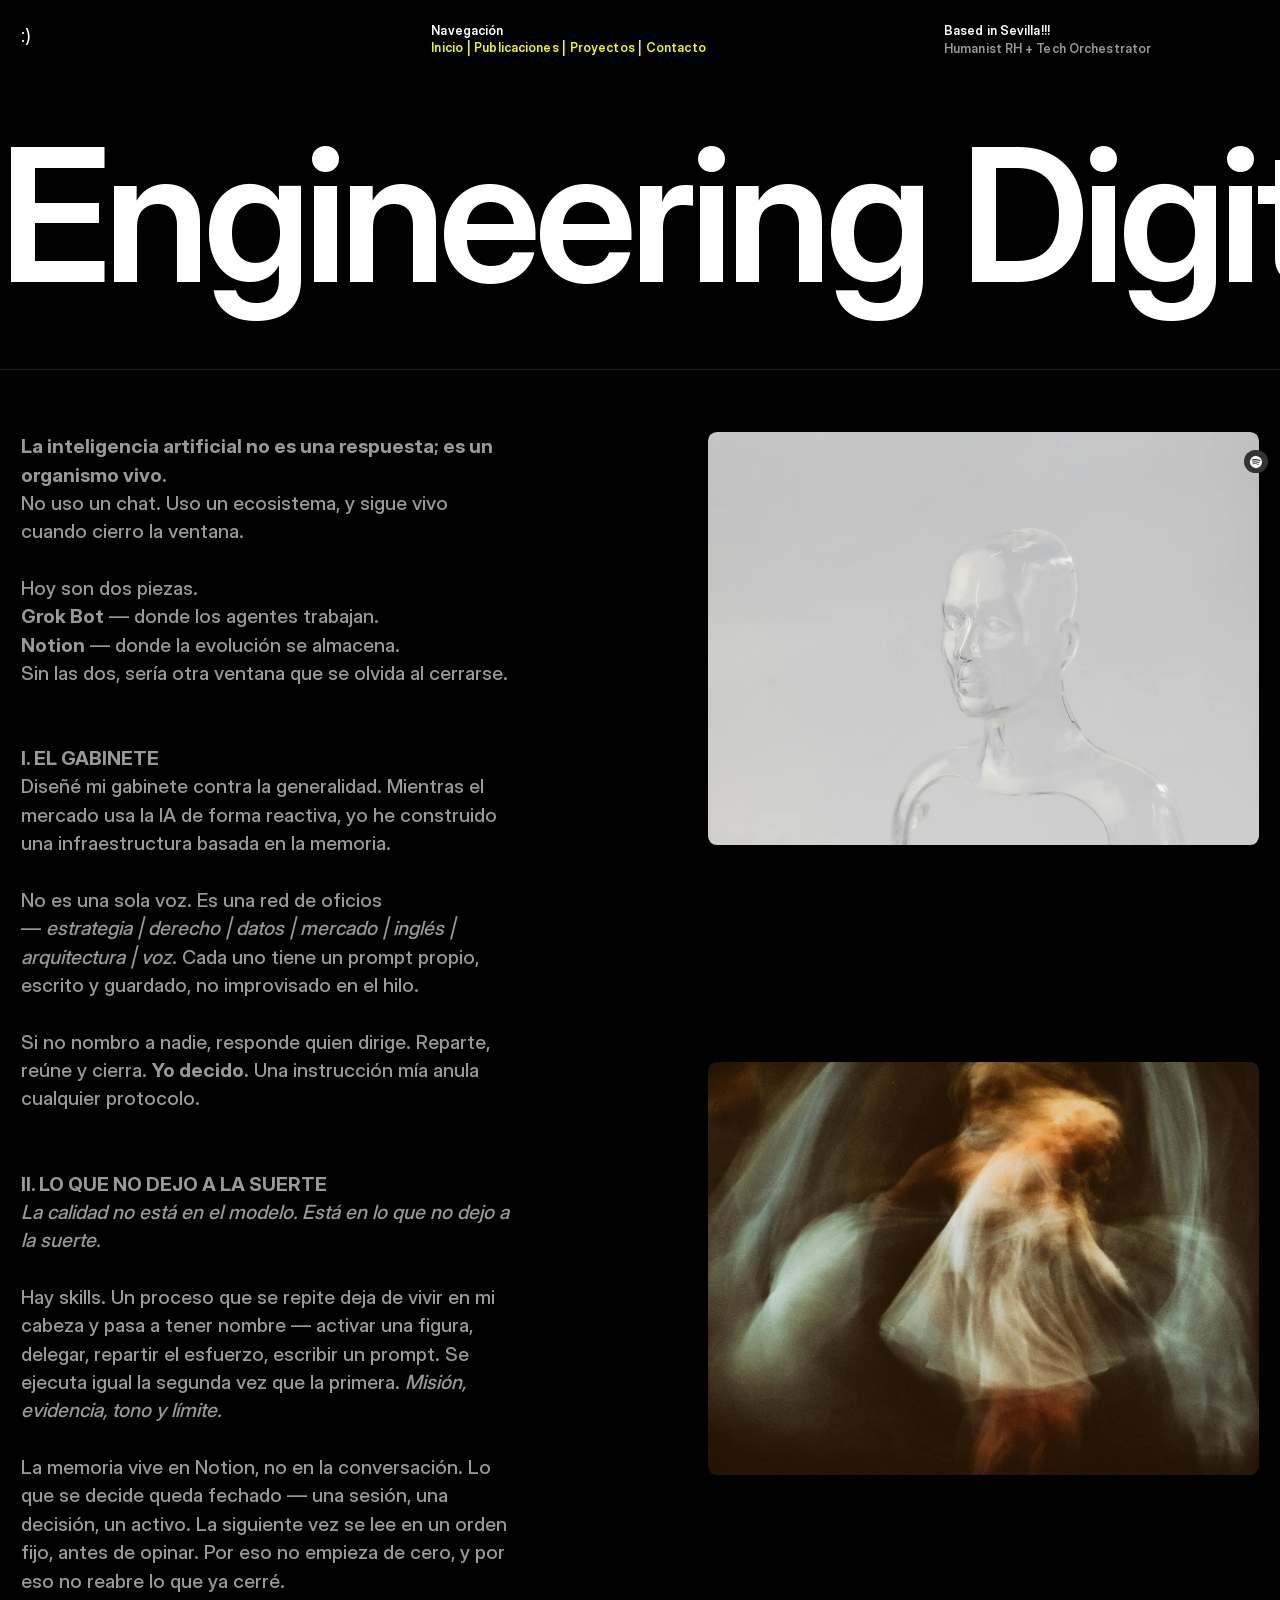
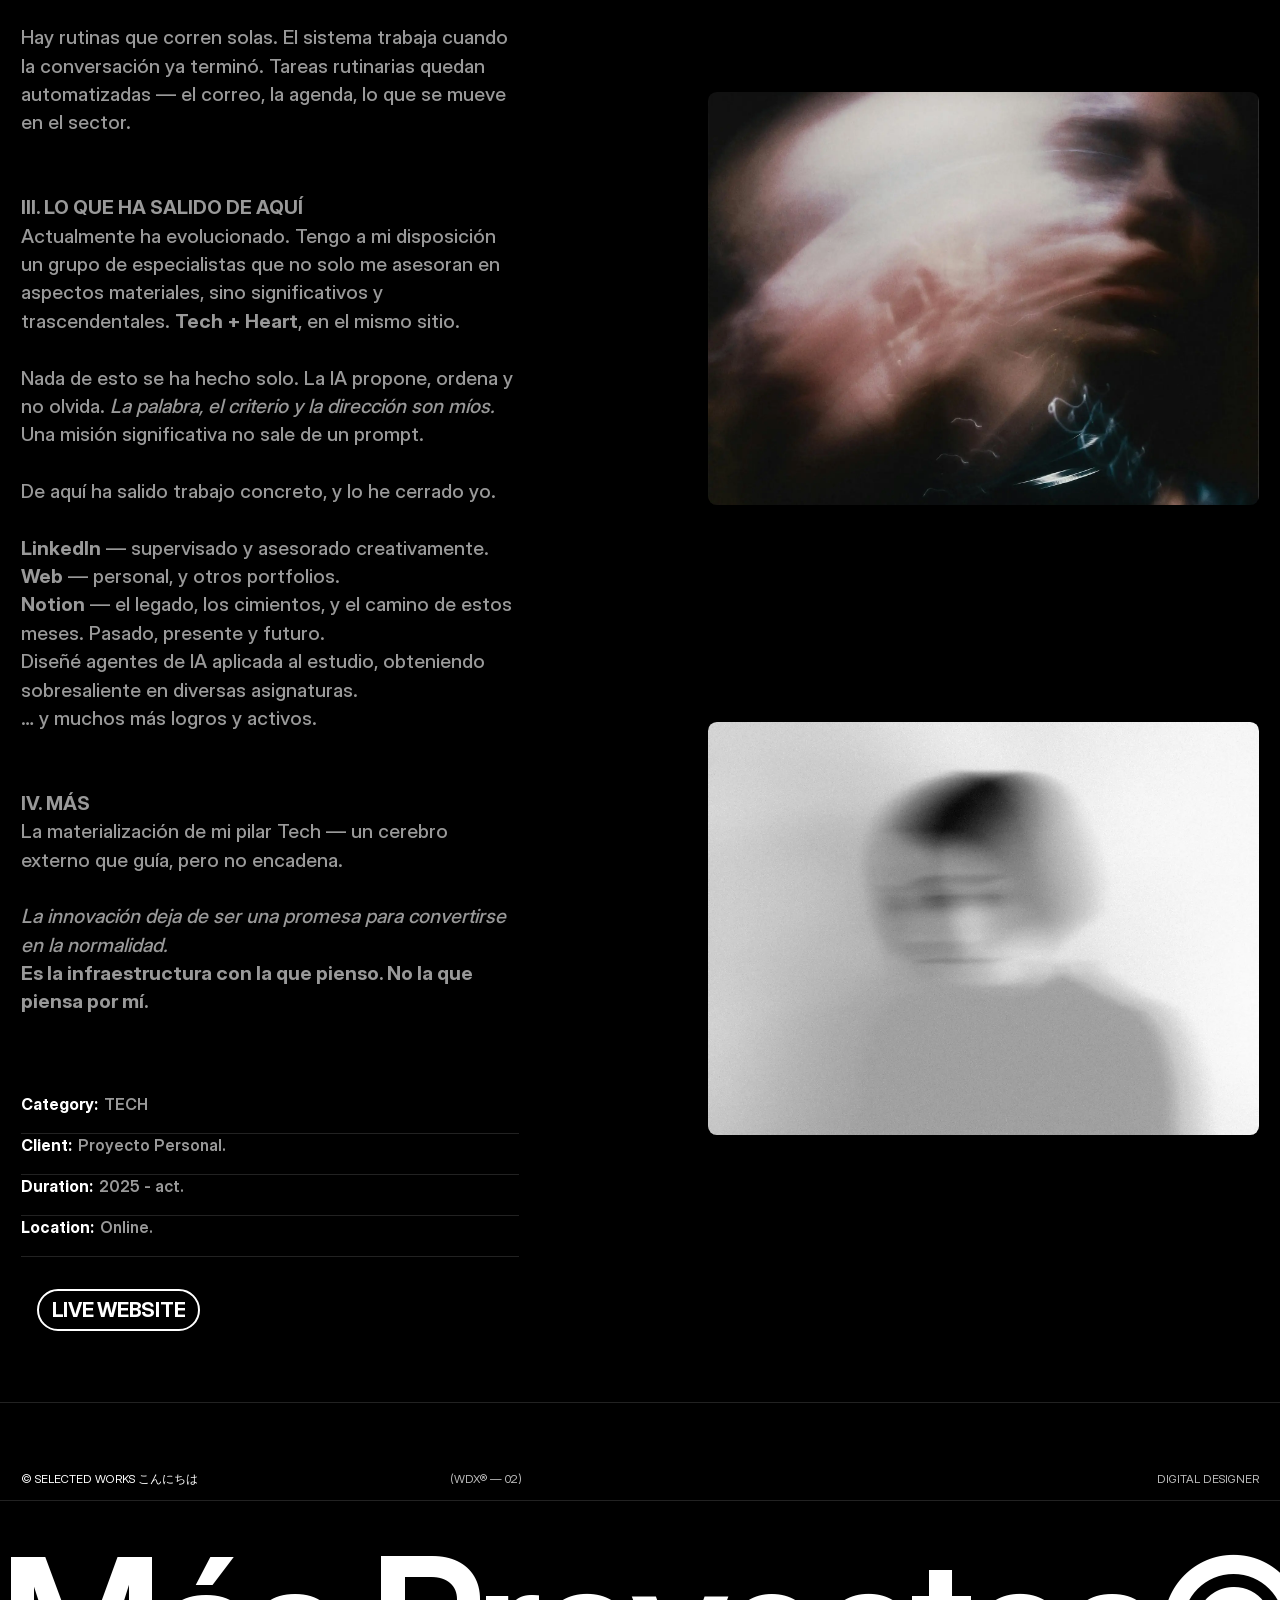
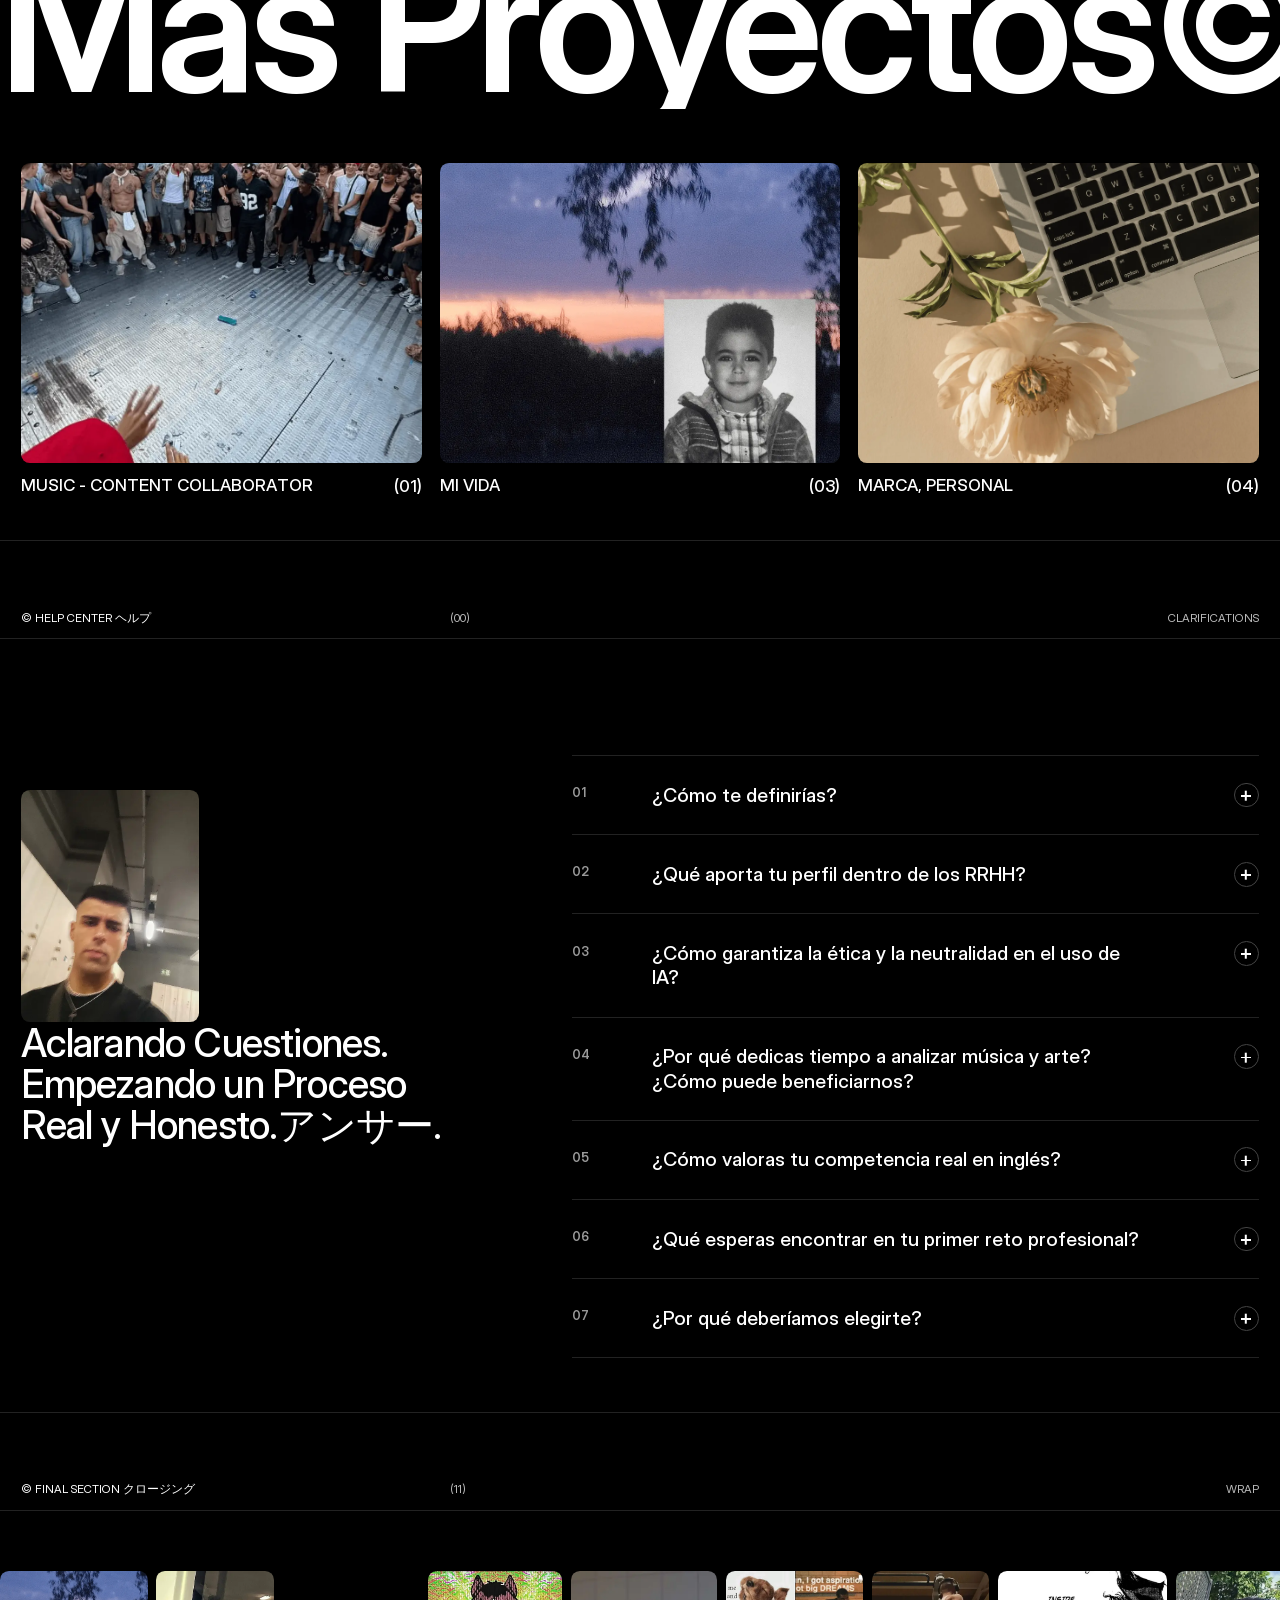
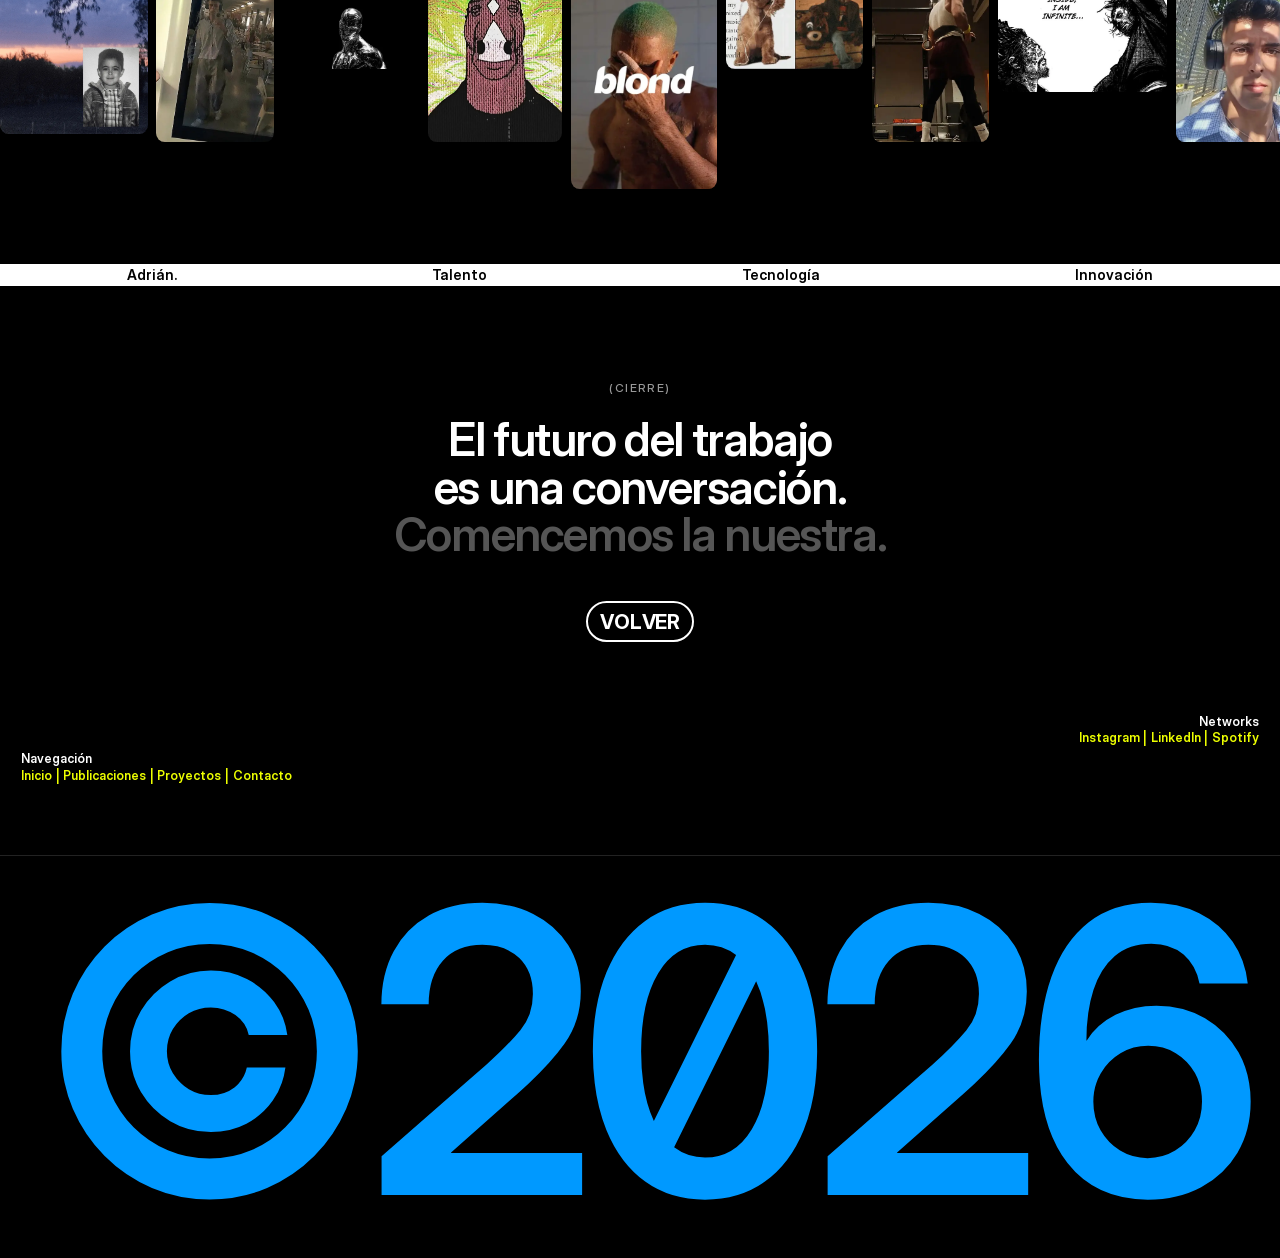
<file: work/tech/index.html>
<!doctype html><html lang="es"><head><meta charset="utf-8"><meta name="viewport" content="width=device-width,initial-scale=1">
<title>GABINETE - IA — Adrián Valencia</title><meta name="description" content="Una excusa para sumergirte en cultura — mi cultura."><meta name="robots" content="max-image-preview:large">
<link rel="canonical" href="https://adrianvalenciarrhh-rgb.github.io/adrianvalencia-personal/work/tech/"><meta property="og:url" content="https://adrianvalenciarrhh-rgb.github.io/adrianvalencia-personal/work/tech/"><meta property="og:type" content="website"><meta property="og:title" content="GABINETE - IA — Adrián Valencia"><meta property="og:description" content="Una excusa para sumergirte en cultura — mi cultura."><meta property="og:image" content="https://adrianvalenciarrhh-rgb.github.io/adrianvalencia-personal/assets/img/og.jpg">
<meta name="twitter:card" content="summary_large_image"><meta name="twitter:title" content="GABINETE - IA — Adrián Valencia"><meta name="twitter:description" content="Una excusa para sumergirte en cultura — mi cultura."><meta name="twitter:image" content="https://adrianvalenciarrhh-rgb.github.io/adrianvalencia-personal/assets/img/og.jpg">
<link rel="icon" href="../../favicon.png"><link rel="apple-touch-icon" href="../../apple-touch-icon.png">
<link rel="preload" href="../../assets/fonts/InterDisplay-SemiBold.woff2" as="font" type="font/woff2" crossorigin><link rel="preload" href="../../assets/fonts/InterDisplay-Medium.woff2" as="font" type="font/woff2" crossorigin>
<link rel="stylesheet" href="../../assets/style.css"></head>
<body class="proj"><header class="hdr" id="top"><a class="logo" href="../../#top">:)</a>
<div class="hnav"><p>Navegación</p><nav><a href="../../"><span class="roll" aria-label="Inicio"><span class="r1" aria-hidden="true"><span style="--i:0">I</span><span style="--i:1">n</span><span style="--i:2">i</span><span style="--i:3">c</span><span style="--i:4">i</span><span style="--i:5">o</span></span><span class="r2" aria-hidden="true"><span style="--i:0">I</span><span style="--i:1">n</span><span style="--i:2">i</span><span style="--i:3">c</span><span style="--i:4">i</span><span style="--i:5">o</span></span></span></a><i>|</i><a href="../../gallery/"><span class="roll" aria-label="Publicaciones"><span class="r1" aria-hidden="true"><span style="--i:0">P</span><span style="--i:1">u</span><span style="--i:2">b</span><span style="--i:3">l</span><span style="--i:4">i</span><span style="--i:5">c</span><span style="--i:6">a</span><span style="--i:7">c</span><span style="--i:8">i</span><span style="--i:9">o</span><span style="--i:10">n</span><span style="--i:11">e</span><span style="--i:12">s</span></span><span class="r2" aria-hidden="true"><span style="--i:0">P</span><span style="--i:1">u</span><span style="--i:2">b</span><span style="--i:3">l</span><span style="--i:4">i</span><span style="--i:5">c</span><span style="--i:6">a</span><span style="--i:7">c</span><span style="--i:8">i</span><span style="--i:9">o</span><span style="--i:10">n</span><span style="--i:11">e</span><span style="--i:12">s</span></span></span></a><i>|</i><a href="../../work/"><span class="roll" aria-label="Proyectos"><span class="r1" aria-hidden="true"><span style="--i:0">P</span><span style="--i:1">r</span><span style="--i:2">o</span><span style="--i:3">y</span><span style="--i:4">e</span><span style="--i:5">c</span><span style="--i:6">t</span><span style="--i:7">o</span><span style="--i:8">s</span></span><span class="r2" aria-hidden="true"><span style="--i:0">P</span><span style="--i:1">r</span><span style="--i:2">o</span><span style="--i:3">y</span><span style="--i:4">e</span><span style="--i:5">c</span><span style="--i:6">t</span><span style="--i:7">o</span><span style="--i:8">s</span></span></span></a><i>|</i><a href="../../contact/"><span class="roll" aria-label="Contacto"><span class="r1" aria-hidden="true"><span style="--i:0">C</span><span style="--i:1">o</span><span style="--i:2">n</span><span style="--i:3">t</span><span style="--i:4">a</span><span style="--i:5">c</span><span style="--i:6">t</span><span style="--i:7">o</span></span><span class="r2" aria-hidden="true"><span style="--i:0">C</span><span style="--i:1">o</span><span style="--i:2">n</span><span style="--i:3">t</span><span style="--i:4">a</span><span style="--i:5">c</span><span style="--i:6">t</span><span style="--i:7">o</span></span></span></a></nav></div>
<div class="hloc"><p>Based in Sevilla!!!</p><p class="g">Humanist RH + Tech Orchestrator </p></div></header><main>
<section class="ph"><div class="mq pmq" style="--d:90s"><div class="mq-t"><h2 class="big">Engineering Digital Authority ©</h2><h2 class="big">Engineering Digital Authority ©</h2><h2 class="big">Engineering Digital Authority ©</h2></div><div class="mq-t" aria-hidden="true"><h2 class="big">Engineering Digital Authority ©</h2><h2 class="big">Engineering Digital Authority ©</h2><h2 class="big">Engineering Digital Authority ©</h2></div></div></section>
<section class="pd"><div class="pd-l"><div class="rich g" data-reveal><p><strong>La inteligencia artificial no es una respuesta; es un organismo vivo.</strong></p><p>No uso un chat. Uso un ecosistema, y sigue vivo cuando cierro la ventana.<br><br></p><p>Hoy son dos piezas.<br><strong>Grok Bot</strong> — donde los agentes trabajan.<br><strong>Notion</strong> — donde la evolución se almacena.<br>Sin las dos, sería otra ventana que se olvida al cerrarse.<br><br><br></p><p><strong>I. EL GABINETE</strong></p><p>Diseñé mi gabinete contra la generalidad. Mientras el mercado usa la IA de forma reactiva, yo he construido una infraestructura basada en la memoria.<br><br></p><p>No es una sola voz. Es una red de oficios <br>— <em>estrategia | derecho | datos | mercado | inglés | arquitectura | voz</em>. Cada uno tiene un prompt propio, escrito y guardado, no improvisado en el hilo.<br><br></p><p>Si no nombro a nadie, responde quien dirige. Reparte, reúne y cierra. <strong>Yo decido.</strong> Una instrucción mía anula cualquier protocolo.<br><br><br></p><p><strong>II. LO QUE NO DEJO A LA SUERTE</strong></p><p><em>La calidad no está en el modelo. Está en lo que no dejo a la suerte.</em><br><br></p><p>Hay skills. Un proceso que se repite deja de vivir en mi cabeza y pasa a tener nombre — activar una figura, delegar, repartir el esfuerzo, escribir un prompt. Se ejecuta igual la segunda vez que la primera. <em>Misión, evidencia, tono y límite.</em><br><br></p><p>La memoria vive en Notion, no en la conversación. Lo que se decide queda fechado — una sesión, una decisión, un activo. La siguiente vez se lee en un orden fijo, antes de opinar. Por eso no empieza de cero, y por eso no reabre lo que ya cerré.<br><br></p><p>Hay rutinas que corren solas. El sistema trabaja cuando la conversación ya terminó. Tareas rutinarias quedan automatizadas — el correo, la agenda, lo que se mueve en el sector.<br><br><br></p><p><strong>III. LO QUE HA SALIDO DE AQUÍ</strong></p><p>Actualmente ha evolucionado. Tengo a mi disposición un grupo de especialistas que no solo me asesoran en aspectos materiales, sino significativos y trascendentales. <strong>Tech + Heart</strong>, en el mismo sitio.<br><br></p><p>Nada de esto se ha hecho solo. La IA propone, ordena y no olvida. <em>La palabra, el criterio y la dirección son míos.</em> Una misión significativa no sale de un prompt.<br><br></p><p>De aquí ha salido trabajo concreto, y lo he cerrado yo.<br><br><strong>LinkedIn</strong> — supervisado y asesorado creativamente.<br><strong>Web</strong> — personal, y otros portfolios.<br><strong>Notion</strong> — el legado, los cimientos, y el camino de estos meses. Pasado, presente y futuro. </p><p>Diseñé agentes de IA aplicada al estudio, obteniendo sobresaliente en diversas asignaturas.</p><p>… y muchos más logros y activos. <br><br><br></p><p><strong>IV. MÁS</strong></p><p>La materialización de mi pilar Tech — un cerebro externo que guía, pero no encadena.<br><br><em>La innovación deja de ser una promesa para convertirse en la normalidad.</em></p><p><strong>Es la infraestructura con la que pienso. No la que piensa por mí.</strong><br><br></p></div><ul class="meta"><li><b>Category:</b><span>TECH</span></li><li><b>Client:</b><span>Proyecto Personal.</span></li><li><b>Duration:</b><span>2025 - act.</span></li><li><b>Location:</b><span>Online.</span></li></ul><a class="pill" href="https://www.linkedin.com/in/adrianvalenciarios/" target="_blank" rel="noopener"><span class="roll" aria-label="Live Website"><span class="r1" aria-hidden="true"><span style="--i:0">L</span><span style="--i:1">i</span><span style="--i:2">v</span><span style="--i:3">e</span><span style="--i:4">&nbsp;</span><span style="--i:5">W</span><span style="--i:6">e</span><span style="--i:7">b</span><span style="--i:8">s</span><span style="--i:9">i</span><span style="--i:10">t</span><span style="--i:11">e</span></span><span class="r2" aria-hidden="true"><span style="--i:0">L</span><span style="--i:1">i</span><span style="--i:2">v</span><span style="--i:3">e</span><span style="--i:4">&nbsp;</span><span style="--i:5">W</span><span style="--i:6">e</span><span style="--i:7">b</span><span style="--i:8">s</span><span style="--i:9">i</span><span style="--i:10">t</span><span style="--i:11">e</span></span></span></a></div>
<div class="pd-r"><div class="pi2" data-reveal><img class="" src="../../assets/img/7EkdEKDfbwQe3V4X7mLHSM0mVk.webp" width="1724" height="2586" alt="GABINETE - IA" fetchpriority="high"></div><div class="pi2" data-reveal><img class="" src="../../assets/img/pzBCK7EzQOhAOUapUbzq2Aykno.webp" width="1800" height="1205" alt="GABINETE - IA" loading="lazy" decoding="async"></div><div class="pi2" data-reveal><img class="" src="../../assets/img/4irQ4PwbltVDiIj34TluYoLDogA.webp" width="1800" height="2250" alt="GABINETE - IA" loading="lazy" decoding="async"></div><div class="pi2" data-reveal><img class="" src="../../assets/img/ZOaKUstOa1PJgoGlh5uNRtdkXU.webp" width="1773" height="2569" alt="GABINETE - IA" loading="lazy" decoding="async"></div></div></section>
<section class="sec more"><div class="lbl" data-reveal><h6>© Selected Works こんにちは</h6><h6 class="g n">(WDX® — 02)</h6><h6 class="g r">Digital Designer</h6></div><div class="mq " style="--d:40s"><div class="mq-t"><h2 class="big">Más Proyectos©</h2><h2 class="big">Más Proyectos©</h2><h2 class="big">Más Proyectos©</h2></div><div class="mq-t" aria-hidden="true"><h2 class="big">Más Proyectos©</h2><h2 class="big">Más Proyectos©</h2><h2 class="big">Más Proyectos©</h2></div></div><div class="more-g"><a class="pcard " href="../../work/sonido/" style="" data-reveal><div class="pimg"><img class="" src="../../assets/img/wWzpNFPgfGBDbpTdNqvg3xTUDaU.webp" width="923" height="1245" alt="MUSIC - CONTENT COLLABORATOR" loading="lazy" decoding="async"><span class="pcat"><span>SONIDO</span><span>Ver proyecto →</span></span></div><div class="pcap"><span class="pt"><span class="roll" aria-label="MUSIC - CONTENT COLLABORATOR"><span class="r1" aria-hidden="true"><span style="--i:0">M</span><span style="--i:1">U</span><span style="--i:2">S</span><span style="--i:3">I</span><span style="--i:4">C</span><span style="--i:5">&nbsp;</span><span style="--i:6">-</span><span style="--i:7">&nbsp;</span><span style="--i:8">C</span><span style="--i:9">O</span><span style="--i:10">N</span><span style="--i:11">T</span><span style="--i:12">E</span><span style="--i:13">N</span><span style="--i:14">T</span><span style="--i:15">&nbsp;</span><span style="--i:16">C</span><span style="--i:17">O</span><span style="--i:18">L</span><span style="--i:19">L</span><span style="--i:20">A</span><span style="--i:21">B</span><span style="--i:22">O</span><span style="--i:23">R</span><span style="--i:24">A</span><span style="--i:25">T</span><span style="--i:26">O</span><span style="--i:27">R</span></span><span class="r2" aria-hidden="true"><span style="--i:0">M</span><span style="--i:1">U</span><span style="--i:2">S</span><span style="--i:3">I</span><span style="--i:4">C</span><span style="--i:5">&nbsp;</span><span style="--i:6">-</span><span style="--i:7">&nbsp;</span><span style="--i:8">C</span><span style="--i:9">O</span><span style="--i:10">N</span><span style="--i:11">T</span><span style="--i:12">E</span><span style="--i:13">N</span><span style="--i:14">T</span><span style="--i:15">&nbsp;</span><span style="--i:16">C</span><span style="--i:17">O</span><span style="--i:18">L</span><span style="--i:19">L</span><span style="--i:20">A</span><span style="--i:21">B</span><span style="--i:22">O</span><span style="--i:23">R</span><span style="--i:24">A</span><span style="--i:25">T</span><span style="--i:26">O</span><span style="--i:27">R</span></span></span></span><span>(01)</span></div></a><a class="pcard " href="../../work/mi-vida/" style="" data-reveal><div class="pimg"><img class="" src="../../assets/img/JCHJjIOxZ172hEiC6nJxh6B8.webp" width="1080" height="1468" alt="MI VIDA" loading="lazy" decoding="async"><span class="pcat"><span>FILOSOFÍA</span><span>Ver proyecto →</span></span></div><div class="pcap"><span class="pt"><span class="roll" aria-label="MI VIDA"><span class="r1" aria-hidden="true"><span style="--i:0">M</span><span style="--i:1">I</span><span style="--i:2">&nbsp;</span><span style="--i:3">V</span><span style="--i:4">I</span><span style="--i:5">D</span><span style="--i:6">A</span></span><span class="r2" aria-hidden="true"><span style="--i:0">M</span><span style="--i:1">I</span><span style="--i:2">&nbsp;</span><span style="--i:3">V</span><span style="--i:4">I</span><span style="--i:5">D</span><span style="--i:6">A</span></span></span></span><span>(03)</span></div></a><a class="pcard " href="../../work/personas/" style="" data-reveal><div class="pimg"><img class="" src="../../assets/img/eNhVzwe79CMWAm4DuIH0MmGaqE.webp" width="1800" height="1749" alt="MARCA, PERSONAL" loading="lazy" decoding="async"><span class="pcat"><span>PERSONAS</span><span>Ver proyecto →</span></span></div><div class="pcap"><span class="pt"><span class="roll" aria-label="MARCA, PERSONAL"><span class="r1" aria-hidden="true"><span style="--i:0">M</span><span style="--i:1">A</span><span style="--i:2">R</span><span style="--i:3">C</span><span style="--i:4">A</span><span style="--i:5">,</span><span style="--i:6">&nbsp;</span><span style="--i:7">P</span><span style="--i:8">E</span><span style="--i:9">R</span><span style="--i:10">S</span><span style="--i:11">O</span><span style="--i:12">N</span><span style="--i:13">A</span><span style="--i:14">L</span></span><span class="r2" aria-hidden="true"><span style="--i:0">M</span><span style="--i:1">A</span><span style="--i:2">R</span><span style="--i:3">C</span><span style="--i:4">A</span><span style="--i:5">,</span><span style="--i:6">&nbsp;</span><span style="--i:7">P</span><span style="--i:8">E</span><span style="--i:9">R</span><span style="--i:10">S</span><span style="--i:11">O</span><span style="--i:12">N</span><span style="--i:13">A</span><span style="--i:14">L</span></span></span></span><span>(04)</span></div></a></div></section>
<section class="sec faq faq-b"><div class="lbl" data-reveal><h6>© Help Center ヘルプ</h6><h6 class="g n">(00)</h6><h6 class="g r">Clarifications</h6></div>
<div class="faq-in"><div class="faq-l"><img class="faq-img" src="../../assets/img/UvmrgGJ5VjkHzuHCGmqR7i20GSw.webp" width="520" height="679" alt="Adrián Valencia" loading="lazy" decoding="async"><h3 data-reveal>Aclarando Cuestiones. Empezando un Proceso Real y Honesto.アンサー.</h3></div>
<ul class="faq-list"><li data-reveal><button class="faq-q" aria-expanded="false"><span class="num">01</span><span class="q">¿Cómo te definirías?</span><span class="plus" aria-hidden="true"></span></button><div class="faq-a"><div><p>Soy feliz, y eso es mucho. Soy realista, aun así elijo tener una buena perspectiva. Soy consciente de quién soy y de mi entorno. Eso me permite actuar de forma genuina y real. Aún así, a veces es necesario lanzarse a la aventura. &quot;Caminante no hay camino, se hace camino al andar&quot;. A veces debemos dar el primer paso, y crear nuestro destino en consecuencia. </p></div></div></li><li data-reveal><button class="faq-q" aria-expanded="false"><span class="num">02</span><span class="q">¿Qué aporta tu perfil dentro de los RRHH?</span><span class="plus" aria-hidden="true"></span></button><div class="faq-a"><div><p>Aporto una arquitectura de pensamiento orientada a la automatización de procesos vacíos. Mi objetivo es usar la tecnología para liberar el tiempo necesario que requiere la verdadera gestión humana: el diálogo y el bienestar.</p></div></div></li><li data-reveal><button class="faq-q" aria-expanded="false"><span class="num">03</span><span class="q">¿Cómo garantiza la ética y la neutralidad en el uso de IA?</span><span class="plus" aria-hidden="true"></span></button><div class="faq-a"><div><p>Sigo marcos de Prompting Responsable. Entiendo la IA como un soporte, no como un decisor. Realizo auditorías manuales de sesgos para asegurar que los procesos de selección sean siempre justos, diversos e inclusivos.</p></div></div></li><li data-reveal><button class="faq-q" aria-expanded="false"><span class="num">04</span><span class="q">¿Por qué dedicas tiempo a analizar música y arte? ¿Cómo puede beneficiarnos?</span><span class="plus" aria-hidden="true"></span></button><div class="faq-a"><div><p>Porque para encontrar talento hay que saber escuchar lo que no se dice. Mi colaboración en medios digitales me ha enseñado a descifrar narrativas y a conectar con audiencias internacionales. El arte me da la empatía y el contexto cultural que a veces los datos no pueden capturar.</p></div></div></li><li data-reveal><button class="faq-q" aria-expanded="false"><span class="num">05</span><span class="q">¿Cómo valoras tu competencia real en inglés?</span><span class="plus" aria-hidden="true"></span></button><div class="faq-a"><div><p>Más allá de mi formación con la UPenn, el inglés es un idioma que ha estado presente en mi vida de forma constante. Lo aplico de manera práctica como Music Content Collaborator en Instagram, colaborando en una de las cuentas pioneras del sector musical. Mi vida técnica y mis aficiones giran en torno a este idioma: Música, Arte, Deporte, Lectura y Filosofía. Aunque siempre hay margen de mejora para alcanzar la excelencia, cuento con la capacidad necesaria para comenzar a operar en cualquier entorno</p></div></div></li><li data-reveal><button class="faq-q" aria-expanded="false"><span class="num">06</span><span class="q">¿Qué esperas encontrar en tu primer reto profesional?</span><span class="plus" aria-hidden="true"></span></button><div class="faq-a"><div><p>Busco el terreno donde transicionar y convertirme en el mejor profesional. Espero encontrar líderes que gestionen por confianza y sistemas que permitan que la innovación fluya. Busco la orilla donde mi capacidad encuentre su utilidad definitiva. Poder evolucionar.</p></div></div></li><li data-reveal><button class="faq-q" aria-expanded="false"><span class="num">07</span><span class="q">¿Por qué deberíamos elegirte?</span><span class="plus" aria-hidden="true"></span></button><div class="faq-a"><div><p>No soy &quot;vendehumos&quot;. Nadie es perfecto. Dicho eso, realmente me considero una persona completa. Me siento orgulloso de quien soy, desde lo personal hasta lo profesional, desde mis pasiones a mis actuaciones. Me siento capaz de actuar según lo esperable; y más importante, aprender y superarme.</p></div></div></li></ul></div></section><section class="sec final"><div class="lbl" data-reveal><h6>© Final Section クロージング</h6><h6 class="g n">(11)</h6><h6 class="g r">Wrap</h6></div>
<div class="imq"><div class="imq-t"><div class="wi" style="--w:166;--h:183"><img class="" src="../../assets/img/JCHJjIOxZ172hEiC6nJxh6B8.webp" width="1080" height="1468" alt="" loading="lazy" decoding="async"></div><div class="wi" style="--w:132;--h:193"><img class="" src="../../assets/img/nRtJeVkqT6yi0EFC51btEuBG2m8.webp" width="400" height="540" alt="" loading="lazy" decoding="async"></div><div class="wi" style="--w:154;--h:110"><img class="" src="../../assets/img/4A35Qu0QVWM7RSJeXyO1RFyD0w.webp" width="560" height="315" alt="" loading="lazy" decoding="async"></div><div class="wi" style="--w:150;--h:193"><img class="" src="../../assets/img/CCKaFSMrflDO9xFSCxQyUkkUYY.webp" width="1080" height="1344" alt="" loading="lazy" decoding="async"></div><div class="wi" style="--w:165;--h:245"><img class="" src="../../assets/img/qozy7WIynzf0CKygVjUmz46aTlM.webp" width="400" height="600" alt="" loading="lazy" decoding="async"></div><div class="wi" style="--w:154;--h:110"><img class="" src="../../assets/img/dLRgGMrvTkYQulnJATFpN0hdjCo.webp" width="400" height="267" alt="" loading="lazy" decoding="async"></div><div class="wi" style="--w:132;--h:193"><img class="" src="../../assets/img/WZtZ3pAf5KMtJljXbXwGHdpw.webp" width="400" height="639" alt="" loading="lazy" decoding="async"></div><div class="wi" style="--w:190;--h:136"><img class="" src="../../assets/img/u3DLyOcICfoGbTdfNFyX5tz1A.webp" width="1080" height="1061" alt="" loading="lazy" decoding="async"></div><div class="wi" style="--w:190;--h:193"><img class="" src="../../assets/img/oa5XfXW8ftJGcgNgKzcAjRFRM8.webp" width="946" height="946" alt="" loading="lazy" decoding="async"></div></div><div class="imq-t" aria-hidden="true"><div class="wi" style="--w:166;--h:183"><img class="" src="../../assets/img/JCHJjIOxZ172hEiC6nJxh6B8.webp" width="1080" height="1468" alt="" loading="lazy" decoding="async"></div><div class="wi" style="--w:132;--h:193"><img class="" src="../../assets/img/nRtJeVkqT6yi0EFC51btEuBG2m8.webp" width="400" height="540" alt="" loading="lazy" decoding="async"></div><div class="wi" style="--w:154;--h:110"><img class="" src="../../assets/img/4A35Qu0QVWM7RSJeXyO1RFyD0w.webp" width="560" height="315" alt="" loading="lazy" decoding="async"></div><div class="wi" style="--w:150;--h:193"><img class="" src="../../assets/img/CCKaFSMrflDO9xFSCxQyUkkUYY.webp" width="1080" height="1344" alt="" loading="lazy" decoding="async"></div><div class="wi" style="--w:165;--h:245"><img class="" src="../../assets/img/qozy7WIynzf0CKygVjUmz46aTlM.webp" width="400" height="600" alt="" loading="lazy" decoding="async"></div><div class="wi" style="--w:154;--h:110"><img class="" src="../../assets/img/dLRgGMrvTkYQulnJATFpN0hdjCo.webp" width="400" height="267" alt="" loading="lazy" decoding="async"></div><div class="wi" style="--w:132;--h:193"><img class="" src="../../assets/img/WZtZ3pAf5KMtJljXbXwGHdpw.webp" width="400" height="639" alt="" loading="lazy" decoding="async"></div><div class="wi" style="--w:190;--h:136"><img class="" src="../../assets/img/u3DLyOcICfoGbTdfNFyX5tz1A.webp" width="1080" height="1061" alt="" loading="lazy" decoding="async"></div><div class="wi" style="--w:190;--h:193"><img class="" src="../../assets/img/oa5XfXW8ftJGcgNgKzcAjRFRM8.webp" width="946" height="946" alt="" loading="lazy" decoding="async"></div></div></div>
<div class="band"><div class="band-t"><p>Adrián.</p><p>Talento</p><p>Tecnología</p><p>Innovación</p></div></div>
<div class="closing" data-reveal><p class="k">(Cierre)</p><p>El futuro del trabajo<br>es una conversación.</p><p class="g">Comencemos la nuestra.</p></div>
<div class="center" data-reveal><a class="pill" href="#top"><span class="roll" aria-label="Volver"><span class="r1" aria-hidden="true"><span style="--i:0">V</span><span style="--i:1">o</span><span style="--i:2">l</span><span style="--i:3">v</span><span style="--i:4">e</span><span style="--i:5">r</span></span><span class="r2" aria-hidden="true"><span style="--i:0">V</span><span style="--i:1">o</span><span style="--i:2">l</span><span style="--i:3">v</span><span style="--i:4">e</span><span style="--i:5">r</span></span></span></a></div>
<footer class="ftr"><div class="fnav"><p>Navegación</p><nav><a href="../../"><span class="roll" aria-label="Inicio"><span class="r1" aria-hidden="true"><span style="--i:0">I</span><span style="--i:1">n</span><span style="--i:2">i</span><span style="--i:3">c</span><span style="--i:4">i</span><span style="--i:5">o</span></span><span class="r2" aria-hidden="true"><span style="--i:0">I</span><span style="--i:1">n</span><span style="--i:2">i</span><span style="--i:3">c</span><span style="--i:4">i</span><span style="--i:5">o</span></span></span></a><i>|</i><a href="../../gallery/"><span class="roll" aria-label="Publicaciones"><span class="r1" aria-hidden="true"><span style="--i:0">P</span><span style="--i:1">u</span><span style="--i:2">b</span><span style="--i:3">l</span><span style="--i:4">i</span><span style="--i:5">c</span><span style="--i:6">a</span><span style="--i:7">c</span><span style="--i:8">i</span><span style="--i:9">o</span><span style="--i:10">n</span><span style="--i:11">e</span><span style="--i:12">s</span></span><span class="r2" aria-hidden="true"><span style="--i:0">P</span><span style="--i:1">u</span><span style="--i:2">b</span><span style="--i:3">l</span><span style="--i:4">i</span><span style="--i:5">c</span><span style="--i:6">a</span><span style="--i:7">c</span><span style="--i:8">i</span><span style="--i:9">o</span><span style="--i:10">n</span><span style="--i:11">e</span><span style="--i:12">s</span></span></span></a><i>|</i><a href="../../work/"><span class="roll" aria-label="Proyectos"><span class="r1" aria-hidden="true"><span style="--i:0">P</span><span style="--i:1">r</span><span style="--i:2">o</span><span style="--i:3">y</span><span style="--i:4">e</span><span style="--i:5">c</span><span style="--i:6">t</span><span style="--i:7">o</span><span style="--i:8">s</span></span><span class="r2" aria-hidden="true"><span style="--i:0">P</span><span style="--i:1">r</span><span style="--i:2">o</span><span style="--i:3">y</span><span style="--i:4">e</span><span style="--i:5">c</span><span style="--i:6">t</span><span style="--i:7">o</span><span style="--i:8">s</span></span></span></a><i>|</i><a href="../../contact/"><span class="roll" aria-label="Contacto"><span class="r1" aria-hidden="true"><span style="--i:0">C</span><span style="--i:1">o</span><span style="--i:2">n</span><span style="--i:3">t</span><span style="--i:4">a</span><span style="--i:5">c</span><span style="--i:6">t</span><span style="--i:7">o</span></span><span class="r2" aria-hidden="true"><span style="--i:0">C</span><span style="--i:1">o</span><span style="--i:2">n</span><span style="--i:3">t</span><span style="--i:4">a</span><span style="--i:5">c</span><span style="--i:6">t</span><span style="--i:7">o</span></span></span></a></nav></div><div class="fnet"><p>Networks</p><nav><a href="https://www.instagram.com/adrivarix11" target="_blank" rel="noopener"><span class="roll" aria-label="Instagram"><span class="r1" aria-hidden="true"><span style="--i:0">I</span><span style="--i:1">n</span><span style="--i:2">s</span><span style="--i:3">t</span><span style="--i:4">a</span><span style="--i:5">g</span><span style="--i:6">r</span><span style="--i:7">a</span><span style="--i:8">m</span></span><span class="r2" aria-hidden="true"><span style="--i:0">I</span><span style="--i:1">n</span><span style="--i:2">s</span><span style="--i:3">t</span><span style="--i:4">a</span><span style="--i:5">g</span><span style="--i:6">r</span><span style="--i:7">a</span><span style="--i:8">m</span></span></span></a><i>|</i><a href="https://www.linkedin.com/in/adrianvalenciarios/" target="_blank" rel="noopener"><span class="roll" aria-label="LinkedIn"><span class="r1" aria-hidden="true"><span style="--i:0">L</span><span style="--i:1">i</span><span style="--i:2">n</span><span style="--i:3">k</span><span style="--i:4">e</span><span style="--i:5">d</span><span style="--i:6">I</span><span style="--i:7">n</span></span><span class="r2" aria-hidden="true"><span style="--i:0">L</span><span style="--i:1">i</span><span style="--i:2">n</span><span style="--i:3">k</span><span style="--i:4">e</span><span style="--i:5">d</span><span style="--i:6">I</span><span style="--i:7">n</span></span></span></a><i>|</i><a href="https://open.spotify.com/playlist/37i9dQZEVXdi45dT5oklZR?si=b1b2de7641054a4a" target="_blank" rel="noopener"><span class="roll" aria-label="Spotify"><span class="r1" aria-hidden="true"><span style="--i:0">S</span><span style="--i:1">p</span><span style="--i:2">o</span><span style="--i:3">t</span><span style="--i:4">i</span><span style="--i:5">f</span><span style="--i:6">y</span></span><span class="r2" aria-hidden="true"><span style="--i:0">S</span><span style="--i:1">p</span><span style="--i:2">o</span><span style="--i:3">t</span><span style="--i:4">i</span><span style="--i:5">f</span><span style="--i:6">y</span></span></span></a></nav></div></footer>
<a class="c2026" href="../../" aria-label="Inicio"><span>©2026</span></a></section></main><button class="spot" aria-label="Abrir playlist de Spotify" aria-expanded="false"><svg viewBox="0 0 24 24" width="14" height="14"><path fill="currentColor" d="M12 1.5a10.5 10.5 0 1 0 0 21 10.5 10.5 0 0 0 0-21Zm4.8 15.2a.65.65 0 0 1-.9.2c-2.5-1.5-5.6-1.9-9.3-1a.65.65 0 1 1-.3-1.3c4-.9 7.5-.5 10.3 1.2.3.2.4.6.2.9Zm1.3-2.9a.8.8 0 0 1-1.1.3c-2.8-1.7-7.1-2.2-10.4-1.2a.8.8 0 1 1-.5-1.6c3.8-1.1 8.5-.6 11.7 1.4.4.2.5.7.3 1.1Zm.1-3c-3.4-2-9-2.2-12.2-1.2a1 1 0 1 1-.6-1.9c3.7-1.1 9.9-.9 13.8 1.4a1 1 0 0 1-1 1.7Z"/></svg></button><div class="spot-panel" hidden></div><script src="../../assets/site.js" defer></script></body></html>
</file>
<file: assets/style.css>
@font-face{font-family:"Inter Display";src:url(fonts/InterDisplay-Regular.woff2) format("woff2");font-weight:400;font-display:swap}
@font-face{font-family:"Inter Display";src:url(fonts/InterDisplay-Medium.woff2) format("woff2");font-weight:500;font-display:swap}
@font-face{font-family:"Inter Display";src:url(fonts/InterDisplay-SemiBold.woff2) format("woff2");font-weight:600;font-display:swap}
@font-face{font-family:"Inter Display";src:url(fonts/InterDisplay-Bold.woff2) format("woff2");font-weight:700;font-display:swap}
@font-face{font-family:"Inter";src:url(fonts/Inter-Regular.woff2) format("woff2");font-weight:400;font-display:swap}
:root{--y:#EDFF00;--g:#999;--g2:#bbb;--blue:#0099FF;--line:#222;--pad:1.5rem}
html{font-size:min(16px,calc(100vw / 90));-webkit-text-size-adjust:100%;background:#000}
@media (min-width:1441px){html{font-size:16px}}
*{box-sizing:border-box;margin:0;padding:0}
body{background:#000;color:#fff;font-family:"Inter Display","Inter",system-ui,sans-serif;font-weight:500;-webkit-font-smoothing:antialiased;overflow-x:hidden}
main{max-width:1440px;margin:0 auto;position:relative;overflow-x:clip}
a{color:inherit;text-decoration:none}img,video{display:block;max-width:100%;height:auto}
ul{list-style:none}button{font:inherit;color:inherit;background:none;border:0;cursor:pointer}
.g{color:var(--g)}
/* roll text */
.roll{display:inline-flex;flex-direction:column;overflow:hidden;height:1.2em;line-height:1.2em;vertical-align:top}
.roll>span{display:block;white-space:nowrap}.roll span span{display:inline-block;transition:transform .55s cubic-bezier(.65,0,.25,1);transition-delay:calc(var(--i)*12ms)}
a:hover .roll span span,button:hover .roll span span,.pcard:hover .roll span span{transform:translateY(-100%)}
/* header */
.hdr{position:fixed;top:0;left:0;right:0;z-index:50;height:5.625rem;background:#000;font-size:0.875rem;font-weight:600;letter-spacing:.1px;transition:transform .5s cubic-bezier(.65,0,.25,1)}
.hdr.hide{transform:translateY(-100%)}
.hdr .logo{position:absolute;left:var(--pad);top:1.625rem;font-family:"Inter Display";font-size:1.375rem;font-weight:400;letter-spacing:-.3px}
.hnav{position:absolute;left:33.7%;top:1.625rem}.hloc{position:absolute;left:73.75%;top:1.625rem}
.hnav p,.hloc p{line-height:1.0625rem;margin-bottom:0.1875rem}
nav{color:var(--y);display:flex;gap:0.1875rem;align-items:center}nav i{font-style:normal;padding:0 0.0625rem}
.hdr+main{padding-top:5.625rem}
/* labels */
.sec{position:relative;border-top:1px solid var(--line);padding-top:5rem}
.lbl{display:grid;grid-template-columns:1fr 1fr 1fr;align-items:center;padding:0 var(--pad) 1rem;border-bottom:1px solid var(--line);margin-bottom:0rem}
.lbl h6{font-size:0.8125rem;font-weight:400;text-transform:uppercase;line-height:1}.lbl .g{color:var(--g2)}.lbl .n{justify-self:start;padding-left:4%}.lbl .r{justify-self:end}
/* big type */
.big{font-size:13rem;font-weight:600;letter-spacing:-0.0385em;line-height:.81;white-space:nowrap;font-feature-settings:"zero" 1}
.st{padding:3.75rem var(--pad) 0rem}
.mq{display:flex;overflow:hidden;padding:3.5rem 0 0.625rem}.mq-t{display:flex;flex-shrink:0;animation:mq var(--d,40s) linear infinite}.mq .big{padding-right:.28em}
.s05 .mq{margin:0 8.3%}
@keyframes mq{to{transform:translateX(-100%)}}
.band{background:#fff;color:#000;height:1.5rem;overflow:hidden;display:flex;font-size:1rem;font-weight:600;line-height:1.5rem}
.band-t{display:flex;justify-content:space-around;flex:0 0 100%;}.band.move .band-t{animation:mq 30s linear infinite}
.band p{white-space:nowrap}
/* pill */
.pill{display:inline-flex;align-items:center;border:2px solid #fff;border-radius:999px;padding:0.5rem 0.875rem 0.4375rem;font-size:1.4375rem;font-weight:700;letter-spacing:-.3px;text-transform:uppercase;line-height:1;transition:background .3s,color .3s}
.pill:hover{background:#fff;color:#000}
.center{display:flex;justify-content:center}
/* reveal */
[data-reveal]{opacity:0;transform:translateY(2.5rem);filter:blur(6px);transition:opacity .9s cubic-bezier(.2,.7,.2,1),transform .9s cubic-bezier(.2,.7,.2,1),filter .9s}
[data-reveal].in{opacity:1;transform:none;filter:none}
@media (prefers-reduced-motion:reduce){[data-reveal]{opacity:1;transform:none;filter:none;transition:none}.mq-t,.band-t,.imq-t{animation:none!important}}
/* hero */
.hero{position:relative;height:34.125rem}
.h-intro{position:absolute;left:var(--pad);top:2.5rem;font-size:3.0625rem;line-height:3.1625rem;letter-spacing:-.8px;font-weight:500}
.h-portrait{position:absolute;right:var(--pad);top:1.5rem;width:16.625rem;height:18.0625rem;object-fit:cover;border-radius:0.625rem}
.hero .band{position:absolute;top:21.0625rem;left:0;right:0}
.h-name{position:absolute;top:22.625rem;left:0;right:0;text-align:center;font-size:12.6875rem;font-weight:600;letter-spacing:-0.1058em;line-height:11.4375rem;border-top:1px solid var(--line);border-bottom:1px solid var(--line);white-space:nowrap}
/* s02 */
.s02-in{display:grid;grid-template-columns:29.5625rem 1fr;gap:1.875rem;padding:4.625rem var(--pad) 9.375rem}
.s02-r{min-width:0}.s02-l img{width:100%;aspect-ratio:473/480;object-fit:cover;margin-top:6.9375rem;border-radius:0rem}
.s02-r h3{font-size:3.0625rem;line-height:3.1625rem;letter-spacing:-.8px;font-weight:500;max-width:55.5625rem;margin-top:1.5rem}
.s02-r .pill{margin:3rem 0 0 1.125rem}
.s02-r .band{margin:6.5625rem calc(-1 * var(--pad)) 0 3.9375rem}
.logos{display:grid;grid-template-columns:repeat(3,1fr);gap:0.125rem;margin-top:8.75rem}
.logo-c{height:7.3125rem;border:1px solid var(--line);border-radius:0.625rem;display:grid;place-items:center}.logo-c img{width:2.3125rem;height:2.3125rem;object-fit:contain}
/* s03 */
.s03{padding-bottom:0rem}
.creveal{font-size:4.9375rem;line-height:4.9125rem;letter-spacing:-2.1px;font-weight:500;padding:13.125rem 12.5rem 0 13.75rem;color:#666}
.creveal span{transition:color .2s}.creveal span.on{color:#fff}
.s03-b{position:relative;height:35rem}
.s03-i2{position:absolute;right:var(--pad);top:-3.125rem;width:16.25rem;height:22.0625rem;object-fit:cover;border-radius:0.625rem}
.s03-p{position:absolute;left:38.125rem;top:4rem;width:28.125rem;font-size:1.1875rem;line-height:1.575rem;color:var(--g2)}
.s03-i1{position:absolute;left:3.375rem;top:8.875rem;width:17.5rem;height:20.125rem;object-fit:cover;border-radius:0.625rem}
/* s04 projects */
.s04-intro{padding:-0.625rem var(--pad) 0;max-width:35.625rem;font-size:1.1875rem;line-height:1.575rem;color:var(--g2);margin-top:-1.125rem;position:relative;z-index:2}
.s04-intro .pill{margin-top:2rem}
.fp{position:relative;height:121.875rem}
.pcard{display:block}
.fp .pcard{position:absolute}
.fp1{left:var(--pad);top:10.625rem;width:43.5rem}.fp1 .pimg{height:40.875rem}
.fp2{left:58.0625rem;top:4.375rem;width:30.4375rem}.fp2 .pimg{height:23.625rem}
.fp3{left:31.0625rem;top:57.6875rem;width:27.8125rem}.fp3 .pimg{height:22.6875rem}
.fp4{left:45.5625rem;top:92.8125rem;width:27.8125rem}.fp4 .pimg{height:22.875rem}
.pimg{position:relative;width:100%;border-radius:0.625rem;overflow:hidden;aspect-ratio:672/531}
.pimg img{position:absolute;inset:0;width:100%;height:100%;object-fit:cover;transition:opacity .5s,transform .8s cubic-bezier(.2,.7,.2,1)}
.pimg .hov{opacity:0}.pcard:hover .pimg .hov{opacity:1}.pcard:hover .pimg img{transform:scale(1.03)}
.pcat{position:absolute;left:0;right:0;top:50%;transform:translateY(-50%) scaleY(0);background:#fff;color:#000;text-align:center;font-size:1rem;font-weight:600;line-height:1.5rem;transition:transform .4s cubic-bezier(.65,0,.25,1)}
.pcard:hover .pcat{transform:translateY(-50%) scaleY(1)}
.pcap{display:flex;justify-content:space-between;font-size:1.1875rem;line-height:1.575rem;margin-top:0.875rem;text-transform:uppercase}
/* s05 testimonials */
.s05-h{position:relative;margin-top:15.625rem}.s05-b{display:flex;justify-content:center;margin-top:1.875rem}
.cards{position:relative;height:106.25rem}
.tcard{position:absolute;width:23.125rem;background:#000;border:1px solid var(--line);border-radius:0.625rem;padding:1.25rem;font-size:1.1875rem;line-height:1.575rem}
.tcard blockquote{min-height:11rem}.tcard figcaption{display:flex;gap:1.25rem;align-items:center;border-top:1px solid var(--line);padding-top:1.25rem;margin-top:1.875rem}
.tcard figcaption img{width:3.125rem;height:3.125rem;object-fit:cover;border-radius:0.3125rem}
.tn{display:flex;gap:0.375rem;align-items:center}.ts{font-size:0.875rem;font-weight:600;color:var(--g);letter-spacing:.1px}
.c1{left:10.5rem;top:20.625rem}.c2{left:56.375rem;top:29.375rem}.c3{left:34.0625rem;top:60.375rem;width:21.875rem}.c4{left:56.9375rem;top:93rem}.c5{left:10rem;top:102.5625rem;width:24.1875rem}
.s05-note{display:flex;justify-content:center;margin:15.625rem 0 25rem}.s05-note img{width:25rem;height:18.75rem;object-fit:cover}
/* posts collage */
.posts{position:relative;height:53.75rem;margin-top:3.75rem}
.pi{position:absolute;left:calc(var(--x)*1px/16*1rem/1rem);left:calc(var(--x) * 0.0625rem);top:calc(var(--y) * 0.0625rem + 4rem);width:calc(var(--w) * 0.0625rem);height:calc(var(--h) * 0.0625rem);animation:flt 7s ease-in-out infinite alternate;animation-delay:calc(var(--k) * -1.3s)}
.pi img,.pi video{width:100%;height:100%;object-fit:cover;border-radius:0.375rem}
@keyframes flt{from{transform:translateY(-8px) rotate(-1.5deg)}to{transform:translateY(8px) rotate(1.5deg)}}
.posts-t{position:absolute;left:0;right:0;top:15.9375rem;text-align:center;color:var(--blue);font-size:13rem;font-weight:600;letter-spacing:-0.0385em;line-height:15.75rem;z-index:2}
.posts-b{position:absolute;left:0;right:0;top:32.3125rem;display:flex;justify-content:center;z-index:3}
/* article list */
.alist{padding:0 var(--pad) 8.75rem;display:grid;gap:2.5rem}
.arow{display:grid;grid-template-columns:1fr 1fr;height:37.5rem}
.ab img{width:100%;height:37.5rem;object-fit:cover;border-radius:0.625rem}
.ar{position:relative}.as{position:absolute;left:15.0625rem;top:6.5rem;width:13.4375rem;height:14.125rem}.as img{width:100%;height:100%;object-fit:cover;transition:transform .6s}
.arow:hover .as img{transform:scale(1.06) rotate(-2deg)}
.at{position:absolute;left:1.5rem;top:27.5625rem;width:20rem}.ad{font-size:1.1875rem;line-height:1.4375rem}.ae{font-size:0.875rem;line-height:1.0625rem;font-weight:600;color:var(--g);letter-spacing:.1px;margin-top:0.75rem}
/* capabilities */
.caps{padding:7.5rem var(--pad) 7.5rem}
.cap{display:grid;grid-template-columns:9.625rem 23.3125rem 20rem;padding:1.125rem 0 2.875rem;border-bottom:1px solid var(--line)}
.cap .num{font-size:0.875rem;font-weight:600;padding-top:1.1875rem}.capt{font-size:1.1875rem;line-height:1.575rem;max-width:9.125rem}.cd{font-size:0.875rem;line-height:1.0625rem;font-weight:600;color:var(--g);padding-top:0.1875rem}
/* sound */
.snd{padding:5rem var(--pad) 13.75rem}
.srow{display:grid;grid-template-columns:19.375rem 19.375rem 19.75rem 1fr;align-items:start;padding:2.5625rem 0 2.5rem;height:12.75rem;border-bottom:1px solid var(--line);font-size:1.0625rem;line-height:1.3125rem}
.srow .sd{font-size:0.875rem;line-height:1.0625rem;font-weight:600;text-align:center}
.alb{display:flex;gap:0.625rem;justify-content:flex-end}.alb img{width:6.5625rem;height:6.875rem;object-fit:cover;border-radius:0.3125rem;transition:transform .4s}.alb img:hover{transform:translateY(-6px)}
/* s09 */
.s09{height:168.25rem}.s09-st{position:sticky;top:5.625rem;height:56.25rem}
.cult{position:relative;height:43.75rem;margin-top:2.5rem;perspective:75rem;perspective-origin:50% 40%}.ci{position:absolute;left:calc(var(--x) * .0625rem);top:calc(var(--y) * .0625rem);width:calc(var(--w) * .0625rem);height:calc(var(--h) * .0625rem);transform:translate3d(calc(var(--dx,0) * 1px),calc(var(--dy,0) * 1px),calc(var(--z,0) * 1px)) rotateY(calc(var(--ry,0) * 1deg));opacity:var(--o,1);will-change:transform}
.ci img{width:100%;height:100%;object-fit:cover;border-radius:0.625rem;filter:brightness(.62)}
/* faq */
.faq-in{position:relative;display:grid;grid-template-columns:38.75rem 1fr;padding:8.125rem var(--pad) 3.75rem}
.faq-b .faq-in{grid-template-columns:34.5625rem 1fr}
.faq-l{position:relative}.faq-img{width:11.8125rem;height:20rem;object-fit:cover;border-radius:0.625rem;margin-top:2.5rem}
.faq-l h3{font-size:3.0625rem;line-height:3.1625rem;letter-spacing:-.8px;font-weight:500;width:33.75rem;margin-top:-2.625rem;position:relative}
.faq-list{border-top:1px solid var(--line)}
.faq-list li{border-bottom:1px solid var(--line)}
.faq-q{display:grid;grid-template-columns:11.875rem 1fr 2.5rem;width:100%;text-align:left;padding:2.5rem 0 2.5rem;align-items:start}
.faq-q .num{font-size:0.875rem;font-weight:600;padding-top:0.1875rem}.faq-q .q{font-size:1.1875rem;line-height:1.575rem;max-width:25.25rem}
.faq-b .faq-q .q{max-width:29.375rem}
.plus{position:relative;width:0.75rem;height:0.75rem;justify-self:end;margin-top:0.375rem}.plus:before,.plus:after{content:"";position:absolute;left:0;right:0;top:50%;height:1.5px;background:#fff;transition:transform .4s}.plus:after{transform:rotate(90deg)}
.faq-q[aria-expanded=true] .plus:after{transform:rotate(0)}
.faq-a{display:grid;grid-template-rows:0fr;transition:grid-template-rows .5s cubic-bezier(.65,0,.25,1)}.faq-a>div{overflow:hidden}
.faq-a p{padding:0 2.5rem 2.25rem 11.875rem;font-size:0.875rem;line-height:1.1875rem;font-weight:600;color:var(--g)}
.faq-q[aria-expanded=true]+.faq-a{grid-template-rows:1fr}
/* final */
.final{padding-top:5rem}
.imq{display:flex;overflow:hidden;margin:4.25rem 0 5rem;height:15.625rem}.imq-t{display:flex;gap:0.625rem;padding-right:0.625rem;animation:mq 40s linear infinite;align-items:flex-start;flex-shrink:0}
.wi{width:calc(var(--w) * .0625rem);height:calc(var(--h) * .0625rem)}.wi img{width:100%;height:100%;object-fit:cover;border-radius:0.625rem}
.closing{text-align:center;font-size:0.875rem;font-weight:600;line-height:1.0625rem;letter-spacing:.1px;margin:5rem 0 2.5rem}
.ftr{display:flex;justify-content:space-between;align-items:flex-end;padding:5rem var(--pad) 5rem;font-size:0.875rem;font-weight:600;border-bottom:1px solid var(--line)}
.ftr p{margin-bottom:0.1875rem}.fnet{text-align:right;margin-bottom:2.625rem}.fnet nav{justify-content:flex-end}
.c2026{display:block;text-align:center;color:var(--blue);font-size:27.7937rem;font-weight:600;letter-spacing:-0.048em;line-height:25rem;padding:18.75rem 0 0;height:41.875rem;overflow:hidden;font-feature-settings:"zero" 1;white-space:nowrap}
.credit{font-size:0.75rem;color:#777;font-weight:400;margin:0 0 0.125rem!important}
/* spotify */
.spot{position:fixed;right:0.875rem;top:50%;z-index:60;width:1.625rem;height:1.625rem;border-radius:50%;background:#333;color:#fff;display:grid;place-items:center}
.spot-panel{position:fixed;right:3.125rem;top:calc(50% - 11.875rem);z-index:60;width:21.25rem;height:23.75rem;border-radius:0.75rem;overflow:hidden;background:#111}
.spot-panel iframe{width:100%;height:100%;border:0}
/* work */
.work{display:grid;grid-template-columns:45rem 1fr;padding:1.5rem var(--pad) 3.75rem;border-bottom:1px solid var(--line)}
.work-l{position:sticky;top:18.125rem;align-self:start;overflow:hidden;height:12.5rem}
.work-l sup{font-size:3.0625rem;letter-spacing:-.8px;vertical-align:top;position:relative;top:-0.25rem;margin-left:0.5rem}
.work-l .big{white-space:nowrap}
.work-r{display:grid;gap:1.25rem}
/* gallery */
.gal{border:0;padding-top:1.25rem}.gal .posts{margin-top:0}
/* contact */
.ct{display:flex;justify-content:space-between;padding:6.125rem var(--pad) 3rem}
.ct-img{width:15.3125rem;height:19.125rem;object-fit:cover}
.ct-list{width:31.25rem;margin-top:2.125rem}.ct-list li{border-bottom:1px solid var(--line);font-size:1rem;font-weight:600}
.ct-list a,.ct-list li>span{display:flex;justify-content:space-between;padding:0.625rem 0 0.6875rem}
.ct-big{font-size:19.5rem;font-weight:600;letter-spacing:-0.055em;line-height:17.8125rem;text-align:center;white-space:nowrap;margin:5rem 0 0.625rem;border-top:1px solid var(--line);border-bottom:1px solid var(--line)}
/* 404 */
.nf{position:relative;height:181.875rem}
.nf-f{position:absolute;inset:0 0 auto 0;height:75rem;overflow:hidden}
.ff{position:absolute;left:calc(var(--x) * .0625rem);top:calc(var(--y) * .0625rem);width:calc(var(--w) * .0625rem);aspect-ratio:1;animation:fall 1.6s cubic-bezier(.3,.6,.4,1) both;animation-delay:calc(var(--k) * 60ms)}
.ff img{width:100%;height:100%;object-fit:cover;border-radius:0.625rem;transform:rotate(calc((var(--k) - 8) * 4deg))}
@keyframes fall{from{transform:translateY(-43.75rem);opacity:0}to{transform:none;opacity:1}}
.nf-t{position:relative;text-align:center;padding-top:11.8125rem;z-index:2;line-height:10.5rem}
.nf .center{position:relative;z-index:2;margin-top:3.25rem}
/* article detail */
.ah{display:flex;justify-content:space-between;padding:3.125rem var(--pad) 0}
.ah-ex{width:31.25rem;font-size:0.875rem;line-height:1.0625rem;font-weight:600;color:var(--g);margin-bottom:2.25rem}
.ah .pill{margin-left:1.125rem}
.meta{width:31.25rem}.meta li{display:flex;gap:0.375rem;border-bottom:1px solid var(--line);padding:0rem 0 1.25rem;margin-bottom:0.0625rem;font-size:1rem;font-weight:600;line-height:1.5rem}
.meta li+li{padding-top:0rem}.meta span{color:var(--g)}
.col1{position:relative;height:121.875rem;margin-top:5rem}
.col1 .c,.col2 .c{position:absolute}.c img{width:100%;height:100%;object-fit:cover;border-radius:1.5rem}
.col1 .c0{left:var(--pad);top:0.6875rem;width:43.1875rem;height:55rem}.col1 .c1{left:44.5rem;top:0;width:44.75rem;height:38.875rem}
.col1 .c2{left:39.3125rem;top:33.625rem;width:55.125rem;height:47.875rem}.col1 .c3{left:39.3125rem;top:71.75rem;width:55.125rem;height:47.875rem}
.abody{padding:0 13.75rem;display:grid;gap:1.5rem}
.rich{white-space:pre-wrap;line-height:1.32}.rich.w{font-size:1.1875rem;color:#fff}.rich.g{font-size:1.0625rem;color:var(--g)}
.rich a{color:var(--blue)}.rich strong{font-weight:700}.rich h1,.rich h2,.rich h3{font-size:inherit}
.wide{margin:0.5rem -24.3125rem;}.wide img{width:111.0625rem;max-width:none;height:55.875rem;object-fit:cover;border-radius:1.5rem}
.col2{position:relative;height:124.375rem;margin-top:1.875rem}
.col2 .c0{left:-4.5rem;top:0;width:55.125rem;height:47.875rem}.col2 .c1{left:45.3125rem;top:5.1875rem;width:43.1875rem;height:55rem}
.col2 .c2{left:-4.5rem;top:38.125rem;width:55.125rem;height:47.875rem}.col2 .c3{left:-4.5rem;top:76.25rem;width:55.125rem;height:47.875rem}
.art .s06{margin-top:7.5rem}
/* project detail */
.ph{border-bottom:1px solid var(--line);padding:1.875rem 0 1.875rem}.ph .mq{padding:0}
.pd{display:grid;grid-template-columns:34.6875rem 1fr;padding:3.125rem var(--pad) 5rem;gap:0}
.pd-l .rich{font-size:1.0625rem;line-height:1.3125rem}.pd-l .rich strong{font-weight:700}
.pd-l .meta{margin:5rem 0 2.25rem}.pd-l .pill{margin-left:1.125rem}
.pd-r{display:grid;gap:1.25rem}.pi2 img{width:100%;aspect-ratio:862/723;object-fit:cover;border-radius:0.625rem}
.more-g{display:grid;grid-template-columns:1fr 1fr;gap:1.25rem;padding:3.75rem var(--pad) 3rem}
.more-g .pimg{aspect-ratio:686/501}
/* ===== R2 ===== */
:root{--ease:cubic-bezier(.22,1,.36,1)}
/* 1 intro */
.intro{position:fixed;inset:0;z-index:200;background:#000;display:grid;place-items:center;pointer-events:none;animation:introOut .9s var(--ease) 1.9s forwards}
.intro p{font-size:3.5rem;font-weight:600;letter-spacing:-.03em;opacity:0;transform:translateY(1.125rem);filter:blur(8px);animation:introName 1.1s var(--ease) .25s forwards}
@keyframes introName{to{opacity:1;transform:none;filter:none}}
@keyframes introOut{to{opacity:0;visibility:hidden}}
.home .hdr,.home .hero>*{animation:heroIn 1.1s var(--ease) both;animation-delay:calc(2.1s + var(--s,0) * .14s)}
.home .hdr{--s:-1}
@keyframes heroIn{from{opacity:0;transform:translateY(1.75rem)}to{opacity:1;transform:none}}
.home .hero .band{animation-name:fadeIn}@keyframes fadeIn{from{opacity:0}to{opacity:1}}
/* 2 reel */
.reel{position:absolute;right:var(--pad);top:1.5rem;width:18.0625rem;height:18.0625rem;perspective:56.25rem;cursor:none;padding:0;display:block}
.reel-in{display:block;width:100%;height:100%;border-radius:0.625rem;overflow:hidden;position:relative;transform:rotateX(var(--rx,0deg)) rotateY(var(--ry,0deg));transition:transform .5s var(--ease),box-shadow .5s;transform-style:preserve-3d;will-change:transform}
.reel.on .reel-in{transition:transform .12s linear,box-shadow .5s;box-shadow:0 1.875rem 3.75rem rgba(0,0,0,.6)}
.reel .h-portrait{position:static;width:100%;height:100%;object-fit:cover;object-position:50% 22%;border-radius:0;transition:transform .9s var(--ease),filter .6s}
.reel:hover .h-portrait,.reel:focus-visible .h-portrait{transform:scale(1.06);filter:grayscale(.35) brightness(.78)}
.reel-shine{position:absolute;inset:0;background:radial-gradient(circle at var(--mx,50%) var(--my,50%),rgba(255,255,255,.22),transparent 55%);opacity:0;transition:opacity .4s;pointer-events:none}
.reel:hover .reel-shine{opacity:1}
.reel-l{position:absolute;left:0;top:0;z-index:3;pointer-events:none;display:flex;gap:0.5rem;align-items:center;white-space:nowrap;background:#fff;color:#000;border-radius:999px;padding:0.5625rem 1rem 0.5rem;font-size:0.8125rem;font-weight:700;letter-spacing:.06em;text-transform:uppercase;transform:translate(var(--lx,50%),var(--ly,50%)) translate(-50%,-50%) scale(0);transition:transform .35s var(--ease)}
.reel-l i{font-style:normal;font-size:0.625rem}
.reel:hover .reel-l,.reel:focus-visible .reel-l{transform:translate(var(--lx,50%),var(--ly,50%)) translate(-50%,-50%) scale(1)}
.reel:focus-visible{outline:2px solid var(--y);outline-offset:4px;border-radius:0.625rem}
.modal{position:fixed;inset:0;z-index:300;display:grid;place-items:center;background:rgba(0,0,0,.72);backdrop-filter:blur(14px);-webkit-backdrop-filter:blur(14px);opacity:0;transition:opacity .35s}
.modal.open{opacity:1}.modal[hidden]{display:none}
.modal-box{position:relative;width:min(88vw,calc(78vh * 16 / 9));transform:scale(.96);transition:transform .45s var(--ease)}.modal.open .modal-box{transform:none}
.modal-v{aspect-ratio:16/9;background:#111;border-radius:0.75rem;overflow:hidden}.modal-v iframe{width:100%;height:100%;border:0;display:block}
.modal-x{position:absolute;right:0;top:-3.25rem;width:2.5rem;height:2.5rem;border-radius:50%;background:#fff;color:#000;font-size:1.625rem;line-height:1;display:grid;place-items:center;transition:transform .3s}
.modal-x:hover{transform:rotate(90deg)}.modal-x:focus-visible{outline:2px solid var(--y);outline-offset:3px}
html.lock,html.lock body{overflow:hidden}
/* 3 s02 */
.s02-l img{object-position:50% 38%}
.s02-r .band{margin:6.5625rem calc(-1 * var(--pad)) 0 calc(-1 * 1.875rem)}
.s02-r .band .band-t{justify-content:space-evenly}
.logos{grid-template-columns:repeat(6,1fr);gap:0.5rem;margin-top:7.5rem}
.logo-c{height:8.25rem;background:#0b0b0b;transition:border-color .3s,background .3s}.logo-c:hover{border-color:#444;background:#111}
.logo-c img{width:3.375rem;height:3.375rem;border-radius:0.375rem}
/* 4 s03 */
.s03-b{height:41.25rem}
.s03-b>div{position:absolute;will-change:transform}
.s03-i1{left:4.375rem;top:7.5rem;width:18.75rem;height:24.375rem}
.s03-i2{left:auto;right:4.375rem;top:-1.875rem;width:18.125rem;height:25rem}
.s03-i1 img,.s03-i2 img{width:100%;height:100%;object-fit:cover;border-radius:0.625rem}
.s03-p{left:32.5rem;top:9.375rem;width:25rem}
/* 5 s04 */
.s04-intro{margin-top:3.75rem;max-width:32.5rem}
.fp1{top:18.75rem}.fp{height:128.75rem}.fp3{top:65rem}.fp4{top:99.375rem}.fp2{top:6.875rem}
.pimg:after{content:"";position:absolute;inset:0;background:#000;opacity:0;transition:opacity .5s var(--ease)}
.pcard:hover .pimg:after,.pcard:focus-visible .pimg:after{opacity:.38}
.pcard:hover .pimg img{transform:scale(1.025)}
.pcat{z-index:2;top:auto;bottom:1.125rem;left:1.125rem;right:1.125rem;display:flex;justify-content:space-between;background:none;color:#fff;font-size:0.875rem;letter-spacing:.06em;text-transform:uppercase;transform:translateY(0.625rem);opacity:0;transition:opacity .45s,transform .45s var(--ease)}
.pcard:hover .pcat,.pcard:focus-visible .pcat{transform:none;opacity:1}
.pd{grid-template-columns:29.375rem 1fr;gap:4.375rem;padding-top:4.375rem}
.pd-l{position:sticky;top:6.875rem;align-self:start}
.pd-l .rich{font-size:1.1875rem;line-height:1.4}
.pd-l .meta{width:100%;margin-top:3.5rem}
.pd-r{gap:1.5rem}.pi2 img{aspect-ratio:4/3}
/* 6 s05 */
.s05-w{position:relative;margin-top:7.5rem}
.s05-stick{position:sticky;top:0;height:100vh;display:flex;align-items:center;overflow:hidden;z-index:1;pointer-events:none}
.s05-t{transform:translateX(var(--tx,60vw));will-change:transform;padding-left:0}
.cards{margin-top:-100vh;z-index:2;height:134.375rem;padding-top:2.5rem}
.tcard{box-shadow:0 1.25rem 3.125rem rgba(0,0,0,.55)}
.c1{top:20.625rem}.c2{top:40rem}.c3{top:65.625rem}.c4{top:90.625rem}.c5{top:111.25rem}
.s05-b{position:relative;z-index:2;margin-top:2.5rem}
.s05-note{margin:10rem 0 16.25rem}
/* 7 posts + articles */
.pi>*{transform:translate3d(var(--tx,0),var(--ty,0),0)}
.as{transition:transform .6s var(--ease),filter .6s,box-shadow .6s}
.as img{border-radius:0.5rem}
.arow:hover .as img{transform:none}
.arow:hover .as{transform:translateY(-0.625rem) scale(1.04);filter:brightness(1.12);box-shadow:0 1.5rem 3.125rem rgba(0,0,0,.6)}
.art .col1 [data-reveal],.art .col2 [data-reveal]{transform:none;filter:none}
.art .col2 .c,.art .col1 .c{transition:opacity .9s}
/* 8 caps */
.stband{margin-top:4.375rem}
.caps{padding-top:5.625rem}
.cap{grid-template-columns:7.5rem 1fr 22.5rem;align-items:baseline;padding:2.125rem 0 2.25rem;transition:padding .5s var(--ease)}
.cap .num{padding-top:0;color:var(--g)}
.capt{font-size:2.5rem;line-height:1.05;letter-spacing:-.02em;max-width:none;transition:color .4s}
.cd{font-size:0.9375rem;line-height:1.35}
.cap:hover{padding-left:0.875rem}.cap:hover .capt{color:var(--y)}
/* 9 sound */
.snd{padding-top:4.375rem}
.srow{grid-template-columns:11.25rem 17.5rem 1fr auto;align-items:center;height:auto;padding:1.75rem 0;gap:1.25rem}
.srow>p:first-child{color:var(--g);font-size:0.875rem;font-weight:600;letter-spacing:.06em}
.srow>p:nth-child(2){font-size:1.875rem;letter-spacing:-.02em}
.srow .sd{text-align:left;color:var(--g)}
.alb{gap:0.75rem}.alb>*{display:block;border-radius:0.375rem}
.alb img{width:6.5rem;height:6.5rem;border-radius:0.375rem;transition:transform .45s var(--ease),filter .45s}
.alb a:hover img,.alb a:focus-visible img{transform:translateY(-0.375rem) scale(1.04);filter:brightness(1.1)}
.alb a:focus-visible{outline:2px solid var(--y);outline-offset:3px}
.alb img:hover{transform:none}.alb a img:hover{transform:translateY(-0.375rem) scale(1.04)}
/* 10 helix */
.s09{height:187.5rem}
.cult{perspective:87.5rem;perspective-origin:50% 50%;height:40rem;transform-style:preserve-3d}
.ci{left:50%;top:50%;width:13.125rem;height:16.875rem;margin:-8.4375rem 0 0 -6.5625rem;transform:translate3d(var(--hx,0px),var(--hy,0px),var(--hz,0px)) rotateY(var(--ha,0deg));opacity:var(--o,1);}
.ci img{filter:brightness(var(--b,.7))}
/* 11 faq */
.faq-in{grid-template-columns:35rem 1fr;gap:3.75rem}.faq-b .faq-in{grid-template-columns:35rem 1fr}
.faq-l{position:sticky;top:7.5rem;align-self:start}
.faq-l h3{margin:0;width:31.25rem;font-size:2.75rem;line-height:1.06}
.faq-img{width:12.5rem;height:16.25rem;margin:2.5rem 0 0}
.faq-q{grid-template-columns:5.625rem 1fr 2.5rem;padding:1.875rem 0;transition:padding .4s var(--ease)}
.faq-q:hover{padding-left:0.625rem}.faq-q .q,.faq-b .faq-q .q{font-size:1.375rem;line-height:1.25;max-width:35rem}
.faq-q .num{color:var(--g)}
.plus{width:1.75rem;height:1.75rem;border:1px solid #444;border-radius:50%;margin-top:0}.plus:before,.plus:after{left:28%;right:28%}
.faq-q[aria-expanded=true] .plus{border-color:#fff}
.faq-a p{padding:0 2.5rem 2rem 5.625rem;font-size:1rem;line-height:1.5;max-width:45rem}
.faq-q:focus-visible{outline:2px solid var(--y);outline-offset:2px}
/* 12/13 work */
.work-l{overflow:visible;height:auto;z-index:2;top:8.125rem}
.work-l .big{font-size:8.75rem}
.work{grid-template-columns:41.25rem 1fr}
/* 14 closing */
.closing{margin:6.875rem auto 3rem;max-width:56.25rem;font-size:3.25rem;line-height:1.02;letter-spacing:-.03em;font-weight:600;text-transform:none}
.closing .k{font-size:0.8125rem;letter-spacing:.12em;color:var(--g);text-transform:uppercase;margin-bottom:1.5rem;font-weight:500}
.closing .g{color:#555}
/* 15 2026 */
.c2026{padding:2.25rem 0 0;height:auto;line-height:.74;overflow:hidden;transition:color .4s}
.c2026 span{display:block;transform:translateY(8%)}
.c2026:hover{color:#fff}
/* reduced motion */
@media (prefers-reduced-motion:reduce){.intro{display:none}.home .hdr,.home .hero>*{animation:none}.reel-in{transform:none!important}.s03-b>div,.s05-t{transform:none!important}.pi,.pi>*{animation:none;transform:none!important}.modal,.modal-box{transition:none}}
/* prev/next */
.pn{margin-top:7.5rem}
.pn-in{display:grid;grid-template-columns:1.35fr 1fr;gap:2.5rem;padding:3.75rem var(--pad) 2.5rem}
.pn-big{position:relative;display:block;border-radius:1rem;overflow:hidden;height:35rem}
.pn-bi img{width:100%;height:35rem;object-fit:cover;transition:transform 1s var(--ease),filter .6s;filter:brightness(.72)}
.pn-big:hover .pn-bi img{transform:scale(1.04);filter:brightness(.55)}
.pn-bl{position:absolute;left:1.75rem;bottom:1.5rem;display:grid;gap:0.375rem;font-size:0.875rem;font-weight:600;letter-spacing:.04em}.pn-bl .g{color:#ccc}
.pn-bt{font-size:3.25rem;letter-spacing:-.03em;line-height:1;transition:transform .6s var(--ease)}.pn-big:hover .pn-bt{transform:translateX(0.625rem)}
.pn-r{position:relative;height:35rem}
.pn-th{position:absolute;display:flex;gap:0.875rem;align-items:center;background:#0d0d0d;border:1px solid var(--line);border-radius:0.875rem;padding:0.75rem;width:20.625rem;box-shadow:0 1.25rem 2.5rem rgba(0,0,0,.5);transition:transform .6s var(--ease),border-color .4s;animation:pnf 6s ease-in-out infinite alternate}
.pn-th.t1{left:1.25rem;top:3.75rem}.pn-th.t2{right:0.625rem;top:18.75rem;animation-delay:-3s}
@keyframes pnf{from{translate:0 -0.5rem}to{translate:0 0.5rem}}
.pn-th:hover{transform:translateY(-0.375rem) rotate(-1.5deg) scale(1.03);border-color:#555}
.pn-ti{flex:0 0 6rem;height:6.875rem;border-radius:0.5rem;overflow:hidden}.pn-ti img{width:100%;height:100%;object-fit:cover;transition:transform .6s var(--ease)}.pn-th:hover .pn-ti img{transform:scale(1.08)}
.pn-tx{display:grid;gap:0.375rem;font-size:0.875rem;font-weight:600}.pn-tx b{color:var(--y);font-weight:600}.pn-tx span{font-size:1.1875rem}
.pn a:focus-visible{outline:2px solid var(--y);outline-offset:3px}
@media (prefers-reduced-motion:reduce){.pn-th{animation:none}.pn *{transition:none!important}}
/* ===== R3 ===== */
/* intro */
.intro{animation:introOut 1s cubic-bezier(.65,0,.35,1) 2.5s forwards}
.intro p{text-align:center;font-size:4rem;animation:introName 1.3s var(--ease) .45s forwards}
.home .hdr,.home .hero>*{animation:heroIn 1.2s var(--ease) both;animation-delay:calc(3.1s + var(--s,0) * .28s)}
.home .hdr{--s:4}
/* reel */
.reel{cursor:pointer}
.reel .h-portrait{transition:transform 1.1s var(--ease),filter 1.1s var(--ease)}
.reel:hover .h-portrait,.reel:focus-visible .h-portrait{transform:scale(1.05);filter:brightness(.62)}
.reel-in{transition:transform .9s var(--ease),box-shadow .6s}.reel.on .reel-in{transition:box-shadow .6s}
.reel-shine{display:none}
.reel-btn{position:absolute;left:50%;top:50%;z-index:3;width:5.75rem;height:5.75rem;margin:-2.875rem 0 0 -2.875rem;border-radius:50%;border:1px solid rgba(255,255,255,.85);background:rgba(0,0,0,.18);backdrop-filter:blur(6px);-webkit-backdrop-filter:blur(6px);color:#fff;display:flex;flex-direction:column;align-items:center;justify-content:center;gap:0.25rem;pointer-events:none;opacity:0;transform:scale(.82);transition:opacity .6s var(--ease),transform .6s var(--ease)}
.reel-btn svg{width:1.25rem;height:1.25rem;margin-left:0.1875rem}
.reel-btn small{font-size:0.625rem;letter-spacing:.14em;text-transform:uppercase;font-weight:600}
.reel:hover .reel-btn,.reel:focus-visible .reel-btn{opacity:1;transform:scale(1)}
/* s04 */
.s04-intro{max-width:35rem;margin-left:auto;margin-right:auto;padding:0;text-align:left}
/* s05 marquee */
.s05-stick .mq{margin:0;width:100%;padding:0}
.s05-stick .mq .big{color:#fff}
/* article body */
.col1,.col2{height:auto;display:grid;grid-template-columns:1fr 1fr;gap:1.25rem;padding:0 13.75rem;margin-top:5rem}
.col1 .c,.col2 .c{position:static!important;width:auto!important;height:auto!important;aspect-ratio:4/5}
.col1 .c0,.col2 .c0{grid-column:1/-1;aspect-ratio:16/9}
.c img{border-radius:0.875rem}
.abody{padding:5rem 0 0;max-width:45rem;margin:0 auto;gap:1.375rem}
.rich.w{font-size:1.3125rem;line-height:1.4}.rich.g{font-size:1.0625rem;line-height:1.55}
.wide{margin:2.5rem -8.75rem}.wide img{width:100%;height:35rem;border-radius:0.875rem}
.art .s06{margin-top:8.75rem}
.pn-h{font-size:6rem;font-weight:600;letter-spacing:-.04em;line-height:1;padding:3.75rem var(--pad) 0}
.pn{margin-top:0}
/* more projects */
.more-g{grid-template-columns:repeat(3,1fr)}.more-g .pimg{aspect-ratio:4/3}
/* 2026 */
.c2026{line-height:.86;padding:1.875rem 0 2.5rem}.c2026 span{transform:none}
/* ===== R4 ===== */
.reel-btn{display:none}
.pr{position:absolute;left:0;top:0;z-index:4;pointer-events:none;width:11.875rem;height:3.375rem;border-radius:999px;overflow:hidden;background:rgba(48,48,56,.62);backdrop-filter:blur(10px) saturate(1.2);-webkit-backdrop-filter:blur(10px) saturate(1.2);border:1px solid rgba(255,255,255,.16);box-shadow:0 0.625rem 1.875rem rgba(0,0,0,.35);opacity:0;will-change:transform,opacity}
.pr-lens{position:absolute;left:22%;right:22%;top:0;bottom:0;background-repeat:no-repeat;filter:hue-rotate(185deg) saturate(1.5) contrast(1.15) brightness(1.05);-webkit-mask:linear-gradient(90deg,transparent,#000 18%,#000 82%,transparent);mask:linear-gradient(90deg,transparent,#000 18%,#000 82%,transparent)}
.pr-t{position:absolute;inset:0;display:grid;place-items:center;font-family:"Inter Display";font-weight:600;font-size:1.625rem;letter-spacing:-.01em;text-transform:uppercase;color:rgba(255,255,255,.92);text-shadow:-1px 0 rgba(255,60,90,.55),1px 0 rgba(60,170,255,.55);white-space:nowrap}
.pr{transition:opacity .35s var(--ease),scale .45s var(--ease);scale:.7}
.reel.on .pr,.reel:focus-visible .pr,.reel.touch .pr{opacity:1;scale:1}
.reel.touch .pr{left:50%;top:auto;bottom:0.75rem;transform:translateX(-50%)!important;scale:1;width:9.375rem;height:2.75rem}
.reel.touch .pr-t{font-size:1.25rem}
.reel:focus-visible .pr{left:50%;top:50%;margin:-1.6875rem 0 0 -5.9375rem}
.reel:hover .h-portrait{transform:scale(1.04);filter:brightness(.85)}
/* más publicaciones */
.pn-in,.pn-r,.pn-big{display:none}
.pn-g{display:grid;grid-template-columns:repeat(3,1fr);gap:1.25rem;padding:3.125rem var(--pad) 3.75rem}
.pn-c{display:block}
.pn-ci{position:relative;aspect-ratio:4/5;border-radius:0.625rem;overflow:hidden}
.pn-ci img{width:100%;height:100%;object-fit:cover;transition:transform .9s var(--ease)}
.pn-ci:after{content:"";position:absolute;inset:0;background:#000;opacity:0;transition:opacity .5s var(--ease)}
.pn-lab{position:absolute;left:1.125rem;bottom:1rem;z-index:2;font-size:0.875rem;font-weight:600;letter-spacing:.06em;text-transform:uppercase;opacity:0;transform:translateY(0.625rem);transition:opacity .45s,transform .45s var(--ease)}
.pn-c:hover .pn-ci:after,.pn-c:focus-visible .pn-ci:after{opacity:.38}.pn-c:hover .pn-ci img{transform:scale(1.025)}
.pn-c:hover .pn-lab,.pn-c:focus-visible .pn-lab{opacity:1;transform:none}
.pn-cap{display:flex;justify-content:space-between;gap:0.75rem;font-size:1.1875rem;line-height:1.575rem;margin-top:0.875rem;text-transform:uppercase}.pn-cap .g{font-size:0.875rem;text-transform:none}
/* cultura */
.s09{height:262.5rem}
@media (hover:none){.pcat,.pn-lab{opacity:1;transform:none}.pimg:after,.pn-ci:after{opacity:.22}}
/* R4 work detail: imágenes más contenidas, texto mayor */
.pd{grid-template-columns:35rem 1fr;gap:5rem}
.pd-l .rich{font-size:1.375rem;line-height:1.45}
.pd-l .meta li{font-size:1.125rem}
.pd-r{max-width:38.75rem;justify-self:end;width:100%}.pi2 img{aspect-ratio:4/3}
/* tablet / portátil: mínimos legibles */
@media (max-width:1199px) and (min-width:810px){
.lbl h6{font-size:max(0.8125rem,10px)}.ae,.cd,.ts,.ad,.faq-a p,.ah-ex,.closing .k,.pcap,.pn-cap,.ct-list li{font-size:max(1em,12px)}
.hnav p,.hloc p,nav{font-size:max(0.875rem,11px)}
.rich.g,.s03-p,.s04-intro,.tcard,.faq-q .q{font-size:max(1.1875rem,14px)}
.hloc{display:block}
}
/* R4 marquee proyecto */
.ph{overflow:hidden}.pmq{padding:0.625rem 0 1.125rem!important}.pmq .big{line-height:1.08;padding-bottom:.06em;padding-right:.35em}
/* ============ tablet ============ */
@media (max-width:1199px) and (min-width:810px){.hloc{display:none}}
/* ============ phone ============ */
@media (max-width:809px){
html{font-size:calc(100vw / 24.375)}
:root{--pad:1.25rem}
.hdr{height:5.625rem}.hnav{left:4.125rem}.hloc{display:none}
.big{font-size:4.0625rem;letter-spacing:-0.04em;line-height:1}
.mq{padding:1.5rem 0}
.pill{font-size:1rem;padding:0.375rem 0.625rem 0.3125rem}
.lbl{grid-template-columns:1fr auto;padding-bottom:0.875rem}.lbl .n{display:none}
.sec{padding-top:5.625rem}.s05 .mq{margin:0}
.hero{height:auto;padding:1.875rem var(--pad) 0}
.h-intro,.h-portrait,.hero .band,.h-name{position:static}
.h-intro{font-size:1.5rem;line-height:1.5313rem;letter-spacing:-.4px}
.h-portrait{width:16.625rem;height:13.75rem;margin:1.875rem auto 1.875rem}
.hero .band{display:none}
.h-name{font-size:3.4375rem;line-height:3.4375rem;margin:0 calc(-1 * var(--pad));letter-spacing:-0.09em;padding-bottom:0.25rem}
.s02-in{grid-template-columns:1fr;gap:2.5rem;padding:2.8125rem var(--pad) 3.75rem}.s02-l img{margin:0}
.s02-r h3{font-size:1.5rem;line-height:1.5313rem;margin:0}.s02-r .pill{margin:1.875rem 0 0}.s02-r .band{display:none}
.logos{grid-template-columns:1fr;margin-top:2.5rem;gap:0.25rem}.logo-c{height:5rem}
.creveal{font-size:2.8125rem;line-height:3rem;letter-spacing:-1px;padding:5rem var(--pad) 0}
.s03-b{height:auto;display:flex;flex-direction:column;gap:1.875rem;padding:2.5rem var(--pad) 3.75rem}
.s03-b>*{position:static!important;width:100%!important}.s03-i1{display:none}.s03-i2{height:18.75rem!important}
.s04-intro{margin:0;padding-top:0.625rem}
.fp{height:auto;display:grid;gap:2.5rem;padding:2.5rem var(--pad) 3.75rem}
.fp .pcard{position:static;width:auto}.fp .pimg{height:16.25rem!important}
.pcat{transform:translateY(-50%) scaleY(1)}
.s05-h{margin-top:3.75rem}
.cards{height:auto;display:grid;gap:1.875rem;padding:3.75rem var(--pad)}.tcard{position:static;width:auto!important}.tcard blockquote{min-height:0}
.s05-note{margin:3.75rem 0}.s05-note img{width:21.875rem;height:10rem}
.posts{height:35rem;margin-top:1.25rem}
.pi{left:auto;top:auto}
.posts-t{font-size:3.75rem;line-height:4.375rem;top:1.875rem}.posts-b{top:6.875rem}
.pi{left:calc((var(--x) / 1440) * 100%);top:calc(var(--y) * .03rem + 11rem);width:calc(var(--w) * .035rem);height:calc(var(--h) * .035rem)}
.alist{gap:2.5rem}
.arow{grid-template-columns:1fr;height:auto;border:1px solid var(--line);border-radius:0.625rem;padding:1.5rem}.ab{display:none}
.ar{height:26.875rem}.as{left:50%;transform:translateX(-50%);top:1.25rem;width:13.4375rem;height:13.75rem}.at{left:0;top:auto;bottom:0;width:100%}
.st{padding-top:1.875rem}
.caps{padding:2.5rem var(--pad) 3.75rem}.cap{grid-template-columns:8.125rem 1fr;}.cap .num{display:none}.capt{font-size:0.9375rem}.cd{font-size:0.8125rem}
.snd{padding:2.5rem var(--pad) 3.75rem}.srow{grid-template-columns:1fr 1fr;height:auto;row-gap:1.25rem}.srow p:nth-child(2){text-align:right}.srow .sd{display:none}.alb{grid-column:1/-1;justify-content:space-between}.alb img{width:4.6875rem;height:4.6875rem}
.s09{height:auto}.s09-st{position:static;height:auto}.cult{height:26.25rem}.ci{left:calc((var(--x) - 560) * .5 * .0625rem);top:calc(var(--y) * .6 * .0625rem);width:calc(var(--w) * .6 * .0625rem);height:calc(var(--h) * .6 * .0625rem);transform:none;opacity:1}
.faq-in,.faq-b .faq-in{grid-template-columns:1fr;padding:7.5rem var(--pad) 3.75rem}.faq-l{display:none}
.faq-q{grid-template-columns:1fr 1.875rem}.faq-q .num{display:none}.faq-a p{padding:0 0 1.875rem}
.imq{height:11.25rem;margin:2.5rem 0}.wi{width:calc(var(--w) * .045rem);height:calc(var(--h) * .045rem)}
.ftr{flex-direction:column-reverse;align-items:flex-start;gap:1.25rem;padding:2.5rem var(--pad)}.fnet{text-align:left;margin:0}.fnet nav{justify-content:flex-start}
.c2026{font-size:6.125rem;line-height:6.25rem;padding:3.75rem 0 0;height:9.375rem}
.work{grid-template-columns:1fr;padding:1.25rem var(--pad) 2.5rem}.work-l{position:static;height:auto;margin-bottom:1.875rem}.work-l sup{font-size:1.25rem}
.ct{flex-direction:column;padding:4.375rem var(--pad) 1.875rem}.ct-img{width:12.5rem;height:15.625rem}.ct-list{width:100%;margin-top:3.125rem}
.ct-big{font-size:5.625rem;line-height:6.875rem;margin-top:1.25rem}
.nf{height:62.5rem}.nf-f{height:43.75rem}.ff{left:calc((var(--x) / 1440) * 100%);top:calc(var(--y) * .5 * .0625rem);width:calc(var(--w) * .5 * .0625rem)}.nf-t{font-size:4.375rem;line-height:4.125rem;padding-top:7.5rem}
.ah{flex-direction:column;gap:2.5rem;padding-top:1.875rem}.ah-ex,.meta{width:100%}
.col1,.col2{height:auto;display:grid;gap:1.25rem;padding:0 var(--pad);margin-top:2.5rem}.col1 .c,.col2 .c{position:static;width:auto!important;height:18.75rem!important}
.abody{padding:2.5rem var(--pad)}.wide{margin:0 calc(-1 * var(--pad))}.wide img{width:100%;height:13.75rem;border-radius:0}
.pd{grid-template-columns:1fr;gap:2.5rem;padding:1.875rem var(--pad) 2.5rem}
.more-g{grid-template-columns:1fr}
.spot{right:0.75rem;top:auto;bottom:1.875rem}
.spot-panel{right:0.75rem;left:0.75rem;width:auto;top:auto;bottom:4.375rem;height:23.75rem}
/* R2 phone */
.intro p{font-size:1.875rem}
.reel{position:relative;right:auto;top:auto;width:16.625rem;height:16.625rem;margin:1.875rem auto;cursor:pointer}
.reel .h-portrait{margin:0;width:100%;height:100%}
.reel-l{left:50%;top:auto;bottom:0.875rem;transform:translateX(-50%);--lx:0;--ly:0}
.reel:hover .reel-l,.reel:focus-visible .reel-l{transform:translateX(-50%)}
.modal-x{top:-3.125rem}
.logos{grid-template-columns:repeat(3,1fr)}.logo-c{height:5.625rem}.logo-c img{width:2.5rem;height:2.5rem}
.s03-b>div{position:static!important;width:100%!important;transform:none!important}.s03-i2{height:20rem}
.s04-intro{margin-top:0}
.pcat{opacity:1;transform:none;font-size:0.6875rem}.pimg:after{opacity:.25}
.pd{grid-template-columns:1fr;gap:1.875rem}.pd-l{position:static}.pd-l .rich{font-size:1rem}
.s05-w{margin-top:2.5rem}.s05-stick{position:static;height:auto;padding:0 var(--pad)}.s05-t{transform:none!important;white-space:normal}.cards{margin-top:0;height:auto}
.s05-b{margin-top:0}
.stband{margin-top:1.875rem}
.cap{grid-template-columns:1fr;gap:0.375rem}.capt{font-size:1.5rem}
.srow{grid-template-columns:1fr 1fr;padding:1.5rem 0}.srow>p:nth-child(2){font-size:1.25rem}
.alb img{width:4.75rem;height:4.75rem}
.s09{height:106.25rem}.s09-st{position:sticky;top:5rem;height:40rem}.cult{height:28.75rem}
.ci{left:50%;top:50%;width:8.125rem;height:10.625rem;margin:-5.3125rem 0 0 -4.0625rem;transform:translate3d(var(--hx,0px),var(--hy,0px),var(--hz,0px)) rotateY(var(--ha,0deg));opacity:var(--o,1)}
.faq-in,.faq-b .faq-in{grid-template-columns:1fr;gap:0}.faq-q{grid-template-columns:1fr 1.875rem}.faq-q .q,.faq-b .faq-q .q{font-size:1.0625rem}.faq-a p{padding:0 0 1.5rem;font-size:0.875rem}
.work-l .big{font-size:4.0625rem}.work{grid-template-columns:1fr}
.closing{font-size:1.75rem;margin:3.75rem var(--pad) 1.875rem}
.c2026{font-size:6.125rem;padding-top:1.5rem}
.pn-in{grid-template-columns:1fr;gap:1rem}.pn-big,.pn-bi img{height:18.75rem}.pn-bt{font-size:1.875rem}.pn-r{height:auto;display:grid;gap:0.75rem}.pn-th{position:static;width:auto;animation:none}
/* R3 phone */
.intro p{font-size:2.125rem;padding:0 1.25rem}
.reel-btn{opacity:1;transform:none;left:auto;top:auto;right:0.625rem;bottom:0.625rem;margin:0;width:3.5rem;height:3.5rem;background:rgba(0,0,0,.35)}
.reel-btn small{font-size:0.4375rem}
.reel .h-portrait{filter:none}
.s04-intro{max-width:none}
.col1,.col2{grid-template-columns:1fr;padding:0 var(--pad)}.col1 .c,.col2 .c{aspect-ratio:4/5}
.abody{padding:2.5rem var(--pad);max-width:none}.wide{margin:0 calc(-1 * var(--pad))}.wide img{height:15rem;border-radius:0}
.rich.w{font-size:1.0625rem}.rich.g{font-size:0.9375rem}
.pn-h{font-size:2.5rem}
.more-g{grid-template-columns:1fr}
.c2026{padding:1.25rem 0 1.5rem}
/* R4 phone */
.pn-g{display:flex;overflow-x:auto;scroll-snap-type:x mandatory;gap:0.75rem;padding:1.875rem var(--pad) 2.5rem;scrollbar-width:none}.pn-g::-webkit-scrollbar{display:none}
.pn-c{flex:0 0 78%;scroll-snap-align:start}
.pn-cap{font-size:0.9375rem}
.s09{height:150rem}
/* R4 phone/tablet-vertical: escalar en vez de ocultar */
.hero .band{display:flex;margin:0 calc(-1 * var(--pad)) 1rem}
.s02-r .band{display:flex;margin:1.875rem calc(-1 * var(--pad)) 0}
.s03-b{display:grid;grid-template-columns:1fr 1fr;gap:1rem}.s03-b .s03-p{grid-column:1/-1;order:-1}
.s03-i1{display:block;height:16.25rem}.s03-i2{height:16.25rem!important}
.faq-l{display:grid;grid-template-columns:6.875rem 1fr;gap:1rem;align-items:end;margin-bottom:1.875rem;position:static}
.faq-l .faq-img{width:100%;height:9.375rem;margin:0}.faq-l h3{width:auto;font-size:1.375rem;line-height:1.1}
.ab{display:block;margin-bottom:1rem}.ab img{height:15rem}
.pd-r{max-width:none}.pd-l .rich{font-size:1.0625rem}.pd-l .meta li{font-size:0.9375rem}
.band-t{flex:0 0 auto;min-width:100%}.band p{padding:0 .7em}.s02-r .band{font-size:0.6875rem}
.big.st{font-size:3.25rem}
.pn-cap{flex-direction:column;gap:0.125rem}.pmq{padding:0.375rem 0 0.625rem!important}
}
@media (min-width:600px) and (max-width:809px){html{font-size:min(calc(100vw / 24.375),24px)}
}
</file>
